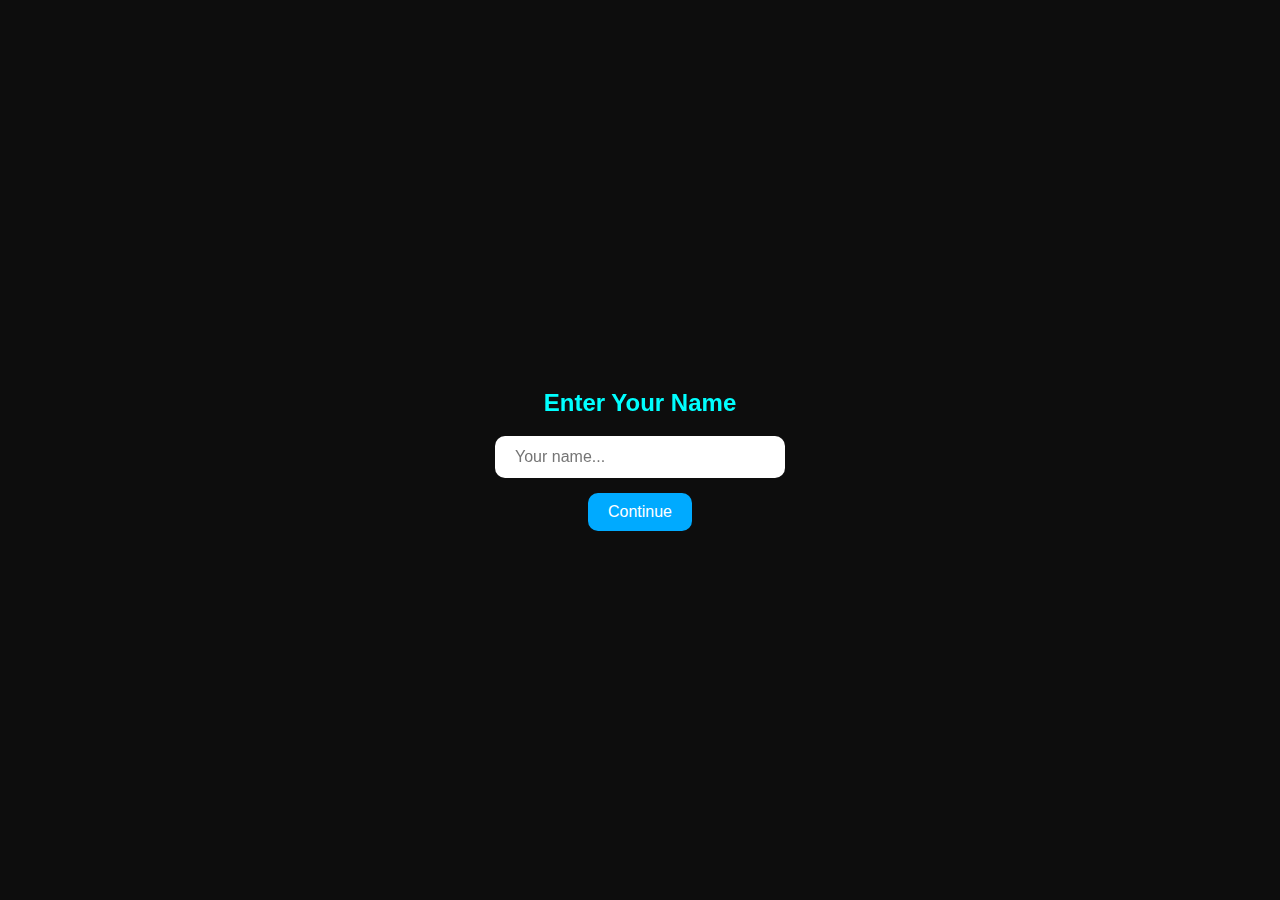
<file: frontend/index.html>
<!DOCTYPE html>
<html>
<head>
  <title>INAI Chatbot</title>
  <style>
    body {
      font-family: 'Segoe UI', sans-serif;
      background: linear-gradient(135deg, #1e1e1e, #121212);
      color: #fff;
      margin: 0;
      padding: 0;
    }

    #usernamePrompt {
      position: fixed;
      inset: 0;
      background-color: #000000f2;
      display: flex;
      flex-direction: column;
      align-items: center;
      justify-content: center;
      z-index: 9999;
    }

    #usernamePrompt input {
      padding: 12px 20px;
      border-radius: 10px;
      border: none;
      font-size: 16px;
      width: 250px;
      margin-bottom: 15px;
    }

    #usernamePrompt button {
      padding: 10px 20px;
      background-color: #00aaff;
      color: white;
      border: none;
      border-radius: 10px;
      font-size: 16px;
      cursor: pointer;
    }

    .chat-container {
      max-width: 600px;
      margin: 40px auto;
      background: #1c1c1c;
      border-radius: 20px;
      padding: 20px 25px;
      box-shadow: 0 10px 30px rgba(0,0,0,0.7);
      border: 1px solid #2e2e2e;
      display: none; /* Initially hidden until username entered */
    }

    h1 {
      text-align: center;
      margin-bottom: 20px;
      font-size: 26px;
      letter-spacing: 1px;
      color: #00ffff;
    }

    .input-row {
      margin-bottom: 15px;
    }

    .input-row label {
      display: block;
      margin-bottom: 5px;
      font-size: 14px;
      color: #bbb;
    }

    .input-row select {
      width: 100%;
      padding: 10px 12px;
      background: #2a2a2a;
      color: #fff;
      border: 1px solid #444;
      border-radius: 10px;
      font-size: 14px;
      transition: 0.2s ease;
    }

    .input-row select:focus {
      border-color: #00ccff;
      outline: none;
    }

    #chat-box {
      max-height: 350px;
      overflow-y: auto;
      padding: 10px;
      margin-bottom: 15px;
      border-radius: 12px;
      background-color: #222;
      border: 1px solid #333;
    }

    #messages {
      list-style: none;
      padding: 0;
      margin: 0;
    }

    #messages li {
      padding: 10px 15px;
      margin-bottom: 10px;
      border-radius: 15px;
      max-width: 80%;
      word-wrap: break-word;
    }

    #messages .user {
      background: #0055aa;
      color: #fff;
      align-self: flex-end;
      margin-left: auto;
      text-align: right;
    }

    #messages .bot {
      background: #333;
      color: #ffcc00;
      align-self: flex-start;
      margin-right: auto;
      text-align: left;
    }

    #controls {
      display: flex;
      gap: 10px;
      align-items: center;
      margin-top: 10px;
    }

    #messageInput {
      flex: 1;
      padding: 10px 15px;
      border-radius: 12px;
      background: #2a2a2a;
      color: #fff;
      border: 1px solid #444;
      font-size: 14px;
    }

    #sendBtn, #mic-btn {
      padding: 10px 16px;
      font-size: 15px;
      border-radius: 12px;
      border: none;
      cursor: pointer;
      transition: background 0.3s;
    }

    #sendBtn {
      background: #00aaff;
      color: #fff;
    }

    #sendBtn:hover {
      background: #0088cc;
    }

    #mic-btn {
      background: #00cc66;
      color: white;
    }

    #mic-btn:hover {
      background: #009955;
    }

    audio {
      margin-top: 10px;
      width: 100%;
    }

    pre {
      background: #111;
      color: #0f0;
      padding: 10px;
      border-radius: 10px;
      overflow-x: auto;
    }

    ul {
      padding-left: 20px;
    }
  </style>
  <script src="https://cdn.socket.io/4.7.5/socket.io.min.js"></script>
</head>
<body>

  <!-- Username Modal -->
  <div id="usernamePrompt">
    <h2 style="color:#00ffff">Enter Your Name</h2>
    <input type="text" id="usernameInput" placeholder="Your name..." />
    <button onclick="setUsername()">Continue</button>
  </div>

  <!-- Chat UI -->
  <div class="chat-container" id="chatUI">
    <h1>INAI Chatbot</h1>

    <div class="input-row">
      <label for="mode">Mode:</label>
      <select id="mode">
        <option value="friend">Friend</option>
        <option value="info">Info</option>
        <option value="elder">Elder</option>
        <option value="love">Love</option>
      </select>
    </div>

    <div id="chat-box">
      <ul id="messages"></ul>
    </div>

    <div id="controls">
      <input type="text" id="messageInput" placeholder="Type or Speak..." />
      <button id="sendBtn">Send</button>
      <button id="mic-btn">🎤</button>
    </div>

    <audio id="audioPlayer" hidden></audio>
  </div>

  <script>
    let socket;
    let audioQueue = [];
    let isPlaying = false;
    let username = "";

    function setUsername() {
      const input = document.getElementById("usernameInput");
      const name = input.value.trim();
      if (!name) {
        alert("Please enter your name");
        return;
      }
      username = name.replace(/\s+/g, "_").toLowerCase();

      document.getElementById("usernamePrompt").style.display = "none";
      document.getElementById("chatUI").style.display = "block";

      initializeSocket();
    }

    function initializeSocket() {
      socket = io("http://13.203.101.205:8000", { transports: ["websocket"] });

      socket.on("connect", () => {
        console.log("✅ Connected:", socket.id);
        socket.emit("register_user", { username });
      });

      socket.on("disconnect", () => {
        console.warn("❌ Disconnected from server");
        alert("INAI is under maintenance. Please try again later.");
      });

      socket.on("response", (data) => {
        const li = document.createElement("li");
        li.innerHTML = "<b>AI:</b><br>" + formatBotMessage(data.text || "[No reply received]");
        li.className = "bot";
        document.getElementById("messages").appendChild(li);
        document.getElementById("chat-box").scrollTop = document.getElementById("chat-box").scrollHeight;
        if (data.audio) playAudio(data.audio);
      });

      socket.on("streaming_audio", (data) => {
        if (data.audio) {
          audioQueue.push("data:audio/wav;base64," + data.audio);
          if (!isPlaying) playQueue();
        }
      });

      socket.on("mode_change", (data) => {
        document.getElementById("mode").value = data.mode;
      });
    }

    function sendMessage() {
      const input = document.getElementById("messageInput");
      const mode = document.getElementById("mode").value;
      const msg = input.value.trim();
      if (!msg) return;

      const audioPlayer = document.getElementById("audioPlayer");
      audioPlayer.pause();
      audioPlayer.currentTime = 0;
      isPlaying = false;
      audioQueue = [];

      const li = document.createElement("li");
      li.textContent = "You: " + msg;
      li.className = "user";
      document.getElementById("messages").appendChild(li);
      document.getElementById("chat-box").scrollTop = document.getElementById("chat-box").scrollHeight;
      input.value = '';

      socket.emit("user_message", { username, mode, text: msg });
    }

    function playAudio(audioBase64) {
      const audioPlayer = document.getElementById("audioPlayer");
      audioPlayer.src = "data:audio/wav;base64," + audioBase64;
      audioPlayer.hidden = false;
      audioPlayer.play();
    }

    function playQueue() {
      if (audioQueue.length === 0) {
        isPlaying = false;
        return;
      }
      isPlaying = true;
      const audioPlayer = document.getElementById("audioPlayer");
      const nextAudio = audioQueue.shift();
      audioPlayer.src = nextAudio;
      audioPlayer.hidden = false;
      audioPlayer.play();
      audioPlayer.onended = () => playQueue();
    }

    function startVoice() {
      const recognition = new (window.SpeechRecognition || window.webkitSpeechRecognition)();
      recognition.lang = "en-IN";
      recognition.start();
      recognition.onresult = (event) => {
        const speech = event.results[0][0].transcript;
        document.getElementById("messageInput").value = speech;
        sendMessage();
      };
      recognition.onerror = (event) => {
        console.error("🎤 Voice recognition error:", event.error);
      };
    }

    function formatBotMessage(text) {
      text = text.replace(/```([\s\S]*?)```/g, (_, code) => `<pre><code>${escapeHtml(code)}</code></pre>`);
      text = text.replace(/^\s*\*\s(.+)$/gm, '<li>$1</li>');
      text = text.replace(/(<li>.*<\/li>)/gs, '<ul>$1</ul>');
      return text.replace(/\n/g, '<br>');
    }

    function escapeHtml(text) {
      return text.replace(/&/g, "&amp;").replace(/</g, "&lt;").replace(/>/g, "&gt;");
    }

    document.getElementById("sendBtn").onclick = sendMessage;
    document.getElementById("mic-btn").onclick = startVoice;
  </script>
</body>
</html>
</file>
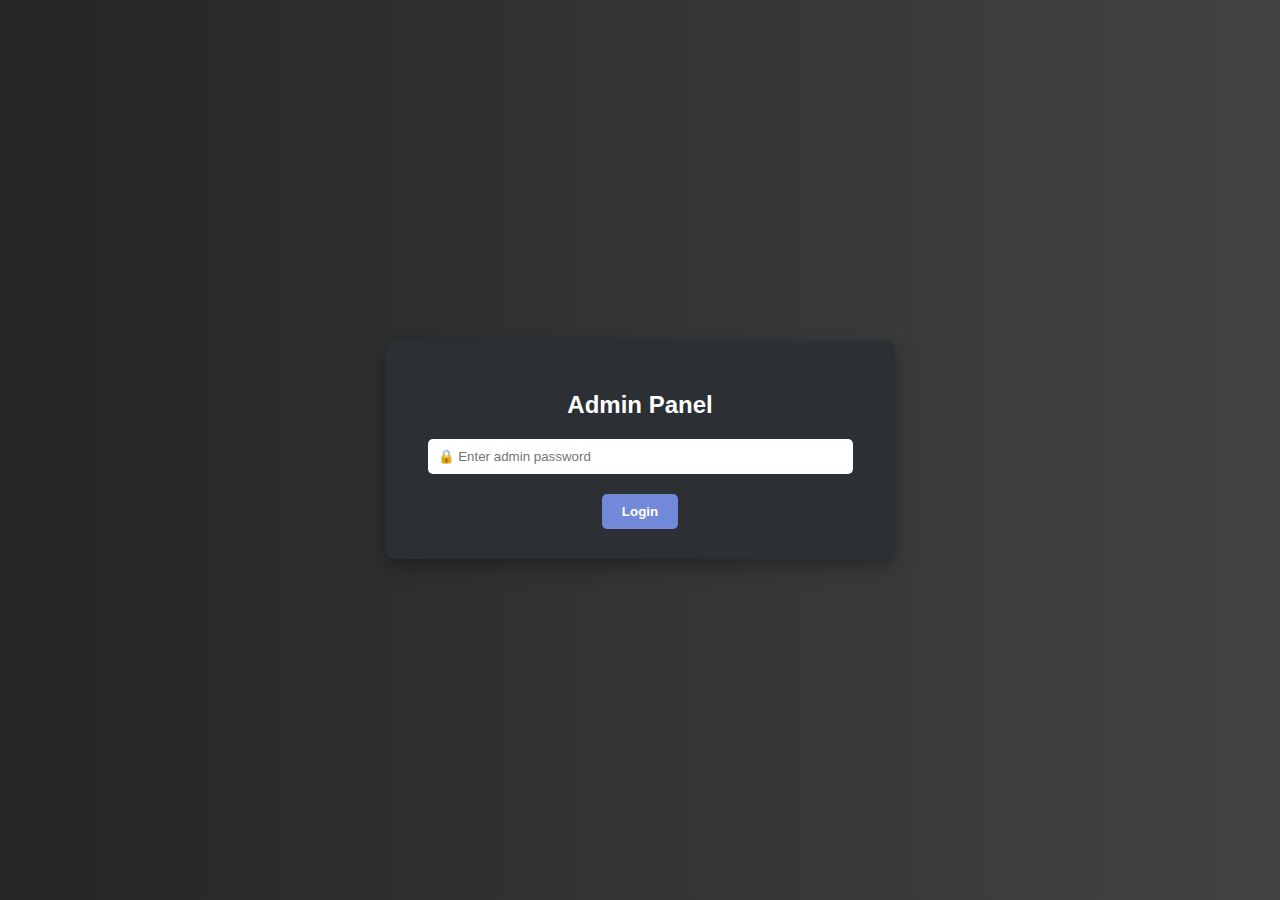
<file: templates/admin.html>
<!DOCTYPE html>
<html lang="en">
<head>
  <meta charset="UTF-8">
  <title>Admin Panel</title>
  <style>
    body {
      font-family: 'Segoe UI', sans-serif;
      background: linear-gradient(to right, #232526, #414345);
      color: #fff;
      display: flex;
      flex-direction: column;
      align-items: center;
      justify-content: center;
      height: 100vh;
      margin: 0;
    }

    .container {
      background-color: #2C2F33;
      padding: 30px;
      border-radius: 10px;
      box-shadow: 0 8px 20px rgba(0, 0, 0, 0.3);
      width: 450px;
      text-align: center;
    }

    input[type="password"] {
      padding: 10px;
      width: 90%;
      border-radius: 5px;
      border: none;
      margin-bottom: 20px;
    }

    button {
      padding: 10px 20px;
      background-color: #7289DA;
      border: none;
      border-radius: 5px;
      color: #fff;
      font-weight: bold;
      cursor: pointer;
    }

    button:hover {
      background-color: #5B6EAE;
    }

    .switch {
      position: relative;
      display: inline-block;
      width: 60px;
      height: 30px;
    }

    .switch input {
      opacity: 0;
      width: 0;
      height: 0;
    }

    .slider {
      position: absolute;
      cursor: pointer;
      top: 0; left: 0; right: 0; bottom: 0;
      background-color: #ccc;
      transition: 0.4s;
      border-radius: 30px;
    }

    .slider:before {
      position: absolute;
      content: "";
      height: 24px;
      width: 24px;
      left: 3px;
      bottom: 3px;
      background-color: white;
      transition: 0.4s;
      border-radius: 50%;
    }

    input:checked + .slider {
      background-color: #43B581;
    }

    input:checked + .slider:before {
      transform: translateX(30px);
    }

    #toggle-section, #monitoring-section {
      display: none;
      margin-top: 20px;
    }

    #monitor-output {
      text-align: left;
      max-height: 200px;
      overflow: auto;
      background: #1E1E1E;
      padding: 10px;
      border-radius: 5px;
    }
  </style>
</head>
<body>
  <div class="container">
    <h2>Admin Panel</h2>

    <!-- Login section -->
    <div id="login-section">
      <input type="password" id="password" placeholder="🔒 Enter admin password">
      <br>
      <button onclick="checkPassword()">Login</button>
      <p id="login-error" style="color: red; display: none;">💔 Incorrect password</p>
    </div>

    <!-- Toggle key section -->
    <div id="toggle-section">
      <label class="switch">
        <input type="checkbox" id="toggle" onchange="sendToggle()">
        <span class="slider"></span>
      </label>
      <div id="status">Status will appear after login</div>
    </div>

    <!-- Mongo Monitoring (optional: enable if needed) -->
    <!-- 
    <div id="monitoring-section">
      <h3>📊 MongoDB Monitoring</h3>
      <button onclick="loadMonitoring()">🔄 Refresh</button>
      <pre id="monitor-output">...</pre>
    </div>
    -->
  </div>

  <script>
    let enteredPassword = "";

    async function checkPassword() {
    enteredPassword = document.getElementById("password").value.trim();
    if (!enteredPassword) return;

    const test = await fetch("/login", {
        method: "POST",
        headers: { 'Content-Type': 'application/json' },
        body: JSON.stringify({ password: enteredPassword })
    });

    const result = await test.json();

    if (result.detail) {
        document.getElementById("login-error").style.display = "block";
    } else {
        document.getElementById("login-error").style.display = "none";
        document.getElementById("login-section").style.display = "none";
        document.getElementById("toggle-section").style.display = "block";

        const toggle = document.getElementById("toggle");
        const status = document.getElementById("status");

        // ✅ Set toggle ON/OFF based on server status
        toggle.checked = result.socket;
        status.innerText = result.socket ? "🟢 System is ON" : "🔴 System is OFF";
    }
    }


    async function sendToggle() {
    const res = await fetch("/toggle", {
        method: "POST",
        headers: { 'Content-Type': 'application/json' },
        body: JSON.stringify({ password: enteredPassword })
    });

    const data = await res.json();

    const status = document.getElementById("status");
    const toggle = document.getElementById("toggle");

    if (data.detail) {
        status.innerText = "❌ Invalid password!";
        return;
    }

    // ✅ Update toggle.checked and status text
    toggle.checked = data.socket;
    status.innerText = data.socket ? "🟢 System is ON" : "🔴 System is OFF";
    }


  </script>
</body>
</html>
</file>
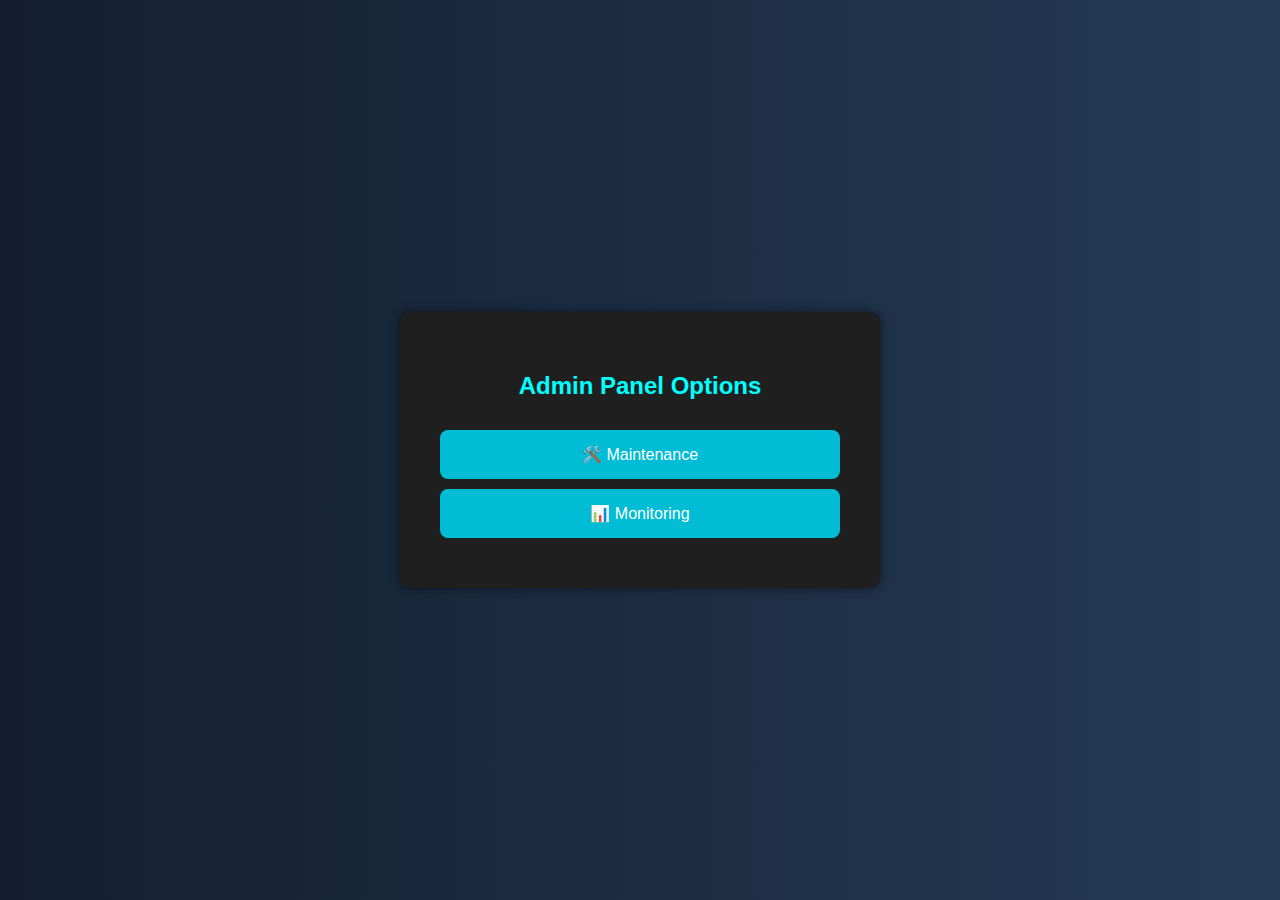
<file: templates/admin_panel.html>
<!DOCTYPE html>
<html lang="en">
<head>
  <meta charset="UTF-8">
  <title>Admin Panel</title>
  <style>
    body {
      font-family: 'Segoe UI', sans-serif;
      background: linear-gradient(to right, #141e30, #243b55);
      color: #fff;
      margin: 0;
      padding: 0;
      display: flex;
      justify-content: center;
      align-items: center;
      height: 100vh;
    }

    .container {
      background-color: #1f1f1f;
      padding: 40px;
      border-radius: 10px;
      box-shadow: 0 0 10px rgba(0,0,0,0.5);
      text-align: center;
      width: 400px;
    }

    h2 {
      margin-bottom: 30px;
      color: #00ffff;
    }

    .admin-option {
      display: block;
      width: 100%;
      padding: 15px;
      margin: 10px 0;
      background-color: #00bcd4;
      border: none;
      border-radius: 8px;
      font-size: 16px;
      color: #fff;
      cursor: pointer;
      transition: background-color 0.3s ease;
    }

    .admin-option:hover {
      background-color: #0097a7;
    }
  </style>
</head>
<body>
  <div class="container">
    <h2>Admin Panel Options</h2>

    <!-- ✅ FIXED: method="GET", URL matches route -->
    <form method="GET" action="/INAI520/maintenance">
      <button class="admin-option" type="submit">🛠️ Maintenance</button>
    </form>

    <!-- ✅ FIXED: correct route is /admin/monitor -->
    <form method="GET" action="/INAI520/monitor">
      <button class="admin-option" type="submit">📊 Monitoring</button>
    </form>

  </div>
</body>
</html>
</file>
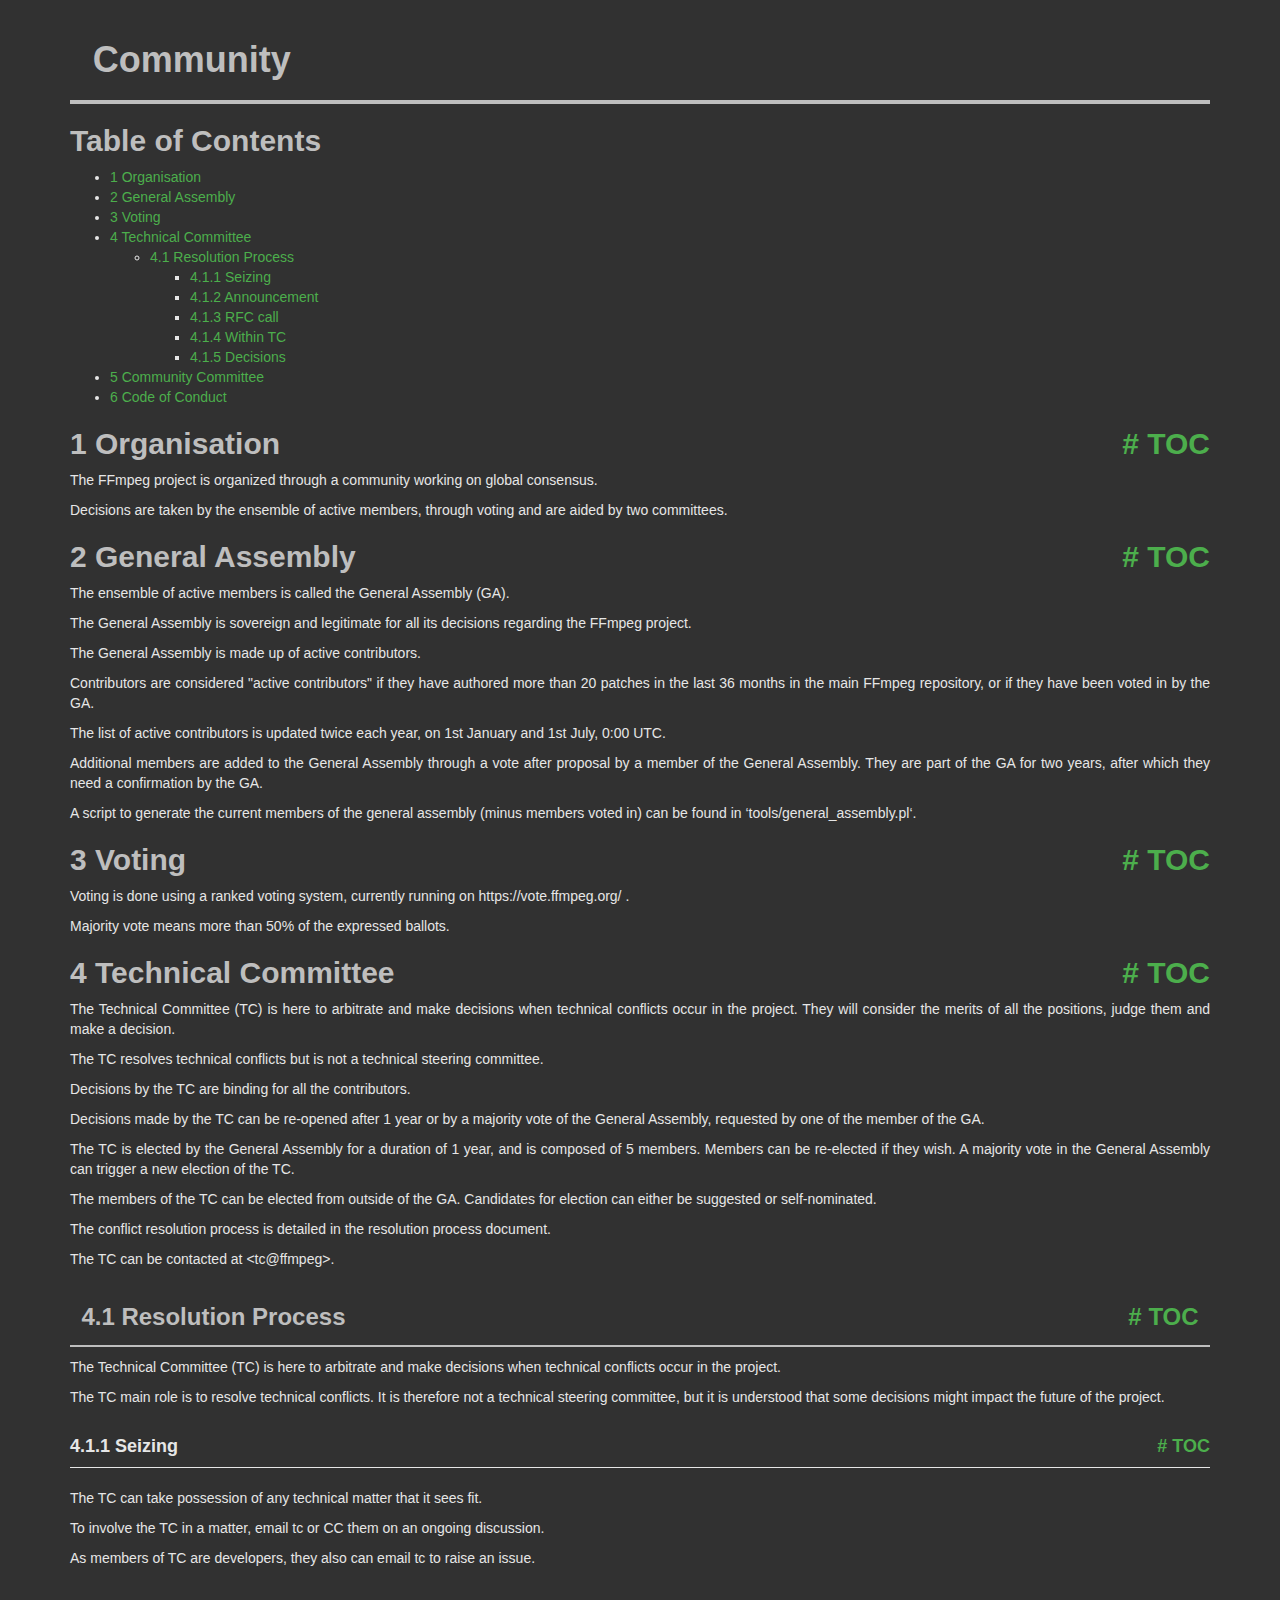
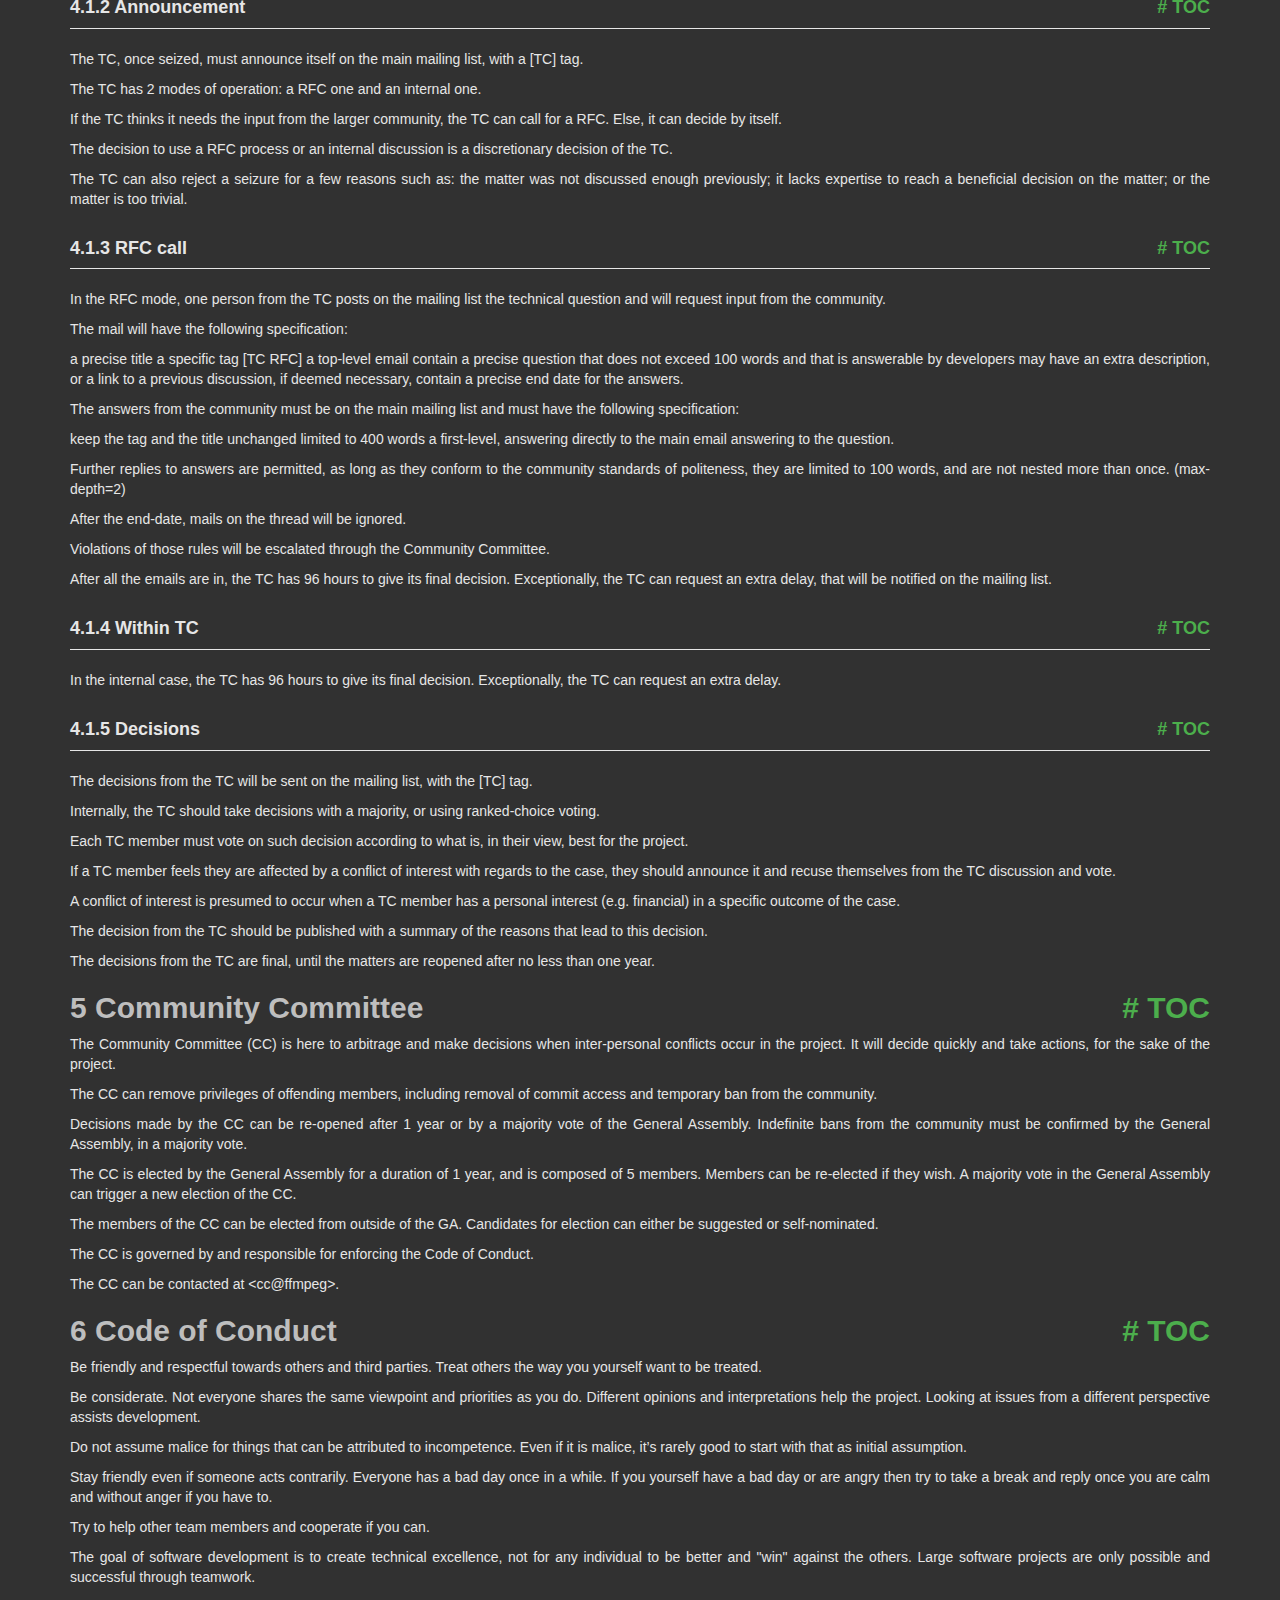
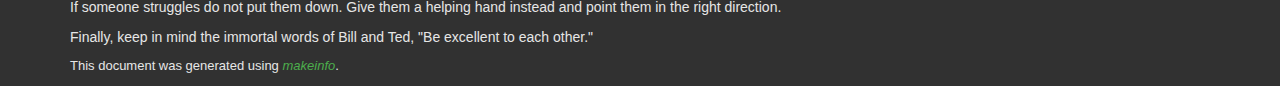
<file: Models/ffmpeg/doc/community.html>
<!DOCTYPE html PUBLIC "-//W3C//DTD HTML 4.01 Transitional//EN" "http://www.w3.org/TR/html4/loose.dtd">
<html>
<!-- Created by , GNU Texinfo 7.1.1 -->
  <head>
    <meta charset="utf-8">
    <title>
      Community
    </title>
    <meta name="viewport" content="width=device-width,initial-scale=1.0">
    <link rel="stylesheet" type="text/css" href="bootstrap.min.css">
    <link rel="stylesheet" type="text/css" href="style.min.css">
  </head>
  <body>
    <div class="container">
      <h1>
      Community
      </h1>


<a name="SEC_Top"></a>

<div class="element-contents" id="SEC_Contents">
<h2 class="contents-heading">Table of Contents</h2>

<div class="contents">

<ul class="toc-numbered-mark">
  <li><a id="toc-Organisation-1" href="#Organisation-1">1 Organisation</a></li>
  <li><a id="toc-General-Assembly-1" href="#General-Assembly-1">2 General Assembly</a></li>
  <li><a id="toc-Voting-1" href="#Voting-1">3 Voting</a></li>
  <li><a id="toc-Technical-Committee-1" href="#Technical-Committee-1">4 Technical Committee</a>
  <ul class="toc-numbered-mark">
    <li><a id="toc-Resolution-Process-1" href="#Resolution-Process-1">4.1 Resolution Process</a>
    <ul class="toc-numbered-mark">
      <li><a id="toc-Seizing" href="#Seizing">4.1.1 Seizing</a></li>
      <li><a id="toc-Announcement" href="#Announcement">4.1.2 Announcement</a></li>
      <li><a id="toc-RFC-call" href="#RFC-call">4.1.3 RFC call</a></li>
      <li><a id="toc-Within-TC" href="#Within-TC">4.1.4 Within TC</a></li>
      <li><a id="toc-Decisions" href="#Decisions">4.1.5 Decisions</a></li>
    </ul></li>
  </ul></li>
  <li><a id="toc-Community-Committee-1" href="#Community-Committee-1">5 Community Committee</a></li>
  <li><a id="toc-Code-of-Conduct-1" href="#Code-of-Conduct-1">6 Code of Conduct</a></li>
</ul>
</div>
</div>

<a class="anchor" id="Organisation"></a><a name="Organisation-1"></a>
<h2 class="chapter">1 Organisation<span class="pull-right"><a class="anchor hidden-xs" href="#Organisation-1" aria-hidden="true">#</a> <a class="anchor hidden-xs"href="#toc-Organisation-1" aria-hidden="true">TOC</a></span></h2>

<p>The FFmpeg project is organized through a community working on global consensus.
</p>
<p>Decisions are taken by the ensemble of active members, through voting and are aided by two committees.
</p>
<a class="anchor" id="General-Assembly"></a><a name="General-Assembly-1"></a>
<h2 class="chapter">2 General Assembly<span class="pull-right"><a class="anchor hidden-xs" href="#General-Assembly-1" aria-hidden="true">#</a> <a class="anchor hidden-xs"href="#toc-General-Assembly-1" aria-hidden="true">TOC</a></span></h2>

<p>The ensemble of active members is called the General Assembly (GA).
</p>
<p>The General Assembly is sovereign and legitimate for all its decisions regarding the FFmpeg project.
</p>
<p>The General Assembly is made up of active contributors.
</p>
<p>Contributors are considered &quot;active contributors&quot; if they have authored more than 20 patches in the last 36 months in the main FFmpeg repository, or if they have been voted in by the GA.
</p>
<p>The list of active contributors is updated twice each year, on 1st January and 1st July, 0:00 UTC.
</p>
<p>Additional members are added to the General Assembly through a vote after proposal by a member of the General Assembly. They are part of the GA for two years, after which they need a confirmation by the GA.
</p>
<p>A script to generate the current members of the general assembly (minus members voted in) can be found in &lsquo;tools/general_assembly.pl&lsquo;.
</p>
<a class="anchor" id="Voting"></a><a name="Voting-1"></a>
<h2 class="chapter">3 Voting<span class="pull-right"><a class="anchor hidden-xs" href="#Voting-1" aria-hidden="true">#</a> <a class="anchor hidden-xs"href="#toc-Voting-1" aria-hidden="true">TOC</a></span></h2>

<p>Voting is done using a ranked voting system, currently running on https://vote.ffmpeg.org/ .
</p>
<p>Majority vote means more than 50% of the expressed ballots.
</p>
<a class="anchor" id="Technical-Committee"></a><a name="Technical-Committee-1"></a>
<h2 class="chapter">4 Technical Committee<span class="pull-right"><a class="anchor hidden-xs" href="#Technical-Committee-1" aria-hidden="true">#</a> <a class="anchor hidden-xs"href="#toc-Technical-Committee-1" aria-hidden="true">TOC</a></span></h2>

<p>The Technical Committee (TC) is here to arbitrate and make decisions when technical conflicts occur in the project. They will consider the merits of all the positions, judge them and make a decision.
</p>
<p>The TC resolves technical conflicts but is not a technical steering committee.
</p>
<p>Decisions by the TC are binding for all the contributors.
</p>
<p>Decisions made by the TC can be re-opened after 1 year or by a majority vote of the General Assembly, requested by one of the member of the GA.
</p>
<p>The TC is elected by the General Assembly for a duration of 1 year, and is composed of 5 members. Members can be re-elected if they wish. A majority vote in the General Assembly can trigger a new election of the TC.
</p>
<p>The members of the TC can be elected from outside of the GA. Candidates for election can either be suggested or self-nominated.
</p>
<p>The conflict resolution process is detailed in the resolution process document.
</p>
<p>The TC can be contacted at &lt;tc@ffmpeg&gt;.
</p>
<a class="anchor" id="Resolution-Process"></a><a name="Resolution-Process-1"></a>
<h3 class="section">4.1 Resolution Process<span class="pull-right"><a class="anchor hidden-xs" href="#Resolution-Process-1" aria-hidden="true">#</a> <a class="anchor hidden-xs"href="#toc-Resolution-Process-1" aria-hidden="true">TOC</a></span></h3>

<p>The Technical Committee (TC) is here to arbitrate and make decisions when technical conflicts occur in the project.
</p>
<p>The TC main role is to resolve technical conflicts. It is therefore not a technical steering committee, but it is understood that some decisions might impact the future of the project.
</p>
<a name="Seizing"></a>
<h4 class="subsection">4.1.1 Seizing<span class="pull-right"><a class="anchor hidden-xs" href="#Seizing" aria-hidden="true">#</a> <a class="anchor hidden-xs"href="#toc-Seizing" aria-hidden="true">TOC</a></span></h4>

<p>The TC can take possession of any technical matter that it sees fit.
</p>
<p>To involve the TC in a matter, email tc&nbsp;or CC them on an ongoing discussion.
</p>
<p>As members of TC are developers, they also can email tc&nbsp;to raise an issue.
</p><a name="Announcement"></a>
<h4 class="subsection">4.1.2 Announcement<span class="pull-right"><a class="anchor hidden-xs" href="#Announcement" aria-hidden="true">#</a> <a class="anchor hidden-xs"href="#toc-Announcement" aria-hidden="true">TOC</a></span></h4>

<p>The TC, once seized, must announce itself on the main mailing list, with a [TC] tag.
</p>
<p>The TC has 2 modes of operation: a RFC one and an internal one.
</p>
<p>If the TC thinks it needs the input from the larger community, the TC can call for a RFC. Else, it can decide by itself.
</p>
<p>The decision to use a RFC process or an internal discussion is a discretionary decision of the TC.
</p>
<p>The TC can also reject a seizure for a few reasons such as: the matter was not discussed enough previously; it lacks expertise to reach a beneficial decision on the matter; or the matter is too trivial.
</p><a name="RFC-call"></a>
<h4 class="subsection">4.1.3 RFC call<span class="pull-right"><a class="anchor hidden-xs" href="#RFC-call" aria-hidden="true">#</a> <a class="anchor hidden-xs"href="#toc-RFC-call" aria-hidden="true">TOC</a></span></h4>

<p>In the RFC mode, one person from the TC posts on the mailing list the technical question and will request input from the community.
</p>
<p>The mail will have the following specification:
</p>
<p>a precise title
    a specific tag [TC RFC]
    a top-level email
    contain a precise question that does not exceed 100 words and that is answerable by developers
    may have an extra description, or a link to a previous discussion, if deemed necessary,
    contain a precise end date for the answers.
</p>
<p>The answers from the community must be on the main mailing list and must have the following specification:
</p>
<p>keep the tag and the title unchanged
    limited to 400 words
    a first-level, answering directly to the main email
    answering to the question.
</p>
<p>Further replies to answers are permitted, as long as they conform to the community standards of politeness, they are limited to 100 words, and are not nested more than once. (max-depth=2)
</p>
<p>After the end-date, mails on the thread will be ignored.
</p>
<p>Violations of those rules will be escalated through the Community Committee.
</p>
<p>After all the emails are in, the TC has 96 hours to give its final decision. Exceptionally, the TC can request an extra delay, that will be notified on the mailing list.
</p><a name="Within-TC"></a>
<h4 class="subsection">4.1.4 Within TC<span class="pull-right"><a class="anchor hidden-xs" href="#Within-TC" aria-hidden="true">#</a> <a class="anchor hidden-xs"href="#toc-Within-TC" aria-hidden="true">TOC</a></span></h4>

<p>In the internal case, the TC has 96 hours to give its final decision. Exceptionally, the TC can request an extra delay.
</p><a name="Decisions"></a>
<h4 class="subsection">4.1.5 Decisions<span class="pull-right"><a class="anchor hidden-xs" href="#Decisions" aria-hidden="true">#</a> <a class="anchor hidden-xs"href="#toc-Decisions" aria-hidden="true">TOC</a></span></h4>

<p>The decisions from the TC will be sent on the mailing list, with the [TC] tag.
</p>
<p>Internally, the TC should take decisions with a majority, or using ranked-choice voting.
</p>
<p>Each TC member must vote on such decision according to what is, in their view, best for the project.
</p>
<p>If a TC member feels they are affected by a conflict of interest with regards to the case, they should announce it and recuse themselves from the TC
discussion and vote.
</p>
<p>A conflict of interest is presumed to occur when a TC member has a personal interest (e.g. financial) in a specific outcome of the case.
</p>
<p>The decision from the TC should be published with a summary of the reasons that lead to this decision.
</p>
<p>The decisions from the TC are final, until the matters are reopened after no less than one year.
</p>
<a class="anchor" id="Community-Committee"></a><a name="Community-Committee-1"></a>
<h2 class="chapter">5 Community Committee<span class="pull-right"><a class="anchor hidden-xs" href="#Community-Committee-1" aria-hidden="true">#</a> <a class="anchor hidden-xs"href="#toc-Community-Committee-1" aria-hidden="true">TOC</a></span></h2>

<p>The Community Committee (CC) is here to arbitrage and make decisions when inter-personal conflicts occur in the project. It will decide quickly and take actions, for the sake of the project.
</p>
<p>The CC can remove privileges of offending members, including removal of commit access and temporary ban from the community.
</p>
<p>Decisions made by the CC can be re-opened after 1 year or by a majority vote of the General Assembly. Indefinite bans from the community must be confirmed by the General Assembly, in a majority vote.
</p>
<p>The CC is elected by the General Assembly for a duration of 1 year, and is composed of 5 members. Members can be re-elected if they wish. A majority vote in the General Assembly can trigger a new election of the CC.
</p>
<p>The members of the CC can be elected from outside of the GA. Candidates for election can either be suggested or self-nominated.
</p>
<p>The CC is governed by and responsible for enforcing the Code of Conduct.
</p>
<p>The CC can be contacted at &lt;cc@ffmpeg&gt;.
</p>
<a class="anchor" id="Code-of-Conduct"></a><a name="Code-of-Conduct-1"></a>
<h2 class="chapter">6 Code of Conduct<span class="pull-right"><a class="anchor hidden-xs" href="#Code-of-Conduct-1" aria-hidden="true">#</a> <a class="anchor hidden-xs"href="#toc-Code-of-Conduct-1" aria-hidden="true">TOC</a></span></h2>

<p>Be friendly and respectful towards others and third parties.
Treat others the way you yourself want to be treated.
</p>
<p>Be considerate. Not everyone shares the same viewpoint and priorities as you do.
Different opinions and interpretations help the project.
Looking at issues from a different perspective assists development.
</p>
<p>Do not assume malice for things that can be attributed to incompetence. Even if
it is malice, it&rsquo;s rarely good to start with that as initial assumption.
</p>
<p>Stay friendly even if someone acts contrarily. Everyone has a bad day
once in a while.
If you yourself have a bad day or are angry then try to take a break and reply
once you are calm and without anger if you have to.
</p>
<p>Try to help other team members and cooperate if you can.
</p>
<p>The goal of software development is to create technical excellence, not for any
individual to be better and &quot;win&quot; against the others. Large software projects
are only possible and successful through teamwork.
</p>
<p>If someone struggles do not put them down. Give them a helping hand
instead and point them in the right direction.
</p>
<p>Finally, keep in mind the immortal words of Bill and Ted,
&quot;Be excellent to each other.&quot;
</p>
      <p style="font-size: small;">
        This document was generated using <a class="uref" href="https://www.gnu.org/software/texinfo/"><em class="emph">makeinfo</em></a>.
      </p>
    </div>
  </body>
</html>
</file>
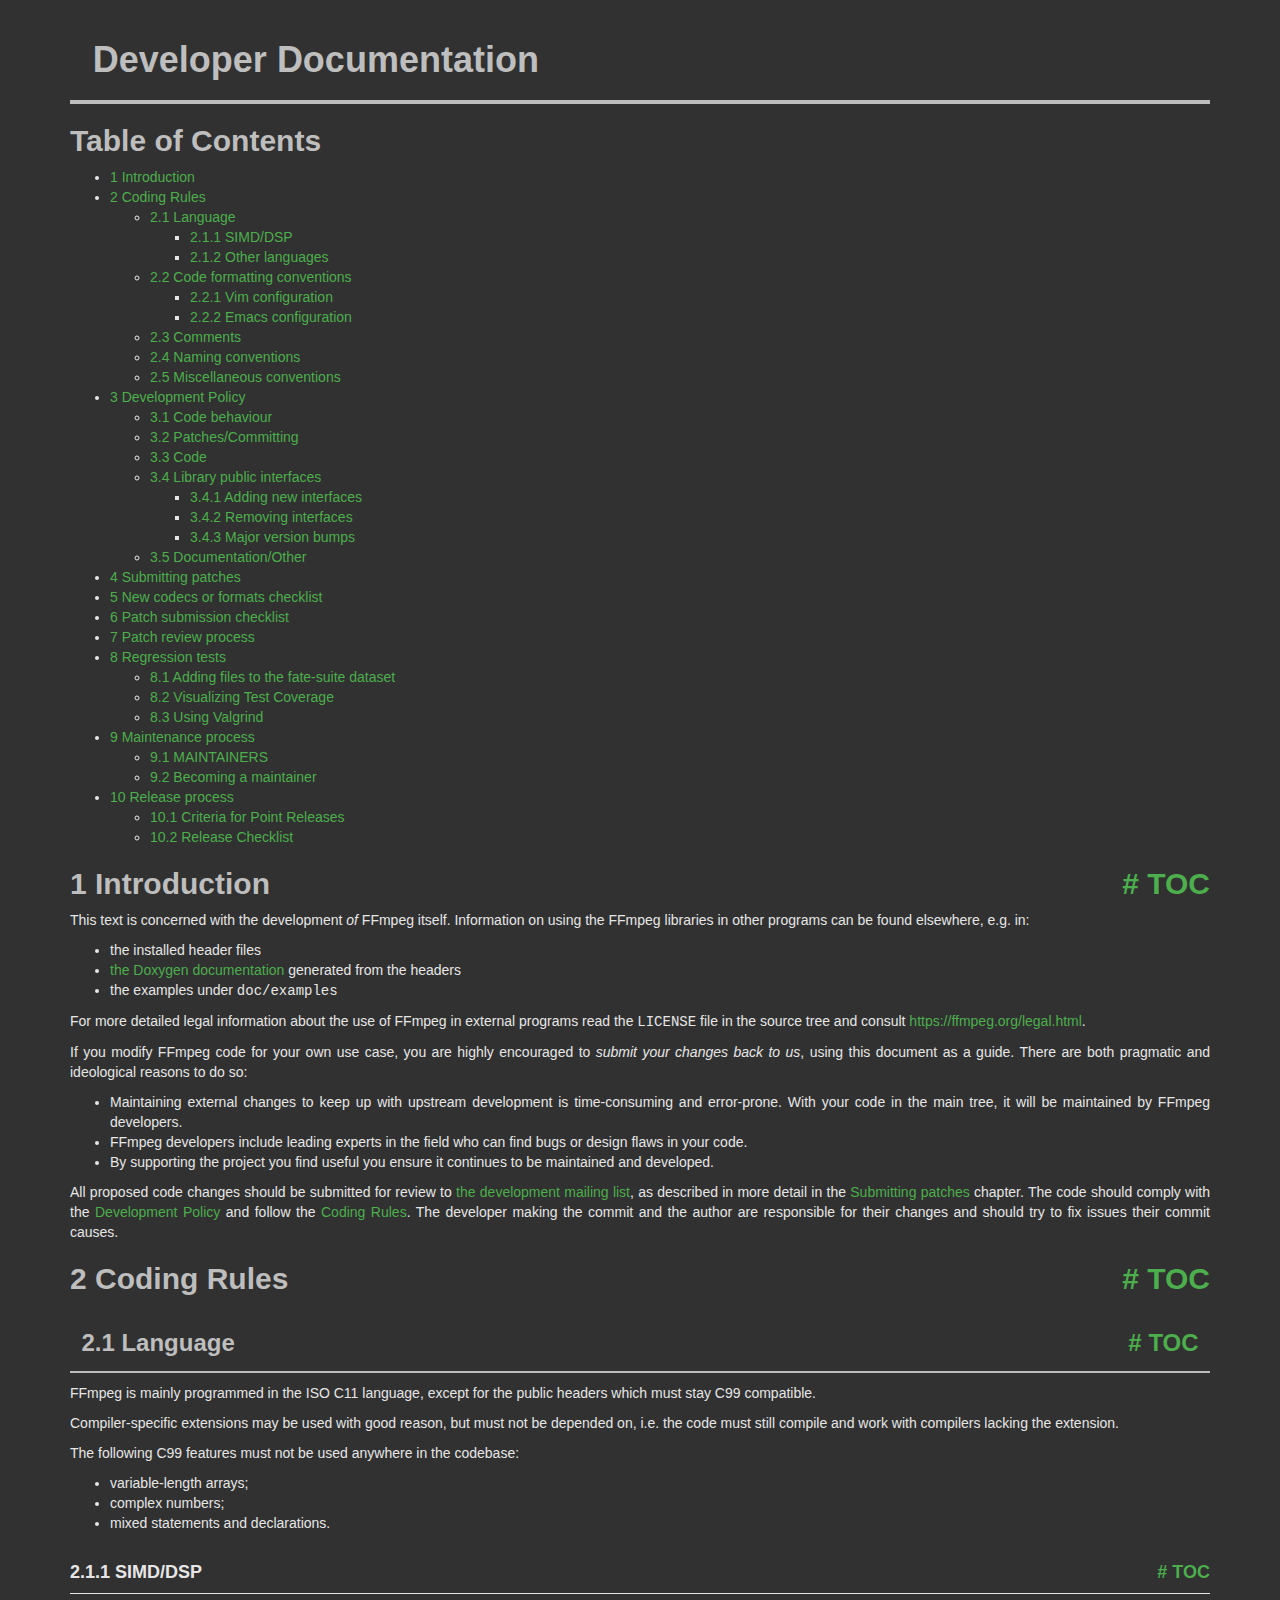
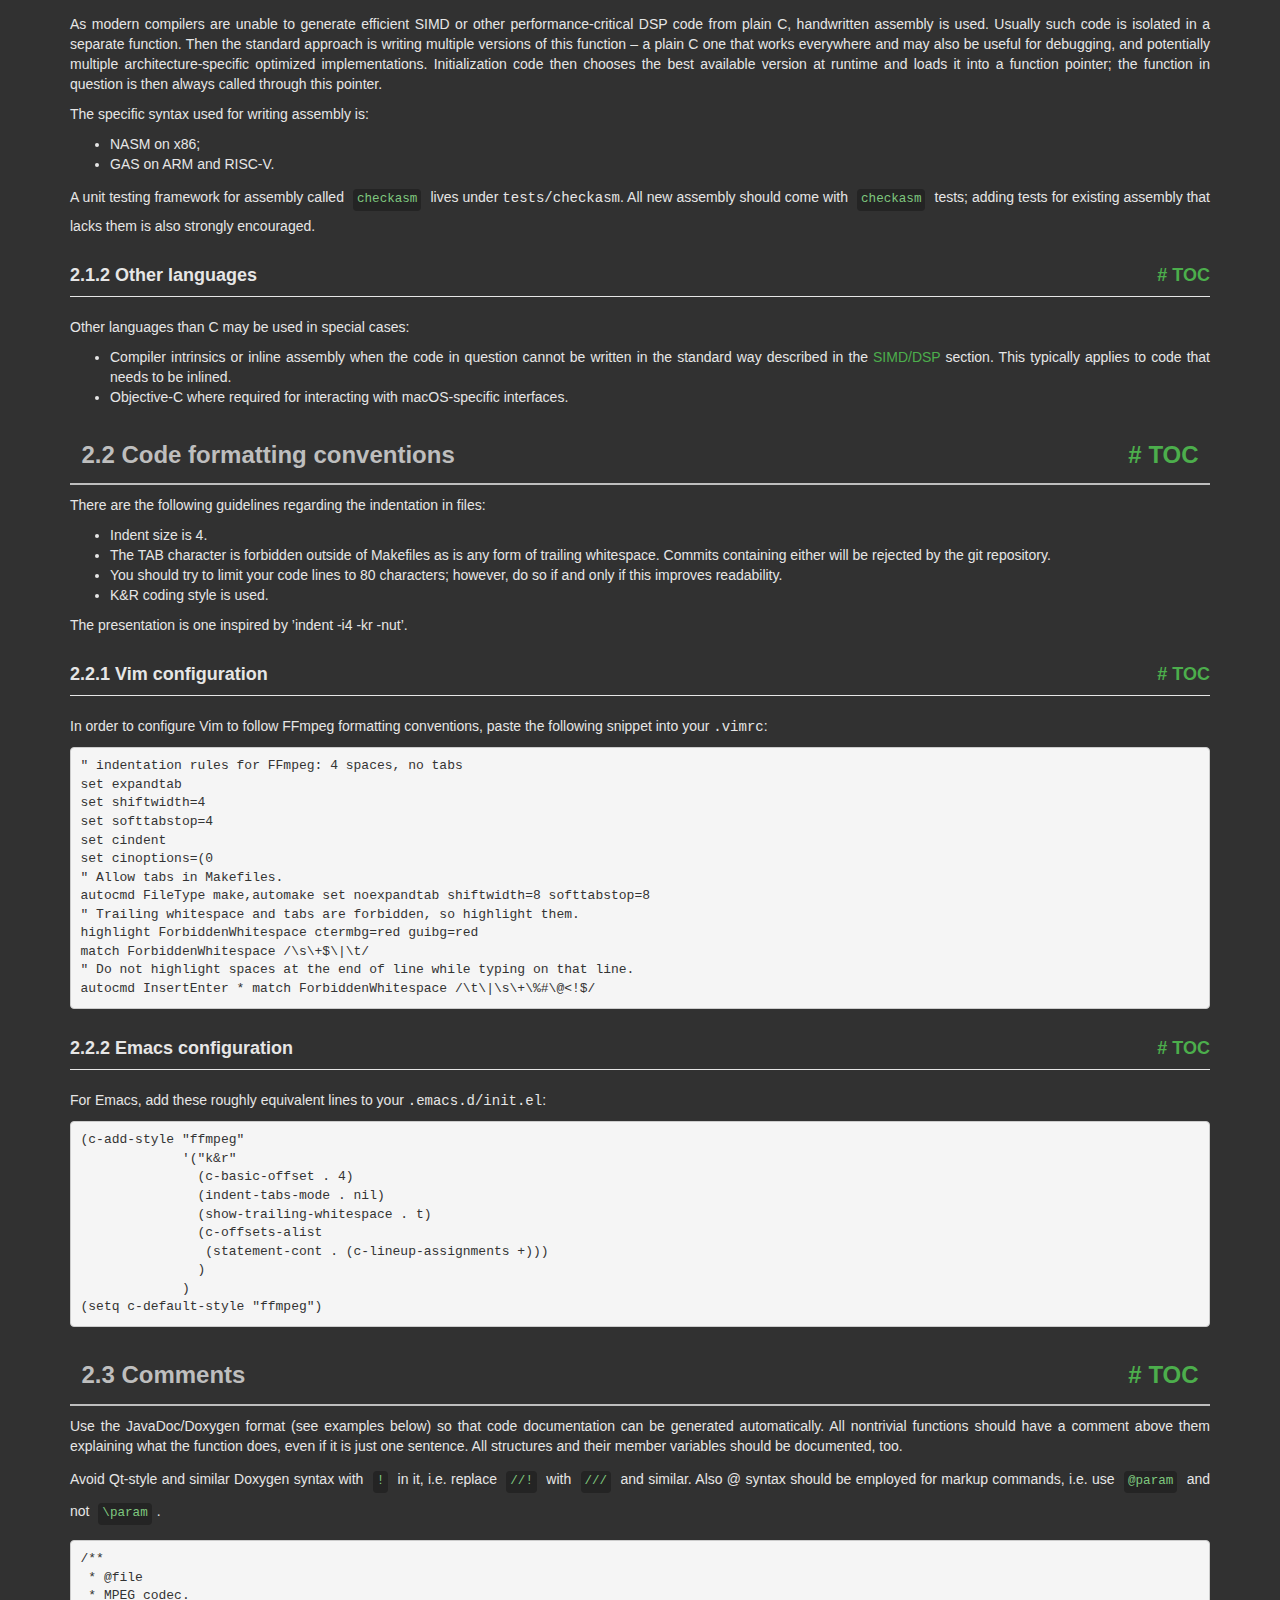
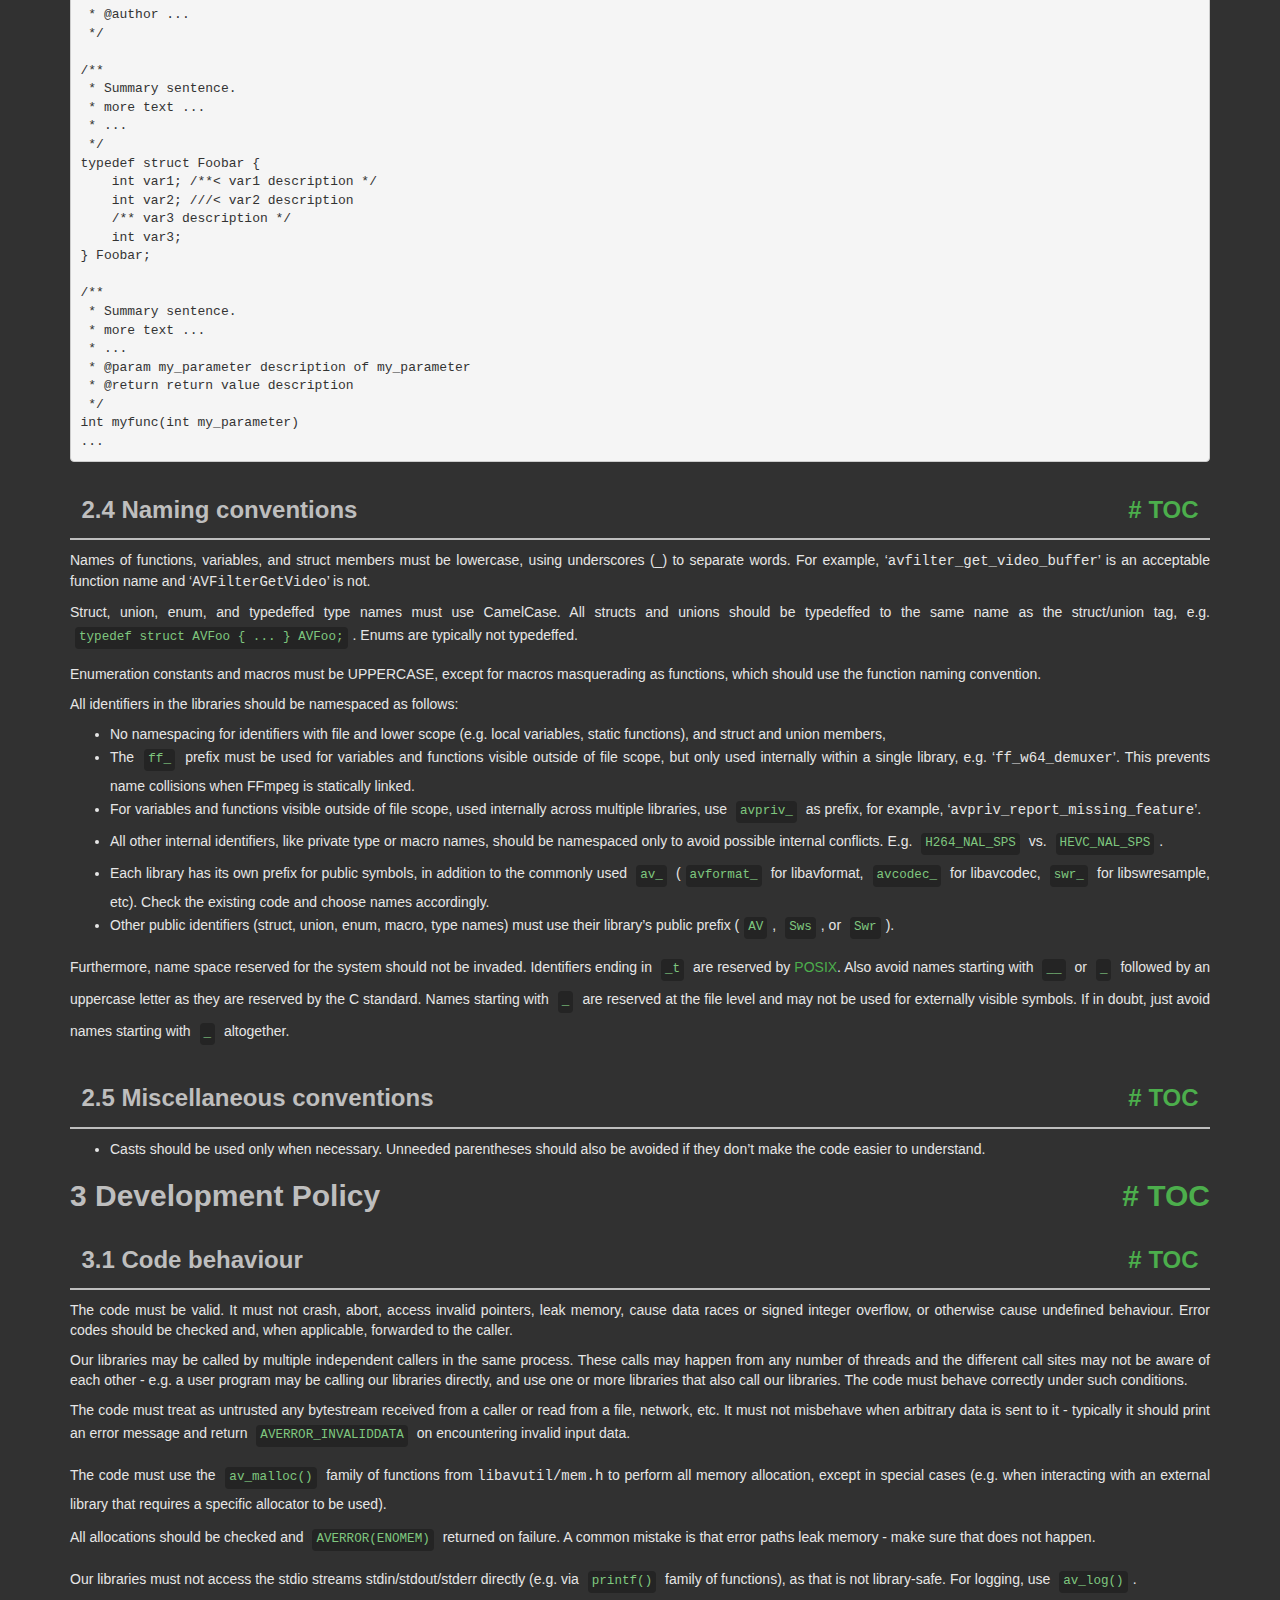
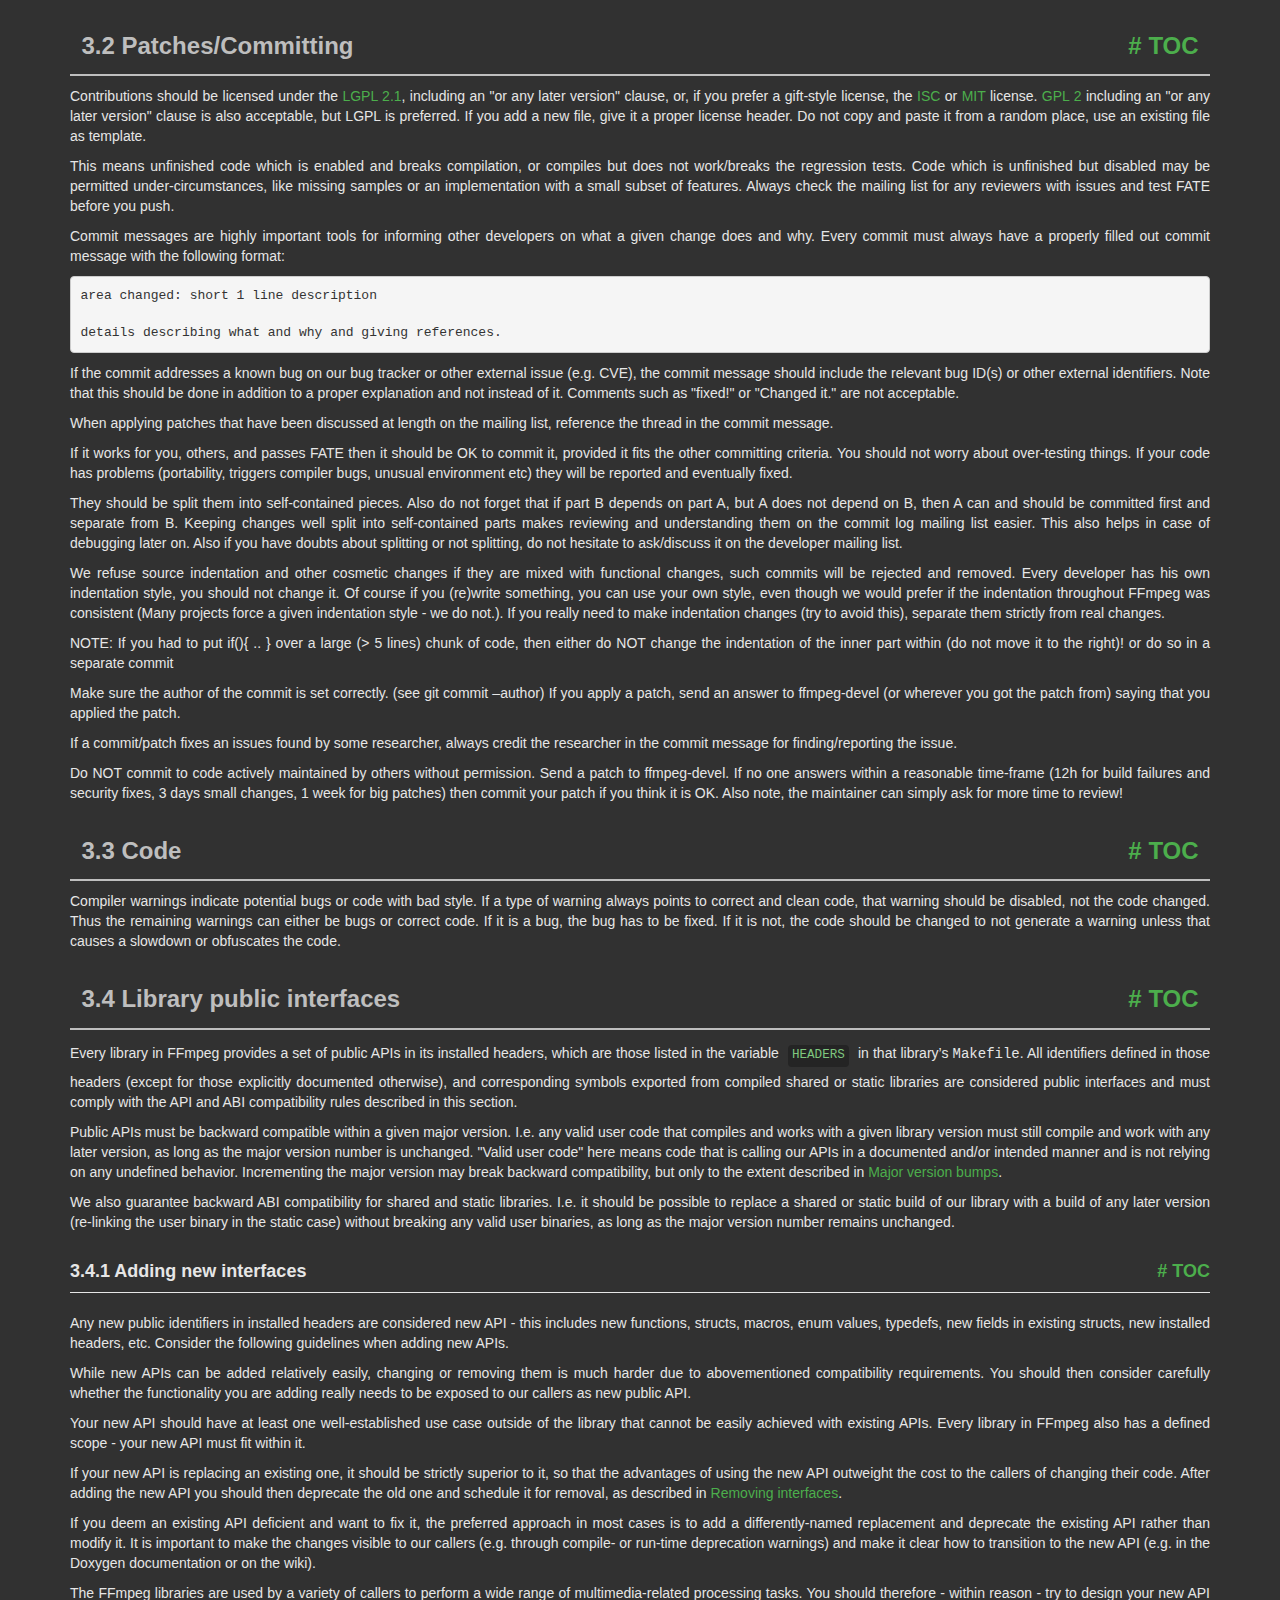
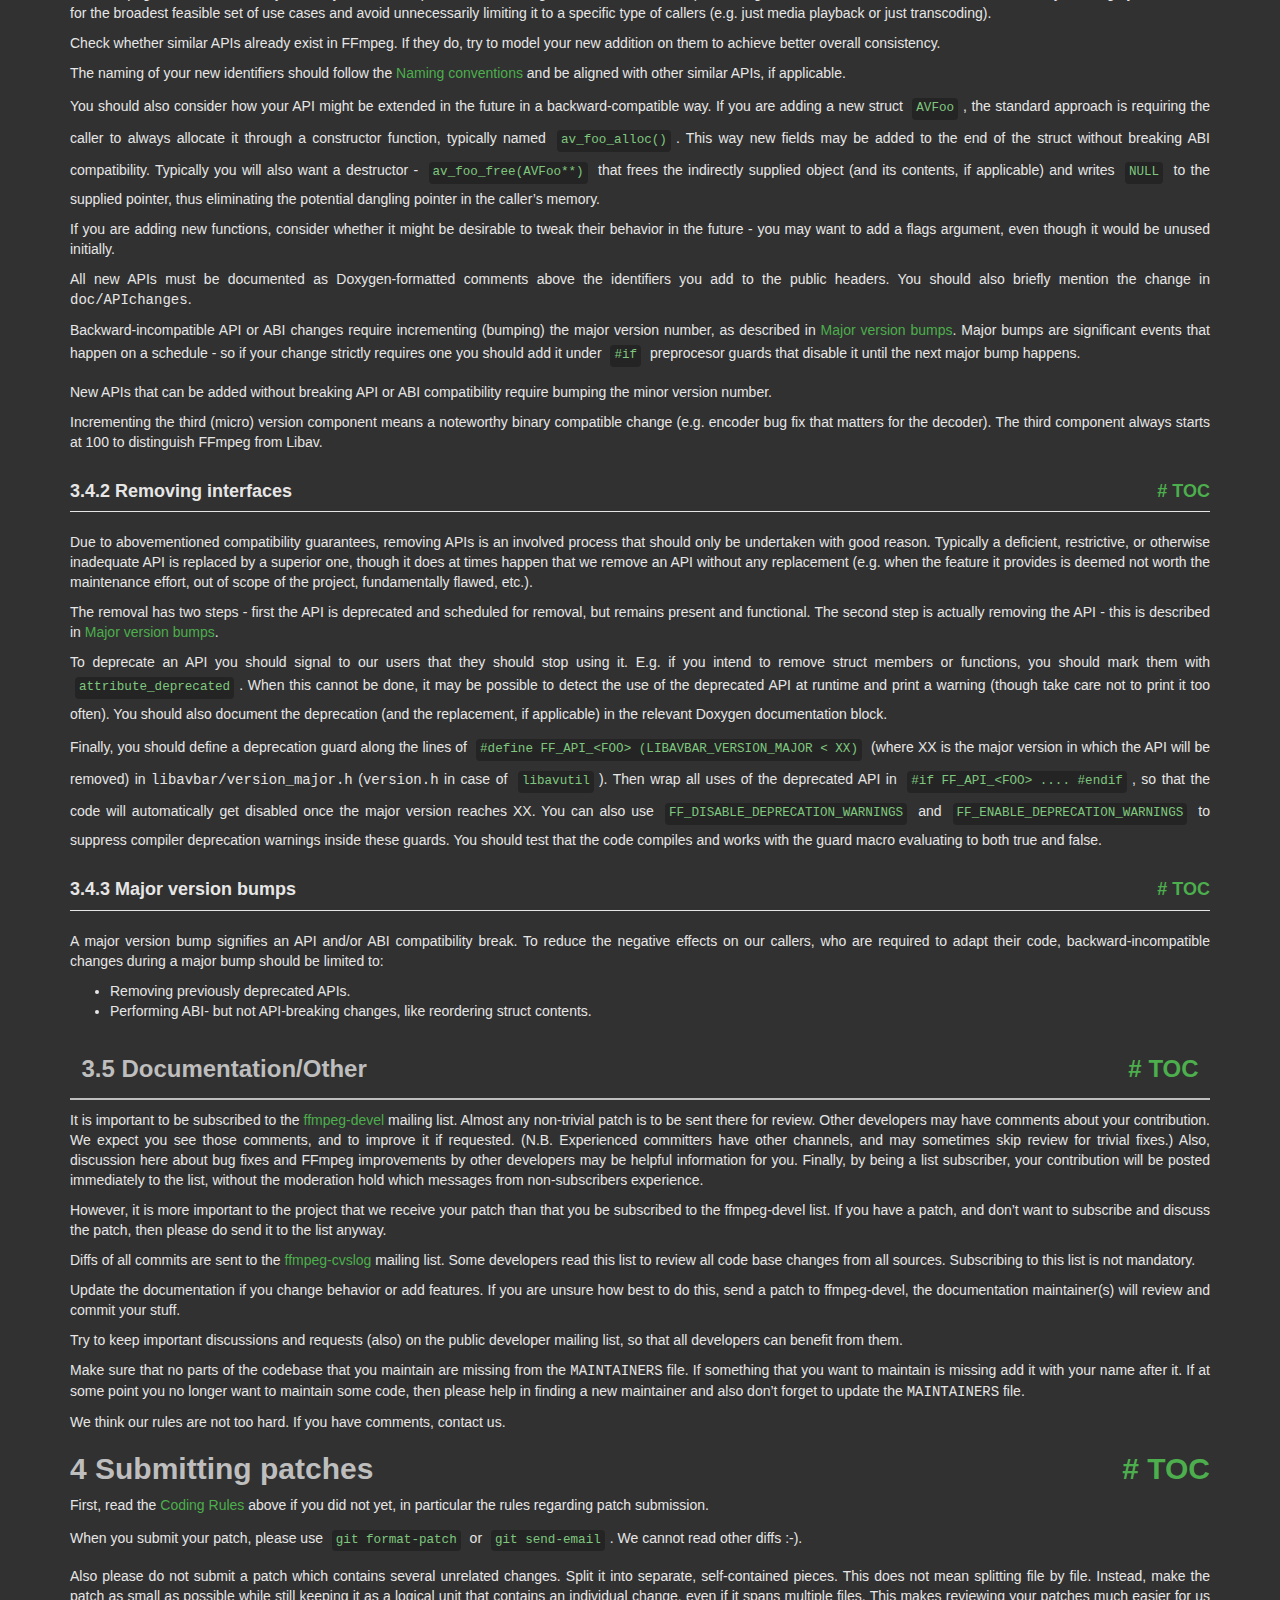
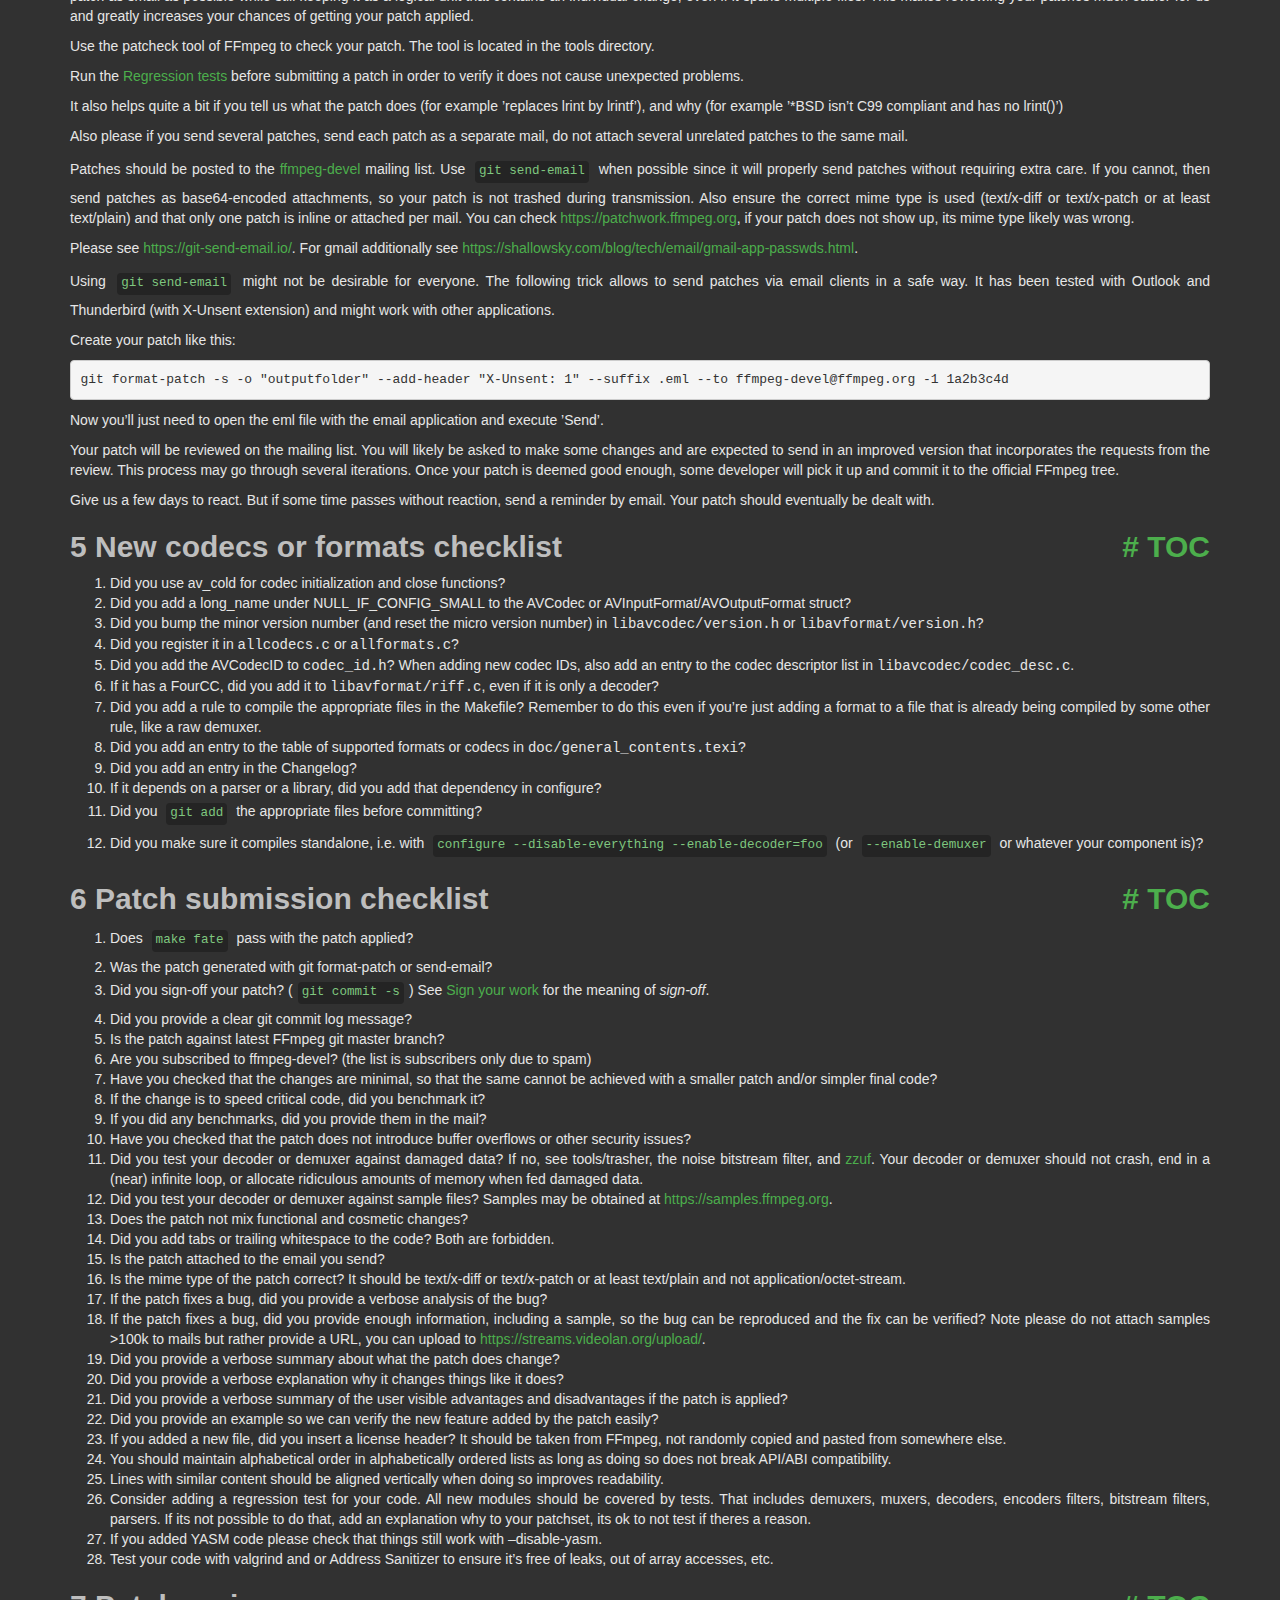
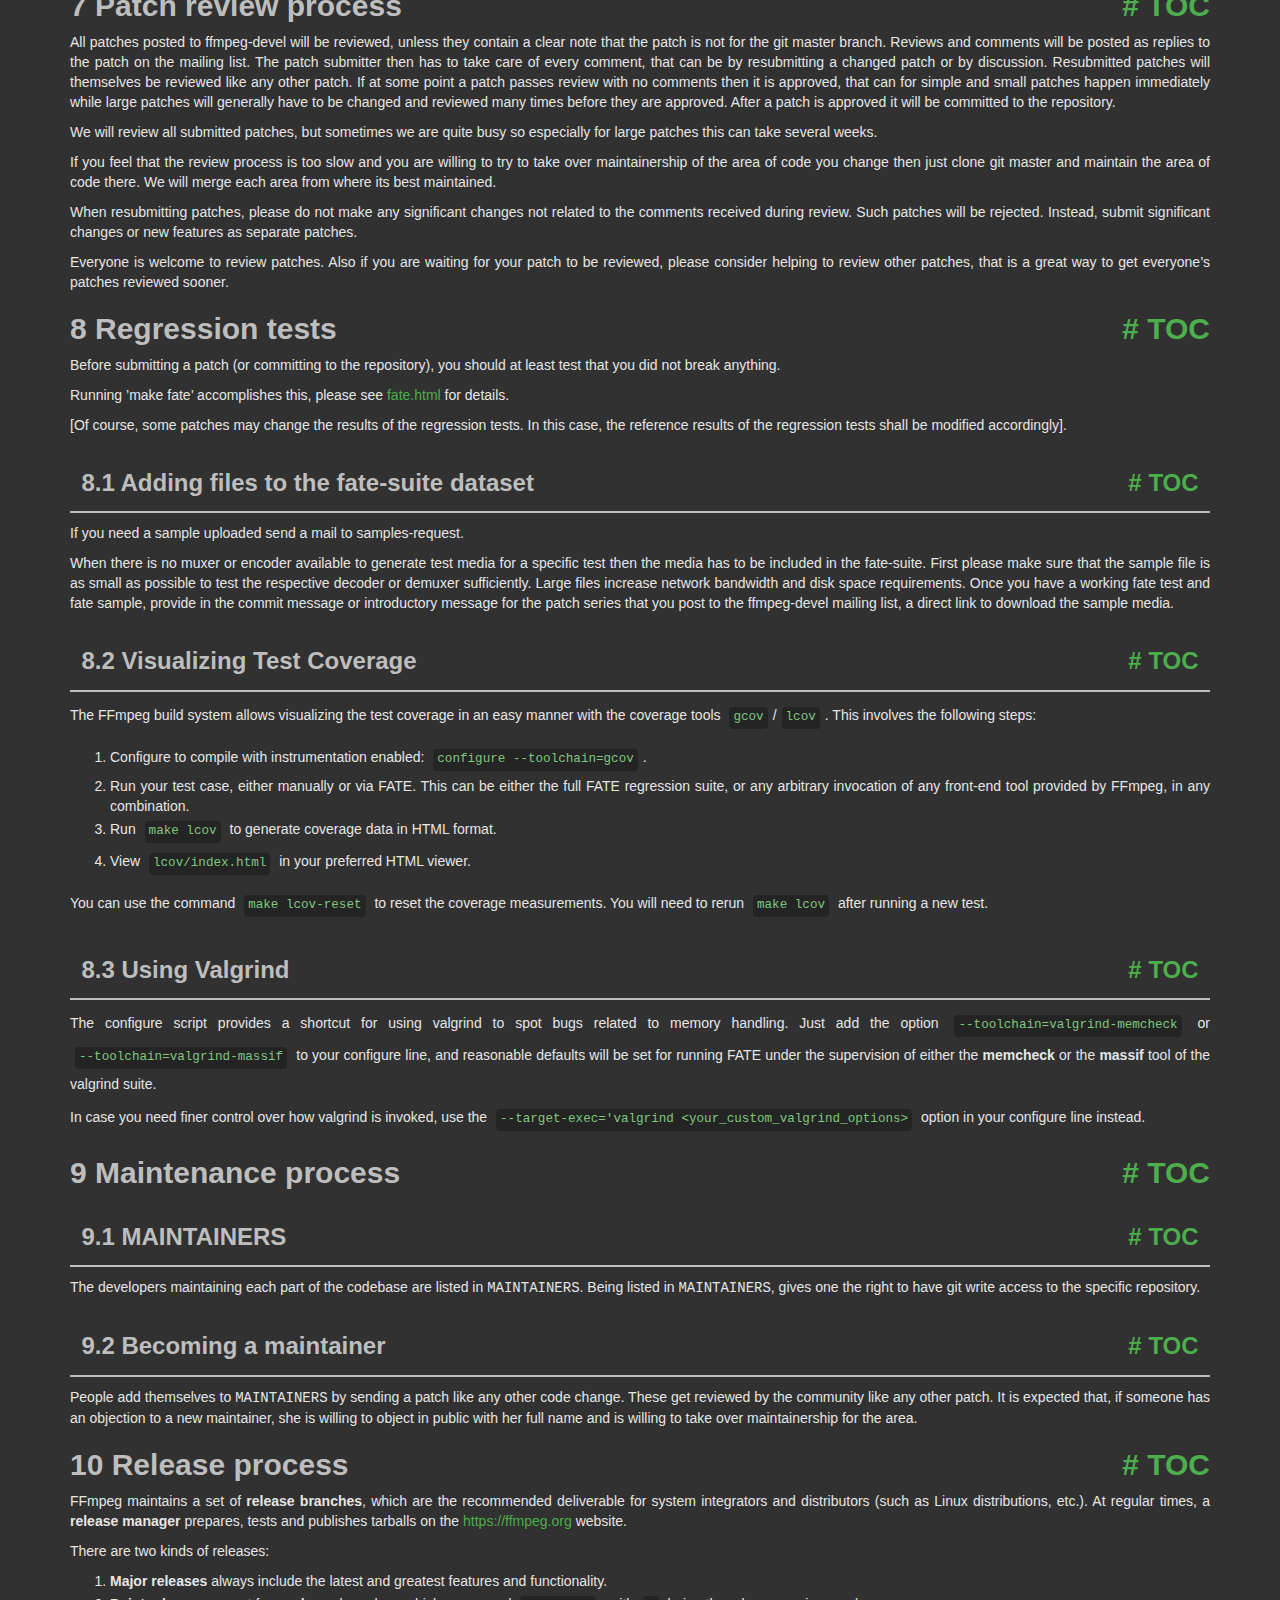
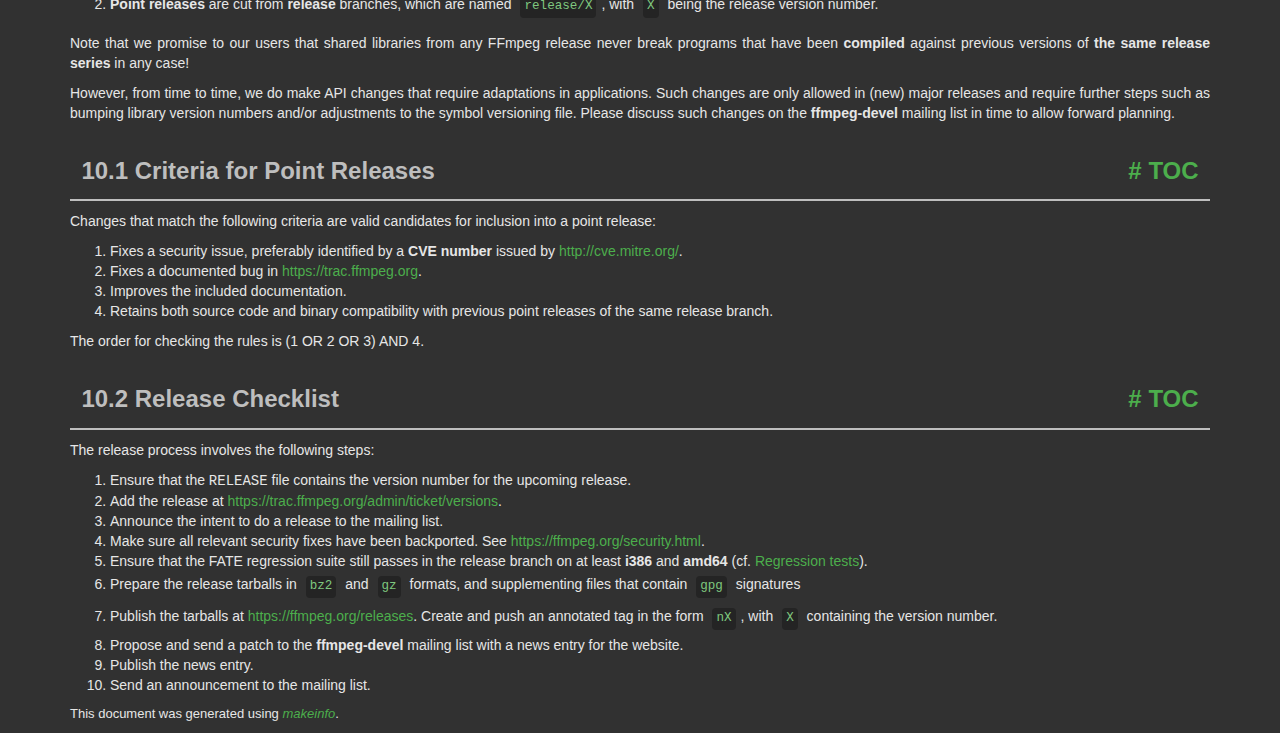
<file: Models/ffmpeg/doc/developer.html>
<!DOCTYPE html PUBLIC "-//W3C//DTD HTML 4.01 Transitional//EN" "http://www.w3.org/TR/html4/loose.dtd">
<html>
<!-- Created by , GNU Texinfo 7.1.1 -->
  <head>
    <meta charset="utf-8">
    <title>
      Developer Documentation
    </title>
    <meta name="viewport" content="width=device-width,initial-scale=1.0">
    <link rel="stylesheet" type="text/css" href="bootstrap.min.css">
    <link rel="stylesheet" type="text/css" href="style.min.css">
  </head>
  <body>
    <div class="container">
      <h1>
      Developer Documentation
      </h1>


<a name="SEC_Top"></a>

<div class="element-contents" id="SEC_Contents">
<h2 class="contents-heading">Table of Contents</h2>

<div class="contents">

<ul class="toc-numbered-mark">
  <li><a id="toc-Introduction" href="#Introduction">1 Introduction</a></li>
  <li><a id="toc-Coding-Rules-1" href="#Coding-Rules-1">2 Coding Rules</a>
  <ul class="toc-numbered-mark">
    <li><a id="toc-Language" href="#Language">2.1 Language</a>
    <ul class="toc-numbered-mark">
      <li><a id="toc-SIMD_002fDSP-1" href="#SIMD_002fDSP-1">2.1.1 SIMD/DSP</a></li>
      <li><a id="toc-Other-languages" href="#Other-languages">2.1.2 Other languages</a></li>
    </ul></li>
    <li><a id="toc-Code-formatting-conventions" href="#Code-formatting-conventions">2.2 Code formatting conventions</a>
    <ul class="toc-numbered-mark">
      <li><a id="toc-Vim-configuration" href="#Vim-configuration">2.2.1 Vim configuration</a></li>
      <li><a id="toc-Emacs-configuration" href="#Emacs-configuration">2.2.2 Emacs configuration</a></li>
    </ul></li>
    <li><a id="toc-Comments" href="#Comments">2.3 Comments</a></li>
    <li><a id="toc-Naming-conventions-1" href="#Naming-conventions-1">2.4 Naming conventions</a></li>
    <li><a id="toc-Miscellaneous-conventions" href="#Miscellaneous-conventions">2.5 Miscellaneous conventions</a></li>
  </ul></li>
  <li><a id="toc-Development-Policy-1" href="#Development-Policy-1">3 Development Policy</a>
  <ul class="toc-numbered-mark">
    <li><a id="toc-Code-behaviour" href="#Code-behaviour">3.1 Code behaviour</a></li>
    <li><a id="toc-Patches_002fCommitting" href="#Patches_002fCommitting">3.2 Patches/Committing</a></li>
    <li><a id="toc-Code" href="#Code">3.3 Code</a></li>
    <li><a id="toc-Library-public-interfaces" href="#Library-public-interfaces">3.4 Library public interfaces</a>
    <ul class="toc-numbered-mark">
      <li><a id="toc-Adding-new-interfaces" href="#Adding-new-interfaces">3.4.1 Adding new interfaces</a></li>
      <li><a id="toc-Removing-interfaces-1" href="#Removing-interfaces-1">3.4.2 Removing interfaces</a></li>
      <li><a id="toc-Major-version-bumps-1" href="#Major-version-bumps-1">3.4.3 Major version bumps</a></li>
    </ul></li>
    <li><a id="toc-Documentation_002fOther" href="#Documentation_002fOther">3.5 Documentation/Other</a></li>
  </ul></li>
  <li><a id="toc-Submitting-patches-1" href="#Submitting-patches-1">4 Submitting patches</a></li>
  <li><a id="toc-New-codecs-or-formats-checklist" href="#New-codecs-or-formats-checklist">5 New codecs or formats checklist</a></li>
  <li><a id="toc-Patch-submission-checklist" href="#Patch-submission-checklist">6 Patch submission checklist</a></li>
  <li><a id="toc-Patch-review-process" href="#Patch-review-process">7 Patch review process</a></li>
  <li><a id="toc-Regression-tests-1" href="#Regression-tests-1">8 Regression tests</a>
  <ul class="toc-numbered-mark">
    <li><a id="toc-Adding-files-to-the-fate_002dsuite-dataset" href="#Adding-files-to-the-fate_002dsuite-dataset">8.1 Adding files to the fate-suite dataset</a></li>
    <li><a id="toc-Visualizing-Test-Coverage" href="#Visualizing-Test-Coverage">8.2 Visualizing Test Coverage</a></li>
    <li><a id="toc-Using-Valgrind" href="#Using-Valgrind">8.3 Using Valgrind</a></li>
  </ul></li>
  <li><a id="toc-Maintenance-process" href="#Maintenance-process">9 Maintenance process</a>
  <ul class="toc-numbered-mark">
    <li><a id="toc-MAINTAINERS-1" href="#MAINTAINERS-1">9.1 MAINTAINERS</a></li>
    <li><a id="toc-Becoming-a-maintainer-1" href="#Becoming-a-maintainer-1">9.2 Becoming a maintainer</a></li>
  </ul></li>
  <li><a id="toc-Release-process-1" href="#Release-process-1">10 Release process</a>
  <ul class="toc-numbered-mark">
    <li><a id="toc-Criteria-for-Point-Releases-1" href="#Criteria-for-Point-Releases-1">10.1 Criteria for Point Releases</a></li>
    <li><a id="toc-Release-Checklist" href="#Release-Checklist">10.2 Release Checklist</a></li>
  </ul></li>
</ul>
</div>
</div>

<a name="Introduction"></a>
<h2 class="chapter">1 Introduction<span class="pull-right"><a class="anchor hidden-xs" href="#Introduction" aria-hidden="true">#</a> <a class="anchor hidden-xs"href="#toc-Introduction" aria-hidden="true">TOC</a></span></h2>

<p>This text is concerned with the development <em class="emph">of</em> FFmpeg itself. Information
on using the FFmpeg libraries in other programs can be found elsewhere, e.g. in:
</p><ul class="itemize mark-bullet">
<li>the installed header files
</li><li><a class="url" href="http://ffmpeg.org/doxygen/trunk/index.html">the Doxygen documentation</a>
generated from the headers
</li><li>the examples under <samp class="file">doc/examples</samp>
</li></ul>

<p>For more detailed legal information about the use of FFmpeg in
external programs read the <samp class="file">LICENSE</samp> file in the source tree and
consult <a class="url" href="https://ffmpeg.org/legal.html">https://ffmpeg.org/legal.html</a>.
</p>
<p>If you modify FFmpeg code for your own use case, you are highly encouraged to
<em class="emph">submit your changes back to us</em>, using this document as a guide. There are
both pragmatic and ideological reasons to do so:
</p><ul class="itemize mark-bullet">
<li>Maintaining external changes to keep up with upstream development is
time-consuming and error-prone. With your code in the main tree, it will be
maintained by FFmpeg developers.
</li><li>FFmpeg developers include leading experts in the field who can find bugs or
design flaws in your code.
</li><li>By supporting the project you find useful you ensure it continues to be
maintained and developed.
</li></ul>

<p>All proposed code changes should be submitted for review to
<a class="url" href="mailto:ffmpeg-devel@ffmpeg.org">the development mailing list</a>, as
described in more detail in the <a class="ref" href="#Submitting-patches">Submitting patches</a> chapter. The code
should comply with the <a class="ref" href="#Development-Policy">Development Policy</a> and follow the <a class="ref" href="#Coding-Rules">Coding Rules</a>.
The developer making the commit and the author are responsible for their changes
and should try to fix issues their commit causes.
</p>
<a class="anchor" id="Coding-Rules"></a><a name="Coding-Rules-1"></a>
<h2 class="chapter">2 Coding Rules<span class="pull-right"><a class="anchor hidden-xs" href="#Coding-Rules-1" aria-hidden="true">#</a> <a class="anchor hidden-xs"href="#toc-Coding-Rules-1" aria-hidden="true">TOC</a></span></h2>

<a name="Language"></a>
<h3 class="section">2.1 Language<span class="pull-right"><a class="anchor hidden-xs" href="#Language" aria-hidden="true">#</a> <a class="anchor hidden-xs"href="#toc-Language" aria-hidden="true">TOC</a></span></h3>

<p>FFmpeg is mainly programmed in the ISO C11 language, except for the public
headers which must stay C99 compatible.
</p>
<p>Compiler-specific extensions may be used with good reason, but must not be
depended on, i.e. the code must still compile and work with compilers lacking
the extension.
</p>
<p>The following C99 features must not be used anywhere in the codebase:
</p><ul class="itemize mark-bullet">
<li>variable-length arrays;

</li><li>complex numbers;

</li><li>mixed statements and declarations.
</li></ul>

<a name="SIMD_002fDSP-1"></a>
<h4 class="subsection">2.1.1 SIMD/DSP<span class="pull-right"><a class="anchor hidden-xs" href="#SIMD_002fDSP-1" aria-hidden="true">#</a> <a class="anchor hidden-xs"href="#toc-SIMD_002fDSP-1" aria-hidden="true">TOC</a></span></h4>
<a class="anchor" id="SIMD_002fDSP"></a>
<p>As modern compilers are unable to generate efficient SIMD or other
performance-critical DSP code from plain C, handwritten assembly is used.
Usually such code is isolated in a separate function. Then the standard approach
is writing multiple versions of this function – a plain C one that works
everywhere and may also be useful for debugging, and potentially multiple
architecture-specific optimized implementations. Initialization code then
chooses the best available version at runtime and loads it into a function
pointer; the function in question is then always called through this pointer.
</p>
<p>The specific syntax used for writing assembly is:
</p><ul class="itemize mark-bullet">
<li>NASM on x86;

</li><li>GAS on ARM and RISC-V.
</li></ul>

<p>A unit testing framework for assembly called <code class="code">checkasm</code> lives under
<samp class="file">tests/checkasm</samp>. All new assembly should come with <code class="code">checkasm</code> tests;
adding tests for existing assembly that lacks them is also strongly encouraged.
</p>
<a name="Other-languages"></a>
<h4 class="subsection">2.1.2 Other languages<span class="pull-right"><a class="anchor hidden-xs" href="#Other-languages" aria-hidden="true">#</a> <a class="anchor hidden-xs"href="#toc-Other-languages" aria-hidden="true">TOC</a></span></h4>

<p>Other languages than C may be used in special cases:
</p><ul class="itemize mark-bullet">
<li>Compiler intrinsics or inline assembly when the code in question cannot be
written in the standard way described in the <a class="ref" href="#SIMD_002fDSP">SIMD/DSP</a> section. This
typically applies to code that needs to be inlined.

</li><li>Objective-C where required for interacting with macOS-specific interfaces.
</li></ul>

<a name="Code-formatting-conventions"></a>
<h3 class="section">2.2 Code formatting conventions<span class="pull-right"><a class="anchor hidden-xs" href="#Code-formatting-conventions" aria-hidden="true">#</a> <a class="anchor hidden-xs"href="#toc-Code-formatting-conventions" aria-hidden="true">TOC</a></span></h3>

<p>There are the following guidelines regarding the indentation in files:
</p>
<ul class="itemize mark-bullet">
<li>Indent size is 4.

</li><li>The TAB character is forbidden outside of Makefiles as is any
form of trailing whitespace. Commits containing either will be
rejected by the git repository.

</li><li>You should try to limit your code lines to 80 characters; however, do so if
and only if this improves readability.

</li><li>K&amp;R coding style is used.
</li></ul>
<p>The presentation is one inspired by &rsquo;indent -i4 -kr -nut&rsquo;.
</p>
<a name="Vim-configuration"></a>
<h4 class="subsection">2.2.1 Vim configuration<span class="pull-right"><a class="anchor hidden-xs" href="#Vim-configuration" aria-hidden="true">#</a> <a class="anchor hidden-xs"href="#toc-Vim-configuration" aria-hidden="true">TOC</a></span></h4>
<p>In order to configure Vim to follow FFmpeg formatting conventions, paste
the following snippet into your <samp class="file">.vimrc</samp>:
</p><div class="example">
<pre class="example-preformatted">&quot; indentation rules for FFmpeg: 4 spaces, no tabs
set expandtab
set shiftwidth=4
set softtabstop=4
set cindent
set cinoptions=(0
&quot; Allow tabs in Makefiles.
autocmd FileType make,automake set noexpandtab shiftwidth=8 softtabstop=8
&quot; Trailing whitespace and tabs are forbidden, so highlight them.
highlight ForbiddenWhitespace ctermbg=red guibg=red
match ForbiddenWhitespace /\s\+$\|\t/
&quot; Do not highlight spaces at the end of line while typing on that line.
autocmd InsertEnter * match ForbiddenWhitespace /\t\|\s\+\%#\@&lt;!$/
</pre></div>

<a name="Emacs-configuration"></a>
<h4 class="subsection">2.2.2 Emacs configuration<span class="pull-right"><a class="anchor hidden-xs" href="#Emacs-configuration" aria-hidden="true">#</a> <a class="anchor hidden-xs"href="#toc-Emacs-configuration" aria-hidden="true">TOC</a></span></h4>
<p>For Emacs, add these roughly equivalent lines to your <samp class="file">.emacs.d/init.el</samp>:
</p><div class="example lisp">
<pre class="lisp-preformatted">(c-add-style &quot;ffmpeg&quot;
             '(&quot;k&amp;r&quot;
               (c-basic-offset . 4)
               (indent-tabs-mode . nil)
               (show-trailing-whitespace . t)
               (c-offsets-alist
                (statement-cont . (c-lineup-assignments +)))
               )
             )
(setq c-default-style &quot;ffmpeg&quot;)
</pre></div>

<a name="Comments"></a>
<h3 class="section">2.3 Comments<span class="pull-right"><a class="anchor hidden-xs" href="#Comments" aria-hidden="true">#</a> <a class="anchor hidden-xs"href="#toc-Comments" aria-hidden="true">TOC</a></span></h3>
<p>Use the JavaDoc/Doxygen  format (see examples below) so that code documentation
can be generated automatically. All nontrivial functions should have a comment
above them explaining what the function does, even if it is just one sentence.
All structures and their member variables should be documented, too.
</p>
<p>Avoid Qt-style and similar Doxygen syntax with <code class="code">!</code> in it, i.e. replace
<code class="code">//!</code> with <code class="code">///</code> and similar.  Also @ syntax should be employed
for markup commands, i.e. use <code class="code">@param</code> and not <code class="code">\param</code>.
</p>
<div class="example">
<pre class="example-preformatted">/**
 * @file
 * MPEG codec.
 * @author ...
 */

/**
 * Summary sentence.
 * more text ...
 * ...
 */
typedef struct Foobar {
    int var1; /**&lt; var1 description */
    int var2; ///&lt; var2 description
    /** var3 description */
    int var3;
} Foobar;

/**
 * Summary sentence.
 * more text ...
 * ...
 * @param my_parameter description of my_parameter
 * @return return value description
 */
int myfunc(int my_parameter)
...
</pre></div>

<a class="anchor" id="Naming-conventions"></a><a name="Naming-conventions-1"></a>
<h3 class="section">2.4 Naming conventions<span class="pull-right"><a class="anchor hidden-xs" href="#Naming-conventions-1" aria-hidden="true">#</a> <a class="anchor hidden-xs"href="#toc-Naming-conventions-1" aria-hidden="true">TOC</a></span></h3>

<p>Names of functions, variables, and struct members must be lowercase, using
underscores (_) to separate words. For example, &lsquo;<samp class="samp">avfilter_get_video_buffer</samp>&rsquo;
is an acceptable function name and &lsquo;<samp class="samp">AVFilterGetVideo</samp>&rsquo; is not.
</p>
<p>Struct, union, enum, and typedeffed type names must use CamelCase. All structs
and unions should be typedeffed to the same name as the struct/union tag, e.g.
<code class="code">typedef struct AVFoo { ... } AVFoo;</code>. Enums are typically not
typedeffed.
</p>
<p>Enumeration constants and macros must be UPPERCASE, except for macros
masquerading as functions, which should use the function naming convention.
</p>
<p>All identifiers in the libraries should be namespaced as follows:
</p><ul class="itemize mark-bullet">
<li>No namespacing for identifiers with file and lower scope (e.g. local variables,
static functions), and struct and union members,

</li><li>The <code class="code">ff_</code> prefix must be used for variables and functions visible outside
of file scope, but only used internally within a single library, e.g.
&lsquo;<samp class="samp">ff_w64_demuxer</samp>&rsquo;. This prevents name collisions when FFmpeg is statically
linked.

</li><li>For variables and functions visible outside of file scope, used internally
across multiple libraries, use <code class="code">avpriv_</code> as prefix, for example,
&lsquo;<samp class="samp">avpriv_report_missing_feature</samp>&rsquo;.

</li><li>All other internal identifiers, like private type or macro names, should be
namespaced only to avoid possible internal conflicts. E.g. <code class="code">H264_NAL_SPS</code>
vs. <code class="code">HEVC_NAL_SPS</code>.

</li><li>Each library has its own prefix for public symbols, in addition to the
commonly used <code class="code">av_</code> (<code class="code">avformat_</code> for libavformat,
<code class="code">avcodec_</code> for libavcodec, <code class="code">swr_</code> for libswresample, etc).
Check the existing code and choose names accordingly.

</li><li>Other public identifiers (struct, union, enum, macro, type names) must use their
library&rsquo;s public prefix (<code class="code">AV</code>, <code class="code">Sws</code>, or <code class="code">Swr</code>).
</li></ul>

<p>Furthermore, name space reserved for the system should not be invaded.
Identifiers ending in <code class="code">_t</code> are reserved by
<a class="url" href="http://pubs.opengroup.org/onlinepubs/007904975/functions/xsh_chap02_02.html#tag_02_02_02">POSIX</a>.
Also avoid names starting with <code class="code">__</code> or <code class="code">_</code> followed by an uppercase
letter as they are reserved by the C standard. Names starting with <code class="code">_</code>
are reserved at the file level and may not be used for externally visible
symbols. If in doubt, just avoid names starting with <code class="code">_</code> altogether.
</p>
<a name="Miscellaneous-conventions"></a>
<h3 class="section">2.5 Miscellaneous conventions<span class="pull-right"><a class="anchor hidden-xs" href="#Miscellaneous-conventions" aria-hidden="true">#</a> <a class="anchor hidden-xs"href="#toc-Miscellaneous-conventions" aria-hidden="true">TOC</a></span></h3>

<ul class="itemize mark-bullet">
<li>Casts should be used only when necessary. Unneeded parentheses
should also be avoided if they don&rsquo;t make the code easier to understand.
</li></ul>

<a class="anchor" id="Development-Policy"></a><a name="Development-Policy-1"></a>
<h2 class="chapter">3 Development Policy<span class="pull-right"><a class="anchor hidden-xs" href="#Development-Policy-1" aria-hidden="true">#</a> <a class="anchor hidden-xs"href="#toc-Development-Policy-1" aria-hidden="true">TOC</a></span></h2>

<a name="Code-behaviour"></a>
<h3 class="section">3.1 Code behaviour<span class="pull-right"><a class="anchor hidden-xs" href="#Code-behaviour" aria-hidden="true">#</a> <a class="anchor hidden-xs"href="#toc-Code-behaviour" aria-hidden="true">TOC</a></span></h3>

<a name="Correctness"></a>
<p>The code must be valid. It must not crash, abort, access invalid pointers, leak
memory, cause data races or signed integer overflow, or otherwise cause
undefined behaviour. Error codes should be checked and, when applicable,
forwarded to the caller.
</p>
<a name="Thread_002d-and-library_002dsafety"></a>
<p>Our libraries may be called by multiple independent callers in the same process.
These calls may happen from any number of threads and the different call sites
may not be aware of each other - e.g. a user program may be calling our
libraries directly, and use one or more libraries that also call our libraries.
The code must behave correctly under such conditions.
</p>
<a name="Robustness"></a>
<p>The code must treat as untrusted any bytestream received from a caller or read
from a file, network, etc. It must not misbehave when arbitrary data is sent to
it - typically it should print an error message and return
<code class="code">AVERROR_INVALIDDATA</code> on encountering invalid input data.
</p>
<a name="Memory-allocation"></a>
<p>The code must use the <code class="code">av_malloc()</code> family of functions from
<samp class="file">libavutil/mem.h</samp> to perform all memory allocation, except in special cases
(e.g. when interacting with an external library that requires a specific
allocator to be used).
</p>
<p>All allocations should be checked and <code class="code">AVERROR(ENOMEM)</code> returned on
failure. A common mistake is that error paths leak memory - make sure that does
not happen.
</p>
<a name="stdio"></a>
<p>Our libraries must not access the stdio streams stdin/stdout/stderr directly
(e.g. via <code class="code">printf()</code> family of functions), as that is not library-safe. For
logging, use <code class="code">av_log()</code>.
</p>
<a name="Patches_002fCommitting"></a>
<h3 class="section">3.2 Patches/Committing<span class="pull-right"><a class="anchor hidden-xs" href="#Patches_002fCommitting" aria-hidden="true">#</a> <a class="anchor hidden-xs"href="#toc-Patches_002fCommitting" aria-hidden="true">TOC</a></span></h3>
<a name="Licenses-for-patches-must-be-compatible-with-FFmpeg_002e"></a>
<p>Contributions should be licensed under the
<a class="uref" href="http://www.gnu.org/licenses/lgpl-2.1.html">LGPL 2.1</a>,
including an &quot;or any later version&quot; clause, or, if you prefer
a gift-style license, the
<a class="uref" href="http://opensource.org/licenses/isc-license.txt">ISC</a> or
<a class="uref" href="http://mit-license.org/">MIT</a> license.
<a class="uref" href="http://www.gnu.org/licenses/gpl-2.0.html">GPL 2</a> including
an &quot;or any later version&quot; clause is also acceptable, but LGPL is
preferred.
If you add a new file, give it a proper license header. Do not copy and
paste it from a random place, use an existing file as template.
</p>
<a name="You-must-not-commit-code-which-breaks-FFmpeg_0021"></a>
<p>This means unfinished code which is enabled and breaks compilation,
or compiles but does not work/breaks the regression tests. Code which
is unfinished but disabled may be permitted under-circumstances, like
missing samples or an implementation with a small subset of features.
Always check the mailing list for any reviewers with issues and test
FATE before you push.
</p>
<a name="Commit-messages"></a>
<p>Commit messages are highly important tools for informing other developers on
what a given change does and why. Every commit must always have a properly
filled out commit message with the following format:
</p><div class="example">
<pre class="example-preformatted">area changed: short 1 line description

details describing what and why and giving references.
</pre></div>

<p>If the commit addresses a known bug on our bug tracker or other external issue
(e.g. CVE), the commit message should include the relevant bug ID(s) or other
external identifiers. Note that this should be done in addition to a proper
explanation and not instead of it. Comments such as &quot;fixed!&quot; or &quot;Changed it.&quot;
are not acceptable.
</p>
<p>When applying patches that have been discussed at length on the mailing list,
reference the thread in the commit message.
</p>
<a name="Testing-must-be-adequate-but-not-excessive_002e"></a>
<p>If it works for you, others, and passes FATE then it should be OK to commit
it, provided it fits the other committing criteria. You should not worry about
over-testing things. If your code has problems (portability, triggers
compiler bugs, unusual environment etc) they will be reported and eventually
fixed.
</p>
<a name="Do-not-commit-unrelated-changes-together_002e"></a>
<p>They should be split them into self-contained pieces. Also do not forget
that if part B depends on part A, but A does not depend on B, then A can
and should be committed first and separate from B. Keeping changes well
split into self-contained parts makes reviewing and understanding them on
the commit log mailing list easier. This also helps in case of debugging
later on.
Also if you have doubts about splitting or not splitting, do not hesitate to
ask/discuss it on the developer mailing list.
</p>
<a name="Cosmetic-changes-should-be-kept-in-separate-patches_002e"></a>
<p>We refuse source indentation and other cosmetic changes if they are mixed
with functional changes, such commits will be rejected and removed. Every
developer has his own indentation style, you should not change it. Of course
if you (re)write something, you can use your own style, even though we would
prefer if the indentation throughout FFmpeg was consistent (Many projects
force a given indentation style - we do not.). If you really need to make
indentation changes (try to avoid this), separate them strictly from real
changes.
</p>
<p>NOTE: If you had to put if(){ .. } over a large (&gt; 5 lines) chunk of code,
then either do NOT change the indentation of the inner part within (do not
move it to the right)! or do so in a separate commit
</p>
<a name="Credit-the-author-of-the-patch_002e"></a>
<p>Make sure the author of the commit is set correctly. (see git commit &ndash;author)
If you apply a patch, send an
answer to ffmpeg-devel (or wherever you got the patch from) saying that
you applied the patch.
</p>
<a name="Credit-any-researchers"></a>
<p>If a commit/patch fixes an issues found by some researcher, always credit the
researcher in the commit message for finding/reporting the issue.
</p>
<a name="Always-wait-long-enough-before-pushing-changes"></a>
<p>Do NOT commit to code actively maintained by others without permission.
Send a patch to ffmpeg-devel. If no one answers within a reasonable
time-frame (12h for build failures and security fixes, 3 days small changes,
1 week for big patches) then commit your patch if you think it is OK.
Also note, the maintainer can simply ask for more time to review!
</p>
<a name="Code"></a>
<h3 class="section">3.3 Code<span class="pull-right"><a class="anchor hidden-xs" href="#Code" aria-hidden="true">#</a> <a class="anchor hidden-xs"href="#toc-Code" aria-hidden="true">TOC</a></span></h3>
<a name="Warnings-for-correct-code-may-be-disabled-if-there-is-no-other-option_002e"></a>
<p>Compiler warnings indicate potential bugs or code with bad style. If a type of
warning always points to correct and clean code, that warning should
be disabled, not the code changed.
Thus the remaining warnings can either be bugs or correct code.
If it is a bug, the bug has to be fixed. If it is not, the code should
be changed to not generate a warning unless that causes a slowdown
or obfuscates the code.
</p>
<a name="Library-public-interfaces"></a>
<h3 class="section">3.4 Library public interfaces<span class="pull-right"><a class="anchor hidden-xs" href="#Library-public-interfaces" aria-hidden="true">#</a> <a class="anchor hidden-xs"href="#toc-Library-public-interfaces" aria-hidden="true">TOC</a></span></h3>
<p>Every library in FFmpeg provides a set of public APIs in its installed headers,
which are those listed in the variable <code class="code">HEADERS</code> in that library&rsquo;s
<samp class="file">Makefile</samp>. All identifiers defined in those headers (except for those
explicitly documented otherwise), and corresponding symbols exported from
compiled shared or static libraries are considered public interfaces and must
comply with the API and ABI compatibility rules described in this section.
</p>
<p>Public APIs must be backward compatible within a given major version. I.e. any
valid user code that compiles and works with a given library version must still
compile and work with any later version, as long as the major version number is
unchanged. &quot;Valid user code&quot; here means code that is calling our APIs in a
documented and/or intended manner and is not relying on any undefined behavior.
Incrementing the major version may break backward compatibility, but only to the
extent described in <a class="ref" href="#Major-version-bumps">Major version bumps</a>.
</p>
<p>We also guarantee backward ABI compatibility for shared and static libraries.
I.e. it should be possible to replace a shared or static build of our library
with a build of any later version (re-linking the user binary in the static
case) without breaking any valid user binaries, as long as the major version
number remains unchanged.
</p>
<a name="Adding-new-interfaces"></a>
<h4 class="subsection">3.4.1 Adding new interfaces<span class="pull-right"><a class="anchor hidden-xs" href="#Adding-new-interfaces" aria-hidden="true">#</a> <a class="anchor hidden-xs"href="#toc-Adding-new-interfaces" aria-hidden="true">TOC</a></span></h4>
<p>Any new public identifiers in installed headers are considered new API - this
includes new functions, structs, macros, enum values, typedefs, new fields in
existing structs, new installed headers, etc. Consider the following
guidelines when adding new APIs.
</p>
<a name="Motivation"></a>
<p>While new APIs can be added relatively easily, changing or removing them is much
harder due to abovementioned compatibility requirements. You should then
consider carefully whether the functionality you are adding really needs to be
exposed to our callers as new public API.
</p>
<p>Your new API should have at least one well-established use case outside of the
library that cannot be easily achieved with existing APIs. Every library in
FFmpeg also has a defined scope - your new API must fit within it.
</p>
<a name="Replacing-existing-APIs"></a>
<p>If your new API is replacing an existing one, it should be strictly superior to
it, so that the advantages of using the new API outweight the cost to the
callers of changing their code. After adding the new API you should then
deprecate the old one and schedule it for removal, as described in
<a class="ref" href="#Removing-interfaces">Removing interfaces</a>.
</p>
<p>If you deem an existing API deficient and want to fix it, the preferred approach
in most cases is to add a differently-named replacement and deprecate the
existing API rather than modify it. It is important to make the changes visible
to our callers (e.g. through compile- or run-time deprecation warnings) and make
it clear how to transition to the new API (e.g. in the Doxygen documentation or
on the wiki).
</p>
<a name="API-design"></a>
<p>The FFmpeg libraries are used by a variety of callers to perform a wide range of
multimedia-related processing tasks. You should therefore - within reason - try
to design your new API for the broadest feasible set of use cases and avoid
unnecessarily limiting it to a specific type of callers (e.g. just media
playback or just transcoding).
</p>
<a name="Consistency"></a>
<p>Check whether similar APIs already exist in FFmpeg. If they do, try to model
your new addition on them to achieve better overall consistency.
</p>
<p>The naming of your new identifiers should follow the <a class="ref" href="#Naming-conventions">Naming conventions</a>
and be aligned with other similar APIs, if applicable.
</p>
<a name="Extensibility"></a>
<p>You should also consider how your API might be extended in the future in a
backward-compatible way. If you are adding a new struct <code class="code">AVFoo</code>, the
standard approach is requiring the caller to always allocate it through a
constructor function, typically named <code class="code">av_foo_alloc()</code>. This way new fields
may be added to the end of the struct without breaking ABI compatibility.
Typically you will also want a destructor - <code class="code">av_foo_free(AVFoo**)</code> that
frees the indirectly supplied object (and its contents, if applicable) and
writes <code class="code">NULL</code> to the supplied pointer, thus eliminating the potential
dangling pointer in the caller&rsquo;s memory.
</p>
<p>If you are adding new functions, consider whether it might be desirable to tweak
their behavior in the future - you may want to add a flags argument, even though
it would be unused initially.
</p>
<a name="Documentation"></a>
<p>All new APIs must be documented as Doxygen-formatted comments above the
identifiers you add to the public headers. You should also briefly mention the
change in <samp class="file">doc/APIchanges</samp>.
</p>
<a name="Bump-the-version"></a>
<p>Backward-incompatible API or ABI changes require incrementing (bumping) the
major version number, as described in <a class="ref" href="#Major-version-bumps">Major version bumps</a>. Major
bumps are significant events that happen on a schedule - so if your change
strictly requires one you should add it under <code class="code">#if</code> preprocesor guards that
disable it until the next major bump happens.
</p>
<p>New APIs that can be added without breaking API or ABI compatibility require
bumping the minor version number.
</p>
<p>Incrementing the third (micro) version component means a noteworthy binary
compatible change (e.g. encoder bug fix that matters for the decoder). The third
component always starts at 100 to distinguish FFmpeg from Libav.
</p>
<a class="anchor" id="Removing-interfaces"></a><a name="Removing-interfaces-1"></a>
<h4 class="subsection">3.4.2 Removing interfaces<span class="pull-right"><a class="anchor hidden-xs" href="#Removing-interfaces-1" aria-hidden="true">#</a> <a class="anchor hidden-xs"href="#toc-Removing-interfaces-1" aria-hidden="true">TOC</a></span></h4>
<p>Due to abovementioned compatibility guarantees, removing APIs is an involved
process that should only be undertaken with good reason. Typically a deficient,
restrictive, or otherwise inadequate API is replaced by a superior one, though
it does at times happen that we remove an API without any replacement (e.g. when
the feature it provides is deemed not worth the maintenance effort, out of scope
of the project, fundamentally flawed, etc.).
</p>
<p>The removal has two steps - first the API is deprecated and scheduled for
removal, but remains present and functional. The second step is actually
removing the API - this is described in <a class="ref" href="#Major-version-bumps">Major version bumps</a>.
</p>
<p>To deprecate an API you should signal to our users that they should stop using
it. E.g. if you intend to remove struct members or functions, you should mark
them with <code class="code">attribute_deprecated</code>. When this cannot be done, it may be
possible to detect the use of the deprecated API at runtime and print a warning
(though take care not to print it too often). You should also document the
deprecation (and the replacement, if applicable) in the relevant Doxygen
documentation block.
</p>
<p>Finally, you should define a deprecation guard along the lines of
<code class="code">#define FF_API_&lt;FOO&gt; (LIBAVBAR_VERSION_MAJOR &lt; XX)</code> (where XX is the major
version in which the API will be removed) in <samp class="file">libavbar/version_major.h</samp>
(<samp class="file">version.h</samp> in case of <code class="code">libavutil</code>). Then wrap all uses of the
deprecated API in <code class="code">#if FF_API_&lt;FOO&gt; .... #endif</code>, so that the code will
automatically get disabled once the major version reaches XX. You can also use
<code class="code">FF_DISABLE_DEPRECATION_WARNINGS</code> and <code class="code">FF_ENABLE_DEPRECATION_WARNINGS</code>
to suppress compiler deprecation warnings inside these guards. You should test
that the code compiles and works with the guard macro evaluating to both true
and false.
</p>
<a class="anchor" id="Major-version-bumps"></a><a name="Major-version-bumps-1"></a>
<h4 class="subsection">3.4.3 Major version bumps<span class="pull-right"><a class="anchor hidden-xs" href="#Major-version-bumps-1" aria-hidden="true">#</a> <a class="anchor hidden-xs"href="#toc-Major-version-bumps-1" aria-hidden="true">TOC</a></span></h4>
<p>A major version bump signifies an API and/or ABI compatibility break. To reduce
the negative effects on our callers, who are required to adapt their code,
backward-incompatible changes during a major bump should be limited to:
</p><ul class="itemize mark-bullet">
<li>Removing previously deprecated APIs.

</li><li>Performing ABI- but not API-breaking changes, like reordering struct contents.
</li></ul>

<a name="Documentation_002fOther"></a>
<h3 class="section">3.5 Documentation/Other<span class="pull-right"><a class="anchor hidden-xs" href="#Documentation_002fOther" aria-hidden="true">#</a> <a class="anchor hidden-xs"href="#toc-Documentation_002fOther" aria-hidden="true">TOC</a></span></h3>
<a name="Subscribe-to-the-ffmpeg_002ddevel-mailing-list_002e"></a>
<p>It is important to be subscribed to the
<a class="uref" href="https://lists.ffmpeg.org/mailman/listinfo/ffmpeg-devel">ffmpeg-devel</a>
mailing list. Almost any non-trivial patch is to be sent there for review.
Other developers may have comments about your contribution. We expect you see
those comments, and to improve it if requested. (N.B. Experienced committers
have other channels, and may sometimes skip review for trivial fixes.) Also,
discussion here about bug fixes and FFmpeg improvements by other developers may
be helpful information for you. Finally, by being a list subscriber, your
contribution will be posted immediately to the list, without the moderation
hold which messages from non-subscribers experience.
</p>
<p>However, it is more important to the project that we receive your patch than
that you be subscribed to the ffmpeg-devel list. If you have a patch, and don&rsquo;t
want to subscribe and discuss the patch, then please do send it to the list
anyway.
</p>
<a name="Subscribe-to-the-ffmpeg_002dcvslog-mailing-list_002e"></a>
<p>Diffs of all commits are sent to the
<a class="uref" href="https://lists.ffmpeg.org/mailman/listinfo/ffmpeg-cvslog">ffmpeg-cvslog</a>
mailing list. Some developers read this list to review all code base changes
from all sources. Subscribing to this list is not mandatory.
</p>
<a name="Keep-the-documentation-up-to-date_002e"></a>
<p>Update the documentation if you change behavior or add features. If you are
unsure how best to do this, send a patch to ffmpeg-devel, the documentation
maintainer(s) will review and commit your stuff.
</p>
<a name="Important-discussions-should-be-accessible-to-all_002e"></a>
<p>Try to keep important discussions and requests (also) on the public
developer mailing list, so that all developers can benefit from them.
</p>
<a name="Check-your-entries-in-MAINTAINERS_002e"></a>
<p>Make sure that no parts of the codebase that you maintain are missing from the
<samp class="file">MAINTAINERS</samp> file. If something that you want to maintain is missing add it with
your name after it.
If at some point you no longer want to maintain some code, then please help in
finding a new maintainer and also don&rsquo;t forget to update the <samp class="file">MAINTAINERS</samp> file.
</p>
<p>We think our rules are not too hard. If you have comments, contact us.
</p>
<a class="anchor" id="Submitting-patches"></a><a name="Submitting-patches-1"></a>
<h2 class="chapter">4 Submitting patches<span class="pull-right"><a class="anchor hidden-xs" href="#Submitting-patches-1" aria-hidden="true">#</a> <a class="anchor hidden-xs"href="#toc-Submitting-patches-1" aria-hidden="true">TOC</a></span></h2>

<p>First, read the <a class="ref" href="#Coding-Rules">Coding Rules</a> above if you did not yet, in particular
the rules regarding patch submission.
</p>
<p>When you submit your patch, please use <code class="code">git format-patch</code> or
<code class="code">git send-email</code>. We cannot read other diffs :-).
</p>
<p>Also please do not submit a patch which contains several unrelated changes.
Split it into separate, self-contained pieces. This does not mean splitting
file by file. Instead, make the patch as small as possible while still
keeping it as a logical unit that contains an individual change, even
if it spans multiple files. This makes reviewing your patches much easier
for us and greatly increases your chances of getting your patch applied.
</p>
<p>Use the patcheck tool of FFmpeg to check your patch.
The tool is located in the tools directory.
</p>
<p>Run the <a class="ref" href="#Regression-tests">Regression tests</a> before submitting a patch in order to verify
it does not cause unexpected problems.
</p>
<p>It also helps quite a bit if you tell us what the patch does (for example
&rsquo;replaces lrint by lrintf&rsquo;), and why (for example &rsquo;*BSD isn&rsquo;t C99 compliant
and has no lrint()&rsquo;)
</p>
<p>Also please if you send several patches, send each patch as a separate mail,
do not attach several unrelated patches to the same mail.
</p>
<p>Patches should be posted to the
<a class="uref" href="https://lists.ffmpeg.org/mailman/listinfo/ffmpeg-devel">ffmpeg-devel</a>
mailing list. Use <code class="code">git send-email</code> when possible since it will properly
send patches without requiring extra care. If you cannot, then send patches
as base64-encoded attachments, so your patch is not trashed during
transmission. Also ensure the correct mime type is used
(text/x-diff or text/x-patch or at least text/plain) and that only one
patch is inline or attached per mail.
You can check <a class="url" href="https://patchwork.ffmpeg.org">https://patchwork.ffmpeg.org</a>, if your patch does not show up, its mime type
likely was wrong.
</p>
<a name="How-to-setup-git-send_002demail_003f"></a>

<p>Please see <a class="url" href="https://git-send-email.io/">https://git-send-email.io/</a>.
For gmail additionally see <a class="url" href="https://shallowsky.com/blog/tech/email/gmail-app-passwds.html">https://shallowsky.com/blog/tech/email/gmail-app-passwds.html</a>.
</p>
<a name="Sending-patches-from-email-clients"></a>
<p>Using <code class="code">git send-email</code> might not be desirable for everyone. The
following trick allows to send patches via email clients in a safe
way. It has been tested with Outlook and Thunderbird (with X-Unsent
extension) and might work with other applications.
</p>
<p>Create your patch like this:
</p>
<pre class="verbatim">git format-patch -s -o &quot;outputfolder&quot; --add-header &quot;X-Unsent: 1&quot; --suffix .eml --to ffmpeg-devel@ffmpeg.org -1 1a2b3c4d
</pre>
<p>Now you&rsquo;ll just need to open the eml file with the email application
and execute &rsquo;Send&rsquo;.
</p>
<a name="Reviews"></a>
<p>Your patch will be reviewed on the mailing list. You will likely be asked
to make some changes and are expected to send in an improved version that
incorporates the requests from the review. This process may go through
several iterations. Once your patch is deemed good enough, some developer
will pick it up and commit it to the official FFmpeg tree.
</p>
<p>Give us a few days to react. But if some time passes without reaction,
send a reminder by email. Your patch should eventually be dealt with.
</p>

<a name="New-codecs-or-formats-checklist"></a>
<h2 class="chapter">5 New codecs or formats checklist<span class="pull-right"><a class="anchor hidden-xs" href="#New-codecs-or-formats-checklist" aria-hidden="true">#</a> <a class="anchor hidden-xs"href="#toc-New-codecs-or-formats-checklist" aria-hidden="true">TOC</a></span></h2>

<ol class="enumerate">
<li> Did you use av_cold for codec initialization and close functions?

</li><li> Did you add a long_name under NULL_IF_CONFIG_SMALL to the AVCodec or
AVInputFormat/AVOutputFormat struct?

</li><li> Did you bump the minor version number (and reset the micro version
number) in <samp class="file">libavcodec/version.h</samp> or <samp class="file">libavformat/version.h</samp>?

</li><li> Did you register it in <samp class="file">allcodecs.c</samp> or <samp class="file">allformats.c</samp>?

</li><li> Did you add the AVCodecID to <samp class="file">codec_id.h</samp>?
When adding new codec IDs, also add an entry to the codec descriptor
list in <samp class="file">libavcodec/codec_desc.c</samp>.

</li><li> If it has a FourCC, did you add it to <samp class="file">libavformat/riff.c</samp>,
even if it is only a decoder?

</li><li> Did you add a rule to compile the appropriate files in the Makefile?
Remember to do this even if you&rsquo;re just adding a format to a file that is
already being compiled by some other rule, like a raw demuxer.

</li><li> Did you add an entry to the table of supported formats or codecs in
<samp class="file">doc/general_contents.texi</samp>?

</li><li> Did you add an entry in the Changelog?

</li><li> If it depends on a parser or a library, did you add that dependency in
configure?

</li><li> Did you <code class="code">git add</code> the appropriate files before committing?

</li><li> Did you make sure it compiles standalone, i.e. with
<code class="code">configure --disable-everything --enable-decoder=foo</code>
(or <code class="code">--enable-demuxer</code> or whatever your component is)?
</li></ol>


<a name="Patch-submission-checklist"></a>
<h2 class="chapter">6 Patch submission checklist<span class="pull-right"><a class="anchor hidden-xs" href="#Patch-submission-checklist" aria-hidden="true">#</a> <a class="anchor hidden-xs"href="#toc-Patch-submission-checklist" aria-hidden="true">TOC</a></span></h2>

<ol class="enumerate">
<li> Does <code class="code">make fate</code> pass with the patch applied?

</li><li> Was the patch generated with git format-patch or send-email?

</li><li> Did you sign-off your patch? (<code class="code">git commit -s</code>)
See <a class="uref" href="https://git.kernel.org/pub/scm/linux/kernel/git/torvalds/linux.git/plain/Documentation/process/submitting-patches.rst">Sign your work</a> for the meaning
of <em class="dfn">sign-off</em>.

</li><li> Did you provide a clear git commit log message?

</li><li> Is the patch against latest FFmpeg git master branch?

</li><li> Are you subscribed to ffmpeg-devel?
(the list is subscribers only due to spam)

</li><li> Have you checked that the changes are minimal, so that the same cannot be
achieved with a smaller patch and/or simpler final code?

</li><li> If the change is to speed critical code, did you benchmark it?

</li><li> If you did any benchmarks, did you provide them in the mail?

</li><li> Have you checked that the patch does not introduce buffer overflows or
other security issues?

</li><li> Did you test your decoder or demuxer against damaged data? If no, see
tools/trasher, the noise bitstream filter, and
<a class="uref" href="http://caca.zoy.org/wiki/zzuf">zzuf</a>. Your decoder or demuxer
should not crash, end in a (near) infinite loop, or allocate ridiculous
amounts of memory when fed damaged data.

</li><li> Did you test your decoder or demuxer against sample files?
Samples may be obtained at <a class="url" href="https://samples.ffmpeg.org">https://samples.ffmpeg.org</a>.

</li><li> Does the patch not mix functional and cosmetic changes?

</li><li> Did you add tabs or trailing whitespace to the code? Both are forbidden.

</li><li> Is the patch attached to the email you send?

</li><li> Is the mime type of the patch correct? It should be text/x-diff or
text/x-patch or at least text/plain and not application/octet-stream.

</li><li> If the patch fixes a bug, did you provide a verbose analysis of the bug?

</li><li> If the patch fixes a bug, did you provide enough information, including
a sample, so the bug can be reproduced and the fix can be verified?
Note please do not attach samples &gt;100k to mails but rather provide a
URL, you can upload to <a class="url" href="https://streams.videolan.org/upload/">https://streams.videolan.org/upload/</a>.

</li><li> Did you provide a verbose summary about what the patch does change?

</li><li> Did you provide a verbose explanation why it changes things like it does?

</li><li> Did you provide a verbose summary of the user visible advantages and
disadvantages if the patch is applied?

</li><li> Did you provide an example so we can verify the new feature added by the
patch easily?

</li><li> If you added a new file, did you insert a license header? It should be
taken from FFmpeg, not randomly copied and pasted from somewhere else.

</li><li> You should maintain alphabetical order in alphabetically ordered lists as
long as doing so does not break API/ABI compatibility.

</li><li> Lines with similar content should be aligned vertically when doing so
improves readability.

</li><li> Consider adding a regression test for your code. All new modules
should be covered by tests. That includes demuxers, muxers, decoders, encoders
filters, bitstream filters, parsers. If its not possible to do that, add
an explanation why to your patchset, its ok to not test if theres a reason.

</li><li> If you added YASM code please check that things still work with &ndash;disable-yasm.

</li><li> Test your code with valgrind and or Address Sanitizer to ensure it&rsquo;s free
of leaks, out of array accesses, etc.
</li></ol>

<a name="Patch-review-process"></a>
<h2 class="chapter">7 Patch review process<span class="pull-right"><a class="anchor hidden-xs" href="#Patch-review-process" aria-hidden="true">#</a> <a class="anchor hidden-xs"href="#toc-Patch-review-process" aria-hidden="true">TOC</a></span></h2>

<p>All patches posted to ffmpeg-devel will be reviewed, unless they contain a
clear note that the patch is not for the git master branch.
Reviews and comments will be posted as replies to the patch on the
mailing list. The patch submitter then has to take care of every comment,
that can be by resubmitting a changed patch or by discussion. Resubmitted
patches will themselves be reviewed like any other patch. If at some point
a patch passes review with no comments then it is approved, that can for
simple and small patches happen immediately while large patches will generally
have to be changed and reviewed many times before they are approved.
After a patch is approved it will be committed to the repository.
</p>
<p>We will review all submitted patches, but sometimes we are quite busy so
especially for large patches this can take several weeks.
</p>
<p>If you feel that the review process is too slow and you are willing to try to
take over maintainership of the area of code you change then just clone
git master and maintain the area of code there. We will merge each area from
where its best maintained.
</p>
<p>When resubmitting patches, please do not make any significant changes
not related to the comments received during review. Such patches will
be rejected. Instead, submit significant changes or new features as
separate patches.
</p>
<p>Everyone is welcome to review patches. Also if you are waiting for your patch
to be reviewed, please consider helping to review other patches, that is a great
way to get everyone&rsquo;s patches reviewed sooner.
</p>
<a class="anchor" id="Regression-tests"></a><a name="Regression-tests-1"></a>
<h2 class="chapter">8 Regression tests<span class="pull-right"><a class="anchor hidden-xs" href="#Regression-tests-1" aria-hidden="true">#</a> <a class="anchor hidden-xs"href="#toc-Regression-tests-1" aria-hidden="true">TOC</a></span></h2>

<p>Before submitting a patch (or committing to the repository), you should at least
test that you did not break anything.
</p>
<p>Running &rsquo;make fate&rsquo; accomplishes this, please see <a class="url" href="fate.html">fate.html</a> for details.
</p>
<p>[Of course, some patches may change the results of the regression tests. In
this case, the reference results of the regression tests shall be modified
accordingly].
</p>
<a name="Adding-files-to-the-fate_002dsuite-dataset"></a>
<h3 class="section">8.1 Adding files to the fate-suite dataset<span class="pull-right"><a class="anchor hidden-xs" href="#Adding-files-to-the-fate_002dsuite-dataset" aria-hidden="true">#</a> <a class="anchor hidden-xs"href="#toc-Adding-files-to-the-fate_002dsuite-dataset" aria-hidden="true">TOC</a></span></h3>

<p>If you need a sample uploaded send a mail to samples-request.
</p>
<p>When there is no muxer or encoder available to generate test media for a
specific test then the media has to be included in the fate-suite.
First please make sure that the sample file is as small as possible to test the
respective decoder or demuxer sufficiently. Large files increase network
bandwidth and disk space requirements.
Once you have a working fate test and fate sample, provide in the commit
message or introductory message for the patch series that you post to
the ffmpeg-devel mailing list, a direct link to download the sample media.
</p>
<a name="Visualizing-Test-Coverage"></a>
<h3 class="section">8.2 Visualizing Test Coverage<span class="pull-right"><a class="anchor hidden-xs" href="#Visualizing-Test-Coverage" aria-hidden="true">#</a> <a class="anchor hidden-xs"href="#toc-Visualizing-Test-Coverage" aria-hidden="true">TOC</a></span></h3>

<p>The FFmpeg build system allows visualizing the test coverage in an easy
manner with the coverage tools <code class="code">gcov</code>/<code class="code">lcov</code>.  This involves
the following steps:
</p>
<ol class="enumerate">
<li> Configure to compile with instrumentation enabled:
    <code class="code">configure --toolchain=gcov</code>.

</li><li> Run your test case, either manually or via FATE. This can be either
    the full FATE regression suite, or any arbitrary invocation of any
    front-end tool provided by FFmpeg, in any combination.

</li><li> Run <code class="code">make lcov</code> to generate coverage data in HTML format.

</li><li> View <code class="code">lcov/index.html</code> in your preferred HTML viewer.
</li></ol>

<p>You can use the command <code class="code">make lcov-reset</code> to reset the coverage
measurements. You will need to rerun <code class="code">make lcov</code> after running a
new test.
</p>
<a name="Using-Valgrind"></a>
<h3 class="section">8.3 Using Valgrind<span class="pull-right"><a class="anchor hidden-xs" href="#Using-Valgrind" aria-hidden="true">#</a> <a class="anchor hidden-xs"href="#toc-Using-Valgrind" aria-hidden="true">TOC</a></span></h3>

<p>The configure script provides a shortcut for using valgrind to spot bugs
related to memory handling. Just add the option
<code class="code">--toolchain=valgrind-memcheck</code> or <code class="code">--toolchain=valgrind-massif</code>
to your configure line, and reasonable defaults will be set for running
FATE under the supervision of either the <strong class="strong">memcheck</strong> or the
<strong class="strong">massif</strong> tool of the valgrind suite.
</p>
<p>In case you need finer control over how valgrind is invoked, use the
<code class="code">--target-exec='valgrind &lt;your_custom_valgrind_options&gt;</code> option in
your configure line instead.
</p>
<a class="anchor" id="Maintenance"></a><a name="Maintenance-process"></a>
<h2 class="chapter">9 Maintenance process<span class="pull-right"><a class="anchor hidden-xs" href="#Maintenance-process" aria-hidden="true">#</a> <a class="anchor hidden-xs"href="#toc-Maintenance-process" aria-hidden="true">TOC</a></span></h2>

<a class="anchor" id="MAINTAINERS"></a><a name="MAINTAINERS-1"></a>
<h3 class="section">9.1 MAINTAINERS<span class="pull-right"><a class="anchor hidden-xs" href="#MAINTAINERS-1" aria-hidden="true">#</a> <a class="anchor hidden-xs"href="#toc-MAINTAINERS-1" aria-hidden="true">TOC</a></span></h3>

<p>The developers maintaining each part of the codebase are listed in <samp class="file">MAINTAINERS</samp>.
Being listed in <samp class="file">MAINTAINERS</samp>, gives one the right to have git write access to
the specific repository.
</p>
<a class="anchor" id="Becoming-a-maintainer"></a><a name="Becoming-a-maintainer-1"></a>
<h3 class="section">9.2 Becoming a maintainer<span class="pull-right"><a class="anchor hidden-xs" href="#Becoming-a-maintainer-1" aria-hidden="true">#</a> <a class="anchor hidden-xs"href="#toc-Becoming-a-maintainer-1" aria-hidden="true">TOC</a></span></h3>

<p>People add themselves to <samp class="file">MAINTAINERS</samp> by sending a patch like any other code
change. These get reviewed by the community like any other patch. It is expected
that, if someone has an objection to a new maintainer, she is willing to object
in public with her full name and is willing to take over maintainership for the area.
</p>

<a class="anchor" id="Release-process"></a><a name="Release-process-1"></a>
<h2 class="chapter">10 Release process<span class="pull-right"><a class="anchor hidden-xs" href="#Release-process-1" aria-hidden="true">#</a> <a class="anchor hidden-xs"href="#toc-Release-process-1" aria-hidden="true">TOC</a></span></h2>

<p>FFmpeg maintains a set of <strong class="strong">release branches</strong>, which are the
recommended deliverable for system integrators and distributors (such as
Linux distributions, etc.). At regular times, a <strong class="strong">release
manager</strong> prepares, tests and publishes tarballs on the
<a class="url" href="https://ffmpeg.org">https://ffmpeg.org</a> website.
</p>
<p>There are two kinds of releases:
</p>
<ol class="enumerate">
<li> <strong class="strong">Major releases</strong> always include the latest and greatest
features and functionality.

</li><li> <strong class="strong">Point releases</strong> are cut from <strong class="strong">release</strong> branches,
which are named <code class="code">release/X</code>, with <code class="code">X</code> being the release
version number.
</li></ol>

<p>Note that we promise to our users that shared libraries from any FFmpeg
release never break programs that have been <strong class="strong">compiled</strong> against
previous versions of <strong class="strong">the same release series</strong> in any case!
</p>
<p>However, from time to time, we do make API changes that require adaptations
in applications. Such changes are only allowed in (new) major releases and
require further steps such as bumping library version numbers and/or
adjustments to the symbol versioning file. Please discuss such changes
on the <strong class="strong">ffmpeg-devel</strong> mailing list in time to allow forward planning.
</p>
<a class="anchor" id="Criteria-for-Point-Releases"></a><a name="Criteria-for-Point-Releases-1"></a>
<h3 class="section">10.1 Criteria for Point Releases<span class="pull-right"><a class="anchor hidden-xs" href="#Criteria-for-Point-Releases-1" aria-hidden="true">#</a> <a class="anchor hidden-xs"href="#toc-Criteria-for-Point-Releases-1" aria-hidden="true">TOC</a></span></h3>

<p>Changes that match the following criteria are valid candidates for
inclusion into a point release:
</p>
<ol class="enumerate">
<li> Fixes a security issue, preferably identified by a <strong class="strong">CVE
number</strong> issued by <a class="url" href="http://cve.mitre.org/">http://cve.mitre.org/</a>.

</li><li> Fixes a documented bug in <a class="url" href="https://trac.ffmpeg.org">https://trac.ffmpeg.org</a>.

</li><li> Improves the included documentation.

</li><li> Retains both source code and binary compatibility with previous
point releases of the same release branch.
</li></ol>

<p>The order for checking the rules is (1 OR 2 OR 3) AND 4.
</p>

<a name="Release-Checklist"></a>
<h3 class="section">10.2 Release Checklist<span class="pull-right"><a class="anchor hidden-xs" href="#Release-Checklist" aria-hidden="true">#</a> <a class="anchor hidden-xs"href="#toc-Release-Checklist" aria-hidden="true">TOC</a></span></h3>

<p>The release process involves the following steps:
</p>
<ol class="enumerate">
<li> Ensure that the <samp class="file">RELEASE</samp> file contains the version number for
the upcoming release.

</li><li> Add the release at <a class="url" href="https://trac.ffmpeg.org/admin/ticket/versions">https://trac.ffmpeg.org/admin/ticket/versions</a>.

</li><li> Announce the intent to do a release to the mailing list.

</li><li> Make sure all relevant security fixes have been backported. See
<a class="url" href="https://ffmpeg.org/security.html">https://ffmpeg.org/security.html</a>.

</li><li> Ensure that the FATE regression suite still passes in the release
branch on at least <strong class="strong">i386</strong> and <strong class="strong">amd64</strong>
(cf. <a class="ref" href="#Regression-tests">Regression tests</a>).

</li><li> Prepare the release tarballs in <code class="code">bz2</code> and <code class="code">gz</code> formats, and
supplementing files that contain <code class="code">gpg</code> signatures

</li><li> Publish the tarballs at <a class="url" href="https://ffmpeg.org/releases">https://ffmpeg.org/releases</a>. Create and
push an annotated tag in the form <code class="code">nX</code>, with <code class="code">X</code>
containing the version number.

</li><li> Propose and send a patch to the <strong class="strong">ffmpeg-devel</strong> mailing list
with a news entry for the website.

</li><li> Publish the news entry.

</li><li> Send an announcement to the mailing list.
</li></ol>

      <p style="font-size: small;">
        This document was generated using <a class="uref" href="https://www.gnu.org/software/texinfo/"><em class="emph">makeinfo</em></a>.
      </p>
    </div>
  </body>
</html>
</file>
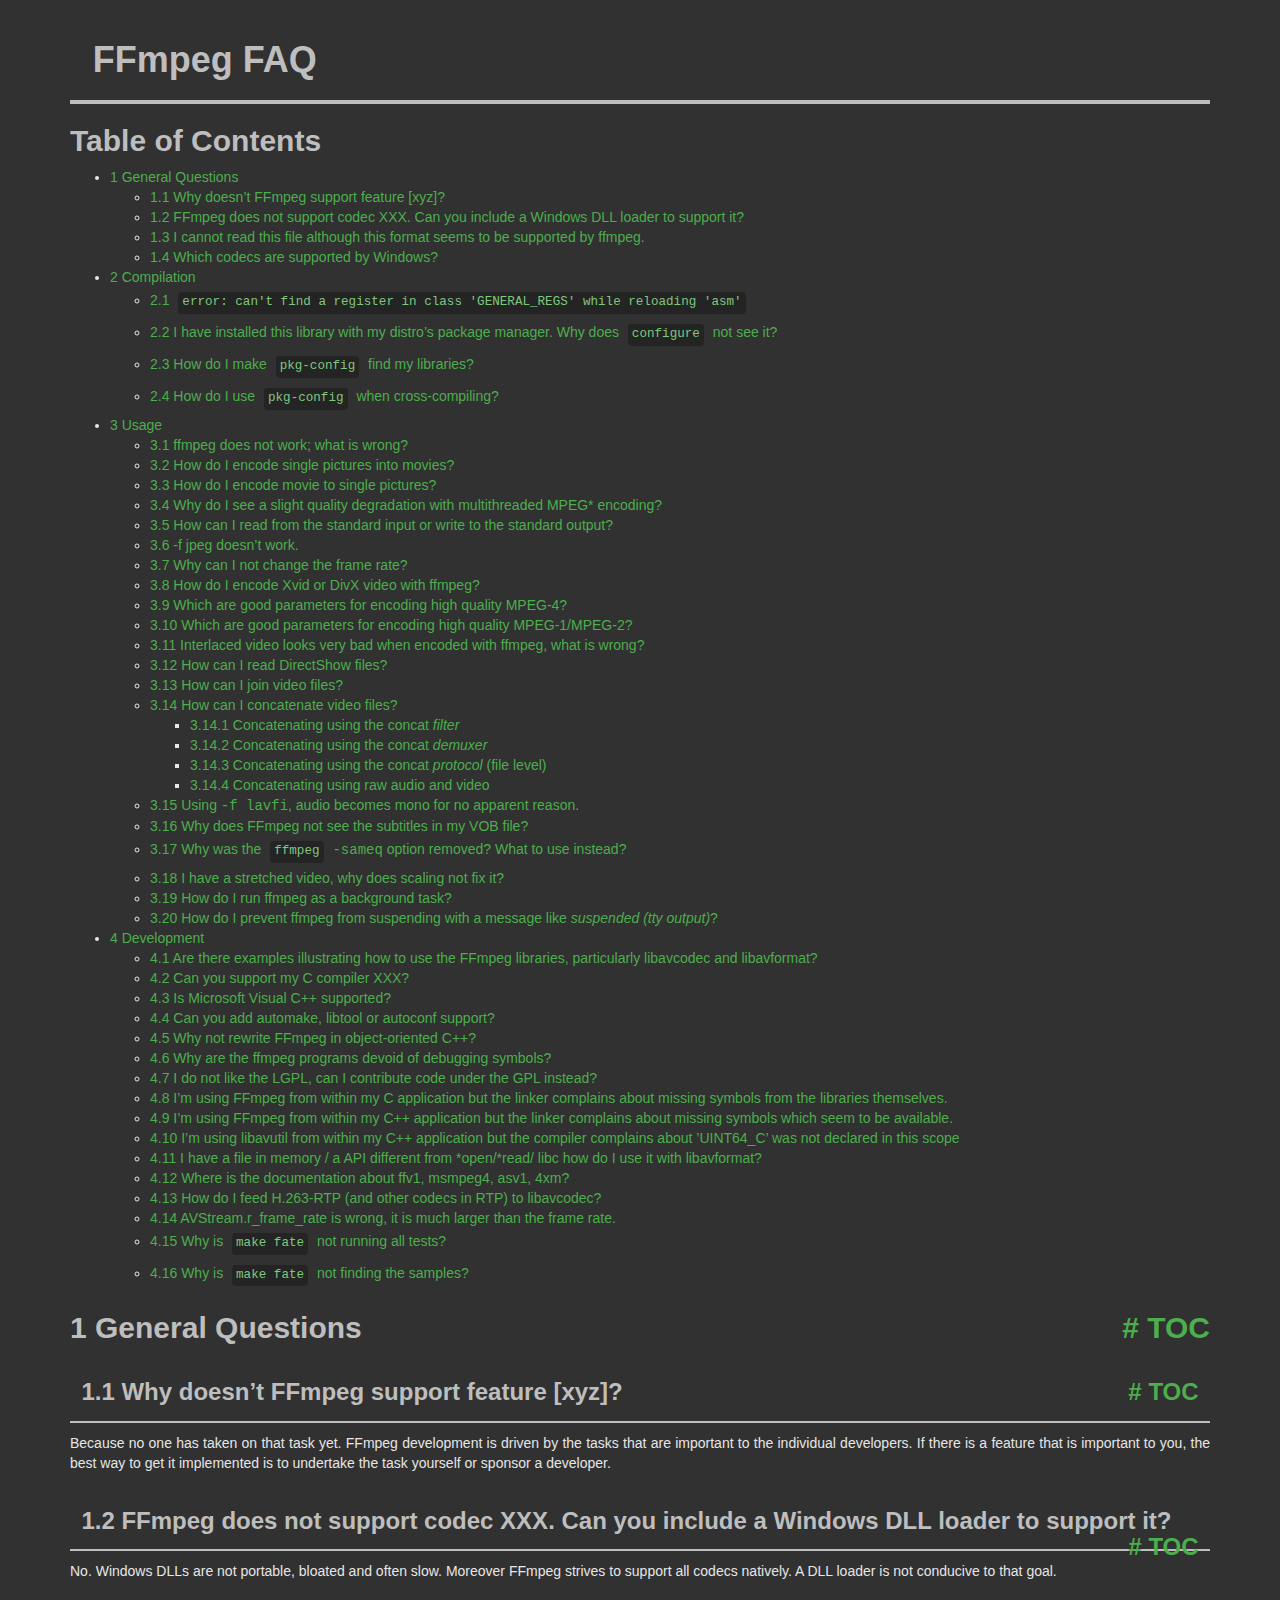
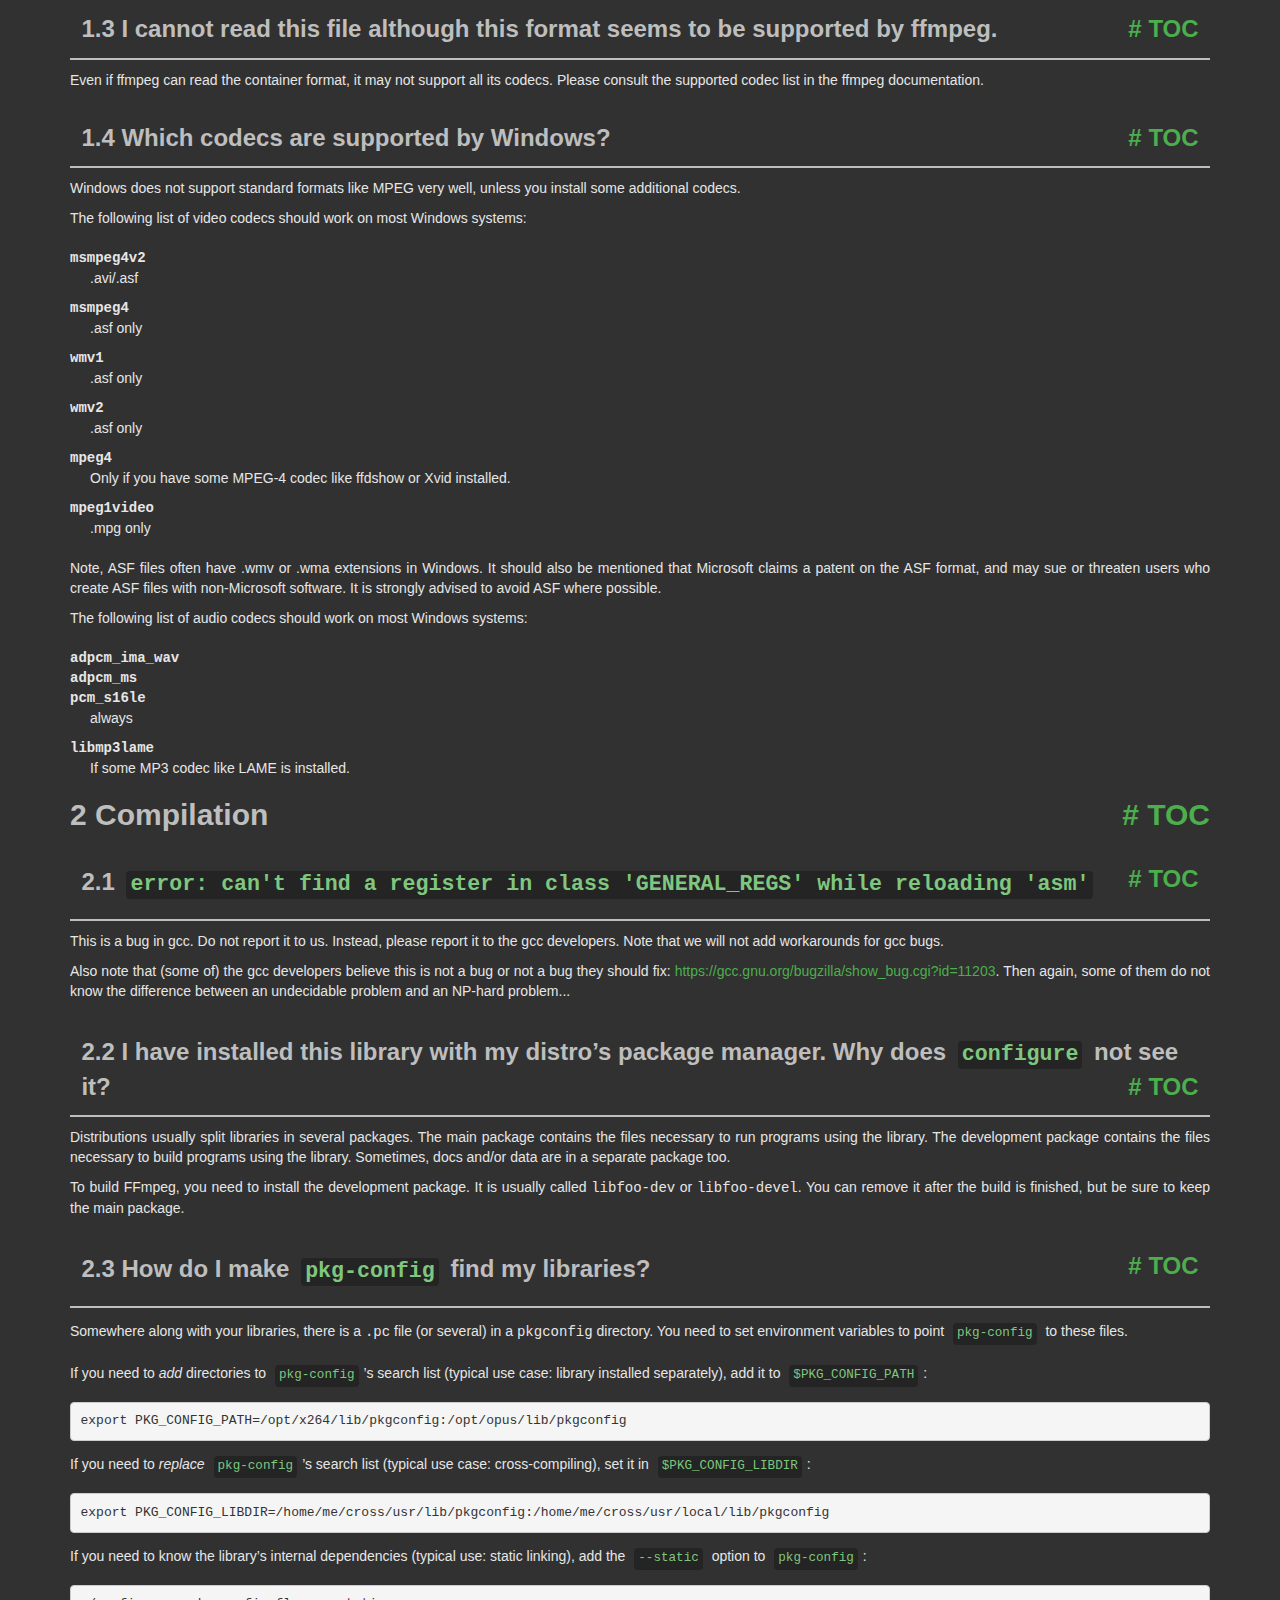
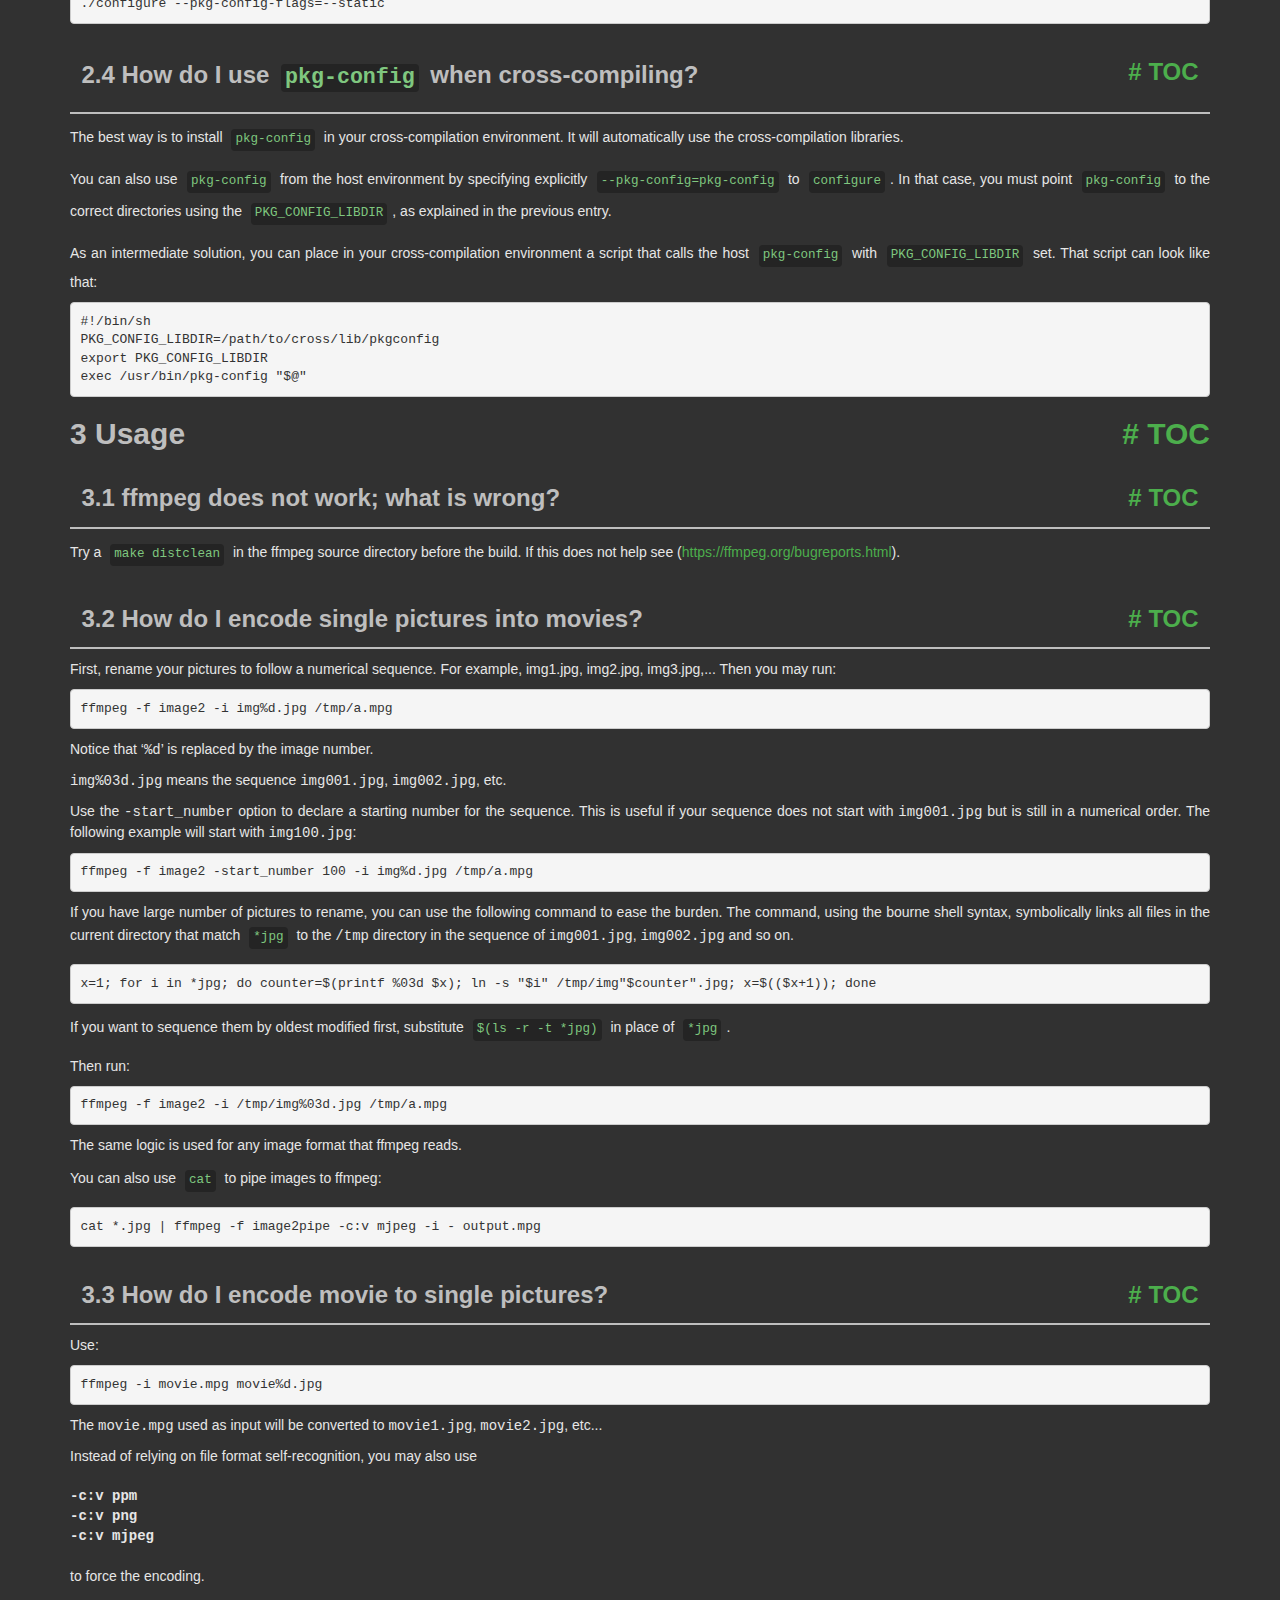
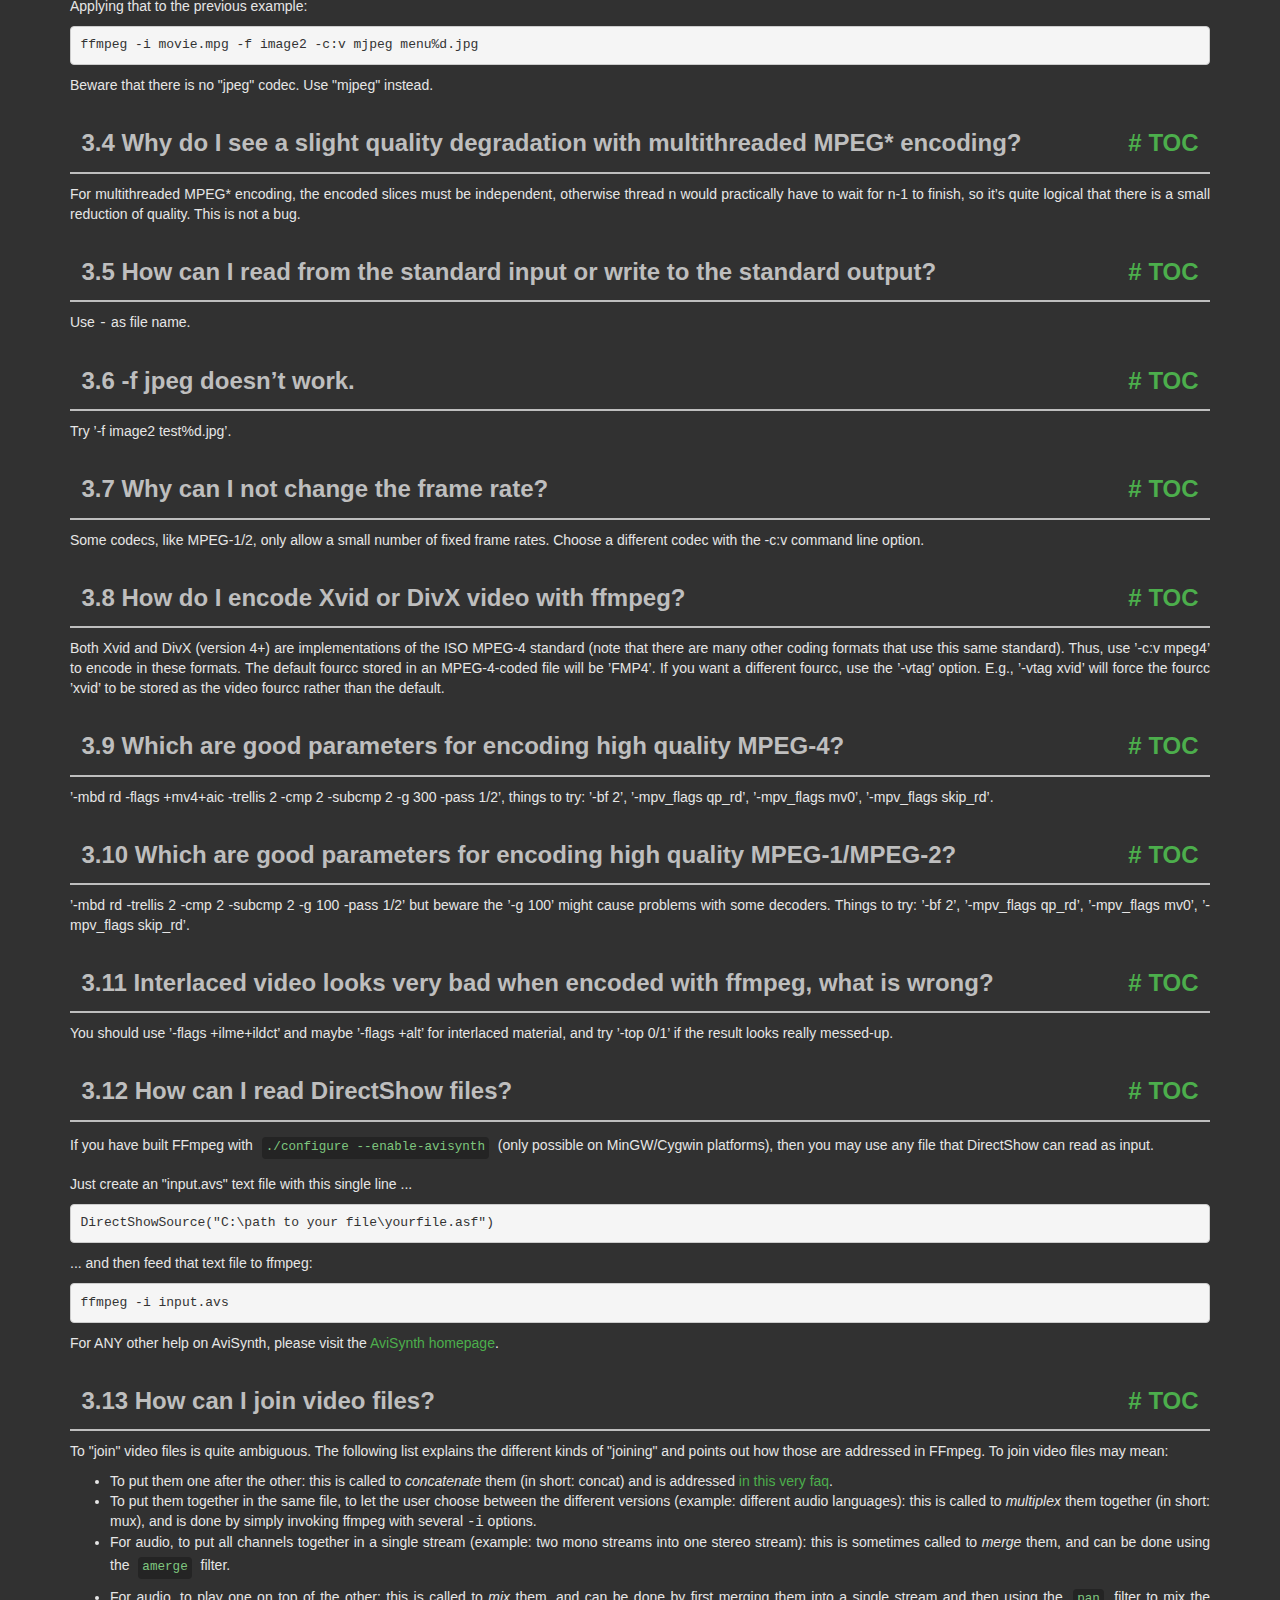
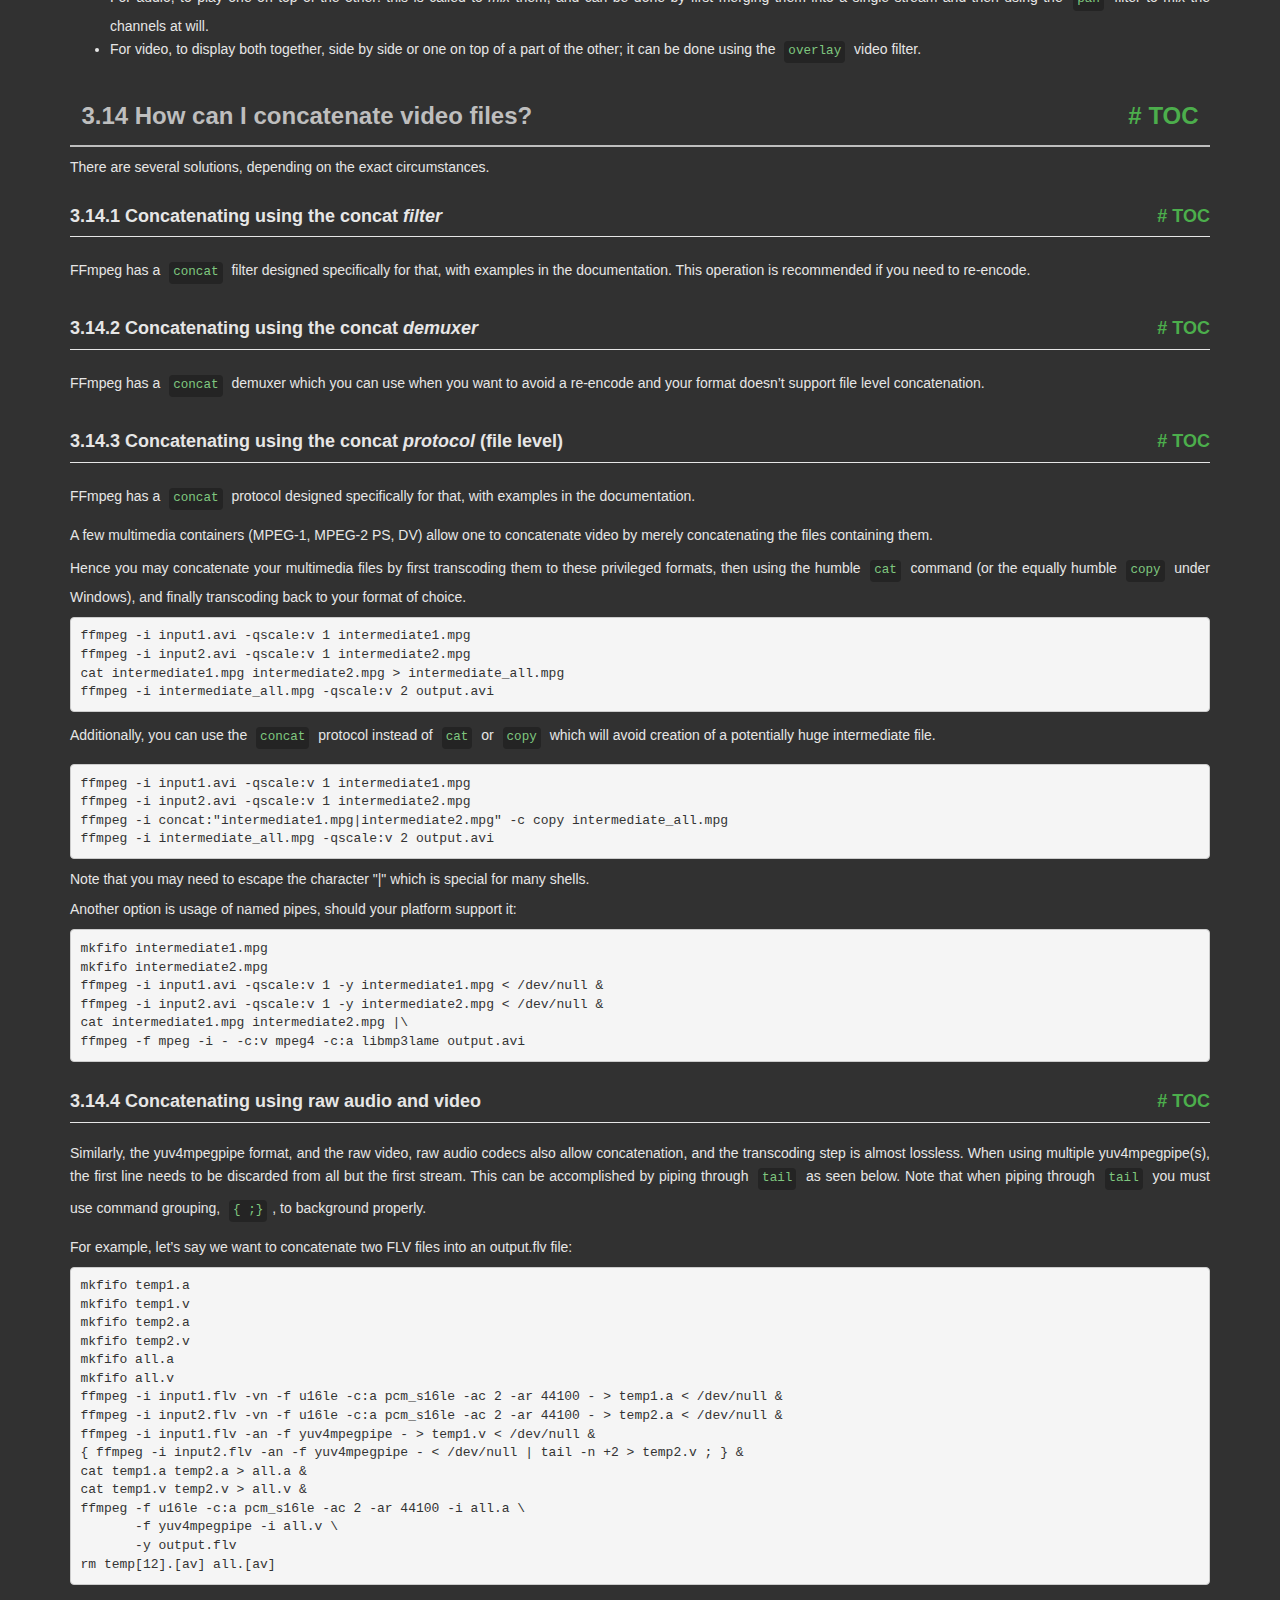
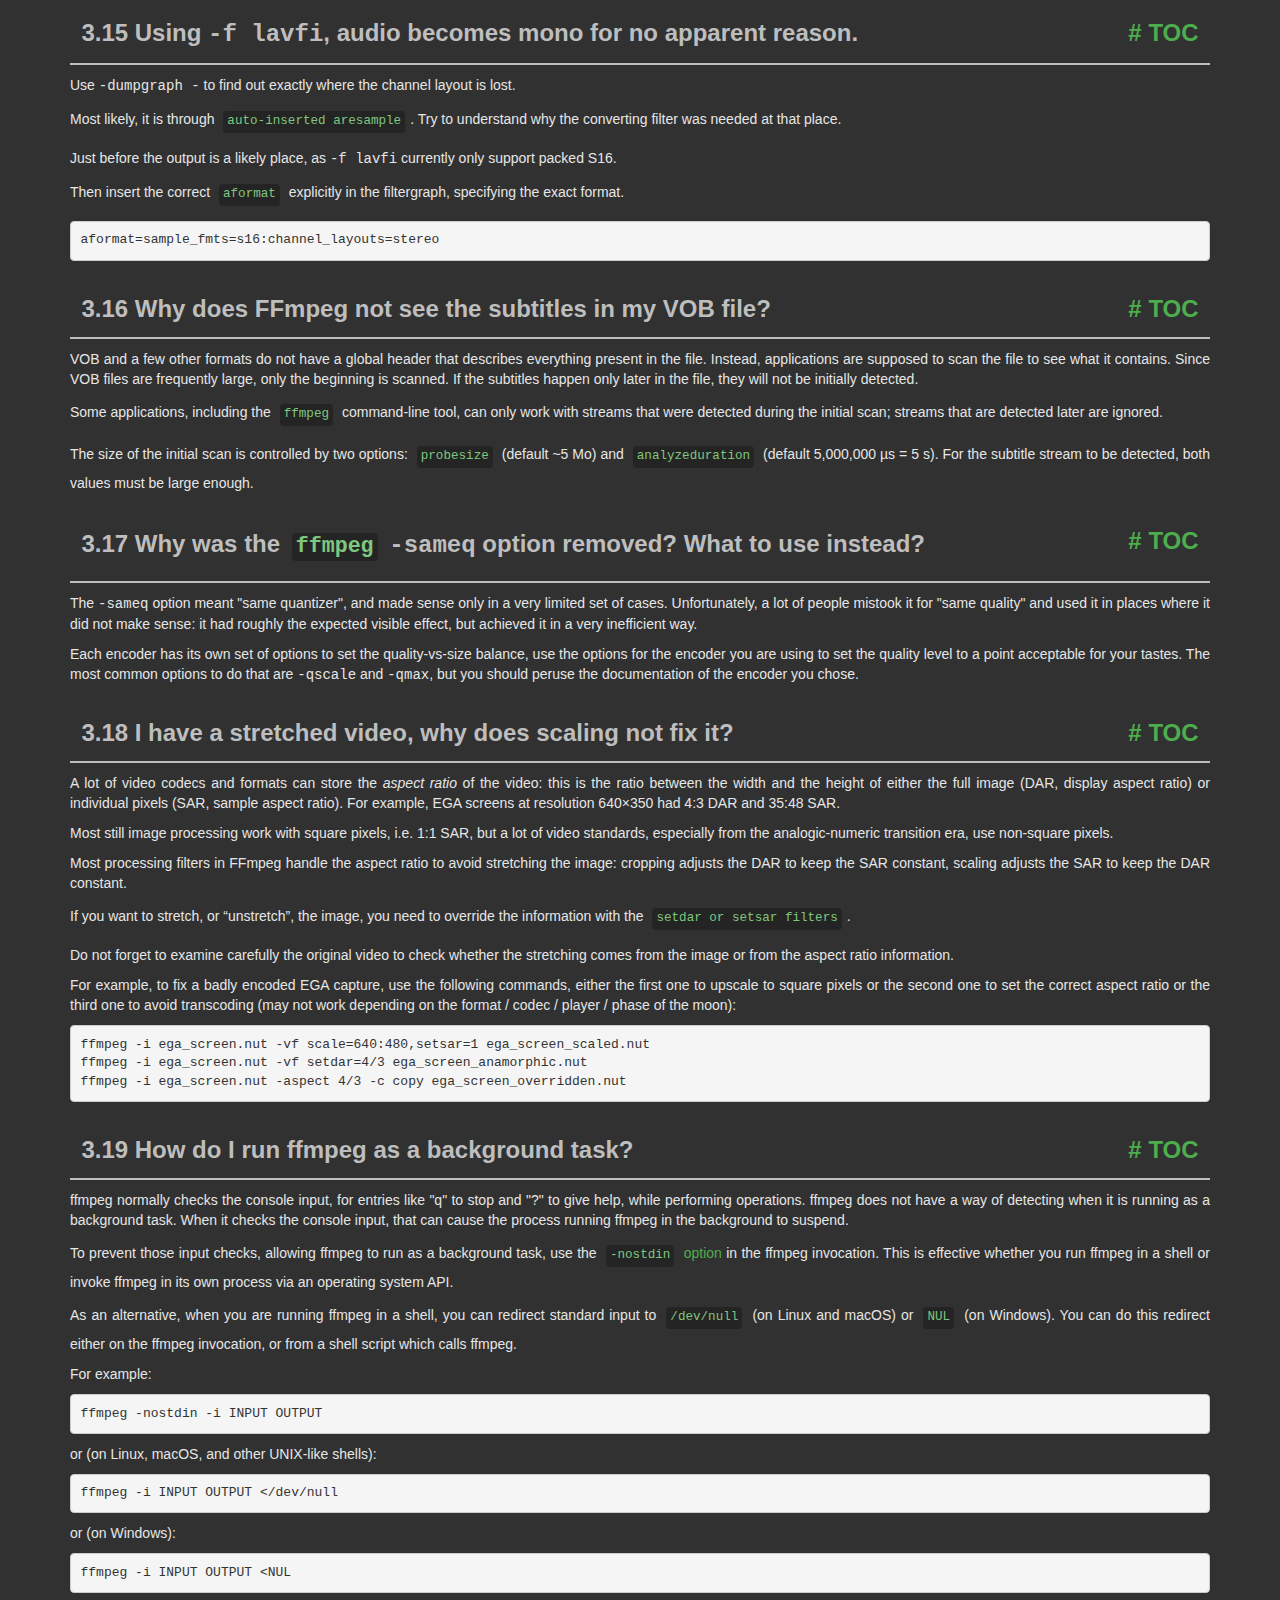
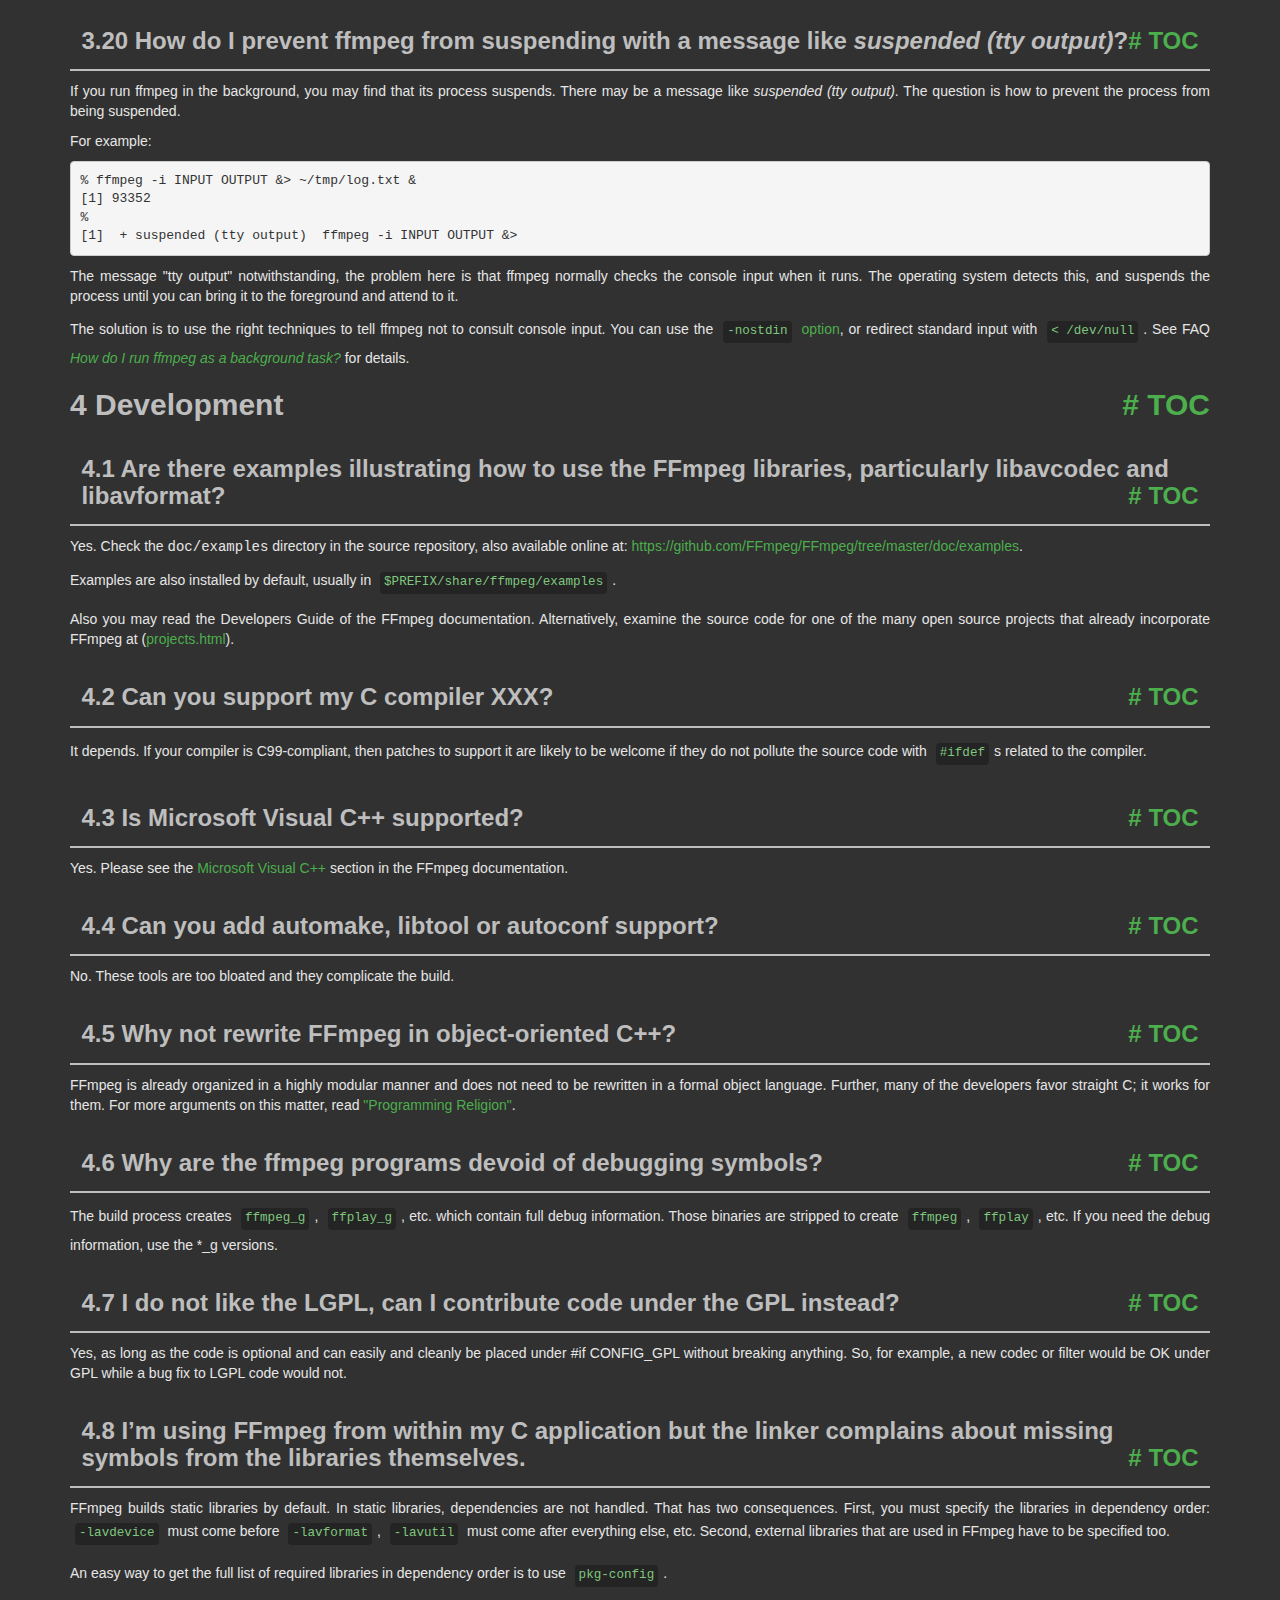
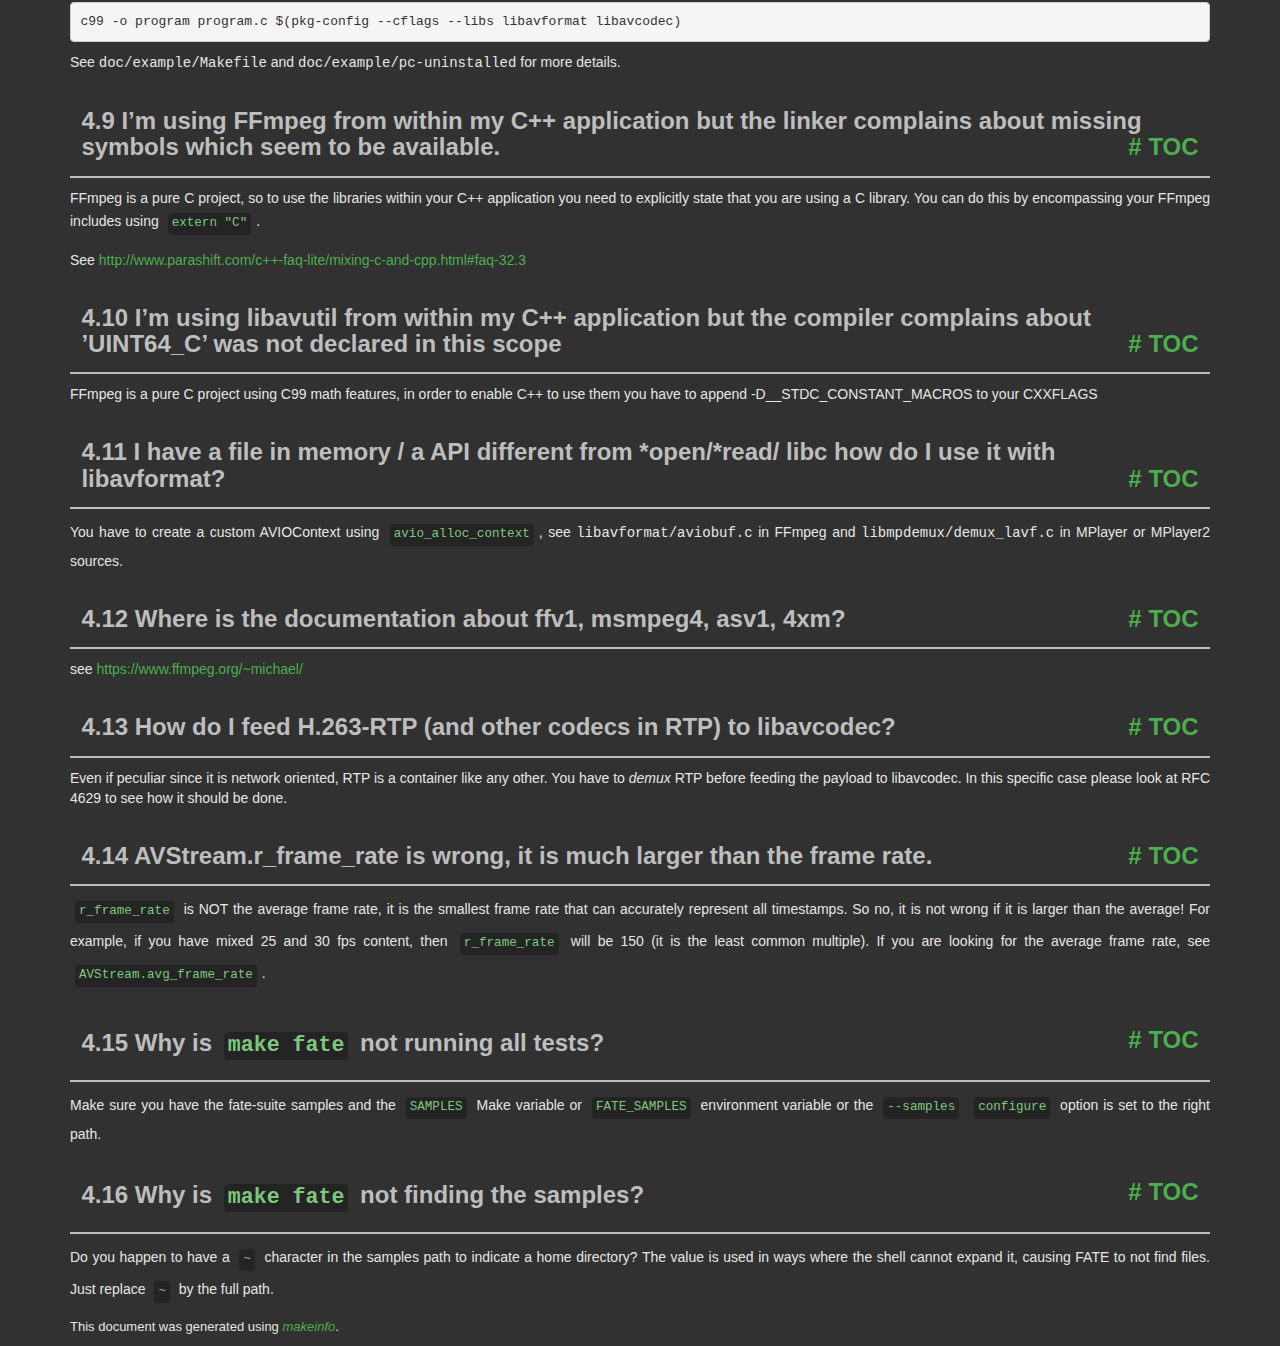
<file: Models/ffmpeg/doc/faq.html>
<!DOCTYPE html PUBLIC "-//W3C//DTD HTML 4.01 Transitional//EN" "http://www.w3.org/TR/html4/loose.dtd">
<html>
<!-- Created by , GNU Texinfo 7.1.1 -->
  <head>
    <meta charset="utf-8">
    <title>
      FFmpeg FAQ
    </title>
    <meta name="viewport" content="width=device-width,initial-scale=1.0">
    <link rel="stylesheet" type="text/css" href="bootstrap.min.css">
    <link rel="stylesheet" type="text/css" href="style.min.css">
  </head>
  <body>
    <div class="container">
      <h1>
      FFmpeg FAQ
      </h1>


<a name="SEC_Top"></a>

<div class="element-contents" id="SEC_Contents">
<h2 class="contents-heading">Table of Contents</h2>

<div class="contents">

<ul class="toc-numbered-mark">
  <li><a id="toc-General-Questions" href="#General-Questions">1 General Questions</a>
  <ul class="toc-numbered-mark">
    <li><a id="toc-Why-doesn_0027t-FFmpeg-support-feature-_005bxyz_005d_003f" href="#Why-doesn_0027t-FFmpeg-support-feature-_005bxyz_005d_003f">1.1 Why doesn&rsquo;t FFmpeg support feature [xyz]?</a></li>
    <li><a id="toc-FFmpeg-does-not-support-codec-XXX_002e-Can-you-include-a-Windows-DLL-loader-to-support-it_003f" href="#FFmpeg-does-not-support-codec-XXX_002e-Can-you-include-a-Windows-DLL-loader-to-support-it_003f">1.2 FFmpeg does not support codec XXX. Can you include a Windows DLL loader to support it?</a></li>
    <li><a id="toc-I-cannot-read-this-file-although-this-format-seems-to-be-supported-by-ffmpeg_002e" href="#I-cannot-read-this-file-although-this-format-seems-to-be-supported-by-ffmpeg_002e">1.3 I cannot read this file although this format seems to be supported by ffmpeg.</a></li>
    <li><a id="toc-Which-codecs-are-supported-by-Windows_003f" href="#Which-codecs-are-supported-by-Windows_003f">1.4 Which codecs are supported by Windows?</a></li>
  </ul></li>
  <li><a id="toc-Compilation" href="#Compilation">2 Compilation</a>
  <ul class="toc-numbered-mark">
    <li><a id="toc-error_003a-can_0027t-find-a-register-in-class-_0027GENERAL_005fREGS_0027-while-reloading-_0027asm_0027" href="#error_003a-can_0027t-find-a-register-in-class-_0027GENERAL_005fREGS_0027-while-reloading-_0027asm_0027">2.1 <code class="code">error: can't find a register in class 'GENERAL_REGS' while reloading 'asm'</code></a></li>
    <li><a id="toc-I-have-installed-this-library-with-my-distro_0027s-package-manager_002e-Why-does-configure-not-see-it_003f" href="#I-have-installed-this-library-with-my-distro_0027s-package-manager_002e-Why-does-configure-not-see-it_003f">2.2 I have installed this library with my distro&rsquo;s package manager. Why does <code class="command">configure</code> not see it?</a></li>
    <li><a id="toc-How-do-I-make-pkg_002dconfig-find-my-libraries_003f" href="#How-do-I-make-pkg_002dconfig-find-my-libraries_003f">2.3 How do I make <code class="command">pkg-config</code> find my libraries?</a></li>
    <li><a id="toc-How-do-I-use-pkg_002dconfig-when-cross_002dcompiling_003f" href="#How-do-I-use-pkg_002dconfig-when-cross_002dcompiling_003f">2.4 How do I use <code class="command">pkg-config</code> when cross-compiling?</a></li>
  </ul></li>
  <li><a id="toc-Usage" href="#Usage">3 Usage</a>
  <ul class="toc-numbered-mark">
    <li><a id="toc-ffmpeg-does-not-work_003b-what-is-wrong_003f" href="#ffmpeg-does-not-work_003b-what-is-wrong_003f">3.1 ffmpeg does not work; what is wrong?</a></li>
    <li><a id="toc-How-do-I-encode-single-pictures-into-movies_003f" href="#How-do-I-encode-single-pictures-into-movies_003f">3.2 How do I encode single pictures into movies?</a></li>
    <li><a id="toc-How-do-I-encode-movie-to-single-pictures_003f" href="#How-do-I-encode-movie-to-single-pictures_003f">3.3 How do I encode movie to single pictures?</a></li>
    <li><a id="toc-Why-do-I-see-a-slight-quality-degradation-with-multithreaded-MPEG_002a-encoding_003f" href="#Why-do-I-see-a-slight-quality-degradation-with-multithreaded-MPEG_002a-encoding_003f">3.4 Why do I see a slight quality degradation with multithreaded MPEG* encoding?</a></li>
    <li><a id="toc-How-can-I-read-from-the-standard-input-or-write-to-the-standard-output_003f" href="#How-can-I-read-from-the-standard-input-or-write-to-the-standard-output_003f">3.5 How can I read from the standard input or write to the standard output?</a></li>
    <li><a id="toc-_002df-jpeg-doesn_0027t-work_002e" href="#g_t_002df-jpeg-doesn_0027t-work_002e">3.6 -f jpeg doesn&rsquo;t work.</a></li>
    <li><a id="toc-Why-can-I-not-change-the-frame-rate_003f" href="#Why-can-I-not-change-the-frame-rate_003f">3.7 Why can I not change the frame rate?</a></li>
    <li><a id="toc-How-do-I-encode-Xvid-or-DivX-video-with-ffmpeg_003f" href="#How-do-I-encode-Xvid-or-DivX-video-with-ffmpeg_003f">3.8 How do I encode Xvid or DivX video with ffmpeg?</a></li>
    <li><a id="toc-Which-are-good-parameters-for-encoding-high-quality-MPEG_002d4_003f" href="#Which-are-good-parameters-for-encoding-high-quality-MPEG_002d4_003f">3.9 Which are good parameters for encoding high quality MPEG-4?</a></li>
    <li><a id="toc-Which-are-good-parameters-for-encoding-high-quality-MPEG_002d1_002fMPEG_002d2_003f" href="#Which-are-good-parameters-for-encoding-high-quality-MPEG_002d1_002fMPEG_002d2_003f">3.10 Which are good parameters for encoding high quality MPEG-1/MPEG-2?</a></li>
    <li><a id="toc-Interlaced-video-looks-very-bad-when-encoded-with-ffmpeg_002c-what-is-wrong_003f" href="#Interlaced-video-looks-very-bad-when-encoded-with-ffmpeg_002c-what-is-wrong_003f">3.11 Interlaced video looks very bad when encoded with ffmpeg, what is wrong?</a></li>
    <li><a id="toc-How-can-I-read-DirectShow-files_003f" href="#How-can-I-read-DirectShow-files_003f">3.12 How can I read DirectShow files?</a></li>
    <li><a id="toc-How-can-I-join-video-files_003f" href="#How-can-I-join-video-files_003f">3.13 How can I join video files?</a></li>
    <li><a id="toc-How-can-I-concatenate-video-files_003f" href="#How-can-I-concatenate-video-files_003f">3.14 How can I concatenate video files?</a>
    <ul class="toc-numbered-mark">
      <li><a id="toc-Concatenating-using-the-concat-filter" href="#Concatenating-using-the-concat-filter">3.14.1 Concatenating using the concat <em class="emph">filter</em></a></li>
      <li><a id="toc-Concatenating-using-the-concat-demuxer" href="#Concatenating-using-the-concat-demuxer">3.14.2 Concatenating using the concat <em class="emph">demuxer</em></a></li>
      <li><a id="toc-Concatenating-using-the-concat-protocol-_0028file-level_0029" href="#Concatenating-using-the-concat-protocol-_0028file-level_0029">3.14.3 Concatenating using the concat <em class="emph">protocol</em> (file level)</a></li>
      <li><a id="toc-Concatenating-using-raw-audio-and-video" href="#Concatenating-using-raw-audio-and-video">3.14.4 Concatenating using raw audio and video</a></li>
    </ul></li>
    <li><a id="toc-Using-_002df-lavfi_002c-audio-becomes-mono-for-no-apparent-reason_002e" href="#Using-_002df-lavfi_002c-audio-becomes-mono-for-no-apparent-reason_002e">3.15 Using <samp class="option">-f lavfi</samp>, audio becomes mono for no apparent reason.</a></li>
    <li><a id="toc-Why-does-FFmpeg-not-see-the-subtitles-in-my-VOB-file_003f" href="#Why-does-FFmpeg-not-see-the-subtitles-in-my-VOB-file_003f">3.16 Why does FFmpeg not see the subtitles in my VOB file?</a></li>
    <li><a id="toc-Why-was-the-ffmpeg-_002dsameq-option-removed_003f-What-to-use-instead_003f" href="#Why-was-the-ffmpeg-_002dsameq-option-removed_003f-What-to-use-instead_003f">3.17 Why was the <code class="command">ffmpeg</code> <samp class="option">-sameq</samp> option removed? What to use instead?</a></li>
    <li><a id="toc-I-have-a-stretched-video_002c-why-does-scaling-not-fix-it_003f" href="#I-have-a-stretched-video_002c-why-does-scaling-not-fix-it_003f">3.18 I have a stretched video, why does scaling not fix it?</a></li>
    <li><a id="toc-How-do-I-run-ffmpeg-as-a-background-task_003f" href="#How-do-I-run-ffmpeg-as-a-background-task_003f">3.19 How do I run ffmpeg as a background task?</a></li>
    <li><a id="toc-How-do-I-prevent-ffmpeg-from-suspending-with-a-message-like-suspended-_0028tty-output_0029_003f" href="#How-do-I-prevent-ffmpeg-from-suspending-with-a-message-like-suspended-_0028tty-output_0029_003f">3.20 How do I prevent ffmpeg from suspending with a message like <em class="emph">suspended (tty output)</em>?</a></li>
  </ul></li>
  <li><a id="toc-Development" href="#Development">4 Development</a>
  <ul class="toc-numbered-mark">
    <li><a id="toc-Are-there-examples-illustrating-how-to-use-the-FFmpeg-libraries_002c-particularly-libavcodec-and-libavformat_003f" href="#Are-there-examples-illustrating-how-to-use-the-FFmpeg-libraries_002c-particularly-libavcodec-and-libavformat_003f">4.1 Are there examples illustrating how to use the FFmpeg libraries, particularly libavcodec and libavformat?</a></li>
    <li><a id="toc-Can-you-support-my-C-compiler-XXX_003f" href="#Can-you-support-my-C-compiler-XXX_003f">4.2 Can you support my C compiler XXX?</a></li>
    <li><a id="toc-Is-Microsoft-Visual-C_002b_002b-supported_003f" href="#Is-Microsoft-Visual-C_002b_002b-supported_003f">4.3 Is Microsoft Visual C++ supported?</a></li>
    <li><a id="toc-Can-you-add-automake_002c-libtool-or-autoconf-support_003f" href="#Can-you-add-automake_002c-libtool-or-autoconf-support_003f">4.4 Can you add automake, libtool or autoconf support?</a></li>
    <li><a id="toc-Why-not-rewrite-FFmpeg-in-object_002doriented-C_002b_002b_003f" href="#Why-not-rewrite-FFmpeg-in-object_002doriented-C_002b_002b_003f">4.5 Why not rewrite FFmpeg in object-oriented C++?</a></li>
    <li><a id="toc-Why-are-the-ffmpeg-programs-devoid-of-debugging-symbols_003f" href="#Why-are-the-ffmpeg-programs-devoid-of-debugging-symbols_003f">4.6 Why are the ffmpeg programs devoid of debugging symbols?</a></li>
    <li><a id="toc-I-do-not-like-the-LGPL_002c-can-I-contribute-code-under-the-GPL-instead_003f" href="#I-do-not-like-the-LGPL_002c-can-I-contribute-code-under-the-GPL-instead_003f">4.7 I do not like the LGPL, can I contribute code under the GPL instead?</a></li>
    <li><a id="toc-I_0027m-using-FFmpeg-from-within-my-C-application-but-the-linker-complains-about-missing-symbols-from-the-libraries-themselves_002e" href="#I_0027m-using-FFmpeg-from-within-my-C-application-but-the-linker-complains-about-missing-symbols-from-the-libraries-themselves_002e">4.8 I&rsquo;m using FFmpeg from within my C application but the linker complains about missing symbols from the libraries themselves.</a></li>
    <li><a id="toc-I_0027m-using-FFmpeg-from-within-my-C_002b_002b-application-but-the-linker-complains-about-missing-symbols-which-seem-to-be-available_002e" href="#I_0027m-using-FFmpeg-from-within-my-C_002b_002b-application-but-the-linker-complains-about-missing-symbols-which-seem-to-be-available_002e">4.9 I&rsquo;m using FFmpeg from within my C++ application but the linker complains about missing symbols which seem to be available.</a></li>
    <li><a id="toc-I_0027m-using-libavutil-from-within-my-C_002b_002b-application-but-the-compiler-complains-about-_0027UINT64_005fC_0027-was-not-declared-in-this-scope" href="#I_0027m-using-libavutil-from-within-my-C_002b_002b-application-but-the-compiler-complains-about-_0027UINT64_005fC_0027-was-not-declared-in-this-scope">4.10 I&rsquo;m using libavutil from within my C++ application but the compiler complains about &rsquo;UINT64_C&rsquo; was not declared in this scope</a></li>
    <li><a id="toc-I-have-a-file-in-memory-_002f-a-API-different-from-_002aopen_002f_002aread_002f-libc-how-do-I-use-it-with-libavformat_003f" href="#I-have-a-file-in-memory-_002f-a-API-different-from-_002aopen_002f_002aread_002f-libc-how-do-I-use-it-with-libavformat_003f">4.11 I have a file in memory / a API different from *open/*read/ libc how do I use it with libavformat?</a></li>
    <li><a id="toc-Where-is-the-documentation-about-ffv1_002c-msmpeg4_002c-asv1_002c-4xm_003f" href="#Where-is-the-documentation-about-ffv1_002c-msmpeg4_002c-asv1_002c-4xm_003f">4.12 Where is the documentation about ffv1, msmpeg4, asv1, 4xm?</a></li>
    <li><a id="toc-How-do-I-feed-H_002e263_002dRTP-_0028and-other-codecs-in-RTP_0029-to-libavcodec_003f" href="#How-do-I-feed-H_002e263_002dRTP-_0028and-other-codecs-in-RTP_0029-to-libavcodec_003f">4.13 How do I feed H.263-RTP (and other codecs in RTP) to libavcodec?</a></li>
    <li><a id="toc-AVStream_002er_005fframe_005frate-is-wrong_002c-it-is-much-larger-than-the-frame-rate_002e" href="#AVStream_002er_005fframe_005frate-is-wrong_002c-it-is-much-larger-than-the-frame-rate_002e">4.14 AVStream.r_frame_rate is wrong, it is much larger than the frame rate.</a></li>
    <li><a id="toc-Why-is-make-fate-not-running-all-tests_003f" href="#Why-is-make-fate-not-running-all-tests_003f">4.15 Why is <code class="code">make fate</code> not running all tests?</a></li>
    <li><a id="toc-Why-is-make-fate-not-finding-the-samples_003f" href="#Why-is-make-fate-not-finding-the-samples_003f">4.16 Why is <code class="code">make fate</code> not finding the samples?</a></li>
  </ul></li>
</ul>
</div>
</div>

<a name="General-Questions"></a>
<h2 class="chapter">1 General Questions<span class="pull-right"><a class="anchor hidden-xs" href="#General-Questions" aria-hidden="true">#</a> <a class="anchor hidden-xs"href="#toc-General-Questions" aria-hidden="true">TOC</a></span></h2>

<a name="Why-doesn_0027t-FFmpeg-support-feature-_005bxyz_005d_003f"></a>
<h3 class="section">1.1 Why doesn&rsquo;t FFmpeg support feature [xyz]?<span class="pull-right"><a class="anchor hidden-xs" href="#Why-doesn_0027t-FFmpeg-support-feature-_005bxyz_005d_003f" aria-hidden="true">#</a> <a class="anchor hidden-xs"href="#toc-Why-doesn_0027t-FFmpeg-support-feature-_005bxyz_005d_003f" aria-hidden="true">TOC</a></span></h3>

<p>Because no one has taken on that task yet. FFmpeg development is
driven by the tasks that are important to the individual developers.
If there is a feature that is important to you, the best way to get
it implemented is to undertake the task yourself or sponsor a developer.
</p>
<a name="FFmpeg-does-not-support-codec-XXX_002e-Can-you-include-a-Windows-DLL-loader-to-support-it_003f"></a>
<h3 class="section">1.2 FFmpeg does not support codec XXX. Can you include a Windows DLL loader to support it?<span class="pull-right"><a class="anchor hidden-xs" href="#FFmpeg-does-not-support-codec-XXX_002e-Can-you-include-a-Windows-DLL-loader-to-support-it_003f" aria-hidden="true">#</a> <a class="anchor hidden-xs"href="#toc-FFmpeg-does-not-support-codec-XXX_002e-Can-you-include-a-Windows-DLL-loader-to-support-it_003f" aria-hidden="true">TOC</a></span></h3>

<p>No. Windows DLLs are not portable, bloated and often slow.
Moreover FFmpeg strives to support all codecs natively.
A DLL loader is not conducive to that goal.
</p>
<a name="I-cannot-read-this-file-although-this-format-seems-to-be-supported-by-ffmpeg_002e"></a>
<h3 class="section">1.3 I cannot read this file although this format seems to be supported by ffmpeg.<span class="pull-right"><a class="anchor hidden-xs" href="#I-cannot-read-this-file-although-this-format-seems-to-be-supported-by-ffmpeg_002e" aria-hidden="true">#</a> <a class="anchor hidden-xs"href="#toc-I-cannot-read-this-file-although-this-format-seems-to-be-supported-by-ffmpeg_002e" aria-hidden="true">TOC</a></span></h3>

<p>Even if ffmpeg can read the container format, it may not support all its
codecs. Please consult the supported codec list in the ffmpeg
documentation.
</p>
<a name="Which-codecs-are-supported-by-Windows_003f"></a>
<h3 class="section">1.4 Which codecs are supported by Windows?<span class="pull-right"><a class="anchor hidden-xs" href="#Which-codecs-are-supported-by-Windows_003f" aria-hidden="true">#</a> <a class="anchor hidden-xs"href="#toc-Which-codecs-are-supported-by-Windows_003f" aria-hidden="true">TOC</a></span></h3>

<p>Windows does not support standard formats like MPEG very well, unless you
install some additional codecs.
</p>
<p>The following list of video codecs should work on most Windows systems:
</p><dl class="table">
<dt><samp class="option">msmpeg4v2</samp></dt>
<dd><p>.avi/.asf
</p></dd>
<dt><samp class="option">msmpeg4</samp></dt>
<dd><p>.asf only
</p></dd>
<dt><samp class="option">wmv1</samp></dt>
<dd><p>.asf only
</p></dd>
<dt><samp class="option">wmv2</samp></dt>
<dd><p>.asf only
</p></dd>
<dt><samp class="option">mpeg4</samp></dt>
<dd><p>Only if you have some MPEG-4 codec like ffdshow or Xvid installed.
</p></dd>
<dt><samp class="option">mpeg1video</samp></dt>
<dd><p>.mpg only
</p></dd>
</dl>
<p>Note, ASF files often have .wmv or .wma extensions in Windows. It should also
be mentioned that Microsoft claims a patent on the ASF format, and may sue
or threaten users who create ASF files with non-Microsoft software. It is
strongly advised to avoid ASF where possible.
</p>
<p>The following list of audio codecs should work on most Windows systems:
</p><dl class="table">
<dt><samp class="option">adpcm_ima_wav</samp></dt>
<dt><samp class="option">adpcm_ms</samp></dt>
<dt><samp class="option">pcm_s16le</samp></dt>
<dd><p>always
</p></dd>
<dt><samp class="option">libmp3lame</samp></dt>
<dd><p>If some MP3 codec like LAME is installed.
</p></dd>
</dl>


<a name="Compilation"></a>
<h2 class="chapter">2 Compilation<span class="pull-right"><a class="anchor hidden-xs" href="#Compilation" aria-hidden="true">#</a> <a class="anchor hidden-xs"href="#toc-Compilation" aria-hidden="true">TOC</a></span></h2>

<a name="error_003a-can_0027t-find-a-register-in-class-_0027GENERAL_005fREGS_0027-while-reloading-_0027asm_0027"></a>
<h3 class="section">2.1 <code class="code">error: can't find a register in class 'GENERAL_REGS' while reloading 'asm'</code><span class="pull-right"><a class="anchor hidden-xs" href="#error_003a-can_0027t-find-a-register-in-class-_0027GENERAL_005fREGS_0027-while-reloading-_0027asm_0027" aria-hidden="true">#</a> <a class="anchor hidden-xs"href="#toc-error_003a-can_0027t-find-a-register-in-class-_0027GENERAL_005fREGS_0027-while-reloading-_0027asm_0027" aria-hidden="true">TOC</a></span></h3>

<p>This is a bug in gcc. Do not report it to us. Instead, please report it to
the gcc developers. Note that we will not add workarounds for gcc bugs.
</p>
<p>Also note that (some of) the gcc developers believe this is not a bug or
not a bug they should fix:
<a class="url" href="https://gcc.gnu.org/bugzilla/show_bug.cgi?id=11203">https://gcc.gnu.org/bugzilla/show_bug.cgi?id=11203</a>.
Then again, some of them do not know the difference between an undecidable
problem and an NP-hard problem...
</p>
<a name="I-have-installed-this-library-with-my-distro_0027s-package-manager_002e-Why-does-configure-not-see-it_003f"></a>
<h3 class="section">2.2 I have installed this library with my distro&rsquo;s package manager. Why does <code class="command">configure</code> not see it?<span class="pull-right"><a class="anchor hidden-xs" href="#I-have-installed-this-library-with-my-distro_0027s-package-manager_002e-Why-does-configure-not-see-it_003f" aria-hidden="true">#</a> <a class="anchor hidden-xs"href="#toc-I-have-installed-this-library-with-my-distro_0027s-package-manager_002e-Why-does-configure-not-see-it_003f" aria-hidden="true">TOC</a></span></h3>

<p>Distributions usually split libraries in several packages. The main package
contains the files necessary to run programs using the library. The
development package contains the files necessary to build programs using the
library. Sometimes, docs and/or data are in a separate package too.
</p>
<p>To build FFmpeg, you need to install the development package. It is usually
called <samp class="file">libfoo-dev</samp> or <samp class="file">libfoo-devel</samp>. You can remove it after the
build is finished, but be sure to keep the main package.
</p>
<a name="How-do-I-make-pkg_002dconfig-find-my-libraries_003f"></a>
<h3 class="section">2.3 How do I make <code class="command">pkg-config</code> find my libraries?<span class="pull-right"><a class="anchor hidden-xs" href="#How-do-I-make-pkg_002dconfig-find-my-libraries_003f" aria-hidden="true">#</a> <a class="anchor hidden-xs"href="#toc-How-do-I-make-pkg_002dconfig-find-my-libraries_003f" aria-hidden="true">TOC</a></span></h3>

<p>Somewhere along with your libraries, there is a <samp class="file">.pc</samp> file (or several)
in a <samp class="file">pkgconfig</samp> directory. You need to set environment variables to
point <code class="command">pkg-config</code> to these files.
</p>
<p>If you need to <em class="emph">add</em> directories to <code class="command">pkg-config</code>&rsquo;s search list
(typical use case: library installed separately), add it to
<code class="code">$PKG_CONFIG_PATH</code>:
</p>
<div class="example">
<pre class="example-preformatted">export PKG_CONFIG_PATH=/opt/x264/lib/pkgconfig:/opt/opus/lib/pkgconfig
</pre></div>

<p>If you need to <em class="emph">replace</em> <code class="command">pkg-config</code>&rsquo;s search list
(typical use case: cross-compiling), set it in
<code class="code">$PKG_CONFIG_LIBDIR</code>:
</p>
<div class="example">
<pre class="example-preformatted">export PKG_CONFIG_LIBDIR=/home/me/cross/usr/lib/pkgconfig:/home/me/cross/usr/local/lib/pkgconfig
</pre></div>

<p>If you need to know the library&rsquo;s internal dependencies (typical use: static
linking), add the <code class="code">--static</code> option to <code class="command">pkg-config</code>:
</p>
<div class="example">
<pre class="example-preformatted">./configure --pkg-config-flags=--static
</pre></div>

<a name="How-do-I-use-pkg_002dconfig-when-cross_002dcompiling_003f"></a>
<h3 class="section">2.4 How do I use <code class="command">pkg-config</code> when cross-compiling?<span class="pull-right"><a class="anchor hidden-xs" href="#How-do-I-use-pkg_002dconfig-when-cross_002dcompiling_003f" aria-hidden="true">#</a> <a class="anchor hidden-xs"href="#toc-How-do-I-use-pkg_002dconfig-when-cross_002dcompiling_003f" aria-hidden="true">TOC</a></span></h3>

<p>The best way is to install <code class="command">pkg-config</code> in your cross-compilation
environment. It will automatically use the cross-compilation libraries.
</p>
<p>You can also use <code class="command">pkg-config</code> from the host environment by
specifying explicitly <code class="code">--pkg-config=pkg-config</code> to <code class="command">configure</code>.
In that case, you must point <code class="command">pkg-config</code> to the correct directories
using the <code class="code">PKG_CONFIG_LIBDIR</code>, as explained in the previous entry.
</p>
<p>As an intermediate solution, you can place in your cross-compilation
environment a script that calls the host <code class="command">pkg-config</code> with
<code class="code">PKG_CONFIG_LIBDIR</code> set. That script can look like that:
</p>
<div class="example">
<pre class="example-preformatted">#!/bin/sh
PKG_CONFIG_LIBDIR=/path/to/cross/lib/pkgconfig
export PKG_CONFIG_LIBDIR
exec /usr/bin/pkg-config &quot;$@&quot;
</pre></div>

<a name="Usage"></a>
<h2 class="chapter">3 Usage<span class="pull-right"><a class="anchor hidden-xs" href="#Usage" aria-hidden="true">#</a> <a class="anchor hidden-xs"href="#toc-Usage" aria-hidden="true">TOC</a></span></h2>

<a name="ffmpeg-does-not-work_003b-what-is-wrong_003f"></a>
<h3 class="section">3.1 ffmpeg does not work; what is wrong?<span class="pull-right"><a class="anchor hidden-xs" href="#ffmpeg-does-not-work_003b-what-is-wrong_003f" aria-hidden="true">#</a> <a class="anchor hidden-xs"href="#toc-ffmpeg-does-not-work_003b-what-is-wrong_003f" aria-hidden="true">TOC</a></span></h3>

<p>Try a <code class="code">make distclean</code> in the ffmpeg source directory before the build.
If this does not help see
(<a class="url" href="https://ffmpeg.org/bugreports.html">https://ffmpeg.org/bugreports.html</a>).
</p>
<a name="How-do-I-encode-single-pictures-into-movies_003f"></a>
<h3 class="section">3.2 How do I encode single pictures into movies?<span class="pull-right"><a class="anchor hidden-xs" href="#How-do-I-encode-single-pictures-into-movies_003f" aria-hidden="true">#</a> <a class="anchor hidden-xs"href="#toc-How-do-I-encode-single-pictures-into-movies_003f" aria-hidden="true">TOC</a></span></h3>

<p>First, rename your pictures to follow a numerical sequence.
For example, img1.jpg, img2.jpg, img3.jpg,...
Then you may run:
</p>
<div class="example">
<pre class="example-preformatted">ffmpeg -f image2 -i img%d.jpg /tmp/a.mpg
</pre></div>

<p>Notice that &lsquo;<samp class="samp">%d</samp>&rsquo; is replaced by the image number.
</p>
<p><samp class="file">img%03d.jpg</samp> means the sequence <samp class="file">img001.jpg</samp>, <samp class="file">img002.jpg</samp>, etc.
</p>
<p>Use the <samp class="option">-start_number</samp> option to declare a starting number for
the sequence. This is useful if your sequence does not start with
<samp class="file">img001.jpg</samp> but is still in a numerical order. The following
example will start with <samp class="file">img100.jpg</samp>:
</p>
<div class="example">
<pre class="example-preformatted">ffmpeg -f image2 -start_number 100 -i img%d.jpg /tmp/a.mpg
</pre></div>

<p>If you have large number of pictures to rename, you can use the
following command to ease the burden. The command, using the bourne
shell syntax, symbolically links all files in the current directory
that match <code class="code">*jpg</code> to the <samp class="file">/tmp</samp> directory in the sequence of
<samp class="file">img001.jpg</samp>, <samp class="file">img002.jpg</samp> and so on.
</p>
<div class="example">
<pre class="example-preformatted">x=1; for i in *jpg; do counter=$(printf %03d $x); ln -s &quot;$i&quot; /tmp/img&quot;$counter&quot;.jpg; x=$(($x+1)); done
</pre></div>

<p>If you want to sequence them by oldest modified first, substitute
<code class="code">$(ls -r -t *jpg)</code> in place of <code class="code">*jpg</code>.
</p>
<p>Then run:
</p>
<div class="example">
<pre class="example-preformatted">ffmpeg -f image2 -i /tmp/img%03d.jpg /tmp/a.mpg
</pre></div>

<p>The same logic is used for any image format that ffmpeg reads.
</p>
<p>You can also use <code class="command">cat</code> to pipe images to ffmpeg:
</p>
<div class="example">
<pre class="example-preformatted">cat *.jpg | ffmpeg -f image2pipe -c:v mjpeg -i - output.mpg
</pre></div>

<a name="How-do-I-encode-movie-to-single-pictures_003f"></a>
<h3 class="section">3.3 How do I encode movie to single pictures?<span class="pull-right"><a class="anchor hidden-xs" href="#How-do-I-encode-movie-to-single-pictures_003f" aria-hidden="true">#</a> <a class="anchor hidden-xs"href="#toc-How-do-I-encode-movie-to-single-pictures_003f" aria-hidden="true">TOC</a></span></h3>

<p>Use:
</p>
<div class="example">
<pre class="example-preformatted">ffmpeg -i movie.mpg movie%d.jpg
</pre></div>

<p>The <samp class="file">movie.mpg</samp> used as input will be converted to
<samp class="file">movie1.jpg</samp>, <samp class="file">movie2.jpg</samp>, etc...
</p>
<p>Instead of relying on file format self-recognition, you may also use
</p><dl class="table">
<dt><samp class="option">-c:v ppm</samp></dt>
<dt><samp class="option">-c:v png</samp></dt>
<dt><samp class="option">-c:v mjpeg</samp></dt>
</dl>
<p>to force the encoding.
</p>
<p>Applying that to the previous example:
</p><div class="example">
<pre class="example-preformatted">ffmpeg -i movie.mpg -f image2 -c:v mjpeg menu%d.jpg
</pre></div>

<p>Beware that there is no &quot;jpeg&quot; codec. Use &quot;mjpeg&quot; instead.
</p>
<a name="Why-do-I-see-a-slight-quality-degradation-with-multithreaded-MPEG_002a-encoding_003f"></a>
<h3 class="section">3.4 Why do I see a slight quality degradation with multithreaded MPEG* encoding?<span class="pull-right"><a class="anchor hidden-xs" href="#Why-do-I-see-a-slight-quality-degradation-with-multithreaded-MPEG_002a-encoding_003f" aria-hidden="true">#</a> <a class="anchor hidden-xs"href="#toc-Why-do-I-see-a-slight-quality-degradation-with-multithreaded-MPEG_002a-encoding_003f" aria-hidden="true">TOC</a></span></h3>

<p>For multithreaded MPEG* encoding, the encoded slices must be independent,
otherwise thread n would practically have to wait for n-1 to finish, so it&rsquo;s
quite logical that there is a small reduction of quality. This is not a bug.
</p>
<a name="How-can-I-read-from-the-standard-input-or-write-to-the-standard-output_003f"></a>
<h3 class="section">3.5 How can I read from the standard input or write to the standard output?<span class="pull-right"><a class="anchor hidden-xs" href="#How-can-I-read-from-the-standard-input-or-write-to-the-standard-output_003f" aria-hidden="true">#</a> <a class="anchor hidden-xs"href="#toc-How-can-I-read-from-the-standard-input-or-write-to-the-standard-output_003f" aria-hidden="true">TOC</a></span></h3>

<p>Use <samp class="file">-</samp> as file name.
</p>
<a name="g_t_002df-jpeg-doesn_0027t-work_002e"></a>
<h3 class="section">3.6 -f jpeg doesn&rsquo;t work.<span class="pull-right"><a class="anchor hidden-xs" href="#_002df-jpeg-doesn_0027t-work_002e" aria-hidden="true">#</a> <a class="anchor hidden-xs"href="#toc-_002df-jpeg-doesn_0027t-work_002e" aria-hidden="true">TOC</a></span></h3>

<p>Try &rsquo;-f image2 test%d.jpg&rsquo;.
</p>
<a name="Why-can-I-not-change-the-frame-rate_003f"></a>
<h3 class="section">3.7 Why can I not change the frame rate?<span class="pull-right"><a class="anchor hidden-xs" href="#Why-can-I-not-change-the-frame-rate_003f" aria-hidden="true">#</a> <a class="anchor hidden-xs"href="#toc-Why-can-I-not-change-the-frame-rate_003f" aria-hidden="true">TOC</a></span></h3>

<p>Some codecs, like MPEG-1/2, only allow a small number of fixed frame rates.
Choose a different codec with the -c:v command line option.
</p>
<a name="How-do-I-encode-Xvid-or-DivX-video-with-ffmpeg_003f"></a>
<h3 class="section">3.8 How do I encode Xvid or DivX video with ffmpeg?<span class="pull-right"><a class="anchor hidden-xs" href="#How-do-I-encode-Xvid-or-DivX-video-with-ffmpeg_003f" aria-hidden="true">#</a> <a class="anchor hidden-xs"href="#toc-How-do-I-encode-Xvid-or-DivX-video-with-ffmpeg_003f" aria-hidden="true">TOC</a></span></h3>

<p>Both Xvid and DivX (version 4+) are implementations of the ISO MPEG-4
standard (note that there are many other coding formats that use this
same standard). Thus, use &rsquo;-c:v mpeg4&rsquo; to encode in these formats. The
default fourcc stored in an MPEG-4-coded file will be &rsquo;FMP4&rsquo;. If you want
a different fourcc, use the &rsquo;-vtag&rsquo; option. E.g., &rsquo;-vtag xvid&rsquo; will
force the fourcc &rsquo;xvid&rsquo; to be stored as the video fourcc rather than the
default.
</p>
<a name="Which-are-good-parameters-for-encoding-high-quality-MPEG_002d4_003f"></a>
<h3 class="section">3.9 Which are good parameters for encoding high quality MPEG-4?<span class="pull-right"><a class="anchor hidden-xs" href="#Which-are-good-parameters-for-encoding-high-quality-MPEG_002d4_003f" aria-hidden="true">#</a> <a class="anchor hidden-xs"href="#toc-Which-are-good-parameters-for-encoding-high-quality-MPEG_002d4_003f" aria-hidden="true">TOC</a></span></h3>

<p>&rsquo;-mbd rd -flags +mv4+aic -trellis 2 -cmp 2 -subcmp 2 -g 300 -pass 1/2&rsquo;,
things to try: &rsquo;-bf 2&rsquo;, &rsquo;-mpv_flags qp_rd&rsquo;, &rsquo;-mpv_flags mv0&rsquo;, &rsquo;-mpv_flags skip_rd&rsquo;.
</p>
<a name="Which-are-good-parameters-for-encoding-high-quality-MPEG_002d1_002fMPEG_002d2_003f"></a>
<h3 class="section">3.10 Which are good parameters for encoding high quality MPEG-1/MPEG-2?<span class="pull-right"><a class="anchor hidden-xs" href="#Which-are-good-parameters-for-encoding-high-quality-MPEG_002d1_002fMPEG_002d2_003f" aria-hidden="true">#</a> <a class="anchor hidden-xs"href="#toc-Which-are-good-parameters-for-encoding-high-quality-MPEG_002d1_002fMPEG_002d2_003f" aria-hidden="true">TOC</a></span></h3>

<p>&rsquo;-mbd rd -trellis 2 -cmp 2 -subcmp 2 -g 100 -pass 1/2&rsquo;
but beware the &rsquo;-g 100&rsquo; might cause problems with some decoders.
Things to try: &rsquo;-bf 2&rsquo;, &rsquo;-mpv_flags qp_rd&rsquo;, &rsquo;-mpv_flags mv0&rsquo;, &rsquo;-mpv_flags skip_rd&rsquo;.
</p>
<a name="Interlaced-video-looks-very-bad-when-encoded-with-ffmpeg_002c-what-is-wrong_003f"></a>
<h3 class="section">3.11 Interlaced video looks very bad when encoded with ffmpeg, what is wrong?<span class="pull-right"><a class="anchor hidden-xs" href="#Interlaced-video-looks-very-bad-when-encoded-with-ffmpeg_002c-what-is-wrong_003f" aria-hidden="true">#</a> <a class="anchor hidden-xs"href="#toc-Interlaced-video-looks-very-bad-when-encoded-with-ffmpeg_002c-what-is-wrong_003f" aria-hidden="true">TOC</a></span></h3>

<p>You should use &rsquo;-flags +ilme+ildct&rsquo; and maybe &rsquo;-flags +alt&rsquo; for interlaced
material, and try &rsquo;-top 0/1&rsquo; if the result looks really messed-up.
</p>
<a name="How-can-I-read-DirectShow-files_003f"></a>
<h3 class="section">3.12 How can I read DirectShow files?<span class="pull-right"><a class="anchor hidden-xs" href="#How-can-I-read-DirectShow-files_003f" aria-hidden="true">#</a> <a class="anchor hidden-xs"href="#toc-How-can-I-read-DirectShow-files_003f" aria-hidden="true">TOC</a></span></h3>

<p>If you have built FFmpeg with <code class="code">./configure --enable-avisynth</code>
(only possible on MinGW/Cygwin platforms),
then you may use any file that DirectShow can read as input.
</p>
<p>Just create an &quot;input.avs&quot; text file with this single line ...
</p><div class="example">
<pre class="example-preformatted">DirectShowSource(&quot;C:\path to your file\yourfile.asf&quot;)
</pre></div>
<p>... and then feed that text file to ffmpeg:
</p><div class="example">
<pre class="example-preformatted">ffmpeg -i input.avs
</pre></div>

<p>For ANY other help on AviSynth, please visit the
<a class="uref" href="http://www.avisynth.org/">AviSynth homepage</a>.
</p>
<a name="How-can-I-join-video-files_003f"></a>
<h3 class="section">3.13 How can I join video files?<span class="pull-right"><a class="anchor hidden-xs" href="#How-can-I-join-video-files_003f" aria-hidden="true">#</a> <a class="anchor hidden-xs"href="#toc-How-can-I-join-video-files_003f" aria-hidden="true">TOC</a></span></h3>

<p>To &quot;join&quot; video files is quite ambiguous. The following list explains the
different kinds of &quot;joining&quot; and points out how those are addressed in
FFmpeg. To join video files may mean:
</p>
<ul class="itemize mark-bullet">
<li>To put them one after the other: this is called to <em class="emph">concatenate</em> them
(in short: concat) and is addressed
<a class="ref" href="#How-can-I-concatenate-video-files">in this very faq</a>.

</li><li>To put them together in the same file, to let the user choose between the
different versions (example: different audio languages): this is called to
<em class="emph">multiplex</em> them together (in short: mux), and is done by simply
invoking ffmpeg with several <samp class="option">-i</samp> options.

</li><li>For audio, to put all channels together in a single stream (example: two
mono streams into one stereo stream): this is sometimes called to
<em class="emph">merge</em> them, and can be done using the
<a class="url" href="ffmpeg-filters.html#amerge"><code class="code">amerge</code></a> filter.

</li><li>For audio, to play one on top of the other: this is called to <em class="emph">mix</em>
them, and can be done by first merging them into a single stream and then
using the <a class="url" href="ffmpeg-filters.html#pan"><code class="code">pan</code></a> filter to mix
the channels at will.

</li><li>For video, to display both together, side by side or one on top of a part of
the other; it can be done using the
<a class="url" href="ffmpeg-filters.html#overlay"><code class="code">overlay</code></a> video filter.

</li></ul>

<a class="anchor" id="How-can-I-concatenate-video-files"></a><a name="How-can-I-concatenate-video-files_003f"></a>
<h3 class="section">3.14 How can I concatenate video files?<span class="pull-right"><a class="anchor hidden-xs" href="#How-can-I-concatenate-video-files_003f" aria-hidden="true">#</a> <a class="anchor hidden-xs"href="#toc-How-can-I-concatenate-video-files_003f" aria-hidden="true">TOC</a></span></h3>

<p>There are several solutions, depending on the exact circumstances.
</p>
<a name="Concatenating-using-the-concat-filter"></a>
<h4 class="subsection">3.14.1 Concatenating using the concat <em class="emph">filter</em><span class="pull-right"><a class="anchor hidden-xs" href="#Concatenating-using-the-concat-filter" aria-hidden="true">#</a> <a class="anchor hidden-xs"href="#toc-Concatenating-using-the-concat-filter" aria-hidden="true">TOC</a></span></h4>

<p>FFmpeg has a <a class="url" href="ffmpeg-filters.html#concat"><code class="code">concat</code></a> filter designed specifically for that, with examples in the
documentation. This operation is recommended if you need to re-encode.
</p>
<a name="Concatenating-using-the-concat-demuxer"></a>
<h4 class="subsection">3.14.2 Concatenating using the concat <em class="emph">demuxer</em><span class="pull-right"><a class="anchor hidden-xs" href="#Concatenating-using-the-concat-demuxer" aria-hidden="true">#</a> <a class="anchor hidden-xs"href="#toc-Concatenating-using-the-concat-demuxer" aria-hidden="true">TOC</a></span></h4>

<p>FFmpeg has a <a class="url" href="ffmpeg-formats.html#concat"><code class="code">concat</code></a> demuxer which you can use when you want to avoid a re-encode and
your format doesn&rsquo;t support file level concatenation.
</p>
<a name="Concatenating-using-the-concat-protocol-_0028file-level_0029"></a>
<h4 class="subsection">3.14.3 Concatenating using the concat <em class="emph">protocol</em> (file level)<span class="pull-right"><a class="anchor hidden-xs" href="#Concatenating-using-the-concat-protocol-_0028file-level_0029" aria-hidden="true">#</a> <a class="anchor hidden-xs"href="#toc-Concatenating-using-the-concat-protocol-_0028file-level_0029" aria-hidden="true">TOC</a></span></h4>

<p>FFmpeg has a <a class="url" href="ffmpeg-protocols.html#concat"><code class="code">concat</code></a> protocol designed specifically for that, with examples in the
documentation.
</p>
<p>A few multimedia containers (MPEG-1, MPEG-2 PS, DV) allow one to concatenate
video by merely concatenating the files containing them.
</p>
<p>Hence you may concatenate your multimedia files by first transcoding them to
these privileged formats, then using the humble <code class="code">cat</code> command (or the
equally humble <code class="code">copy</code> under Windows), and finally transcoding back to your
format of choice.
</p>
<div class="example">
<pre class="example-preformatted">ffmpeg -i input1.avi -qscale:v 1 intermediate1.mpg
ffmpeg -i input2.avi -qscale:v 1 intermediate2.mpg
cat intermediate1.mpg intermediate2.mpg &gt; intermediate_all.mpg
ffmpeg -i intermediate_all.mpg -qscale:v 2 output.avi
</pre></div>

<p>Additionally, you can use the <code class="code">concat</code> protocol instead of <code class="code">cat</code> or
<code class="code">copy</code> which will avoid creation of a potentially huge intermediate file.
</p>
<div class="example">
<pre class="example-preformatted">ffmpeg -i input1.avi -qscale:v 1 intermediate1.mpg
ffmpeg -i input2.avi -qscale:v 1 intermediate2.mpg
ffmpeg -i concat:&quot;intermediate1.mpg|intermediate2.mpg&quot; -c copy intermediate_all.mpg
ffmpeg -i intermediate_all.mpg -qscale:v 2 output.avi
</pre></div>

<p>Note that you may need to escape the character &quot;|&quot; which is special for many
shells.
</p>
<p>Another option is usage of named pipes, should your platform support it:
</p>
<div class="example">
<pre class="example-preformatted">mkfifo intermediate1.mpg
mkfifo intermediate2.mpg
ffmpeg -i input1.avi -qscale:v 1 -y intermediate1.mpg &lt; /dev/null &amp;
ffmpeg -i input2.avi -qscale:v 1 -y intermediate2.mpg &lt; /dev/null &amp;
cat intermediate1.mpg intermediate2.mpg |\
ffmpeg -f mpeg -i - -c:v mpeg4 -c:a libmp3lame output.avi
</pre></div>

<a name="Concatenating-using-raw-audio-and-video"></a>
<h4 class="subsection">3.14.4 Concatenating using raw audio and video<span class="pull-right"><a class="anchor hidden-xs" href="#Concatenating-using-raw-audio-and-video" aria-hidden="true">#</a> <a class="anchor hidden-xs"href="#toc-Concatenating-using-raw-audio-and-video" aria-hidden="true">TOC</a></span></h4>

<p>Similarly, the yuv4mpegpipe format, and the raw video, raw audio codecs also
allow concatenation, and the transcoding step is almost lossless.
When using multiple yuv4mpegpipe(s), the first line needs to be discarded
from all but the first stream. This can be accomplished by piping through
<code class="code">tail</code> as seen below. Note that when piping through <code class="code">tail</code> you
must use command grouping, <code class="code">{  ;}</code>, to background properly.
</p>
<p>For example, let&rsquo;s say we want to concatenate two FLV files into an
output.flv file:
</p>
<div class="example">
<pre class="example-preformatted">mkfifo temp1.a
mkfifo temp1.v
mkfifo temp2.a
mkfifo temp2.v
mkfifo all.a
mkfifo all.v
ffmpeg -i input1.flv -vn -f u16le -c:a pcm_s16le -ac 2 -ar 44100 - &gt; temp1.a &lt; /dev/null &amp;
ffmpeg -i input2.flv -vn -f u16le -c:a pcm_s16le -ac 2 -ar 44100 - &gt; temp2.a &lt; /dev/null &amp;
ffmpeg -i input1.flv -an -f yuv4mpegpipe - &gt; temp1.v &lt; /dev/null &amp;
{ ffmpeg -i input2.flv -an -f yuv4mpegpipe - &lt; /dev/null | tail -n +2 &gt; temp2.v ; } &amp;
cat temp1.a temp2.a &gt; all.a &amp;
cat temp1.v temp2.v &gt; all.v &amp;
ffmpeg -f u16le -c:a pcm_s16le -ac 2 -ar 44100 -i all.a \
       -f yuv4mpegpipe -i all.v \
       -y output.flv
rm temp[12].[av] all.[av]
</pre></div>

<a name="Using-_002df-lavfi_002c-audio-becomes-mono-for-no-apparent-reason_002e"></a>
<h3 class="section">3.15 Using <samp class="option">-f lavfi</samp>, audio becomes mono for no apparent reason.<span class="pull-right"><a class="anchor hidden-xs" href="#Using-_002df-lavfi_002c-audio-becomes-mono-for-no-apparent-reason_002e" aria-hidden="true">#</a> <a class="anchor hidden-xs"href="#toc-Using-_002df-lavfi_002c-audio-becomes-mono-for-no-apparent-reason_002e" aria-hidden="true">TOC</a></span></h3>

<p>Use <samp class="option">-dumpgraph -</samp> to find out exactly where the channel layout is
lost.
</p>
<p>Most likely, it is through <code class="code">auto-inserted aresample</code>. Try to understand
why the converting filter was needed at that place.
</p>
<p>Just before the output is a likely place, as <samp class="option">-f lavfi</samp> currently
only support packed S16.
</p>
<p>Then insert the correct <code class="code">aformat</code> explicitly in the filtergraph,
specifying the exact format.
</p>
<div class="example">
<pre class="example-preformatted">aformat=sample_fmts=s16:channel_layouts=stereo
</pre></div>

<a name="Why-does-FFmpeg-not-see-the-subtitles-in-my-VOB-file_003f"></a>
<h3 class="section">3.16 Why does FFmpeg not see the subtitles in my VOB file?<span class="pull-right"><a class="anchor hidden-xs" href="#Why-does-FFmpeg-not-see-the-subtitles-in-my-VOB-file_003f" aria-hidden="true">#</a> <a class="anchor hidden-xs"href="#toc-Why-does-FFmpeg-not-see-the-subtitles-in-my-VOB-file_003f" aria-hidden="true">TOC</a></span></h3>

<p>VOB and a few other formats do not have a global header that describes
everything present in the file. Instead, applications are supposed to scan
the file to see what it contains. Since VOB files are frequently large, only
the beginning is scanned. If the subtitles happen only later in the file,
they will not be initially detected.
</p>
<p>Some applications, including the <code class="code">ffmpeg</code> command-line tool, can only
work with streams that were detected during the initial scan; streams that
are detected later are ignored.
</p>
<p>The size of the initial scan is controlled by two options: <code class="code">probesize</code>
(default ~5&nbsp;Mo) and <code class="code">analyzeduration</code> (default 5,000,000&nbsp;µs = 5&nbsp;s). For
the subtitle stream to be detected, both values must be large enough.
</p>
<a name="Why-was-the-ffmpeg-_002dsameq-option-removed_003f-What-to-use-instead_003f"></a>
<h3 class="section">3.17 Why was the <code class="command">ffmpeg</code> <samp class="option">-sameq</samp> option removed? What to use instead?<span class="pull-right"><a class="anchor hidden-xs" href="#Why-was-the-ffmpeg-_002dsameq-option-removed_003f-What-to-use-instead_003f" aria-hidden="true">#</a> <a class="anchor hidden-xs"href="#toc-Why-was-the-ffmpeg-_002dsameq-option-removed_003f-What-to-use-instead_003f" aria-hidden="true">TOC</a></span></h3>

<p>The <samp class="option">-sameq</samp> option meant &quot;same quantizer&quot;, and made sense only in a
very limited set of cases. Unfortunately, a lot of people mistook it for
&quot;same quality&quot; and used it in places where it did not make sense: it had
roughly the expected visible effect, but achieved it in a very inefficient
way.
</p>
<p>Each encoder has its own set of options to set the quality-vs-size balance,
use the options for the encoder you are using to set the quality level to a
point acceptable for your tastes. The most common options to do that are
<samp class="option">-qscale</samp> and <samp class="option">-qmax</samp>, but you should peruse the documentation
of the encoder you chose.
</p>
<a name="I-have-a-stretched-video_002c-why-does-scaling-not-fix-it_003f"></a>
<h3 class="section">3.18 I have a stretched video, why does scaling not fix it?<span class="pull-right"><a class="anchor hidden-xs" href="#I-have-a-stretched-video_002c-why-does-scaling-not-fix-it_003f" aria-hidden="true">#</a> <a class="anchor hidden-xs"href="#toc-I-have-a-stretched-video_002c-why-does-scaling-not-fix-it_003f" aria-hidden="true">TOC</a></span></h3>

<p>A lot of video codecs and formats can store the <em class="emph">aspect ratio</em> of the
video: this is the ratio between the width and the height of either the full
image (DAR, display aspect ratio) or individual pixels (SAR, sample aspect
ratio). For example, EGA screens at resolution 640×350 had 4:3 DAR and 35:48
SAR.
</p>
<p>Most still image processing work with square pixels, i.e. 1:1 SAR, but a lot
of video standards, especially from the analogic-numeric transition era, use
non-square pixels.
</p>
<p>Most processing filters in FFmpeg handle the aspect ratio to avoid
stretching the image: cropping adjusts the DAR to keep the SAR constant,
scaling adjusts the SAR to keep the DAR constant.
</p>
<p>If you want to stretch, or “unstretch”, the image, you need to override the
information with the
<a class="url" href="ffmpeg-filters.html#setdar_002c-setsar"><code class="code">setdar or setsar filters</code></a>.
</p>
<p>Do not forget to examine carefully the original video to check whether the
stretching comes from the image or from the aspect ratio information.
</p>
<p>For example, to fix a badly encoded EGA capture, use the following commands,
either the first one to upscale to square pixels or the second one to set
the correct aspect ratio or the third one to avoid transcoding (may not work
depending on the format / codec / player / phase of the moon):
</p>
<div class="example">
<pre class="example-preformatted">ffmpeg -i ega_screen.nut -vf scale=640:480,setsar=1 ega_screen_scaled.nut
ffmpeg -i ega_screen.nut -vf setdar=4/3 ega_screen_anamorphic.nut
ffmpeg -i ega_screen.nut -aspect 4/3 -c copy ega_screen_overridden.nut
</pre></div>

<a class="anchor" id="background-task"></a><a name="How-do-I-run-ffmpeg-as-a-background-task_003f"></a>
<h3 class="section">3.19 How do I run ffmpeg as a background task?<span class="pull-right"><a class="anchor hidden-xs" href="#How-do-I-run-ffmpeg-as-a-background-task_003f" aria-hidden="true">#</a> <a class="anchor hidden-xs"href="#toc-How-do-I-run-ffmpeg-as-a-background-task_003f" aria-hidden="true">TOC</a></span></h3>

<p>ffmpeg normally checks the console input, for entries like &quot;q&quot; to stop
and &quot;?&quot; to give help, while performing operations. ffmpeg does not have a way of
detecting when it is running as a background task.
When it checks the console input, that can cause the process running ffmpeg
in the background to suspend.
</p>
<p>To prevent those input checks, allowing ffmpeg to run as a background task,
use the <a class="url" href="ffmpeg.html#stdin-option"><code class="code">-nostdin</code> option</a>
in the ffmpeg invocation. This is effective whether you run ffmpeg in a shell
or invoke ffmpeg in its own process via an operating system API.
</p>
<p>As an alternative, when you are running ffmpeg in a shell, you can redirect
standard input to <code class="code">/dev/null</code> (on Linux and macOS)
or <code class="code">NUL</code> (on Windows). You can do this redirect either
on the ffmpeg invocation, or from a shell script which calls ffmpeg.
</p>
<p>For example:
</p>
<div class="example">
<pre class="example-preformatted">ffmpeg -nostdin -i INPUT OUTPUT
</pre></div>

<p>or (on Linux, macOS, and other UNIX-like shells):
</p>
<div class="example">
<pre class="example-preformatted">ffmpeg -i INPUT OUTPUT &lt;/dev/null
</pre></div>

<p>or (on Windows):
</p>
<div class="example">
<pre class="example-preformatted">ffmpeg -i INPUT OUTPUT &lt;NUL
</pre></div>

<a name="How-do-I-prevent-ffmpeg-from-suspending-with-a-message-like-suspended-_0028tty-output_0029_003f"></a>
<h3 class="section">3.20 How do I prevent ffmpeg from suspending with a message like <em class="emph">suspended (tty output)</em>?<span class="pull-right"><a class="anchor hidden-xs" href="#How-do-I-prevent-ffmpeg-from-suspending-with-a-message-like-suspended-_0028tty-output_0029_003f" aria-hidden="true">#</a> <a class="anchor hidden-xs"href="#toc-How-do-I-prevent-ffmpeg-from-suspending-with-a-message-like-suspended-_0028tty-output_0029_003f" aria-hidden="true">TOC</a></span></h3>

<p>If you run ffmpeg in the background, you may find that its process suspends.
There may be a message like <em class="emph">suspended (tty output)</em>. The question is how
to prevent the process from being suspended.
</p>
<p>For example:
</p>
<div class="example">
<pre class="example-preformatted">% ffmpeg -i INPUT OUTPUT &amp;&gt; ~/tmp/log.txt &amp;
[1] 93352
%
[1]  + suspended (tty output)  ffmpeg -i INPUT OUTPUT &amp;&gt;
</pre></div>

<p>The message &quot;tty output&quot; notwithstanding, the problem here is that
ffmpeg normally checks the console input when it runs. The operating system
detects this, and suspends the process until you can bring it to the
foreground and attend to it.
</p>
<p>The solution is to use the right techniques to tell ffmpeg not to consult
console input. You can use the
<a class="url" href="ffmpeg.html#stdin-option"><code class="code">-nostdin</code> option</a>,
or redirect standard input with <code class="code">&lt; /dev/null</code>.
See FAQ
<a class="ref" href="#background-task"><em class="emph">How do I run ffmpeg as a background task?</em></a>
for details.
</p>
<a name="Development"></a>
<h2 class="chapter">4 Development<span class="pull-right"><a class="anchor hidden-xs" href="#Development" aria-hidden="true">#</a> <a class="anchor hidden-xs"href="#toc-Development" aria-hidden="true">TOC</a></span></h2>

<a name="Are-there-examples-illustrating-how-to-use-the-FFmpeg-libraries_002c-particularly-libavcodec-and-libavformat_003f"></a>
<h3 class="section">4.1 Are there examples illustrating how to use the FFmpeg libraries, particularly libavcodec and libavformat?<span class="pull-right"><a class="anchor hidden-xs" href="#Are-there-examples-illustrating-how-to-use-the-FFmpeg-libraries_002c-particularly-libavcodec-and-libavformat_003f" aria-hidden="true">#</a> <a class="anchor hidden-xs"href="#toc-Are-there-examples-illustrating-how-to-use-the-FFmpeg-libraries_002c-particularly-libavcodec-and-libavformat_003f" aria-hidden="true">TOC</a></span></h3>

<p>Yes. Check the <samp class="file">doc/examples</samp> directory in the source
repository, also available online at:
<a class="url" href="https://github.com/FFmpeg/FFmpeg/tree/master/doc/examples">https://github.com/FFmpeg/FFmpeg/tree/master/doc/examples</a>.
</p>
<p>Examples are also installed by default, usually in
<code class="code">$PREFIX/share/ffmpeg/examples</code>.
</p>
<p>Also you may read the Developers Guide of the FFmpeg documentation. Alternatively,
examine the source code for one of the many open source projects that
already incorporate FFmpeg at (<a class="url" href="projects.html">projects.html</a>).
</p>
<a name="Can-you-support-my-C-compiler-XXX_003f"></a>
<h3 class="section">4.2 Can you support my C compiler XXX?<span class="pull-right"><a class="anchor hidden-xs" href="#Can-you-support-my-C-compiler-XXX_003f" aria-hidden="true">#</a> <a class="anchor hidden-xs"href="#toc-Can-you-support-my-C-compiler-XXX_003f" aria-hidden="true">TOC</a></span></h3>

<p>It depends. If your compiler is C99-compliant, then patches to support
it are likely to be welcome if they do not pollute the source code
with <code class="code">#ifdef</code>s related to the compiler.
</p>
<a name="Is-Microsoft-Visual-C_002b_002b-supported_003f"></a>
<h3 class="section">4.3 Is Microsoft Visual C++ supported?<span class="pull-right"><a class="anchor hidden-xs" href="#Is-Microsoft-Visual-C_002b_002b-supported_003f" aria-hidden="true">#</a> <a class="anchor hidden-xs"href="#toc-Is-Microsoft-Visual-C_002b_002b-supported_003f" aria-hidden="true">TOC</a></span></h3>

<p>Yes. Please see the <a class="uref" href="platform.html">Microsoft Visual C++</a>
section in the FFmpeg documentation.
</p>
<a name="Can-you-add-automake_002c-libtool-or-autoconf-support_003f"></a>
<h3 class="section">4.4 Can you add automake, libtool or autoconf support?<span class="pull-right"><a class="anchor hidden-xs" href="#Can-you-add-automake_002c-libtool-or-autoconf-support_003f" aria-hidden="true">#</a> <a class="anchor hidden-xs"href="#toc-Can-you-add-automake_002c-libtool-or-autoconf-support_003f" aria-hidden="true">TOC</a></span></h3>

<p>No. These tools are too bloated and they complicate the build.
</p>
<a name="Why-not-rewrite-FFmpeg-in-object_002doriented-C_002b_002b_003f"></a>
<h3 class="section">4.5 Why not rewrite FFmpeg in object-oriented C++?<span class="pull-right"><a class="anchor hidden-xs" href="#Why-not-rewrite-FFmpeg-in-object_002doriented-C_002b_002b_003f" aria-hidden="true">#</a> <a class="anchor hidden-xs"href="#toc-Why-not-rewrite-FFmpeg-in-object_002doriented-C_002b_002b_003f" aria-hidden="true">TOC</a></span></h3>

<p>FFmpeg is already organized in a highly modular manner and does not need to
be rewritten in a formal object language. Further, many of the developers
favor straight C; it works for them. For more arguments on this matter,
read <a class="uref" href="https://web.archive.org/web/20111004021423/http://kernel.org/pub/linux/docs/lkml/#s15">&quot;Programming Religion&quot;</a>.
</p>
<a name="Why-are-the-ffmpeg-programs-devoid-of-debugging-symbols_003f"></a>
<h3 class="section">4.6 Why are the ffmpeg programs devoid of debugging symbols?<span class="pull-right"><a class="anchor hidden-xs" href="#Why-are-the-ffmpeg-programs-devoid-of-debugging-symbols_003f" aria-hidden="true">#</a> <a class="anchor hidden-xs"href="#toc-Why-are-the-ffmpeg-programs-devoid-of-debugging-symbols_003f" aria-hidden="true">TOC</a></span></h3>

<p>The build process creates <code class="command">ffmpeg_g</code>, <code class="command">ffplay_g</code>, etc. which
contain full debug information. Those binaries are stripped to create
<code class="command">ffmpeg</code>, <code class="command">ffplay</code>, etc. If you need the debug information, use
the *_g versions.
</p>
<a name="I-do-not-like-the-LGPL_002c-can-I-contribute-code-under-the-GPL-instead_003f"></a>
<h3 class="section">4.7 I do not like the LGPL, can I contribute code under the GPL instead?<span class="pull-right"><a class="anchor hidden-xs" href="#I-do-not-like-the-LGPL_002c-can-I-contribute-code-under-the-GPL-instead_003f" aria-hidden="true">#</a> <a class="anchor hidden-xs"href="#toc-I-do-not-like-the-LGPL_002c-can-I-contribute-code-under-the-GPL-instead_003f" aria-hidden="true">TOC</a></span></h3>

<p>Yes, as long as the code is optional and can easily and cleanly be placed
under #if CONFIG_GPL without breaking anything. So, for example, a new codec
or filter would be OK under GPL while a bug fix to LGPL code would not.
</p>
<a name="I_0027m-using-FFmpeg-from-within-my-C-application-but-the-linker-complains-about-missing-symbols-from-the-libraries-themselves_002e"></a>
<h3 class="section">4.8 I&rsquo;m using FFmpeg from within my C application but the linker complains about missing symbols from the libraries themselves.<span class="pull-right"><a class="anchor hidden-xs" href="#I_0027m-using-FFmpeg-from-within-my-C-application-but-the-linker-complains-about-missing-symbols-from-the-libraries-themselves_002e" aria-hidden="true">#</a> <a class="anchor hidden-xs"href="#toc-I_0027m-using-FFmpeg-from-within-my-C-application-but-the-linker-complains-about-missing-symbols-from-the-libraries-themselves_002e" aria-hidden="true">TOC</a></span></h3>

<p>FFmpeg builds static libraries by default. In static libraries, dependencies
are not handled. That has two consequences. First, you must specify the
libraries in dependency order: <code class="code">-lavdevice</code> must come before
<code class="code">-lavformat</code>, <code class="code">-lavutil</code> must come after everything else, etc.
Second, external libraries that are used in FFmpeg have to be specified too.
</p>
<p>An easy way to get the full list of required libraries in dependency order
is to use <code class="code">pkg-config</code>.
</p>
<div class="example">
<pre class="example-preformatted">c99 -o program program.c $(pkg-config --cflags --libs libavformat libavcodec)
</pre></div>

<p>See <samp class="file">doc/example/Makefile</samp> and <samp class="file">doc/example/pc-uninstalled</samp> for
more details.
</p>
<a name="I_0027m-using-FFmpeg-from-within-my-C_002b_002b-application-but-the-linker-complains-about-missing-symbols-which-seem-to-be-available_002e"></a>
<h3 class="section">4.9 I&rsquo;m using FFmpeg from within my C++ application but the linker complains about missing symbols which seem to be available.<span class="pull-right"><a class="anchor hidden-xs" href="#I_0027m-using-FFmpeg-from-within-my-C_002b_002b-application-but-the-linker-complains-about-missing-symbols-which-seem-to-be-available_002e" aria-hidden="true">#</a> <a class="anchor hidden-xs"href="#toc-I_0027m-using-FFmpeg-from-within-my-C_002b_002b-application-but-the-linker-complains-about-missing-symbols-which-seem-to-be-available_002e" aria-hidden="true">TOC</a></span></h3>

<p>FFmpeg is a pure C project, so to use the libraries within your C++ application
you need to explicitly state that you are using a C library. You can do this by
encompassing your FFmpeg includes using <code class="code">extern &quot;C&quot;</code>.
</p>
<p>See <a class="url" href="http://www.parashift.com/c++-faq-lite/mixing-c-and-cpp.html#faq-32.3">http://www.parashift.com/c++-faq-lite/mixing-c-and-cpp.html#faq-32.3</a>
</p>
<a name="I_0027m-using-libavutil-from-within-my-C_002b_002b-application-but-the-compiler-complains-about-_0027UINT64_005fC_0027-was-not-declared-in-this-scope"></a>
<h3 class="section">4.10 I&rsquo;m using libavutil from within my C++ application but the compiler complains about &rsquo;UINT64_C&rsquo; was not declared in this scope<span class="pull-right"><a class="anchor hidden-xs" href="#I_0027m-using-libavutil-from-within-my-C_002b_002b-application-but-the-compiler-complains-about-_0027UINT64_005fC_0027-was-not-declared-in-this-scope" aria-hidden="true">#</a> <a class="anchor hidden-xs"href="#toc-I_0027m-using-libavutil-from-within-my-C_002b_002b-application-but-the-compiler-complains-about-_0027UINT64_005fC_0027-was-not-declared-in-this-scope" aria-hidden="true">TOC</a></span></h3>

<p>FFmpeg is a pure C project using C99 math features, in order to enable C++
to use them you have to append -D__STDC_CONSTANT_MACROS to your CXXFLAGS
</p>
<a name="I-have-a-file-in-memory-_002f-a-API-different-from-_002aopen_002f_002aread_002f-libc-how-do-I-use-it-with-libavformat_003f"></a>
<h3 class="section">4.11 I have a file in memory / a API different from *open/*read/ libc how do I use it with libavformat?<span class="pull-right"><a class="anchor hidden-xs" href="#I-have-a-file-in-memory-_002f-a-API-different-from-_002aopen_002f_002aread_002f-libc-how-do-I-use-it-with-libavformat_003f" aria-hidden="true">#</a> <a class="anchor hidden-xs"href="#toc-I-have-a-file-in-memory-_002f-a-API-different-from-_002aopen_002f_002aread_002f-libc-how-do-I-use-it-with-libavformat_003f" aria-hidden="true">TOC</a></span></h3>

<p>You have to create a custom AVIOContext using <code class="code">avio_alloc_context</code>,
see <samp class="file">libavformat/aviobuf.c</samp> in FFmpeg and <samp class="file">libmpdemux/demux_lavf.c</samp> in MPlayer or MPlayer2 sources.
</p>
<a name="Where-is-the-documentation-about-ffv1_002c-msmpeg4_002c-asv1_002c-4xm_003f"></a>
<h3 class="section">4.12 Where is the documentation about ffv1, msmpeg4, asv1, 4xm?<span class="pull-right"><a class="anchor hidden-xs" href="#Where-is-the-documentation-about-ffv1_002c-msmpeg4_002c-asv1_002c-4xm_003f" aria-hidden="true">#</a> <a class="anchor hidden-xs"href="#toc-Where-is-the-documentation-about-ffv1_002c-msmpeg4_002c-asv1_002c-4xm_003f" aria-hidden="true">TOC</a></span></h3>

<p>see <a class="url" href="https://www.ffmpeg.org/~michael/">https://www.ffmpeg.org/~michael/</a>
</p>
<a name="How-do-I-feed-H_002e263_002dRTP-_0028and-other-codecs-in-RTP_0029-to-libavcodec_003f"></a>
<h3 class="section">4.13 How do I feed H.263-RTP (and other codecs in RTP) to libavcodec?<span class="pull-right"><a class="anchor hidden-xs" href="#How-do-I-feed-H_002e263_002dRTP-_0028and-other-codecs-in-RTP_0029-to-libavcodec_003f" aria-hidden="true">#</a> <a class="anchor hidden-xs"href="#toc-How-do-I-feed-H_002e263_002dRTP-_0028and-other-codecs-in-RTP_0029-to-libavcodec_003f" aria-hidden="true">TOC</a></span></h3>

<p>Even if peculiar since it is network oriented, RTP is a container like any
other. You have to <em class="emph">demux</em> RTP before feeding the payload to libavcodec.
In this specific case please look at RFC 4629 to see how it should be done.
</p>
<a name="AVStream_002er_005fframe_005frate-is-wrong_002c-it-is-much-larger-than-the-frame-rate_002e"></a>
<h3 class="section">4.14 AVStream.r_frame_rate is wrong, it is much larger than the frame rate.<span class="pull-right"><a class="anchor hidden-xs" href="#AVStream_002er_005fframe_005frate-is-wrong_002c-it-is-much-larger-than-the-frame-rate_002e" aria-hidden="true">#</a> <a class="anchor hidden-xs"href="#toc-AVStream_002er_005fframe_005frate-is-wrong_002c-it-is-much-larger-than-the-frame-rate_002e" aria-hidden="true">TOC</a></span></h3>

<p><code class="code">r_frame_rate</code> is NOT the average frame rate, it is the smallest frame rate
that can accurately represent all timestamps. So no, it is not
wrong if it is larger than the average!
For example, if you have mixed 25 and 30 fps content, then <code class="code">r_frame_rate</code>
will be 150 (it is the least common multiple).
If you are looking for the average frame rate, see <code class="code">AVStream.avg_frame_rate</code>.
</p>
<a name="Why-is-make-fate-not-running-all-tests_003f"></a>
<h3 class="section">4.15 Why is <code class="code">make fate</code> not running all tests?<span class="pull-right"><a class="anchor hidden-xs" href="#Why-is-make-fate-not-running-all-tests_003f" aria-hidden="true">#</a> <a class="anchor hidden-xs"href="#toc-Why-is-make-fate-not-running-all-tests_003f" aria-hidden="true">TOC</a></span></h3>

<p>Make sure you have the fate-suite samples and the <code class="code">SAMPLES</code> Make variable
or <code class="code">FATE_SAMPLES</code> environment variable or the <code class="code">--samples</code>
<code class="command">configure</code> option is set to the right path.
</p>
<a name="Why-is-make-fate-not-finding-the-samples_003f"></a>
<h3 class="section">4.16 Why is <code class="code">make fate</code> not finding the samples?<span class="pull-right"><a class="anchor hidden-xs" href="#Why-is-make-fate-not-finding-the-samples_003f" aria-hidden="true">#</a> <a class="anchor hidden-xs"href="#toc-Why-is-make-fate-not-finding-the-samples_003f" aria-hidden="true">TOC</a></span></h3>

<p>Do you happen to have a <code class="code">~</code> character in the samples path to indicate a
home directory? The value is used in ways where the shell cannot expand it,
causing FATE to not find files. Just replace <code class="code">~</code> by the full path.
</p>
      <p style="font-size: small;">
        This document was generated using <a class="uref" href="https://www.gnu.org/software/texinfo/"><em class="emph">makeinfo</em></a>.
      </p>
    </div>
  </body>
</html>
</file>
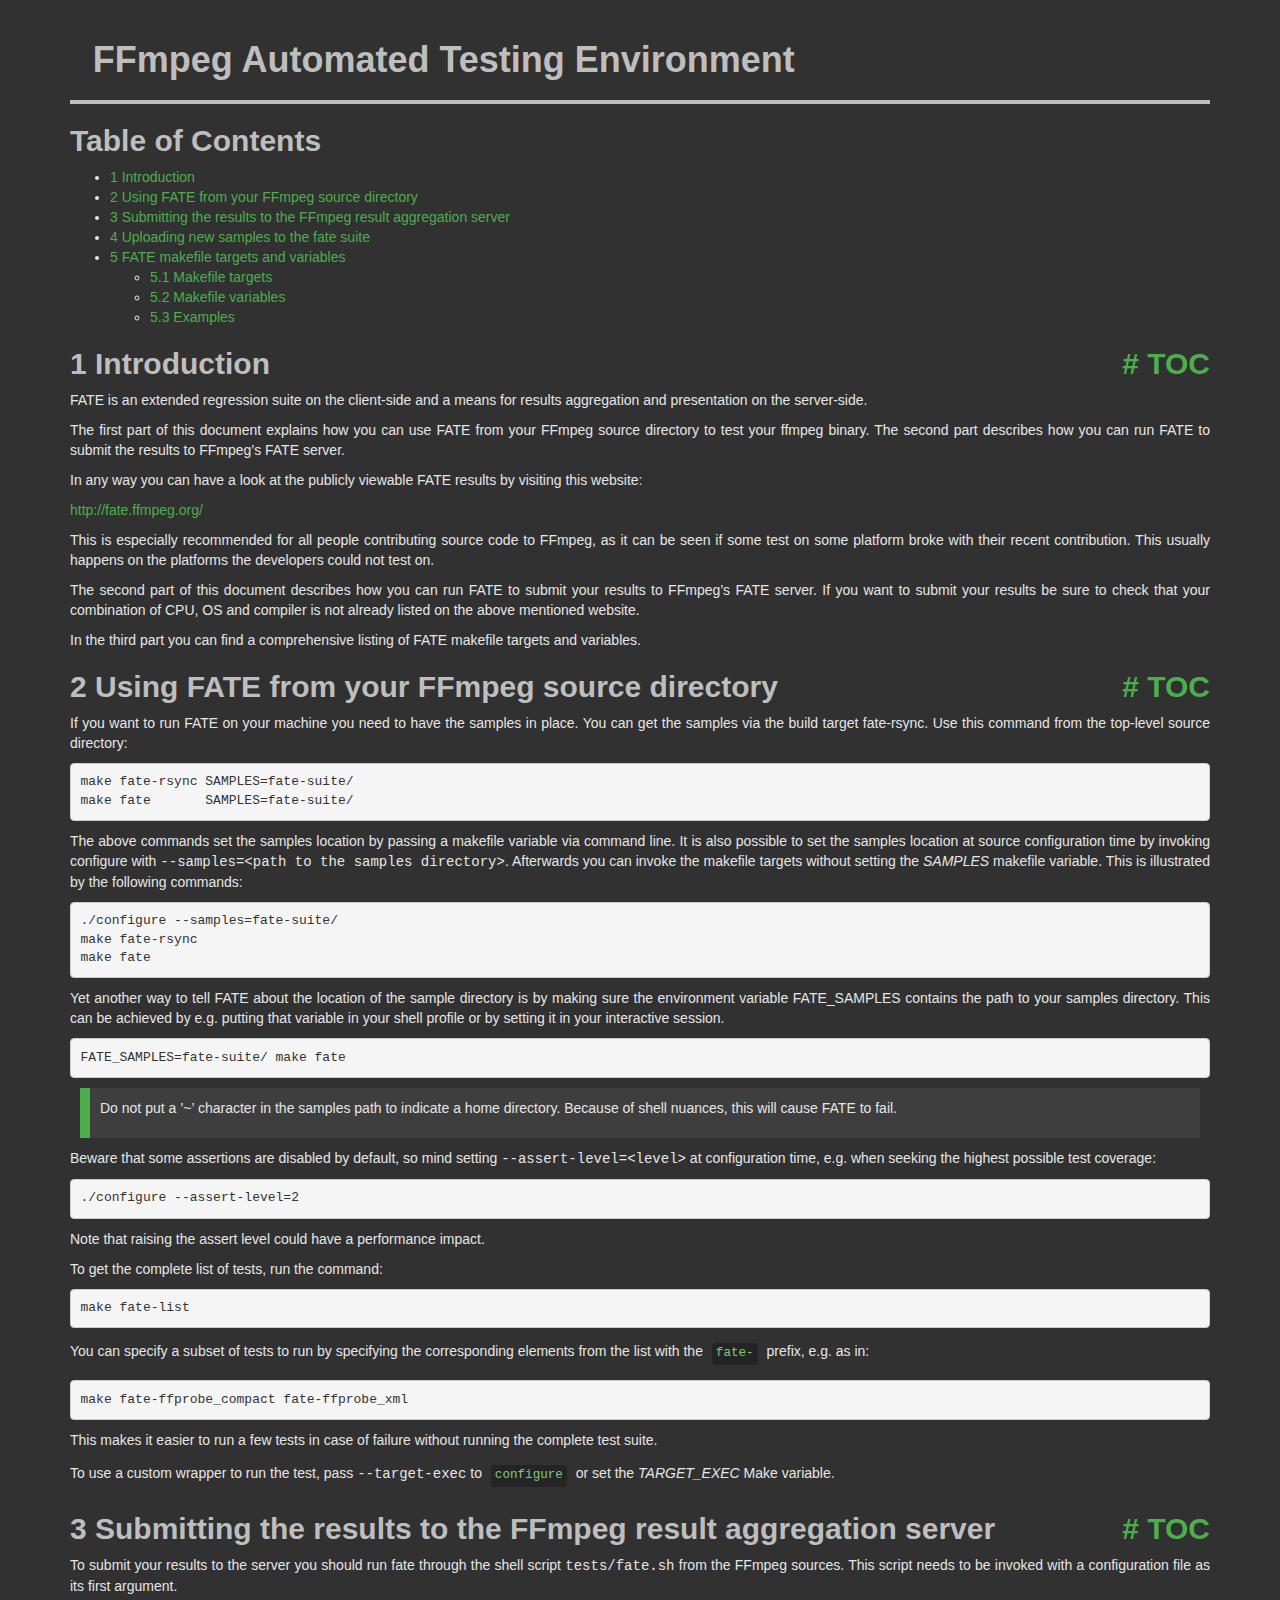
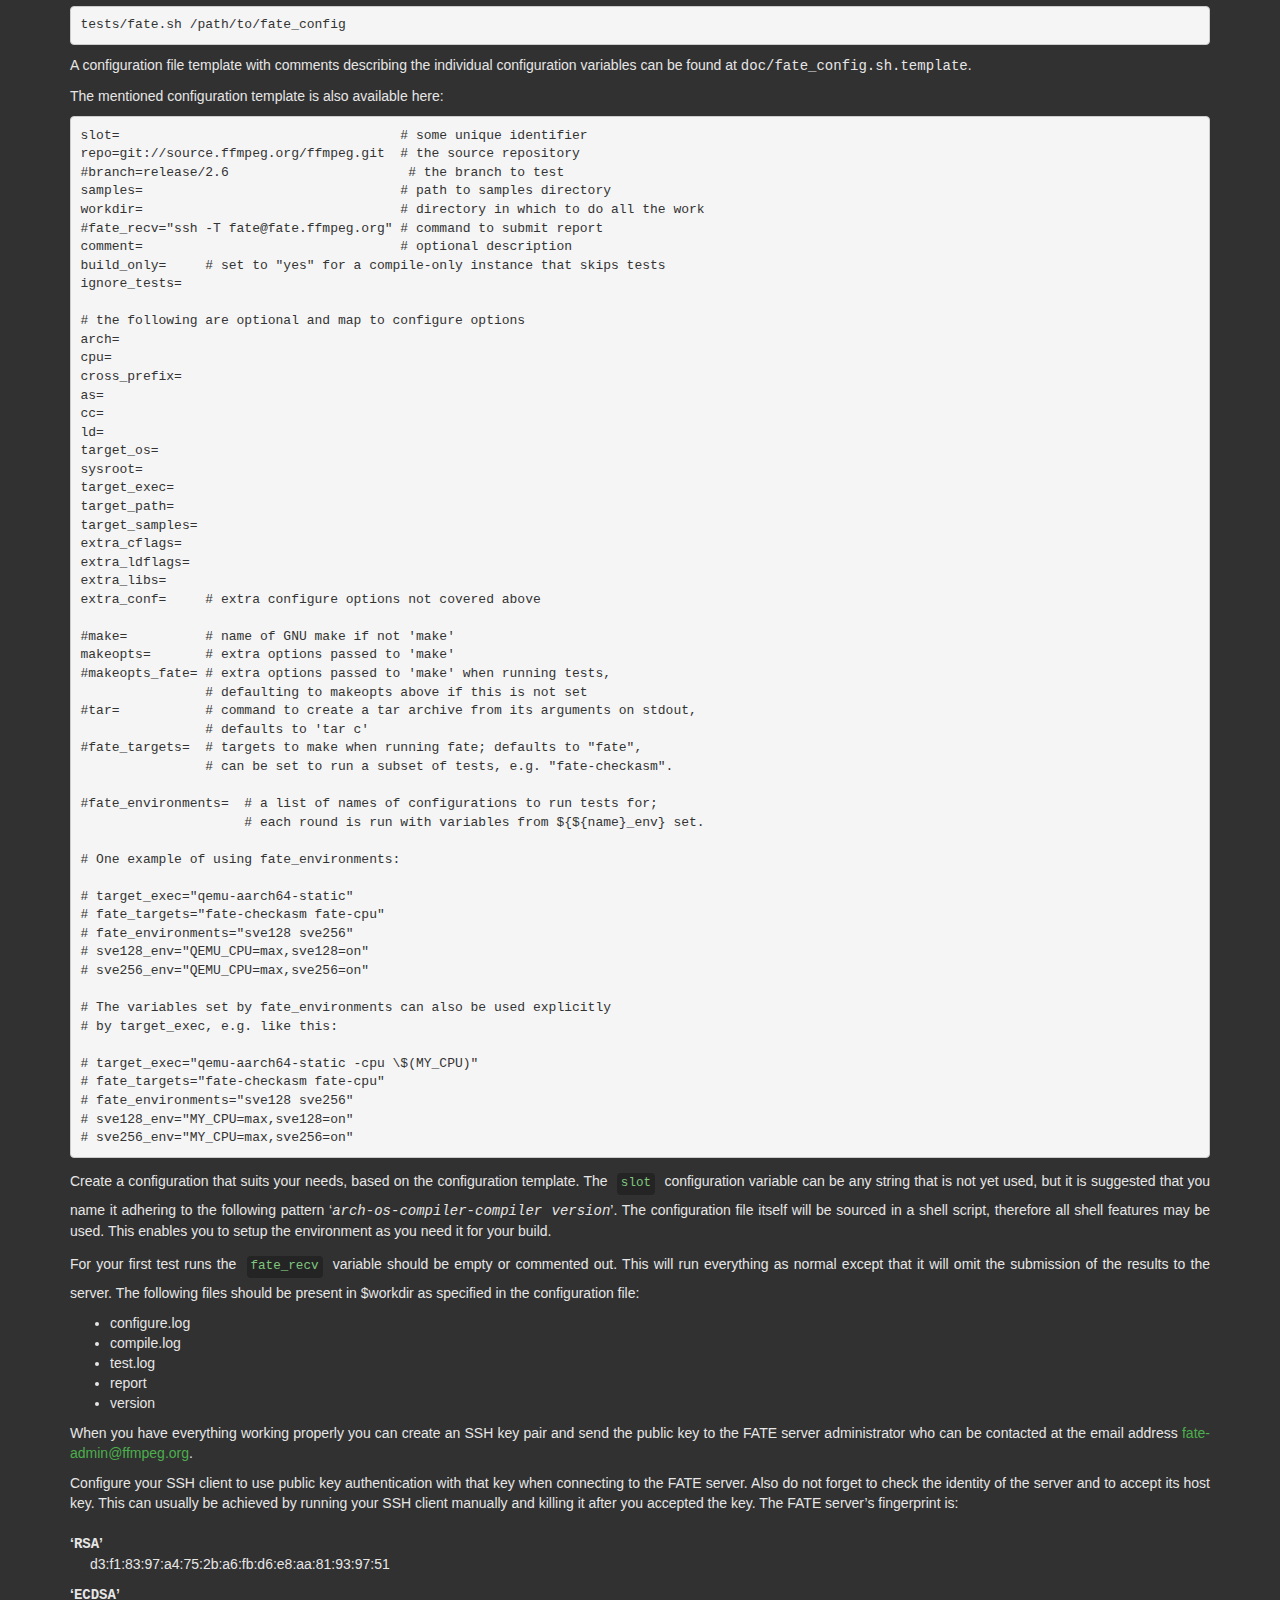
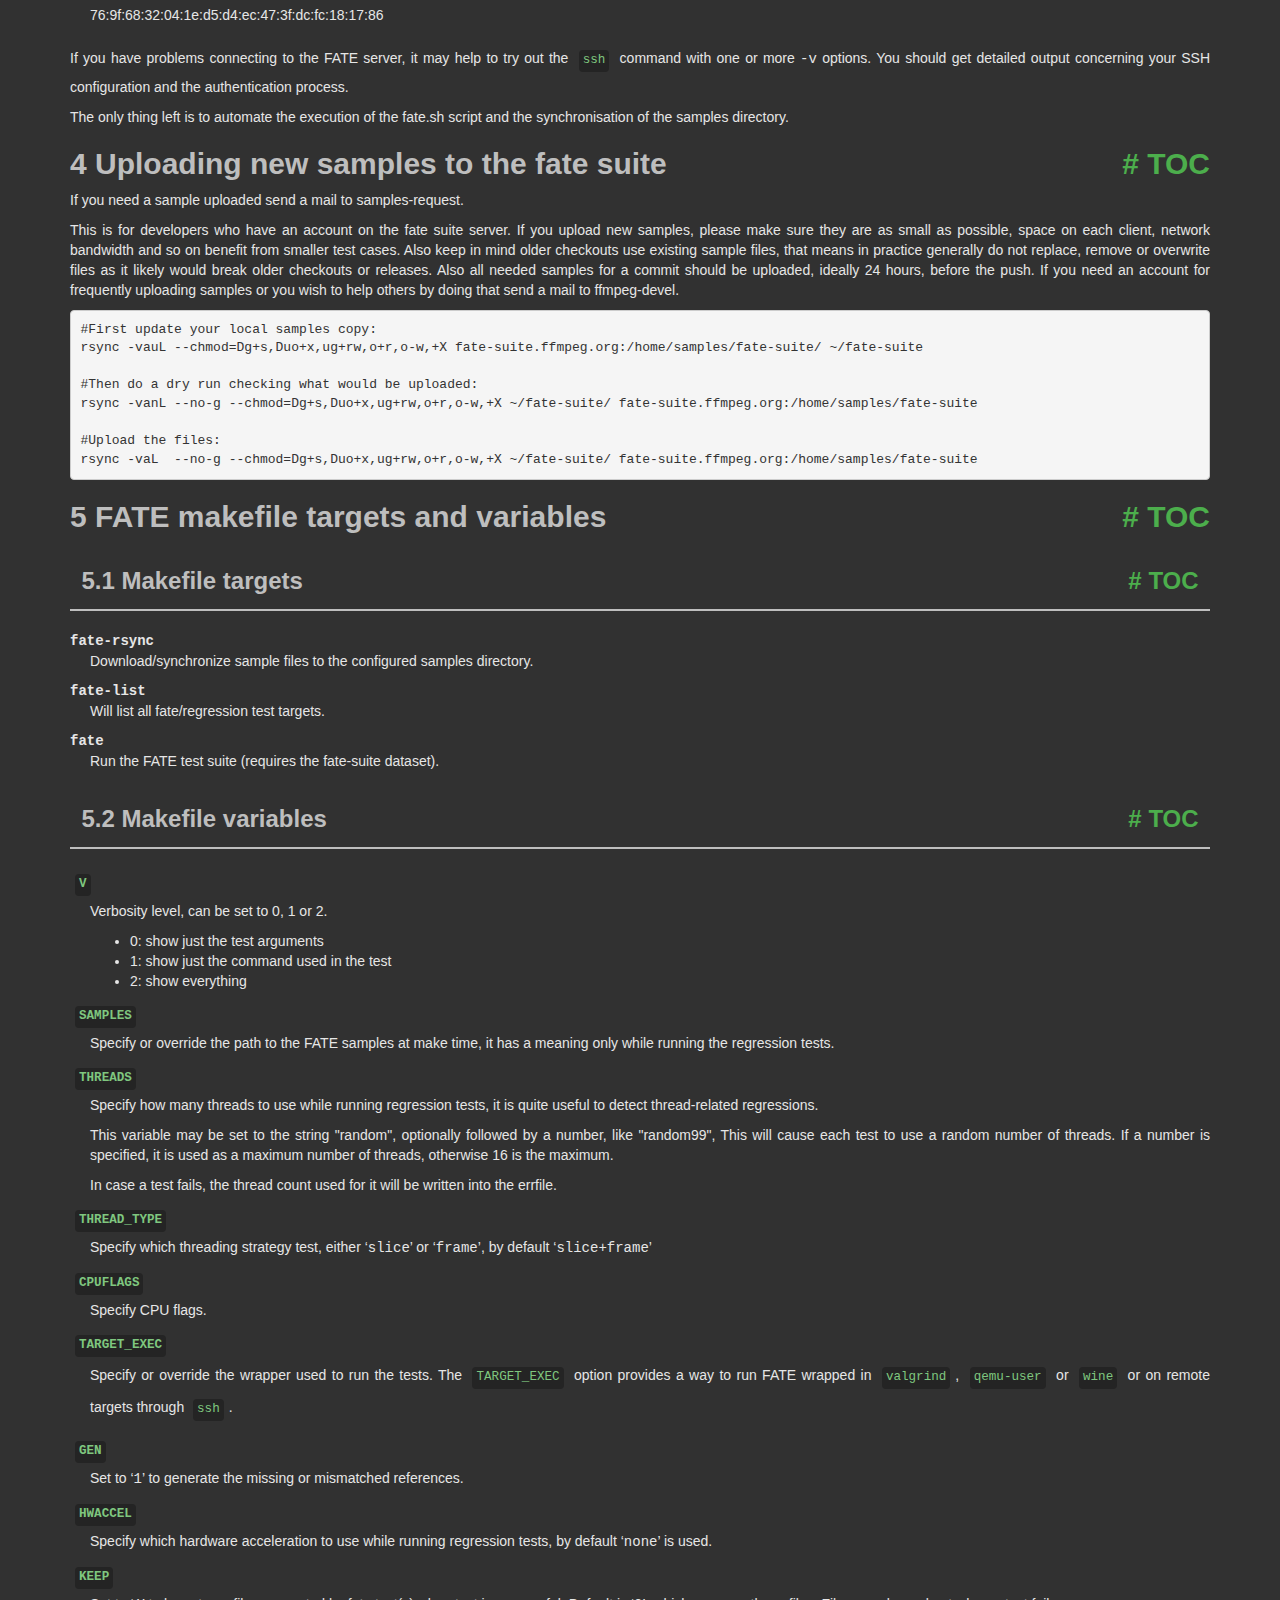
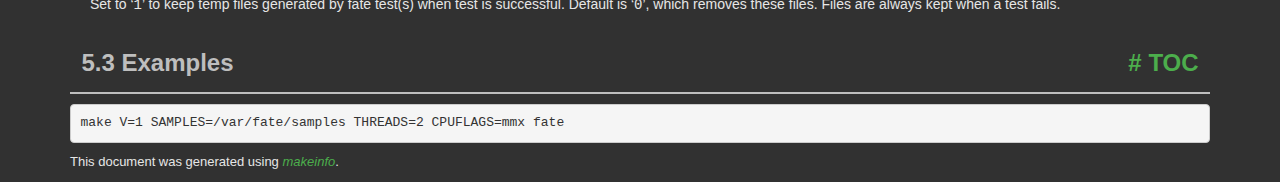
<file: Models/ffmpeg/doc/fate.html>
<!DOCTYPE html PUBLIC "-//W3C//DTD HTML 4.01 Transitional//EN" "http://www.w3.org/TR/html4/loose.dtd">
<html>
<!-- Created by , GNU Texinfo 7.1.1 -->
  <head>
    <meta charset="utf-8">
    <title>
      FFmpeg Automated Testing Environment
    </title>
    <meta name="viewport" content="width=device-width,initial-scale=1.0">
    <link rel="stylesheet" type="text/css" href="bootstrap.min.css">
    <link rel="stylesheet" type="text/css" href="style.min.css">
  </head>
  <body>
    <div class="container">
      <h1>
      FFmpeg Automated Testing Environment
      </h1>


<a name="Top"></a>
<a name="SEC_Top"></a>

<div class="element-contents" id="SEC_Contents">
<h2 class="contents-heading">Table of Contents</h2>

<div class="contents">

<ul class="toc-numbered-mark">
  <li><a id="toc-Introduction" href="#Introduction">1 Introduction</a></li>
  <li><a id="toc-Using-FATE-from-your-FFmpeg-source-directory" href="#Using-FATE-from-your-FFmpeg-source-directory">2 Using FATE from your FFmpeg source directory</a></li>
  <li><a id="toc-Submitting-the-results-to-the-FFmpeg-result-aggregation-server" href="#Submitting-the-results-to-the-FFmpeg-result-aggregation-server">3 Submitting the results to the FFmpeg result aggregation server</a></li>
  <li><a id="toc-Uploading-new-samples-to-the-fate-suite" href="#Uploading-new-samples-to-the-fate-suite">4 Uploading new samples to the fate suite</a></li>
  <li><a id="toc-FATE-makefile-targets-and-variables" href="#FATE-makefile-targets-and-variables">5 FATE makefile targets and variables</a>
  <ul class="toc-numbered-mark">
    <li><a id="toc-Makefile-targets" href="#Makefile-targets">5.1 Makefile targets</a></li>
    <li><a id="toc-Makefile-variables" href="#Makefile-variables">5.2 Makefile variables</a></li>
    <li><a id="toc-Examples" href="#Examples">5.3 Examples</a></li>
  </ul></li>
</ul>
</div>
</div>

<a name="Introduction"></a>
<h2 class="chapter">1 Introduction<span class="pull-right"><a class="anchor hidden-xs" href="#Introduction" aria-hidden="true">#</a> <a class="anchor hidden-xs"href="#toc-Introduction" aria-hidden="true">TOC</a></span></h2>

<p>FATE is an extended regression suite on the client-side and a means
for results aggregation and presentation on the server-side.
</p>
<p>The first part of this document explains how you can use FATE from
your FFmpeg source directory to test your ffmpeg binary. The second
part describes how you can run FATE to submit the results to FFmpeg&rsquo;s
FATE server.
</p>
<p>In any way you can have a look at the publicly viewable FATE results
by visiting this website:
</p>
<p><a class="url" href="http://fate.ffmpeg.org/">http://fate.ffmpeg.org/</a>
</p>
<p>This is especially recommended for all people contributing source
code to FFmpeg, as it can be seen if some test on some platform broke
with their recent contribution. This usually happens on the platforms
the developers could not test on.
</p>
<p>The second part of this document describes how you can run FATE to
submit your results to FFmpeg&rsquo;s FATE server. If you want to submit your
results be sure to check that your combination of CPU, OS and compiler
is not already listed on the above mentioned website.
</p>
<p>In the third part you can find a comprehensive listing of FATE makefile
targets and variables.
</p>

<a name="Using-FATE-from-your-FFmpeg-source-directory"></a>
<h2 class="chapter">2 Using FATE from your FFmpeg source directory<span class="pull-right"><a class="anchor hidden-xs" href="#Using-FATE-from-your-FFmpeg-source-directory" aria-hidden="true">#</a> <a class="anchor hidden-xs"href="#toc-Using-FATE-from-your-FFmpeg-source-directory" aria-hidden="true">TOC</a></span></h2>

<p>If you want to run FATE on your machine you need to have the samples
in place. You can get the samples via the build target fate-rsync.
Use this command from the top-level source directory:
</p>
<div class="example">
<pre class="example-preformatted">make fate-rsync SAMPLES=fate-suite/
make fate       SAMPLES=fate-suite/
</pre></div>

<p>The above commands set the samples location by passing a makefile
variable via command line. It is also possible to set the samples
location at source configuration time by invoking configure with
<samp class="option">--samples=&lt;path to the samples directory&gt;</samp>. Afterwards you can
invoke the makefile targets without setting the <var class="var">SAMPLES</var> makefile
variable. This is illustrated by the following commands:
</p>
<div class="example">
<pre class="example-preformatted">./configure --samples=fate-suite/
make fate-rsync
make fate
</pre></div>

<p>Yet another way to tell FATE about the location of the sample
directory is by making sure the environment variable FATE_SAMPLES
contains the path to your samples directory. This can be achieved
by e.g. putting that variable in your shell profile or by setting
it in your interactive session.
</p>
<div class="example">
<pre class="example-preformatted">FATE_SAMPLES=fate-suite/ make fate
</pre></div>

<div class="info">
<p>Do not put a &rsquo;~&rsquo; character in the samples path to indicate a home
directory. Because of shell nuances, this will cause FATE to fail.
</p></div>
<p>Beware that some assertions are disabled by default, so mind setting
<samp class="option">--assert-level=&lt;level&gt;</samp> at configuration time, e.g. when seeking
the highest possible test coverage:
</p><div class="example">
<pre class="example-preformatted">./configure --assert-level=2
</pre></div>
<p>Note that raising the assert level could have a performance impact.
</p>
<p>To get the complete list of tests, run the command:
</p><div class="example">
<pre class="example-preformatted">make fate-list
</pre></div>

<p>You can specify a subset of tests to run by specifying the
corresponding elements from the list with the <code class="code">fate-</code> prefix,
e.g. as in:
</p><div class="example">
<pre class="example-preformatted">make fate-ffprobe_compact fate-ffprobe_xml
</pre></div>

<p>This makes it easier to run a few tests in case of failure without
running the complete test suite.
</p>
<p>To use a custom wrapper to run the test, pass <samp class="option">--target-exec</samp> to
<code class="command">configure</code> or set the <var class="var">TARGET_EXEC</var> Make variable.
</p>

<a name="Submitting-the-results-to-the-FFmpeg-result-aggregation-server"></a>
<h2 class="chapter">3 Submitting the results to the FFmpeg result aggregation server<span class="pull-right"><a class="anchor hidden-xs" href="#Submitting-the-results-to-the-FFmpeg-result-aggregation-server" aria-hidden="true">#</a> <a class="anchor hidden-xs"href="#toc-Submitting-the-results-to-the-FFmpeg-result-aggregation-server" aria-hidden="true">TOC</a></span></h2>

<p>To submit your results to the server you should run fate through the
shell script <samp class="file">tests/fate.sh</samp> from the FFmpeg sources. This script needs
to be invoked with a configuration file as its first argument.
</p>
<div class="example">
<pre class="example-preformatted">tests/fate.sh /path/to/fate_config
</pre></div>

<p>A configuration file template with comments describing the individual
configuration variables can be found at <samp class="file">doc/fate_config.sh.template</samp>.
</p>
<p>The mentioned configuration template is also available here:
</p><pre class="verbatim">slot=                                    # some unique identifier
repo=git://source.ffmpeg.org/ffmpeg.git  # the source repository
#branch=release/2.6                       # the branch to test
samples=                                 # path to samples directory
workdir=                                 # directory in which to do all the work
#fate_recv=&quot;ssh -T fate@fate.ffmpeg.org&quot; # command to submit report
comment=                                 # optional description
build_only=     # set to &quot;yes&quot; for a compile-only instance that skips tests
ignore_tests=

# the following are optional and map to configure options
arch=
cpu=
cross_prefix=
as=
cc=
ld=
target_os=
sysroot=
target_exec=
target_path=
target_samples=
extra_cflags=
extra_ldflags=
extra_libs=
extra_conf=     # extra configure options not covered above

#make=          # name of GNU make if not 'make'
makeopts=       # extra options passed to 'make'
#makeopts_fate= # extra options passed to 'make' when running tests,
                # defaulting to makeopts above if this is not set
#tar=           # command to create a tar archive from its arguments on stdout,
                # defaults to 'tar c'
#fate_targets=  # targets to make when running fate; defaults to &quot;fate&quot;,
                # can be set to run a subset of tests, e.g. &quot;fate-checkasm&quot;.

#fate_environments=  # a list of names of configurations to run tests for;
                     # each round is run with variables from ${${name}_env} set.

# One example of using fate_environments:

# target_exec=&quot;qemu-aarch64-static&quot;
# fate_targets=&quot;fate-checkasm fate-cpu&quot;
# fate_environments=&quot;sve128 sve256&quot;
# sve128_env=&quot;QEMU_CPU=max,sve128=on&quot;
# sve256_env=&quot;QEMU_CPU=max,sve256=on&quot;

# The variables set by fate_environments can also be used explicitly
# by target_exec, e.g. like this:

# target_exec=&quot;qemu-aarch64-static -cpu \$(MY_CPU)&quot;
# fate_targets=&quot;fate-checkasm fate-cpu&quot;
# fate_environments=&quot;sve128 sve256&quot;
# sve128_env=&quot;MY_CPU=max,sve128=on&quot;
# sve256_env=&quot;MY_CPU=max,sve256=on&quot;
</pre>
<p>Create a configuration that suits your needs, based on the configuration
template. The <code class="env">slot</code> configuration variable can be any string that is not
yet used, but it is suggested that you name it adhering to the following
pattern &lsquo;<samp class="samp"><var class="var">arch</var>-<var class="var">os</var>-<var class="var">compiler</var>-<var class="var">compiler version</var></samp>&rsquo;. The
configuration file itself will be sourced in a shell script, therefore all
shell features may be used. This enables you to setup the environment as you
need it for your build.
</p>
<p>For your first test runs the <code class="env">fate_recv</code> variable should be empty or
commented out. This will run everything as normal except that it will omit
the submission of the results to the server. The following files should be
present in $workdir as specified in the configuration file:
</p>
<ul class="itemize mark-bullet">
<li>configure.log
    </li><li>compile.log
    </li><li>test.log
    </li><li>report
    </li><li>version
</li></ul>

<p>When you have everything working properly you can create an SSH key pair
and send the public key to the FATE server administrator who can be contacted
at the email address <a class="email" href="mailto:fate-admin@ffmpeg.org">fate-admin@ffmpeg.org</a>.
</p>
<p>Configure your SSH client to use public key authentication with that key
when connecting to the FATE server. Also do not forget to check the identity
of the server and to accept its host key. This can usually be achieved by
running your SSH client manually and killing it after you accepted the key.
The FATE server&rsquo;s fingerprint is:
</p>
<dl class="table">
<dt>&lsquo;<samp class="samp">RSA</samp>&rsquo;</dt>
<dd><p>d3:f1:83:97:a4:75:2b:a6:fb:d6:e8:aa:81:93:97:51
</p></dd>
<dt>&lsquo;<samp class="samp">ECDSA</samp>&rsquo;</dt>
<dd><p>76:9f:68:32:04:1e:d5:d4:ec:47:3f:dc:fc:18:17:86
</p></dd>
</dl>

<p>If you have problems connecting to the FATE server, it may help to try out
the <code class="command">ssh</code> command with one or more <samp class="option">-v</samp> options. You should
get detailed output concerning your SSH configuration and the authentication
process.
</p>
<p>The only thing left is to automate the execution of the fate.sh script and
the synchronisation of the samples directory.
</p>
<a name="Uploading-new-samples-to-the-fate-suite"></a>
<h2 class="chapter">4 Uploading new samples to the fate suite<span class="pull-right"><a class="anchor hidden-xs" href="#Uploading-new-samples-to-the-fate-suite" aria-hidden="true">#</a> <a class="anchor hidden-xs"href="#toc-Uploading-new-samples-to-the-fate-suite" aria-hidden="true">TOC</a></span></h2>

<p>If you need a sample uploaded send a mail to samples-request.
</p>
<p>This is for developers who have an account on the fate suite server.
If you upload new samples, please make sure they are as small as possible,
space on each client, network bandwidth and so on benefit from smaller test cases.
Also keep in mind older checkouts use existing sample files, that means in
practice generally do not replace, remove or overwrite files as it likely would
break older checkouts or releases.
Also all needed samples for a commit should be uploaded, ideally 24
hours, before the push.
If you need an account for frequently uploading samples or you wish to help
others by doing that send a mail to ffmpeg-devel.
</p>
<div class="example">
<pre class="example-preformatted">#First update your local samples copy:
rsync -vauL --chmod=Dg+s,Duo+x,ug+rw,o+r,o-w,+X fate-suite.ffmpeg.org:/home/samples/fate-suite/ ~/fate-suite

#Then do a dry run checking what would be uploaded:
rsync -vanL --no-g --chmod=Dg+s,Duo+x,ug+rw,o+r,o-w,+X ~/fate-suite/ fate-suite.ffmpeg.org:/home/samples/fate-suite

#Upload the files:
rsync -vaL  --no-g --chmod=Dg+s,Duo+x,ug+rw,o+r,o-w,+X ~/fate-suite/ fate-suite.ffmpeg.org:/home/samples/fate-suite
</pre></div>


<a name="FATE-makefile-targets-and-variables"></a>
<h2 class="chapter">5 FATE makefile targets and variables<span class="pull-right"><a class="anchor hidden-xs" href="#FATE-makefile-targets-and-variables" aria-hidden="true">#</a> <a class="anchor hidden-xs"href="#toc-FATE-makefile-targets-and-variables" aria-hidden="true">TOC</a></span></h2>

<a name="Makefile-targets"></a>
<h3 class="section">5.1 Makefile targets<span class="pull-right"><a class="anchor hidden-xs" href="#Makefile-targets" aria-hidden="true">#</a> <a class="anchor hidden-xs"href="#toc-Makefile-targets" aria-hidden="true">TOC</a></span></h3>

<dl class="table">
<dt><samp class="option">fate-rsync</samp></dt>
<dd><p>Download/synchronize sample files to the configured samples directory.
</p>
</dd>
<dt><samp class="option">fate-list</samp></dt>
<dd><p>Will list all fate/regression test targets.
</p>
</dd>
<dt><samp class="option">fate</samp></dt>
<dd><p>Run the FATE test suite (requires the fate-suite dataset).
</p></dd>
</dl>

<a name="Makefile-variables"></a>
<h3 class="section">5.2 Makefile variables<span class="pull-right"><a class="anchor hidden-xs" href="#Makefile-variables" aria-hidden="true">#</a> <a class="anchor hidden-xs"href="#toc-Makefile-variables" aria-hidden="true">TOC</a></span></h3>

<dl class="table">
<dt><code class="env">V</code></dt>
<dd><p>Verbosity level, can be set to 0, 1 or 2.
    </p><ul class="itemize mark-bullet">
<li>0: show just the test arguments
        </li><li>1: show just the command used in the test
        </li><li>2: show everything
    </li></ul>

</dd>
<dt><code class="env">SAMPLES</code></dt>
<dd><p>Specify or override the path to the FATE samples at make time, it has a
meaning only while running the regression tests.
</p>
</dd>
<dt><code class="env">THREADS</code></dt>
<dd><p>Specify how many threads to use while running regression tests, it is
quite useful to detect thread-related regressions.
</p>
<p>This variable may be set to the string &quot;random&quot;, optionally followed by a
number, like &quot;random99&quot;, This will cause each test to use a random number of
threads. If a number is specified, it is used as a maximum number of threads,
otherwise 16 is the maximum.
</p>
<p>In case a test fails, the thread count used for it will be written into the
errfile.
</p>
</dd>
<dt><code class="env">THREAD_TYPE</code></dt>
<dd><p>Specify which threading strategy test, either &lsquo;<samp class="samp">slice</samp>&rsquo; or &lsquo;<samp class="samp">frame</samp>&rsquo;,
by default &lsquo;<samp class="samp">slice+frame</samp>&rsquo;
</p>
</dd>
<dt><code class="env">CPUFLAGS</code></dt>
<dd><p>Specify CPU flags.
</p>
</dd>
<dt><code class="env">TARGET_EXEC</code></dt>
<dd><p>Specify or override the wrapper used to run the tests.
The <code class="env">TARGET_EXEC</code> option provides a way to run FATE wrapped in
<code class="command">valgrind</code>, <code class="command">qemu-user</code> or <code class="command">wine</code> or on remote targets
through <code class="command">ssh</code>.
</p>
</dd>
<dt><code class="env">GEN</code></dt>
<dd><p>Set to &lsquo;<samp class="samp">1</samp>&rsquo; to generate the missing or mismatched references.
</p>
</dd>
<dt><code class="env">HWACCEL</code></dt>
<dd><p>Specify which hardware acceleration to use while running regression tests,
by default &lsquo;<samp class="samp">none</samp>&rsquo; is used.
</p>
</dd>
<dt><code class="env">KEEP</code></dt>
<dd><p>Set to &lsquo;<samp class="samp">1</samp>&rsquo; to keep temp files generated by fate test(s) when test is successful.
Default is &lsquo;<samp class="samp">0</samp>&rsquo;, which removes these files. Files are always kept when a test
fails.
</p>
</dd>
</dl>

<a name="Examples"></a>
<h3 class="section">5.3 Examples<span class="pull-right"><a class="anchor hidden-xs" href="#Examples" aria-hidden="true">#</a> <a class="anchor hidden-xs"href="#toc-Examples" aria-hidden="true">TOC</a></span></h3>

<div class="example">
<pre class="example-preformatted">make V=1 SAMPLES=/var/fate/samples THREADS=2 CPUFLAGS=mmx fate
</pre></div>
      <p style="font-size: small;">
        This document was generated using <a class="uref" href="https://www.gnu.org/software/texinfo/"><em class="emph">makeinfo</em></a>.
      </p>
    </div>
  </body>
</html>
</file>
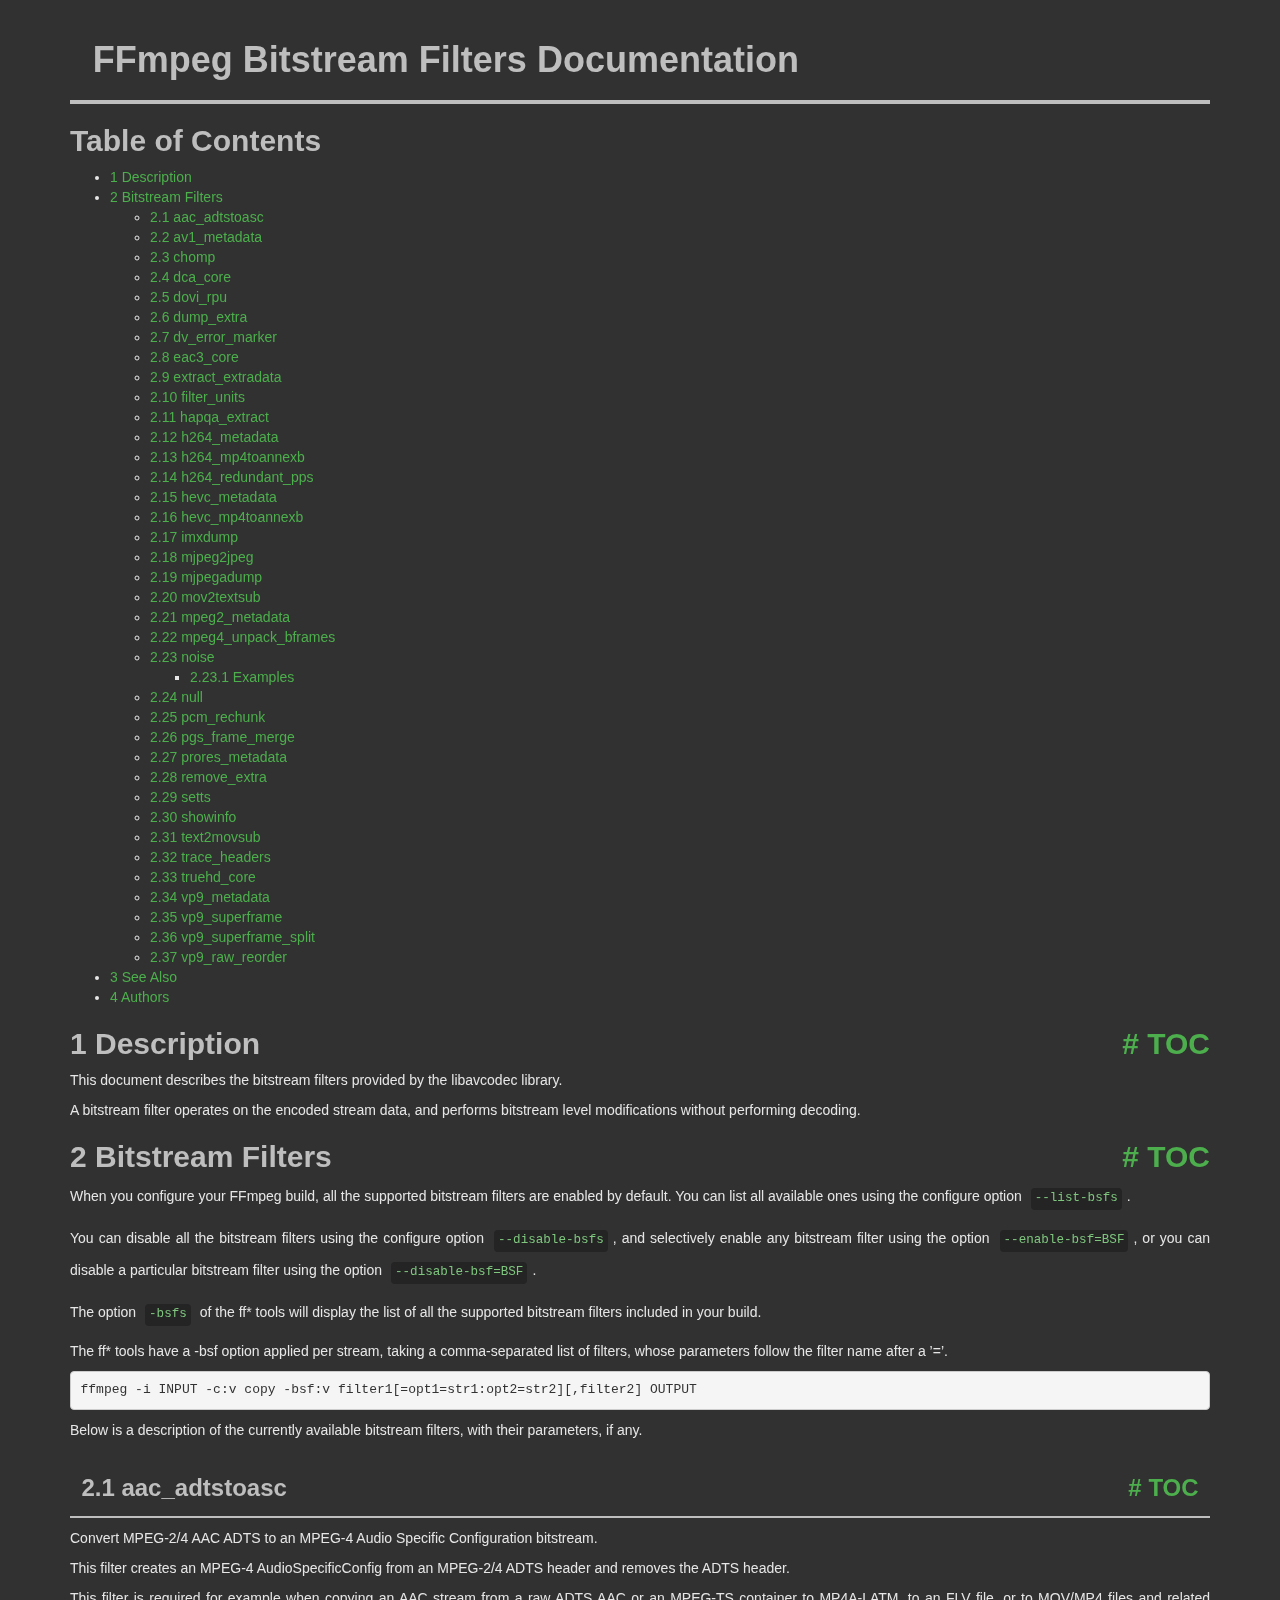
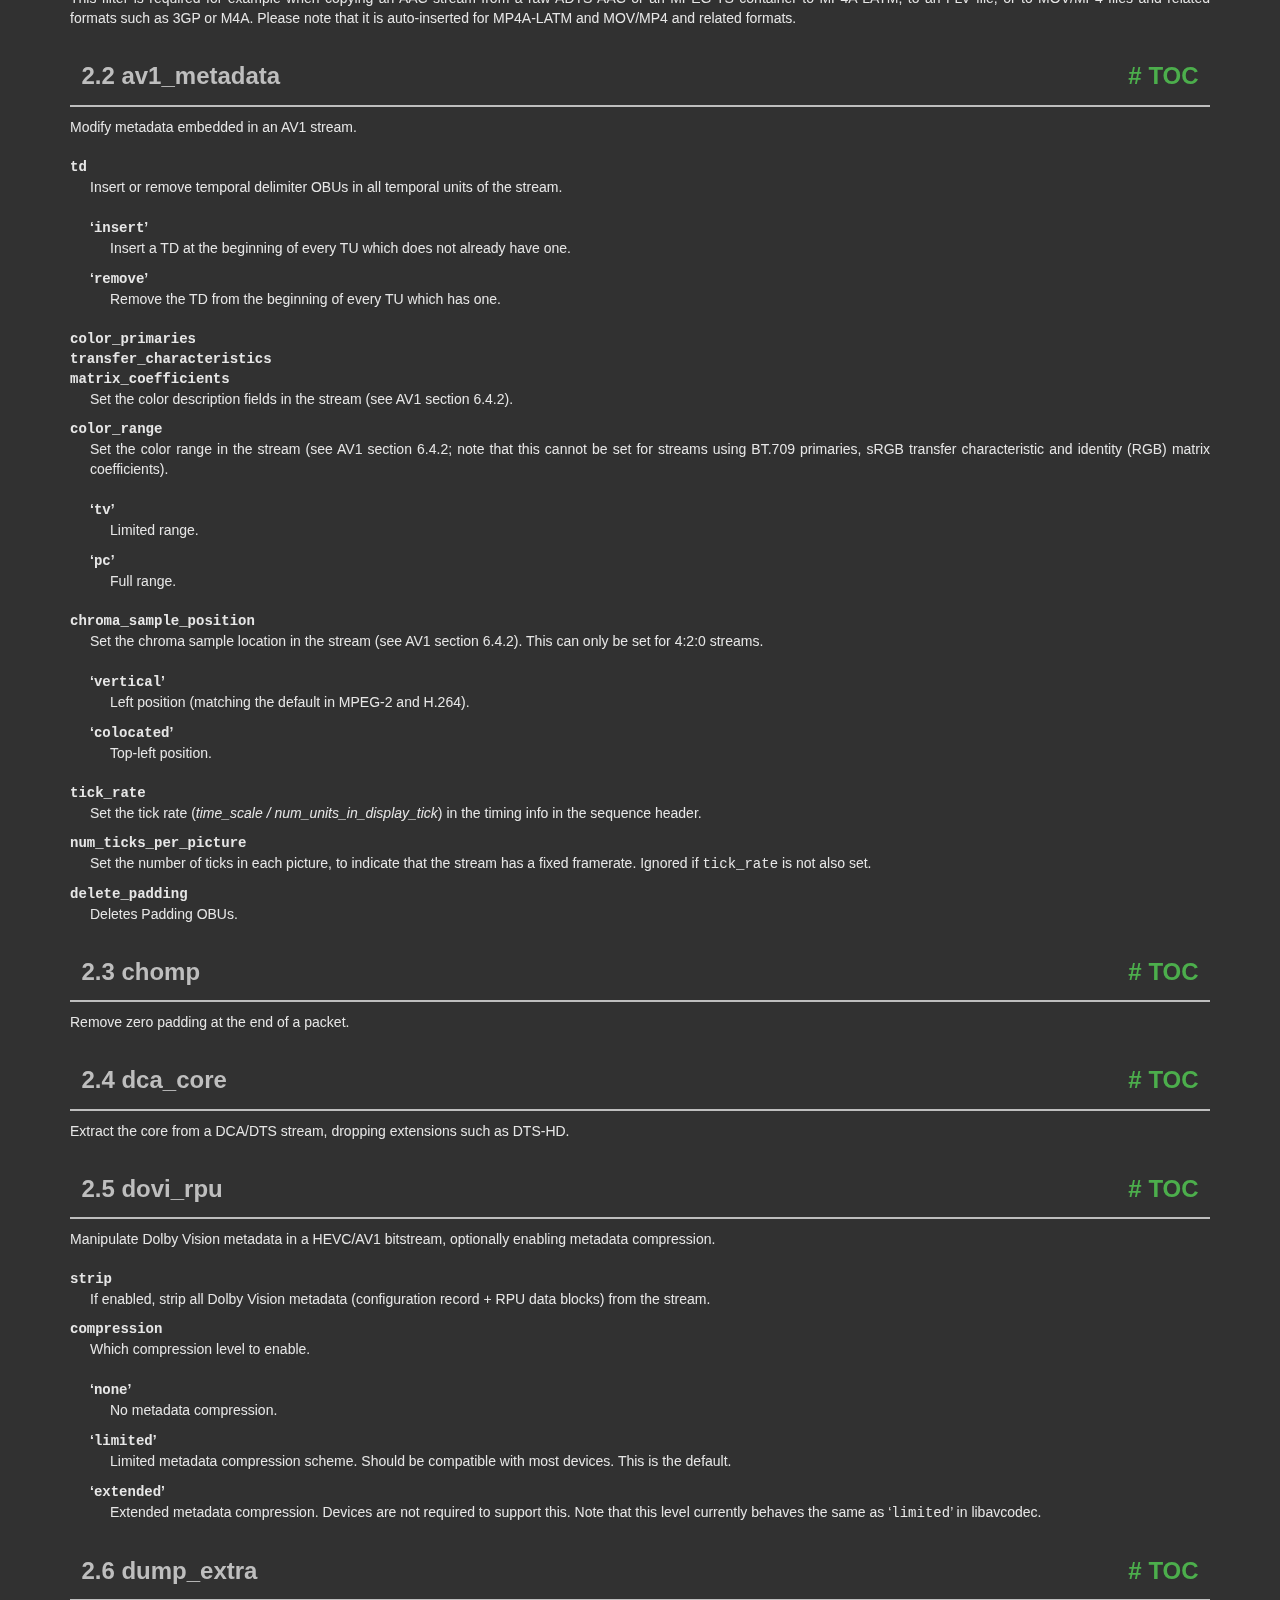
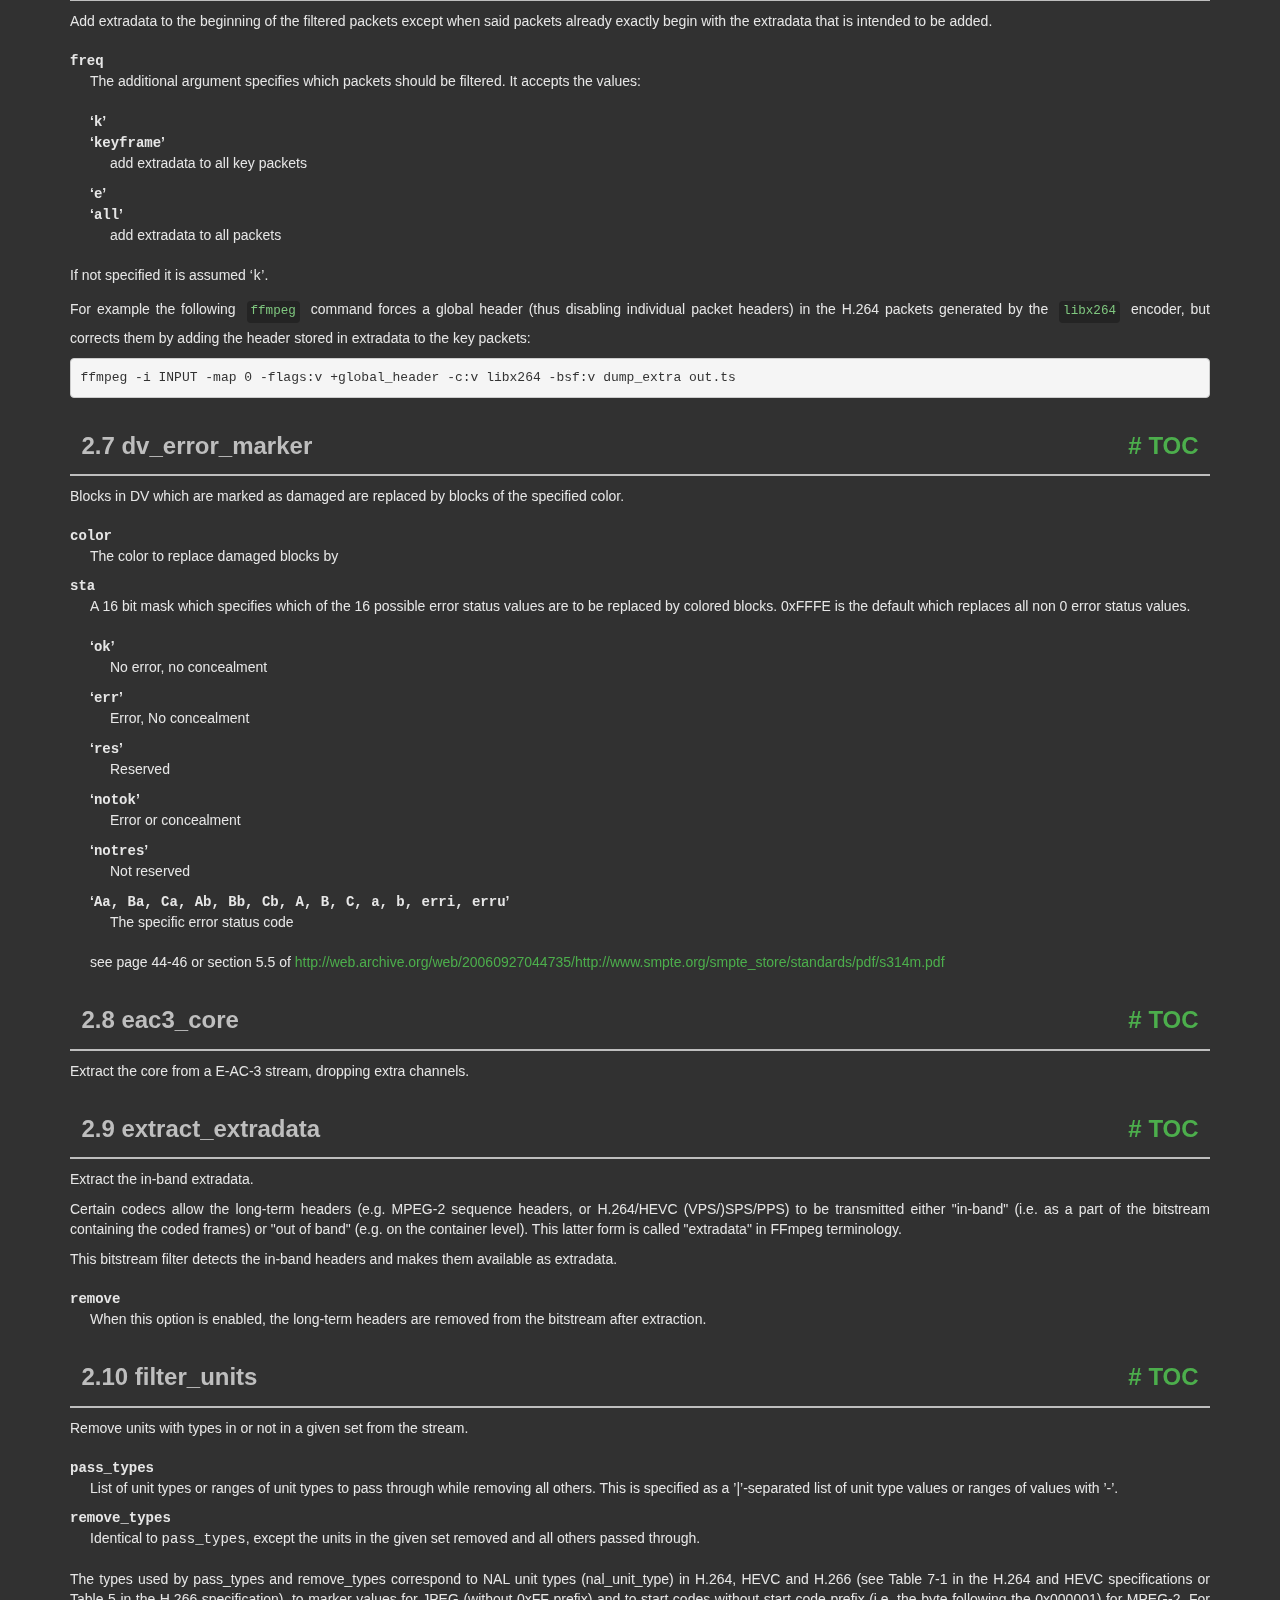
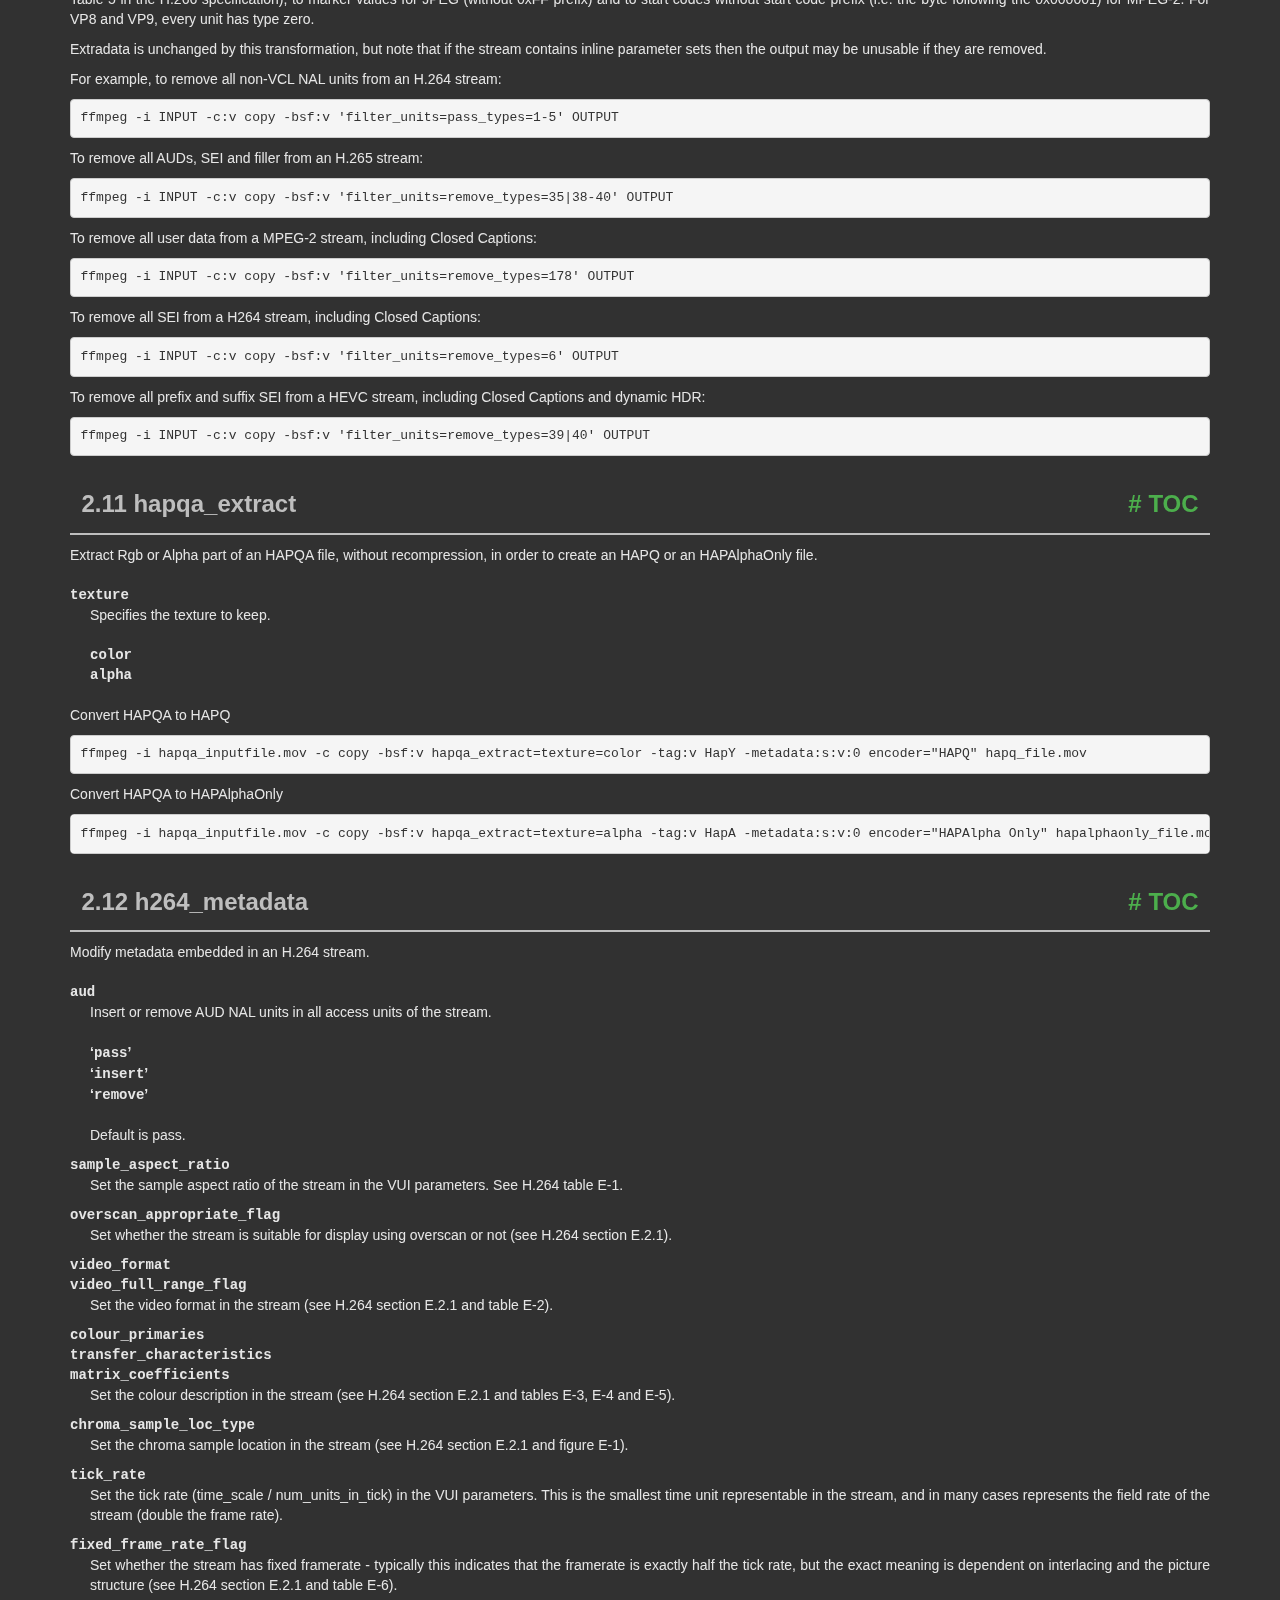
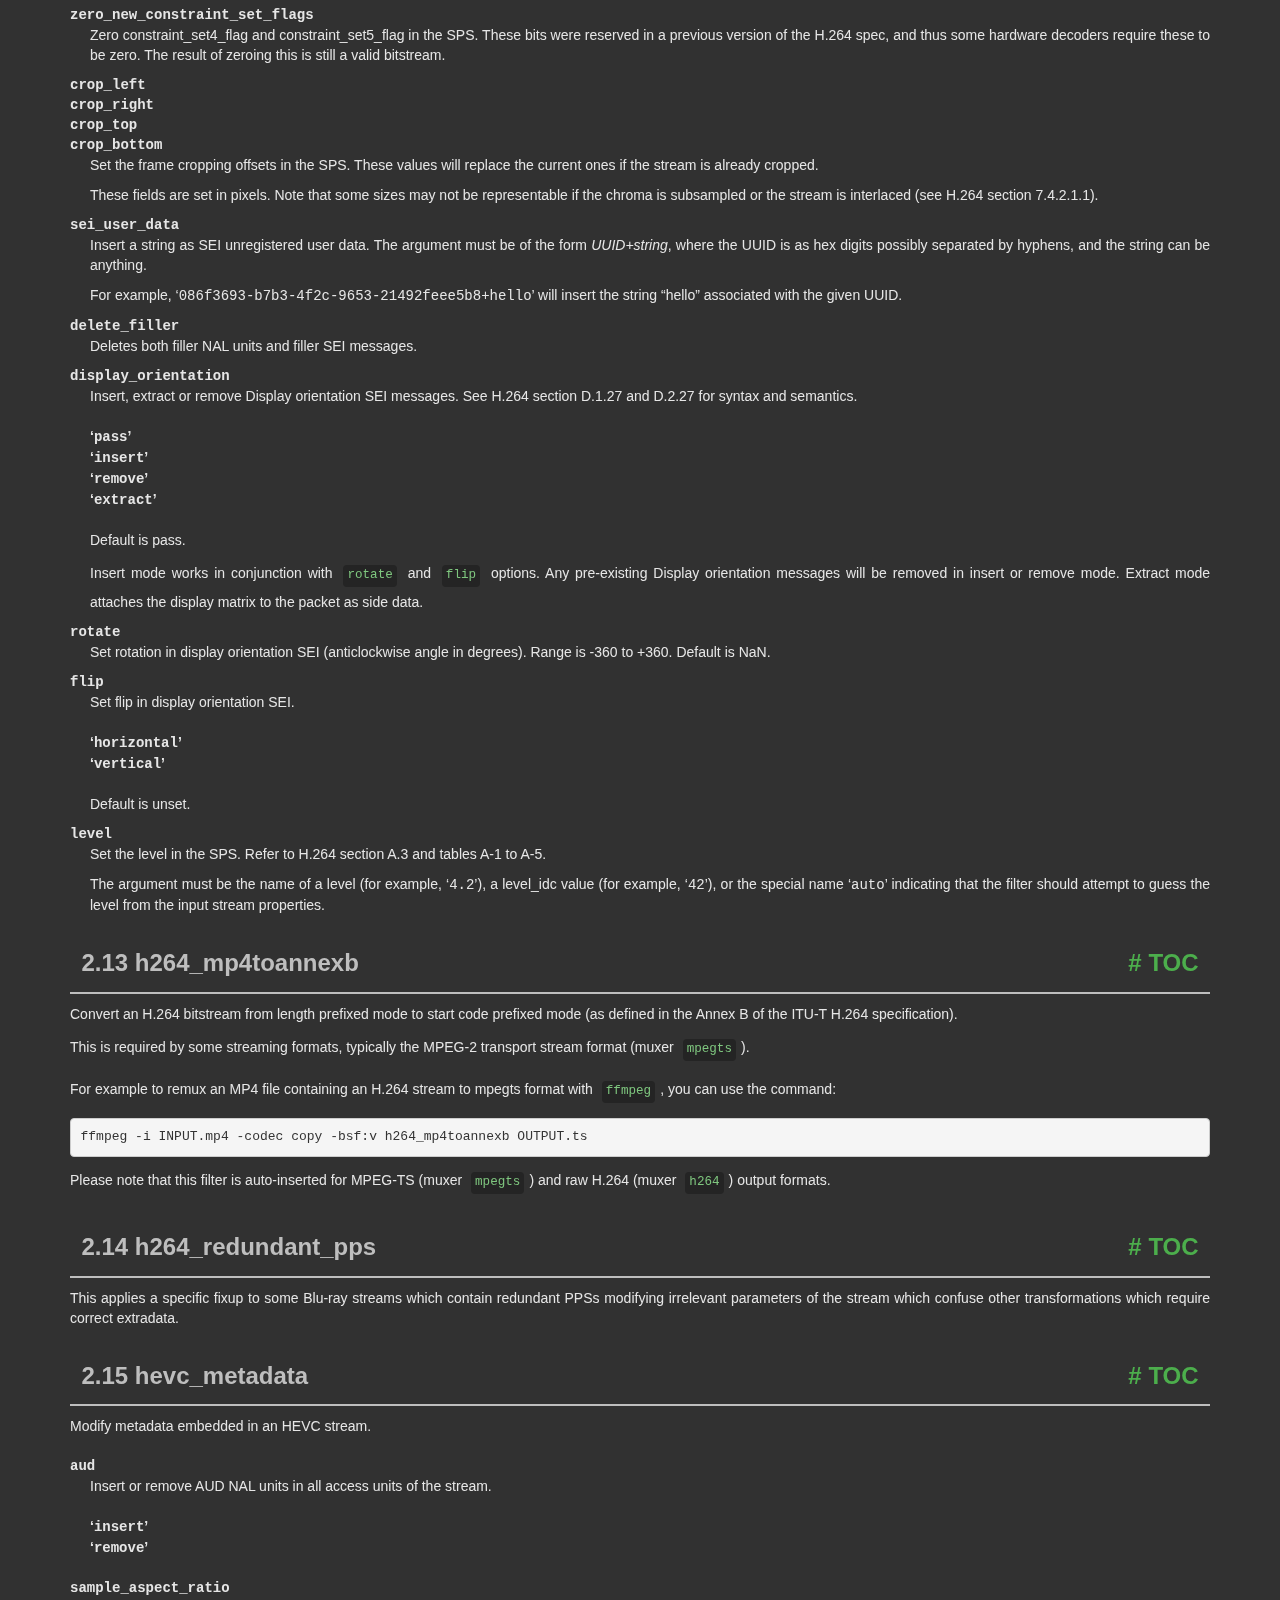
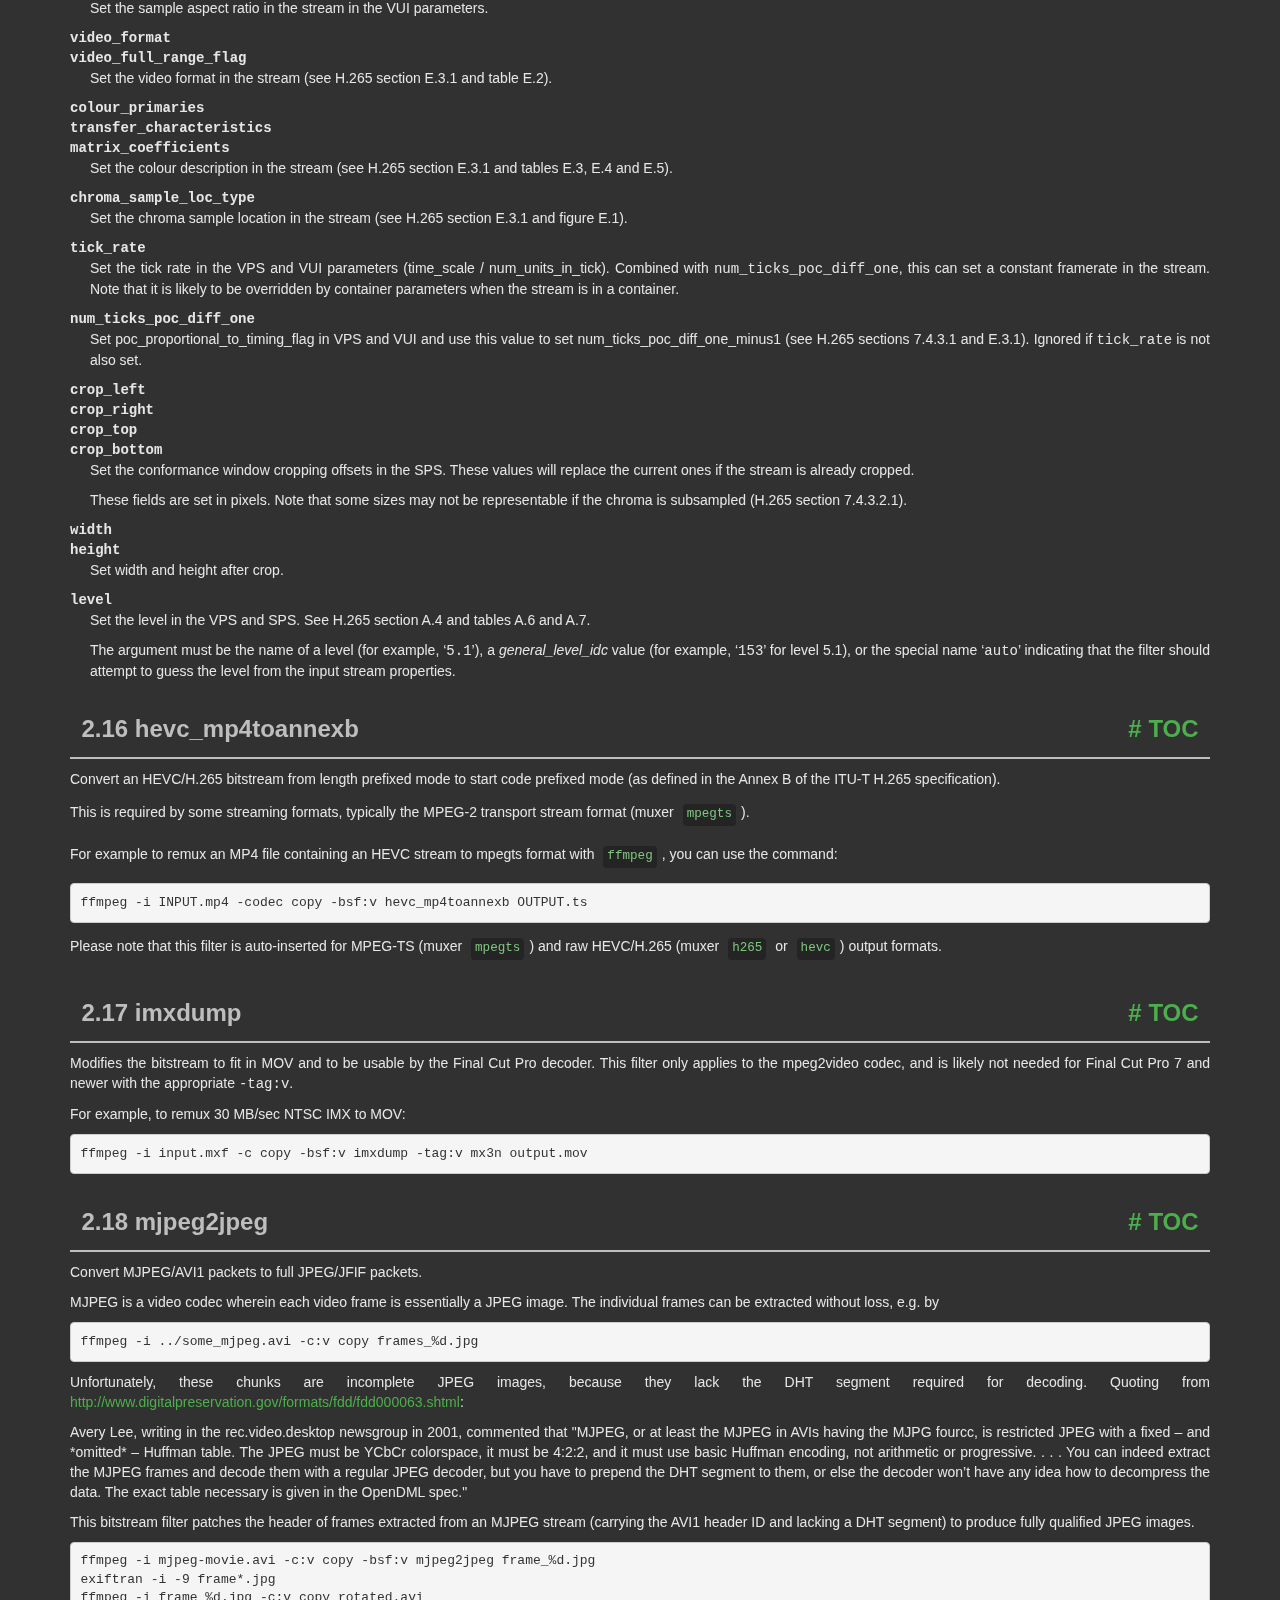
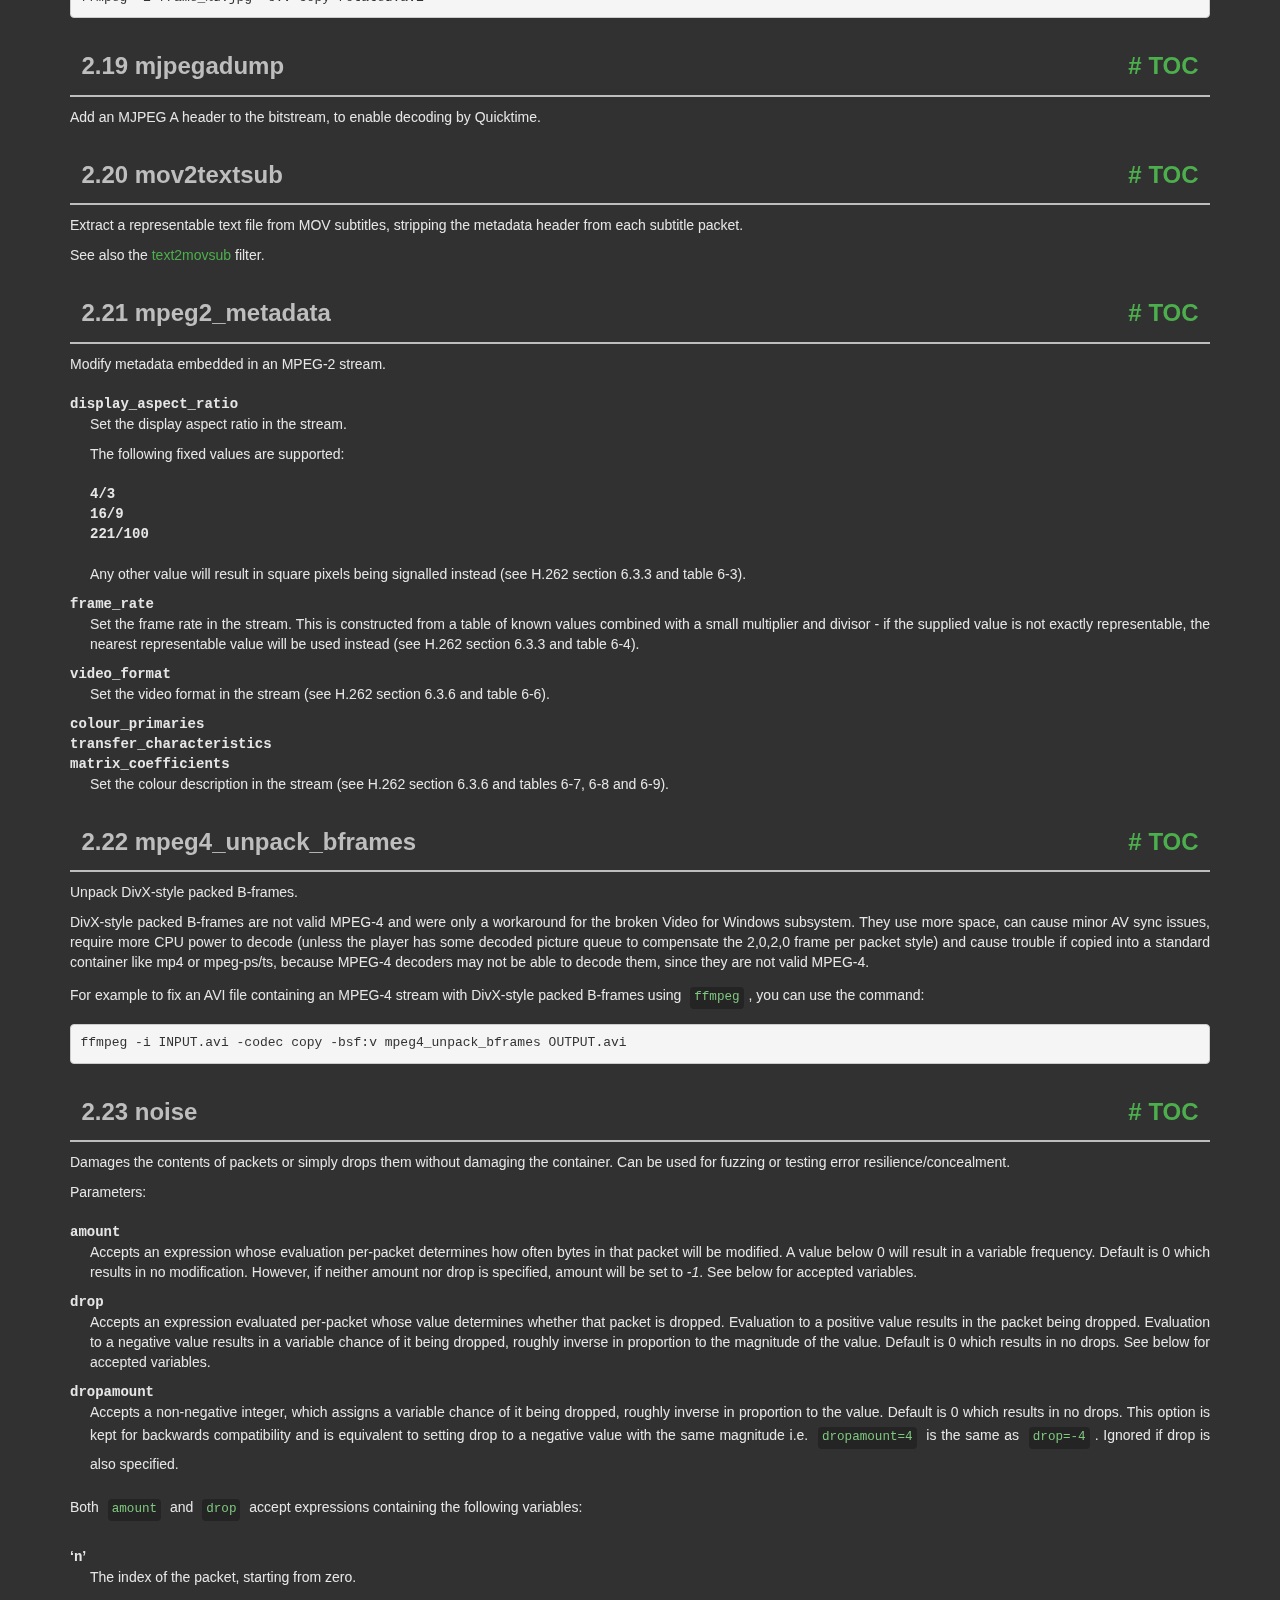
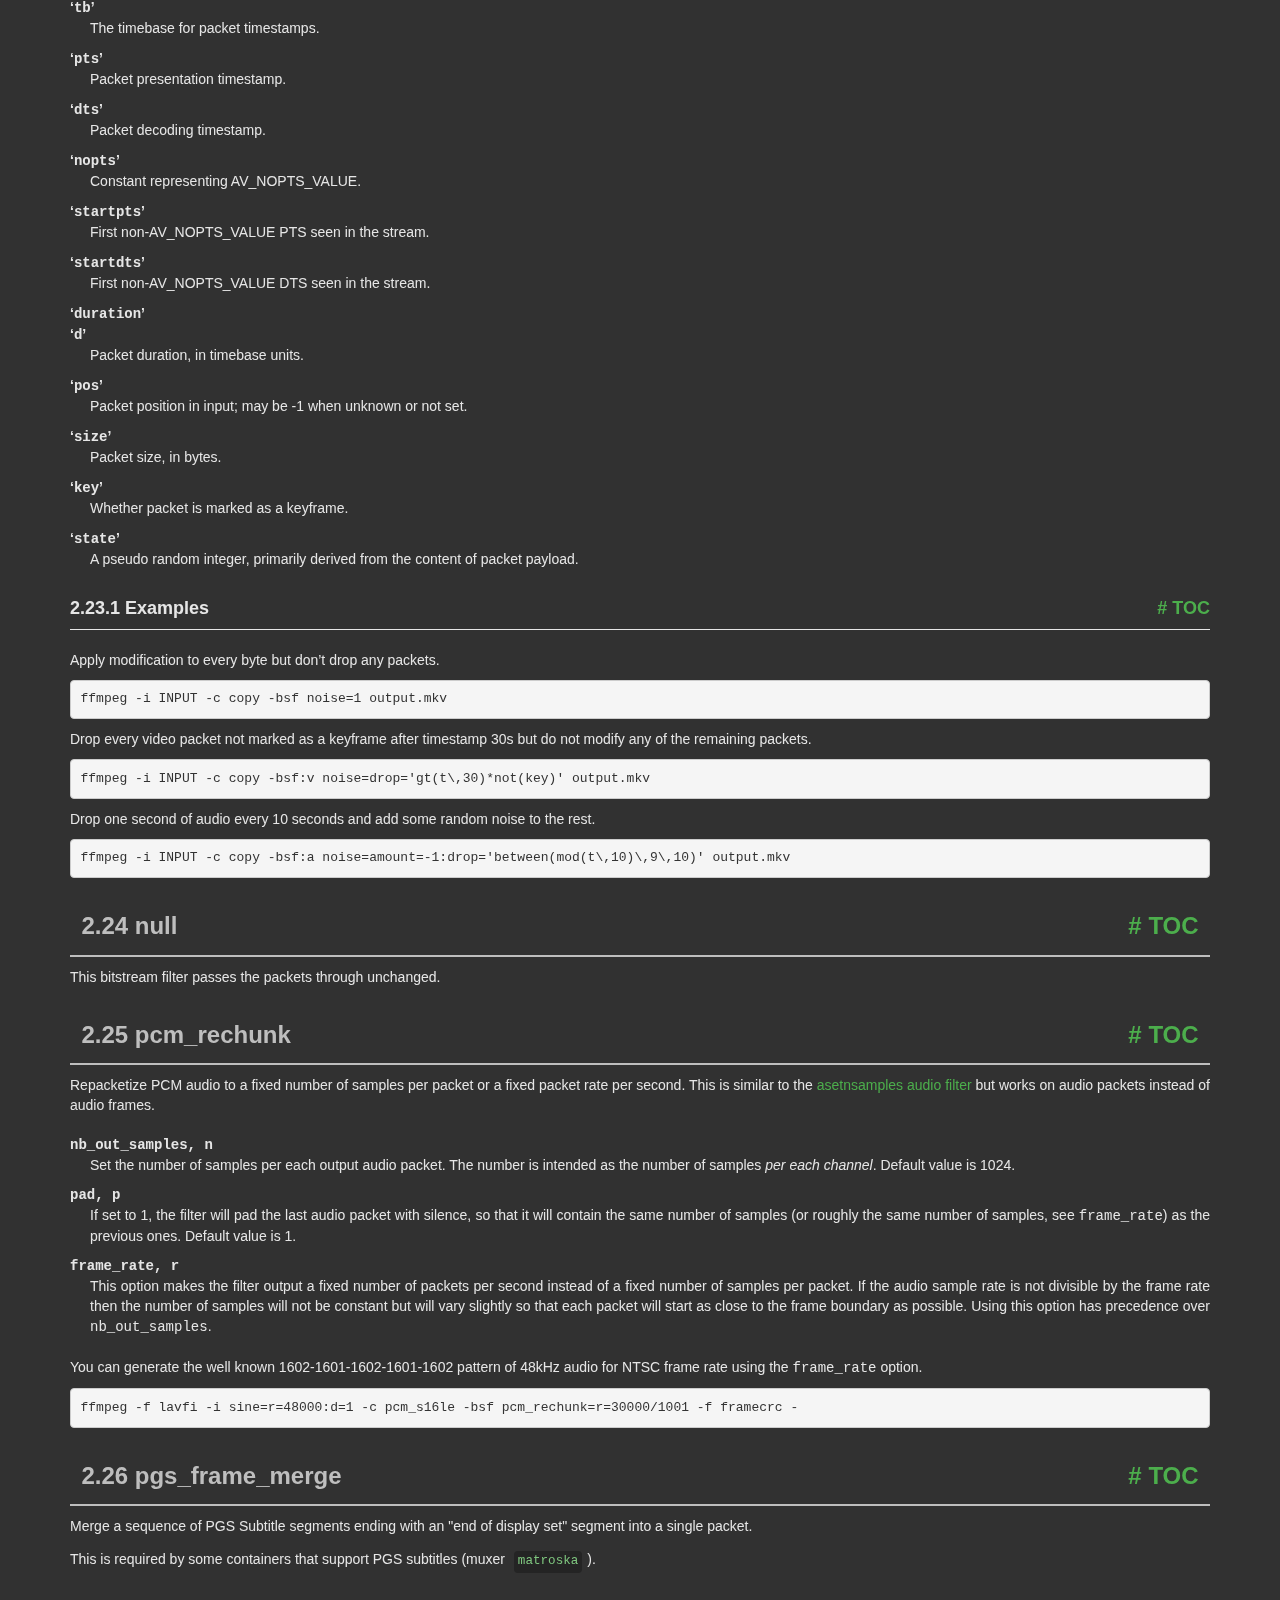
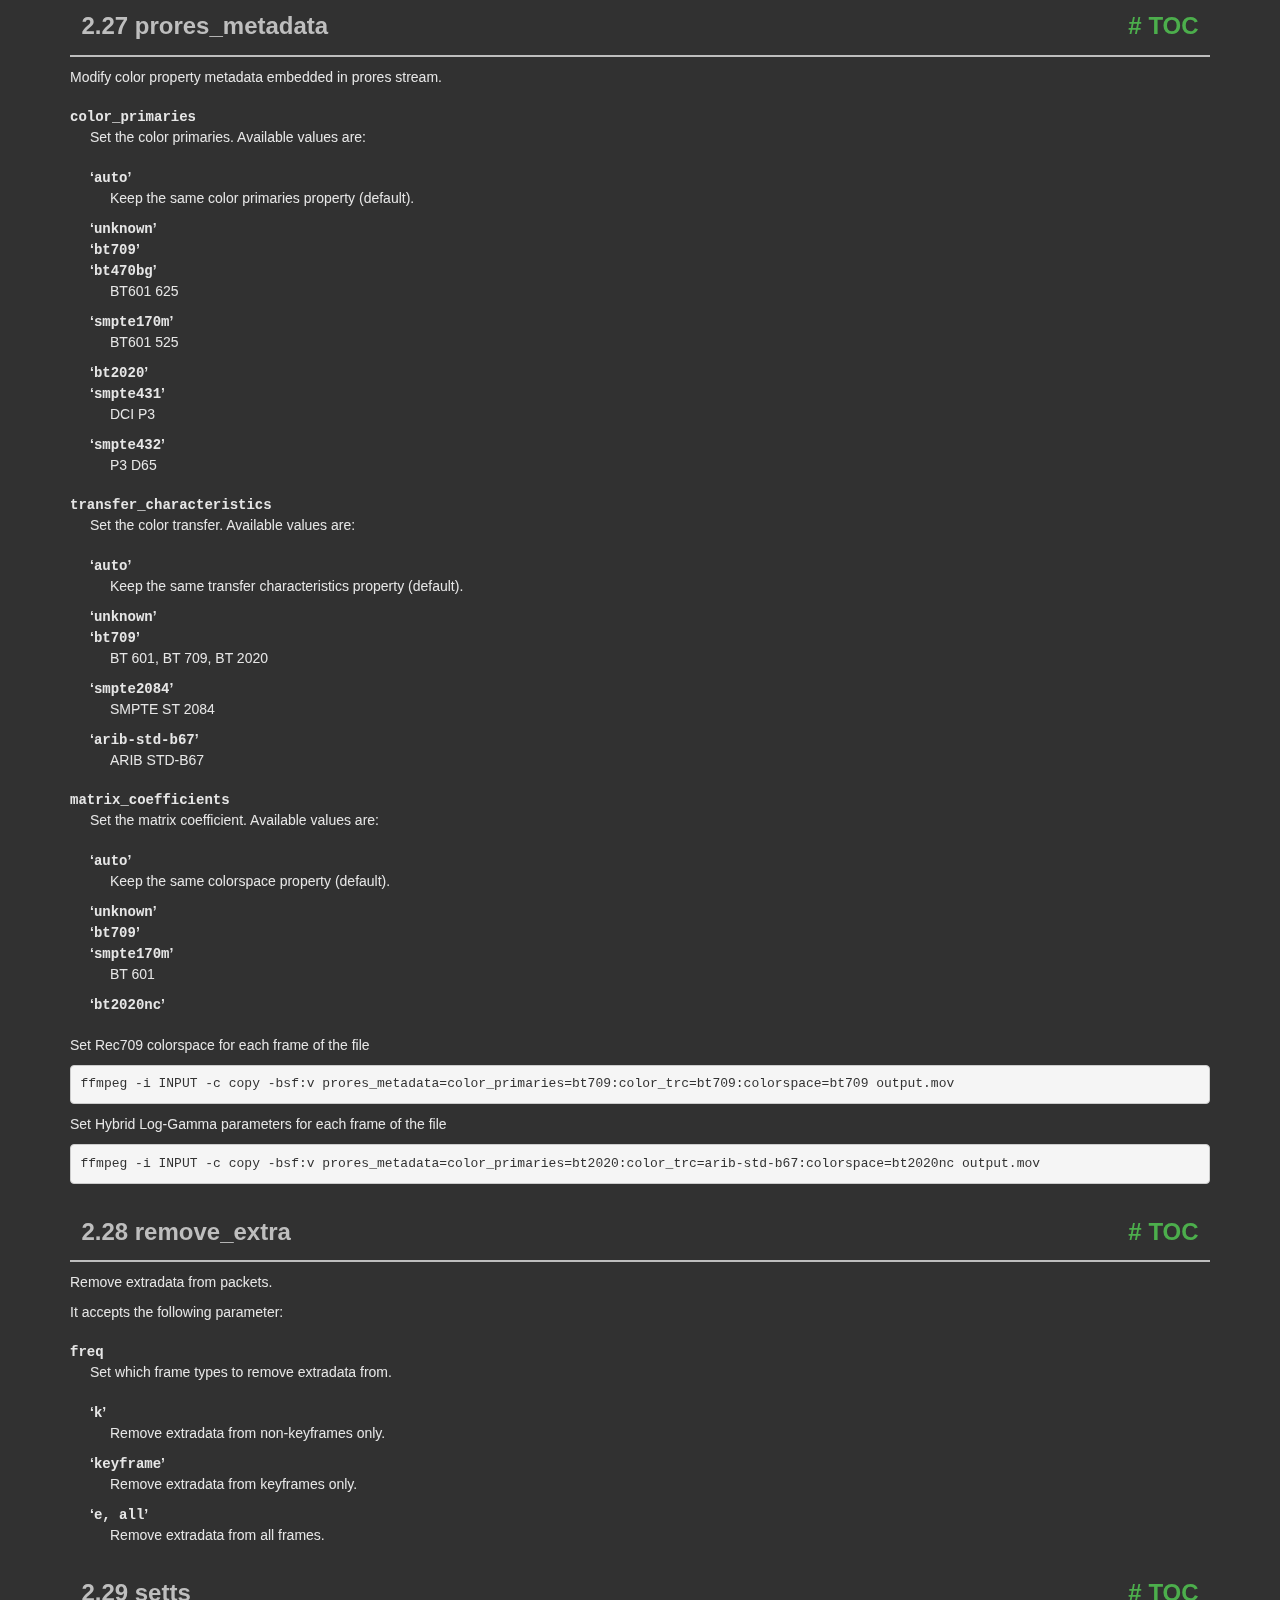
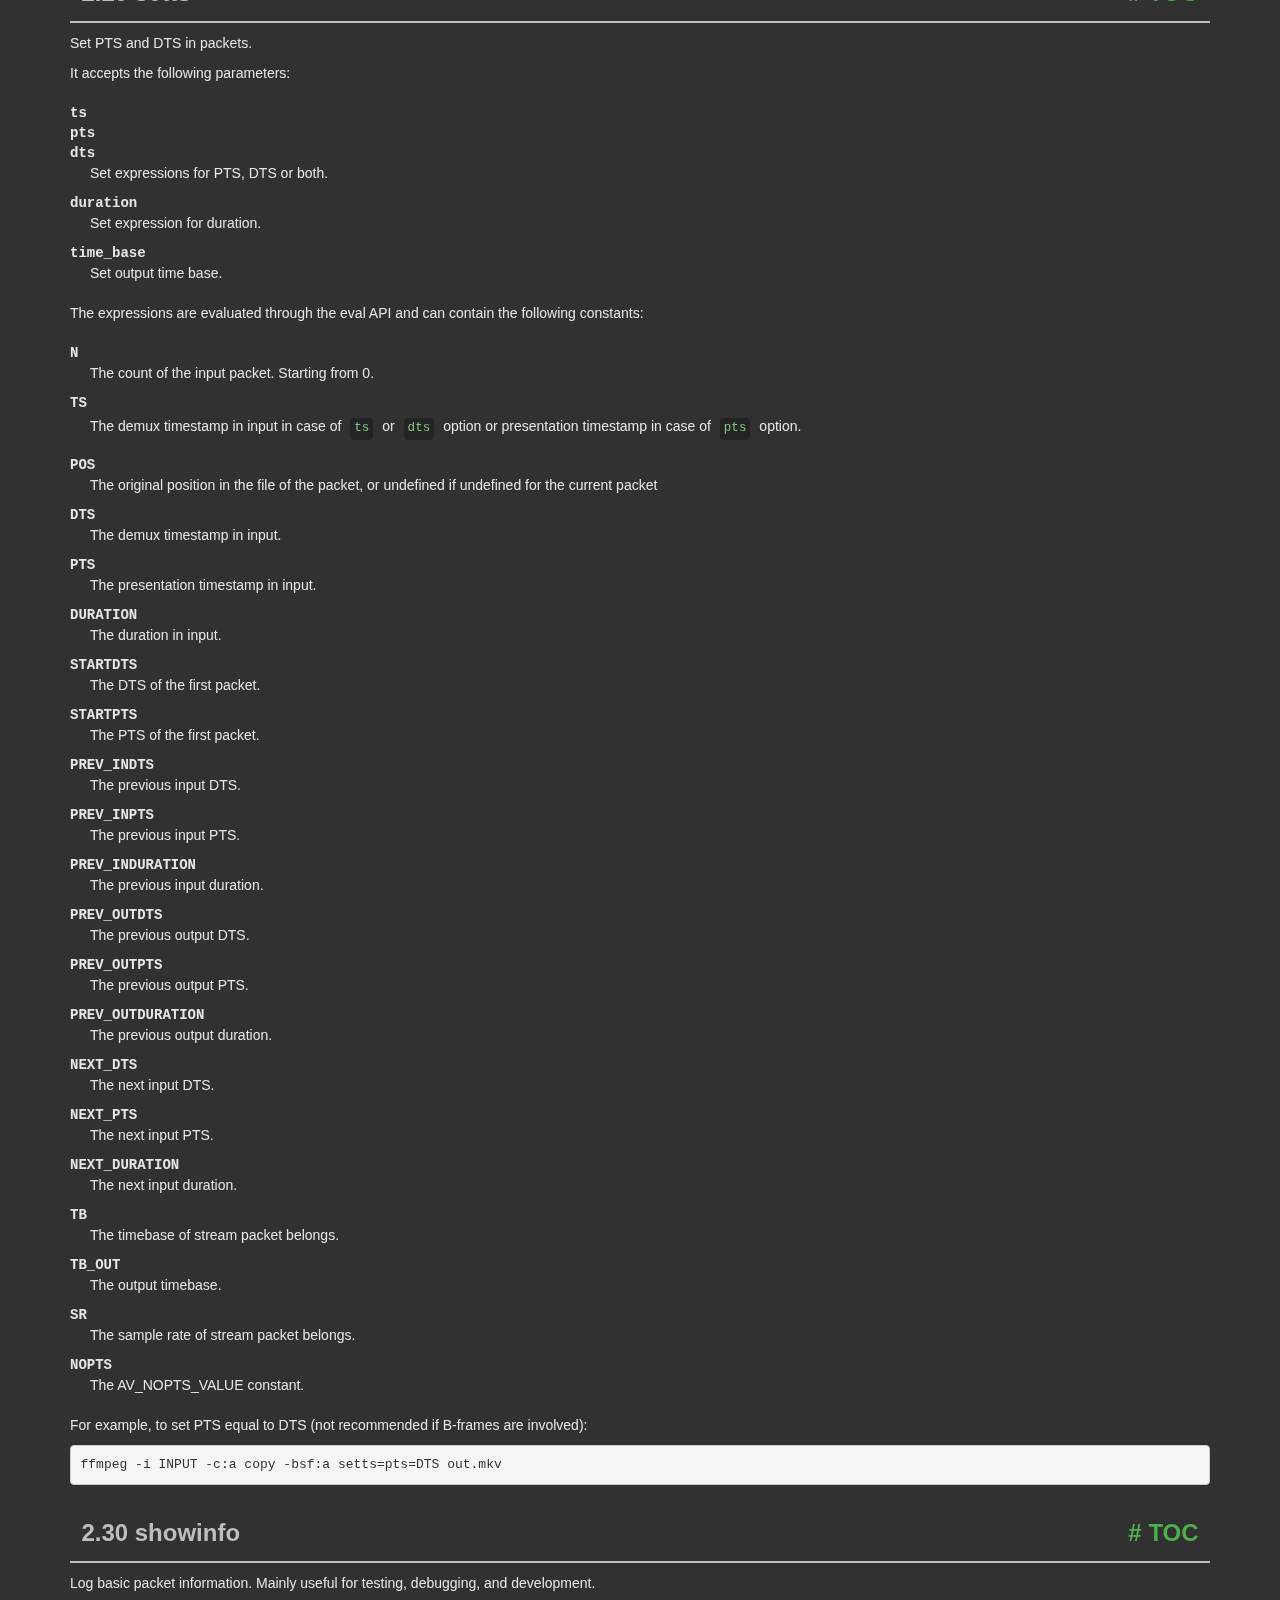
<file: Models/ffmpeg/doc/ffmpeg-bitstream-filters.html>
<!DOCTYPE html PUBLIC "-//W3C//DTD HTML 4.01 Transitional//EN" "http://www.w3.org/TR/html4/loose.dtd">
<html>
<!-- Created by , GNU Texinfo 7.1.1 -->
  <head>
    <meta charset="utf-8">
    <title>
      FFmpeg Bitstream Filters Documentation
    </title>
    <meta name="viewport" content="width=device-width,initial-scale=1.0">
    <link rel="stylesheet" type="text/css" href="bootstrap.min.css">
    <link rel="stylesheet" type="text/css" href="style.min.css">
  </head>
  <body>
    <div class="container">
      <h1>
      FFmpeg Bitstream Filters Documentation
      </h1>


<a name="SEC_Top"></a>

<div class="element-contents" id="SEC_Contents">
<h2 class="contents-heading">Table of Contents</h2>

<div class="contents">

<ul class="toc-numbered-mark">
  <li><a id="toc-Description" href="#Description">1 Description</a></li>
  <li><a id="toc-Bitstream-Filters" href="#Bitstream-Filters">2 Bitstream Filters</a>
  <ul class="toc-numbered-mark">
    <li><a id="toc-aac_005fadtstoasc" href="#aac_005fadtstoasc">2.1 aac_adtstoasc</a></li>
    <li><a id="toc-av1_005fmetadata" href="#av1_005fmetadata">2.2 av1_metadata</a></li>
    <li><a id="toc-chomp" href="#chomp">2.3 chomp</a></li>
    <li><a id="toc-dca_005fcore" href="#dca_005fcore">2.4 dca_core</a></li>
    <li><a id="toc-dovi_005frpu" href="#dovi_005frpu">2.5 dovi_rpu</a></li>
    <li><a id="toc-dump_005fextra" href="#dump_005fextra">2.6 dump_extra</a></li>
    <li><a id="toc-dv_005ferror_005fmarker" href="#dv_005ferror_005fmarker">2.7 dv_error_marker</a></li>
    <li><a id="toc-eac3_005fcore" href="#eac3_005fcore">2.8 eac3_core</a></li>
    <li><a id="toc-extract_005fextradata" href="#extract_005fextradata">2.9 extract_extradata</a></li>
    <li><a id="toc-filter_005funits" href="#filter_005funits">2.10 filter_units</a></li>
    <li><a id="toc-hapqa_005fextract" href="#hapqa_005fextract">2.11 hapqa_extract</a></li>
    <li><a id="toc-h264_005fmetadata" href="#h264_005fmetadata">2.12 h264_metadata</a></li>
    <li><a id="toc-h264_005fmp4toannexb" href="#h264_005fmp4toannexb">2.13 h264_mp4toannexb</a></li>
    <li><a id="toc-h264_005fredundant_005fpps" href="#h264_005fredundant_005fpps">2.14 h264_redundant_pps</a></li>
    <li><a id="toc-hevc_005fmetadata" href="#hevc_005fmetadata">2.15 hevc_metadata</a></li>
    <li><a id="toc-hevc_005fmp4toannexb" href="#hevc_005fmp4toannexb">2.16 hevc_mp4toannexb</a></li>
    <li><a id="toc-imxdump" href="#imxdump">2.17 imxdump</a></li>
    <li><a id="toc-mjpeg2jpeg" href="#mjpeg2jpeg">2.18 mjpeg2jpeg</a></li>
    <li><a id="toc-mjpegadump" href="#mjpegadump">2.19 mjpegadump</a></li>
    <li><a id="toc-mov2textsub-1" href="#mov2textsub-1">2.20 mov2textsub</a></li>
    <li><a id="toc-mpeg2_005fmetadata" href="#mpeg2_005fmetadata">2.21 mpeg2_metadata</a></li>
    <li><a id="toc-mpeg4_005funpack_005fbframes" href="#mpeg4_005funpack_005fbframes">2.22 mpeg4_unpack_bframes</a></li>
    <li><a id="toc-noise" href="#noise">2.23 noise</a>
    <ul class="toc-numbered-mark">
      <li><a id="toc-Examples" href="#Examples">2.23.1 Examples</a></li>
    </ul></li>
    <li><a id="toc-null" href="#null">2.24 null</a></li>
    <li><a id="toc-pcm_005frechunk" href="#pcm_005frechunk">2.25 pcm_rechunk</a></li>
    <li><a id="toc-pgs_005fframe_005fmerge" href="#pgs_005fframe_005fmerge">2.26 pgs_frame_merge</a></li>
    <li><a id="toc-prores_005fmetadata" href="#prores_005fmetadata">2.27 prores_metadata</a></li>
    <li><a id="toc-remove_005fextra" href="#remove_005fextra">2.28 remove_extra</a></li>
    <li><a id="toc-setts" href="#setts">2.29 setts</a></li>
    <li><a id="toc-showinfo" href="#showinfo">2.30 showinfo</a></li>
    <li><a id="toc-text2movsub-1" href="#text2movsub-1">2.31 text2movsub</a></li>
    <li><a id="toc-trace_005fheaders" href="#trace_005fheaders">2.32 trace_headers</a></li>
    <li><a id="toc-truehd_005fcore" href="#truehd_005fcore">2.33 truehd_core</a></li>
    <li><a id="toc-vp9_005fmetadata" href="#vp9_005fmetadata">2.34 vp9_metadata</a></li>
    <li><a id="toc-vp9_005fsuperframe" href="#vp9_005fsuperframe">2.35 vp9_superframe</a></li>
    <li><a id="toc-vp9_005fsuperframe_005fsplit" href="#vp9_005fsuperframe_005fsplit">2.36 vp9_superframe_split</a></li>
    <li><a id="toc-vp9_005fraw_005freorder" href="#vp9_005fraw_005freorder">2.37 vp9_raw_reorder</a></li>
  </ul></li>
  <li><a id="toc-See-Also" href="#See-Also">3 See Also</a></li>
  <li><a id="toc-Authors" href="#Authors">4 Authors</a></li>
</ul>
</div>
</div>

<a name="Description"></a>
<h2 class="chapter">1 Description<span class="pull-right"><a class="anchor hidden-xs" href="#Description" aria-hidden="true">#</a> <a class="anchor hidden-xs"href="#toc-Description" aria-hidden="true">TOC</a></span></h2>

<p>This document describes the bitstream filters provided by the
libavcodec library.
</p>
<p>A bitstream filter operates on the encoded stream data, and performs
bitstream level modifications without performing decoding.
</p>

<a name="Bitstream-Filters"></a>
<h2 class="chapter">2 Bitstream Filters<span class="pull-right"><a class="anchor hidden-xs" href="#Bitstream-Filters" aria-hidden="true">#</a> <a class="anchor hidden-xs"href="#toc-Bitstream-Filters" aria-hidden="true">TOC</a></span></h2>

<p>When you configure your FFmpeg build, all the supported bitstream
filters are enabled by default. You can list all available ones using
the configure option <code class="code">--list-bsfs</code>.
</p>
<p>You can disable all the bitstream filters using the configure option
<code class="code">--disable-bsfs</code>, and selectively enable any bitstream filter using
the option <code class="code">--enable-bsf=BSF</code>, or you can disable a particular
bitstream filter using the option <code class="code">--disable-bsf=BSF</code>.
</p>
<p>The option <code class="code">-bsfs</code> of the ff* tools will display the list of
all the supported bitstream filters included in your build.
</p>
<p>The ff* tools have a -bsf option applied per stream, taking a
comma-separated list of filters, whose parameters follow the filter
name after a &rsquo;=&rsquo;.
</p>
<div class="example">
<pre class="example-preformatted">ffmpeg -i INPUT -c:v copy -bsf:v filter1[=opt1=str1:opt2=str2][,filter2] OUTPUT
</pre></div>

<p>Below is a description of the currently available bitstream filters,
with their parameters, if any.
</p>
<a name="aac_005fadtstoasc"></a>
<h3 class="section">2.1 aac_adtstoasc<span class="pull-right"><a class="anchor hidden-xs" href="#aac_005fadtstoasc" aria-hidden="true">#</a> <a class="anchor hidden-xs"href="#toc-aac_005fadtstoasc" aria-hidden="true">TOC</a></span></h3>

<p>Convert MPEG-2/4 AAC ADTS to an MPEG-4 Audio Specific Configuration
bitstream.
</p>
<p>This filter creates an MPEG-4 AudioSpecificConfig from an MPEG-2/4
ADTS header and removes the ADTS header.
</p>
<p>This filter is required for example when copying an AAC stream from a
raw ADTS AAC or an MPEG-TS container to MP4A-LATM, to an FLV file, or
to MOV/MP4 files and related formats such as 3GP or M4A. Please note
that it is auto-inserted for MP4A-LATM and MOV/MP4 and related formats.
</p>
<a name="av1_005fmetadata"></a>
<h3 class="section">2.2 av1_metadata<span class="pull-right"><a class="anchor hidden-xs" href="#av1_005fmetadata" aria-hidden="true">#</a> <a class="anchor hidden-xs"href="#toc-av1_005fmetadata" aria-hidden="true">TOC</a></span></h3>

<p>Modify metadata embedded in an AV1 stream.
</p>
<dl class="table">
<dt><samp class="option">td</samp></dt>
<dd><p>Insert or remove temporal delimiter OBUs in all temporal units of the
stream.
</p>
<dl class="table">
<dt>&lsquo;<samp class="samp">insert</samp>&rsquo;</dt>
<dd><p>Insert a TD at the beginning of every TU which does not already have one.
</p></dd>
<dt>&lsquo;<samp class="samp">remove</samp>&rsquo;</dt>
<dd><p>Remove the TD from the beginning of every TU which has one.
</p></dd>
</dl>

</dd>
<dt><samp class="option">color_primaries</samp></dt>
<dt><samp class="option">transfer_characteristics</samp></dt>
<dt><samp class="option">matrix_coefficients</samp></dt>
<dd><p>Set the color description fields in the stream (see AV1 section 6.4.2).
</p>
</dd>
<dt><samp class="option">color_range</samp></dt>
<dd><p>Set the color range in the stream (see AV1 section 6.4.2; note that
this cannot be set for streams using BT.709 primaries, sRGB transfer
characteristic and identity (RGB) matrix coefficients).
</p><dl class="table">
<dt>&lsquo;<samp class="samp">tv</samp>&rsquo;</dt>
<dd><p>Limited range.
</p></dd>
<dt>&lsquo;<samp class="samp">pc</samp>&rsquo;</dt>
<dd><p>Full range.
</p></dd>
</dl>

</dd>
<dt><samp class="option">chroma_sample_position</samp></dt>
<dd><p>Set the chroma sample location in the stream (see AV1 section 6.4.2).
This can only be set for 4:2:0 streams.
</p>
<dl class="table">
<dt>&lsquo;<samp class="samp">vertical</samp>&rsquo;</dt>
<dd><p>Left position (matching the default in MPEG-2 and H.264).
</p></dd>
<dt>&lsquo;<samp class="samp">colocated</samp>&rsquo;</dt>
<dd><p>Top-left position.
</p></dd>
</dl>

</dd>
<dt><samp class="option">tick_rate</samp></dt>
<dd><p>Set the tick rate (<em class="emph">time_scale / num_units_in_display_tick</em>) in
the timing info in the sequence header.
</p></dd>
<dt><samp class="option">num_ticks_per_picture</samp></dt>
<dd><p>Set the number of ticks in each picture, to indicate that the stream
has a fixed framerate.  Ignored if <samp class="option">tick_rate</samp> is not also set.
</p>
</dd>
<dt><samp class="option">delete_padding</samp></dt>
<dd><p>Deletes Padding OBUs.
</p>
</dd>
</dl>

<a name="chomp"></a>
<h3 class="section">2.3 chomp<span class="pull-right"><a class="anchor hidden-xs" href="#chomp" aria-hidden="true">#</a> <a class="anchor hidden-xs"href="#toc-chomp" aria-hidden="true">TOC</a></span></h3>

<p>Remove zero padding at the end of a packet.
</p>
<a name="dca_005fcore"></a>
<h3 class="section">2.4 dca_core<span class="pull-right"><a class="anchor hidden-xs" href="#dca_005fcore" aria-hidden="true">#</a> <a class="anchor hidden-xs"href="#toc-dca_005fcore" aria-hidden="true">TOC</a></span></h3>

<p>Extract the core from a DCA/DTS stream, dropping extensions such as
DTS-HD.
</p>
<a name="dovi_005frpu"></a>
<h3 class="section">2.5 dovi_rpu<span class="pull-right"><a class="anchor hidden-xs" href="#dovi_005frpu" aria-hidden="true">#</a> <a class="anchor hidden-xs"href="#toc-dovi_005frpu" aria-hidden="true">TOC</a></span></h3>

<p>Manipulate Dolby Vision metadata in a HEVC/AV1 bitstream, optionally enabling
metadata compression.
</p>
<dl class="table">
<dt><samp class="option">strip</samp></dt>
<dd><p>If enabled, strip all Dolby Vision metadata (configuration record + RPU data
blocks) from the stream.
</p></dd>
<dt><samp class="option">compression</samp></dt>
<dd><p>Which compression level to enable.
</p><dl class="table">
<dt>&lsquo;<samp class="samp">none</samp>&rsquo;</dt>
<dd><p>No metadata compression.
</p></dd>
<dt>&lsquo;<samp class="samp">limited</samp>&rsquo;</dt>
<dd><p>Limited metadata compression scheme. Should be compatible with most devices.
This is the default.
</p></dd>
<dt>&lsquo;<samp class="samp">extended</samp>&rsquo;</dt>
<dd><p>Extended metadata compression. Devices are not required to support this. Note
that this level currently behaves the same as &lsquo;<samp class="samp">limited</samp>&rsquo; in libavcodec.
</p></dd>
</dl>
</dd>
</dl>

<a name="dump_005fextra"></a>
<h3 class="section">2.6 dump_extra<span class="pull-right"><a class="anchor hidden-xs" href="#dump_005fextra" aria-hidden="true">#</a> <a class="anchor hidden-xs"href="#toc-dump_005fextra" aria-hidden="true">TOC</a></span></h3>

<p>Add extradata to the beginning of the filtered packets except when
said packets already exactly begin with the extradata that is intended
to be added.
</p>
<dl class="table">
<dt><samp class="option">freq</samp></dt>
<dd><p>The additional argument specifies which packets should be filtered.
It accepts the values:
</p><dl class="table">
<dt>&lsquo;<samp class="samp">k</samp>&rsquo;</dt>
<dt>&lsquo;<samp class="samp">keyframe</samp>&rsquo;</dt>
<dd><p>add extradata to all key packets
</p>
</dd>
<dt>&lsquo;<samp class="samp">e</samp>&rsquo;</dt>
<dt>&lsquo;<samp class="samp">all</samp>&rsquo;</dt>
<dd><p>add extradata to all packets
</p></dd>
</dl>
</dd>
</dl>

<p>If not specified it is assumed &lsquo;<samp class="samp">k</samp>&rsquo;.
</p>
<p>For example the following <code class="command">ffmpeg</code> command forces a global
header (thus disabling individual packet headers) in the H.264 packets
generated by the <code class="code">libx264</code> encoder, but corrects them by adding
the header stored in extradata to the key packets:
</p><div class="example">
<pre class="example-preformatted">ffmpeg -i INPUT -map 0 -flags:v +global_header -c:v libx264 -bsf:v dump_extra out.ts
</pre></div>

<a name="dv_005ferror_005fmarker"></a>
<h3 class="section">2.7 dv_error_marker<span class="pull-right"><a class="anchor hidden-xs" href="#dv_005ferror_005fmarker" aria-hidden="true">#</a> <a class="anchor hidden-xs"href="#toc-dv_005ferror_005fmarker" aria-hidden="true">TOC</a></span></h3>

<p>Blocks in DV which are marked as damaged are replaced by blocks of the specified color.
</p>
<dl class="table">
<dt><samp class="option">color</samp></dt>
<dd><p>The color to replace damaged blocks by
</p></dd>
<dt><samp class="option">sta</samp></dt>
<dd><p>A 16 bit mask which specifies which of the 16 possible error status values are
to be replaced by colored blocks. 0xFFFE is the default which replaces all non 0
error status values.
</p><dl class="table">
<dt>&lsquo;<samp class="samp">ok</samp>&rsquo;</dt>
<dd><p>No error, no concealment
</p></dd>
<dt>&lsquo;<samp class="samp">err</samp>&rsquo;</dt>
<dd><p>Error, No concealment
</p></dd>
<dt>&lsquo;<samp class="samp">res</samp>&rsquo;</dt>
<dd><p>Reserved
</p></dd>
<dt>&lsquo;<samp class="samp">notok</samp>&rsquo;</dt>
<dd><p>Error or concealment
</p></dd>
<dt>&lsquo;<samp class="samp">notres</samp>&rsquo;</dt>
<dd><p>Not reserved
</p></dd>
<dt>&lsquo;<samp class="samp">Aa, Ba, Ca, Ab, Bb, Cb, A, B, C, a, b, erri, erru</samp>&rsquo;</dt>
<dd><p>The specific error status code
</p></dd>
</dl>
<p>see page 44-46 or section 5.5 of
<a class="url" href="http://web.archive.org/web/20060927044735/http://www.smpte.org/smpte_store/standards/pdf/s314m.pdf">http://web.archive.org/web/20060927044735/http://www.smpte.org/smpte_store/standards/pdf/s314m.pdf</a>
</p>
</dd>
</dl>

<a name="eac3_005fcore"></a>
<h3 class="section">2.8 eac3_core<span class="pull-right"><a class="anchor hidden-xs" href="#eac3_005fcore" aria-hidden="true">#</a> <a class="anchor hidden-xs"href="#toc-eac3_005fcore" aria-hidden="true">TOC</a></span></h3>

<p>Extract the core from a E-AC-3 stream, dropping extra channels.
</p>
<a name="extract_005fextradata"></a>
<h3 class="section">2.9 extract_extradata<span class="pull-right"><a class="anchor hidden-xs" href="#extract_005fextradata" aria-hidden="true">#</a> <a class="anchor hidden-xs"href="#toc-extract_005fextradata" aria-hidden="true">TOC</a></span></h3>

<p>Extract the in-band extradata.
</p>
<p>Certain codecs allow the long-term headers (e.g. MPEG-2 sequence headers,
or H.264/HEVC (VPS/)SPS/PPS) to be transmitted either &quot;in-band&quot; (i.e. as a part
of the bitstream containing the coded frames) or &quot;out of band&quot; (e.g. on the
container level). This latter form is called &quot;extradata&quot; in FFmpeg terminology.
</p>
<p>This bitstream filter detects the in-band headers and makes them available as
extradata.
</p>
<dl class="table">
<dt><samp class="option">remove</samp></dt>
<dd><p>When this option is enabled, the long-term headers are removed from the
bitstream after extraction.
</p></dd>
</dl>

<a name="filter_005funits"></a>
<h3 class="section">2.10 filter_units<span class="pull-right"><a class="anchor hidden-xs" href="#filter_005funits" aria-hidden="true">#</a> <a class="anchor hidden-xs"href="#toc-filter_005funits" aria-hidden="true">TOC</a></span></h3>

<p>Remove units with types in or not in a given set from the stream.
</p>
<dl class="table">
<dt><samp class="option">pass_types</samp></dt>
<dd><p>List of unit types or ranges of unit types to pass through while removing
all others.  This is specified as a &rsquo;|&rsquo;-separated list of unit type values
or ranges of values with &rsquo;-&rsquo;.
</p>
</dd>
<dt><samp class="option">remove_types</samp></dt>
<dd><p>Identical to <samp class="option">pass_types</samp>, except the units in the given set
removed and all others passed through.
</p></dd>
</dl>

<p>The types used by pass_types and remove_types correspond to NAL unit types
(nal_unit_type) in H.264, HEVC and H.266 (see Table 7-1 in the H.264
and HEVC specifications or Table 5 in the H.266 specification), to
marker values for JPEG (without 0xFF prefix) and to start codes without
start code prefix (i.e. the byte following the 0x000001) for MPEG-2.
For VP8 and VP9, every unit has type zero.
</p>
<p>Extradata is unchanged by this transformation, but note that if the stream
contains inline parameter sets then the output may be unusable if they are
removed.
</p>
<p>For example, to remove all non-VCL NAL units from an H.264 stream:
</p><div class="example">
<pre class="example-preformatted">ffmpeg -i INPUT -c:v copy -bsf:v 'filter_units=pass_types=1-5' OUTPUT
</pre></div>

<p>To remove all AUDs, SEI and filler from an H.265 stream:
</p><div class="example">
<pre class="example-preformatted">ffmpeg -i INPUT -c:v copy -bsf:v 'filter_units=remove_types=35|38-40' OUTPUT
</pre></div>

<p>To remove all user data from a MPEG-2 stream, including Closed Captions:
</p><div class="example">
<pre class="example-preformatted">ffmpeg -i INPUT -c:v copy -bsf:v 'filter_units=remove_types=178' OUTPUT
</pre></div>

<p>To remove all SEI from a H264 stream, including Closed Captions:
</p><div class="example">
<pre class="example-preformatted">ffmpeg -i INPUT -c:v copy -bsf:v 'filter_units=remove_types=6' OUTPUT
</pre></div>

<p>To remove all prefix and suffix SEI from a HEVC stream, including Closed Captions and dynamic HDR:
</p><div class="example">
<pre class="example-preformatted">ffmpeg -i INPUT -c:v copy -bsf:v 'filter_units=remove_types=39|40' OUTPUT
</pre></div>

<a name="hapqa_005fextract"></a>
<h3 class="section">2.11 hapqa_extract<span class="pull-right"><a class="anchor hidden-xs" href="#hapqa_005fextract" aria-hidden="true">#</a> <a class="anchor hidden-xs"href="#toc-hapqa_005fextract" aria-hidden="true">TOC</a></span></h3>

<p>Extract Rgb or Alpha part of an HAPQA file, without recompression, in order to create an HAPQ or an HAPAlphaOnly file.
</p>
<dl class="table">
<dt><samp class="option">texture</samp></dt>
<dd><p>Specifies the texture to keep.
</p>
<dl class="table">
<dt><samp class="option">color</samp></dt>
<dt><samp class="option">alpha</samp></dt>
</dl>

</dd>
</dl>

<p>Convert HAPQA to HAPQ
</p><div class="example">
<pre class="example-preformatted">ffmpeg -i hapqa_inputfile.mov -c copy -bsf:v hapqa_extract=texture=color -tag:v HapY -metadata:s:v:0 encoder=&quot;HAPQ&quot; hapq_file.mov
</pre></div>

<p>Convert HAPQA to HAPAlphaOnly
</p><div class="example">
<pre class="example-preformatted">ffmpeg -i hapqa_inputfile.mov -c copy -bsf:v hapqa_extract=texture=alpha -tag:v HapA -metadata:s:v:0 encoder=&quot;HAPAlpha Only&quot; hapalphaonly_file.mov
</pre></div>

<a name="h264_005fmetadata"></a>
<h3 class="section">2.12 h264_metadata<span class="pull-right"><a class="anchor hidden-xs" href="#h264_005fmetadata" aria-hidden="true">#</a> <a class="anchor hidden-xs"href="#toc-h264_005fmetadata" aria-hidden="true">TOC</a></span></h3>

<p>Modify metadata embedded in an H.264 stream.
</p>
<dl class="table">
<dt><samp class="option">aud</samp></dt>
<dd><p>Insert or remove AUD NAL units in all access units of the stream.
</p>
<dl class="table">
<dt>&lsquo;<samp class="samp">pass</samp>&rsquo;</dt>
<dt>&lsquo;<samp class="samp">insert</samp>&rsquo;</dt>
<dt>&lsquo;<samp class="samp">remove</samp>&rsquo;</dt>
</dl>

<p>Default is pass.
</p>
</dd>
<dt><samp class="option">sample_aspect_ratio</samp></dt>
<dd><p>Set the sample aspect ratio of the stream in the VUI parameters.
See H.264 table E-1.
</p>
</dd>
<dt><samp class="option">overscan_appropriate_flag</samp></dt>
<dd><p>Set whether the stream is suitable for display using overscan
or not (see H.264 section E.2.1).
</p>
</dd>
<dt><samp class="option">video_format</samp></dt>
<dt><samp class="option">video_full_range_flag</samp></dt>
<dd><p>Set the video format in the stream (see H.264 section E.2.1 and
table E-2).
</p>
</dd>
<dt><samp class="option">colour_primaries</samp></dt>
<dt><samp class="option">transfer_characteristics</samp></dt>
<dt><samp class="option">matrix_coefficients</samp></dt>
<dd><p>Set the colour description in the stream (see H.264 section E.2.1
and tables E-3, E-4 and E-5).
</p>
</dd>
<dt><samp class="option">chroma_sample_loc_type</samp></dt>
<dd><p>Set the chroma sample location in the stream (see H.264 section
E.2.1 and figure E-1).
</p>
</dd>
<dt><samp class="option">tick_rate</samp></dt>
<dd><p>Set the tick rate (time_scale / num_units_in_tick) in the VUI
parameters.  This is the smallest time unit representable in the
stream, and in many cases represents the field rate of the stream
(double the frame rate).
</p></dd>
<dt><samp class="option">fixed_frame_rate_flag</samp></dt>
<dd><p>Set whether the stream has fixed framerate - typically this indicates
that the framerate is exactly half the tick rate, but the exact
meaning is dependent on interlacing and the picture structure (see
H.264 section E.2.1 and table E-6).
</p></dd>
<dt><samp class="option">zero_new_constraint_set_flags</samp></dt>
<dd><p>Zero constraint_set4_flag and constraint_set5_flag in the SPS. These
bits were reserved in a previous version of the H.264 spec, and thus
some hardware decoders require these to be zero. The result of zeroing
this is still a valid bitstream.
</p>
</dd>
<dt><samp class="option">crop_left</samp></dt>
<dt><samp class="option">crop_right</samp></dt>
<dt><samp class="option">crop_top</samp></dt>
<dt><samp class="option">crop_bottom</samp></dt>
<dd><p>Set the frame cropping offsets in the SPS.  These values will replace
the current ones if the stream is already cropped.
</p>
<p>These fields are set in pixels.  Note that some sizes may not be
representable if the chroma is subsampled or the stream is interlaced
(see H.264 section 7.4.2.1.1).
</p>
</dd>
<dt><samp class="option">sei_user_data</samp></dt>
<dd><p>Insert a string as SEI unregistered user data.  The argument must
be of the form <em class="emph">UUID+string</em>, where the UUID is as hex digits
possibly separated by hyphens, and the string can be anything.
</p>
<p>For example, &lsquo;<samp class="samp">086f3693-b7b3-4f2c-9653-21492feee5b8+hello</samp>&rsquo; will
insert the string &ldquo;hello&rdquo; associated with the given UUID.
</p>
</dd>
<dt><samp class="option">delete_filler</samp></dt>
<dd><p>Deletes both filler NAL units and filler SEI messages.
</p>
</dd>
<dt><samp class="option">display_orientation</samp></dt>
<dd><p>Insert, extract or remove Display orientation SEI messages.
See H.264 section D.1.27 and D.2.27 for syntax and semantics.
</p>
<dl class="table">
<dt>&lsquo;<samp class="samp">pass</samp>&rsquo;</dt>
<dt>&lsquo;<samp class="samp">insert</samp>&rsquo;</dt>
<dt>&lsquo;<samp class="samp">remove</samp>&rsquo;</dt>
<dt>&lsquo;<samp class="samp">extract</samp>&rsquo;</dt>
</dl>

<p>Default is pass.
</p>
<p>Insert mode works in conjunction with <code class="code">rotate</code> and <code class="code">flip</code> options.
Any pre-existing Display orientation messages will be removed in insert or remove mode.
Extract mode attaches the display matrix to the packet as side data.
</p>
</dd>
<dt><samp class="option">rotate</samp></dt>
<dd><p>Set rotation in display orientation SEI (anticlockwise angle in degrees).
Range is -360 to +360. Default is NaN.
</p>
</dd>
<dt><samp class="option">flip</samp></dt>
<dd><p>Set flip in display orientation SEI.
</p>
<dl class="table">
<dt>&lsquo;<samp class="samp">horizontal</samp>&rsquo;</dt>
<dt>&lsquo;<samp class="samp">vertical</samp>&rsquo;</dt>
</dl>

<p>Default is unset.
</p>
</dd>
<dt><samp class="option">level</samp></dt>
<dd><p>Set the level in the SPS.  Refer to H.264 section A.3 and tables A-1
to A-5.
</p>
<p>The argument must be the name of a level (for example, &lsquo;<samp class="samp">4.2</samp>&rsquo;), a
level_idc value (for example, &lsquo;<samp class="samp">42</samp>&rsquo;), or the special name &lsquo;<samp class="samp">auto</samp>&rsquo;
indicating that the filter should attempt to guess the level from the
input stream properties.
</p>
</dd>
</dl>

<a name="h264_005fmp4toannexb"></a>
<h3 class="section">2.13 h264_mp4toannexb<span class="pull-right"><a class="anchor hidden-xs" href="#h264_005fmp4toannexb" aria-hidden="true">#</a> <a class="anchor hidden-xs"href="#toc-h264_005fmp4toannexb" aria-hidden="true">TOC</a></span></h3>

<p>Convert an H.264 bitstream from length prefixed mode to start code
prefixed mode (as defined in the Annex B of the ITU-T H.264
specification).
</p>
<p>This is required by some streaming formats, typically the MPEG-2
transport stream format (muxer <code class="code">mpegts</code>).
</p>
<p>For example to remux an MP4 file containing an H.264 stream to mpegts
format with <code class="command">ffmpeg</code>, you can use the command:
</p>
<div class="example">
<pre class="example-preformatted">ffmpeg -i INPUT.mp4 -codec copy -bsf:v h264_mp4toannexb OUTPUT.ts
</pre></div>

<p>Please note that this filter is auto-inserted for MPEG-TS (muxer
<code class="code">mpegts</code>) and raw H.264 (muxer <code class="code">h264</code>) output formats.
</p>
<a name="h264_005fredundant_005fpps"></a>
<h3 class="section">2.14 h264_redundant_pps<span class="pull-right"><a class="anchor hidden-xs" href="#h264_005fredundant_005fpps" aria-hidden="true">#</a> <a class="anchor hidden-xs"href="#toc-h264_005fredundant_005fpps" aria-hidden="true">TOC</a></span></h3>

<p>This applies a specific fixup to some Blu-ray streams which contain
redundant PPSs modifying irrelevant parameters of the stream which
confuse other transformations which require correct extradata.
</p>
<a name="hevc_005fmetadata"></a>
<h3 class="section">2.15 hevc_metadata<span class="pull-right"><a class="anchor hidden-xs" href="#hevc_005fmetadata" aria-hidden="true">#</a> <a class="anchor hidden-xs"href="#toc-hevc_005fmetadata" aria-hidden="true">TOC</a></span></h3>

<p>Modify metadata embedded in an HEVC stream.
</p>
<dl class="table">
<dt><samp class="option">aud</samp></dt>
<dd><p>Insert or remove AUD NAL units in all access units of the stream.
</p>
<dl class="table">
<dt>&lsquo;<samp class="samp">insert</samp>&rsquo;</dt>
<dt>&lsquo;<samp class="samp">remove</samp>&rsquo;</dt>
</dl>

</dd>
<dt><samp class="option">sample_aspect_ratio</samp></dt>
<dd><p>Set the sample aspect ratio in the stream in the VUI parameters.
</p>
</dd>
<dt><samp class="option">video_format</samp></dt>
<dt><samp class="option">video_full_range_flag</samp></dt>
<dd><p>Set the video format in the stream (see H.265 section E.3.1 and
table E.2).
</p>
</dd>
<dt><samp class="option">colour_primaries</samp></dt>
<dt><samp class="option">transfer_characteristics</samp></dt>
<dt><samp class="option">matrix_coefficients</samp></dt>
<dd><p>Set the colour description in the stream (see H.265 section E.3.1
and tables E.3, E.4 and E.5).
</p>
</dd>
<dt><samp class="option">chroma_sample_loc_type</samp></dt>
<dd><p>Set the chroma sample location in the stream (see H.265 section
E.3.1 and figure E.1).
</p>
</dd>
<dt><samp class="option">tick_rate</samp></dt>
<dd><p>Set the tick rate in the VPS and VUI parameters (time_scale /
num_units_in_tick). Combined with <samp class="option">num_ticks_poc_diff_one</samp>, this can
set a constant framerate in the stream.  Note that it is likely to be
overridden by container parameters when the stream is in a container.
</p>
</dd>
<dt><samp class="option">num_ticks_poc_diff_one</samp></dt>
<dd><p>Set poc_proportional_to_timing_flag in VPS and VUI and use this value
to set num_ticks_poc_diff_one_minus1 (see H.265 sections 7.4.3.1 and
E.3.1).  Ignored if <samp class="option">tick_rate</samp> is not also set.
</p>
</dd>
<dt><samp class="option">crop_left</samp></dt>
<dt><samp class="option">crop_right</samp></dt>
<dt><samp class="option">crop_top</samp></dt>
<dt><samp class="option">crop_bottom</samp></dt>
<dd><p>Set the conformance window cropping offsets in the SPS.  These values
will replace the current ones if the stream is already cropped.
</p>
<p>These fields are set in pixels.  Note that some sizes may not be
representable if the chroma is subsampled (H.265 section 7.4.3.2.1).
</p>
</dd>
<dt><samp class="option">width</samp></dt>
<dt><samp class="option">height</samp></dt>
<dd><p>Set width and height after crop.
</p>
</dd>
<dt><samp class="option">level</samp></dt>
<dd><p>Set the level in the VPS and SPS.  See H.265 section A.4 and tables
A.6 and A.7.
</p>
<p>The argument must be the name of a level (for example, &lsquo;<samp class="samp">5.1</samp>&rsquo;), a
<em class="emph">general_level_idc</em> value (for example, &lsquo;<samp class="samp">153</samp>&rsquo; for level 5.1),
or the special name &lsquo;<samp class="samp">auto</samp>&rsquo; indicating that the filter should
attempt to guess the level from the input stream properties.
</p>
</dd>
</dl>

<a name="hevc_005fmp4toannexb"></a>
<h3 class="section">2.16 hevc_mp4toannexb<span class="pull-right"><a class="anchor hidden-xs" href="#hevc_005fmp4toannexb" aria-hidden="true">#</a> <a class="anchor hidden-xs"href="#toc-hevc_005fmp4toannexb" aria-hidden="true">TOC</a></span></h3>

<p>Convert an HEVC/H.265 bitstream from length prefixed mode to start code
prefixed mode (as defined in the Annex B of the ITU-T H.265
specification).
</p>
<p>This is required by some streaming formats, typically the MPEG-2
transport stream format (muxer <code class="code">mpegts</code>).
</p>
<p>For example to remux an MP4 file containing an HEVC stream to mpegts
format with <code class="command">ffmpeg</code>, you can use the command:
</p>
<div class="example">
<pre class="example-preformatted">ffmpeg -i INPUT.mp4 -codec copy -bsf:v hevc_mp4toannexb OUTPUT.ts
</pre></div>

<p>Please note that this filter is auto-inserted for MPEG-TS (muxer
<code class="code">mpegts</code>) and raw HEVC/H.265 (muxer <code class="code">h265</code> or
<code class="code">hevc</code>) output formats.
</p>
<a name="imxdump"></a>
<h3 class="section">2.17 imxdump<span class="pull-right"><a class="anchor hidden-xs" href="#imxdump" aria-hidden="true">#</a> <a class="anchor hidden-xs"href="#toc-imxdump" aria-hidden="true">TOC</a></span></h3>

<p>Modifies the bitstream to fit in MOV and to be usable by the Final Cut
Pro decoder. This filter only applies to the mpeg2video codec, and is
likely not needed for Final Cut Pro 7 and newer with the appropriate
<samp class="option">-tag:v</samp>.
</p>
<p>For example, to remux 30 MB/sec NTSC IMX to MOV:
</p>
<div class="example">
<pre class="example-preformatted">ffmpeg -i input.mxf -c copy -bsf:v imxdump -tag:v mx3n output.mov
</pre></div>

<a name="mjpeg2jpeg"></a>
<h3 class="section">2.18 mjpeg2jpeg<span class="pull-right"><a class="anchor hidden-xs" href="#mjpeg2jpeg" aria-hidden="true">#</a> <a class="anchor hidden-xs"href="#toc-mjpeg2jpeg" aria-hidden="true">TOC</a></span></h3>

<p>Convert MJPEG/AVI1 packets to full JPEG/JFIF packets.
</p>
<p>MJPEG is a video codec wherein each video frame is essentially a
JPEG image. The individual frames can be extracted without loss,
e.g. by
</p>
<div class="example">
<pre class="example-preformatted">ffmpeg -i ../some_mjpeg.avi -c:v copy frames_%d.jpg
</pre></div>

<p>Unfortunately, these chunks are incomplete JPEG images, because
they lack the DHT segment required for decoding. Quoting from
<a class="url" href="http://www.digitalpreservation.gov/formats/fdd/fdd000063.shtml">http://www.digitalpreservation.gov/formats/fdd/fdd000063.shtml</a>:
</p>
<p>Avery Lee, writing in the rec.video.desktop newsgroup in 2001,
commented that &quot;MJPEG, or at least the MJPEG in AVIs having the
MJPG fourcc, is restricted JPEG with a fixed &ndash; and *omitted* &ndash;
Huffman table. The JPEG must be YCbCr colorspace, it must be 4:2:2,
and it must use basic Huffman encoding, not arithmetic or
progressive. . . . You can indeed extract the MJPEG frames and
decode them with a regular JPEG decoder, but you have to prepend
the DHT segment to them, or else the decoder won&rsquo;t have any idea
how to decompress the data. The exact table necessary is given in
the OpenDML spec.&quot;
</p>
<p>This bitstream filter patches the header of frames extracted from an MJPEG
stream (carrying the AVI1 header ID and lacking a DHT segment) to
produce fully qualified JPEG images.
</p>
<div class="example">
<pre class="example-preformatted">ffmpeg -i mjpeg-movie.avi -c:v copy -bsf:v mjpeg2jpeg frame_%d.jpg
exiftran -i -9 frame*.jpg
ffmpeg -i frame_%d.jpg -c:v copy rotated.avi
</pre></div>

<a name="mjpegadump"></a>
<h3 class="section">2.19 mjpegadump<span class="pull-right"><a class="anchor hidden-xs" href="#mjpegadump" aria-hidden="true">#</a> <a class="anchor hidden-xs"href="#toc-mjpegadump" aria-hidden="true">TOC</a></span></h3>

<p>Add an MJPEG A header to the bitstream, to enable decoding by
Quicktime.
</p>
<a class="anchor" id="mov2textsub"></a><a name="mov2textsub-1"></a>
<h3 class="section">2.20 mov2textsub<span class="pull-right"><a class="anchor hidden-xs" href="#mov2textsub-1" aria-hidden="true">#</a> <a class="anchor hidden-xs"href="#toc-mov2textsub-1" aria-hidden="true">TOC</a></span></h3>

<p>Extract a representable text file from MOV subtitles, stripping the
metadata header from each subtitle packet.
</p>
<p>See also the <a class="ref" href="#text2movsub">text2movsub</a> filter.
</p>
<a name="mpeg2_005fmetadata"></a>
<h3 class="section">2.21 mpeg2_metadata<span class="pull-right"><a class="anchor hidden-xs" href="#mpeg2_005fmetadata" aria-hidden="true">#</a> <a class="anchor hidden-xs"href="#toc-mpeg2_005fmetadata" aria-hidden="true">TOC</a></span></h3>

<p>Modify metadata embedded in an MPEG-2 stream.
</p>
<dl class="table">
<dt><samp class="option">display_aspect_ratio</samp></dt>
<dd><p>Set the display aspect ratio in the stream.
</p>
<p>The following fixed values are supported:
</p><dl class="table">
<dt><samp class="option">4/3</samp></dt>
<dt><samp class="option">16/9</samp></dt>
<dt><samp class="option">221/100</samp></dt>
</dl>
<p>Any other value will result in square pixels being signalled instead
(see H.262 section 6.3.3 and table 6-3).
</p>
</dd>
<dt><samp class="option">frame_rate</samp></dt>
<dd><p>Set the frame rate in the stream.  This is constructed from a table
of known values combined with a small multiplier and divisor - if
the supplied value is not exactly representable, the nearest
representable value will be used instead (see H.262 section 6.3.3
and table 6-4).
</p>
</dd>
<dt><samp class="option">video_format</samp></dt>
<dd><p>Set the video format in the stream (see H.262 section 6.3.6 and
table 6-6).
</p>
</dd>
<dt><samp class="option">colour_primaries</samp></dt>
<dt><samp class="option">transfer_characteristics</samp></dt>
<dt><samp class="option">matrix_coefficients</samp></dt>
<dd><p>Set the colour description in the stream (see H.262 section 6.3.6
and tables 6-7, 6-8 and 6-9).
</p>
</dd>
</dl>

<a name="mpeg4_005funpack_005fbframes"></a>
<h3 class="section">2.22 mpeg4_unpack_bframes<span class="pull-right"><a class="anchor hidden-xs" href="#mpeg4_005funpack_005fbframes" aria-hidden="true">#</a> <a class="anchor hidden-xs"href="#toc-mpeg4_005funpack_005fbframes" aria-hidden="true">TOC</a></span></h3>

<p>Unpack DivX-style packed B-frames.
</p>
<p>DivX-style packed B-frames are not valid MPEG-4 and were only a
workaround for the broken Video for Windows subsystem.
They use more space, can cause minor AV sync issues, require more
CPU power to decode (unless the player has some decoded picture queue
to compensate the 2,0,2,0 frame per packet style) and cause
trouble if copied into a standard container like mp4 or mpeg-ps/ts,
because MPEG-4 decoders may not be able to decode them, since they are
not valid MPEG-4.
</p>
<p>For example to fix an AVI file containing an MPEG-4 stream with
DivX-style packed B-frames using <code class="command">ffmpeg</code>, you can use the command:
</p>
<div class="example">
<pre class="example-preformatted">ffmpeg -i INPUT.avi -codec copy -bsf:v mpeg4_unpack_bframes OUTPUT.avi
</pre></div>

<a name="noise"></a>
<h3 class="section">2.23 noise<span class="pull-right"><a class="anchor hidden-xs" href="#noise" aria-hidden="true">#</a> <a class="anchor hidden-xs"href="#toc-noise" aria-hidden="true">TOC</a></span></h3>

<p>Damages the contents of packets or simply drops them without damaging the
container. Can be used for fuzzing or testing error resilience/concealment.
</p>
<p>Parameters:
</p><dl class="table">
<dt><samp class="option">amount</samp></dt>
<dd><p>Accepts an expression whose evaluation per-packet determines how often bytes in that
packet will be modified. A value below 0 will result in a variable frequency.
Default is 0 which results in no modification. However, if neither amount nor drop is specified,
amount will be set to <var class="var">-1</var>. See below for accepted variables.
</p></dd>
<dt><samp class="option">drop</samp></dt>
<dd><p>Accepts an expression evaluated per-packet whose value determines whether that packet is dropped.
Evaluation to a positive value results in the packet being dropped. Evaluation to a negative
value results in a variable chance of it being dropped, roughly inverse in proportion to the magnitude
of the value. Default is 0 which results in no drops. See below for accepted variables.
</p></dd>
<dt><samp class="option">dropamount</samp></dt>
<dd><p>Accepts a non-negative integer, which assigns a variable chance of it being dropped, roughly inverse
in proportion to the value. Default is 0 which results in no drops. This option is kept for backwards
compatibility and is equivalent to setting drop to a negative value with the same magnitude
i.e. <code class="code">dropamount=4</code> is the same as <code class="code">drop=-4</code>. Ignored if drop is also specified.
</p></dd>
</dl>

<p>Both <code class="code">amount</code> and <code class="code">drop</code> accept expressions containing the following variables:
</p>
<dl class="table">
<dt>&lsquo;<samp class="samp">n</samp>&rsquo;</dt>
<dd><p>The index of the packet, starting from zero.
</p></dd>
<dt>&lsquo;<samp class="samp">tb</samp>&rsquo;</dt>
<dd><p>The timebase for packet timestamps.
</p></dd>
<dt>&lsquo;<samp class="samp">pts</samp>&rsquo;</dt>
<dd><p>Packet presentation timestamp.
</p></dd>
<dt>&lsquo;<samp class="samp">dts</samp>&rsquo;</dt>
<dd><p>Packet decoding timestamp.
</p></dd>
<dt>&lsquo;<samp class="samp">nopts</samp>&rsquo;</dt>
<dd><p>Constant representing AV_NOPTS_VALUE.
</p></dd>
<dt>&lsquo;<samp class="samp">startpts</samp>&rsquo;</dt>
<dd><p>First non-AV_NOPTS_VALUE PTS seen in the stream.
</p></dd>
<dt>&lsquo;<samp class="samp">startdts</samp>&rsquo;</dt>
<dd><p>First non-AV_NOPTS_VALUE DTS seen in the stream.
</p></dd>
<dt>&lsquo;<samp class="samp">duration</samp>&rsquo;</dt>
<dt>&lsquo;<samp class="samp">d</samp>&rsquo;</dt>
<dd><p>Packet duration, in timebase units.
</p></dd>
<dt>&lsquo;<samp class="samp">pos</samp>&rsquo;</dt>
<dd><p>Packet position in input; may be -1 when unknown or not set.
</p></dd>
<dt>&lsquo;<samp class="samp">size</samp>&rsquo;</dt>
<dd><p>Packet size, in bytes.
</p></dd>
<dt>&lsquo;<samp class="samp">key</samp>&rsquo;</dt>
<dd><p>Whether packet is marked as a keyframe.
</p></dd>
<dt>&lsquo;<samp class="samp">state</samp>&rsquo;</dt>
<dd><p>A pseudo random integer, primarily derived from the content of packet payload.
</p></dd>
</dl>

<a name="Examples"></a>
<h4 class="subsection">2.23.1 Examples<span class="pull-right"><a class="anchor hidden-xs" href="#Examples" aria-hidden="true">#</a> <a class="anchor hidden-xs"href="#toc-Examples" aria-hidden="true">TOC</a></span></h4>
<p>Apply modification to every byte but don&rsquo;t drop any packets.
</p><div class="example">
<pre class="example-preformatted">ffmpeg -i INPUT -c copy -bsf noise=1 output.mkv
</pre></div>

<p>Drop every video packet not marked as a keyframe after timestamp 30s but do not
modify any of the remaining packets.
</p><div class="example">
<pre class="example-preformatted">ffmpeg -i INPUT -c copy -bsf:v noise=drop='gt(t\,30)*not(key)' output.mkv
</pre></div>

<p>Drop one second of audio every 10 seconds and add some random noise to the rest.
</p><div class="example">
<pre class="example-preformatted">ffmpeg -i INPUT -c copy -bsf:a noise=amount=-1:drop='between(mod(t\,10)\,9\,10)' output.mkv
</pre></div>

<a name="null"></a>
<h3 class="section">2.24 null<span class="pull-right"><a class="anchor hidden-xs" href="#null" aria-hidden="true">#</a> <a class="anchor hidden-xs"href="#toc-null" aria-hidden="true">TOC</a></span></h3>
<p>This bitstream filter passes the packets through unchanged.
</p>
<a name="pcm_005frechunk"></a>
<h3 class="section">2.25 pcm_rechunk<span class="pull-right"><a class="anchor hidden-xs" href="#pcm_005frechunk" aria-hidden="true">#</a> <a class="anchor hidden-xs"href="#toc-pcm_005frechunk" aria-hidden="true">TOC</a></span></h3>

<p>Repacketize PCM audio to a fixed number of samples per packet or a fixed packet
rate per second. This is similar to the <a data-manual="ffmpeg-filters" href="ffmpeg-filters.html#asetnsamples">asetnsamples audio
filter</a> but works on audio packets instead of audio frames.
</p>
<dl class="table">
<dt><samp class="option">nb_out_samples, n</samp></dt>
<dd><p>Set the number of samples per each output audio packet. The number is intended
as the number of samples <em class="emph">per each channel</em>. Default value is 1024.
</p>
</dd>
<dt><samp class="option">pad, p</samp></dt>
<dd><p>If set to 1, the filter will pad the last audio packet with silence, so that it
will contain the same number of samples (or roughly the same number of samples,
see <samp class="option">frame_rate</samp>) as the previous ones. Default value is 1.
</p>
</dd>
<dt><samp class="option">frame_rate, r</samp></dt>
<dd><p>This option makes the filter output a fixed number of packets per second instead
of a fixed number of samples per packet. If the audio sample rate is not
divisible by the frame rate then the number of samples will not be constant but
will vary slightly so that each packet will start as close to the frame
boundary as possible. Using this option has precedence over <samp class="option">nb_out_samples</samp>.
</p></dd>
</dl>

<p>You can generate the well known 1602-1601-1602-1601-1602 pattern of 48kHz audio
for NTSC frame rate using the <samp class="option">frame_rate</samp> option.
</p><div class="example">
<pre class="example-preformatted">ffmpeg -f lavfi -i sine=r=48000:d=1 -c pcm_s16le -bsf pcm_rechunk=r=30000/1001 -f framecrc -
</pre></div>

<a name="pgs_005fframe_005fmerge"></a>
<h3 class="section">2.26 pgs_frame_merge<span class="pull-right"><a class="anchor hidden-xs" href="#pgs_005fframe_005fmerge" aria-hidden="true">#</a> <a class="anchor hidden-xs"href="#toc-pgs_005fframe_005fmerge" aria-hidden="true">TOC</a></span></h3>

<p>Merge a sequence of PGS Subtitle segments ending with an &quot;end of display set&quot;
segment into a single packet.
</p>
<p>This is required by some containers that support PGS subtitles
(muxer <code class="code">matroska</code>).
</p>
<a name="prores_005fmetadata"></a>
<h3 class="section">2.27 prores_metadata<span class="pull-right"><a class="anchor hidden-xs" href="#prores_005fmetadata" aria-hidden="true">#</a> <a class="anchor hidden-xs"href="#toc-prores_005fmetadata" aria-hidden="true">TOC</a></span></h3>

<p>Modify color property metadata embedded in prores stream.
</p>
<dl class="table">
<dt><samp class="option">color_primaries</samp></dt>
<dd><p>Set the color primaries.
Available values are:
</p>
<dl class="table">
<dt>&lsquo;<samp class="samp">auto</samp>&rsquo;</dt>
<dd><p>Keep the same color primaries property (default).
</p>
</dd>
<dt>&lsquo;<samp class="samp">unknown</samp>&rsquo;</dt>
<dt>&lsquo;<samp class="samp">bt709</samp>&rsquo;</dt>
<dt>&lsquo;<samp class="samp">bt470bg</samp>&rsquo;</dt>
<dd><p>BT601 625
</p>
</dd>
<dt>&lsquo;<samp class="samp">smpte170m</samp>&rsquo;</dt>
<dd><p>BT601 525
</p>
</dd>
<dt>&lsquo;<samp class="samp">bt2020</samp>&rsquo;</dt>
<dt>&lsquo;<samp class="samp">smpte431</samp>&rsquo;</dt>
<dd><p>DCI P3
</p>
</dd>
<dt>&lsquo;<samp class="samp">smpte432</samp>&rsquo;</dt>
<dd><p>P3 D65
</p>
</dd>
</dl>

</dd>
<dt><samp class="option">transfer_characteristics</samp></dt>
<dd><p>Set the color transfer.
Available values are:
</p>
<dl class="table">
<dt>&lsquo;<samp class="samp">auto</samp>&rsquo;</dt>
<dd><p>Keep the same transfer characteristics property (default).
</p>
</dd>
<dt>&lsquo;<samp class="samp">unknown</samp>&rsquo;</dt>
<dt>&lsquo;<samp class="samp">bt709</samp>&rsquo;</dt>
<dd><p>BT 601, BT 709, BT 2020
</p></dd>
<dt>&lsquo;<samp class="samp">smpte2084</samp>&rsquo;</dt>
<dd><p>SMPTE ST 2084
</p></dd>
<dt>&lsquo;<samp class="samp">arib-std-b67</samp>&rsquo;</dt>
<dd><p>ARIB STD-B67
</p></dd>
</dl>


</dd>
<dt><samp class="option">matrix_coefficients</samp></dt>
<dd><p>Set the matrix coefficient.
Available values are:
</p>
<dl class="table">
<dt>&lsquo;<samp class="samp">auto</samp>&rsquo;</dt>
<dd><p>Keep the same colorspace property (default).
</p>
</dd>
<dt>&lsquo;<samp class="samp">unknown</samp>&rsquo;</dt>
<dt>&lsquo;<samp class="samp">bt709</samp>&rsquo;</dt>
<dt>&lsquo;<samp class="samp">smpte170m</samp>&rsquo;</dt>
<dd><p>BT 601
</p>
</dd>
<dt>&lsquo;<samp class="samp">bt2020nc</samp>&rsquo;</dt>
</dl>
</dd>
</dl>

<p>Set Rec709 colorspace for each frame of the file
</p><div class="example">
<pre class="example-preformatted">ffmpeg -i INPUT -c copy -bsf:v prores_metadata=color_primaries=bt709:color_trc=bt709:colorspace=bt709 output.mov
</pre></div>

<p>Set Hybrid Log-Gamma parameters for each frame of the file
</p><div class="example">
<pre class="example-preformatted">ffmpeg -i INPUT -c copy -bsf:v prores_metadata=color_primaries=bt2020:color_trc=arib-std-b67:colorspace=bt2020nc output.mov
</pre></div>

<a name="remove_005fextra"></a>
<h3 class="section">2.28 remove_extra<span class="pull-right"><a class="anchor hidden-xs" href="#remove_005fextra" aria-hidden="true">#</a> <a class="anchor hidden-xs"href="#toc-remove_005fextra" aria-hidden="true">TOC</a></span></h3>

<p>Remove extradata from packets.
</p>
<p>It accepts the following parameter:
</p><dl class="table">
<dt><samp class="option">freq</samp></dt>
<dd><p>Set which frame types to remove extradata from.
</p>
<dl class="table">
<dt>&lsquo;<samp class="samp">k</samp>&rsquo;</dt>
<dd><p>Remove extradata from non-keyframes only.
</p>
</dd>
<dt>&lsquo;<samp class="samp">keyframe</samp>&rsquo;</dt>
<dd><p>Remove extradata from keyframes only.
</p>
</dd>
<dt>&lsquo;<samp class="samp">e, all</samp>&rsquo;</dt>
<dd><p>Remove extradata from all frames.
</p>
</dd>
</dl>
</dd>
</dl>

<a name="setts"></a>
<h3 class="section">2.29 setts<span class="pull-right"><a class="anchor hidden-xs" href="#setts" aria-hidden="true">#</a> <a class="anchor hidden-xs"href="#toc-setts" aria-hidden="true">TOC</a></span></h3>
<p>Set PTS and DTS in packets.
</p>
<p>It accepts the following parameters:
</p><dl class="table">
<dt><samp class="option">ts</samp></dt>
<dt><samp class="option">pts</samp></dt>
<dt><samp class="option">dts</samp></dt>
<dd><p>Set expressions for PTS, DTS or both.
</p></dd>
<dt><samp class="option">duration</samp></dt>
<dd><p>Set expression for duration.
</p></dd>
<dt><samp class="option">time_base</samp></dt>
<dd><p>Set output time base.
</p></dd>
</dl>

<p>The expressions are evaluated through the eval API and can contain the following
constants:
</p>
<dl class="table">
<dt><samp class="option">N</samp></dt>
<dd><p>The count of the input packet. Starting from 0.
</p>
</dd>
<dt><samp class="option">TS</samp></dt>
<dd><p>The demux timestamp in input in case of <code class="code">ts</code> or <code class="code">dts</code> option or presentation
timestamp in case of <code class="code">pts</code> option.
</p>
</dd>
<dt><samp class="option">POS</samp></dt>
<dd><p>The original position in the file of the packet, or undefined if undefined
for the current packet
</p>
</dd>
<dt><samp class="option">DTS</samp></dt>
<dd><p>The demux timestamp in input.
</p>
</dd>
<dt><samp class="option">PTS</samp></dt>
<dd><p>The presentation timestamp in input.
</p>
</dd>
<dt><samp class="option">DURATION</samp></dt>
<dd><p>The duration in input.
</p>
</dd>
<dt><samp class="option">STARTDTS</samp></dt>
<dd><p>The DTS of the first packet.
</p>
</dd>
<dt><samp class="option">STARTPTS</samp></dt>
<dd><p>The PTS of the first packet.
</p>
</dd>
<dt><samp class="option">PREV_INDTS</samp></dt>
<dd><p>The previous input DTS.
</p>
</dd>
<dt><samp class="option">PREV_INPTS</samp></dt>
<dd><p>The previous input PTS.
</p>
</dd>
<dt><samp class="option">PREV_INDURATION</samp></dt>
<dd><p>The previous input duration.
</p>
</dd>
<dt><samp class="option">PREV_OUTDTS</samp></dt>
<dd><p>The previous output DTS.
</p>
</dd>
<dt><samp class="option">PREV_OUTPTS</samp></dt>
<dd><p>The previous output PTS.
</p>
</dd>
<dt><samp class="option">PREV_OUTDURATION</samp></dt>
<dd><p>The previous output duration.
</p>
</dd>
<dt><samp class="option">NEXT_DTS</samp></dt>
<dd><p>The next input DTS.
</p>
</dd>
<dt><samp class="option">NEXT_PTS</samp></dt>
<dd><p>The next input PTS.
</p>
</dd>
<dt><samp class="option">NEXT_DURATION</samp></dt>
<dd><p>The next input duration.
</p>
</dd>
<dt><samp class="option">TB</samp></dt>
<dd><p>The timebase of stream packet belongs.
</p>
</dd>
<dt><samp class="option">TB_OUT</samp></dt>
<dd><p>The output timebase.
</p>
</dd>
<dt><samp class="option">SR</samp></dt>
<dd><p>The sample rate of stream packet belongs.
</p>
</dd>
<dt><samp class="option">NOPTS</samp></dt>
<dd><p>The AV_NOPTS_VALUE constant.
</p></dd>
</dl>

<p>For example, to set PTS equal to DTS (not recommended if B-frames are involved):
</p><div class="example">
<pre class="example-preformatted">ffmpeg -i INPUT -c:a copy -bsf:a setts=pts=DTS out.mkv
</pre></div>

<a name="showinfo"></a>
<h3 class="section">2.30 showinfo<span class="pull-right"><a class="anchor hidden-xs" href="#showinfo" aria-hidden="true">#</a> <a class="anchor hidden-xs"href="#toc-showinfo" aria-hidden="true">TOC</a></span></h3>
<p>Log basic packet information. Mainly useful for testing, debugging,
and development.
</p>
<a class="anchor" id="text2movsub"></a><a name="text2movsub-1"></a>
<h3 class="section">2.31 text2movsub<span class="pull-right"><a class="anchor hidden-xs" href="#text2movsub-1" aria-hidden="true">#</a> <a class="anchor hidden-xs"href="#toc-text2movsub-1" aria-hidden="true">TOC</a></span></h3>

<p>Convert text subtitles to MOV subtitles (as used by the <code class="code">mov_text</code>
codec) with metadata headers.
</p>
<p>See also the <a class="ref" href="#mov2textsub">mov2textsub</a> filter.
</p>
<a name="trace_005fheaders"></a>
<h3 class="section">2.32 trace_headers<span class="pull-right"><a class="anchor hidden-xs" href="#trace_005fheaders" aria-hidden="true">#</a> <a class="anchor hidden-xs"href="#toc-trace_005fheaders" aria-hidden="true">TOC</a></span></h3>

<p>Log trace output containing all syntax elements in the coded stream
headers (everything above the level of individual coded blocks).
This can be useful for debugging low-level stream issues.
</p>
<p>Supports AV1, H.264, H.265, (M)JPEG, MPEG-2 and VP9, but depending
on the build only a subset of these may be available.
</p>
<a name="truehd_005fcore"></a>
<h3 class="section">2.33 truehd_core<span class="pull-right"><a class="anchor hidden-xs" href="#truehd_005fcore" aria-hidden="true">#</a> <a class="anchor hidden-xs"href="#toc-truehd_005fcore" aria-hidden="true">TOC</a></span></h3>

<p>Extract the core from a TrueHD stream, dropping ATMOS data.
</p>
<a name="vp9_005fmetadata"></a>
<h3 class="section">2.34 vp9_metadata<span class="pull-right"><a class="anchor hidden-xs" href="#vp9_005fmetadata" aria-hidden="true">#</a> <a class="anchor hidden-xs"href="#toc-vp9_005fmetadata" aria-hidden="true">TOC</a></span></h3>

<p>Modify metadata embedded in a VP9 stream.
</p>
<dl class="table">
<dt><samp class="option">color_space</samp></dt>
<dd><p>Set the color space value in the frame header.  Note that any frame
set to RGB will be implicitly set to PC range and that RGB is
incompatible with profiles 0 and 2.
</p><dl class="table">
<dt>&lsquo;<samp class="samp">unknown</samp>&rsquo;</dt>
<dt>&lsquo;<samp class="samp">bt601</samp>&rsquo;</dt>
<dt>&lsquo;<samp class="samp">bt709</samp>&rsquo;</dt>
<dt>&lsquo;<samp class="samp">smpte170</samp>&rsquo;</dt>
<dt>&lsquo;<samp class="samp">smpte240</samp>&rsquo;</dt>
<dt>&lsquo;<samp class="samp">bt2020</samp>&rsquo;</dt>
<dt>&lsquo;<samp class="samp">rgb</samp>&rsquo;</dt>
</dl>

</dd>
<dt><samp class="option">color_range</samp></dt>
<dd><p>Set the color range value in the frame header.  Note that any value
imposed by the color space will take precedence over this value.
</p><dl class="table">
<dt>&lsquo;<samp class="samp">tv</samp>&rsquo;</dt>
<dt>&lsquo;<samp class="samp">pc</samp>&rsquo;</dt>
</dl>
</dd>
</dl>

<a name="vp9_005fsuperframe"></a>
<h3 class="section">2.35 vp9_superframe<span class="pull-right"><a class="anchor hidden-xs" href="#vp9_005fsuperframe" aria-hidden="true">#</a> <a class="anchor hidden-xs"href="#toc-vp9_005fsuperframe" aria-hidden="true">TOC</a></span></h3>

<p>Merge VP9 invisible (alt-ref) frames back into VP9 superframes. This
fixes merging of split/segmented VP9 streams where the alt-ref frame
was split from its visible counterpart.
</p>
<a name="vp9_005fsuperframe_005fsplit"></a>
<h3 class="section">2.36 vp9_superframe_split<span class="pull-right"><a class="anchor hidden-xs" href="#vp9_005fsuperframe_005fsplit" aria-hidden="true">#</a> <a class="anchor hidden-xs"href="#toc-vp9_005fsuperframe_005fsplit" aria-hidden="true">TOC</a></span></h3>

<p>Split VP9 superframes into single frames.
</p>
<a name="vp9_005fraw_005freorder"></a>
<h3 class="section">2.37 vp9_raw_reorder<span class="pull-right"><a class="anchor hidden-xs" href="#vp9_005fraw_005freorder" aria-hidden="true">#</a> <a class="anchor hidden-xs"href="#toc-vp9_005fraw_005freorder" aria-hidden="true">TOC</a></span></h3>

<p>Given a VP9 stream with correct timestamps but possibly out of order,
insert additional show-existing-frame packets to correct the ordering.
</p>

<a name="See-Also"></a>
<h2 class="chapter">3 See Also<span class="pull-right"><a class="anchor hidden-xs" href="#See-Also" aria-hidden="true">#</a> <a class="anchor hidden-xs"href="#toc-See-Also" aria-hidden="true">TOC</a></span></h2>

<p><a class="url" href="ffmpeg.html">ffmpeg</a>, <a class="url" href="ffplay.html">ffplay</a>, <a class="url" href="ffprobe.html">ffprobe</a>,
<a class="url" href="libavcodec.html">libavcodec</a>
</p>

<a name="Authors"></a>
<h2 class="chapter">4 Authors<span class="pull-right"><a class="anchor hidden-xs" href="#Authors" aria-hidden="true">#</a> <a class="anchor hidden-xs"href="#toc-Authors" aria-hidden="true">TOC</a></span></h2>

<p>The FFmpeg developers.
</p>
<p>For details about the authorship, see the Git history of the project
(https://git.ffmpeg.org/ffmpeg), e.g. by typing the command
<code class="command">git log</code> in the FFmpeg source directory, or browsing the
online repository at <a class="url" href="https://git.ffmpeg.org/ffmpeg">https://git.ffmpeg.org/ffmpeg</a>.
</p>
<p>Maintainers for the specific components are listed in the file
<samp class="file">MAINTAINERS</samp> in the source code tree.
</p>

      <p style="font-size: small;">
        This document was generated using <a class="uref" href="https://www.gnu.org/software/texinfo/"><em class="emph">makeinfo</em></a>.
      </p>
    </div>
  </body>
</html>
</file>
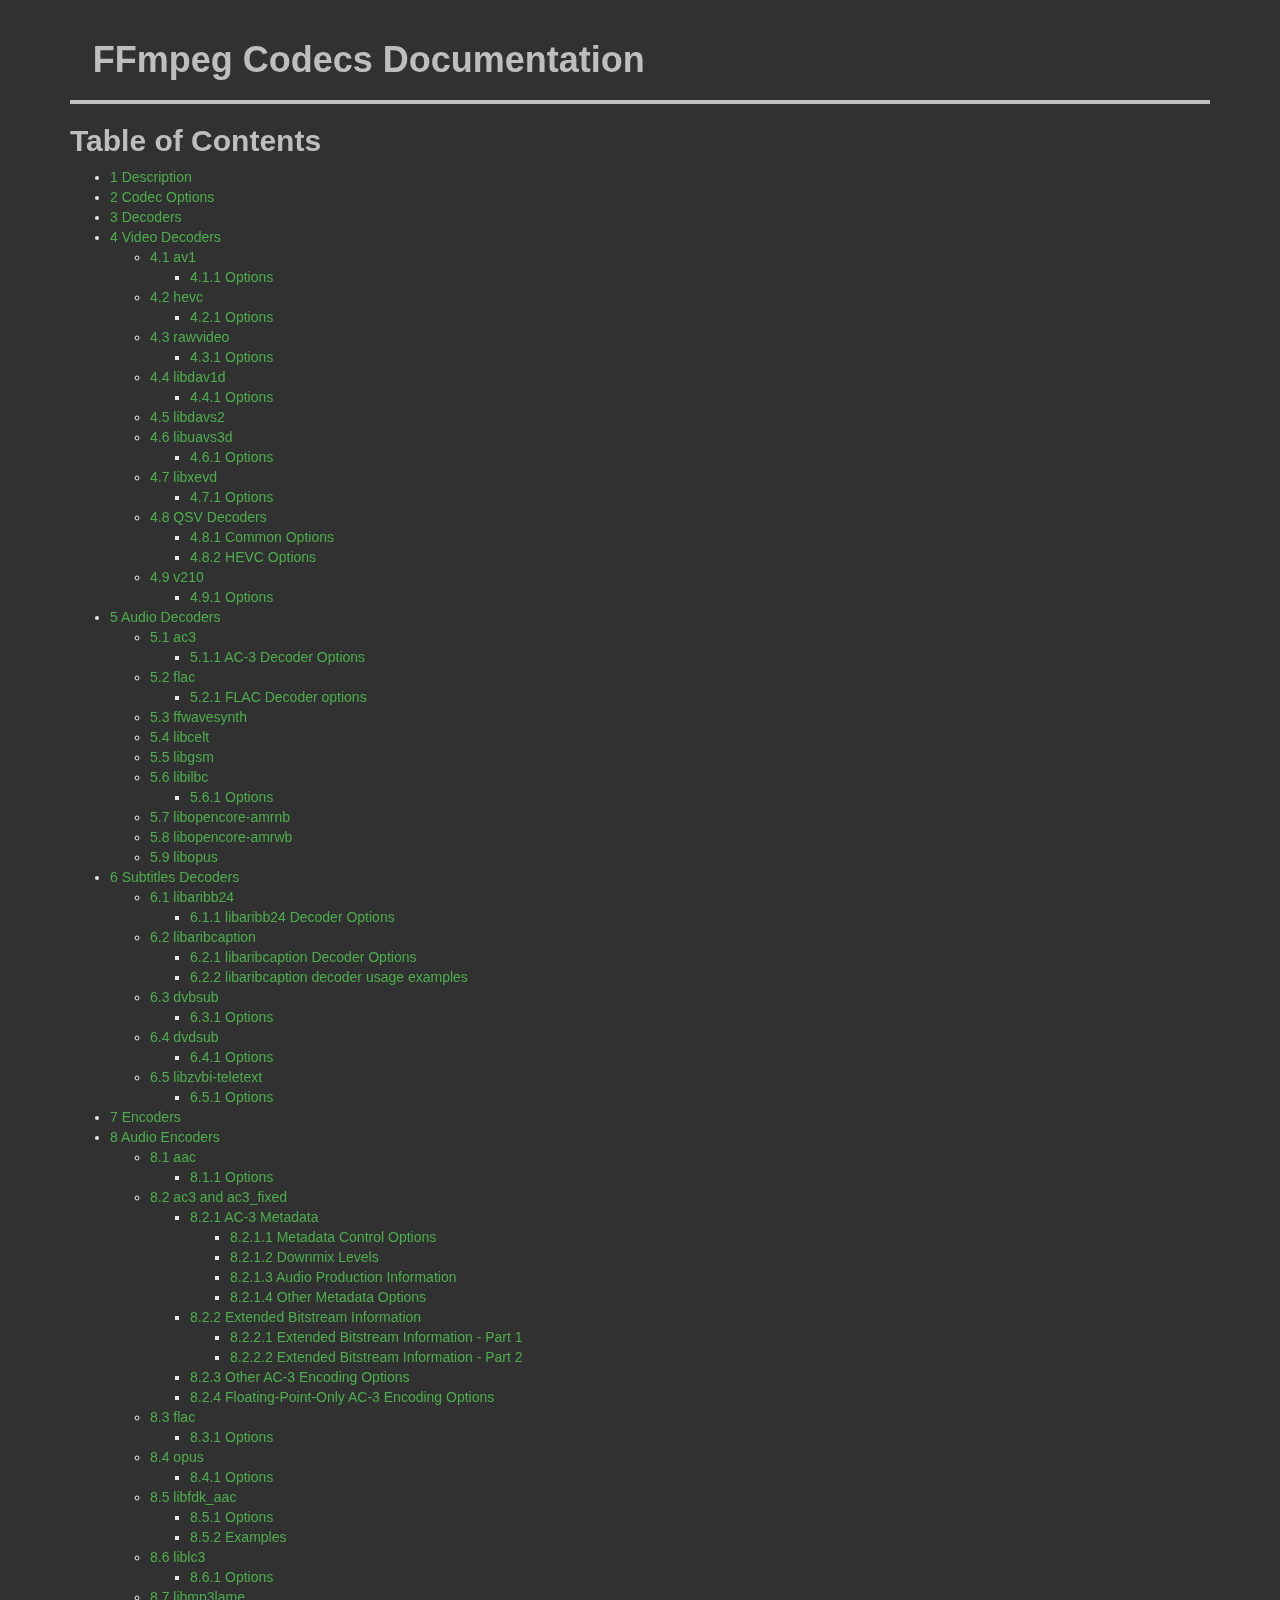
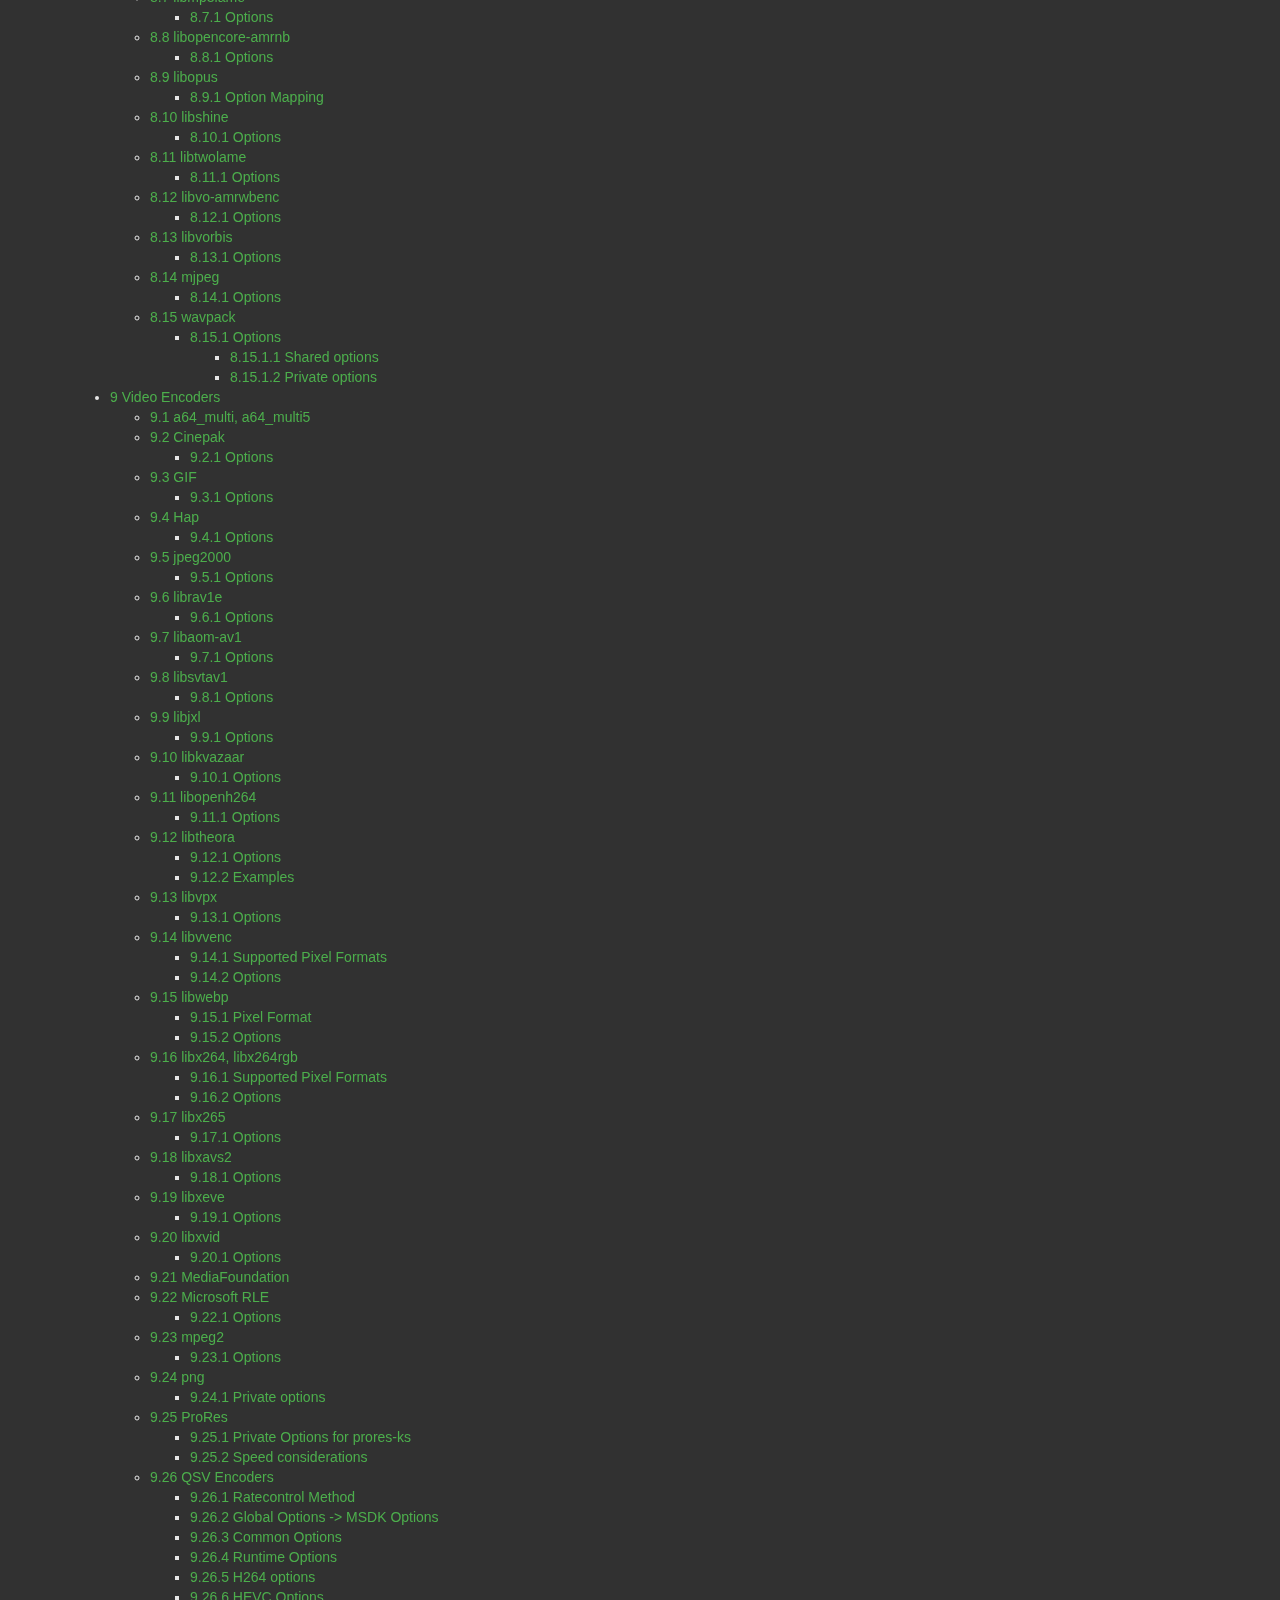
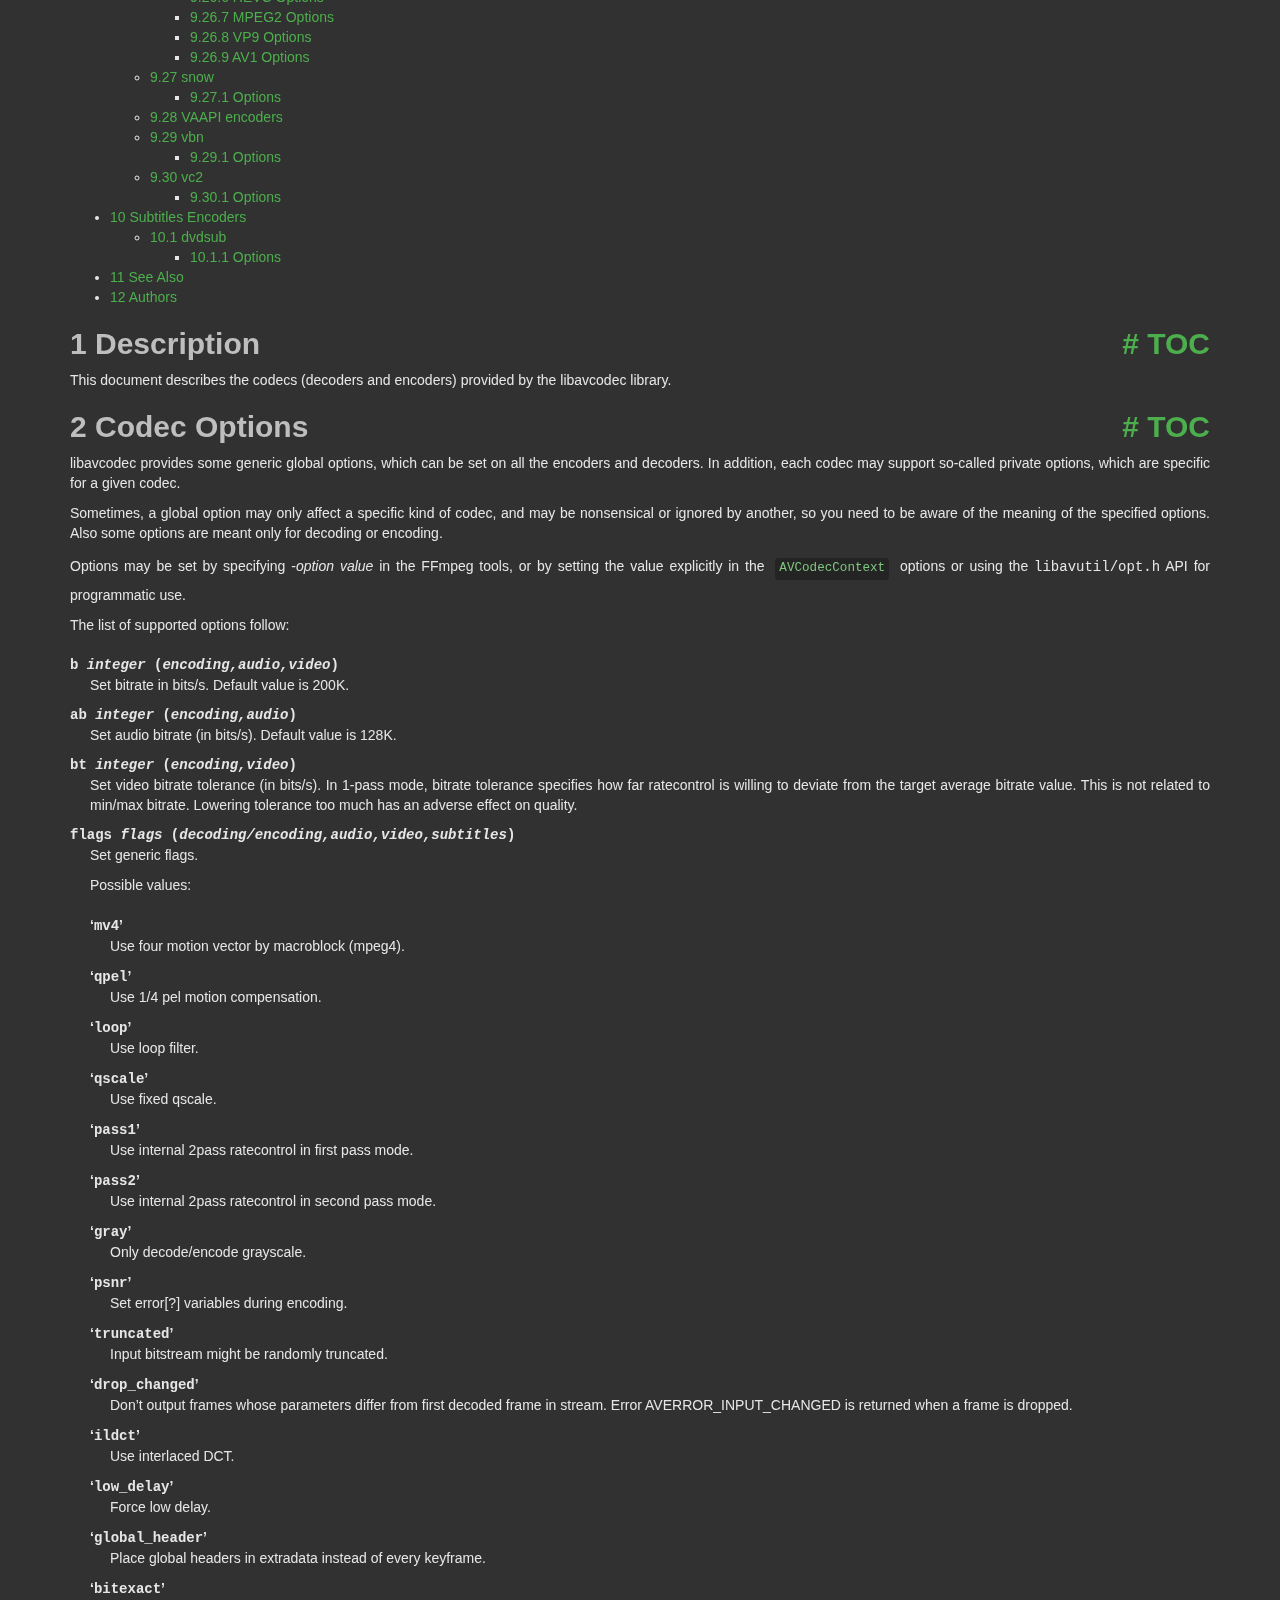
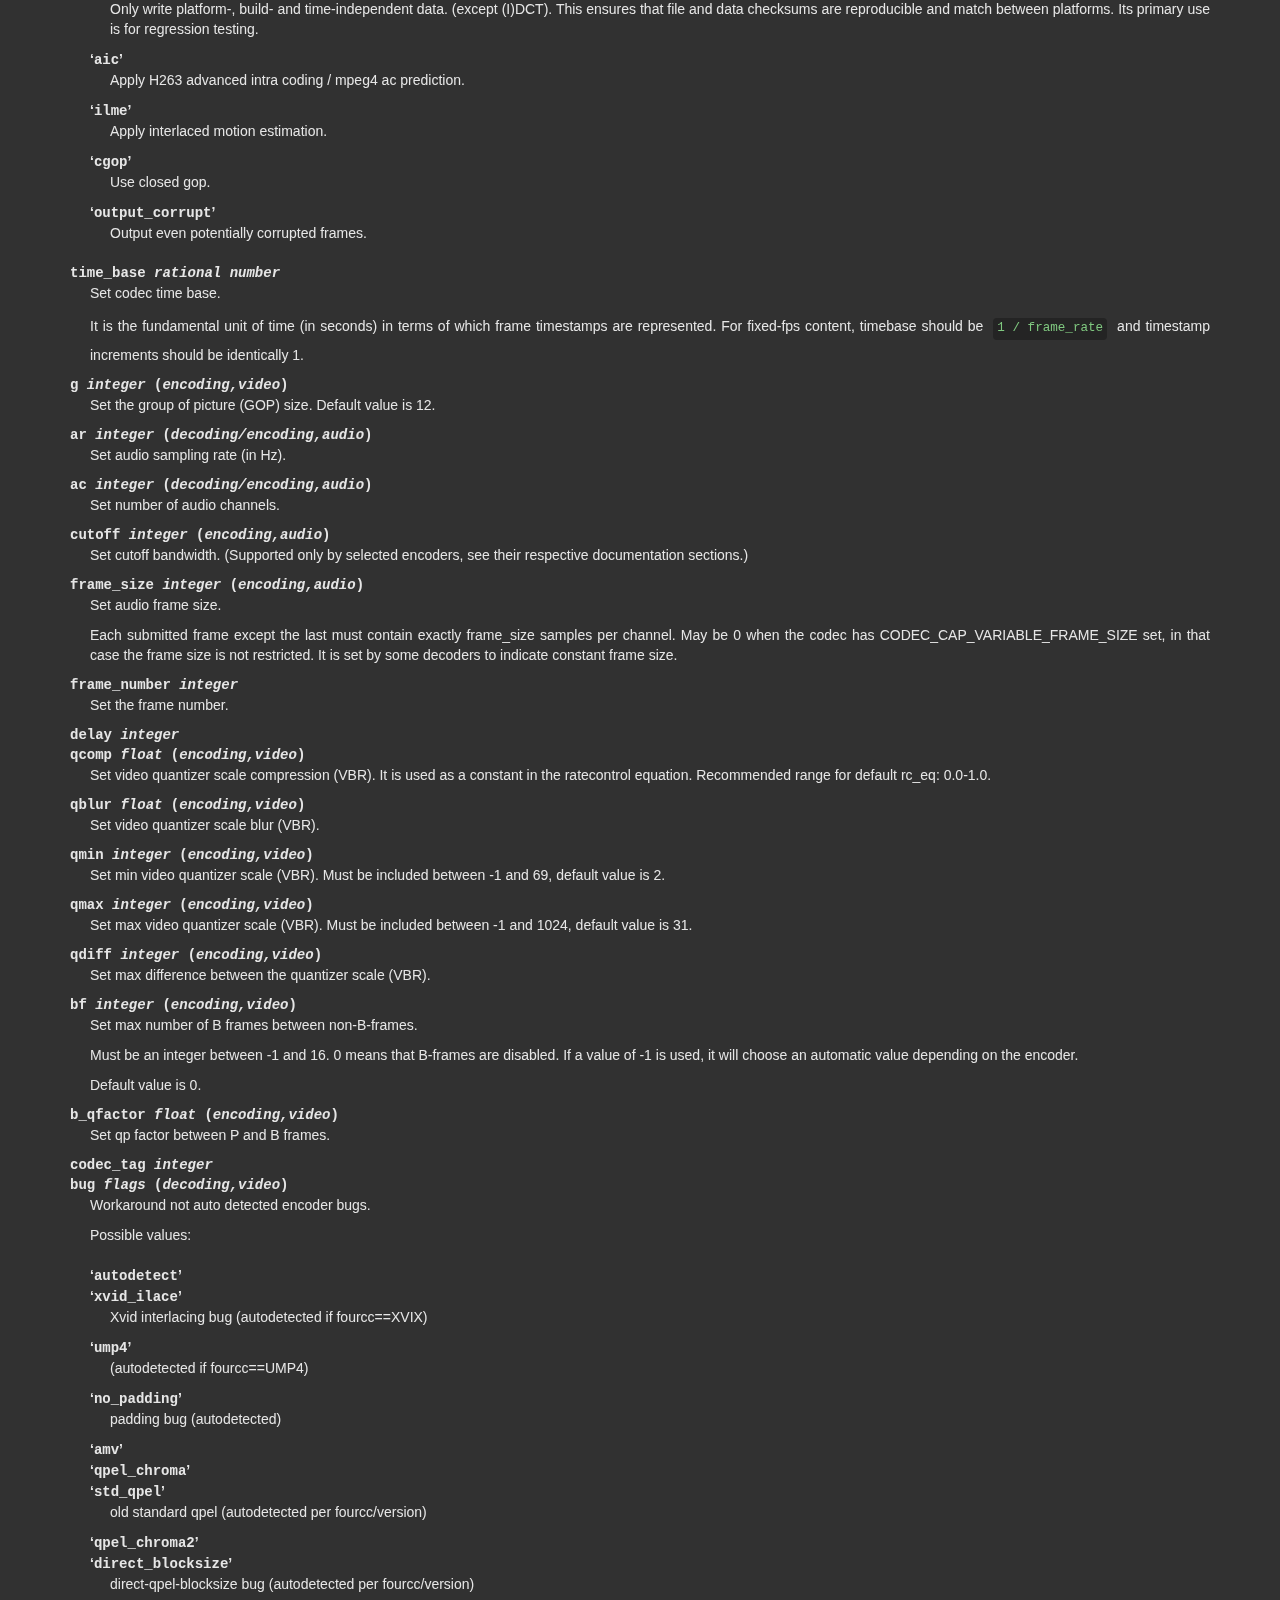
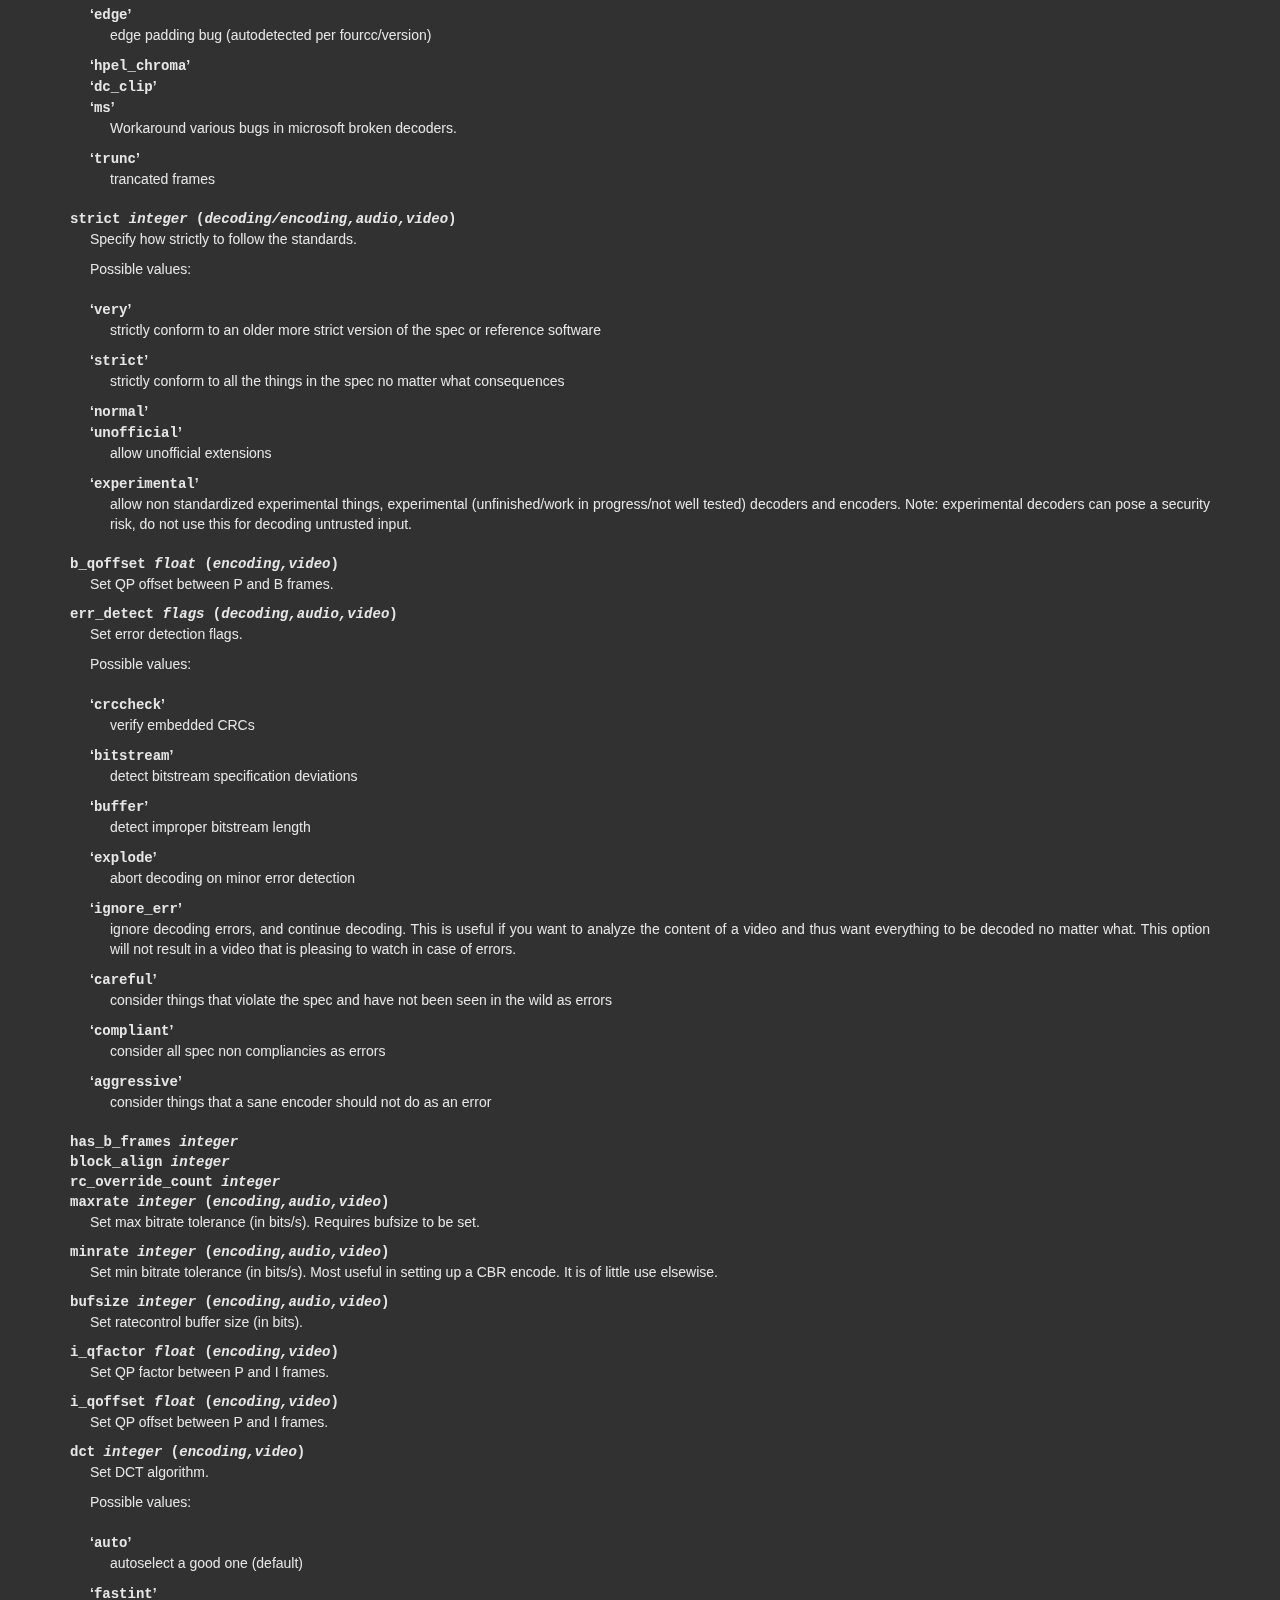
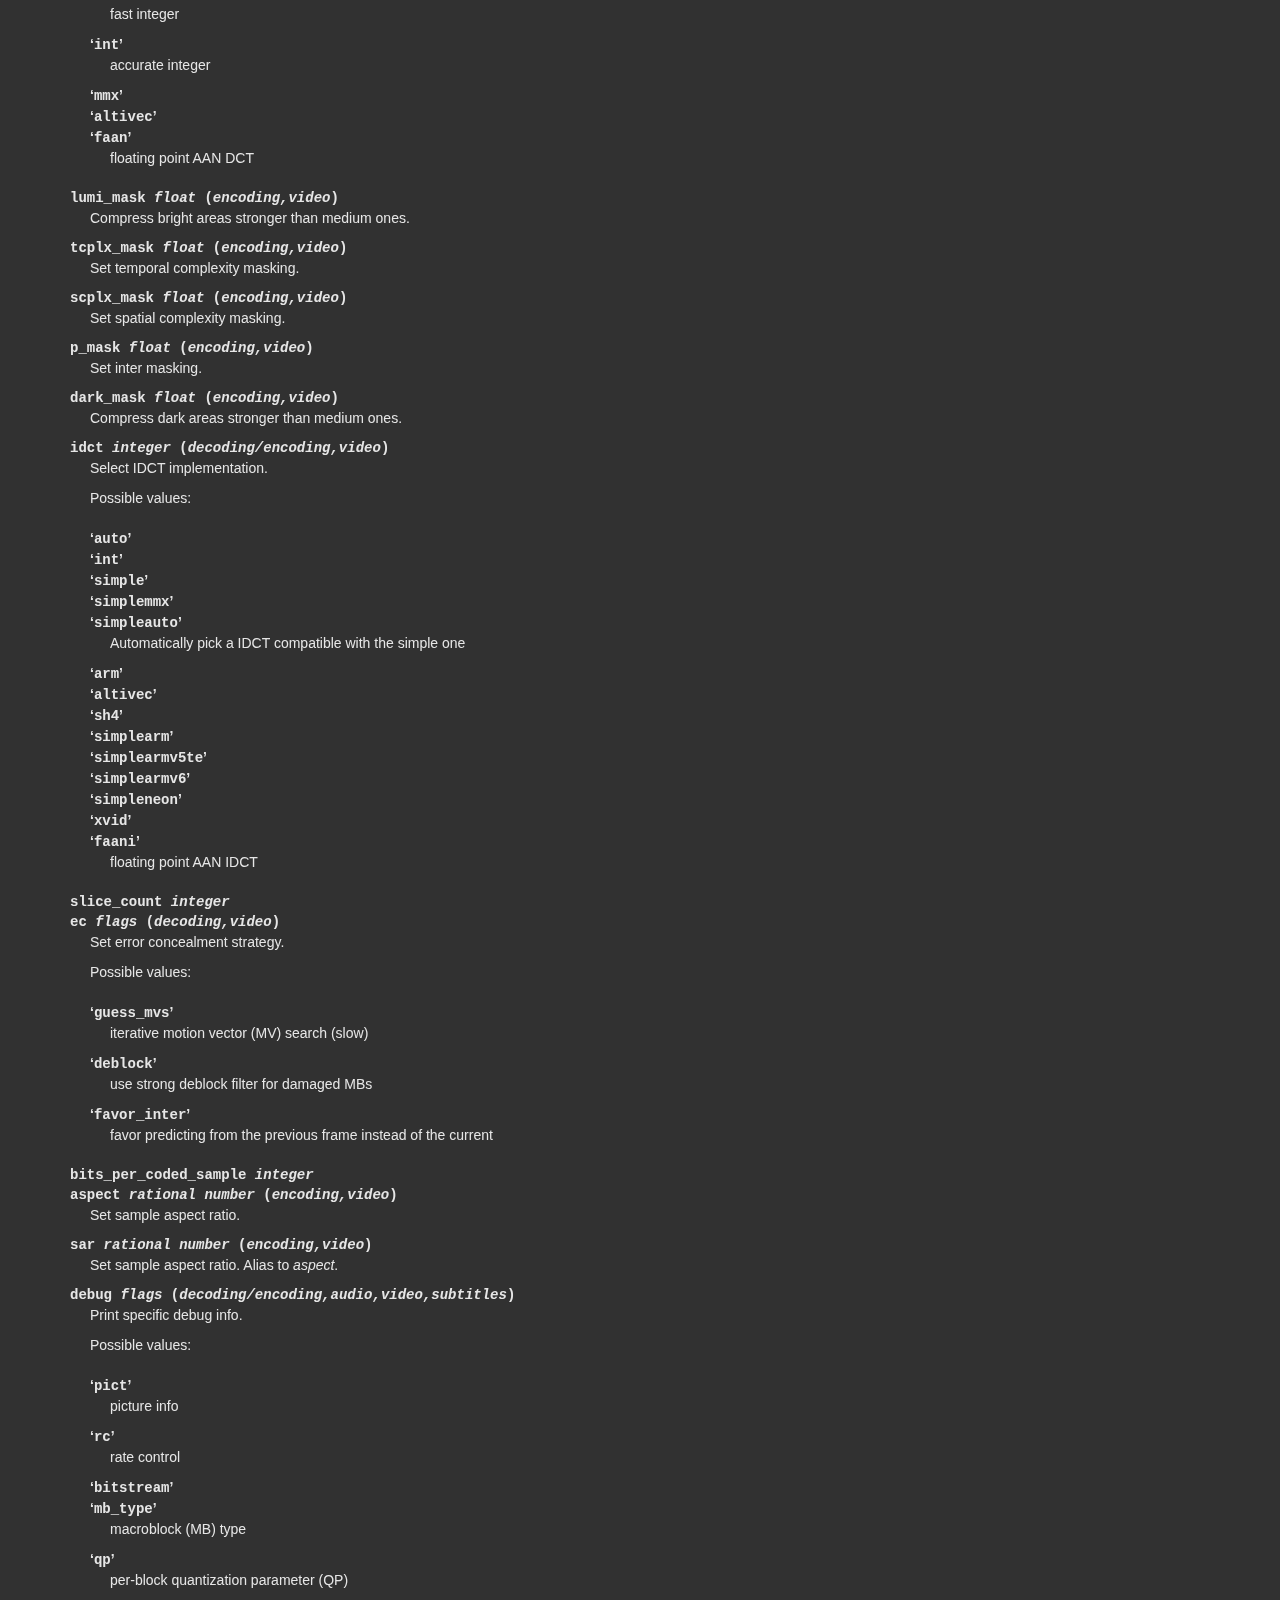
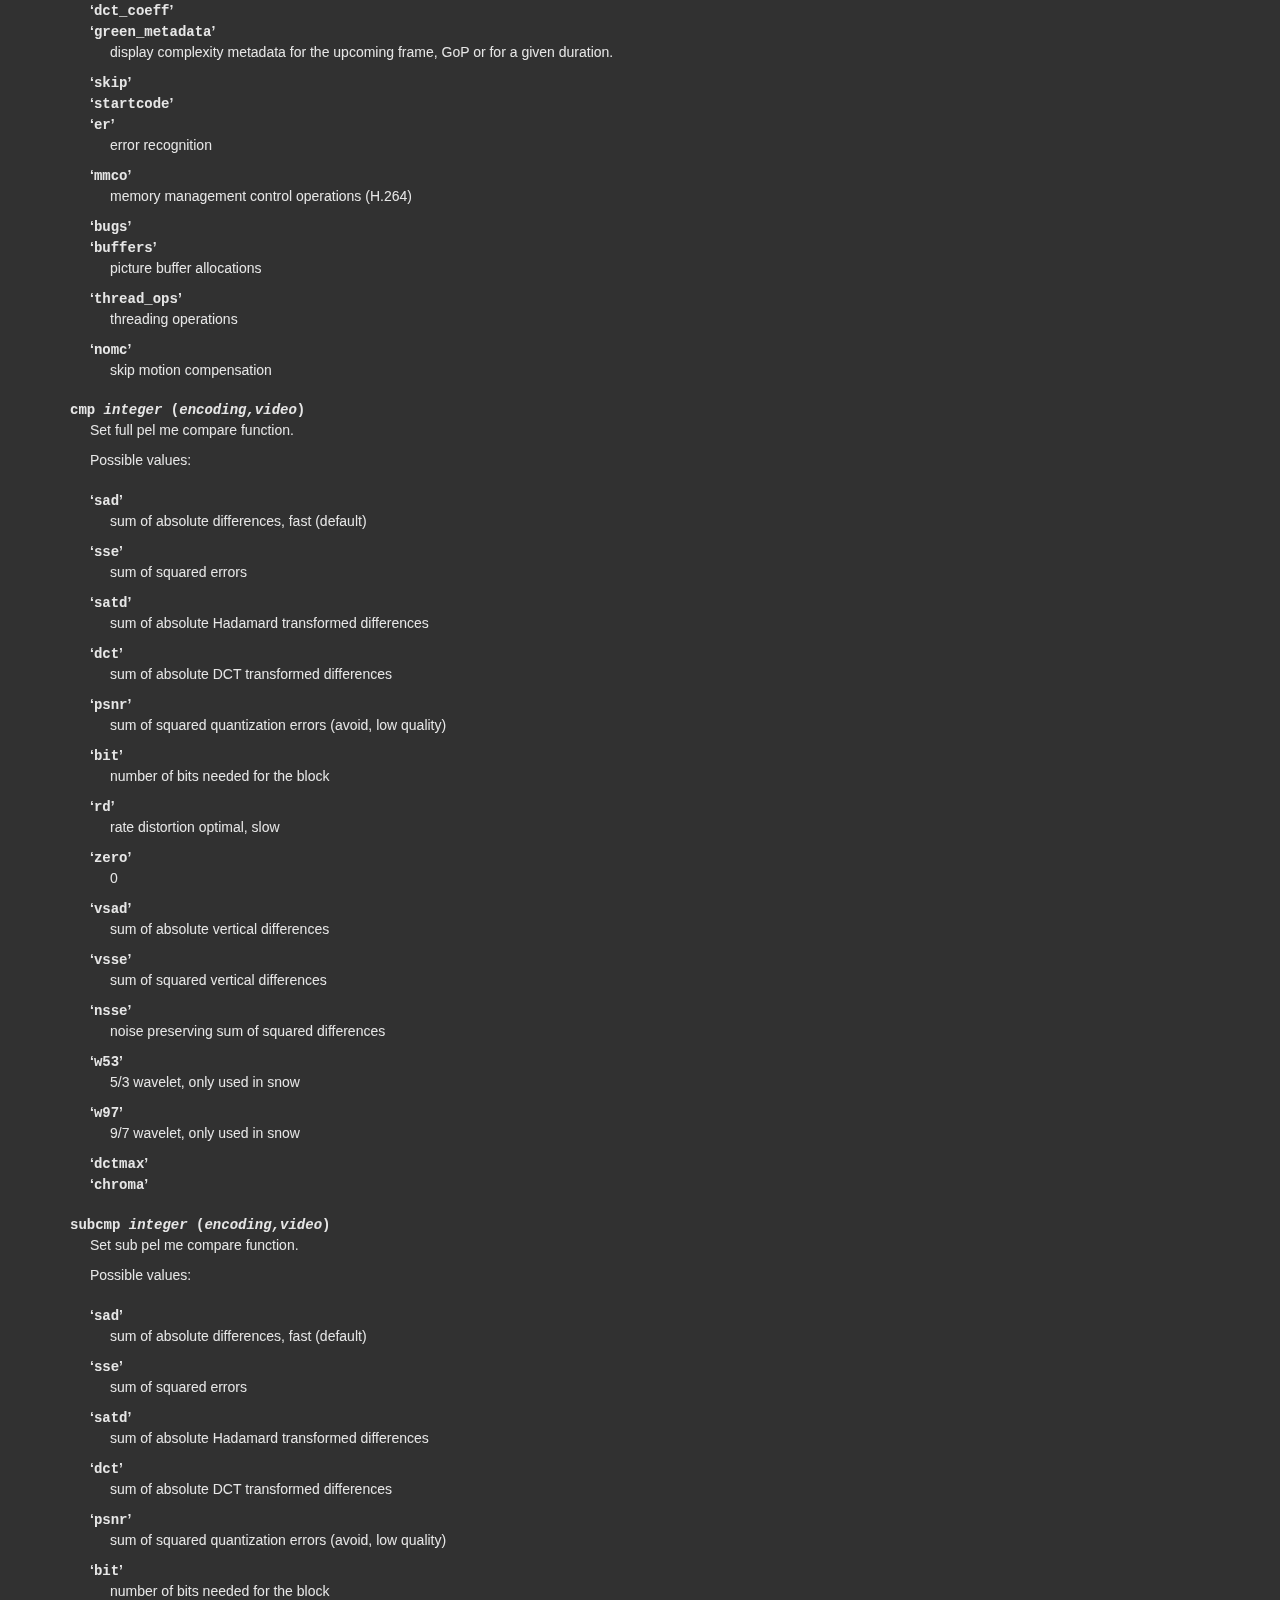
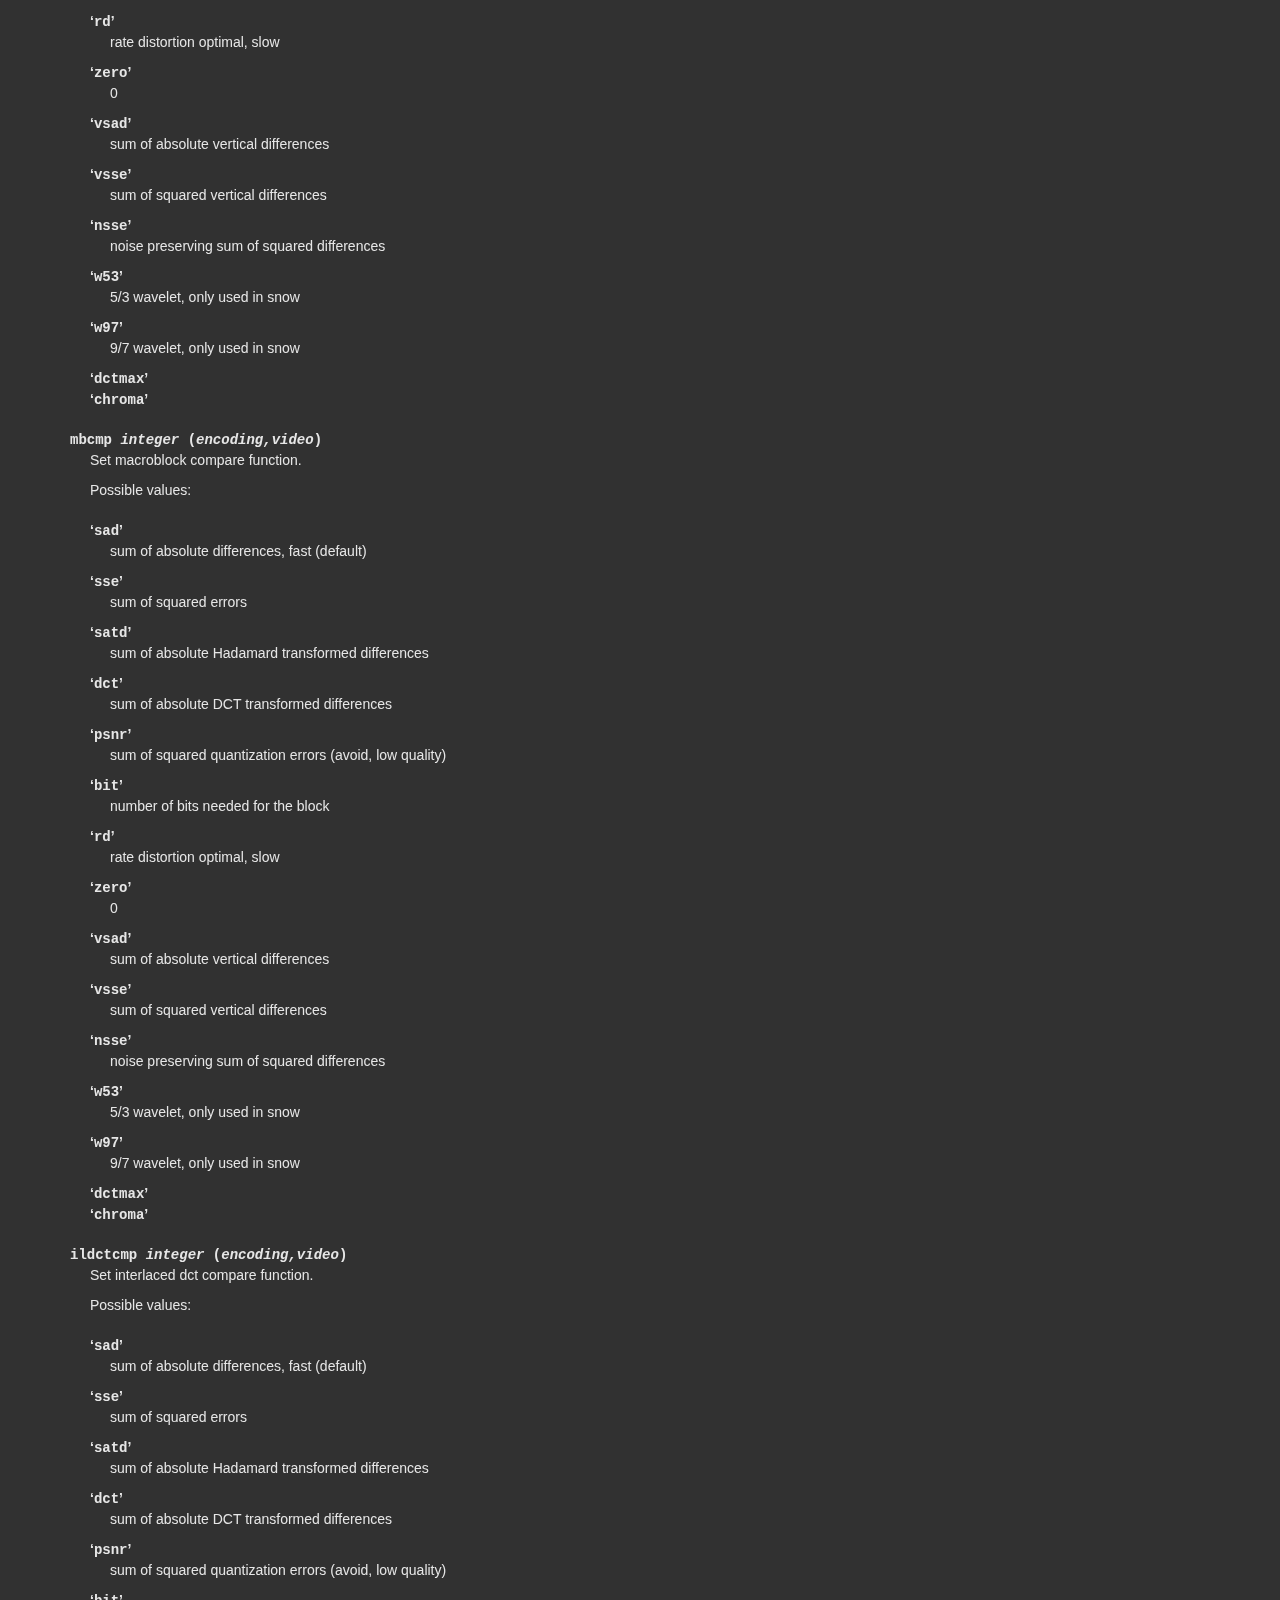
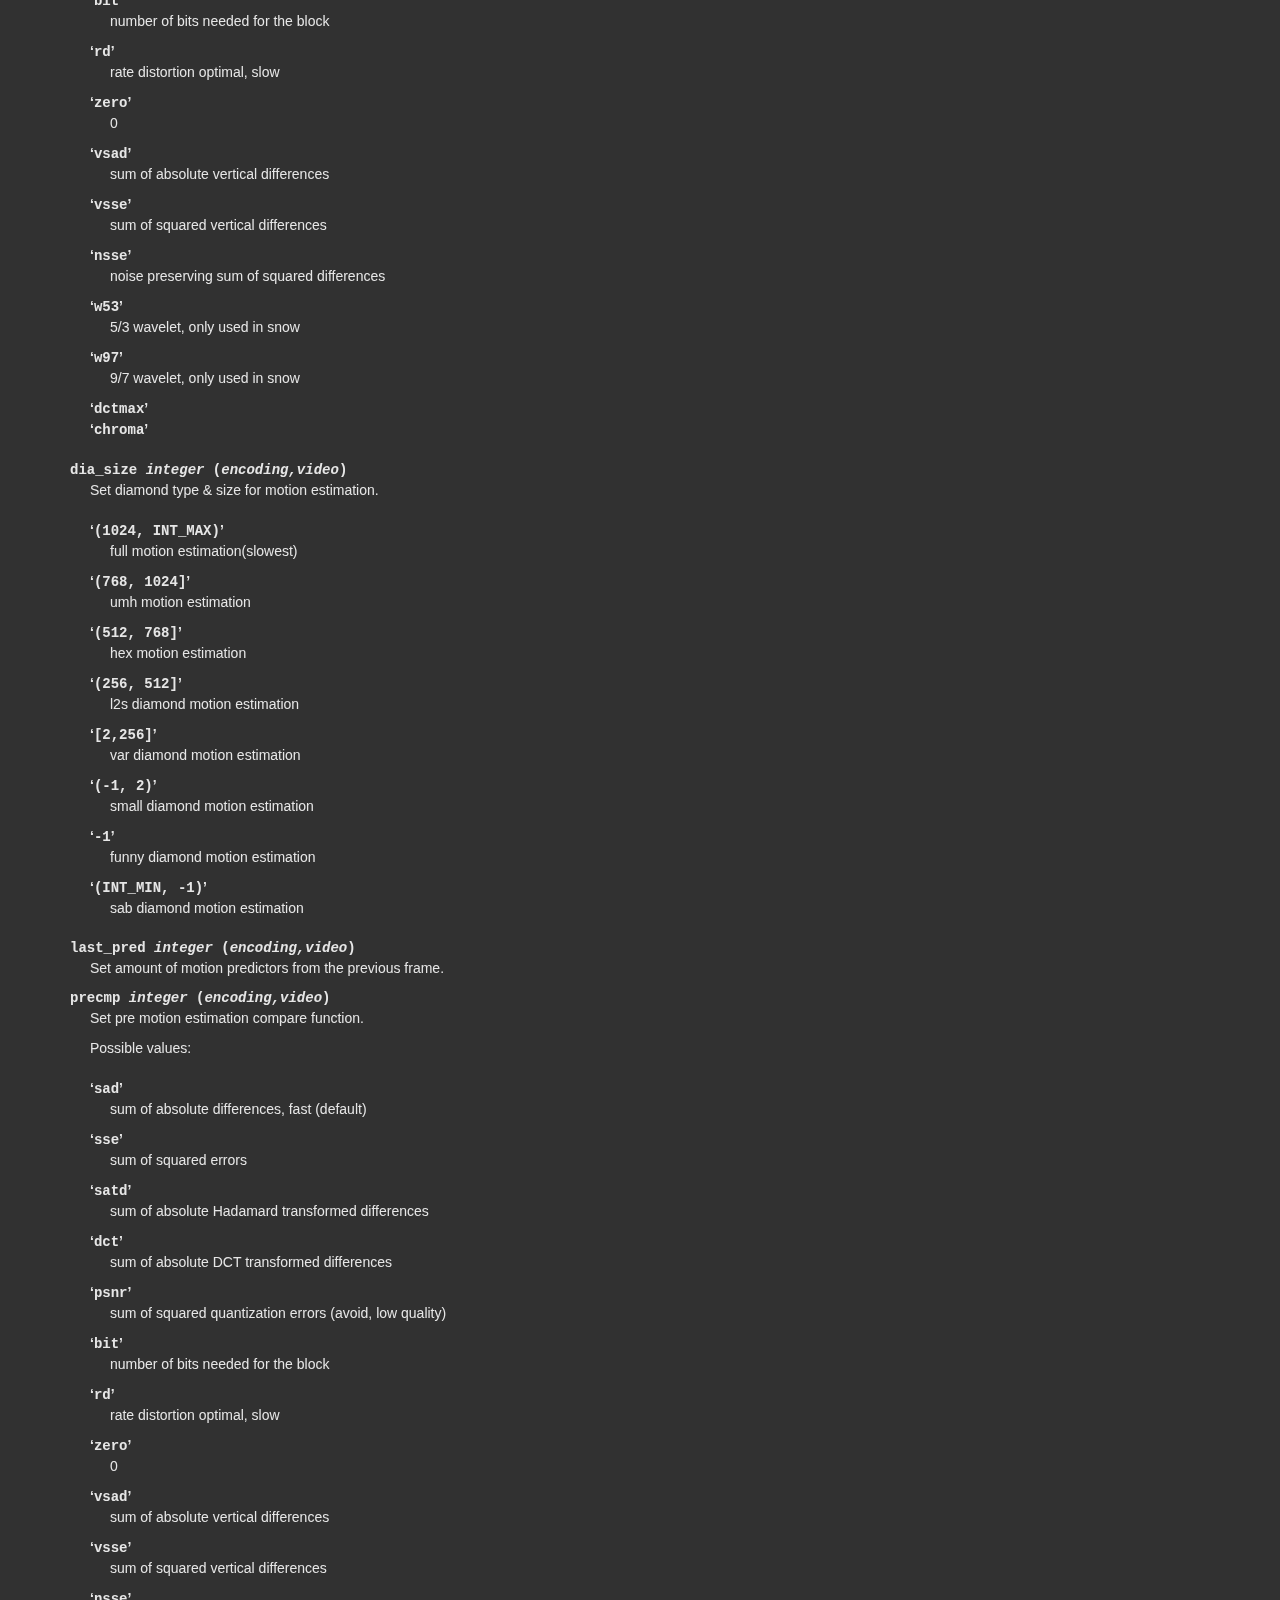
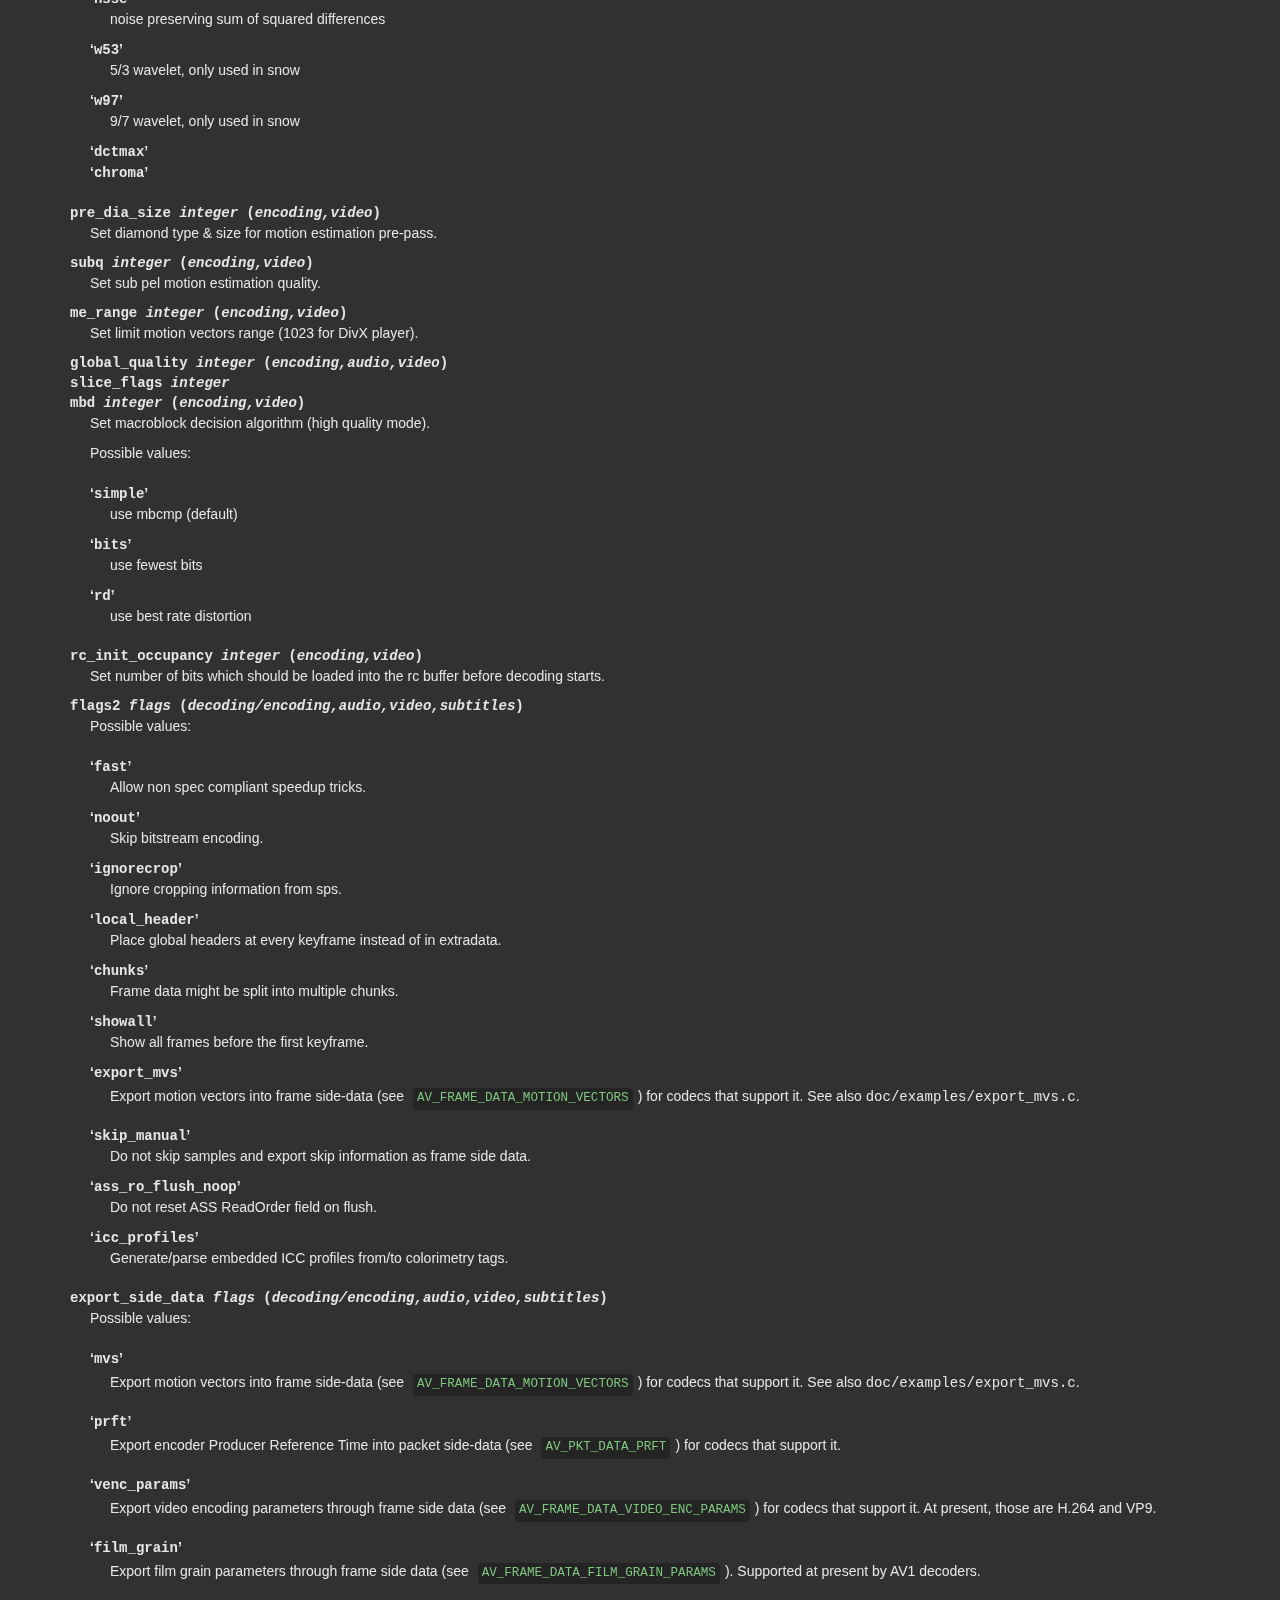
<file: Models/ffmpeg/doc/ffmpeg-codecs.html>
<!DOCTYPE html PUBLIC "-//W3C//DTD HTML 4.01 Transitional//EN" "http://www.w3.org/TR/html4/loose.dtd">
<html>
<!-- Created by , GNU Texinfo 7.1.1 -->
  <head>
    <meta charset="utf-8">
    <title>
      FFmpeg Codecs Documentation
    </title>
    <meta name="viewport" content="width=device-width,initial-scale=1.0">
    <link rel="stylesheet" type="text/css" href="bootstrap.min.css">
    <link rel="stylesheet" type="text/css" href="style.min.css">
  </head>
  <body>
    <div class="container">
      <h1>
      FFmpeg Codecs Documentation
      </h1>


<a name="SEC_Top"></a>

<div class="element-contents" id="SEC_Contents">
<h2 class="contents-heading">Table of Contents</h2>

<div class="contents">

<ul class="toc-numbered-mark">
  <li><a id="toc-Description" href="#Description">1 Description</a></li>
  <li><a id="toc-Codec-Options" href="#Codec-Options">2 Codec Options</a></li>
  <li><a id="toc-Decoders" href="#Decoders">3 Decoders</a></li>
  <li><a id="toc-Video-Decoders" href="#Video-Decoders">4 Video Decoders</a>
  <ul class="toc-numbered-mark">
    <li><a id="toc-av1" href="#av1">4.1 av1</a>
    <ul class="toc-numbered-mark">
      <li><a id="toc-Options" href="#Options">4.1.1 Options</a></li>
    </ul></li>
    <li><a id="toc-hevc" href="#hevc">4.2 hevc</a>
    <ul class="toc-numbered-mark">
      <li><a id="toc-Options-1" href="#Options-1">4.2.1 Options</a></li>
    </ul></li>
    <li><a id="toc-rawvideo" href="#rawvideo">4.3 rawvideo</a>
    <ul class="toc-numbered-mark">
      <li><a id="toc-Options-2" href="#Options-2">4.3.1 Options</a></li>
    </ul></li>
    <li><a id="toc-libdav1d" href="#libdav1d">4.4 libdav1d</a>
    <ul class="toc-numbered-mark">
      <li><a id="toc-Options-3" href="#Options-3">4.4.1 Options</a></li>
    </ul></li>
    <li><a id="toc-libdavs2" href="#libdavs2">4.5 libdavs2</a></li>
    <li><a id="toc-libuavs3d" href="#libuavs3d">4.6 libuavs3d</a>
    <ul class="toc-numbered-mark">
      <li><a id="toc-Options-4" href="#Options-4">4.6.1 Options</a></li>
    </ul></li>
    <li><a id="toc-libxevd" href="#libxevd">4.7 libxevd</a>
    <ul class="toc-numbered-mark">
      <li><a id="toc-Options-5" href="#Options-5">4.7.1 Options</a></li>
    </ul></li>
    <li><a id="toc-QSV-Decoders" href="#QSV-Decoders">4.8 QSV Decoders</a>
    <ul class="toc-numbered-mark">
      <li><a id="toc-Common-Options" href="#Common-Options">4.8.1 Common Options</a></li>
      <li><a id="toc-HEVC-Options" href="#HEVC-Options">4.8.2 HEVC Options</a></li>
    </ul></li>
    <li><a id="toc-v210" href="#v210">4.9 v210</a>
    <ul class="toc-numbered-mark">
      <li><a id="toc-Options-6" href="#Options-6">4.9.1 Options</a></li>
    </ul></li>
  </ul></li>
  <li><a id="toc-Audio-Decoders" href="#Audio-Decoders">5 Audio Decoders</a>
  <ul class="toc-numbered-mark">
    <li><a id="toc-ac3" href="#ac3">5.1 ac3</a>
    <ul class="toc-numbered-mark">
      <li><a id="toc-AC_002d3-Decoder-Options" href="#AC_002d3-Decoder-Options">5.1.1 AC-3 Decoder Options</a></li>
    </ul></li>
    <li><a id="toc-flac-1" href="#flac-1">5.2 flac</a>
    <ul class="toc-numbered-mark">
      <li><a id="toc-FLAC-Decoder-options" href="#FLAC-Decoder-options">5.2.1 FLAC Decoder options</a></li>
    </ul></li>
    <li><a id="toc-ffwavesynth" href="#ffwavesynth">5.3 ffwavesynth</a></li>
    <li><a id="toc-libcelt" href="#libcelt">5.4 libcelt</a></li>
    <li><a id="toc-libgsm" href="#libgsm">5.5 libgsm</a></li>
    <li><a id="toc-libilbc" href="#libilbc">5.6 libilbc</a>
    <ul class="toc-numbered-mark">
      <li><a id="toc-Options-7" href="#Options-7">5.6.1 Options</a></li>
    </ul></li>
    <li><a id="toc-libopencore_002damrnb" href="#libopencore_002damrnb">5.7 libopencore-amrnb</a></li>
    <li><a id="toc-libopencore_002damrwb" href="#libopencore_002damrwb">5.8 libopencore-amrwb</a></li>
    <li><a id="toc-libopus" href="#libopus">5.9 libopus</a></li>
  </ul></li>
  <li><a id="toc-Subtitles-Decoders" href="#Subtitles-Decoders">6 Subtitles Decoders</a>
  <ul class="toc-numbered-mark">
    <li><a id="toc-libaribb24" href="#libaribb24">6.1 libaribb24</a>
    <ul class="toc-numbered-mark">
      <li><a id="toc-libaribb24-Decoder-Options" href="#libaribb24-Decoder-Options">6.1.1 libaribb24 Decoder Options</a></li>
    </ul></li>
    <li><a id="toc-libaribcaption" href="#libaribcaption">6.2 libaribcaption</a>
    <ul class="toc-numbered-mark">
      <li><a id="toc-libaribcaption-Decoder-Options" href="#libaribcaption-Decoder-Options">6.2.1 libaribcaption Decoder Options</a></li>
      <li><a id="toc-libaribcaption-decoder-usage-examples" href="#libaribcaption-decoder-usage-examples">6.2.2 libaribcaption decoder usage examples</a></li>
    </ul></li>
    <li><a id="toc-dvbsub" href="#dvbsub">6.3 dvbsub</a>
    <ul class="toc-numbered-mark">
      <li><a id="toc-Options-8" href="#Options-8">6.3.1 Options</a></li>
    </ul></li>
    <li><a id="toc-dvdsub" href="#dvdsub">6.4 dvdsub</a>
    <ul class="toc-numbered-mark">
      <li><a id="toc-Options-9" href="#Options-9">6.4.1 Options</a></li>
    </ul></li>
    <li><a id="toc-libzvbi_002dteletext" href="#libzvbi_002dteletext">6.5 libzvbi-teletext</a>
    <ul class="toc-numbered-mark">
      <li><a id="toc-Options-10" href="#Options-10">6.5.1 Options</a></li>
    </ul></li>
  </ul></li>
  <li><a id="toc-Encoders" href="#Encoders">7 Encoders</a></li>
  <li><a id="toc-Audio-Encoders" href="#Audio-Encoders">8 Audio Encoders</a>
  <ul class="toc-numbered-mark">
    <li><a id="toc-aac" href="#aac">8.1 aac</a>
    <ul class="toc-numbered-mark">
      <li><a id="toc-Options-11" href="#Options-11">8.1.1 Options</a></li>
    </ul></li>
    <li><a id="toc-ac3-and-ac3_005ffixed" href="#ac3-and-ac3_005ffixed">8.2 ac3 and ac3_fixed</a>
    <ul class="toc-numbered-mark">
      <li><a id="toc-AC_002d3-Metadata" href="#AC_002d3-Metadata">8.2.1 AC-3 Metadata</a>
      <ul class="toc-numbered-mark">
        <li><a id="toc-Metadata-Control-Options" href="#Metadata-Control-Options">8.2.1.1 Metadata Control Options</a></li>
        <li><a id="toc-Downmix-Levels" href="#Downmix-Levels">8.2.1.2 Downmix Levels</a></li>
        <li><a id="toc-Audio-Production-Information" href="#Audio-Production-Information">8.2.1.3 Audio Production Information</a></li>
        <li><a id="toc-Other-Metadata-Options" href="#Other-Metadata-Options">8.2.1.4 Other Metadata Options</a></li>
      </ul></li>
      <li><a id="toc-Extended-Bitstream-Information" href="#Extended-Bitstream-Information">8.2.2 Extended Bitstream Information</a>
      <ul class="toc-numbered-mark">
        <li><a id="toc-Extended-Bitstream-Information-_002d-Part-1" href="#Extended-Bitstream-Information-_002d-Part-1">8.2.2.1 Extended Bitstream Information - Part 1</a></li>
        <li><a id="toc-Extended-Bitstream-Information-_002d-Part-2" href="#Extended-Bitstream-Information-_002d-Part-2">8.2.2.2 Extended Bitstream Information - Part 2</a></li>
      </ul></li>
      <li><a id="toc-Other-AC_002d3-Encoding-Options" href="#Other-AC_002d3-Encoding-Options">8.2.3 Other AC-3 Encoding Options</a></li>
      <li><a id="toc-Floating_002dPoint_002dOnly-AC_002d3-Encoding-Options" href="#Floating_002dPoint_002dOnly-AC_002d3-Encoding-Options">8.2.4 Floating-Point-Only AC-3 Encoding Options</a></li>
    </ul></li>
    <li><a id="toc-flac-2" href="#flac-2">8.3 flac</a>
    <ul class="toc-numbered-mark">
      <li><a id="toc-Options-12" href="#Options-12">8.3.1 Options</a></li>
    </ul></li>
    <li><a id="toc-opus" href="#opus">8.4 opus</a>
    <ul class="toc-numbered-mark">
      <li><a id="toc-Options-13" href="#Options-13">8.4.1 Options</a></li>
    </ul></li>
    <li><a id="toc-libfdk_005faac" href="#libfdk_005faac">8.5 libfdk_aac</a>
    <ul class="toc-numbered-mark">
      <li><a id="toc-Options-14" href="#Options-14">8.5.1 Options</a></li>
      <li><a id="toc-Examples" href="#Examples">8.5.2 Examples</a></li>
    </ul></li>
    <li><a id="toc-liblc3" href="#liblc3">8.6 liblc3</a>
    <ul class="toc-numbered-mark">
      <li><a id="toc-Options-15" href="#Options-15">8.6.1 Options</a></li>
    </ul></li>
    <li><a id="toc-libmp3lame-1" href="#libmp3lame-1">8.7 libmp3lame</a>
    <ul class="toc-numbered-mark">
      <li><a id="toc-Options-16" href="#Options-16">8.7.1 Options</a></li>
    </ul></li>
    <li><a id="toc-libopencore_002damrnb-1" href="#libopencore_002damrnb-1">8.8 libopencore-amrnb</a>
    <ul class="toc-numbered-mark">
      <li><a id="toc-Options-17" href="#Options-17">8.8.1 Options</a></li>
    </ul></li>
    <li><a id="toc-libopus-1" href="#libopus-1">8.9 libopus</a>
    <ul class="toc-numbered-mark">
      <li><a id="toc-Option-Mapping" href="#Option-Mapping">8.9.1 Option Mapping</a></li>
    </ul></li>
    <li><a id="toc-libshine-1" href="#libshine-1">8.10 libshine</a>
    <ul class="toc-numbered-mark">
      <li><a id="toc-Options-18" href="#Options-18">8.10.1 Options</a></li>
    </ul></li>
    <li><a id="toc-libtwolame" href="#libtwolame">8.11 libtwolame</a>
    <ul class="toc-numbered-mark">
      <li><a id="toc-Options-19" href="#Options-19">8.11.1 Options</a></li>
    </ul></li>
    <li><a id="toc-libvo_002damrwbenc" href="#libvo_002damrwbenc">8.12 libvo-amrwbenc</a>
    <ul class="toc-numbered-mark">
      <li><a id="toc-Options-20" href="#Options-20">8.12.1 Options</a></li>
    </ul></li>
    <li><a id="toc-libvorbis" href="#libvorbis">8.13 libvorbis</a>
    <ul class="toc-numbered-mark">
      <li><a id="toc-Options-21" href="#Options-21">8.13.1 Options</a></li>
    </ul></li>
    <li><a id="toc-mjpeg" href="#mjpeg">8.14 mjpeg</a>
    <ul class="toc-numbered-mark">
      <li><a id="toc-Options-22" href="#Options-22">8.14.1 Options</a></li>
    </ul></li>
    <li><a id="toc-wavpack" href="#wavpack">8.15 wavpack</a>
    <ul class="toc-numbered-mark">
      <li><a id="toc-Options-23" href="#Options-23">8.15.1 Options</a>
      <ul class="toc-numbered-mark">
        <li><a id="toc-Shared-options" href="#Shared-options">8.15.1.1 Shared options</a></li>
        <li><a id="toc-Private-options" href="#Private-options">8.15.1.2 Private options</a></li>
      </ul></li>
    </ul></li>
  </ul></li>
  <li><a id="toc-Video-Encoders" href="#Video-Encoders">9 Video Encoders</a>
  <ul class="toc-numbered-mark">
    <li><a id="toc-a64_005fmulti_002c-a64_005fmulti5" href="#a64_005fmulti_002c-a64_005fmulti5">9.1 a64_multi, a64_multi5</a></li>
    <li><a id="toc-Cinepak" href="#Cinepak">9.2 Cinepak</a>
    <ul class="toc-numbered-mark">
      <li><a id="toc-Options-24" href="#Options-24">9.2.1 Options</a></li>
    </ul></li>
    <li><a id="toc-GIF" href="#GIF">9.3 GIF</a>
    <ul class="toc-numbered-mark">
      <li><a id="toc-Options-25" href="#Options-25">9.3.1 Options</a></li>
    </ul></li>
    <li><a id="toc-Hap" href="#Hap">9.4 Hap</a>
    <ul class="toc-numbered-mark">
      <li><a id="toc-Options-26" href="#Options-26">9.4.1 Options</a></li>
    </ul></li>
    <li><a id="toc-jpeg2000" href="#jpeg2000">9.5 jpeg2000</a>
    <ul class="toc-numbered-mark">
      <li><a id="toc-Options-27" href="#Options-27">9.5.1 Options</a></li>
    </ul></li>
    <li><a id="toc-librav1e" href="#librav1e">9.6 librav1e</a>
    <ul class="toc-numbered-mark">
      <li><a id="toc-Options-28" href="#Options-28">9.6.1 Options</a></li>
    </ul></li>
    <li><a id="toc-libaom_002dav1" href="#libaom_002dav1">9.7 libaom-av1</a>
    <ul class="toc-numbered-mark">
      <li><a id="toc-Options-29" href="#Options-29">9.7.1 Options</a></li>
    </ul></li>
    <li><a id="toc-libsvtav1" href="#libsvtav1">9.8 libsvtav1</a>
    <ul class="toc-numbered-mark">
      <li><a id="toc-Options-30" href="#Options-30">9.8.1 Options</a></li>
    </ul></li>
    <li><a id="toc-libjxl" href="#libjxl">9.9 libjxl</a>
    <ul class="toc-numbered-mark">
      <li><a id="toc-Options-31" href="#Options-31">9.9.1 Options</a></li>
    </ul></li>
    <li><a id="toc-libkvazaar" href="#libkvazaar">9.10 libkvazaar</a>
    <ul class="toc-numbered-mark">
      <li><a id="toc-Options-32" href="#Options-32">9.10.1 Options</a></li>
    </ul></li>
    <li><a id="toc-libopenh264" href="#libopenh264">9.11 libopenh264</a>
    <ul class="toc-numbered-mark">
      <li><a id="toc-Options-33" href="#Options-33">9.11.1 Options</a></li>
    </ul></li>
    <li><a id="toc-libtheora" href="#libtheora">9.12 libtheora</a>
    <ul class="toc-numbered-mark">
      <li><a id="toc-Options-34" href="#Options-34">9.12.1 Options</a></li>
      <li><a id="toc-Examples-1" href="#Examples-1">9.12.2 Examples</a></li>
    </ul></li>
    <li><a id="toc-libvpx" href="#libvpx">9.13 libvpx</a>
    <ul class="toc-numbered-mark">
      <li><a id="toc-Options-35" href="#Options-35">9.13.1 Options</a></li>
    </ul></li>
    <li><a id="toc-libvvenc" href="#libvvenc">9.14 libvvenc</a>
    <ul class="toc-numbered-mark">
      <li><a id="toc-Supported-Pixel-Formats" href="#Supported-Pixel-Formats">9.14.1 Supported Pixel Formats</a></li>
      <li><a id="toc-Options-36" href="#Options-36">9.14.2 Options</a></li>
    </ul></li>
    <li><a id="toc-libwebp" href="#libwebp">9.15 libwebp</a>
    <ul class="toc-numbered-mark">
      <li><a id="toc-Pixel-Format" href="#Pixel-Format">9.15.1 Pixel Format</a></li>
      <li><a id="toc-Options-37" href="#Options-37">9.15.2 Options</a></li>
    </ul></li>
    <li><a id="toc-libx264_002c-libx264rgb" href="#libx264_002c-libx264rgb">9.16 libx264, libx264rgb</a>
    <ul class="toc-numbered-mark">
      <li><a id="toc-Supported-Pixel-Formats-1" href="#Supported-Pixel-Formats-1">9.16.1 Supported Pixel Formats</a></li>
      <li><a id="toc-Options-38" href="#Options-38">9.16.2 Options</a></li>
    </ul></li>
    <li><a id="toc-libx265" href="#libx265">9.17 libx265</a>
    <ul class="toc-numbered-mark">
      <li><a id="toc-Options-39" href="#Options-39">9.17.1 Options</a></li>
    </ul></li>
    <li><a id="toc-libxavs2" href="#libxavs2">9.18 libxavs2</a>
    <ul class="toc-numbered-mark">
      <li><a id="toc-Options-40" href="#Options-40">9.18.1 Options</a></li>
    </ul></li>
    <li><a id="toc-libxeve" href="#libxeve">9.19 libxeve</a>
    <ul class="toc-numbered-mark">
      <li><a id="toc-Options-41" href="#Options-41">9.19.1 Options</a></li>
    </ul></li>
    <li><a id="toc-libxvid" href="#libxvid">9.20 libxvid</a>
    <ul class="toc-numbered-mark">
      <li><a id="toc-Options-42" href="#Options-42">9.20.1 Options</a></li>
    </ul></li>
    <li><a id="toc-MediaFoundation" href="#MediaFoundation">9.21 MediaFoundation</a></li>
    <li><a id="toc-Microsoft-RLE" href="#Microsoft-RLE">9.22 Microsoft RLE</a>
    <ul class="toc-numbered-mark">
      <li><a id="toc-Options-43" href="#Options-43">9.22.1 Options</a></li>
    </ul></li>
    <li><a id="toc-mpeg2" href="#mpeg2">9.23 mpeg2</a>
    <ul class="toc-numbered-mark">
      <li><a id="toc-Options-44" href="#Options-44">9.23.1 Options</a></li>
    </ul></li>
    <li><a id="toc-png" href="#png">9.24 png</a>
    <ul class="toc-numbered-mark">
      <li><a id="toc-Private-options-1" href="#Private-options-1">9.24.1 Private options</a></li>
    </ul></li>
    <li><a id="toc-ProRes" href="#ProRes">9.25 ProRes</a>
    <ul class="toc-numbered-mark">
      <li><a id="toc-Private-Options-for-prores_002dks" href="#Private-Options-for-prores_002dks">9.25.1 Private Options for prores-ks</a></li>
      <li><a id="toc-Speed-considerations" href="#Speed-considerations">9.25.2 Speed considerations</a></li>
    </ul></li>
    <li><a id="toc-QSV-Encoders" href="#QSV-Encoders">9.26 QSV Encoders</a>
    <ul class="toc-numbered-mark">
      <li><a id="toc-Ratecontrol-Method" href="#Ratecontrol-Method">9.26.1 Ratecontrol Method</a></li>
      <li><a id="toc-Global-Options-_002d_003e-MSDK-Options" href="#Global-Options-_002d_003e-MSDK-Options">9.26.2 Global Options -&gt; MSDK Options</a></li>
      <li><a id="toc-Common-Options-1" href="#Common-Options-1">9.26.3 Common Options</a></li>
      <li><a id="toc-Runtime-Options" href="#Runtime-Options">9.26.4 Runtime Options</a></li>
      <li><a id="toc-H264-options" href="#H264-options">9.26.5 H264 options</a></li>
      <li><a id="toc-HEVC-Options-1" href="#HEVC-Options-1">9.26.6 HEVC Options</a></li>
      <li><a id="toc-MPEG2-Options" href="#MPEG2-Options">9.26.7 MPEG2 Options</a></li>
      <li><a id="toc-VP9-Options" href="#VP9-Options">9.26.8 VP9 Options</a></li>
      <li><a id="toc-AV1-Options" href="#AV1-Options">9.26.9 AV1 Options</a></li>
    </ul></li>
    <li><a id="toc-snow" href="#snow">9.27 snow</a>
    <ul class="toc-numbered-mark">
      <li><a id="toc-Options-45" href="#Options-45">9.27.1 Options</a></li>
    </ul></li>
    <li><a id="toc-VAAPI-encoders" href="#VAAPI-encoders">9.28 VAAPI encoders</a></li>
    <li><a id="toc-vbn" href="#vbn">9.29 vbn</a>
    <ul class="toc-numbered-mark">
      <li><a id="toc-Options-46" href="#Options-46">9.29.1 Options</a></li>
    </ul></li>
    <li><a id="toc-vc2" href="#vc2">9.30 vc2</a>
    <ul class="toc-numbered-mark">
      <li><a id="toc-Options-47" href="#Options-47">9.30.1 Options</a></li>
    </ul></li>
  </ul></li>
  <li><a id="toc-Subtitles-Encoders" href="#Subtitles-Encoders">10 Subtitles Encoders</a>
  <ul class="toc-numbered-mark">
    <li><a id="toc-dvdsub-1" href="#dvdsub-1">10.1 dvdsub</a>
    <ul class="toc-numbered-mark">
      <li><a id="toc-Options-48" href="#Options-48">10.1.1 Options</a></li>
    </ul></li>
  </ul></li>
  <li><a id="toc-See-Also" href="#See-Also">11 See Also</a></li>
  <li><a id="toc-Authors" href="#Authors">12 Authors</a></li>
</ul>
</div>
</div>

<a name="Description"></a>
<h2 class="chapter">1 Description<span class="pull-right"><a class="anchor hidden-xs" href="#Description" aria-hidden="true">#</a> <a class="anchor hidden-xs"href="#toc-Description" aria-hidden="true">TOC</a></span></h2>

<p>This document describes the codecs (decoders and encoders) provided by
the libavcodec library.
</p>

<a class="anchor" id="codec_002doptions"></a><a name="Codec-Options"></a>
<h2 class="chapter">2 Codec Options<span class="pull-right"><a class="anchor hidden-xs" href="#Codec-Options" aria-hidden="true">#</a> <a class="anchor hidden-xs"href="#toc-Codec-Options" aria-hidden="true">TOC</a></span></h2>

<p>libavcodec provides some generic global options, which can be set on
all the encoders and decoders. In addition, each codec may support
so-called private options, which are specific for a given codec.
</p>
<p>Sometimes, a global option may only affect a specific kind of codec,
and may be nonsensical or ignored by another, so you need to be aware
of the meaning of the specified options. Also some options are
meant only for decoding or encoding.
</p>
<p>Options may be set by specifying -<var class="var">option</var> <var class="var">value</var> in the
FFmpeg tools, or by setting the value explicitly in the
<code class="code">AVCodecContext</code> options or using the <samp class="file">libavutil/opt.h</samp> API
for programmatic use.
</p>
<p>The list of supported options follow:
</p>
<dl class="table">
<dt><samp class="option">b <var class="var">integer</var> (<em class="emph">encoding,audio,video</em>)</samp></dt>
<dd><p>Set bitrate in bits/s. Default value is 200K.
</p>
</dd>
<dt><samp class="option">ab <var class="var">integer</var> (<em class="emph">encoding,audio</em>)</samp></dt>
<dd><p>Set audio bitrate (in bits/s). Default value is 128K.
</p>
</dd>
<dt><samp class="option">bt <var class="var">integer</var> (<em class="emph">encoding,video</em>)</samp></dt>
<dd><p>Set video bitrate tolerance (in bits/s). In 1-pass mode, bitrate
tolerance specifies how far ratecontrol is willing to deviate from the
target average bitrate value. This is not related to min/max
bitrate. Lowering tolerance too much has an adverse effect on quality.
</p>
</dd>
<dt><samp class="option">flags <var class="var">flags</var> (<em class="emph">decoding/encoding,audio,video,subtitles</em>)</samp></dt>
<dd><p>Set generic flags.
</p>
<p>Possible values:
</p><dl class="table">
<dt>&lsquo;<samp class="samp">mv4</samp>&rsquo;</dt>
<dd><p>Use four motion vector by macroblock (mpeg4).
</p></dd>
<dt>&lsquo;<samp class="samp">qpel</samp>&rsquo;</dt>
<dd><p>Use 1/4 pel motion compensation.
</p></dd>
<dt>&lsquo;<samp class="samp">loop</samp>&rsquo;</dt>
<dd><p>Use loop filter.
</p></dd>
<dt>&lsquo;<samp class="samp">qscale</samp>&rsquo;</dt>
<dd><p>Use fixed qscale.
</p></dd>
<dt>&lsquo;<samp class="samp">pass1</samp>&rsquo;</dt>
<dd><p>Use internal 2pass ratecontrol in first pass mode.
</p></dd>
<dt>&lsquo;<samp class="samp">pass2</samp>&rsquo;</dt>
<dd><p>Use internal 2pass ratecontrol in second pass mode.
</p></dd>
<dt>&lsquo;<samp class="samp">gray</samp>&rsquo;</dt>
<dd><p>Only decode/encode grayscale.
</p></dd>
<dt>&lsquo;<samp class="samp">psnr</samp>&rsquo;</dt>
<dd><p>Set error[?] variables during encoding.
</p></dd>
<dt>&lsquo;<samp class="samp">truncated</samp>&rsquo;</dt>
<dd><p>Input bitstream might be randomly truncated.
</p></dd>
<dt>&lsquo;<samp class="samp">drop_changed</samp>&rsquo;</dt>
<dd><p>Don&rsquo;t output frames whose parameters differ from first decoded frame in stream.
Error AVERROR_INPUT_CHANGED is returned when a frame is dropped.
</p>
</dd>
<dt>&lsquo;<samp class="samp">ildct</samp>&rsquo;</dt>
<dd><p>Use interlaced DCT.
</p></dd>
<dt>&lsquo;<samp class="samp">low_delay</samp>&rsquo;</dt>
<dd><p>Force low delay.
</p></dd>
<dt>&lsquo;<samp class="samp">global_header</samp>&rsquo;</dt>
<dd><p>Place global headers in extradata instead of every keyframe.
</p></dd>
<dt>&lsquo;<samp class="samp">bitexact</samp>&rsquo;</dt>
<dd><p>Only write platform-, build- and time-independent data. (except (I)DCT).
This ensures that file and data checksums are reproducible and match between
platforms. Its primary use is for regression testing.
</p></dd>
<dt>&lsquo;<samp class="samp">aic</samp>&rsquo;</dt>
<dd><p>Apply H263 advanced intra coding / mpeg4 ac prediction.
</p></dd>
<dt>&lsquo;<samp class="samp">ilme</samp>&rsquo;</dt>
<dd><p>Apply interlaced motion estimation.
</p></dd>
<dt>&lsquo;<samp class="samp">cgop</samp>&rsquo;</dt>
<dd><p>Use closed gop.
</p></dd>
<dt>&lsquo;<samp class="samp">output_corrupt</samp>&rsquo;</dt>
<dd><p>Output even potentially corrupted frames.
</p></dd>
</dl>

</dd>
<dt><samp class="option">time_base <var class="var">rational number</var></samp></dt>
<dd><p>Set codec time base.
</p>
<p>It is the fundamental unit of time (in seconds) in terms of which
frame timestamps are represented. For fixed-fps content, timebase
should be <code class="code">1 / frame_rate</code> and timestamp increments should be
identically 1.
</p>
</dd>
<dt><samp class="option">g <var class="var">integer</var> (<em class="emph">encoding,video</em>)</samp></dt>
<dd><p>Set the group of picture (GOP) size. Default value is 12.
</p>
</dd>
<dt><samp class="option">ar <var class="var">integer</var> (<em class="emph">decoding/encoding,audio</em>)</samp></dt>
<dd><p>Set audio sampling rate (in Hz).
</p>
</dd>
<dt><samp class="option">ac <var class="var">integer</var> (<em class="emph">decoding/encoding,audio</em>)</samp></dt>
<dd><p>Set number of audio channels.
</p>
</dd>
<dt><samp class="option">cutoff <var class="var">integer</var> (<em class="emph">encoding,audio</em>)</samp></dt>
<dd><p>Set cutoff bandwidth. (Supported only by selected encoders, see
their respective documentation sections.)
</p>
</dd>
<dt><samp class="option">frame_size <var class="var">integer</var> (<em class="emph">encoding,audio</em>)</samp></dt>
<dd><p>Set audio frame size.
</p>
<p>Each submitted frame except the last must contain exactly frame_size
samples per channel. May be 0 when the codec has
CODEC_CAP_VARIABLE_FRAME_SIZE set, in that case the frame size is not
restricted. It is set by some decoders to indicate constant frame
size.
</p>
</dd>
<dt><samp class="option">frame_number <var class="var">integer</var></samp></dt>
<dd><p>Set the frame number.
</p>
</dd>
<dt><samp class="option">delay <var class="var">integer</var></samp></dt>
<dt><samp class="option">qcomp <var class="var">float</var> (<em class="emph">encoding,video</em>)</samp></dt>
<dd><p>Set video quantizer scale compression (VBR). It is used as a constant
in the ratecontrol equation. Recommended range for default rc_eq:
0.0-1.0.
</p>
</dd>
<dt><samp class="option">qblur <var class="var">float</var> (<em class="emph">encoding,video</em>)</samp></dt>
<dd><p>Set video quantizer scale blur (VBR).
</p>
</dd>
<dt><samp class="option">qmin <var class="var">integer</var> (<em class="emph">encoding,video</em>)</samp></dt>
<dd><p>Set min video quantizer scale (VBR). Must be included between -1 and
69, default value is 2.
</p>
</dd>
<dt><samp class="option">qmax <var class="var">integer</var> (<em class="emph">encoding,video</em>)</samp></dt>
<dd><p>Set max video quantizer scale (VBR). Must be included between -1 and
1024, default value is 31.
</p>
</dd>
<dt><samp class="option">qdiff <var class="var">integer</var> (<em class="emph">encoding,video</em>)</samp></dt>
<dd><p>Set max difference between the quantizer scale (VBR).
</p>
</dd>
<dt><samp class="option">bf <var class="var">integer</var> (<em class="emph">encoding,video</em>)</samp></dt>
<dd><p>Set max number of B frames between non-B-frames.
</p>
<p>Must be an integer between -1 and 16. 0 means that B-frames are
disabled. If a value of -1 is used, it will choose an automatic value
depending on the encoder.
</p>
<p>Default value is 0.
</p>
</dd>
<dt><samp class="option">b_qfactor <var class="var">float</var> (<em class="emph">encoding,video</em>)</samp></dt>
<dd><p>Set qp factor between P and B frames.
</p>
</dd>
<dt><samp class="option">codec_tag <var class="var">integer</var></samp></dt>
<dt><samp class="option">bug <var class="var">flags</var> (<em class="emph">decoding,video</em>)</samp></dt>
<dd><p>Workaround not auto detected encoder bugs.
</p>
<p>Possible values:
</p><dl class="table">
<dt>&lsquo;<samp class="samp">autodetect</samp>&rsquo;</dt>
<dt>&lsquo;<samp class="samp">xvid_ilace</samp>&rsquo;</dt>
<dd><p>Xvid interlacing bug (autodetected if fourcc==XVIX)
</p></dd>
<dt>&lsquo;<samp class="samp">ump4</samp>&rsquo;</dt>
<dd><p>(autodetected if fourcc==UMP4)
</p></dd>
<dt>&lsquo;<samp class="samp">no_padding</samp>&rsquo;</dt>
<dd><p>padding bug (autodetected)
</p></dd>
<dt>&lsquo;<samp class="samp">amv</samp>&rsquo;</dt>
<dt>&lsquo;<samp class="samp">qpel_chroma</samp>&rsquo;</dt>
<dt>&lsquo;<samp class="samp">std_qpel</samp>&rsquo;</dt>
<dd><p>old standard qpel (autodetected per fourcc/version)
</p></dd>
<dt>&lsquo;<samp class="samp">qpel_chroma2</samp>&rsquo;</dt>
<dt>&lsquo;<samp class="samp">direct_blocksize</samp>&rsquo;</dt>
<dd><p>direct-qpel-blocksize bug (autodetected per fourcc/version)
</p></dd>
<dt>&lsquo;<samp class="samp">edge</samp>&rsquo;</dt>
<dd><p>edge padding bug (autodetected per fourcc/version)
</p></dd>
<dt>&lsquo;<samp class="samp">hpel_chroma</samp>&rsquo;</dt>
<dt>&lsquo;<samp class="samp">dc_clip</samp>&rsquo;</dt>
<dt>&lsquo;<samp class="samp">ms</samp>&rsquo;</dt>
<dd><p>Workaround various bugs in microsoft broken decoders.
</p></dd>
<dt>&lsquo;<samp class="samp">trunc</samp>&rsquo;</dt>
<dd><p>trancated frames
</p></dd>
</dl>

</dd>
<dt><samp class="option">strict <var class="var">integer</var> (<em class="emph">decoding/encoding,audio,video</em>)</samp></dt>
<dd><p>Specify how strictly to follow the standards.
</p>
<p>Possible values:
</p><dl class="table">
<dt>&lsquo;<samp class="samp">very</samp>&rsquo;</dt>
<dd><p>strictly conform to an older more strict version of the spec or reference software
</p></dd>
<dt>&lsquo;<samp class="samp">strict</samp>&rsquo;</dt>
<dd><p>strictly conform to all the things in the spec no matter what consequences
</p></dd>
<dt>&lsquo;<samp class="samp">normal</samp>&rsquo;</dt>
<dt>&lsquo;<samp class="samp">unofficial</samp>&rsquo;</dt>
<dd><p>allow unofficial extensions
</p></dd>
<dt>&lsquo;<samp class="samp">experimental</samp>&rsquo;</dt>
<dd><p>allow non standardized experimental things, experimental
(unfinished/work in progress/not well tested) decoders and encoders.
Note: experimental decoders can pose a security risk, do not use this for
decoding untrusted input.
</p></dd>
</dl>

</dd>
<dt><samp class="option">b_qoffset <var class="var">float</var> (<em class="emph">encoding,video</em>)</samp></dt>
<dd><p>Set QP offset between P and B frames.
</p>
</dd>
<dt><samp class="option">err_detect <var class="var">flags</var> (<em class="emph">decoding,audio,video</em>)</samp></dt>
<dd><p>Set error detection flags.
</p>
<p>Possible values:
</p><dl class="table">
<dt>&lsquo;<samp class="samp">crccheck</samp>&rsquo;</dt>
<dd><p>verify embedded CRCs
</p></dd>
<dt>&lsquo;<samp class="samp">bitstream</samp>&rsquo;</dt>
<dd><p>detect bitstream specification deviations
</p></dd>
<dt>&lsquo;<samp class="samp">buffer</samp>&rsquo;</dt>
<dd><p>detect improper bitstream length
</p></dd>
<dt>&lsquo;<samp class="samp">explode</samp>&rsquo;</dt>
<dd><p>abort decoding on minor error detection
</p></dd>
<dt>&lsquo;<samp class="samp">ignore_err</samp>&rsquo;</dt>
<dd><p>ignore decoding errors, and continue decoding.
This is useful if you want to analyze the content of a video and thus want
everything to be decoded no matter what. This option will not result in a video
that is pleasing to watch in case of errors.
</p></dd>
<dt>&lsquo;<samp class="samp">careful</samp>&rsquo;</dt>
<dd><p>consider things that violate the spec and have not been seen in the wild as errors
</p></dd>
<dt>&lsquo;<samp class="samp">compliant</samp>&rsquo;</dt>
<dd><p>consider all spec non compliancies as errors
</p></dd>
<dt>&lsquo;<samp class="samp">aggressive</samp>&rsquo;</dt>
<dd><p>consider things that a sane encoder should not do as an error
</p></dd>
</dl>

</dd>
<dt><samp class="option">has_b_frames <var class="var">integer</var></samp></dt>
<dt><samp class="option">block_align <var class="var">integer</var></samp></dt>
<dt><samp class="option">rc_override_count <var class="var">integer</var></samp></dt>
<dt><samp class="option">maxrate <var class="var">integer</var> (<em class="emph">encoding,audio,video</em>)</samp></dt>
<dd><p>Set max bitrate tolerance (in bits/s). Requires bufsize to be set.
</p>
</dd>
<dt><samp class="option">minrate <var class="var">integer</var> (<em class="emph">encoding,audio,video</em>)</samp></dt>
<dd><p>Set min bitrate tolerance (in bits/s). Most useful in setting up a CBR
encode. It is of little use elsewise.
</p>
</dd>
<dt><samp class="option">bufsize <var class="var">integer</var> (<em class="emph">encoding,audio,video</em>)</samp></dt>
<dd><p>Set ratecontrol buffer size (in bits).
</p>
</dd>
<dt><samp class="option">i_qfactor <var class="var">float</var> (<em class="emph">encoding,video</em>)</samp></dt>
<dd><p>Set QP factor between P and I frames.
</p>
</dd>
<dt><samp class="option">i_qoffset <var class="var">float</var> (<em class="emph">encoding,video</em>)</samp></dt>
<dd><p>Set QP offset between P and I frames.
</p>
</dd>
<dt><samp class="option">dct <var class="var">integer</var> (<em class="emph">encoding,video</em>)</samp></dt>
<dd><p>Set DCT algorithm.
</p>
<p>Possible values:
</p><dl class="table">
<dt>&lsquo;<samp class="samp">auto</samp>&rsquo;</dt>
<dd><p>autoselect a good one (default)
</p></dd>
<dt>&lsquo;<samp class="samp">fastint</samp>&rsquo;</dt>
<dd><p>fast integer
</p></dd>
<dt>&lsquo;<samp class="samp">int</samp>&rsquo;</dt>
<dd><p>accurate integer
</p></dd>
<dt>&lsquo;<samp class="samp">mmx</samp>&rsquo;</dt>
<dt>&lsquo;<samp class="samp">altivec</samp>&rsquo;</dt>
<dt>&lsquo;<samp class="samp">faan</samp>&rsquo;</dt>
<dd><p>floating point AAN DCT
</p></dd>
</dl>

</dd>
<dt><samp class="option">lumi_mask <var class="var">float</var> (<em class="emph">encoding,video</em>)</samp></dt>
<dd><p>Compress bright areas stronger than medium ones.
</p>
</dd>
<dt><samp class="option">tcplx_mask <var class="var">float</var> (<em class="emph">encoding,video</em>)</samp></dt>
<dd><p>Set temporal complexity masking.
</p>
</dd>
<dt><samp class="option">scplx_mask <var class="var">float</var> (<em class="emph">encoding,video</em>)</samp></dt>
<dd><p>Set spatial complexity masking.
</p>
</dd>
<dt><samp class="option">p_mask <var class="var">float</var> (<em class="emph">encoding,video</em>)</samp></dt>
<dd><p>Set inter masking.
</p>
</dd>
<dt><samp class="option">dark_mask <var class="var">float</var> (<em class="emph">encoding,video</em>)</samp></dt>
<dd><p>Compress dark areas stronger than medium ones.
</p>
</dd>
<dt><samp class="option">idct <var class="var">integer</var> (<em class="emph">decoding/encoding,video</em>)</samp></dt>
<dd><p>Select IDCT implementation.
</p>
<p>Possible values:
</p><dl class="table">
<dt>&lsquo;<samp class="samp">auto</samp>&rsquo;</dt>
<dt>&lsquo;<samp class="samp">int</samp>&rsquo;</dt>
<dt>&lsquo;<samp class="samp">simple</samp>&rsquo;</dt>
<dt>&lsquo;<samp class="samp">simplemmx</samp>&rsquo;</dt>
<dt>&lsquo;<samp class="samp">simpleauto</samp>&rsquo;</dt>
<dd><p>Automatically pick a IDCT compatible with the simple one
</p>
</dd>
<dt>&lsquo;<samp class="samp">arm</samp>&rsquo;</dt>
<dt>&lsquo;<samp class="samp">altivec</samp>&rsquo;</dt>
<dt>&lsquo;<samp class="samp">sh4</samp>&rsquo;</dt>
<dt>&lsquo;<samp class="samp">simplearm</samp>&rsquo;</dt>
<dt>&lsquo;<samp class="samp">simplearmv5te</samp>&rsquo;</dt>
<dt>&lsquo;<samp class="samp">simplearmv6</samp>&rsquo;</dt>
<dt>&lsquo;<samp class="samp">simpleneon</samp>&rsquo;</dt>
<dt>&lsquo;<samp class="samp">xvid</samp>&rsquo;</dt>
<dt>&lsquo;<samp class="samp">faani</samp>&rsquo;</dt>
<dd><p>floating point AAN IDCT
</p></dd>
</dl>

</dd>
<dt><samp class="option">slice_count <var class="var">integer</var></samp></dt>
<dt><samp class="option">ec <var class="var">flags</var> (<em class="emph">decoding,video</em>)</samp></dt>
<dd><p>Set error concealment strategy.
</p>
<p>Possible values:
</p><dl class="table">
<dt>&lsquo;<samp class="samp">guess_mvs</samp>&rsquo;</dt>
<dd><p>iterative motion vector (MV) search (slow)
</p></dd>
<dt>&lsquo;<samp class="samp">deblock</samp>&rsquo;</dt>
<dd><p>use strong deblock filter for damaged MBs
</p></dd>
<dt>&lsquo;<samp class="samp">favor_inter</samp>&rsquo;</dt>
<dd><p>favor predicting from the previous frame instead of the current
</p></dd>
</dl>

</dd>
<dt><samp class="option">bits_per_coded_sample <var class="var">integer</var></samp></dt>
<dt><samp class="option">aspect <var class="var">rational number</var> (<em class="emph">encoding,video</em>)</samp></dt>
<dd><p>Set sample aspect ratio.
</p>
</dd>
<dt><samp class="option">sar <var class="var">rational number</var> (<em class="emph">encoding,video</em>)</samp></dt>
<dd><p>Set sample aspect ratio. Alias to <var class="var">aspect</var>.
</p>
</dd>
<dt><samp class="option">debug <var class="var">flags</var> (<em class="emph">decoding/encoding,audio,video,subtitles</em>)</samp></dt>
<dd><p>Print specific debug info.
</p>
<p>Possible values:
</p><dl class="table">
<dt>&lsquo;<samp class="samp">pict</samp>&rsquo;</dt>
<dd><p>picture info
</p></dd>
<dt>&lsquo;<samp class="samp">rc</samp>&rsquo;</dt>
<dd><p>rate control
</p></dd>
<dt>&lsquo;<samp class="samp">bitstream</samp>&rsquo;</dt>
<dt>&lsquo;<samp class="samp">mb_type</samp>&rsquo;</dt>
<dd><p>macroblock (MB) type
</p></dd>
<dt>&lsquo;<samp class="samp">qp</samp>&rsquo;</dt>
<dd><p>per-block quantization parameter (QP)
</p></dd>
<dt>&lsquo;<samp class="samp">dct_coeff</samp>&rsquo;</dt>
<dt>&lsquo;<samp class="samp">green_metadata</samp>&rsquo;</dt>
<dd><p>display complexity metadata for the upcoming frame, GoP or for a given duration.
</p>
</dd>
<dt>&lsquo;<samp class="samp">skip</samp>&rsquo;</dt>
<dt>&lsquo;<samp class="samp">startcode</samp>&rsquo;</dt>
<dt>&lsquo;<samp class="samp">er</samp>&rsquo;</dt>
<dd><p>error recognition
</p></dd>
<dt>&lsquo;<samp class="samp">mmco</samp>&rsquo;</dt>
<dd><p>memory management control operations (H.264)
</p></dd>
<dt>&lsquo;<samp class="samp">bugs</samp>&rsquo;</dt>
<dt>&lsquo;<samp class="samp">buffers</samp>&rsquo;</dt>
<dd><p>picture buffer allocations
</p></dd>
<dt>&lsquo;<samp class="samp">thread_ops</samp>&rsquo;</dt>
<dd><p>threading operations
</p></dd>
<dt>&lsquo;<samp class="samp">nomc</samp>&rsquo;</dt>
<dd><p>skip motion compensation
</p></dd>
</dl>

</dd>
<dt><samp class="option">cmp <var class="var">integer</var> (<em class="emph">encoding,video</em>)</samp></dt>
<dd><p>Set full pel me compare function.
</p>
<p>Possible values:
</p><dl class="table">
<dt>&lsquo;<samp class="samp">sad</samp>&rsquo;</dt>
<dd><p>sum of absolute differences, fast (default)
</p></dd>
<dt>&lsquo;<samp class="samp">sse</samp>&rsquo;</dt>
<dd><p>sum of squared errors
</p></dd>
<dt>&lsquo;<samp class="samp">satd</samp>&rsquo;</dt>
<dd><p>sum of absolute Hadamard transformed differences
</p></dd>
<dt>&lsquo;<samp class="samp">dct</samp>&rsquo;</dt>
<dd><p>sum of absolute DCT transformed differences
</p></dd>
<dt>&lsquo;<samp class="samp">psnr</samp>&rsquo;</dt>
<dd><p>sum of squared quantization errors (avoid, low quality)
</p></dd>
<dt>&lsquo;<samp class="samp">bit</samp>&rsquo;</dt>
<dd><p>number of bits needed for the block
</p></dd>
<dt>&lsquo;<samp class="samp">rd</samp>&rsquo;</dt>
<dd><p>rate distortion optimal, slow
</p></dd>
<dt>&lsquo;<samp class="samp">zero</samp>&rsquo;</dt>
<dd><p>0
</p></dd>
<dt>&lsquo;<samp class="samp">vsad</samp>&rsquo;</dt>
<dd><p>sum of absolute vertical differences
</p></dd>
<dt>&lsquo;<samp class="samp">vsse</samp>&rsquo;</dt>
<dd><p>sum of squared vertical differences
</p></dd>
<dt>&lsquo;<samp class="samp">nsse</samp>&rsquo;</dt>
<dd><p>noise preserving sum of squared differences
</p></dd>
<dt>&lsquo;<samp class="samp">w53</samp>&rsquo;</dt>
<dd><p>5/3 wavelet, only used in snow
</p></dd>
<dt>&lsquo;<samp class="samp">w97</samp>&rsquo;</dt>
<dd><p>9/7 wavelet, only used in snow
</p></dd>
<dt>&lsquo;<samp class="samp">dctmax</samp>&rsquo;</dt>
<dt>&lsquo;<samp class="samp">chroma</samp>&rsquo;</dt>
</dl>

</dd>
<dt><samp class="option">subcmp <var class="var">integer</var> (<em class="emph">encoding,video</em>)</samp></dt>
<dd><p>Set sub pel me compare function.
</p>
<p>Possible values:
</p><dl class="table">
<dt>&lsquo;<samp class="samp">sad</samp>&rsquo;</dt>
<dd><p>sum of absolute differences, fast (default)
</p></dd>
<dt>&lsquo;<samp class="samp">sse</samp>&rsquo;</dt>
<dd><p>sum of squared errors
</p></dd>
<dt>&lsquo;<samp class="samp">satd</samp>&rsquo;</dt>
<dd><p>sum of absolute Hadamard transformed differences
</p></dd>
<dt>&lsquo;<samp class="samp">dct</samp>&rsquo;</dt>
<dd><p>sum of absolute DCT transformed differences
</p></dd>
<dt>&lsquo;<samp class="samp">psnr</samp>&rsquo;</dt>
<dd><p>sum of squared quantization errors (avoid, low quality)
</p></dd>
<dt>&lsquo;<samp class="samp">bit</samp>&rsquo;</dt>
<dd><p>number of bits needed for the block
</p></dd>
<dt>&lsquo;<samp class="samp">rd</samp>&rsquo;</dt>
<dd><p>rate distortion optimal, slow
</p></dd>
<dt>&lsquo;<samp class="samp">zero</samp>&rsquo;</dt>
<dd><p>0
</p></dd>
<dt>&lsquo;<samp class="samp">vsad</samp>&rsquo;</dt>
<dd><p>sum of absolute vertical differences
</p></dd>
<dt>&lsquo;<samp class="samp">vsse</samp>&rsquo;</dt>
<dd><p>sum of squared vertical differences
</p></dd>
<dt>&lsquo;<samp class="samp">nsse</samp>&rsquo;</dt>
<dd><p>noise preserving sum of squared differences
</p></dd>
<dt>&lsquo;<samp class="samp">w53</samp>&rsquo;</dt>
<dd><p>5/3 wavelet, only used in snow
</p></dd>
<dt>&lsquo;<samp class="samp">w97</samp>&rsquo;</dt>
<dd><p>9/7 wavelet, only used in snow
</p></dd>
<dt>&lsquo;<samp class="samp">dctmax</samp>&rsquo;</dt>
<dt>&lsquo;<samp class="samp">chroma</samp>&rsquo;</dt>
</dl>

</dd>
<dt><samp class="option">mbcmp <var class="var">integer</var> (<em class="emph">encoding,video</em>)</samp></dt>
<dd><p>Set macroblock compare function.
</p>
<p>Possible values:
</p><dl class="table">
<dt>&lsquo;<samp class="samp">sad</samp>&rsquo;</dt>
<dd><p>sum of absolute differences, fast (default)
</p></dd>
<dt>&lsquo;<samp class="samp">sse</samp>&rsquo;</dt>
<dd><p>sum of squared errors
</p></dd>
<dt>&lsquo;<samp class="samp">satd</samp>&rsquo;</dt>
<dd><p>sum of absolute Hadamard transformed differences
</p></dd>
<dt>&lsquo;<samp class="samp">dct</samp>&rsquo;</dt>
<dd><p>sum of absolute DCT transformed differences
</p></dd>
<dt>&lsquo;<samp class="samp">psnr</samp>&rsquo;</dt>
<dd><p>sum of squared quantization errors (avoid, low quality)
</p></dd>
<dt>&lsquo;<samp class="samp">bit</samp>&rsquo;</dt>
<dd><p>number of bits needed for the block
</p></dd>
<dt>&lsquo;<samp class="samp">rd</samp>&rsquo;</dt>
<dd><p>rate distortion optimal, slow
</p></dd>
<dt>&lsquo;<samp class="samp">zero</samp>&rsquo;</dt>
<dd><p>0
</p></dd>
<dt>&lsquo;<samp class="samp">vsad</samp>&rsquo;</dt>
<dd><p>sum of absolute vertical differences
</p></dd>
<dt>&lsquo;<samp class="samp">vsse</samp>&rsquo;</dt>
<dd><p>sum of squared vertical differences
</p></dd>
<dt>&lsquo;<samp class="samp">nsse</samp>&rsquo;</dt>
<dd><p>noise preserving sum of squared differences
</p></dd>
<dt>&lsquo;<samp class="samp">w53</samp>&rsquo;</dt>
<dd><p>5/3 wavelet, only used in snow
</p></dd>
<dt>&lsquo;<samp class="samp">w97</samp>&rsquo;</dt>
<dd><p>9/7 wavelet, only used in snow
</p></dd>
<dt>&lsquo;<samp class="samp">dctmax</samp>&rsquo;</dt>
<dt>&lsquo;<samp class="samp">chroma</samp>&rsquo;</dt>
</dl>

</dd>
<dt><samp class="option">ildctcmp <var class="var">integer</var> (<em class="emph">encoding,video</em>)</samp></dt>
<dd><p>Set interlaced dct compare function.
</p>
<p>Possible values:
</p><dl class="table">
<dt>&lsquo;<samp class="samp">sad</samp>&rsquo;</dt>
<dd><p>sum of absolute differences, fast (default)
</p></dd>
<dt>&lsquo;<samp class="samp">sse</samp>&rsquo;</dt>
<dd><p>sum of squared errors
</p></dd>
<dt>&lsquo;<samp class="samp">satd</samp>&rsquo;</dt>
<dd><p>sum of absolute Hadamard transformed differences
</p></dd>
<dt>&lsquo;<samp class="samp">dct</samp>&rsquo;</dt>
<dd><p>sum of absolute DCT transformed differences
</p></dd>
<dt>&lsquo;<samp class="samp">psnr</samp>&rsquo;</dt>
<dd><p>sum of squared quantization errors (avoid, low quality)
</p></dd>
<dt>&lsquo;<samp class="samp">bit</samp>&rsquo;</dt>
<dd><p>number of bits needed for the block
</p></dd>
<dt>&lsquo;<samp class="samp">rd</samp>&rsquo;</dt>
<dd><p>rate distortion optimal, slow
</p></dd>
<dt>&lsquo;<samp class="samp">zero</samp>&rsquo;</dt>
<dd><p>0
</p></dd>
<dt>&lsquo;<samp class="samp">vsad</samp>&rsquo;</dt>
<dd><p>sum of absolute vertical differences
</p></dd>
<dt>&lsquo;<samp class="samp">vsse</samp>&rsquo;</dt>
<dd><p>sum of squared vertical differences
</p></dd>
<dt>&lsquo;<samp class="samp">nsse</samp>&rsquo;</dt>
<dd><p>noise preserving sum of squared differences
</p></dd>
<dt>&lsquo;<samp class="samp">w53</samp>&rsquo;</dt>
<dd><p>5/3 wavelet, only used in snow
</p></dd>
<dt>&lsquo;<samp class="samp">w97</samp>&rsquo;</dt>
<dd><p>9/7 wavelet, only used in snow
</p></dd>
<dt>&lsquo;<samp class="samp">dctmax</samp>&rsquo;</dt>
<dt>&lsquo;<samp class="samp">chroma</samp>&rsquo;</dt>
</dl>

</dd>
<dt><samp class="option">dia_size <var class="var">integer</var> (<em class="emph">encoding,video</em>)</samp></dt>
<dd><p>Set diamond type &amp; size for motion estimation.
</p><dl class="table">
<dt>&lsquo;<samp class="samp">(1024, INT_MAX)</samp>&rsquo;</dt>
<dd><p>full motion estimation(slowest)
</p></dd>
<dt>&lsquo;<samp class="samp">(768, 1024]</samp>&rsquo;</dt>
<dd><p>umh motion estimation
</p></dd>
<dt>&lsquo;<samp class="samp">(512, 768]</samp>&rsquo;</dt>
<dd><p>hex motion estimation
</p></dd>
<dt>&lsquo;<samp class="samp">(256, 512]</samp>&rsquo;</dt>
<dd><p>l2s diamond motion estimation
</p></dd>
<dt>&lsquo;<samp class="samp">[2,256]</samp>&rsquo;</dt>
<dd><p>var diamond motion estimation
</p></dd>
<dt>&lsquo;<samp class="samp">(-1,  2)</samp>&rsquo;</dt>
<dd><p>small diamond motion estimation
</p></dd>
<dt>&lsquo;<samp class="samp">-1</samp>&rsquo;</dt>
<dd><p>funny diamond motion estimation
</p></dd>
<dt>&lsquo;<samp class="samp">(INT_MIN, -1)</samp>&rsquo;</dt>
<dd><p>sab diamond motion estimation
</p></dd>
</dl>

</dd>
<dt><samp class="option">last_pred <var class="var">integer</var> (<em class="emph">encoding,video</em>)</samp></dt>
<dd><p>Set amount of motion predictors from the previous frame.
</p>
</dd>
<dt><samp class="option">precmp <var class="var">integer</var> (<em class="emph">encoding,video</em>)</samp></dt>
<dd><p>Set pre motion estimation compare function.
</p>
<p>Possible values:
</p><dl class="table">
<dt>&lsquo;<samp class="samp">sad</samp>&rsquo;</dt>
<dd><p>sum of absolute differences, fast (default)
</p></dd>
<dt>&lsquo;<samp class="samp">sse</samp>&rsquo;</dt>
<dd><p>sum of squared errors
</p></dd>
<dt>&lsquo;<samp class="samp">satd</samp>&rsquo;</dt>
<dd><p>sum of absolute Hadamard transformed differences
</p></dd>
<dt>&lsquo;<samp class="samp">dct</samp>&rsquo;</dt>
<dd><p>sum of absolute DCT transformed differences
</p></dd>
<dt>&lsquo;<samp class="samp">psnr</samp>&rsquo;</dt>
<dd><p>sum of squared quantization errors (avoid, low quality)
</p></dd>
<dt>&lsquo;<samp class="samp">bit</samp>&rsquo;</dt>
<dd><p>number of bits needed for the block
</p></dd>
<dt>&lsquo;<samp class="samp">rd</samp>&rsquo;</dt>
<dd><p>rate distortion optimal, slow
</p></dd>
<dt>&lsquo;<samp class="samp">zero</samp>&rsquo;</dt>
<dd><p>0
</p></dd>
<dt>&lsquo;<samp class="samp">vsad</samp>&rsquo;</dt>
<dd><p>sum of absolute vertical differences
</p></dd>
<dt>&lsquo;<samp class="samp">vsse</samp>&rsquo;</dt>
<dd><p>sum of squared vertical differences
</p></dd>
<dt>&lsquo;<samp class="samp">nsse</samp>&rsquo;</dt>
<dd><p>noise preserving sum of squared differences
</p></dd>
<dt>&lsquo;<samp class="samp">w53</samp>&rsquo;</dt>
<dd><p>5/3 wavelet, only used in snow
</p></dd>
<dt>&lsquo;<samp class="samp">w97</samp>&rsquo;</dt>
<dd><p>9/7 wavelet, only used in snow
</p></dd>
<dt>&lsquo;<samp class="samp">dctmax</samp>&rsquo;</dt>
<dt>&lsquo;<samp class="samp">chroma</samp>&rsquo;</dt>
</dl>

</dd>
<dt><samp class="option">pre_dia_size <var class="var">integer</var> (<em class="emph">encoding,video</em>)</samp></dt>
<dd><p>Set diamond type &amp; size for motion estimation pre-pass.
</p>
</dd>
<dt><samp class="option">subq <var class="var">integer</var> (<em class="emph">encoding,video</em>)</samp></dt>
<dd><p>Set sub pel motion estimation quality.
</p>
</dd>
<dt><samp class="option">me_range <var class="var">integer</var> (<em class="emph">encoding,video</em>)</samp></dt>
<dd><p>Set limit motion vectors range (1023 for DivX player).
</p>
</dd>
<dt><samp class="option">global_quality <var class="var">integer</var> (<em class="emph">encoding,audio,video</em>)</samp></dt>
<dt><samp class="option">slice_flags <var class="var">integer</var></samp></dt>
<dt><samp class="option">mbd <var class="var">integer</var> (<em class="emph">encoding,video</em>)</samp></dt>
<dd><p>Set macroblock decision algorithm (high quality mode).
</p>
<p>Possible values:
</p><dl class="table">
<dt>&lsquo;<samp class="samp">simple</samp>&rsquo;</dt>
<dd><p>use mbcmp (default)
</p></dd>
<dt>&lsquo;<samp class="samp">bits</samp>&rsquo;</dt>
<dd><p>use fewest bits
</p></dd>
<dt>&lsquo;<samp class="samp">rd</samp>&rsquo;</dt>
<dd><p>use best rate distortion
</p></dd>
</dl>

</dd>
<dt><samp class="option">rc_init_occupancy <var class="var">integer</var> (<em class="emph">encoding,video</em>)</samp></dt>
<dd><p>Set number of bits which should be loaded into the rc buffer before
decoding starts.
</p>
</dd>
<dt><samp class="option">flags2 <var class="var">flags</var> (<em class="emph">decoding/encoding,audio,video,subtitles</em>)</samp></dt>
<dd>
<p>Possible values:
</p><dl class="table">
<dt>&lsquo;<samp class="samp">fast</samp>&rsquo;</dt>
<dd><p>Allow non spec compliant speedup tricks.
</p></dd>
<dt>&lsquo;<samp class="samp">noout</samp>&rsquo;</dt>
<dd><p>Skip bitstream encoding.
</p></dd>
<dt>&lsquo;<samp class="samp">ignorecrop</samp>&rsquo;</dt>
<dd><p>Ignore cropping information from sps.
</p></dd>
<dt>&lsquo;<samp class="samp">local_header</samp>&rsquo;</dt>
<dd><p>Place global headers at every keyframe instead of in extradata.
</p></dd>
<dt>&lsquo;<samp class="samp">chunks</samp>&rsquo;</dt>
<dd><p>Frame data might be split into multiple chunks.
</p></dd>
<dt>&lsquo;<samp class="samp">showall</samp>&rsquo;</dt>
<dd><p>Show all frames before the first keyframe.
</p></dd>
<dt>&lsquo;<samp class="samp">export_mvs</samp>&rsquo;</dt>
<dd><p>Export motion vectors into frame side-data (see <code class="code">AV_FRAME_DATA_MOTION_VECTORS</code>)
for codecs that support it. See also <samp class="file">doc/examples/export_mvs.c</samp>.
</p></dd>
<dt>&lsquo;<samp class="samp">skip_manual</samp>&rsquo;</dt>
<dd><p>Do not skip samples and export skip information as frame side data.
</p></dd>
<dt>&lsquo;<samp class="samp">ass_ro_flush_noop</samp>&rsquo;</dt>
<dd><p>Do not reset ASS ReadOrder field on flush.
</p></dd>
<dt>&lsquo;<samp class="samp">icc_profiles</samp>&rsquo;</dt>
<dd><p>Generate/parse embedded ICC profiles from/to colorimetry tags.
</p></dd>
</dl>

</dd>
<dt><samp class="option">export_side_data <var class="var">flags</var> (<em class="emph">decoding/encoding,audio,video,subtitles</em>)</samp></dt>
<dd>
<p>Possible values:
</p><dl class="table">
<dt>&lsquo;<samp class="samp">mvs</samp>&rsquo;</dt>
<dd><p>Export motion vectors into frame side-data (see <code class="code">AV_FRAME_DATA_MOTION_VECTORS</code>)
for codecs that support it. See also <samp class="file">doc/examples/export_mvs.c</samp>.
</p></dd>
<dt>&lsquo;<samp class="samp">prft</samp>&rsquo;</dt>
<dd><p>Export encoder Producer Reference Time into packet side-data (see <code class="code">AV_PKT_DATA_PRFT</code>)
for codecs that support it.
</p></dd>
<dt>&lsquo;<samp class="samp">venc_params</samp>&rsquo;</dt>
<dd><p>Export video encoding parameters through frame side data (see <code class="code">AV_FRAME_DATA_VIDEO_ENC_PARAMS</code>)
for codecs that support it. At present, those are H.264 and VP9.
</p></dd>
<dt>&lsquo;<samp class="samp">film_grain</samp>&rsquo;</dt>
<dd><p>Export film grain parameters through frame side data (see <code class="code">AV_FRAME_DATA_FILM_GRAIN_PARAMS</code>).
Supported at present by AV1 decoders.
</p></dd>
</dl>

</dd>
<dt><samp class="option">threads <var class="var">integer</var> (<em class="emph">decoding/encoding,video</em>)</samp></dt>
<dd><p>Set the number of threads to be used, in case the selected codec
implementation supports multi-threading.
</p>
<p>Possible values:
</p><dl class="table">
<dt>&lsquo;<samp class="samp">auto, 0</samp>&rsquo;</dt>
<dd><p>automatically select the number of threads to set
</p></dd>
</dl>

<p>Default value is &lsquo;<samp class="samp">auto</samp>&rsquo;.
</p>
</dd>
<dt><samp class="option">dc <var class="var">integer</var> (<em class="emph">encoding,video</em>)</samp></dt>
<dd><p>Set intra_dc_precision.
</p>
</dd>
<dt><samp class="option">nssew <var class="var">integer</var> (<em class="emph">encoding,video</em>)</samp></dt>
<dd><p>Set nsse weight.
</p>
</dd>
<dt><samp class="option">skip_top <var class="var">integer</var> (<em class="emph">decoding,video</em>)</samp></dt>
<dd><p>Set number of macroblock rows at the top which are skipped.
</p>
</dd>
<dt><samp class="option">skip_bottom <var class="var">integer</var> (<em class="emph">decoding,video</em>)</samp></dt>
<dd><p>Set number of macroblock rows at the bottom which are skipped.
</p>
</dd>
<dt><samp class="option">profile <var class="var">integer</var> (<em class="emph">encoding,audio,video</em>)</samp></dt>
<dd>
<p>Set encoder codec profile. Default value is &lsquo;<samp class="samp">unknown</samp>&rsquo;. Encoder specific
profiles are documented in the relevant encoder documentation.
</p>
</dd>
<dt><samp class="option">level <var class="var">integer</var> (<em class="emph">encoding,audio,video</em>)</samp></dt>
<dd>
<p>Set the encoder level. This level depends on the specific codec, and
might correspond to the profile level. It is set by default to
&lsquo;<samp class="samp">unknown</samp>&rsquo;.
</p>
<p>Possible values:
</p><dl class="table">
<dt>&lsquo;<samp class="samp">unknown</samp>&rsquo;</dt>
</dl>

</dd>
<dt><samp class="option">lowres <var class="var">integer</var> (<em class="emph">decoding,audio,video</em>)</samp></dt>
<dd><p>Decode at 1= 1/2, 2=1/4, 3=1/8 resolutions.
</p>
</dd>
<dt><samp class="option">mblmin <var class="var">integer</var> (<em class="emph">encoding,video</em>)</samp></dt>
<dd><p>Set min macroblock lagrange factor (VBR).
</p>
</dd>
<dt><samp class="option">mblmax <var class="var">integer</var> (<em class="emph">encoding,video</em>)</samp></dt>
<dd><p>Set max macroblock lagrange factor (VBR).
</p>
</dd>
<dt><samp class="option">skip_loop_filter <var class="var">integer</var> (<em class="emph">decoding,video</em>)</samp></dt>
<dt><samp class="option">skip_idct        <var class="var">integer</var> (<em class="emph">decoding,video</em>)</samp></dt>
<dt><samp class="option">skip_frame       <var class="var">integer</var> (<em class="emph">decoding,video</em>)</samp></dt>
<dd>
<p>Make decoder discard processing depending on the frame type selected
by the option value.
</p>
<p><samp class="option">skip_loop_filter</samp> skips frame loop filtering, <samp class="option">skip_idct</samp>
skips frame IDCT/dequantization, <samp class="option">skip_frame</samp> skips decoding.
</p>
<p>Possible values:
</p><dl class="table">
<dt>&lsquo;<samp class="samp">none</samp>&rsquo;</dt>
<dd><p>Discard no frame.
</p>
</dd>
<dt>&lsquo;<samp class="samp">default</samp>&rsquo;</dt>
<dd><p>Discard useless frames like 0-sized frames.
</p>
</dd>
<dt>&lsquo;<samp class="samp">noref</samp>&rsquo;</dt>
<dd><p>Discard all non-reference frames.
</p>
</dd>
<dt>&lsquo;<samp class="samp">bidir</samp>&rsquo;</dt>
<dd><p>Discard all bidirectional frames.
</p>
</dd>
<dt>&lsquo;<samp class="samp">nokey</samp>&rsquo;</dt>
<dd><p>Discard all frames excepts keyframes.
</p>
</dd>
<dt>&lsquo;<samp class="samp">nointra</samp>&rsquo;</dt>
<dd><p>Discard all frames except I frames.
</p>
</dd>
<dt>&lsquo;<samp class="samp">all</samp>&rsquo;</dt>
<dd><p>Discard all frames.
</p></dd>
</dl>

<p>Default value is &lsquo;<samp class="samp">default</samp>&rsquo;.
</p>
</dd>
<dt><samp class="option">bidir_refine <var class="var">integer</var> (<em class="emph">encoding,video</em>)</samp></dt>
<dd><p>Refine the two motion vectors used in bidirectional macroblocks.
</p>
</dd>
<dt><samp class="option">keyint_min <var class="var">integer</var> (<em class="emph">encoding,video</em>)</samp></dt>
<dd><p>Set minimum interval between IDR-frames.
</p>
</dd>
<dt><samp class="option">refs <var class="var">integer</var> (<em class="emph">encoding,video</em>)</samp></dt>
<dd><p>Set reference frames to consider for motion compensation.
</p>
</dd>
<dt><samp class="option">trellis <var class="var">integer</var> (<em class="emph">encoding,audio,video</em>)</samp></dt>
<dd><p>Set rate-distortion optimal quantization.
</p>
</dd>
<dt><samp class="option">mv0_threshold <var class="var">integer</var> (<em class="emph">encoding,video</em>)</samp></dt>
<dt><samp class="option">compression_level <var class="var">integer</var> (<em class="emph">encoding,audio,video</em>)</samp></dt>
<dt><samp class="option">bits_per_raw_sample <var class="var">integer</var></samp></dt>
<dt><samp class="option">channel_layout <var class="var">integer</var> (<em class="emph">decoding/encoding,audio</em>)</samp></dt>
<dd><p>See <a data-manual="ffmpeg-utils" href="ffmpeg-utils.html#channel-layout-syntax">the Channel Layout section in the ffmpeg-utils(1) manual</a>
for the required syntax.
</p>
</dd>
<dt><samp class="option">rc_max_vbv_use <var class="var">float</var> (<em class="emph">encoding,video</em>)</samp></dt>
<dt><samp class="option">rc_min_vbv_use <var class="var">float</var> (<em class="emph">encoding,video</em>)</samp></dt>
<dt><samp class="option">color_primaries <var class="var">integer</var> (<em class="emph">decoding/encoding,video</em>)</samp></dt>
<dd><p>Possible values:
</p><dl class="table">
<dt>&lsquo;<samp class="samp">bt709</samp>&rsquo;</dt>
<dd><p>BT.709
</p></dd>
<dt>&lsquo;<samp class="samp">bt470m</samp>&rsquo;</dt>
<dd><p>BT.470 M
</p></dd>
<dt>&lsquo;<samp class="samp">bt470bg</samp>&rsquo;</dt>
<dd><p>BT.470 BG
</p></dd>
<dt>&lsquo;<samp class="samp">smpte170m</samp>&rsquo;</dt>
<dd><p>SMPTE 170 M
</p></dd>
<dt>&lsquo;<samp class="samp">smpte240m</samp>&rsquo;</dt>
<dd><p>SMPTE 240 M
</p></dd>
<dt>&lsquo;<samp class="samp">film</samp>&rsquo;</dt>
<dd><p>Film
</p></dd>
<dt>&lsquo;<samp class="samp">bt2020</samp>&rsquo;</dt>
<dd><p>BT.2020
</p></dd>
<dt>&lsquo;<samp class="samp">smpte428</samp>&rsquo;</dt>
<dt>&lsquo;<samp class="samp">smpte428_1</samp>&rsquo;</dt>
<dd><p>SMPTE ST 428-1
</p></dd>
<dt>&lsquo;<samp class="samp">smpte431</samp>&rsquo;</dt>
<dd><p>SMPTE 431-2
</p></dd>
<dt>&lsquo;<samp class="samp">smpte432</samp>&rsquo;</dt>
<dd><p>SMPTE 432-1
</p></dd>
<dt>&lsquo;<samp class="samp">jedec-p22</samp>&rsquo;</dt>
<dd><p>JEDEC P22
</p></dd>
</dl>

</dd>
<dt><samp class="option">color_trc <var class="var">integer</var> (<em class="emph">decoding/encoding,video</em>)</samp></dt>
<dd><p>Possible values:
</p><dl class="table">
<dt>&lsquo;<samp class="samp">bt709</samp>&rsquo;</dt>
<dd><p>BT.709
</p></dd>
<dt>&lsquo;<samp class="samp">gamma22</samp>&rsquo;</dt>
<dd><p>BT.470 M
</p></dd>
<dt>&lsquo;<samp class="samp">gamma28</samp>&rsquo;</dt>
<dd><p>BT.470 BG
</p></dd>
<dt>&lsquo;<samp class="samp">smpte170m</samp>&rsquo;</dt>
<dd><p>SMPTE 170 M
</p></dd>
<dt>&lsquo;<samp class="samp">smpte240m</samp>&rsquo;</dt>
<dd><p>SMPTE 240 M
</p></dd>
<dt>&lsquo;<samp class="samp">linear</samp>&rsquo;</dt>
<dd><p>Linear
</p></dd>
<dt>&lsquo;<samp class="samp">log</samp>&rsquo;</dt>
<dt>&lsquo;<samp class="samp">log100</samp>&rsquo;</dt>
<dd><p>Log
</p></dd>
<dt>&lsquo;<samp class="samp">log_sqrt</samp>&rsquo;</dt>
<dt>&lsquo;<samp class="samp">log316</samp>&rsquo;</dt>
<dd><p>Log square root
</p></dd>
<dt>&lsquo;<samp class="samp">iec61966_2_4</samp>&rsquo;</dt>
<dt>&lsquo;<samp class="samp">iec61966-2-4</samp>&rsquo;</dt>
<dd><p>IEC 61966-2-4
</p></dd>
<dt>&lsquo;<samp class="samp">bt1361</samp>&rsquo;</dt>
<dt>&lsquo;<samp class="samp">bt1361e</samp>&rsquo;</dt>
<dd><p>BT.1361
</p></dd>
<dt>&lsquo;<samp class="samp">iec61966_2_1</samp>&rsquo;</dt>
<dt>&lsquo;<samp class="samp">iec61966-2-1</samp>&rsquo;</dt>
<dd><p>IEC 61966-2-1
</p></dd>
<dt>&lsquo;<samp class="samp">bt2020_10</samp>&rsquo;</dt>
<dt>&lsquo;<samp class="samp">bt2020_10bit</samp>&rsquo;</dt>
<dd><p>BT.2020 - 10 bit
</p></dd>
<dt>&lsquo;<samp class="samp">bt2020_12</samp>&rsquo;</dt>
<dt>&lsquo;<samp class="samp">bt2020_12bit</samp>&rsquo;</dt>
<dd><p>BT.2020 - 12 bit
</p></dd>
<dt>&lsquo;<samp class="samp">smpte2084</samp>&rsquo;</dt>
<dd><p>SMPTE ST 2084
</p></dd>
<dt>&lsquo;<samp class="samp">smpte428</samp>&rsquo;</dt>
<dt>&lsquo;<samp class="samp">smpte428_1</samp>&rsquo;</dt>
<dd><p>SMPTE ST 428-1
</p></dd>
<dt>&lsquo;<samp class="samp">arib-std-b67</samp>&rsquo;</dt>
<dd><p>ARIB STD-B67
</p></dd>
</dl>

</dd>
<dt><samp class="option">colorspace <var class="var">integer</var> (<em class="emph">decoding/encoding,video</em>)</samp></dt>
<dd><p>Possible values:
</p><dl class="table">
<dt>&lsquo;<samp class="samp">rgb</samp>&rsquo;</dt>
<dd><p>RGB
</p></dd>
<dt>&lsquo;<samp class="samp">bt709</samp>&rsquo;</dt>
<dd><p>BT.709
</p></dd>
<dt>&lsquo;<samp class="samp">fcc</samp>&rsquo;</dt>
<dd><p>FCC
</p></dd>
<dt>&lsquo;<samp class="samp">bt470bg</samp>&rsquo;</dt>
<dd><p>BT.470 BG
</p></dd>
<dt>&lsquo;<samp class="samp">smpte170m</samp>&rsquo;</dt>
<dd><p>SMPTE 170 M
</p></dd>
<dt>&lsquo;<samp class="samp">smpte240m</samp>&rsquo;</dt>
<dd><p>SMPTE 240 M
</p></dd>
<dt>&lsquo;<samp class="samp">ycocg</samp>&rsquo;</dt>
<dd><p>YCOCG
</p></dd>
<dt>&lsquo;<samp class="samp">bt2020nc</samp>&rsquo;</dt>
<dt>&lsquo;<samp class="samp">bt2020_ncl</samp>&rsquo;</dt>
<dd><p>BT.2020 NCL
</p></dd>
<dt>&lsquo;<samp class="samp">bt2020c</samp>&rsquo;</dt>
<dt>&lsquo;<samp class="samp">bt2020_cl</samp>&rsquo;</dt>
<dd><p>BT.2020 CL
</p></dd>
<dt>&lsquo;<samp class="samp">smpte2085</samp>&rsquo;</dt>
<dd><p>SMPTE 2085
</p></dd>
<dt>&lsquo;<samp class="samp">chroma-derived-nc</samp>&rsquo;</dt>
<dd><p>Chroma-derived NCL
</p></dd>
<dt>&lsquo;<samp class="samp">chroma-derived-c</samp>&rsquo;</dt>
<dd><p>Chroma-derived CL
</p></dd>
<dt>&lsquo;<samp class="samp">ictcp</samp>&rsquo;</dt>
<dd><p>ICtCp
</p></dd>
</dl>

</dd>
<dt><samp class="option">color_range <var class="var">integer</var> (<em class="emph">decoding/encoding,video</em>)</samp></dt>
<dd><p>If used as input parameter, it serves as a hint to the decoder, which
color_range the input has.
Possible values:
</p><dl class="table">
<dt>&lsquo;<samp class="samp">tv</samp>&rsquo;</dt>
<dt>&lsquo;<samp class="samp">mpeg</samp>&rsquo;</dt>
<dt>&lsquo;<samp class="samp">limited</samp>&rsquo;</dt>
<dd><p>MPEG (219*2^(n-8))
</p></dd>
<dt>&lsquo;<samp class="samp">pc</samp>&rsquo;</dt>
<dt>&lsquo;<samp class="samp">jpeg</samp>&rsquo;</dt>
<dt>&lsquo;<samp class="samp">full</samp>&rsquo;</dt>
<dd><p>JPEG (2^n-1)
</p></dd>
</dl>

</dd>
<dt><samp class="option">chroma_sample_location <var class="var">integer</var> (<em class="emph">decoding/encoding,video</em>)</samp></dt>
<dd><p>Possible values:
</p><dl class="table">
<dt>&lsquo;<samp class="samp">left</samp>&rsquo;</dt>
<dt>&lsquo;<samp class="samp">center</samp>&rsquo;</dt>
<dt>&lsquo;<samp class="samp">topleft</samp>&rsquo;</dt>
<dt>&lsquo;<samp class="samp">top</samp>&rsquo;</dt>
<dt>&lsquo;<samp class="samp">bottomleft</samp>&rsquo;</dt>
<dt>&lsquo;<samp class="samp">bottom</samp>&rsquo;</dt>
</dl>

</dd>
<dt><samp class="option">log_level_offset <var class="var">integer</var></samp></dt>
<dd><p>Set the log level offset.
</p>
</dd>
<dt><samp class="option">slices <var class="var">integer</var> (<em class="emph">encoding,video</em>)</samp></dt>
<dd><p>Number of slices, used in parallelized encoding.
</p>
</dd>
<dt><samp class="option">thread_type <var class="var">flags</var> (<em class="emph">decoding/encoding,video</em>)</samp></dt>
<dd><p>Select which multithreading methods to use.
</p>
<p>Use of &lsquo;<samp class="samp">frame</samp>&rsquo; will increase decoding delay by one frame per
thread, so clients which cannot provide future frames should not use
it.
</p>
<p>Possible values:
</p><dl class="table">
<dt>&lsquo;<samp class="samp">slice</samp>&rsquo;</dt>
<dd><p>Decode more than one part of a single frame at once.
</p>
<p>Multithreading using slices works only when the video was encoded with
slices.
</p>
</dd>
<dt>&lsquo;<samp class="samp">frame</samp>&rsquo;</dt>
<dd><p>Decode more than one frame at once.
</p></dd>
</dl>

<p>Default value is &lsquo;<samp class="samp">slice+frame</samp>&rsquo;.
</p>
</dd>
<dt><samp class="option">audio_service_type <var class="var">integer</var> (<em class="emph">encoding,audio</em>)</samp></dt>
<dd><p>Set audio service type.
</p>
<p>Possible values:
</p><dl class="table">
<dt>&lsquo;<samp class="samp">ma</samp>&rsquo;</dt>
<dd><p>Main Audio Service
</p></dd>
<dt>&lsquo;<samp class="samp">ef</samp>&rsquo;</dt>
<dd><p>Effects
</p></dd>
<dt>&lsquo;<samp class="samp">vi</samp>&rsquo;</dt>
<dd><p>Visually Impaired
</p></dd>
<dt>&lsquo;<samp class="samp">hi</samp>&rsquo;</dt>
<dd><p>Hearing Impaired
</p></dd>
<dt>&lsquo;<samp class="samp">di</samp>&rsquo;</dt>
<dd><p>Dialogue
</p></dd>
<dt>&lsquo;<samp class="samp">co</samp>&rsquo;</dt>
<dd><p>Commentary
</p></dd>
<dt>&lsquo;<samp class="samp">em</samp>&rsquo;</dt>
<dd><p>Emergency
</p></dd>
<dt>&lsquo;<samp class="samp">vo</samp>&rsquo;</dt>
<dd><p>Voice Over
</p></dd>
<dt>&lsquo;<samp class="samp">ka</samp>&rsquo;</dt>
<dd><p>Karaoke
</p></dd>
</dl>

</dd>
<dt><samp class="option">request_sample_fmt <var class="var">sample_fmt</var> (<em class="emph">decoding,audio</em>)</samp></dt>
<dd><p>Set sample format audio decoders should prefer. Default value is
<code class="code">none</code>.
</p>
</dd>
<dt><samp class="option">pkt_timebase <var class="var">rational number</var></samp></dt>
<dt><samp class="option">sub_charenc <var class="var">encoding</var> (<em class="emph">decoding,subtitles</em>)</samp></dt>
<dd><p>Set the input subtitles character encoding.
</p>
</dd>
<dt><samp class="option">field_order  <var class="var">field_order</var> (<em class="emph">video</em>)</samp></dt>
<dd><p>Set/override the field order of the video.
Possible values:
</p><dl class="table">
<dt>&lsquo;<samp class="samp">progressive</samp>&rsquo;</dt>
<dd><p>Progressive video
</p></dd>
<dt>&lsquo;<samp class="samp">tt</samp>&rsquo;</dt>
<dd><p>Interlaced video, top field coded and displayed first
</p></dd>
<dt>&lsquo;<samp class="samp">bb</samp>&rsquo;</dt>
<dd><p>Interlaced video, bottom field coded and displayed first
</p></dd>
<dt>&lsquo;<samp class="samp">tb</samp>&rsquo;</dt>
<dd><p>Interlaced video, top coded first, bottom displayed first
</p></dd>
<dt>&lsquo;<samp class="samp">bt</samp>&rsquo;</dt>
<dd><p>Interlaced video, bottom coded first, top displayed first
</p></dd>
</dl>

</dd>
<dt><samp class="option">skip_alpha <var class="var">bool</var> (<em class="emph">decoding,video</em>)</samp></dt>
<dd><p>Set to 1 to disable processing alpha (transparency). This works like the
&lsquo;<samp class="samp">gray</samp>&rsquo; flag in the <samp class="option">flags</samp> option which skips chroma information
instead of alpha. Default is 0.
</p>
</dd>
<dt><samp class="option">codec_whitelist <var class="var">list</var> (<em class="emph">input</em>)</samp></dt>
<dd><p>&quot;,&quot; separated list of allowed decoders. By default all are allowed.
</p>
</dd>
<dt><samp class="option">dump_separator <var class="var">string</var> (<em class="emph">input</em>)</samp></dt>
<dd><p>Separator used to separate the fields printed on the command line about the
Stream parameters.
For example, to separate the fields with newlines and indentation:
</p><div class="example">
<pre class="example-preformatted">ffprobe -dump_separator &quot;
                          &quot;  -i ~/videos/matrixbench_mpeg2.mpg
</pre></div>

</dd>
<dt><samp class="option">max_pixels <var class="var">integer</var> (<em class="emph">decoding/encoding,video</em>)</samp></dt>
<dd><p>Maximum number of pixels per image. This value can be used to avoid out of
memory failures due to large images.
</p>
</dd>
<dt><samp class="option">apply_cropping <var class="var">bool</var> (<em class="emph">decoding,video</em>)</samp></dt>
<dd><p>Enable cropping if cropping parameters are multiples of the required
alignment for the left and top parameters. If the alignment is not met the
cropping will be partially applied to maintain alignment.
Default is 1 (enabled).
Note: The required alignment depends on if <code class="code">AV_CODEC_FLAG_UNALIGNED</code> is set and the
CPU. <code class="code">AV_CODEC_FLAG_UNALIGNED</code> cannot be changed from the command line. Also hardware
decoders will not apply left/top Cropping.
</p>

</dd>
</dl>


<a name="Decoders"></a>
<h2 class="chapter">3 Decoders<span class="pull-right"><a class="anchor hidden-xs" href="#Decoders" aria-hidden="true">#</a> <a class="anchor hidden-xs"href="#toc-Decoders" aria-hidden="true">TOC</a></span></h2>

<p>Decoders are configured elements in FFmpeg which allow the decoding of
multimedia streams.
</p>
<p>When you configure your FFmpeg build, all the supported native decoders
are enabled by default. Decoders requiring an external library must be enabled
manually via the corresponding <code class="code">--enable-lib</code> option. You can list all
available decoders using the configure option <code class="code">--list-decoders</code>.
</p>
<p>You can disable all the decoders with the configure option
<code class="code">--disable-decoders</code> and selectively enable / disable single decoders
with the options <code class="code">--enable-decoder=<var class="var">DECODER</var></code> /
<code class="code">--disable-decoder=<var class="var">DECODER</var></code>.
</p>
<p>The option <code class="code">-decoders</code> of the ff* tools will display the list of
enabled decoders.
</p>

<a name="Video-Decoders"></a>
<h2 class="chapter">4 Video Decoders<span class="pull-right"><a class="anchor hidden-xs" href="#Video-Decoders" aria-hidden="true">#</a> <a class="anchor hidden-xs"href="#toc-Video-Decoders" aria-hidden="true">TOC</a></span></h2>

<p>A description of some of the currently available video decoders
follows.
</p>
<a name="av1"></a>
<h3 class="section">4.1 av1<span class="pull-right"><a class="anchor hidden-xs" href="#av1" aria-hidden="true">#</a> <a class="anchor hidden-xs"href="#toc-av1" aria-hidden="true">TOC</a></span></h3>

<p>AOMedia Video 1 (AV1) decoder.
</p>
<a name="Options"></a>
<h4 class="subsection">4.1.1 Options<span class="pull-right"><a class="anchor hidden-xs" href="#Options" aria-hidden="true">#</a> <a class="anchor hidden-xs"href="#toc-Options" aria-hidden="true">TOC</a></span></h4>

<dl class="table">
<dt><samp class="option">operating_point</samp></dt>
<dd><p>Select an operating point of a scalable AV1 bitstream (0 - 31). Default is 0.
</p>
</dd>
</dl>

<a name="hevc"></a>
<h3 class="section">4.2 hevc<span class="pull-right"><a class="anchor hidden-xs" href="#hevc" aria-hidden="true">#</a> <a class="anchor hidden-xs"href="#toc-hevc" aria-hidden="true">TOC</a></span></h3>
<p>HEVC (AKA ITU-T H.265 or ISO/IEC 23008-2) decoder.
</p>
<p>The decoder supports MV-HEVC multiview streams with at most two views. Views to
be output are selected by supplying a list of view IDs to the decoder (the
<samp class="option">view_ids</samp> option). This option may be set either statically before
decoder init, or from the <code class="code">get_format()</code> callback - useful for the case
when the view count or IDs change dynamically during decoding.
</p>
<p>Only the base layer is decoded by default.
</p>
<p>Note that if you are using the <code class="code">ffmpeg</code> CLI tool, you should be using view
specifiers as documented in its manual, rather than the options documented here.
</p>
<a name="Options-1"></a>
<h4 class="subsection">4.2.1 Options<span class="pull-right"><a class="anchor hidden-xs" href="#Options-1" aria-hidden="true">#</a> <a class="anchor hidden-xs"href="#toc-Options-1" aria-hidden="true">TOC</a></span></h4>

<dl class="table">
<dt><samp class="option">view_ids (MV-HEVC)</samp></dt>
<dd><p>Specify a list of view IDs that should be output. This option can also be set to
a single &rsquo;-1&rsquo;, which will cause all views defined in the VPS to be decoded and
output.
</p>
</dd>
<dt><samp class="option">view_ids_available (MV-HEVC)</samp></dt>
<dd><p>This option may be read by the caller to retrieve an array of view IDs available
in the active VPS. The array is empty for single-layer video.
</p>
<p>The value of this option is guaranteed to be accurate when read from the
<code class="code">get_format()</code> callback. It may also be set at other times (e.g. after
opening the decoder), but the value is informational only and may be incorrect
(e.g. when the stream contains multiple distinct VPS NALUs).
</p>
</dd>
<dt><samp class="option">view_pos_available (MV-HEVC)</samp></dt>
<dd><p>This option may be read by the caller to retrieve an array of view positions
(left, right, or unspecified) available in the active VPS, as
<code class="code">AVStereo3DView</code> values. When the array is available, its elements apply to
the corresponding elements of <samp class="option">view_ids_available</samp>, i.e.
<code class="code">view_pos_available[i]</code> contains the position of view with ID
<code class="code">view_ids_available[i]</code>.
</p>
<p>Same validity restrictions as for <samp class="option">view_ids_available</samp> apply to
this option.
</p>
</dd>
</dl>

<a name="rawvideo"></a>
<h3 class="section">4.3 rawvideo<span class="pull-right"><a class="anchor hidden-xs" href="#rawvideo" aria-hidden="true">#</a> <a class="anchor hidden-xs"href="#toc-rawvideo" aria-hidden="true">TOC</a></span></h3>

<p>Raw video decoder.
</p>
<p>This decoder decodes rawvideo streams.
</p>
<a name="Options-2"></a>
<h4 class="subsection">4.3.1 Options<span class="pull-right"><a class="anchor hidden-xs" href="#Options-2" aria-hidden="true">#</a> <a class="anchor hidden-xs"href="#toc-Options-2" aria-hidden="true">TOC</a></span></h4>

<dl class="table">
<dt><samp class="option">top <var class="var">top_field_first</var></samp></dt>
<dd><p>Specify the assumed field type of the input video.
</p><dl class="table">
<dt><samp class="option">-1</samp></dt>
<dd><p>the video is assumed to be progressive (default)
</p></dd>
<dt><samp class="option">0</samp></dt>
<dd><p>bottom-field-first is assumed
</p></dd>
<dt><samp class="option">1</samp></dt>
<dd><p>top-field-first is assumed
</p></dd>
</dl>

</dd>
</dl>

<a name="libdav1d"></a>
<h3 class="section">4.4 libdav1d<span class="pull-right"><a class="anchor hidden-xs" href="#libdav1d" aria-hidden="true">#</a> <a class="anchor hidden-xs"href="#toc-libdav1d" aria-hidden="true">TOC</a></span></h3>

<p>dav1d AV1 decoder.
</p>
<p>libdav1d allows libavcodec to decode the AOMedia Video 1 (AV1) codec.
Requires the presence of the libdav1d headers and library during configuration.
You need to explicitly configure the build with <code class="code">--enable-libdav1d</code>.
</p>
<a name="Options-3"></a>
<h4 class="subsection">4.4.1 Options<span class="pull-right"><a class="anchor hidden-xs" href="#Options-3" aria-hidden="true">#</a> <a class="anchor hidden-xs"href="#toc-Options-3" aria-hidden="true">TOC</a></span></h4>

<p>The following options are supported by the libdav1d wrapper.
</p>
<dl class="table">
<dt><samp class="option">framethreads</samp></dt>
<dd><p>Set amount of frame threads to use during decoding. The default value is 0 (autodetect).
This option is deprecated for libdav1d &gt;= 1.0 and will be removed in the future. Use the
option <code class="code">max_frame_delay</code> and the global option <code class="code">threads</code> instead.
</p>
</dd>
<dt><samp class="option">tilethreads</samp></dt>
<dd><p>Set amount of tile threads to use during decoding. The default value is 0 (autodetect).
This option is deprecated for libdav1d &gt;= 1.0 and will be removed in the future. Use the
global option <code class="code">threads</code> instead.
</p>
</dd>
<dt><samp class="option">max_frame_delay</samp></dt>
<dd><p>Set max amount of frames the decoder may buffer internally. The default value is 0
(autodetect).
</p>
</dd>
<dt><samp class="option">filmgrain</samp></dt>
<dd><p>Apply film grain to the decoded video if present in the bitstream. Defaults to the
internal default of the library.
This option is deprecated and will be removed in the future. See the global option
<code class="code">export_side_data</code> to export Film Grain parameters instead of applying it.
</p>
</dd>
<dt><samp class="option">oppoint</samp></dt>
<dd><p>Select an operating point of a scalable AV1 bitstream (0 - 31). Defaults to the
internal default of the library.
</p>
</dd>
<dt><samp class="option">alllayers</samp></dt>
<dd><p>Output all spatial layers of a scalable AV1 bitstream. The default value is false.
</p>
</dd>
</dl>

<a name="libdavs2"></a>
<h3 class="section">4.5 libdavs2<span class="pull-right"><a class="anchor hidden-xs" href="#libdavs2" aria-hidden="true">#</a> <a class="anchor hidden-xs"href="#toc-libdavs2" aria-hidden="true">TOC</a></span></h3>

<p>AVS2-P2/IEEE1857.4 video decoder wrapper.
</p>
<p>This decoder allows libavcodec to decode AVS2 streams with davs2 library.
</p>

<a name="libuavs3d"></a>
<h3 class="section">4.6 libuavs3d<span class="pull-right"><a class="anchor hidden-xs" href="#libuavs3d" aria-hidden="true">#</a> <a class="anchor hidden-xs"href="#toc-libuavs3d" aria-hidden="true">TOC</a></span></h3>

<p>AVS3-P2/IEEE1857.10 video decoder.
</p>
<p>libuavs3d allows libavcodec to decode AVS3 streams.
Requires the presence of the libuavs3d headers and library during configuration.
You need to explicitly configure the build with <code class="code">--enable-libuavs3d</code>.
</p>
<a name="Options-4"></a>
<h4 class="subsection">4.6.1 Options<span class="pull-right"><a class="anchor hidden-xs" href="#Options-4" aria-hidden="true">#</a> <a class="anchor hidden-xs"href="#toc-Options-4" aria-hidden="true">TOC</a></span></h4>

<p>The following option is supported by the libuavs3d wrapper.
</p>
<dl class="table">
<dt><samp class="option">frame_threads</samp></dt>
<dd><p>Set amount of frame threads to use during decoding. The default value is 0 (autodetect).
</p>
</dd>
</dl>

<a name="libxevd"></a>
<h3 class="section">4.7 libxevd<span class="pull-right"><a class="anchor hidden-xs" href="#libxevd" aria-hidden="true">#</a> <a class="anchor hidden-xs"href="#toc-libxevd" aria-hidden="true">TOC</a></span></h3>

<p>eXtra-fast Essential Video Decoder (XEVD) MPEG-5 EVC decoder wrapper.
</p>
<p>This decoder requires the presence of the libxevd headers and library
during configuration. You need to explicitly configure the build with
<samp class="option">--enable-libxevd</samp>.
</p>
<p>The xevd project website is at <a class="url" href="https://github.com/mpeg5/xevd">https://github.com/mpeg5/xevd</a>.
</p>
<a name="Options-5"></a>
<h4 class="subsection">4.7.1 Options<span class="pull-right"><a class="anchor hidden-xs" href="#Options-5" aria-hidden="true">#</a> <a class="anchor hidden-xs"href="#toc-Options-5" aria-hidden="true">TOC</a></span></h4>

<p>The following options are supported by the libxevd wrapper.
The xevd-equivalent options or values are listed in parentheses for easy migration.
</p>
<p>To get a more accurate and extensive documentation of the libxevd options,
invoke the command  <code class="code">xevd_app --help</code> or consult the libxevd documentation.
</p>
<dl class="table">
<dt><samp class="option">threads (<em class="emph">threads</em>)</samp></dt>
<dd><p>Force to use a specific number of threads
</p>
</dd>
</dl>

<a name="QSV-Decoders"></a>
<h3 class="section">4.8 QSV Decoders<span class="pull-right"><a class="anchor hidden-xs" href="#QSV-Decoders" aria-hidden="true">#</a> <a class="anchor hidden-xs"href="#toc-QSV-Decoders" aria-hidden="true">TOC</a></span></h3>

<p>The family of Intel QuickSync Video decoders (VC1, MPEG-2, H.264, HEVC,
JPEG/MJPEG, VP8, VP9, AV1, VVC).
</p>
<a name="Common-Options"></a>
<h4 class="subsection">4.8.1 Common Options<span class="pull-right"><a class="anchor hidden-xs" href="#Common-Options" aria-hidden="true">#</a> <a class="anchor hidden-xs"href="#toc-Common-Options" aria-hidden="true">TOC</a></span></h4>

<p>The following options are supported by all qsv decoders.
</p>
<dl class="table">
<dt><samp class="option"><var class="var">async_depth</var></samp></dt>
<dd><p>Internal parallelization depth, the higher the value the higher the latency.
</p>
</dd>
<dt><samp class="option"><var class="var">gpu_copy</var></samp></dt>
<dd><p>A GPU-accelerated copy between video and system memory
</p><dl class="table">
<dt>&lsquo;<samp class="samp">default</samp>&rsquo;</dt>
<dt>&lsquo;<samp class="samp">on</samp>&rsquo;</dt>
<dt>&lsquo;<samp class="samp">off</samp>&rsquo;</dt>
</dl>

</dd>
</dl>

<a name="HEVC-Options"></a>
<h4 class="subsection">4.8.2 HEVC Options<span class="pull-right"><a class="anchor hidden-xs" href="#HEVC-Options" aria-hidden="true">#</a> <a class="anchor hidden-xs"href="#toc-HEVC-Options" aria-hidden="true">TOC</a></span></h4>
<p>Extra options for hevc_qsv.
</p>
<dl class="table">
<dt><samp class="option"><var class="var">load_plugin</var></samp></dt>
<dd><p>A user plugin to load in an internal session
</p><dl class="table">
<dt>&lsquo;<samp class="samp">none</samp>&rsquo;</dt>
<dt>&lsquo;<samp class="samp">hevc_sw</samp>&rsquo;</dt>
<dt>&lsquo;<samp class="samp">hevc_hw</samp>&rsquo;</dt>
</dl>

</dd>
<dt><samp class="option"><var class="var">load_plugins</var></samp></dt>
<dd><p>A :-separate list of hexadecimal plugin UIDs to load in an internal session
</p>
</dd>
</dl>

<a name="v210"></a>
<h3 class="section">4.9 v210<span class="pull-right"><a class="anchor hidden-xs" href="#v210" aria-hidden="true">#</a> <a class="anchor hidden-xs"href="#toc-v210" aria-hidden="true">TOC</a></span></h3>

<p>Uncompressed 4:2:2 10-bit decoder.
</p>
<a name="Options-6"></a>
<h4 class="subsection">4.9.1 Options<span class="pull-right"><a class="anchor hidden-xs" href="#Options-6" aria-hidden="true">#</a> <a class="anchor hidden-xs"href="#toc-Options-6" aria-hidden="true">TOC</a></span></h4>

<dl class="table">
<dt><samp class="option">custom_stride</samp></dt>
<dd><p>Set the line size of the v210 data in bytes. The default value is 0
(autodetect). You can use the special -1 value for a strideless v210 as seen in
BOXX files.
</p>
</dd>
</dl>


<a name="Audio-Decoders"></a>
<h2 class="chapter">5 Audio Decoders<span class="pull-right"><a class="anchor hidden-xs" href="#Audio-Decoders" aria-hidden="true">#</a> <a class="anchor hidden-xs"href="#toc-Audio-Decoders" aria-hidden="true">TOC</a></span></h2>

<p>A description of some of the currently available audio decoders
follows.
</p>
<a name="ac3"></a>
<h3 class="section">5.1 ac3<span class="pull-right"><a class="anchor hidden-xs" href="#ac3" aria-hidden="true">#</a> <a class="anchor hidden-xs"href="#toc-ac3" aria-hidden="true">TOC</a></span></h3>

<p>AC-3 audio decoder.
</p>
<p>This decoder implements part of ATSC A/52:2010 and ETSI TS 102 366, as well as
the undocumented RealAudio 3 (a.k.a. dnet).
</p>
<a name="AC_002d3-Decoder-Options"></a>
<h4 class="subsection">5.1.1 AC-3 Decoder Options<span class="pull-right"><a class="anchor hidden-xs" href="#AC_002d3-Decoder-Options" aria-hidden="true">#</a> <a class="anchor hidden-xs"href="#toc-AC_002d3-Decoder-Options" aria-hidden="true">TOC</a></span></h4>

<dl class="table">
<dt><samp class="option">-drc_scale <var class="var">value</var></samp></dt>
<dd><p>Dynamic Range Scale Factor. The factor to apply to dynamic range values
from the AC-3 stream. This factor is applied exponentially. The default value is 1.
There are 3 notable scale factor ranges:
</p><dl class="table">
<dt><samp class="option">drc_scale == 0</samp></dt>
<dd><p>DRC disabled. Produces full range audio.
</p></dd>
<dt><samp class="option">0 &lt; drc_scale &lt;= 1</samp></dt>
<dd><p>DRC enabled.  Applies a fraction of the stream DRC value.
Audio reproduction is between full range and full compression.
</p></dd>
<dt><samp class="option">drc_scale &gt; 1</samp></dt>
<dd><p>DRC enabled. Applies drc_scale asymmetrically.
Loud sounds are fully compressed.  Soft sounds are enhanced.
</p></dd>
</dl>

</dd>
</dl>

<a name="flac-1"></a>
<h3 class="section">5.2 flac<span class="pull-right"><a class="anchor hidden-xs" href="#flac-1" aria-hidden="true">#</a> <a class="anchor hidden-xs"href="#toc-flac-1" aria-hidden="true">TOC</a></span></h3>

<p>FLAC audio decoder.
</p>
<p>This decoder aims to implement the complete FLAC specification from Xiph.
</p>
<a name="FLAC-Decoder-options"></a>
<h4 class="subsection">5.2.1 FLAC Decoder options<span class="pull-right"><a class="anchor hidden-xs" href="#FLAC-Decoder-options" aria-hidden="true">#</a> <a class="anchor hidden-xs"href="#toc-FLAC-Decoder-options" aria-hidden="true">TOC</a></span></h4>

<dl class="table">
<dt><samp class="option">-use_buggy_lpc</samp></dt>
<dd><p>The lavc FLAC encoder used to produce buggy streams with high lpc values
(like the default value). This option makes it possible to decode such streams
correctly by using lavc&rsquo;s old buggy lpc logic for decoding.
</p>
</dd>
</dl>

<a name="ffwavesynth"></a>
<h3 class="section">5.3 ffwavesynth<span class="pull-right"><a class="anchor hidden-xs" href="#ffwavesynth" aria-hidden="true">#</a> <a class="anchor hidden-xs"href="#toc-ffwavesynth" aria-hidden="true">TOC</a></span></h3>

<p>Internal wave synthesizer.
</p>
<p>This decoder generates wave patterns according to predefined sequences. Its
use is purely internal and the format of the data it accepts is not publicly
documented.
</p>
<a name="libcelt"></a>
<h3 class="section">5.4 libcelt<span class="pull-right"><a class="anchor hidden-xs" href="#libcelt" aria-hidden="true">#</a> <a class="anchor hidden-xs"href="#toc-libcelt" aria-hidden="true">TOC</a></span></h3>

<p>libcelt decoder wrapper.
</p>
<p>libcelt allows libavcodec to decode the Xiph CELT ultra-low delay audio codec.
Requires the presence of the libcelt headers and library during configuration.
You need to explicitly configure the build with <code class="code">--enable-libcelt</code>.
</p>
<a name="libgsm"></a>
<h3 class="section">5.5 libgsm<span class="pull-right"><a class="anchor hidden-xs" href="#libgsm" aria-hidden="true">#</a> <a class="anchor hidden-xs"href="#toc-libgsm" aria-hidden="true">TOC</a></span></h3>

<p>libgsm decoder wrapper.
</p>
<p>libgsm allows libavcodec to decode the GSM full rate audio codec. Requires
the presence of the libgsm headers and library during configuration. You need
to explicitly configure the build with <code class="code">--enable-libgsm</code>.
</p>
<p>This decoder supports both the ordinary GSM and the Microsoft variant.
</p>
<a name="libilbc"></a>
<h3 class="section">5.6 libilbc<span class="pull-right"><a class="anchor hidden-xs" href="#libilbc" aria-hidden="true">#</a> <a class="anchor hidden-xs"href="#toc-libilbc" aria-hidden="true">TOC</a></span></h3>

<p>libilbc decoder wrapper.
</p>
<p>libilbc allows libavcodec to decode the Internet Low Bitrate Codec (iLBC)
audio codec. Requires the presence of the libilbc headers and library during
configuration. You need to explicitly configure the build with
<code class="code">--enable-libilbc</code>.
</p>
<a name="Options-7"></a>
<h4 class="subsection">5.6.1 Options<span class="pull-right"><a class="anchor hidden-xs" href="#Options-7" aria-hidden="true">#</a> <a class="anchor hidden-xs"href="#toc-Options-7" aria-hidden="true">TOC</a></span></h4>

<p>The following option is supported by the libilbc wrapper.
</p>
<dl class="table">
<dt><samp class="option">enhance</samp></dt>
<dd>
<p>Enable the enhancement of the decoded audio when set to 1. The default
value is 0 (disabled).
</p>
</dd>
</dl>

<a name="libopencore_002damrnb"></a>
<h3 class="section">5.7 libopencore-amrnb<span class="pull-right"><a class="anchor hidden-xs" href="#libopencore_002damrnb" aria-hidden="true">#</a> <a class="anchor hidden-xs"href="#toc-libopencore_002damrnb" aria-hidden="true">TOC</a></span></h3>

<p>libopencore-amrnb decoder wrapper.
</p>
<p>libopencore-amrnb allows libavcodec to decode the Adaptive Multi-Rate
Narrowband audio codec. Using it requires the presence of the
libopencore-amrnb headers and library during configuration. You need to
explicitly configure the build with <code class="code">--enable-libopencore-amrnb</code>.
</p>
<p>An FFmpeg native decoder for AMR-NB exists, so users can decode AMR-NB
without this library.
</p>
<a name="libopencore_002damrwb"></a>
<h3 class="section">5.8 libopencore-amrwb<span class="pull-right"><a class="anchor hidden-xs" href="#libopencore_002damrwb" aria-hidden="true">#</a> <a class="anchor hidden-xs"href="#toc-libopencore_002damrwb" aria-hidden="true">TOC</a></span></h3>

<p>libopencore-amrwb decoder wrapper.
</p>
<p>libopencore-amrwb allows libavcodec to decode the Adaptive Multi-Rate
Wideband audio codec. Using it requires the presence of the
libopencore-amrwb headers and library during configuration. You need to
explicitly configure the build with <code class="code">--enable-libopencore-amrwb</code>.
</p>
<p>An FFmpeg native decoder for AMR-WB exists, so users can decode AMR-WB
without this library.
</p>
<a name="libopus"></a>
<h3 class="section">5.9 libopus<span class="pull-right"><a class="anchor hidden-xs" href="#libopus" aria-hidden="true">#</a> <a class="anchor hidden-xs"href="#toc-libopus" aria-hidden="true">TOC</a></span></h3>

<p>libopus decoder wrapper.
</p>
<p>libopus allows libavcodec to decode the Opus Interactive Audio Codec.
Requires the presence of the libopus headers and library during
configuration. You need to explicitly configure the build with
<code class="code">--enable-libopus</code>.
</p>
<p>An FFmpeg native decoder for Opus exists, so users can decode Opus
without this library.
</p>

<a name="Subtitles-Decoders"></a>
<h2 class="chapter">6 Subtitles Decoders<span class="pull-right"><a class="anchor hidden-xs" href="#Subtitles-Decoders" aria-hidden="true">#</a> <a class="anchor hidden-xs"href="#toc-Subtitles-Decoders" aria-hidden="true">TOC</a></span></h2>

<a name="libaribb24"></a>
<h3 class="section">6.1 libaribb24<span class="pull-right"><a class="anchor hidden-xs" href="#libaribb24" aria-hidden="true">#</a> <a class="anchor hidden-xs"href="#toc-libaribb24" aria-hidden="true">TOC</a></span></h3>

<p>ARIB STD-B24 caption decoder.
</p>
<p>Implements profiles A and C of the ARIB STD-B24 standard.
</p>
<a name="libaribb24-Decoder-Options"></a>
<h4 class="subsection">6.1.1 libaribb24 Decoder Options<span class="pull-right"><a class="anchor hidden-xs" href="#libaribb24-Decoder-Options" aria-hidden="true">#</a> <a class="anchor hidden-xs"href="#toc-libaribb24-Decoder-Options" aria-hidden="true">TOC</a></span></h4>

<dl class="table">
<dt><samp class="option">-aribb24-base-path <var class="var">path</var></samp></dt>
<dd><p>Sets the base path for the libaribb24 library. This is utilized for reading of
configuration files (for custom unicode conversions), and for dumping of
non-text symbols as images under that location.
</p>
<p>Unset by default.
</p>
</dd>
<dt><samp class="option">-aribb24-skip-ruby-text <var class="var">boolean</var></samp></dt>
<dd><p>Tells the decoder wrapper to skip text blocks that contain half-height ruby
text.
</p>
<p>Enabled by default.
</p>
</dd>
</dl>

<a name="libaribcaption"></a>
<h3 class="section">6.2 libaribcaption<span class="pull-right"><a class="anchor hidden-xs" href="#libaribcaption" aria-hidden="true">#</a> <a class="anchor hidden-xs"href="#toc-libaribcaption" aria-hidden="true">TOC</a></span></h3>

<p>Yet another ARIB STD-B24 caption decoder using external <em class="dfn">libaribcaption</em>
library.
</p>
<p>Implements profiles A and C of the Japanse ARIB STD-B24 standard,
Brazilian ABNT NBR 15606-1, and Philippines version of ISDB-T.
</p>
<p>Requires the presence of the libaribcaption headers and library
(<a class="url" href="https://github.com/xqq/libaribcaption">https://github.com/xqq/libaribcaption</a>) during configuration.
You need to explicitly configure the build with <code class="code">--enable-libaribcaption</code>.
If both <em class="dfn">libaribb24</em> and <em class="dfn">libaribcaption</em> are enabled, <em class="dfn">libaribcaption</em>
decoder precedes.
</p>
<a name="libaribcaption-Decoder-Options"></a>
<h4 class="subsection">6.2.1 libaribcaption Decoder Options<span class="pull-right"><a class="anchor hidden-xs" href="#libaribcaption-Decoder-Options" aria-hidden="true">#</a> <a class="anchor hidden-xs"href="#toc-libaribcaption-Decoder-Options" aria-hidden="true">TOC</a></span></h4>

<dl class="table">
<dt><samp class="option">-sub_type <var class="var">subtitle_type</var></samp></dt>
<dd><p>Specifies the format of the decoded subtitles.
</p>
<dl class="table">
<dt>&lsquo;<samp class="samp">bitmap</samp>&rsquo;</dt>
<dd><p>Graphical image.
</p></dd>
<dt>&lsquo;<samp class="samp">ass</samp>&rsquo;</dt>
<dd><p>ASS formatted text.
</p></dd>
<dt>&lsquo;<samp class="samp">text</samp>&rsquo;</dt>
<dd><p>Simple text based output without formatting.
</p></dd>
</dl>

<p>The default is <em class="dfn">ass</em> as same as <em class="dfn">libaribb24</em> decoder.
Some present players (e.g., <em class="dfn">mpv</em>) expect ASS format for ARIB caption.
</p>
</dd>
<dt><samp class="option">-caption_encoding <var class="var">encoding_scheme</var></samp></dt>
<dd><p>Specifies the encoding scheme of input subtitle text.
</p>
<dl class="table">
<dt>&lsquo;<samp class="samp">auto</samp>&rsquo;</dt>
<dd><p>Automatically detect text encoding (default).
</p></dd>
<dt>&lsquo;<samp class="samp">jis</samp>&rsquo;</dt>
<dd><p>8bit-char JIS encoding defined in ARIB STD B24.
This encoding used in Japan for ISDB captions.
</p></dd>
<dt>&lsquo;<samp class="samp">utf8</samp>&rsquo;</dt>
<dd><p>UTF-8 encoding defined in ARIB STD B24.
This encoding is used in Philippines for ISDB-T captions.
</p></dd>
<dt>&lsquo;<samp class="samp">latin</samp>&rsquo;</dt>
<dd><p>Latin character encoding defined in ABNT NBR 15606-1.
This encoding is used in South America for SBTVD / ISDB-Tb captions.
</p></dd>
</dl>

</dd>
<dt><samp class="option">-font <var class="var">font_name[,font_name2,...]</var></samp></dt>
<dd><p>Specify comma-separated list of font family names to be used for <em class="dfn">bitmap</em>
or <em class="dfn">ass</em> type subtitle rendering.
Only first font name is used for <em class="dfn">ass</em> type subtitle.
</p>
<p>If not specified, use internaly defined default font family.
</p>
</dd>
<dt><samp class="option">-ass_single_rect <var class="var">boolean</var></samp></dt>
<dd><p>ARIB STD-B24 specifies that some captions may be displayed at different
positions at a time (multi-rectangle subtitle).
Since some players (e.g., old <em class="dfn">mpv</em>) can&rsquo;t handle multiple ASS rectangles
in a single AVSubtitle, or multiple ASS rectangles of indeterminate duration
with the same start timestamp, this option can change the behavior so that
all the texts are displayed in a single ASS rectangle.
</p>
<p>The default is <var class="var">false</var>.
</p>
<p>If your player cannot handle AVSubtitles with multiple ASS rectangles properly,
set this option to <var class="var">true</var> or define <code class="env">ASS_SINGLE_RECT=1</code> to change
default behavior at compilation.
</p>
</dd>
<dt><samp class="option">-force_outline_text <var class="var">boolean</var></samp></dt>
<dd><p>Specify whether always render outline text for all characters regardless of
the indication by charactor style.
</p>
<p>The default is <var class="var">false</var>.
</p>
</dd>
<dt><samp class="option">-outline_width <var class="var">number</var> (0.0 - 3.0)</samp></dt>
<dd><p>Specify width for outline text, in dots (relative).
</p>
<p>The default is <var class="var">1.5</var>.
</p>
</dd>
<dt><samp class="option">-ignore_background <var class="var">boolean</var></samp></dt>
<dd><p>Specify whether to ignore background color rendering.
</p>
<p>The default is <var class="var">false</var>.
</p>
</dd>
<dt><samp class="option">-ignore_ruby <var class="var">boolean</var></samp></dt>
<dd><p>Specify whether to ignore rendering for ruby-like (furigana) characters.
</p>
<p>The default is <var class="var">false</var>.
</p>
</dd>
<dt><samp class="option">-replace_drcs <var class="var">boolean</var></samp></dt>
<dd><p>Specify whether to render replaced DRCS characters as Unicode characters.
</p>
<p>The default is <var class="var">true</var>.
</p>
</dd>
<dt><samp class="option">-replace_msz_ascii <var class="var">boolean</var></samp></dt>
<dd><p>Specify whether to replace MSZ (Middle Size; half width) fullwidth
alphanumerics with halfwidth alphanumerics.
</p>
<p>The default is <var class="var">true</var>.
</p>
</dd>
<dt><samp class="option">-replace_msz_japanese <var class="var">boolean</var></samp></dt>
<dd><p>Specify whether to replace some MSZ (Middle Size; half width) fullwidth
japanese special characters with halfwidth ones.
</p>
<p>The default is <var class="var">true</var>.
</p>
</dd>
<dt><samp class="option">-replace_msz_glyph <var class="var">boolean</var></samp></dt>
<dd><p>Specify whether to replace MSZ (Middle Size; half width) characters
with halfwidth glyphs if the fonts supports it.
This option works under FreeType or DirectWrite renderer
with Adobe-Japan1 compliant fonts.
e.g., IBM Plex Sans JP, Morisawa BIZ UDGothic, Morisawa BIZ UDMincho,
Yu Gothic, Yu Mincho, and Meiryo.
</p>
<p>The default is <var class="var">true</var>.
</p>
</dd>
<dt><samp class="option">-canvas_size <var class="var">image_size</var></samp></dt>
<dd><p>Specify the resolution of the canvas to render subtitles to; usually, this
should be frame size of input video.
This only applies when <code class="code">-subtitle_type</code> is set to <var class="var">bitmap</var>.
</p>
<p>The libaribcaption decoder assumes input frame size for bitmap rendering as below:
</p><ol class="enumerate">
<li> PROFILE_A : 1440 x 1080 with SAR (PAR) 4:3
</li><li> PROFILE_C : 320 x 180 with SAR (PAR) 1:1
</li></ol>

<p>If actual frame size of input video does not match above assumption,
the rendered captions may be distorted.
To make the captions undistorted, add <code class="code">-canvas_size</code> option to specify
actual input video size.
</p>
<p>Note that the <code class="code">-canvas_size</code> option is not required for video with
different size but same aspect ratio.
In such cases, the caption will be stretched or shrunk to actual video size
if <code class="code">-canvas_size</code> option is not specified.
If <code class="code">-canvas_size</code> option is specified with different size,
the caption will be stretched or shrunk as specified size with calculated SAR.
</p>
</dd>
</dl>

<a name="libaribcaption-decoder-usage-examples"></a>
<h4 class="subsection">6.2.2 libaribcaption decoder usage examples<span class="pull-right"><a class="anchor hidden-xs" href="#libaribcaption-decoder-usage-examples" aria-hidden="true">#</a> <a class="anchor hidden-xs"href="#toc-libaribcaption-decoder-usage-examples" aria-hidden="true">TOC</a></span></h4>

<p>Display MPEG-TS file with ARIB subtitle by <code class="code">ffplay</code> tool:
</p><div class="example">
<pre class="example-preformatted">ffplay -sub_type bitmap MPEG.TS
</pre></div>

<p>Display MPEG-TS file with input frame size 1920x1080 by <code class="code">ffplay</code> tool:
</p><div class="example">
<pre class="example-preformatted">ffplay -sub_type bitmap -canvas_size 1920x1080 MPEG.TS
</pre></div>

<p>Embed ARIB subtitle in transcoded video:
</p><div class="example">
<pre class="example-preformatted">ffmpeg -sub_type bitmap -i src.m2t -filter_complex &quot;[0:v][0:s]overlay&quot; -vcodec h264 dest.mp4
</pre></div>

<a name="dvbsub"></a>
<h3 class="section">6.3 dvbsub<span class="pull-right"><a class="anchor hidden-xs" href="#dvbsub" aria-hidden="true">#</a> <a class="anchor hidden-xs"href="#toc-dvbsub" aria-hidden="true">TOC</a></span></h3>

<a name="Options-8"></a>
<h4 class="subsection">6.3.1 Options<span class="pull-right"><a class="anchor hidden-xs" href="#Options-8" aria-hidden="true">#</a> <a class="anchor hidden-xs"href="#toc-Options-8" aria-hidden="true">TOC</a></span></h4>

<dl class="table">
<dt><samp class="option">compute_clut</samp></dt>
<dd><dl class="table">
<dt><samp class="option">-2</samp></dt>
<dd><p>Compute clut once if no matching CLUT is in the stream.
</p></dd>
<dt><samp class="option">-1</samp></dt>
<dd><p>Compute clut if no matching CLUT is in the stream.
</p></dd>
<dt><samp class="option">0</samp></dt>
<dd><p>Never compute CLUT
</p></dd>
<dt><samp class="option">1</samp></dt>
<dd><p>Always compute CLUT and override the one provided in the stream.
</p></dd>
</dl>
</dd>
<dt><samp class="option">dvb_substream</samp></dt>
<dd><p>Selects the dvb substream, or all substreams if -1 which is default.
</p>
</dd>
</dl>

<a name="dvdsub"></a>
<h3 class="section">6.4 dvdsub<span class="pull-right"><a class="anchor hidden-xs" href="#dvdsub" aria-hidden="true">#</a> <a class="anchor hidden-xs"href="#toc-dvdsub" aria-hidden="true">TOC</a></span></h3>

<p>This codec decodes the bitmap subtitles used in DVDs; the same subtitles can
also be found in VobSub file pairs and in some Matroska files.
</p>
<a name="Options-9"></a>
<h4 class="subsection">6.4.1 Options<span class="pull-right"><a class="anchor hidden-xs" href="#Options-9" aria-hidden="true">#</a> <a class="anchor hidden-xs"href="#toc-Options-9" aria-hidden="true">TOC</a></span></h4>

<dl class="table">
<dt><samp class="option">palette</samp></dt>
<dd><p>Specify the global palette used by the bitmaps. When stored in VobSub, the
palette is normally specified in the index file; in Matroska, the palette is
stored in the codec extra-data in the same format as in VobSub. In DVDs, the
palette is stored in the IFO file, and therefore not available when reading
from dumped VOB files.
</p>
<p>The format for this option is a string containing 16 24-bits hexadecimal
numbers (without 0x prefix) separated by commas, for example <code class="code">0d00ee,
ee450d, 101010, eaeaea, 0ce60b, ec14ed, ebff0b, 0d617a, 7b7b7b, d1d1d1,
7b2a0e, 0d950c, 0f007b, cf0dec, cfa80c, 7c127b</code>.
</p>
</dd>
<dt><samp class="option">ifo_palette</samp></dt>
<dd><p>Specify the IFO file from which the global palette is obtained.
(experimental)
</p>
</dd>
<dt><samp class="option">forced_subs_only</samp></dt>
<dd><p>Only decode subtitle entries marked as forced. Some titles have forced
and non-forced subtitles in the same track. Setting this flag to <code class="code">1</code>
will only keep the forced subtitles. Default value is <code class="code">0</code>.
</p></dd>
</dl>

<a name="libzvbi_002dteletext"></a>
<h3 class="section">6.5 libzvbi-teletext<span class="pull-right"><a class="anchor hidden-xs" href="#libzvbi_002dteletext" aria-hidden="true">#</a> <a class="anchor hidden-xs"href="#toc-libzvbi_002dteletext" aria-hidden="true">TOC</a></span></h3>

<p>Libzvbi allows libavcodec to decode DVB teletext pages and DVB teletext
subtitles. Requires the presence of the libzvbi headers and library during
configuration. You need to explicitly configure the build with
<code class="code">--enable-libzvbi</code>.
</p>
<a name="Options-10"></a>
<h4 class="subsection">6.5.1 Options<span class="pull-right"><a class="anchor hidden-xs" href="#Options-10" aria-hidden="true">#</a> <a class="anchor hidden-xs"href="#toc-Options-10" aria-hidden="true">TOC</a></span></h4>

<dl class="table">
<dt><samp class="option">txt_page</samp></dt>
<dd><p>List of teletext page numbers to decode. Pages that do not match the specified
list are dropped. You may use the special <code class="code">*</code> string to match all pages,
or <code class="code">subtitle</code> to match all subtitle pages.
Default value is *.
</p></dd>
<dt><samp class="option">txt_default_region</samp></dt>
<dd><p>Set default character set used for decoding, a value between 0 and 87 (see
ETS 300 706, Section 15, Table 32). Default value is -1, which does not
override the libzvbi default. This option is needed for some legacy level 1.0
transmissions which cannot signal the proper charset.
</p></dd>
<dt><samp class="option">txt_chop_top</samp></dt>
<dd><p>Discards the top teletext line. Default value is 1.
</p></dd>
<dt><samp class="option">txt_format</samp></dt>
<dd><p>Specifies the format of the decoded subtitles.
</p><dl class="table">
<dt><samp class="option">bitmap</samp></dt>
<dd><p>The default format, you should use this for teletext pages, because certain
graphics and colors cannot be expressed in simple text or even ASS.
</p></dd>
<dt><samp class="option">text</samp></dt>
<dd><p>Simple text based output without formatting.
</p></dd>
<dt><samp class="option">ass</samp></dt>
<dd><p>Formatted ASS output, subtitle pages and teletext pages are returned in
different styles, subtitle pages are stripped down to text, but an effort is
made to keep the text alignment and the formatting.
</p></dd>
</dl>
</dd>
<dt><samp class="option">txt_left</samp></dt>
<dd><p>X offset of generated bitmaps, default is 0.
</p></dd>
<dt><samp class="option">txt_top</samp></dt>
<dd><p>Y offset of generated bitmaps, default is 0.
</p></dd>
<dt><samp class="option">txt_chop_spaces</samp></dt>
<dd><p>Chops leading and trailing spaces and removes empty lines from the generated
text. This option is useful for teletext based subtitles where empty spaces may
be present at the start or at the end of the lines or empty lines may be
present between the subtitle lines because of double-sized teletext characters.
Default value is 1.
</p></dd>
<dt><samp class="option">txt_duration</samp></dt>
<dd><p>Sets the display duration of the decoded teletext pages or subtitles in
milliseconds. Default value is -1 which means infinity or until the next
subtitle event comes.
</p></dd>
<dt><samp class="option">txt_transparent</samp></dt>
<dd><p>Force transparent background of the generated teletext bitmaps. Default value
is 0 which means an opaque background.
</p></dd>
<dt><samp class="option">txt_opacity</samp></dt>
<dd><p>Sets the opacity (0-255) of the teletext background. If
<samp class="option">txt_transparent</samp> is not set, it only affects characters between a start
box and an end box, typically subtitles. Default value is 0 if
<samp class="option">txt_transparent</samp> is set, 255 otherwise.
</p>
</dd>
</dl>

<a name="Encoders"></a>
<h2 class="chapter">7 Encoders<span class="pull-right"><a class="anchor hidden-xs" href="#Encoders" aria-hidden="true">#</a> <a class="anchor hidden-xs"href="#toc-Encoders" aria-hidden="true">TOC</a></span></h2>

<p>Encoders are configured elements in FFmpeg which allow the encoding of
multimedia streams.
</p>
<p>When you configure your FFmpeg build, all the supported native encoders
are enabled by default. Encoders requiring an external library must be enabled
manually via the corresponding <code class="code">--enable-lib</code> option. You can list all
available encoders using the configure option <code class="code">--list-encoders</code>.
</p>
<p>You can disable all the encoders with the configure option
<code class="code">--disable-encoders</code> and selectively enable / disable single encoders
with the options <code class="code">--enable-encoder=<var class="var">ENCODER</var></code> /
<code class="code">--disable-encoder=<var class="var">ENCODER</var></code>.
</p>
<p>The option <code class="code">-encoders</code> of the ff* tools will display the list of
enabled encoders.
</p>

<a name="Audio-Encoders"></a>
<h2 class="chapter">8 Audio Encoders<span class="pull-right"><a class="anchor hidden-xs" href="#Audio-Encoders" aria-hidden="true">#</a> <a class="anchor hidden-xs"href="#toc-Audio-Encoders" aria-hidden="true">TOC</a></span></h2>

<p>A description of some of the currently available audio encoders
follows.
</p>
<a class="anchor" id="aacenc"></a><a name="aac"></a>
<h3 class="section">8.1 aac<span class="pull-right"><a class="anchor hidden-xs" href="#aac" aria-hidden="true">#</a> <a class="anchor hidden-xs"href="#toc-aac" aria-hidden="true">TOC</a></span></h3>

<p>Advanced Audio Coding (AAC) encoder.
</p>
<p>This encoder is the default AAC encoder, natively implemented into FFmpeg.
</p>
<a name="Options-11"></a>
<h4 class="subsection">8.1.1 Options<span class="pull-right"><a class="anchor hidden-xs" href="#Options-11" aria-hidden="true">#</a> <a class="anchor hidden-xs"href="#toc-Options-11" aria-hidden="true">TOC</a></span></h4>

<dl class="table">
<dt><samp class="option">b</samp></dt>
<dd><p>Set bit rate in bits/s. Setting this automatically activates constant bit rate
(CBR) mode. If this option is unspecified it is set to 128kbps.
</p>
</dd>
<dt><samp class="option">q</samp></dt>
<dd><p>Set quality for variable bit rate (VBR) mode. This option is valid only using
the <code class="command">ffmpeg</code> command-line tool. For library interface users, use
<samp class="option">global_quality</samp>.
</p>
</dd>
<dt><samp class="option">cutoff</samp></dt>
<dd><p>Set cutoff frequency. If unspecified will allow the encoder to dynamically
adjust the cutoff to improve clarity on low bitrates.
</p>
</dd>
<dt><samp class="option">aac_coder</samp></dt>
<dd><p>Set AAC encoder coding method. Possible values:
</p>
<dl class="table">
<dt>&lsquo;<samp class="samp">twoloop</samp>&rsquo;</dt>
<dd><p>Two loop searching (TLS) method. This is the default method.
</p>
<p>This method first sets quantizers depending on band thresholds and then tries
to find an optimal combination by adding or subtracting a specific value from
all quantizers and adjusting some individual quantizer a little.  Will tune
itself based on whether <samp class="option">aac_is</samp>, <samp class="option">aac_ms</samp> and <samp class="option">aac_pns</samp>
are enabled.
</p>
</dd>
<dt>&lsquo;<samp class="samp">anmr</samp>&rsquo;</dt>
<dd><p>Average noise to mask ratio (ANMR) trellis-based solution.
</p>
<p>This is an experimental coder which currently produces a lower quality, is more
unstable and is slower than the default twoloop coder but has potential.
Currently has no support for the <samp class="option">aac_is</samp> or <samp class="option">aac_pns</samp> options.
Not currently recommended.
</p>
</dd>
<dt>&lsquo;<samp class="samp">fast</samp>&rsquo;</dt>
<dd><p>Constant quantizer method.
</p>
<p>Uses a cheaper version of twoloop algorithm that doesn&rsquo;t try to do as many
clever adjustments. Worse with low bitrates (less than 64kbps), but is better
and much faster at higher bitrates.
</p>
</dd>
</dl>

</dd>
<dt><samp class="option">aac_ms</samp></dt>
<dd><p>Sets mid/side coding mode. The default value of &quot;auto&quot; will automatically use
M/S with bands which will benefit from such coding. Can be forced for all bands
using the value &quot;enable&quot;, which is mainly useful for debugging or disabled using
&quot;disable&quot;.
</p>
</dd>
<dt><samp class="option">aac_is</samp></dt>
<dd><p>Sets intensity stereo coding tool usage. By default, it&rsquo;s enabled and will
automatically toggle IS for similar pairs of stereo bands if it&rsquo;s beneficial.
Can be disabled for debugging by setting the value to &quot;disable&quot;.
</p>
</dd>
<dt><samp class="option">aac_pns</samp></dt>
<dd><p>Uses perceptual noise substitution to replace low entropy high frequency bands
with imperceptible white noise during the decoding process. By default, it&rsquo;s
enabled, but can be disabled for debugging purposes by using &quot;disable&quot;.
</p>
</dd>
<dt><samp class="option">aac_tns</samp></dt>
<dd><p>Enables the use of a multitap FIR filter which spans through the high frequency
bands to hide quantization noise during the encoding process and is reverted
by the decoder. As well as decreasing unpleasant artifacts in the high range
this also reduces the entropy in the high bands and allows for more bits to
be used by the mid-low bands. By default it&rsquo;s enabled but can be disabled for
debugging by setting the option to &quot;disable&quot;.
</p>
</dd>
<dt><samp class="option">aac_ltp</samp></dt>
<dd><p>Enables the use of the long term prediction extension which increases coding
efficiency in very low bandwidth situations such as encoding of voice or
solo piano music by extending constant harmonic peaks in bands throughout
frames. This option is implied by profile:a aac_low and is incompatible with
aac_pred. Use in conjunction with <samp class="option">-ar</samp> to decrease the samplerate.
</p>
</dd>
<dt><samp class="option">aac_pred</samp></dt>
<dd><p>Enables the use of a more traditional style of prediction where the spectral
coefficients transmitted are replaced by the difference of the current
coefficients minus the previous &quot;predicted&quot; coefficients. In theory and sometimes
in practice this can improve quality for low to mid bitrate audio.
This option implies the aac_main profile and is incompatible with aac_ltp.
</p>
</dd>
<dt><samp class="option">profile</samp></dt>
<dd><p>Sets the encoding profile, possible values:
</p>
<dl class="table">
<dt>&lsquo;<samp class="samp">aac_low</samp>&rsquo;</dt>
<dd><p>The default, AAC &quot;Low-complexity&quot; profile. Is the most compatible and produces
decent quality.
</p>
</dd>
<dt>&lsquo;<samp class="samp">mpeg2_aac_low</samp>&rsquo;</dt>
<dd><p>Equivalent to <code class="code">-profile:a aac_low -aac_pns 0</code>. PNS was introduced with the
MPEG4 specifications.
</p>
</dd>
<dt>&lsquo;<samp class="samp">aac_ltp</samp>&rsquo;</dt>
<dd><p>Long term prediction profile, is enabled by and will enable the <samp class="option">aac_ltp</samp>
option. Introduced in MPEG4.
</p>
</dd>
<dt>&lsquo;<samp class="samp">aac_main</samp>&rsquo;</dt>
<dd><p>Main-type prediction profile, is enabled by and will enable the <samp class="option">aac_pred</samp>
option. Introduced in MPEG2.
</p>
</dd>
</dl>
<p>If this option is unspecified it is set to &lsquo;<samp class="samp">aac_low</samp>&rsquo;.
</p></dd>
</dl>

<a name="ac3-and-ac3_005ffixed"></a>
<h3 class="section">8.2 ac3 and ac3_fixed<span class="pull-right"><a class="anchor hidden-xs" href="#ac3-and-ac3_005ffixed" aria-hidden="true">#</a> <a class="anchor hidden-xs"href="#toc-ac3-and-ac3_005ffixed" aria-hidden="true">TOC</a></span></h3>

<p>AC-3 audio encoders.
</p>
<p>These encoders implement part of ATSC A/52:2010 and ETSI TS 102 366.
</p>
<p>The <var class="var">ac3</var> encoder uses floating-point math, while the <var class="var">ac3_fixed</var>
encoder only uses fixed-point integer math. This does not mean that one is
always faster, just that one or the other may be better suited to a
particular system. The <var class="var">ac3_fixed</var> encoder is not the default codec for
any of the output formats, so it must be specified explicitly using the option
<code class="code">-acodec ac3_fixed</code> in order to use it.
</p>
<a name="AC_002d3-Metadata"></a>
<h4 class="subsection">8.2.1 AC-3 Metadata<span class="pull-right"><a class="anchor hidden-xs" href="#AC_002d3-Metadata" aria-hidden="true">#</a> <a class="anchor hidden-xs"href="#toc-AC_002d3-Metadata" aria-hidden="true">TOC</a></span></h4>

<p>The AC-3 metadata options are used to set parameters that describe the audio,
but in most cases do not affect the audio encoding itself. Some of the options
do directly affect or influence the decoding and playback of the resulting
bitstream, while others are just for informational purposes. A few of the
options will add bits to the output stream that could otherwise be used for
audio data, and will thus affect the quality of the output. Those will be
indicated accordingly with a note in the option list below.
</p>
<p>These parameters are described in detail in several publicly-available
documents.
</p><ul class="itemize mark-bullet">
<li><a class="uref" href="http://www.atsc.org/cms/standards/a_52-2010.pdf">A/52:2010 - Digital Audio Compression (AC-3) (E-AC-3) Standard</a>
</li><li><a class="uref" href="http://www.atsc.org/cms/standards/a_54a_with_corr_1.pdf">A/54 - Guide to the Use of the ATSC Digital Television Standard</a>
</li><li><a class="uref" href="http://www.dolby.com/uploadedFiles/zz-_Shared_Assets/English_PDFs/Professional/18_Metadata.Guide.pdf">Dolby Metadata Guide</a>
</li><li><a class="uref" href="http://www.dolby.com/uploadedFiles/zz-_Shared_Assets/English_PDFs/Professional/46_DDEncodingGuidelines.pdf">Dolby Digital Professional Encoding Guidelines</a>
</li></ul>

<a name="Metadata-Control-Options"></a>
<h4 class="subsubsection">8.2.1.1 Metadata Control Options<span class="pull-right"><a class="anchor hidden-xs" href="#Metadata-Control-Options" aria-hidden="true">#</a> <a class="anchor hidden-xs"href="#toc-Metadata-Control-Options" aria-hidden="true">TOC</a></span></h4>

<dl class="table">
<dt><samp class="option">-per_frame_metadata <var class="var">boolean</var></samp></dt>
<dd><p>Allow Per-Frame Metadata. Specifies if the encoder should check for changing
metadata for each frame.
</p><dl class="table">
<dt><samp class="option">0</samp></dt>
<dd><p>The metadata values set at initialization will be used for every frame in the
stream. (default)
</p></dd>
<dt><samp class="option">1</samp></dt>
<dd><p>Metadata values can be changed before encoding each frame.
</p></dd>
</dl>

</dd>
</dl>

<a name="Downmix-Levels"></a>
<h4 class="subsubsection">8.2.1.2 Downmix Levels<span class="pull-right"><a class="anchor hidden-xs" href="#Downmix-Levels" aria-hidden="true">#</a> <a class="anchor hidden-xs"href="#toc-Downmix-Levels" aria-hidden="true">TOC</a></span></h4>

<dl class="table">
<dt><samp class="option">-center_mixlev <var class="var">level</var></samp></dt>
<dd><p>Center Mix Level. The amount of gain the decoder should apply to the center
channel when downmixing to stereo. This field will only be written to the
bitstream if a center channel is present. The value is specified as a scale
factor. There are 3 valid values:
</p><dl class="table">
<dt><samp class="option">0.707</samp></dt>
<dd><p>Apply -3dB gain
</p></dd>
<dt><samp class="option">0.595</samp></dt>
<dd><p>Apply -4.5dB gain (default)
</p></dd>
<dt><samp class="option">0.500</samp></dt>
<dd><p>Apply -6dB gain
</p></dd>
</dl>

</dd>
<dt><samp class="option">-surround_mixlev <var class="var">level</var></samp></dt>
<dd><p>Surround Mix Level. The amount of gain the decoder should apply to the surround
channel(s) when downmixing to stereo. This field will only be written to the
bitstream if one or more surround channels are present. The value is specified
as a scale factor.  There are 3 valid values:
</p><dl class="table">
<dt><samp class="option">0.707</samp></dt>
<dd><p>Apply -3dB gain
</p></dd>
<dt><samp class="option">0.500</samp></dt>
<dd><p>Apply -6dB gain (default)
</p></dd>
<dt><samp class="option">0.000</samp></dt>
<dd><p>Silence Surround Channel(s)
</p></dd>
</dl>

</dd>
</dl>

<a name="Audio-Production-Information"></a>
<h4 class="subsubsection">8.2.1.3 Audio Production Information<span class="pull-right"><a class="anchor hidden-xs" href="#Audio-Production-Information" aria-hidden="true">#</a> <a class="anchor hidden-xs"href="#toc-Audio-Production-Information" aria-hidden="true">TOC</a></span></h4>
<p>Audio Production Information is optional information describing the mixing
environment.  Either none or both of the fields are written to the bitstream.
</p>
<dl class="table">
<dt><samp class="option">-mixing_level <var class="var">number</var></samp></dt>
<dd><p>Mixing Level. Specifies peak sound pressure level (SPL) in the production
environment when the mix was mastered. Valid values are 80 to 111, or -1 for
unknown or not indicated. The default value is -1, but that value cannot be
used if the Audio Production Information is written to the bitstream. Therefore,
if the <code class="code">room_type</code> option is not the default value, the <code class="code">mixing_level</code>
option must not be -1.
</p>
</dd>
<dt><samp class="option">-room_type <var class="var">type</var></samp></dt>
<dd><p>Room Type. Describes the equalization used during the final mixing session at
the studio or on the dubbing stage. A large room is a dubbing stage with the
industry standard X-curve equalization; a small room has flat equalization.
This field will not be written to the bitstream if both the <code class="code">mixing_level</code>
option and the <code class="code">room_type</code> option have the default values.
</p><dl class="table">
<dt><samp class="option">0</samp></dt>
<dt><samp class="option">notindicated</samp></dt>
<dd><p>Not Indicated (default)
</p></dd>
<dt><samp class="option">1</samp></dt>
<dt><samp class="option">large</samp></dt>
<dd><p>Large Room
</p></dd>
<dt><samp class="option">2</samp></dt>
<dt><samp class="option">small</samp></dt>
<dd><p>Small Room
</p></dd>
</dl>

</dd>
</dl>

<a name="Other-Metadata-Options"></a>
<h4 class="subsubsection">8.2.1.4 Other Metadata Options<span class="pull-right"><a class="anchor hidden-xs" href="#Other-Metadata-Options" aria-hidden="true">#</a> <a class="anchor hidden-xs"href="#toc-Other-Metadata-Options" aria-hidden="true">TOC</a></span></h4>

<dl class="table">
<dt><samp class="option">-copyright <var class="var">boolean</var></samp></dt>
<dd><p>Copyright Indicator. Specifies whether a copyright exists for this audio.
</p><dl class="table">
<dt><samp class="option">0</samp></dt>
<dt><samp class="option">off</samp></dt>
<dd><p>No Copyright Exists (default)
</p></dd>
<dt><samp class="option">1</samp></dt>
<dt><samp class="option">on</samp></dt>
<dd><p>Copyright Exists
</p></dd>
</dl>

</dd>
<dt><samp class="option">-dialnorm <var class="var">value</var></samp></dt>
<dd><p>Dialogue Normalization. Indicates how far the average dialogue level of the
program is below digital 100% full scale (0 dBFS). This parameter determines a
level shift during audio reproduction that sets the average volume of the
dialogue to a preset level. The goal is to match volume level between program
sources. A value of -31dB will result in no volume level change, relative to
the source volume, during audio reproduction. Valid values are whole numbers in
the range -31 to -1, with -31 being the default.
</p>
</dd>
<dt><samp class="option">-dsur_mode <var class="var">mode</var></samp></dt>
<dd><p>Dolby Surround Mode. Specifies whether the stereo signal uses Dolby Surround
(Pro Logic). This field will only be written to the bitstream if the audio
stream is stereo. Using this option does <b class="b">NOT</b> mean the encoder will actually
apply Dolby Surround processing.
</p><dl class="table">
<dt><samp class="option">0</samp></dt>
<dt><samp class="option">notindicated</samp></dt>
<dd><p>Not Indicated (default)
</p></dd>
<dt><samp class="option">1</samp></dt>
<dt><samp class="option">off</samp></dt>
<dd><p>Not Dolby Surround Encoded
</p></dd>
<dt><samp class="option">2</samp></dt>
<dt><samp class="option">on</samp></dt>
<dd><p>Dolby Surround Encoded
</p></dd>
</dl>

</dd>
<dt><samp class="option">-original <var class="var">boolean</var></samp></dt>
<dd><p>Original Bit Stream Indicator. Specifies whether this audio is from the
original source and not a copy.
</p><dl class="table">
<dt><samp class="option">0</samp></dt>
<dt><samp class="option">off</samp></dt>
<dd><p>Not Original Source
</p></dd>
<dt><samp class="option">1</samp></dt>
<dt><samp class="option">on</samp></dt>
<dd><p>Original Source (default)
</p></dd>
</dl>

</dd>
</dl>

<a name="Extended-Bitstream-Information"></a>
<h4 class="subsection">8.2.2 Extended Bitstream Information<span class="pull-right"><a class="anchor hidden-xs" href="#Extended-Bitstream-Information" aria-hidden="true">#</a> <a class="anchor hidden-xs"href="#toc-Extended-Bitstream-Information" aria-hidden="true">TOC</a></span></h4>
<p>The extended bitstream options are part of the Alternate Bit Stream Syntax as
specified in Annex D of the A/52:2010 standard. It is grouped into 2 parts.
If any one parameter in a group is specified, all values in that group will be
written to the bitstream.  Default values are used for those that are written
but have not been specified.  If the mixing levels are written, the decoder
will use these values instead of the ones specified in the <code class="code">center_mixlev</code>
and <code class="code">surround_mixlev</code> options if it supports the Alternate Bit Stream
Syntax.
</p>
<a name="Extended-Bitstream-Information-_002d-Part-1"></a>
<h4 class="subsubsection">8.2.2.1 Extended Bitstream Information - Part 1<span class="pull-right"><a class="anchor hidden-xs" href="#Extended-Bitstream-Information-_002d-Part-1" aria-hidden="true">#</a> <a class="anchor hidden-xs"href="#toc-Extended-Bitstream-Information-_002d-Part-1" aria-hidden="true">TOC</a></span></h4>

<dl class="table">
<dt><samp class="option">-dmix_mode <var class="var">mode</var></samp></dt>
<dd><p>Preferred Stereo Downmix Mode. Allows the user to select either Lt/Rt
(Dolby Surround) or Lo/Ro (normal stereo) as the preferred stereo downmix mode.
</p><dl class="table">
<dt><samp class="option">0</samp></dt>
<dt><samp class="option">notindicated</samp></dt>
<dd><p>Not Indicated (default)
</p></dd>
<dt><samp class="option">1</samp></dt>
<dt><samp class="option">ltrt</samp></dt>
<dd><p>Lt/Rt Downmix Preferred
</p></dd>
<dt><samp class="option">2</samp></dt>
<dt><samp class="option">loro</samp></dt>
<dd><p>Lo/Ro Downmix Preferred
</p></dd>
</dl>

</dd>
<dt><samp class="option">-ltrt_cmixlev <var class="var">level</var></samp></dt>
<dd><p>Lt/Rt Center Mix Level. The amount of gain the decoder should apply to the
center channel when downmixing to stereo in Lt/Rt mode.
</p><dl class="table">
<dt><samp class="option">1.414</samp></dt>
<dd><p>Apply +3dB gain
</p></dd>
<dt><samp class="option">1.189</samp></dt>
<dd><p>Apply +1.5dB gain
</p></dd>
<dt><samp class="option">1.000</samp></dt>
<dd><p>Apply 0dB gain
</p></dd>
<dt><samp class="option">0.841</samp></dt>
<dd><p>Apply -1.5dB gain
</p></dd>
<dt><samp class="option">0.707</samp></dt>
<dd><p>Apply -3.0dB gain
</p></dd>
<dt><samp class="option">0.595</samp></dt>
<dd><p>Apply -4.5dB gain (default)
</p></dd>
<dt><samp class="option">0.500</samp></dt>
<dd><p>Apply -6.0dB gain
</p></dd>
<dt><samp class="option">0.000</samp></dt>
<dd><p>Silence Center Channel
</p></dd>
</dl>

</dd>
<dt><samp class="option">-ltrt_surmixlev <var class="var">level</var></samp></dt>
<dd><p>Lt/Rt Surround Mix Level. The amount of gain the decoder should apply to the
surround channel(s) when downmixing to stereo in Lt/Rt mode.
</p><dl class="table">
<dt><samp class="option">0.841</samp></dt>
<dd><p>Apply -1.5dB gain
</p></dd>
<dt><samp class="option">0.707</samp></dt>
<dd><p>Apply -3.0dB gain
</p></dd>
<dt><samp class="option">0.595</samp></dt>
<dd><p>Apply -4.5dB gain
</p></dd>
<dt><samp class="option">0.500</samp></dt>
<dd><p>Apply -6.0dB gain (default)
</p></dd>
<dt><samp class="option">0.000</samp></dt>
<dd><p>Silence Surround Channel(s)
</p></dd>
</dl>

</dd>
<dt><samp class="option">-loro_cmixlev <var class="var">level</var></samp></dt>
<dd><p>Lo/Ro Center Mix Level. The amount of gain the decoder should apply to the
center channel when downmixing to stereo in Lo/Ro mode.
</p><dl class="table">
<dt><samp class="option">1.414</samp></dt>
<dd><p>Apply +3dB gain
</p></dd>
<dt><samp class="option">1.189</samp></dt>
<dd><p>Apply +1.5dB gain
</p></dd>
<dt><samp class="option">1.000</samp></dt>
<dd><p>Apply 0dB gain
</p></dd>
<dt><samp class="option">0.841</samp></dt>
<dd><p>Apply -1.5dB gain
</p></dd>
<dt><samp class="option">0.707</samp></dt>
<dd><p>Apply -3.0dB gain
</p></dd>
<dt><samp class="option">0.595</samp></dt>
<dd><p>Apply -4.5dB gain (default)
</p></dd>
<dt><samp class="option">0.500</samp></dt>
<dd><p>Apply -6.0dB gain
</p></dd>
<dt><samp class="option">0.000</samp></dt>
<dd><p>Silence Center Channel
</p></dd>
</dl>

</dd>
<dt><samp class="option">-loro_surmixlev <var class="var">level</var></samp></dt>
<dd><p>Lo/Ro Surround Mix Level. The amount of gain the decoder should apply to the
surround channel(s) when downmixing to stereo in Lo/Ro mode.
</p><dl class="table">
<dt><samp class="option">0.841</samp></dt>
<dd><p>Apply -1.5dB gain
</p></dd>
<dt><samp class="option">0.707</samp></dt>
<dd><p>Apply -3.0dB gain
</p></dd>
<dt><samp class="option">0.595</samp></dt>
<dd><p>Apply -4.5dB gain
</p></dd>
<dt><samp class="option">0.500</samp></dt>
<dd><p>Apply -6.0dB gain (default)
</p></dd>
<dt><samp class="option">0.000</samp></dt>
<dd><p>Silence Surround Channel(s)
</p></dd>
</dl>

</dd>
</dl>

<a name="Extended-Bitstream-Information-_002d-Part-2"></a>
<h4 class="subsubsection">8.2.2.2 Extended Bitstream Information - Part 2<span class="pull-right"><a class="anchor hidden-xs" href="#Extended-Bitstream-Information-_002d-Part-2" aria-hidden="true">#</a> <a class="anchor hidden-xs"href="#toc-Extended-Bitstream-Information-_002d-Part-2" aria-hidden="true">TOC</a></span></h4>

<dl class="table">
<dt><samp class="option">-dsurex_mode <var class="var">mode</var></samp></dt>
<dd><p>Dolby Surround EX Mode. Indicates whether the stream uses Dolby Surround EX
(7.1 matrixed to 5.1). Using this option does <b class="b">NOT</b> mean the encoder will actually
apply Dolby Surround EX processing.
</p><dl class="table">
<dt><samp class="option">0</samp></dt>
<dt><samp class="option">notindicated</samp></dt>
<dd><p>Not Indicated (default)
</p></dd>
<dt><samp class="option">1</samp></dt>
<dt><samp class="option">on</samp></dt>
<dd><p>Dolby Surround EX Off
</p></dd>
<dt><samp class="option">2</samp></dt>
<dt><samp class="option">off</samp></dt>
<dd><p>Dolby Surround EX On
</p></dd>
</dl>

</dd>
<dt><samp class="option">-dheadphone_mode <var class="var">mode</var></samp></dt>
<dd><p>Dolby Headphone Mode. Indicates whether the stream uses Dolby Headphone
encoding (multi-channel matrixed to 2.0 for use with headphones). Using this
option does <b class="b">NOT</b> mean the encoder will actually apply Dolby Headphone
processing.
</p><dl class="table">
<dt><samp class="option">0</samp></dt>
<dt><samp class="option">notindicated</samp></dt>
<dd><p>Not Indicated (default)
</p></dd>
<dt><samp class="option">1</samp></dt>
<dt><samp class="option">on</samp></dt>
<dd><p>Dolby Headphone Off
</p></dd>
<dt><samp class="option">2</samp></dt>
<dt><samp class="option">off</samp></dt>
<dd><p>Dolby Headphone On
</p></dd>
</dl>

</dd>
<dt><samp class="option">-ad_conv_type <var class="var">type</var></samp></dt>
<dd><p>A/D Converter Type. Indicates whether the audio has passed through HDCD A/D
conversion.
</p><dl class="table">
<dt><samp class="option">0</samp></dt>
<dt><samp class="option">standard</samp></dt>
<dd><p>Standard A/D Converter (default)
</p></dd>
<dt><samp class="option">1</samp></dt>
<dt><samp class="option">hdcd</samp></dt>
<dd><p>HDCD A/D Converter
</p></dd>
</dl>

</dd>
</dl>

<a name="Other-AC_002d3-Encoding-Options"></a>
<h4 class="subsection">8.2.3 Other AC-3 Encoding Options<span class="pull-right"><a class="anchor hidden-xs" href="#Other-AC_002d3-Encoding-Options" aria-hidden="true">#</a> <a class="anchor hidden-xs"href="#toc-Other-AC_002d3-Encoding-Options" aria-hidden="true">TOC</a></span></h4>

<dl class="table">
<dt><samp class="option">-stereo_rematrixing <var class="var">boolean</var></samp></dt>
<dd><p>Stereo Rematrixing. Enables/Disables use of rematrixing for stereo input. This
is an optional AC-3 feature that increases quality by selectively encoding
the left/right channels as mid/side. This option is enabled by default, and it
is highly recommended that it be left as enabled except for testing purposes.
</p>
</dd>
<dt><samp class="option">cutoff <var class="var">frequency</var></samp></dt>
<dd><p>Set lowpass cutoff frequency. If unspecified, the encoder selects a default
determined by various other encoding parameters.
</p>
</dd>
</dl>

<a name="Floating_002dPoint_002dOnly-AC_002d3-Encoding-Options"></a>
<h4 class="subsection">8.2.4 Floating-Point-Only AC-3 Encoding Options<span class="pull-right"><a class="anchor hidden-xs" href="#Floating_002dPoint_002dOnly-AC_002d3-Encoding-Options" aria-hidden="true">#</a> <a class="anchor hidden-xs"href="#toc-Floating_002dPoint_002dOnly-AC_002d3-Encoding-Options" aria-hidden="true">TOC</a></span></h4>

<p>These options are only valid for the floating-point encoder and do not exist
for the fixed-point encoder due to the corresponding features not being
implemented in fixed-point.
</p>
<dl class="table">
<dt><samp class="option">-channel_coupling <var class="var">boolean</var></samp></dt>
<dd><p>Enables/Disables use of channel coupling, which is an optional AC-3 feature
that increases quality by combining high frequency information from multiple
channels into a single channel. The per-channel high frequency information is
sent with less accuracy in both the frequency and time domains. This allows
more bits to be used for lower frequencies while preserving enough information
to reconstruct the high frequencies. This option is enabled by default for the
floating-point encoder and should generally be left as enabled except for
testing purposes or to increase encoding speed.
</p><dl class="table">
<dt><samp class="option">-1</samp></dt>
<dt><samp class="option">auto</samp></dt>
<dd><p>Selected by Encoder (default)
</p></dd>
<dt><samp class="option">0</samp></dt>
<dt><samp class="option">off</samp></dt>
<dd><p>Disable Channel Coupling
</p></dd>
<dt><samp class="option">1</samp></dt>
<dt><samp class="option">on</samp></dt>
<dd><p>Enable Channel Coupling
</p></dd>
</dl>

</dd>
<dt><samp class="option">-cpl_start_band <var class="var">number</var></samp></dt>
<dd><p>Coupling Start Band. Sets the channel coupling start band, from 1 to 15. If a
value higher than the bandwidth is used, it will be reduced to 1 less than the
coupling end band. If <var class="var">auto</var> is used, the start band will be determined by
the encoder based on the bit rate, sample rate, and channel layout. This option
has no effect if channel coupling is disabled.
</p><dl class="table">
<dt><samp class="option">-1</samp></dt>
<dt><samp class="option">auto</samp></dt>
<dd><p>Selected by Encoder (default)
</p></dd>
</dl>

</dd>
</dl>

<a class="anchor" id="flac"></a><a name="flac-2"></a>
<h3 class="section">8.3 flac<span class="pull-right"><a class="anchor hidden-xs" href="#flac-2" aria-hidden="true">#</a> <a class="anchor hidden-xs"href="#toc-flac-2" aria-hidden="true">TOC</a></span></h3>

<p>FLAC (Free Lossless Audio Codec) Encoder
</p>
<a name="Options-12"></a>
<h4 class="subsection">8.3.1 Options<span class="pull-right"><a class="anchor hidden-xs" href="#Options-12" aria-hidden="true">#</a> <a class="anchor hidden-xs"href="#toc-Options-12" aria-hidden="true">TOC</a></span></h4>

<p>The following options are supported by FFmpeg&rsquo;s flac encoder.
</p>
<dl class="table">
<dt><samp class="option">compression_level</samp></dt>
<dd><p>Sets the compression level, which chooses defaults for many other options
if they are not set explicitly. Valid values are from 0 to 12, 5 is the
default.
</p>
</dd>
<dt><samp class="option">frame_size</samp></dt>
<dd><p>Sets the size of the frames in samples per channel.
</p>
</dd>
<dt><samp class="option">lpc_coeff_precision</samp></dt>
<dd><p>Sets the LPC coefficient precision, valid values are from 1 to 15, 15 is the
default.
</p>
</dd>
<dt><samp class="option">lpc_type</samp></dt>
<dd><p>Sets the first stage LPC algorithm
</p><dl class="table">
<dt>&lsquo;<samp class="samp">none</samp>&rsquo;</dt>
<dd><p>LPC is not used
</p>
</dd>
<dt>&lsquo;<samp class="samp">fixed</samp>&rsquo;</dt>
<dd><p>fixed LPC coefficients
</p>
</dd>
<dt>&lsquo;<samp class="samp">levinson</samp>&rsquo;</dt>
<dt>&lsquo;<samp class="samp">cholesky</samp>&rsquo;</dt>
</dl>

</dd>
<dt><samp class="option">lpc_passes</samp></dt>
<dd><p>Number of passes to use for Cholesky factorization during LPC analysis
</p>
</dd>
<dt><samp class="option">min_partition_order</samp></dt>
<dd><p>The minimum partition order
</p>
</dd>
<dt><samp class="option">max_partition_order</samp></dt>
<dd><p>The maximum partition order
</p>
</dd>
<dt><samp class="option">prediction_order_method</samp></dt>
<dd><dl class="table">
<dt>&lsquo;<samp class="samp">estimation</samp>&rsquo;</dt>
<dt>&lsquo;<samp class="samp">2level</samp>&rsquo;</dt>
<dt>&lsquo;<samp class="samp">4level</samp>&rsquo;</dt>
<dt>&lsquo;<samp class="samp">8level</samp>&rsquo;</dt>
<dt>&lsquo;<samp class="samp">search</samp>&rsquo;</dt>
<dd><p>Bruteforce search
</p></dd>
<dt>&lsquo;<samp class="samp">log</samp>&rsquo;</dt>
</dl>

</dd>
<dt><samp class="option">ch_mode</samp></dt>
<dd><p>Channel mode
</p><dl class="table">
<dt>&lsquo;<samp class="samp">auto</samp>&rsquo;</dt>
<dd><p>The mode is chosen automatically for each frame
</p></dd>
<dt>&lsquo;<samp class="samp">indep</samp>&rsquo;</dt>
<dd><p>Channels are independently coded
</p></dd>
<dt>&lsquo;<samp class="samp">left_side</samp>&rsquo;</dt>
<dt>&lsquo;<samp class="samp">right_side</samp>&rsquo;</dt>
<dt>&lsquo;<samp class="samp">mid_side</samp>&rsquo;</dt>
</dl>

</dd>
<dt><samp class="option">exact_rice_parameters</samp></dt>
<dd><p>Chooses if rice parameters are calculated exactly or approximately.
if set to 1 then they are chosen exactly, which slows the code down slightly and
improves compression slightly.
</p>
</dd>
<dt><samp class="option">multi_dim_quant</samp></dt>
<dd><p>Multi Dimensional Quantization. If set to 1 then a 2nd stage LPC algorithm is
applied after the first stage to finetune the coefficients. This is quite slow
and slightly improves compression.
</p>
</dd>
</dl>

<a class="anchor" id="opusenc"></a><a name="opus"></a>
<h3 class="section">8.4 opus<span class="pull-right"><a class="anchor hidden-xs" href="#opus" aria-hidden="true">#</a> <a class="anchor hidden-xs"href="#toc-opus" aria-hidden="true">TOC</a></span></h3>

<p>Opus encoder.
</p>
<p>This is a native FFmpeg encoder for the Opus format. Currently, it&rsquo;s in development and
only implements the CELT part of the codec. Its quality is usually worse and at best
is equal to the libopus encoder.
</p>
<a name="Options-13"></a>
<h4 class="subsection">8.4.1 Options<span class="pull-right"><a class="anchor hidden-xs" href="#Options-13" aria-hidden="true">#</a> <a class="anchor hidden-xs"href="#toc-Options-13" aria-hidden="true">TOC</a></span></h4>

<dl class="table">
<dt><samp class="option">b</samp></dt>
<dd><p>Set bit rate in bits/s. If unspecified it uses the number of channels and the layout
to make a good guess.
</p>
</dd>
<dt><samp class="option">opus_delay</samp></dt>
<dd><p>Sets the maximum delay in milliseconds. Lower delays than 20ms will very quickly
decrease quality.
</p></dd>
</dl>

<a class="anchor" id="libfdk_002daac_002denc"></a><a name="libfdk_005faac"></a>
<h3 class="section">8.5 libfdk_aac<span class="pull-right"><a class="anchor hidden-xs" href="#libfdk_005faac" aria-hidden="true">#</a> <a class="anchor hidden-xs"href="#toc-libfdk_005faac" aria-hidden="true">TOC</a></span></h3>

<p>libfdk-aac AAC (Advanced Audio Coding) encoder wrapper.
</p>
<p>The libfdk-aac library is based on the Fraunhofer FDK AAC code from
the Android project.
</p>
<p>Requires the presence of the libfdk-aac headers and library during
configuration. You need to explicitly configure the build with
<code class="code">--enable-libfdk-aac</code>. The library is also incompatible with GPL,
so if you allow the use of GPL, you should configure with
<code class="code">--enable-gpl --enable-nonfree --enable-libfdk-aac</code>.
</p>
<p>This encoder has support for the AAC-HE profiles.
</p>
<p>VBR encoding, enabled through the <samp class="option">vbr</samp> or <samp class="option">flags
+qscale</samp> options, is experimental and only works with some
combinations of parameters.
</p>
<p>Support for encoding 7.1 audio is only available with libfdk-aac 0.1.3 or
higher.
</p>
<p>For more information see the fdk-aac project at
<a class="url" href="http://sourceforge.net/p/opencore-amr/fdk-aac/">http://sourceforge.net/p/opencore-amr/fdk-aac/</a>.
</p>
<a name="Options-14"></a>
<h4 class="subsection">8.5.1 Options<span class="pull-right"><a class="anchor hidden-xs" href="#Options-14" aria-hidden="true">#</a> <a class="anchor hidden-xs"href="#toc-Options-14" aria-hidden="true">TOC</a></span></h4>

<p>The following options are mapped on the shared FFmpeg codec options.
</p>
<dl class="table">
<dt><samp class="option">b</samp></dt>
<dd><p>Set bit rate in bits/s. If the bitrate is not explicitly specified, it
is automatically set to a suitable value depending on the selected
profile.
</p>
<p>In case VBR mode is enabled the option is ignored.
</p>
</dd>
<dt><samp class="option">ar</samp></dt>
<dd><p>Set audio sampling rate (in Hz).
</p>
</dd>
<dt><samp class="option">channels</samp></dt>
<dd><p>Set the number of audio channels.
</p>
</dd>
<dt><samp class="option">flags +qscale</samp></dt>
<dd><p>Enable fixed quality, VBR (Variable Bit Rate) mode.
Note that VBR is implicitly enabled when the <samp class="option">vbr</samp> value is
positive.
</p>
</dd>
<dt><samp class="option">cutoff</samp></dt>
<dd><p>Set cutoff frequency. If not specified (or explicitly set to 0) it
will use a value automatically computed by the library. Default value
is 0.
</p>
</dd>
<dt><samp class="option">profile</samp></dt>
<dd><p>Set audio profile.
</p>
<p>The following profiles are recognized:
</p><dl class="table">
<dt>&lsquo;<samp class="samp">aac_low</samp>&rsquo;</dt>
<dd><p>Low Complexity AAC (LC)
</p>
</dd>
<dt>&lsquo;<samp class="samp">aac_he</samp>&rsquo;</dt>
<dd><p>High Efficiency AAC (HE-AAC)
</p>
</dd>
<dt>&lsquo;<samp class="samp">aac_he_v2</samp>&rsquo;</dt>
<dd><p>High Efficiency AAC version 2 (HE-AACv2)
</p>
</dd>
<dt>&lsquo;<samp class="samp">aac_ld</samp>&rsquo;</dt>
<dd><p>Low Delay AAC (LD)
</p>
</dd>
<dt>&lsquo;<samp class="samp">aac_eld</samp>&rsquo;</dt>
<dd><p>Enhanced Low Delay AAC (ELD)
</p></dd>
</dl>

<p>If not specified it is set to &lsquo;<samp class="samp">aac_low</samp>&rsquo;.
</p></dd>
</dl>

<p>The following are private options of the libfdk_aac encoder.
</p>
<dl class="table">
<dt><samp class="option">afterburner</samp></dt>
<dd><p>Enable afterburner feature if set to 1, disabled if set to 0. This
improves the quality but also the required processing power.
</p>
<p>Default value is 1.
</p>
</dd>
<dt><samp class="option">eld_sbr</samp></dt>
<dd><p>Enable SBR (Spectral Band Replication) for ELD if set to 1, disabled
if set to 0.
</p>
<p>Default value is 0.
</p>
</dd>
<dt><samp class="option">eld_v2</samp></dt>
<dd><p>Enable ELDv2 (LD-MPS extension for ELD stereo signals) for ELDv2 if set to 1,
disabled if set to 0.
</p>
<p>Note that option is available when fdk-aac version (AACENCODER_LIB_VL0.AACENCODER_LIB_VL1.AACENCODER_LIB_VL2) &gt; (4.0.0).
</p>
<p>Default value is 0.
</p>
</dd>
<dt><samp class="option">signaling</samp></dt>
<dd><p>Set SBR/PS signaling style.
</p>
<p>It can assume one of the following values:
</p><dl class="table">
<dt>&lsquo;<samp class="samp">default</samp>&rsquo;</dt>
<dd><p>choose signaling implicitly (explicit hierarchical by default,
implicit if global header is disabled)
</p>
</dd>
<dt>&lsquo;<samp class="samp">implicit</samp>&rsquo;</dt>
<dd><p>implicit backwards compatible signaling
</p>
</dd>
<dt>&lsquo;<samp class="samp">explicit_sbr</samp>&rsquo;</dt>
<dd><p>explicit SBR, implicit PS signaling
</p>
</dd>
<dt>&lsquo;<samp class="samp">explicit_hierarchical</samp>&rsquo;</dt>
<dd><p>explicit hierarchical signaling
</p></dd>
</dl>

<p>Default value is &lsquo;<samp class="samp">default</samp>&rsquo;.
</p>
</dd>
<dt><samp class="option">latm</samp></dt>
<dd><p>Output LATM/LOAS encapsulated data if set to 1, disabled if set to 0.
</p>
<p>Default value is 0.
</p>
</dd>
<dt><samp class="option">header_period</samp></dt>
<dd><p>Set StreamMuxConfig and PCE repetition period (in frames) for sending
in-band configuration buffers within LATM/LOAS transport layer.
</p>
<p>Must be a 16-bits non-negative integer.
</p>
<p>Default value is 0.
</p>
</dd>
<dt><samp class="option">vbr</samp></dt>
<dd><p>Set VBR mode, from 1 to 5. 1 is lowest quality (though still pretty
good) and 5 is highest quality. A value of 0 will disable VBR, and CBR
(Constant Bit Rate) is enabled.
</p>
<p>Currently only the &lsquo;<samp class="samp">aac_low</samp>&rsquo; profile supports VBR encoding.
</p>
<p>VBR modes 1-5 correspond to roughly the following average bit rates:
</p>
<dl class="table">
<dt>&lsquo;<samp class="samp">1</samp>&rsquo;</dt>
<dd><p>32 kbps/channel
</p></dd>
<dt>&lsquo;<samp class="samp">2</samp>&rsquo;</dt>
<dd><p>40 kbps/channel
</p></dd>
<dt>&lsquo;<samp class="samp">3</samp>&rsquo;</dt>
<dd><p>48-56 kbps/channel
</p></dd>
<dt>&lsquo;<samp class="samp">4</samp>&rsquo;</dt>
<dd><p>64 kbps/channel
</p></dd>
<dt>&lsquo;<samp class="samp">5</samp>&rsquo;</dt>
<dd><p>about 80-96 kbps/channel
</p></dd>
</dl>

<p>Default value is 0.
</p>
</dd>
<dt><samp class="option">frame_length</samp></dt>
<dd><p>Set the audio frame length in samples. Default value is the internal
default of the library. Refer to the library&rsquo;s documentation for information
about supported values.
</p></dd>
</dl>

<a name="Examples"></a>
<h4 class="subsection">8.5.2 Examples<span class="pull-right"><a class="anchor hidden-xs" href="#Examples" aria-hidden="true">#</a> <a class="anchor hidden-xs"href="#toc-Examples" aria-hidden="true">TOC</a></span></h4>

<ul class="itemize mark-bullet">
<li>Use <code class="command">ffmpeg</code> to convert an audio file to VBR AAC in an M4A (MP4)
container:
<div class="example">
<pre class="example-preformatted">ffmpeg -i input.wav -codec:a libfdk_aac -vbr 3 output.m4a
</pre></div>

</li><li>Use <code class="command">ffmpeg</code> to convert an audio file to CBR 64k kbps AAC, using the
High-Efficiency AAC profile:
<div class="example">
<pre class="example-preformatted">ffmpeg -i input.wav -c:a libfdk_aac -profile:a aac_he -b:a 64k output.m4a
</pre></div>
</li></ul>

<a class="anchor" id="liblc3_002denc"></a><a name="liblc3"></a>
<h3 class="section">8.6 liblc3<span class="pull-right"><a class="anchor hidden-xs" href="#liblc3" aria-hidden="true">#</a> <a class="anchor hidden-xs"href="#toc-liblc3" aria-hidden="true">TOC</a></span></h3>

<p>liblc3 LC3 (Low Complexity Communication Codec) encoder wrapper.
</p>
<p>Requires the presence of the liblc3 headers and library during configuration.
You need to explicitly configure the build with <code class="code">--enable-liblc3</code>.
</p>
<p>This encoder has support for the Bluetooth SIG LC3 codec for the LE Audio
protocol, and the following features of LC3plus:
</p><ul class="itemize mark-bullet">
<li>Frame duration of 2.5 and 5ms.
</li><li>High-Resolution mode, 48 KHz, and 96 kHz sampling rates.
</li></ul>

<p>For more information see the liblc3 project at
<a class="url" href="https://github.com/google/liblc3">https://github.com/google/liblc3</a>.
</p>
<a name="Options-15"></a>
<h4 class="subsection">8.6.1 Options<span class="pull-right"><a class="anchor hidden-xs" href="#Options-15" aria-hidden="true">#</a> <a class="anchor hidden-xs"href="#toc-Options-15" aria-hidden="true">TOC</a></span></h4>

<p>The following options are mapped on the shared FFmpeg codec options.
</p>
<dl class="table">
<dt><samp class="option">b <var class="var">bitrate</var></samp></dt>
<dd><p>Set the bit rate in bits/s. This will determine the fixed size of the encoded
frames, for a selected frame duration.
</p>
</dd>
<dt><samp class="option">ar <var class="var">frequency</var></samp></dt>
<dd><p>Set the audio sampling rate (in Hz).
</p>
</dd>
<dt><samp class="option">channels</samp></dt>
<dd><p>Set the number of audio channels.
</p>
</dd>
<dt><samp class="option">frame_duration</samp></dt>
<dd><p>Set the audio frame duration in milliseconds. Default value is 10ms.
Allowed frame durations are 2.5ms, 5ms, 7.5ms and 10ms.
LC3 (Bluetooth LE Audio), allows 7.5ms and 10ms; and LC3plus 2.5ms, 5ms
and 10ms.
</p>
<p>The 10ms frame duration is available in LC3 and LC3 plus standard.
In this mode, the produced bitstream can be referenced either as LC3 or LC3plus.
</p>
</dd>
<dt><samp class="option">high_resolution <var class="var">boolean</var></samp></dt>
<dd><p>Enable the high-resolution mode if set to 1. The high-resolution mode is
available with all LC3plus frame durations and for a sampling rate of 48 KHz,
and 96 KHz.
</p>
<p>The encoder automatically turns off this mode at lower sampling rates and
activates it at 96 KHz.
</p>
<p>This mode should be preferred at high bitrates. In this mode, the audio
bandwidth is always up to the Nyquist frequency, compared to LC3 at 48 KHz,
which limits the bandwidth to 20 KHz.
</p></dd>
</dl>

<a class="anchor" id="libmp3lame"></a><a name="libmp3lame-1"></a>
<h3 class="section">8.7 libmp3lame<span class="pull-right"><a class="anchor hidden-xs" href="#libmp3lame-1" aria-hidden="true">#</a> <a class="anchor hidden-xs"href="#toc-libmp3lame-1" aria-hidden="true">TOC</a></span></h3>

<p>LAME (Lame Ain&rsquo;t an MP3 Encoder) MP3 encoder wrapper.
</p>
<p>Requires the presence of the libmp3lame headers and library during
configuration. You need to explicitly configure the build with
<code class="code">--enable-libmp3lame</code>.
</p>
<p>See <a class="ref" href="#libshine">libshine</a> for a fixed-point MP3 encoder, although with a
lower quality.
</p>
<a name="Options-16"></a>
<h4 class="subsection">8.7.1 Options<span class="pull-right"><a class="anchor hidden-xs" href="#Options-16" aria-hidden="true">#</a> <a class="anchor hidden-xs"href="#toc-Options-16" aria-hidden="true">TOC</a></span></h4>

<p>The following options are supported by the libmp3lame wrapper. The
<code class="command">lame</code>-equivalent of the options are listed in parentheses.
</p>
<dl class="table">
<dt><samp class="option">b (<em class="emph">-b</em>)</samp></dt>
<dd><p>Set bitrate expressed in bits/s for CBR or ABR. LAME <code class="code">bitrate</code> is
expressed in kilobits/s.
</p>
</dd>
<dt><samp class="option">q (<em class="emph">-V</em>)</samp></dt>
<dd><p>Set constant quality setting for VBR. This option is valid only
using the <code class="command">ffmpeg</code> command-line tool. For library interface
users, use <samp class="option">global_quality</samp>.
</p>
</dd>
<dt><samp class="option">compression_level (<em class="emph">-q</em>)</samp></dt>
<dd><p>Set algorithm quality. Valid arguments are integers in the 0-9 range,
with 0 meaning highest quality but slowest, and 9 meaning fastest
while producing the worst quality.
</p>
</dd>
<dt><samp class="option">cutoff (<em class="emph">--lowpass</em>)</samp></dt>
<dd><p>Set lowpass cutoff frequency. If unspecified, the encoder dynamically
adjusts the cutoff.
</p>
</dd>
<dt><samp class="option">reservoir</samp></dt>
<dd><p>Enable use of bit reservoir when set to 1. Default value is 1. LAME
has this enabled by default, but can be overridden by use
<samp class="option">--nores</samp> option.
</p>
</dd>
<dt><samp class="option">joint_stereo (<em class="emph">-m j</em>)</samp></dt>
<dd><p>Enable the encoder to use (on a frame by frame basis) either L/R
stereo or mid/side stereo. Default value is 1.
</p>
</dd>
<dt><samp class="option">abr (<em class="emph">--abr</em>)</samp></dt>
<dd><p>Enable the encoder to use ABR when set to 1. The <code class="command">lame</code>
<samp class="option">--abr</samp> sets the target bitrate, while this options only
tells FFmpeg to use ABR still relies on <samp class="option">b</samp> to set bitrate.
</p>
</dd>
<dt><samp class="option">copyright (<em class="emph">-c</em>)</samp></dt>
<dd><p>Set MPEG audio copyright flag when set to 1. The default value is 0
(disabled).
</p>
</dd>
<dt><samp class="option">original (<em class="emph">-o</em>)</samp></dt>
<dd><p>Set MPEG audio original flag when set to 1. The default value is 1
(enabled).
</p></dd>
</dl>

<a name="libopencore_002damrnb-1"></a>
<h3 class="section">8.8 libopencore-amrnb<span class="pull-right"><a class="anchor hidden-xs" href="#libopencore_002damrnb-1" aria-hidden="true">#</a> <a class="anchor hidden-xs"href="#toc-libopencore_002damrnb-1" aria-hidden="true">TOC</a></span></h3>

<p>OpenCORE Adaptive Multi-Rate Narrowband encoder.
</p>
<p>Requires the presence of the libopencore-amrnb headers and library during
configuration. You need to explicitly configure the build with
<code class="code">--enable-libopencore-amrnb --enable-version3</code>.
</p>
<p>This is a mono-only encoder. Officially it only supports 8000Hz sample rate,
but you can override it by setting <samp class="option">strict</samp> to &lsquo;<samp class="samp">unofficial</samp>&rsquo; or
lower.
</p>
<a name="Options-17"></a>
<h4 class="subsection">8.8.1 Options<span class="pull-right"><a class="anchor hidden-xs" href="#Options-17" aria-hidden="true">#</a> <a class="anchor hidden-xs"href="#toc-Options-17" aria-hidden="true">TOC</a></span></h4>

<dl class="table">
<dt><samp class="option">b</samp></dt>
<dd><p>Set bitrate in bits per second. Only the following bitrates are supported,
otherwise libavcodec will round to the nearest valid bitrate.
</p>
<dl class="table">
<dt><samp class="option">4750</samp></dt>
<dt><samp class="option">5150</samp></dt>
<dt><samp class="option">5900</samp></dt>
<dt><samp class="option">6700</samp></dt>
<dt><samp class="option">7400</samp></dt>
<dt><samp class="option">7950</samp></dt>
<dt><samp class="option">10200</samp></dt>
<dt><samp class="option">12200</samp></dt>
</dl>

</dd>
<dt><samp class="option">dtx</samp></dt>
<dd><p>Allow discontinuous transmission (generate comfort noise) when set to 1. The
default value is 0 (disabled).
</p>
</dd>
</dl>

<a name="libopus-1"></a>
<h3 class="section">8.9 libopus<span class="pull-right"><a class="anchor hidden-xs" href="#libopus-1" aria-hidden="true">#</a> <a class="anchor hidden-xs"href="#toc-libopus-1" aria-hidden="true">TOC</a></span></h3>

<p>libopus Opus Interactive Audio Codec encoder wrapper.
</p>
<p>Requires the presence of the libopus headers and library during
configuration. You need to explicitly configure the build with
<code class="code">--enable-libopus</code>.
</p>
<a name="Option-Mapping"></a>
<h4 class="subsection">8.9.1 Option Mapping<span class="pull-right"><a class="anchor hidden-xs" href="#Option-Mapping" aria-hidden="true">#</a> <a class="anchor hidden-xs"href="#toc-Option-Mapping" aria-hidden="true">TOC</a></span></h4>

<p>Most libopus options are modelled after the <code class="command">opusenc</code> utility from
opus-tools. The following is an option mapping chart describing options
supported by the libopus wrapper, and their <code class="command">opusenc</code>-equivalent
in parentheses.
</p>
<dl class="table">
<dt><samp class="option">b (<em class="emph">bitrate</em>)</samp></dt>
<dd><p>Set the bit rate in bits/s.  FFmpeg&rsquo;s <samp class="option">b</samp> option is
expressed in bits/s, while <code class="command">opusenc</code>&rsquo;s <samp class="option">bitrate</samp> in
kilobits/s.
</p>
</dd>
<dt><samp class="option">vbr (<em class="emph">vbr</em>, <em class="emph">hard-cbr</em>, and <em class="emph">cvbr</em>)</samp></dt>
<dd><p>Set VBR mode. The FFmpeg <samp class="option">vbr</samp> option has the following
valid arguments, with the <code class="command">opusenc</code> equivalent options
in parentheses:
</p>
<dl class="table">
<dt>&lsquo;<samp class="samp">off (<em class="emph">hard-cbr</em>)</samp>&rsquo;</dt>
<dd><p>Use constant bit rate encoding.
</p>
</dd>
<dt>&lsquo;<samp class="samp">on (<em class="emph">vbr</em>)</samp>&rsquo;</dt>
<dd><p>Use variable bit rate encoding (the default).
</p>
</dd>
<dt>&lsquo;<samp class="samp">constrained (<em class="emph">cvbr</em>)</samp>&rsquo;</dt>
<dd><p>Use constrained variable bit rate encoding.
</p></dd>
</dl>

</dd>
<dt><samp class="option">compression_level (<em class="emph">comp</em>)</samp></dt>
<dd><p>Set encoding algorithm complexity. Valid options are integers in
the 0-10 range. 0 gives the fastest encodes but lower quality, while 10
gives the highest quality but slowest encoding. The default is 10.
</p>
</dd>
<dt><samp class="option">frame_duration (<em class="emph">framesize</em>)</samp></dt>
<dd><p>Set maximum frame size, or duration of a frame in milliseconds. The
argument must be exactly the following: 2.5, 5, 10, 20, 40, 60. Smaller
frame sizes achieve lower latency but less quality at a given bitrate.
Sizes greater than 20ms are only interesting at fairly low bitrates.
The default is 20ms.
</p>
</dd>
<dt><samp class="option">packet_loss (<em class="emph">expect-loss</em>)</samp></dt>
<dd><p>Set expected packet loss percentage. The default is 0.
</p>
</dd>
<dt><samp class="option">fec (<em class="emph">n/a</em>)</samp></dt>
<dd><p>Enable inband forward error correction. <samp class="option">packet_loss</samp> must be non-zero
to take advantage - frequency of FEC &rsquo;side-data&rsquo; is proportional to expected packet loss.
Default is disabled.
</p>
</dd>
<dt><samp class="option">application (N.A.)</samp></dt>
<dd><p>Set intended application type. Valid options are listed below:
</p>
<dl class="table">
<dt>&lsquo;<samp class="samp">voip</samp>&rsquo;</dt>
<dd><p>Favor improved speech intelligibility.
</p></dd>
<dt>&lsquo;<samp class="samp">audio</samp>&rsquo;</dt>
<dd><p>Favor faithfulness to the input (the default).
</p></dd>
<dt>&lsquo;<samp class="samp">lowdelay</samp>&rsquo;</dt>
<dd><p>Restrict to only the lowest delay modes by disabling voice-optimized
modes.
</p></dd>
</dl>

</dd>
<dt><samp class="option">cutoff (N.A.)</samp></dt>
<dd><p>Set cutoff bandwidth in Hz. The argument must be exactly one of the
following: 4000, 6000, 8000, 12000, or 20000, corresponding to
narrowband, mediumband, wideband, super wideband, and fullband
respectively. The default is 0 (cutoff disabled). Note that libopus
forces a wideband cutoff for bitrates &lt; 15 kbps, unless CELT-only
(<samp class="option">application</samp> set to &lsquo;<samp class="samp">lowdelay</samp>&rsquo;) mode is used.
</p>
</dd>
<dt><samp class="option">mapping_family (<em class="emph">mapping_family</em>)</samp></dt>
<dd><p>Set channel mapping family to be used by the encoder. The default value of -1
uses mapping family 0 for mono and stereo inputs, and mapping family 1
otherwise. The default also disables the surround masking and LFE bandwidth
optimzations in libopus, and requires that the input contains 8 channels or
fewer.
</p>
<p>Other values include 0 for mono and stereo, 1 for surround sound with masking
and LFE bandwidth optimizations, and 255 for independent streams with an
unspecified channel layout.
</p>
</dd>
<dt><samp class="option">apply_phase_inv (N.A.) (requires libopus &gt;= 1.2)</samp></dt>
<dd><p>If set to 0, disables the use of phase inversion for intensity stereo,
improving the quality of mono downmixes, but slightly reducing normal stereo
quality. The default is 1 (phase inversion enabled).
</p>
</dd>
</dl>

<a class="anchor" id="libshine"></a><a name="libshine-1"></a>
<h3 class="section">8.10 libshine<span class="pull-right"><a class="anchor hidden-xs" href="#libshine-1" aria-hidden="true">#</a> <a class="anchor hidden-xs"href="#toc-libshine-1" aria-hidden="true">TOC</a></span></h3>

<p>Shine Fixed-Point MP3 encoder wrapper.
</p>
<p>Shine is a fixed-point MP3 encoder. It has a far better performance on
platforms without an FPU, e.g. armel CPUs, and some phones and tablets.
However, as it is more targeted on performance than quality, it is not on par
with LAME and other production-grade encoders quality-wise. Also, according to
the project&rsquo;s homepage, this encoder may not be free of bugs as the code was
written a long time ago and the project was dead for at least 5 years.
</p>
<p>This encoder only supports stereo and mono input. This is also CBR-only.
</p>
<p>The original project (last updated in early 2007) is at
<a class="url" href="http://sourceforge.net/projects/libshine-fxp/">http://sourceforge.net/projects/libshine-fxp/</a>. We only support the
updated fork by the Savonet/Liquidsoap project at <a class="url" href="https://github.com/savonet/shine">https://github.com/savonet/shine</a>.
</p>
<p>Requires the presence of the libshine headers and library during
configuration. You need to explicitly configure the build with
<code class="code">--enable-libshine</code>.
</p>
<p>See also <a class="ref" href="#libmp3lame">libmp3lame</a>.
</p>
<a name="Options-18"></a>
<h4 class="subsection">8.10.1 Options<span class="pull-right"><a class="anchor hidden-xs" href="#Options-18" aria-hidden="true">#</a> <a class="anchor hidden-xs"href="#toc-Options-18" aria-hidden="true">TOC</a></span></h4>

<p>The following options are supported by the libshine wrapper. The
<code class="command">shineenc</code>-equivalent of the options are listed in parentheses.
</p>
<dl class="table">
<dt><samp class="option">b (<em class="emph">-b</em>)</samp></dt>
<dd><p>Set bitrate expressed in bits/s for CBR. <code class="command">shineenc</code> <samp class="option">-b</samp> option
is expressed in kilobits/s.
</p>
</dd>
</dl>

<a name="libtwolame"></a>
<h3 class="section">8.11 libtwolame<span class="pull-right"><a class="anchor hidden-xs" href="#libtwolame" aria-hidden="true">#</a> <a class="anchor hidden-xs"href="#toc-libtwolame" aria-hidden="true">TOC</a></span></h3>

<p>TwoLAME MP2 encoder wrapper.
</p>
<p>Requires the presence of the libtwolame headers and library during
configuration. You need to explicitly configure the build with
<code class="code">--enable-libtwolame</code>.
</p>
<a name="Options-19"></a>
<h4 class="subsection">8.11.1 Options<span class="pull-right"><a class="anchor hidden-xs" href="#Options-19" aria-hidden="true">#</a> <a class="anchor hidden-xs"href="#toc-Options-19" aria-hidden="true">TOC</a></span></h4>

<p>The following options are supported by the libtwolame wrapper. The
<code class="command">twolame</code>-equivalent options follow the FFmpeg ones and are in
parentheses.
</p>
<dl class="table">
<dt><samp class="option">b (<em class="emph">-b</em>)</samp></dt>
<dd><p>Set bitrate expressed in bits/s for CBR. <code class="command">twolame</code> <samp class="option">b</samp>
option is expressed in kilobits/s. Default value is 128k.
</p>
</dd>
<dt><samp class="option">q (<em class="emph">-V</em>)</samp></dt>
<dd><p>Set quality for experimental VBR support. Maximum value range is
from -50 to 50, useful range is from -10 to 10. The higher the
value, the better the quality. This option is valid only using the
<code class="command">ffmpeg</code> command-line tool. For library interface users,
use <samp class="option">global_quality</samp>.
</p>
</dd>
<dt><samp class="option">mode (<em class="emph">--mode</em>)</samp></dt>
<dd><p>Set the mode of the resulting audio. Possible values:
</p>
<dl class="table">
<dt>&lsquo;<samp class="samp">auto</samp>&rsquo;</dt>
<dd><p>Choose mode automatically based on the input. This is the default.
</p></dd>
<dt>&lsquo;<samp class="samp">stereo</samp>&rsquo;</dt>
<dd><p>Stereo
</p></dd>
<dt>&lsquo;<samp class="samp">joint_stereo</samp>&rsquo;</dt>
<dd><p>Joint stereo
</p></dd>
<dt>&lsquo;<samp class="samp">dual_channel</samp>&rsquo;</dt>
<dd><p>Dual channel
</p></dd>
<dt>&lsquo;<samp class="samp">mono</samp>&rsquo;</dt>
<dd><p>Mono
</p></dd>
</dl>

</dd>
<dt><samp class="option">psymodel (<em class="emph">--psyc-mode</em>)</samp></dt>
<dd><p>Set psychoacoustic model to use in encoding. The argument must be
an integer between -1 and 4, inclusive. The higher the value, the
better the quality. The default value is 3.
</p>
</dd>
<dt><samp class="option">energy_levels (<em class="emph">--energy</em>)</samp></dt>
<dd><p>Enable energy levels extensions when set to 1. The default value is
0 (disabled).
</p>
</dd>
<dt><samp class="option">error_protection (<em class="emph">--protect</em>)</samp></dt>
<dd><p>Enable CRC error protection when set to 1. The default value is 0
(disabled).
</p>
</dd>
<dt><samp class="option">copyright (<em class="emph">--copyright</em>)</samp></dt>
<dd><p>Set MPEG audio copyright flag when set to 1. The default value is 0
(disabled).
</p>
</dd>
<dt><samp class="option">original (<em class="emph">--original</em>)</samp></dt>
<dd><p>Set MPEG audio original flag when set to 1. The default value is 0
(disabled).
</p>
</dd>
</dl>

<a name="libvo_002damrwbenc"></a>
<h3 class="section">8.12 libvo-amrwbenc<span class="pull-right"><a class="anchor hidden-xs" href="#libvo_002damrwbenc" aria-hidden="true">#</a> <a class="anchor hidden-xs"href="#toc-libvo_002damrwbenc" aria-hidden="true">TOC</a></span></h3>

<p>VisualOn Adaptive Multi-Rate Wideband encoder.
</p>
<p>Requires the presence of the libvo-amrwbenc headers and library during
configuration. You need to explicitly configure the build with
<code class="code">--enable-libvo-amrwbenc --enable-version3</code>.
</p>
<p>This is a mono-only encoder. Officially it only supports 16000Hz sample
rate, but you can override it by setting <samp class="option">strict</samp> to
&lsquo;<samp class="samp">unofficial</samp>&rsquo; or lower.
</p>
<a name="Options-20"></a>
<h4 class="subsection">8.12.1 Options<span class="pull-right"><a class="anchor hidden-xs" href="#Options-20" aria-hidden="true">#</a> <a class="anchor hidden-xs"href="#toc-Options-20" aria-hidden="true">TOC</a></span></h4>

<dl class="table">
<dt><samp class="option">b</samp></dt>
<dd><p>Set bitrate in bits/s. Only the following bitrates are supported, otherwise
libavcodec will round to the nearest valid bitrate.
</p>
<dl class="table">
<dt>&lsquo;<samp class="samp">6600</samp>&rsquo;</dt>
<dt>&lsquo;<samp class="samp">8850</samp>&rsquo;</dt>
<dt>&lsquo;<samp class="samp">12650</samp>&rsquo;</dt>
<dt>&lsquo;<samp class="samp">14250</samp>&rsquo;</dt>
<dt>&lsquo;<samp class="samp">15850</samp>&rsquo;</dt>
<dt>&lsquo;<samp class="samp">18250</samp>&rsquo;</dt>
<dt>&lsquo;<samp class="samp">19850</samp>&rsquo;</dt>
<dt>&lsquo;<samp class="samp">23050</samp>&rsquo;</dt>
<dt>&lsquo;<samp class="samp">23850</samp>&rsquo;</dt>
</dl>

</dd>
<dt><samp class="option">dtx</samp></dt>
<dd><p>Allow discontinuous transmission (generate comfort noise) when set to 1. The
default value is 0 (disabled).
</p>
</dd>
</dl>

<a name="libvorbis"></a>
<h3 class="section">8.13 libvorbis<span class="pull-right"><a class="anchor hidden-xs" href="#libvorbis" aria-hidden="true">#</a> <a class="anchor hidden-xs"href="#toc-libvorbis" aria-hidden="true">TOC</a></span></h3>

<p>libvorbis encoder wrapper.
</p>
<p>Requires the presence of the libvorbisenc headers and library during
configuration. You need to explicitly configure the build with
<code class="code">--enable-libvorbis</code>.
</p>
<a name="Options-21"></a>
<h4 class="subsection">8.13.1 Options<span class="pull-right"><a class="anchor hidden-xs" href="#Options-21" aria-hidden="true">#</a> <a class="anchor hidden-xs"href="#toc-Options-21" aria-hidden="true">TOC</a></span></h4>

<p>The following options are supported by the libvorbis wrapper. The
<code class="command">oggenc</code>-equivalent of the options are listed in parentheses.
</p>
<p>To get a more accurate and extensive documentation of the libvorbis
options, consult the libvorbisenc&rsquo;s and <code class="command">oggenc</code>&rsquo;s documentations.
See <a class="url" href="http://xiph.org/vorbis/">http://xiph.org/vorbis/</a>,
<a class="url" href="http://wiki.xiph.org/Vorbis-tools">http://wiki.xiph.org/Vorbis-tools</a>, and oggenc(1).
</p>
<dl class="table">
<dt><samp class="option">b (<em class="emph">-b</em>)</samp></dt>
<dd><p>Set bitrate expressed in bits/s for ABR. <code class="command">oggenc</code> <samp class="option">-b</samp> is
expressed in kilobits/s.
</p>
</dd>
<dt><samp class="option">q (<em class="emph">-q</em>)</samp></dt>
<dd><p>Set constant quality setting for VBR. The value should be a float
number in the range of -1.0 to 10.0. The higher the value, the better
the quality. The default value is &lsquo;<samp class="samp">3.0</samp>&rsquo;.
</p>
<p>This option is valid only using the <code class="command">ffmpeg</code> command-line tool.
For library interface users, use <samp class="option">global_quality</samp>.
</p>
</dd>
<dt><samp class="option">cutoff (<em class="emph">--advanced-encode-option lowpass_frequency=N</em>)</samp></dt>
<dd><p>Set cutoff bandwidth in Hz, a value of 0 disables cutoff. <code class="command">oggenc</code>&rsquo;s
related option is expressed in kHz. The default value is &lsquo;<samp class="samp">0</samp>&rsquo; (cutoff
disabled).
</p>
</dd>
<dt><samp class="option">minrate (<em class="emph">-m</em>)</samp></dt>
<dd><p>Set minimum bitrate expressed in bits/s. <code class="command">oggenc</code> <samp class="option">-m</samp> is
expressed in kilobits/s.
</p>
</dd>
<dt><samp class="option">maxrate (<em class="emph">-M</em>)</samp></dt>
<dd><p>Set maximum bitrate expressed in bits/s. <code class="command">oggenc</code> <samp class="option">-M</samp> is
expressed in kilobits/s. This only has effect on ABR mode.
</p>
</dd>
<dt><samp class="option">iblock (<em class="emph">--advanced-encode-option impulse_noisetune=N</em>)</samp></dt>
<dd><p>Set noise floor bias for impulse blocks. The value is a float number from
-15.0 to 0.0. A negative bias instructs the encoder to pay special attention
to the crispness of transients in the encoded audio. The tradeoff for better
transient response is a higher bitrate.
</p>
</dd>
</dl>

<a class="anchor" id="mjpegenc"></a><a name="mjpeg"></a>
<h3 class="section">8.14 mjpeg<span class="pull-right"><a class="anchor hidden-xs" href="#mjpeg" aria-hidden="true">#</a> <a class="anchor hidden-xs"href="#toc-mjpeg" aria-hidden="true">TOC</a></span></h3>

<p>Motion JPEG encoder.
</p>
<a name="Options-22"></a>
<h4 class="subsection">8.14.1 Options<span class="pull-right"><a class="anchor hidden-xs" href="#Options-22" aria-hidden="true">#</a> <a class="anchor hidden-xs"href="#toc-Options-22" aria-hidden="true">TOC</a></span></h4>

<dl class="table">
<dt><samp class="option">huffman</samp></dt>
<dd><p>Set the huffman encoding strategy. Possible values:
</p>
<dl class="table">
<dt>&lsquo;<samp class="samp">default</samp>&rsquo;</dt>
<dd><p>Use the default huffman tables. This is the default strategy.
</p>
</dd>
<dt>&lsquo;<samp class="samp">optimal</samp>&rsquo;</dt>
<dd><p>Compute and use optimal huffman tables.
</p>
</dd>
</dl>
</dd>
</dl>

<a class="anchor" id="wavpackenc"></a><a name="wavpack"></a>
<h3 class="section">8.15 wavpack<span class="pull-right"><a class="anchor hidden-xs" href="#wavpack" aria-hidden="true">#</a> <a class="anchor hidden-xs"href="#toc-wavpack" aria-hidden="true">TOC</a></span></h3>

<p>WavPack lossless audio encoder.
</p>
<a name="Options-23"></a>
<h4 class="subsection">8.15.1 Options<span class="pull-right"><a class="anchor hidden-xs" href="#Options-23" aria-hidden="true">#</a> <a class="anchor hidden-xs"href="#toc-Options-23" aria-hidden="true">TOC</a></span></h4>

<p>The equivalent options for <code class="command">wavpack</code> command line utility are listed in
parentheses.
</p>
<a name="Shared-options"></a>
<h4 class="subsubsection">8.15.1.1 Shared options<span class="pull-right"><a class="anchor hidden-xs" href="#Shared-options" aria-hidden="true">#</a> <a class="anchor hidden-xs"href="#toc-Shared-options" aria-hidden="true">TOC</a></span></h4>

<p>The following shared options are effective for this encoder. Only special notes
about this particular encoder will be documented here. For the general meaning
of the options, see <a class="ref" href="#codec_002doptions">the Codec Options chapter</a>.
</p>
<dl class="table">
<dt><samp class="option">frame_size (<em class="emph">--blocksize</em>)</samp></dt>
<dd><p>For this encoder, the range for this option is between 128 and 131072. Default
is automatically decided based on sample rate and number of channel.
</p>
<p>For the complete formula of calculating default, see
<samp class="file">libavcodec/wavpackenc.c</samp>.
</p>
</dd>
<dt><samp class="option">compression_level (<em class="emph">-f</em>, <em class="emph">-h</em>, <em class="emph">-hh</em>, and <em class="emph">-x</em>)</samp></dt>
</dl>

<a name="Private-options"></a>
<h4 class="subsubsection">8.15.1.2 Private options<span class="pull-right"><a class="anchor hidden-xs" href="#Private-options" aria-hidden="true">#</a> <a class="anchor hidden-xs"href="#toc-Private-options" aria-hidden="true">TOC</a></span></h4>

<dl class="table">
<dt><samp class="option">joint_stereo (<em class="emph">-j</em>)</samp></dt>
<dd><p>Set whether to enable joint stereo. Valid values are:
</p>
<dl class="table">
<dt>&lsquo;<samp class="samp">on (<em class="emph">1</em>)</samp>&rsquo;</dt>
<dd><p>Force mid/side audio encoding.
</p></dd>
<dt>&lsquo;<samp class="samp">off (<em class="emph">0</em>)</samp>&rsquo;</dt>
<dd><p>Force left/right audio encoding.
</p></dd>
<dt>&lsquo;<samp class="samp">auto</samp>&rsquo;</dt>
<dd><p>Let the encoder decide automatically.
</p></dd>
</dl>

</dd>
<dt><samp class="option">optimize_mono</samp></dt>
<dd><p>Set whether to enable optimization for mono. This option is only effective for
non-mono streams. Available values:
</p>
<dl class="table">
<dt>&lsquo;<samp class="samp">on</samp>&rsquo;</dt>
<dd><p>enabled
</p></dd>
<dt>&lsquo;<samp class="samp">off</samp>&rsquo;</dt>
<dd><p>disabled
</p></dd>
</dl>

</dd>
</dl>


<a name="Video-Encoders"></a>
<h2 class="chapter">9 Video Encoders<span class="pull-right"><a class="anchor hidden-xs" href="#Video-Encoders" aria-hidden="true">#</a> <a class="anchor hidden-xs"href="#toc-Video-Encoders" aria-hidden="true">TOC</a></span></h2>

<p>A description of some of the currently available video encoders
follows.
</p>
<a name="a64_005fmulti_002c-a64_005fmulti5"></a>
<h3 class="section">9.1 a64_multi, a64_multi5<span class="pull-right"><a class="anchor hidden-xs" href="#a64_005fmulti_002c-a64_005fmulti5" aria-hidden="true">#</a> <a class="anchor hidden-xs"href="#toc-a64_005fmulti_002c-a64_005fmulti5" aria-hidden="true">TOC</a></span></h3>

<p>A64 / Commodore 64 multicolor charset encoder. <code class="code">a64_multi5</code> is extended with 5th color (colram).
</p>
<a name="Cinepak"></a>
<h3 class="section">9.2 Cinepak<span class="pull-right"><a class="anchor hidden-xs" href="#Cinepak" aria-hidden="true">#</a> <a class="anchor hidden-xs"href="#toc-Cinepak" aria-hidden="true">TOC</a></span></h3>

<p>Cinepak aka CVID encoder.
Compatible with Windows 3.1 and vintage MacOS.
</p>
<a name="Options-24"></a>
<h4 class="subsection">9.2.1 Options<span class="pull-right"><a class="anchor hidden-xs" href="#Options-24" aria-hidden="true">#</a> <a class="anchor hidden-xs"href="#toc-Options-24" aria-hidden="true">TOC</a></span></h4>

<dl class="table">
<dt><samp class="option">g <var class="var">integer</var></samp></dt>
<dd><p>Keyframe interval.
A keyframe is inserted at least every <code class="code">-g</code> frames, sometimes sooner.
</p>
</dd>
<dt><samp class="option">q:v <var class="var">integer</var></samp></dt>
<dd><p>Quality factor. Lower is better. Higher gives lower bitrate.
The following table lists bitrates when encoding akiyo_cif.y4m for various values of <code class="code">-q:v</code> with <code class="code">-g 100</code>:
</p>
<dl class="table">
<dt><samp class="option"><code class="code">-q:v 1</code> 1918 kb/s</samp></dt>
<dt><samp class="option"><code class="code">-q:v 2</code> 1735 kb/s</samp></dt>
<dt><samp class="option"><code class="code">-q:v 4</code> 1500 kb/s</samp></dt>
<dt><samp class="option"><code class="code">-q:v 10</code> 1041 kb/s</samp></dt>
<dt><samp class="option"><code class="code">-q:v 20</code> 826 kb/s</samp></dt>
<dt><samp class="option"><code class="code">-q:v 40</code> 553 kb/s</samp></dt>
<dt><samp class="option"><code class="code">-q:v 100</code> 394 kb/s</samp></dt>
<dt><samp class="option"><code class="code">-q:v 200</code> 312 kb/s</samp></dt>
<dt><samp class="option"><code class="code">-q:v 400</code> 266 kb/s</samp></dt>
<dt><samp class="option"><code class="code">-q:v 1000</code> 237 kb/s</samp></dt>
</dl>

</dd>
<dt><samp class="option">max_extra_cb_iterations <var class="var">integer</var></samp></dt>
<dd><p>Max extra codebook recalculation passes, more is better and slower.
</p>
</dd>
<dt><samp class="option">skip_empty_cb <var class="var">boolean</var></samp></dt>
<dd><p>Avoid wasting bytes, ignore vintage MacOS decoder.
</p>
</dd>
<dt><samp class="option">max_strips <var class="var">integer</var></samp></dt>
<dt><samp class="option">min_strips <var class="var">integer</var></samp></dt>
<dd><p>The minimum and maximum number of strips to use.
Wider range sometimes improves quality.
More strips is generally better quality but costs more bits.
Fewer strips tend to yield more keyframes.
Vintage compatible is 1..3.
</p>
</dd>
<dt><samp class="option">strip_number_adaptivity <var class="var">integer</var></samp></dt>
<dd><p>How much number of strips is allowed to change between frames.
Higher is better but slower.
</p>
</dd>
</dl>

<a name="GIF"></a>
<h3 class="section">9.3 GIF<span class="pull-right"><a class="anchor hidden-xs" href="#GIF" aria-hidden="true">#</a> <a class="anchor hidden-xs"href="#toc-GIF" aria-hidden="true">TOC</a></span></h3>

<p>GIF image/animation encoder.
</p>
<a name="Options-25"></a>
<h4 class="subsection">9.3.1 Options<span class="pull-right"><a class="anchor hidden-xs" href="#Options-25" aria-hidden="true">#</a> <a class="anchor hidden-xs"href="#toc-Options-25" aria-hidden="true">TOC</a></span></h4>

<dl class="table">
<dt><samp class="option">gifflags <var class="var">integer</var></samp></dt>
<dd><p>Sets the flags used for GIF encoding.
</p>
<dl class="table">
<dt><samp class="option">offsetting</samp></dt>
<dd><p>Enables picture offsetting.
</p>
<p>Default is enabled.
</p>
</dd>
<dt><samp class="option">transdiff</samp></dt>
<dd><p>Enables transparency detection between frames.
</p>
<p>Default is enabled.
</p>
</dd>
</dl>

</dd>
<dt><samp class="option">gifimage <var class="var">integer</var></samp></dt>
<dd><p>Enables encoding one full GIF image per frame, rather than an animated GIF.
</p>
<p>Default value is <samp class="option">0</samp>.
</p>
</dd>
<dt><samp class="option">global_palette <var class="var">integer</var></samp></dt>
<dd><p>Writes a palette to the global GIF header where feasible.
</p>
<p>If disabled, every frame will always have a palette written, even if there
is a global palette supplied.
</p>
<p>Default value is <samp class="option">1</samp>.
</p>
</dd>
</dl>

<a name="Hap"></a>
<h3 class="section">9.4 Hap<span class="pull-right"><a class="anchor hidden-xs" href="#Hap" aria-hidden="true">#</a> <a class="anchor hidden-xs"href="#toc-Hap" aria-hidden="true">TOC</a></span></h3>

<p>Vidvox Hap video encoder.
</p>
<a name="Options-26"></a>
<h4 class="subsection">9.4.1 Options<span class="pull-right"><a class="anchor hidden-xs" href="#Options-26" aria-hidden="true">#</a> <a class="anchor hidden-xs"href="#toc-Options-26" aria-hidden="true">TOC</a></span></h4>

<dl class="table">
<dt><samp class="option">format <var class="var">integer</var></samp></dt>
<dd><p>Specifies the Hap format to encode.
</p>
<dl class="table">
<dt><samp class="option">hap</samp></dt>
<dt><samp class="option">hap_alpha</samp></dt>
<dt><samp class="option">hap_q</samp></dt>
</dl>

<p>Default value is <samp class="option">hap</samp>.
</p>
</dd>
<dt><samp class="option">chunks <var class="var">integer</var></samp></dt>
<dd><p>Specifies the number of chunks to split frames into, between 1 and 64. This
permits multithreaded decoding of large frames, potentially at the cost of
data-rate. The encoder may modify this value to divide frames evenly.
</p>
<p>Default value is <var class="var">1</var>.
</p>
</dd>
<dt><samp class="option">compressor <var class="var">integer</var></samp></dt>
<dd><p>Specifies the second-stage compressor to use. If set to <samp class="option">none</samp>,
<samp class="option">chunks</samp> will be limited to 1, as chunked uncompressed frames offer no
benefit.
</p>
<dl class="table">
<dt><samp class="option">none</samp></dt>
<dt><samp class="option">snappy</samp></dt>
</dl>

<p>Default value is <samp class="option">snappy</samp>.
</p>
</dd>
</dl>

<a name="jpeg2000"></a>
<h3 class="section">9.5 jpeg2000<span class="pull-right"><a class="anchor hidden-xs" href="#jpeg2000" aria-hidden="true">#</a> <a class="anchor hidden-xs"href="#toc-jpeg2000" aria-hidden="true">TOC</a></span></h3>

<p>The native jpeg 2000 encoder is lossy by default, the <code class="code">-q:v</code>
option can be used to set the encoding quality. Lossless encoding
can be selected with <code class="code">-pred 1</code>.
</p>
<a name="Options-27"></a>
<h4 class="subsection">9.5.1 Options<span class="pull-right"><a class="anchor hidden-xs" href="#Options-27" aria-hidden="true">#</a> <a class="anchor hidden-xs"href="#toc-Options-27" aria-hidden="true">TOC</a></span></h4>

<dl class="table">
<dt><samp class="option">format <var class="var">integer</var></samp></dt>
<dd><p>Can be set to either <code class="code">j2k</code> or <code class="code">jp2</code> (the default) that
makes it possible to store non-rgb pix_fmts.
</p>
</dd>
<dt><samp class="option">tile_width <var class="var">integer</var></samp></dt>
<dd><p>Sets tile width. Range is 1 to 1073741824. Default is 256.
</p>
</dd>
<dt><samp class="option">tile_height <var class="var">integer</var></samp></dt>
<dd><p>Sets tile height. Range is 1 to 1073741824. Default is 256.
</p>
</dd>
<dt><samp class="option">pred <var class="var">integer</var></samp></dt>
<dd><p>Allows setting the discrete wavelet transform (DWT) type
</p><dl class="table">
<dt><samp class="option">dwt97int (Lossy)</samp></dt>
<dt><samp class="option">dwt53 (Lossless)</samp></dt>
</dl>
<p>Default is <code class="code">dwt97int</code>
</p>
</dd>
<dt><samp class="option">sop <var class="var">boolean</var></samp></dt>
<dd><p>Enable this to add SOP marker at the start of each packet. Disabled by default.
</p>
</dd>
<dt><samp class="option">eph <var class="var">boolean</var></samp></dt>
<dd><p>Enable this to add EPH marker at the end of each packet header. Disabled by default.
</p>
</dd>
<dt><samp class="option">prog <var class="var">integer</var></samp></dt>
<dd><p>Sets the progression order to be used by the encoder.
Possible values are:
</p><dl class="table">
<dt><samp class="option">lrcp</samp></dt>
<dt><samp class="option">rlcp</samp></dt>
<dt><samp class="option">rpcl</samp></dt>
<dt><samp class="option">pcrl</samp></dt>
<dt><samp class="option">cprl</samp></dt>
</dl>
<p>Set to <code class="code">lrcp</code> by default.
</p>
</dd>
<dt><samp class="option">layer_rates <var class="var">string</var></samp></dt>
<dd><p>By default, when this option is not used, compression is done using the quality metric.
This option allows for compression using compression ratio. The compression ratio for each
level could be specified. The compression ratio of a layer <code class="code">l</code> species the what ratio of
total file size is contained in the first <code class="code">l</code> layers.
</p>
<p>Example usage:
</p>
<div class="example">
<pre class="example-preformatted">ffmpeg -i input.bmp -c:v jpeg2000 -layer_rates &quot;100,10,1&quot; output.j2k
</pre></div>

<p>This would compress the image to contain 3 layers, where the data contained in the
first layer would be compressed by 1000 times, compressed by 100 in the first two layers,
and shall contain all data while using all 3 layers.
</p>
</dd>
</dl>

<a name="librav1e"></a>
<h3 class="section">9.6 librav1e<span class="pull-right"><a class="anchor hidden-xs" href="#librav1e" aria-hidden="true">#</a> <a class="anchor hidden-xs"href="#toc-librav1e" aria-hidden="true">TOC</a></span></h3>

<p>rav1e AV1 encoder wrapper.
</p>
<p>Requires the presence of the rav1e headers and library during configuration.
You need to explicitly configure the build with <code class="code">--enable-librav1e</code>.
</p>
<a name="Options-28"></a>
<h4 class="subsection">9.6.1 Options<span class="pull-right"><a class="anchor hidden-xs" href="#Options-28" aria-hidden="true">#</a> <a class="anchor hidden-xs"href="#toc-Options-28" aria-hidden="true">TOC</a></span></h4>

<dl class="table">
<dt><samp class="option">qmax</samp></dt>
<dd><p>Sets the maximum quantizer to use when using bitrate mode.
</p>
</dd>
<dt><samp class="option">qmin</samp></dt>
<dd><p>Sets the minimum quantizer to use when using bitrate mode.
</p>
</dd>
<dt><samp class="option">qp</samp></dt>
<dd><p>Uses quantizer mode to encode at the given quantizer (0-255).
</p>
</dd>
<dt><samp class="option">speed</samp></dt>
<dd><p>Selects the speed preset (0-10) to encode with.
</p>
</dd>
<dt><samp class="option">tiles</samp></dt>
<dd><p>Selects how many tiles to encode with.
</p>
</dd>
<dt><samp class="option">tile-rows</samp></dt>
<dd><p>Selects how many rows of tiles to encode with.
</p>
</dd>
<dt><samp class="option">tile-columns</samp></dt>
<dd><p>Selects how many columns of tiles to encode with.
</p>
</dd>
<dt><samp class="option">rav1e-params</samp></dt>
<dd><p>Set rav1e options using a list of <var class="var">key</var>=<var class="var">value</var> pairs separated
by &quot;:&quot;. See <code class="command">rav1e --help</code> for a list of options.
</p>
<p>For example to specify librav1e encoding options with <samp class="option">-rav1e-params</samp>:
</p>
<div class="example">
<pre class="example-preformatted">ffmpeg -i input -c:v librav1e -b:v 500K -rav1e-params speed=5:low_latency=true output.mp4
</pre></div>

</dd>
</dl>

<a name="libaom_002dav1"></a>
<h3 class="section">9.7 libaom-av1<span class="pull-right"><a class="anchor hidden-xs" href="#libaom_002dav1" aria-hidden="true">#</a> <a class="anchor hidden-xs"href="#toc-libaom_002dav1" aria-hidden="true">TOC</a></span></h3>

<p>libaom AV1 encoder wrapper.
</p>
<p>Requires the presence of the libaom headers and library during
configuration.  You need to explicitly configure the build with
<code class="code">--enable-libaom</code>.
</p>
<a name="Options-29"></a>
<h4 class="subsection">9.7.1 Options<span class="pull-right"><a class="anchor hidden-xs" href="#Options-29" aria-hidden="true">#</a> <a class="anchor hidden-xs"href="#toc-Options-29" aria-hidden="true">TOC</a></span></h4>

<p>The wrapper supports the following standard libavcodec options:
</p>
<dl class="table">
<dt><samp class="option">b</samp></dt>
<dd><p>Set bitrate target in bits/second.  By default this will use
variable-bitrate mode.  If <samp class="option">maxrate</samp> and <samp class="option">minrate</samp> are
also set to the same value then it will use constant-bitrate mode,
otherwise if <samp class="option">crf</samp> is set as well then it will use
constrained-quality mode.
</p>
</dd>
<dt><samp class="option">g keyint_min</samp></dt>
<dd><p>Set key frame placement.  The GOP size sets the maximum distance between
key frames; if zero the output stream will be intra-only.  The minimum
distance is ignored unless it is the same as the GOP size, in which case
key frames will always appear at a fixed interval.  Not set by default,
so without this option the library has completely free choice about
where to place key frames.
</p>
</dd>
<dt><samp class="option">qmin qmax</samp></dt>
<dd><p>Set minimum/maximum quantisation values.  Valid range is from 0 to 63
(warning: this does not match the quantiser values actually used by AV1
- divide by four to map real quantiser values to this range).  Defaults
to min/max (no constraint).
</p>
</dd>
<dt><samp class="option">minrate maxrate bufsize rc_init_occupancy</samp></dt>
<dd><p>Set rate control buffering parameters.  Not used if not set - defaults
to unconstrained variable bitrate.
</p>
</dd>
<dt><samp class="option">threads</samp></dt>
<dd><p>Set the number of threads to use while encoding.  This may require the
<samp class="option">tiles</samp> or <samp class="option">row-mt</samp> options to also be set to actually
use the specified number of threads fully. Defaults to the number of
hardware threads supported by the host machine.
</p>
</dd>
<dt><samp class="option">profile</samp></dt>
<dd><p>Set the encoding profile.  Defaults to using the profile which matches
the bit depth and chroma subsampling of the input.
</p>
</dd>
</dl>

<p>The wrapper also has some specific options:
</p>
<dl class="table">
<dt><samp class="option">cpu-used</samp></dt>
<dd><p>Set the quality/encoding speed tradeoff.  Valid range is from 0 to 8,
higher numbers indicating greater speed and lower quality.  The default
value is 1, which will be slow and high quality.
</p>
</dd>
<dt><samp class="option">auto-alt-ref</samp></dt>
<dd><p>Enable use of alternate reference frames.  Defaults to the internal
default of the library.
</p>
</dd>
<dt><samp class="option">arnr-max-frames (<em class="emph">frames</em>)</samp></dt>
<dd><p>Set altref noise reduction max frame count. Default is -1.
</p>
</dd>
<dt><samp class="option">arnr-strength (<em class="emph">strength</em>)</samp></dt>
<dd><p>Set altref noise reduction filter strength. Range is -1 to 6. Default is -1.
</p>
</dd>
<dt><samp class="option">aq-mode (<em class="emph">aq-mode</em>)</samp></dt>
<dd><p>Set adaptive quantization mode. Possible values:
</p>
<dl class="table">
<dt>&lsquo;<samp class="samp">none (<em class="emph">0</em>)</samp>&rsquo;</dt>
<dd><p>Disabled.
</p>
</dd>
<dt>&lsquo;<samp class="samp">variance (<em class="emph">1</em>)</samp>&rsquo;</dt>
<dd><p>Variance-based.
</p>
</dd>
<dt>&lsquo;<samp class="samp">complexity (<em class="emph">2</em>)</samp>&rsquo;</dt>
<dd><p>Complexity-based.
</p>
</dd>
<dt>&lsquo;<samp class="samp">cyclic (<em class="emph">3</em>)</samp>&rsquo;</dt>
<dd><p>Cyclic refresh.
</p></dd>
</dl>

</dd>
<dt><samp class="option">tune (<em class="emph">tune</em>)</samp></dt>
<dd><p>Set the distortion metric the encoder is tuned with. Default is <code class="code">psnr</code>.
</p>
<dl class="table">
<dt>&lsquo;<samp class="samp">psnr (<em class="emph">0</em>)</samp>&rsquo;</dt>
<dt>&lsquo;<samp class="samp">ssim (<em class="emph">1</em>)</samp>&rsquo;</dt>
</dl>

</dd>
<dt><samp class="option">lag-in-frames</samp></dt>
<dd><p>Set the maximum number of frames which the encoder may keep in flight
at any one time for lookahead purposes.  Defaults to the internal
default of the library.
</p>
</dd>
<dt><samp class="option">error-resilience</samp></dt>
<dd><p>Enable error resilience features:
</p><dl class="table">
<dt><samp class="option">default</samp></dt>
<dd><p>Improve resilience against losses of whole frames.
</p></dd>
</dl>
<p>Not enabled by default.
</p>
</dd>
<dt><samp class="option">crf</samp></dt>
<dd><p>Set the quality/size tradeoff for constant-quality (no bitrate target)
and constrained-quality (with maximum bitrate target) modes. Valid
range is 0 to 63, higher numbers indicating lower quality and smaller
output size.  Only used if set; by default only the bitrate target is
used.
</p>
</dd>
<dt><samp class="option">static-thresh</samp></dt>
<dd><p>Set a change threshold on blocks below which they will be skipped by
the encoder.  Defined in arbitrary units as a nonnegative integer,
defaulting to zero (no blocks are skipped).
</p>
</dd>
<dt><samp class="option">drop-threshold</samp></dt>
<dd><p>Set a threshold for dropping frames when close to rate control bounds.
Defined as a percentage of the target buffer - when the rate control
buffer falls below this percentage, frames will be dropped until it
has refilled above the threshold.  Defaults to zero (no frames are
dropped).
</p>
</dd>
<dt><samp class="option">denoise-noise-level (<em class="emph">level</em>)</samp></dt>
<dd><p>Amount of noise to be removed for grain synthesis. Grain synthesis is disabled if
this option is not set or set to 0.
</p>
</dd>
<dt><samp class="option">denoise-block-size (<em class="emph">pixels</em>)</samp></dt>
<dd><p>Block size used for denoising for grain synthesis. If not set, AV1 codec
uses the default value of 32.
</p>
</dd>
<dt><samp class="option">undershoot-pct (<em class="emph">pct</em>)</samp></dt>
<dd><p>Set datarate undershoot (min) percentage of the target bitrate. Range is -1 to 100.
Default is -1.
</p>
</dd>
<dt><samp class="option">overshoot-pct (<em class="emph">pct</em>)</samp></dt>
<dd><p>Set datarate overshoot (max) percentage of the target bitrate. Range is -1 to 1000.
Default is -1.
</p>
</dd>
<dt><samp class="option">minsection-pct (<em class="emph">pct</em>)</samp></dt>
<dd><p>Minimum percentage variation of the GOP bitrate from the target bitrate. If minsection-pct
is not set, the libaomenc wrapper computes it as follows: <code class="code">(minrate * 100 / bitrate)</code>.
Range is -1 to 100. Default is -1 (unset).
</p>
</dd>
<dt><samp class="option">maxsection-pct (<em class="emph">pct</em>)</samp></dt>
<dd><p>Maximum percentage variation of the GOP bitrate from the target bitrate. If maxsection-pct
is not set, the libaomenc wrapper computes it as follows: <code class="code">(maxrate * 100 / bitrate)</code>.
Range is -1 to 5000. Default is -1 (unset).
</p>
</dd>
<dt><samp class="option">frame-parallel (<em class="emph">boolean</em>)</samp></dt>
<dd><p>Enable frame parallel decodability features. Default is true.
</p>
</dd>
<dt><samp class="option">tiles</samp></dt>
<dd><p>Set the number of tiles to encode the input video with, as columns x
rows.  Larger numbers allow greater parallelism in both encoding and
decoding, but may decrease coding efficiency.  Defaults to the minimum
number of tiles required by the size of the input video (this is 1x1
(that is, a single tile) for sizes up to and including 4K).
</p>
</dd>
<dt><samp class="option">tile-columns tile-rows</samp></dt>
<dd><p>Set the number of tiles as log2 of the number of tile rows and columns.
Provided for compatibility with libvpx/VP9.
</p>
</dd>
<dt><samp class="option">row-mt (Requires libaom &gt;= 1.0.0-759-g90a15f4f2)</samp></dt>
<dd><p>Enable row based multi-threading. Disabled by default.
</p>
</dd>
<dt><samp class="option">enable-cdef (<em class="emph">boolean</em>)</samp></dt>
<dd><p>Enable Constrained Directional Enhancement Filter. The libaom-av1
encoder enables CDEF by default.
</p>
</dd>
<dt><samp class="option">enable-restoration (<em class="emph">boolean</em>)</samp></dt>
<dd><p>Enable Loop Restoration Filter. Default is true for libaom-av1.
</p>
</dd>
<dt><samp class="option">enable-global-motion (<em class="emph">boolean</em>)</samp></dt>
<dd><p>Enable the use of global motion for block prediction. Default is true.
</p>
</dd>
<dt><samp class="option">enable-intrabc (<em class="emph">boolean</em>)</samp></dt>
<dd><p>Enable block copy mode for intra block prediction. This mode is
useful for screen content. Default is true.
</p>
</dd>
<dt><samp class="option">enable-rect-partitions (<em class="emph">boolean</em>) (Requires libaom &gt;= v2.0.0)</samp></dt>
<dd><p>Enable rectangular partitions. Default is true.
</p>
</dd>
<dt><samp class="option">enable-1to4-partitions (<em class="emph">boolean</em>) (Requires libaom &gt;= v2.0.0)</samp></dt>
<dd><p>Enable 1:4/4:1 partitions. Default is true.
</p>
</dd>
<dt><samp class="option">enable-ab-partitions (<em class="emph">boolean</em>) (Requires libaom &gt;= v2.0.0)</samp></dt>
<dd><p>Enable AB shape partitions. Default is true.
</p>
</dd>
<dt><samp class="option">enable-angle-delta (<em class="emph">boolean</em>) (Requires libaom &gt;= v2.0.0)</samp></dt>
<dd><p>Enable angle delta intra prediction. Default is true.
</p>
</dd>
<dt><samp class="option">enable-cfl-intra (<em class="emph">boolean</em>) (Requires libaom &gt;= v2.0.0)</samp></dt>
<dd><p>Enable chroma predicted from luma intra prediction. Default is true.
</p>
</dd>
<dt><samp class="option">enable-filter-intra (<em class="emph">boolean</em>) (Requires libaom &gt;= v2.0.0)</samp></dt>
<dd><p>Enable filter intra predictor. Default is true.
</p>
</dd>
<dt><samp class="option">enable-intra-edge-filter (<em class="emph">boolean</em>) (Requires libaom &gt;= v2.0.0)</samp></dt>
<dd><p>Enable intra edge filter. Default is true.
</p>
</dd>
<dt><samp class="option">enable-smooth-intra (<em class="emph">boolean</em>) (Requires libaom &gt;= v2.0.0)</samp></dt>
<dd><p>Enable smooth intra prediction mode. Default is true.
</p>
</dd>
<dt><samp class="option">enable-paeth-intra (<em class="emph">boolean</em>) (Requires libaom &gt;= v2.0.0)</samp></dt>
<dd><p>Enable paeth predictor in intra prediction. Default is true.
</p>
</dd>
<dt><samp class="option">enable-palette (<em class="emph">boolean</em>) (Requires libaom &gt;= v2.0.0)</samp></dt>
<dd><p>Enable palette prediction mode. Default is true.
</p>
</dd>
<dt><samp class="option">enable-flip-idtx (<em class="emph">boolean</em>) (Requires libaom &gt;= v2.0.0)</samp></dt>
<dd><p>Enable extended transform type, including FLIPADST_DCT, DCT_FLIPADST,
FLIPADST_FLIPADST, ADST_FLIPADST, FLIPADST_ADST, IDTX, V_DCT, H_DCT,
V_ADST, H_ADST, V_FLIPADST, H_FLIPADST. Default is true.
</p>
</dd>
<dt><samp class="option">enable-tx64 (<em class="emph">boolean</em>) (Requires libaom &gt;= v2.0.0)</samp></dt>
<dd><p>Enable 64-pt transform. Default is true.
</p>
</dd>
<dt><samp class="option">reduced-tx-type-set (<em class="emph">boolean</em>) (Requires libaom &gt;= v2.0.0)</samp></dt>
<dd><p>Use reduced set of transform types. Default is false.
</p>
</dd>
<dt><samp class="option">use-intra-dct-only (<em class="emph">boolean</em>) (Requires libaom &gt;= v2.0.0)</samp></dt>
<dd><p>Use DCT only for INTRA modes. Default is false.
</p>
</dd>
<dt><samp class="option">use-inter-dct-only (<em class="emph">boolean</em>) (Requires libaom &gt;= v2.0.0)</samp></dt>
<dd><p>Use DCT only for INTER modes. Default is false.
</p>
</dd>
<dt><samp class="option">use-intra-default-tx-only (<em class="emph">boolean</em>) (Requires libaom &gt;= v2.0.0)</samp></dt>
<dd><p>Use Default-transform only for INTRA modes. Default is false.
</p>
</dd>
<dt><samp class="option">enable-ref-frame-mvs (<em class="emph">boolean</em>) (Requires libaom &gt;= v2.0.0)</samp></dt>
<dd><p>Enable temporal mv prediction. Default is true.
</p>
</dd>
<dt><samp class="option">enable-reduced-reference-set (<em class="emph">boolean</em>) (Requires libaom &gt;= v2.0.0)</samp></dt>
<dd><p>Use reduced set of single and compound references. Default is false.
</p>
</dd>
<dt><samp class="option">enable-obmc (<em class="emph">boolean</em>) (Requires libaom &gt;= v2.0.0)</samp></dt>
<dd><p>Enable obmc. Default is true.
</p>
</dd>
<dt><samp class="option">enable-dual-filter (<em class="emph">boolean</em>) (Requires libaom &gt;= v2.0.0)</samp></dt>
<dd><p>Enable dual filter. Default is true.
</p>
</dd>
<dt><samp class="option">enable-diff-wtd-comp (<em class="emph">boolean</em>) (Requires libaom &gt;= v2.0.0)</samp></dt>
<dd><p>Enable difference-weighted compound. Default is true.
</p>
</dd>
<dt><samp class="option">enable-dist-wtd-comp (<em class="emph">boolean</em>) (Requires libaom &gt;= v2.0.0)</samp></dt>
<dd><p>Enable distance-weighted compound. Default is true.
</p>
</dd>
<dt><samp class="option">enable-onesided-comp (<em class="emph">boolean</em>) (Requires libaom &gt;= v2.0.0)</samp></dt>
<dd><p>Enable one sided compound. Default is true.
</p>
</dd>
<dt><samp class="option">enable-interinter-wedge (<em class="emph">boolean</em>) (Requires libaom &gt;= v2.0.0)</samp></dt>
<dd><p>Enable interinter wedge compound. Default is true.
</p>
</dd>
<dt><samp class="option">enable-interintra-wedge (<em class="emph">boolean</em>) (Requires libaom &gt;= v2.0.0)</samp></dt>
<dd><p>Enable interintra wedge compound. Default is true.
</p>
</dd>
<dt><samp class="option">enable-masked-comp (<em class="emph">boolean</em>) (Requires libaom &gt;= v2.0.0)</samp></dt>
<dd><p>Enable masked compound. Default is true.
</p>
</dd>
<dt><samp class="option">enable-interintra-comp (<em class="emph">boolean</em>) (Requires libaom &gt;= v2.0.0)</samp></dt>
<dd><p>Enable interintra compound. Default is true.
</p>
</dd>
<dt><samp class="option">enable-smooth-interintra (<em class="emph">boolean</em>) (Requires libaom &gt;= v2.0.0)</samp></dt>
<dd><p>Enable smooth interintra mode. Default is true.
</p>
</dd>
<dt><samp class="option">aom-params</samp></dt>
<dd><p>Set libaom options using a list of <var class="var">key</var>=<var class="var">value</var> pairs separated
by &quot;:&quot;. For a list of supported options, see <code class="command">aomenc --help</code> under the
section &quot;AV1 Specific Options&quot;.
</p>
<p>For example to specify libaom encoding options with <samp class="option">-aom-params</samp>:
</p>
<div class="example">
<pre class="example-preformatted">ffmpeg -i input -c:v libaom-av1 -b:v 500K -aom-params tune=psnr:enable-tpl-model=1 output.mp4
</pre></div>

</dd>
</dl>

<a name="libsvtav1"></a>
<h3 class="section">9.8 libsvtav1<span class="pull-right"><a class="anchor hidden-xs" href="#libsvtav1" aria-hidden="true">#</a> <a class="anchor hidden-xs"href="#toc-libsvtav1" aria-hidden="true">TOC</a></span></h3>

<p>SVT-AV1 encoder wrapper.
</p>
<p>Requires the presence of the SVT-AV1 headers and library during configuration.
You need to explicitly configure the build with <code class="code">--enable-libsvtav1</code>.
</p>
<a name="Options-30"></a>
<h4 class="subsection">9.8.1 Options<span class="pull-right"><a class="anchor hidden-xs" href="#Options-30" aria-hidden="true">#</a> <a class="anchor hidden-xs"href="#toc-Options-30" aria-hidden="true">TOC</a></span></h4>

<dl class="table">
<dt><samp class="option">profile</samp></dt>
<dd><p>Set the encoding profile.
</p><dl class="table">
<dt>&lsquo;<samp class="samp">main</samp>&rsquo;</dt>
<dt>&lsquo;<samp class="samp">high</samp>&rsquo;</dt>
<dt>&lsquo;<samp class="samp">professional</samp>&rsquo;</dt>
</dl>

</dd>
<dt><samp class="option">level</samp></dt>
<dd><p>Set the operating point level. For example: &rsquo;4.0&rsquo;
</p>
</dd>
<dt><samp class="option">hielevel</samp></dt>
<dd><p>Set the Hierarchical prediction levels.
</p><dl class="table">
<dt>&lsquo;<samp class="samp">3level</samp>&rsquo;</dt>
<dt>&lsquo;<samp class="samp">4level</samp>&rsquo;</dt>
<dd><p>This is the default.
</p></dd>
</dl>

</dd>
<dt><samp class="option">tier</samp></dt>
<dd><p>Set the operating point tier.
</p><dl class="table">
<dt>&lsquo;<samp class="samp">main</samp>&rsquo;</dt>
<dd><p>This is the default.
</p></dd>
<dt>&lsquo;<samp class="samp">high</samp>&rsquo;</dt>
</dl>

</dd>
<dt><samp class="option">qmax</samp></dt>
<dd><p>Set the maximum quantizer to use when using a bitrate mode.
</p>
</dd>
<dt><samp class="option">qmin</samp></dt>
<dd><p>Set the minimum quantizer to use when using a bitrate mode.
</p>
</dd>
<dt><samp class="option">crf</samp></dt>
<dd><p>Constant rate factor value used in crf rate control mode (0-63).
</p>
</dd>
<dt><samp class="option">qp</samp></dt>
<dd><p>Set the quantizer used in cqp rate control mode (0-63).
</p>
</dd>
<dt><samp class="option">sc_detection</samp></dt>
<dd><p>Enable scene change detection.
</p>
</dd>
<dt><samp class="option">la_depth</samp></dt>
<dd><p>Set number of frames to look ahead (0-120).
</p>
</dd>
<dt><samp class="option">preset</samp></dt>
<dd><p>Set the quality-speed tradeoff, in the range 0 to 13.  Higher values are
faster but lower quality.
</p>
</dd>
<dt><samp class="option">tile_rows</samp></dt>
<dd><p>Set log2 of the number of rows of tiles to use (0-6).
</p>
</dd>
<dt><samp class="option">tile_columns</samp></dt>
<dd><p>Set log2 of the number of columns of tiles to use (0-4).
</p>
</dd>
<dt><samp class="option">svtav1-params</samp></dt>
<dd><p>Set SVT-AV1 options using a list of <var class="var">key</var>=<var class="var">value</var> pairs separated
by &quot;:&quot;. See the SVT-AV1 encoder user guide for a list of accepted parameters.
</p>
</dd>
</dl>

<a name="libjxl"></a>
<h3 class="section">9.9 libjxl<span class="pull-right"><a class="anchor hidden-xs" href="#libjxl" aria-hidden="true">#</a> <a class="anchor hidden-xs"href="#toc-libjxl" aria-hidden="true">TOC</a></span></h3>

<p>libjxl JPEG XL encoder wrapper.
</p>
<p>Requires the presence of the libjxl headers and library during
configuration. You need to explicitly configure the build with
<code class="code">--enable-libjxl</code>.
</p>
<a name="Options-31"></a>
<h4 class="subsection">9.9.1 Options<span class="pull-right"><a class="anchor hidden-xs" href="#Options-31" aria-hidden="true">#</a> <a class="anchor hidden-xs"href="#toc-Options-31" aria-hidden="true">TOC</a></span></h4>

<p>The libjxl wrapper supports the following options:
</p>
<dl class="table">
<dt><samp class="option">distance</samp></dt>
<dd><p>Set the target Butteraugli distance. This is a quality setting: lower
distance yields higher quality, with distance=1.0 roughly comparable to
libjpeg Quality 90 for photographic content. Setting distance=0.0 yields
true lossless encoding. Valid values range between 0.0 and 15.0, and sane
values rarely exceed 5.0. Setting distance=0.1 usually attains
transparency for most input. The default is 1.0.
</p>
</dd>
<dt><samp class="option">effort</samp></dt>
<dd><p>Set the encoding effort used. Higher effort values produce more consistent
quality and usually produces a better quality/bpp curve, at the cost of
more CPU time required. Valid values range from 1 to 9, and the default is 7.
</p>
</dd>
<dt><samp class="option">modular</samp></dt>
<dd><p>Force the encoder to use Modular mode instead of choosing automatically. The
default is to use VarDCT for lossy encoding and Modular for lossless. VarDCT
is generally superior to Modular for lossy encoding but does not support
lossless encoding.
</p>
</dd>
</dl>

<a name="libkvazaar"></a>
<h3 class="section">9.10 libkvazaar<span class="pull-right"><a class="anchor hidden-xs" href="#libkvazaar" aria-hidden="true">#</a> <a class="anchor hidden-xs"href="#toc-libkvazaar" aria-hidden="true">TOC</a></span></h3>

<p>Kvazaar H.265/HEVC encoder.
</p>
<p>Requires the presence of the libkvazaar headers and library during
configuration. You need to explicitly configure the build with
<samp class="option">--enable-libkvazaar</samp>.
</p>
<a name="Options-32"></a>
<h4 class="subsection">9.10.1 Options<span class="pull-right"><a class="anchor hidden-xs" href="#Options-32" aria-hidden="true">#</a> <a class="anchor hidden-xs"href="#toc-Options-32" aria-hidden="true">TOC</a></span></h4>

<dl class="table">
<dt><samp class="option">b</samp></dt>
<dd><p>Set target video bitrate in bit/s and enable rate control.
</p>
</dd>
<dt><samp class="option">kvazaar-params</samp></dt>
<dd><p>Set kvazaar parameters as a list of <var class="var">name</var>=<var class="var">value</var> pairs separated
by commas (,). See kvazaar documentation for a list of options.
</p>
</dd>
</dl>

<a name="libopenh264"></a>
<h3 class="section">9.11 libopenh264<span class="pull-right"><a class="anchor hidden-xs" href="#libopenh264" aria-hidden="true">#</a> <a class="anchor hidden-xs"href="#toc-libopenh264" aria-hidden="true">TOC</a></span></h3>

<p>Cisco libopenh264 H.264/MPEG-4 AVC encoder wrapper.
</p>
<p>This encoder requires the presence of the libopenh264 headers and
library during configuration. You need to explicitly configure the
build with <code class="code">--enable-libopenh264</code>. The library is detected using
<code class="command">pkg-config</code>.
</p>
<p>For more information about the library see
<a class="url" href="http://www.openh264.org">http://www.openh264.org</a>.
</p>
<a name="Options-33"></a>
<h4 class="subsection">9.11.1 Options<span class="pull-right"><a class="anchor hidden-xs" href="#Options-33" aria-hidden="true">#</a> <a class="anchor hidden-xs"href="#toc-Options-33" aria-hidden="true">TOC</a></span></h4>

<p>The following FFmpeg global options affect the configurations of the
libopenh264 encoder.
</p>
<dl class="table">
<dt><samp class="option">b</samp></dt>
<dd><p>Set the bitrate (as a number of bits per second).
</p>
</dd>
<dt><samp class="option">g</samp></dt>
<dd><p>Set the GOP size.
</p>
</dd>
<dt><samp class="option">maxrate</samp></dt>
<dd><p>Set the max bitrate (as a number of bits per second).
</p>
</dd>
<dt><samp class="option">flags +global_header</samp></dt>
<dd><p>Set global header in the bitstream.
</p>
</dd>
<dt><samp class="option">slices</samp></dt>
<dd><p>Set the number of slices, used in parallelized encoding. Default value
is 0. This is only used when <samp class="option">slice_mode</samp> is set to
&lsquo;<samp class="samp">fixed</samp>&rsquo;.
</p>
</dd>
<dt><samp class="option">loopfilter</samp></dt>
<dd><p>Enable loop filter, if set to 1 (automatically enabled). To disable
set a value of 0.
</p>
</dd>
<dt><samp class="option">profile</samp></dt>
<dd><p>Set profile restrictions. If set to the value of &lsquo;<samp class="samp">main</samp>&rsquo; enable
CABAC (set the <code class="code">SEncParamExt.iEntropyCodingModeFlag</code> flag to 1).
</p>
</dd>
<dt><samp class="option">max_nal_size</samp></dt>
<dd><p>Set maximum NAL size in bytes.
</p>
</dd>
<dt><samp class="option">allow_skip_frames</samp></dt>
<dd><p>Allow skipping frames to hit the target bitrate if set to 1.
</p></dd>
</dl>

<a name="libtheora"></a>
<h3 class="section">9.12 libtheora<span class="pull-right"><a class="anchor hidden-xs" href="#libtheora" aria-hidden="true">#</a> <a class="anchor hidden-xs"href="#toc-libtheora" aria-hidden="true">TOC</a></span></h3>

<p>libtheora Theora encoder wrapper.
</p>
<p>Requires the presence of the libtheora headers and library during
configuration. You need to explicitly configure the build with
<code class="code">--enable-libtheora</code>.
</p>
<p>For more information about the libtheora project see
<a class="url" href="http://www.theora.org/">http://www.theora.org/</a>.
</p>
<a name="Options-34"></a>
<h4 class="subsection">9.12.1 Options<span class="pull-right"><a class="anchor hidden-xs" href="#Options-34" aria-hidden="true">#</a> <a class="anchor hidden-xs"href="#toc-Options-34" aria-hidden="true">TOC</a></span></h4>

<p>The following global options are mapped to internal libtheora options
which affect the quality and the bitrate of the encoded stream.
</p>
<dl class="table">
<dt><samp class="option">b</samp></dt>
<dd><p>Set the video bitrate in bit/s for CBR (Constant Bit Rate) mode.  In
case VBR (Variable Bit Rate) mode is enabled this option is ignored.
</p>
</dd>
<dt><samp class="option">flags</samp></dt>
<dd><p>Used to enable constant quality mode (VBR) encoding through the
<samp class="option">qscale</samp> flag, and to enable the <code class="code">pass1</code> and <code class="code">pass2</code>
modes.
</p>
</dd>
<dt><samp class="option">g</samp></dt>
<dd><p>Set the GOP size.
</p>
</dd>
<dt><samp class="option">global_quality</samp></dt>
<dd><p>Set the global quality as an integer in lambda units.
</p>
<p>Only relevant when VBR mode is enabled with <code class="code">flags +qscale</code>. The
value is converted to QP units by dividing it by <code class="code">FF_QP2LAMBDA</code>,
clipped in the [0 - 10] range, and then multiplied by 6.3 to get a
value in the native libtheora range [0-63]. A higher value corresponds
to a higher quality.
</p>
</dd>
<dt><samp class="option">q</samp></dt>
<dd><p>Enable VBR mode when set to a non-negative value, and set constant
quality value as a double floating point value in QP units.
</p>
<p>The value is clipped in the [0-10] range, and then multiplied by 6.3
to get a value in the native libtheora range [0-63].
</p>
<p>This option is valid only using the <code class="command">ffmpeg</code> command-line
tool. For library interface users, use <samp class="option">global_quality</samp>.
</p></dd>
</dl>

<a name="Examples-1"></a>
<h4 class="subsection">9.12.2 Examples<span class="pull-right"><a class="anchor hidden-xs" href="#Examples-1" aria-hidden="true">#</a> <a class="anchor hidden-xs"href="#toc-Examples-1" aria-hidden="true">TOC</a></span></h4>

<ul class="itemize mark-bullet">
<li>Set maximum constant quality (VBR) encoding with <code class="command">ffmpeg</code>:
<div class="example">
<pre class="example-preformatted">ffmpeg -i INPUT -codec:v libtheora -q:v 10 OUTPUT.ogg
</pre></div>

</li><li>Use <code class="command">ffmpeg</code> to convert a CBR 1000 kbps Theora video stream:
<div class="example">
<pre class="example-preformatted">ffmpeg -i INPUT -codec:v libtheora -b:v 1000k OUTPUT.ogg
</pre></div>
</li></ul>

<a name="libvpx"></a>
<h3 class="section">9.13 libvpx<span class="pull-right"><a class="anchor hidden-xs" href="#libvpx" aria-hidden="true">#</a> <a class="anchor hidden-xs"href="#toc-libvpx" aria-hidden="true">TOC</a></span></h3>

<p>VP8/VP9 format supported through libvpx.
</p>
<p>Requires the presence of the libvpx headers and library during configuration.
You need to explicitly configure the build with <code class="code">--enable-libvpx</code>.
</p>
<a name="Options-35"></a>
<h4 class="subsection">9.13.1 Options<span class="pull-right"><a class="anchor hidden-xs" href="#Options-35" aria-hidden="true">#</a> <a class="anchor hidden-xs"href="#toc-Options-35" aria-hidden="true">TOC</a></span></h4>

<p>The following options are supported by the libvpx wrapper. The
<code class="command">vpxenc</code>-equivalent options or values are listed in parentheses
for easy migration.
</p>
<p>To reduce the duplication of documentation, only the private options
and some others requiring special attention are documented here. For
the documentation of the undocumented generic options, see
<a class="ref" href="#codec_002doptions">the Codec Options chapter</a>.
</p>
<p>To get more documentation of the libvpx options, invoke the command
<code class="command">ffmpeg -h encoder=libvpx</code>, <code class="command">ffmpeg -h encoder=libvpx-vp9</code> or
<code class="command">vpxenc --help</code>. Further information is available in the libvpx API
documentation.
</p>
<dl class="table">
<dt><samp class="option">b (<em class="emph">target-bitrate</em>)</samp></dt>
<dd><p>Set bitrate in bits/s. Note that FFmpeg&rsquo;s <samp class="option">b</samp> option is
expressed in bits/s, while <code class="command">vpxenc</code>&rsquo;s <samp class="option">target-bitrate</samp> is in
kilobits/s.
</p>
</dd>
<dt><samp class="option">g (<em class="emph">kf-max-dist</em>)</samp></dt>
<dt><samp class="option">keyint_min (<em class="emph">kf-min-dist</em>)</samp></dt>
<dt><samp class="option">qmin (<em class="emph">min-q</em>)</samp></dt>
<dd><p>Minimum (Best Quality) Quantizer.
</p>
</dd>
<dt><samp class="option">qmax (<em class="emph">max-q</em>)</samp></dt>
<dd><p>Maximum (Worst Quality) Quantizer.
Can be changed per-frame.
</p>
</dd>
<dt><samp class="option">bufsize (<em class="emph">buf-sz</em>, <em class="emph">buf-optimal-sz</em>)</samp></dt>
<dd><p>Set ratecontrol buffer size (in bits). Note <code class="command">vpxenc</code>&rsquo;s options are
specified in milliseconds, the libvpx wrapper converts this value as follows:
<code class="code">buf-sz = bufsize * 1000 / bitrate</code>,
<code class="code">buf-optimal-sz = bufsize * 1000 / bitrate * 5 / 6</code>.
</p>
</dd>
<dt><samp class="option">rc_init_occupancy (<em class="emph">buf-initial-sz</em>)</samp></dt>
<dd><p>Set number of bits which should be loaded into the rc buffer before decoding
starts. Note <code class="command">vpxenc</code>&rsquo;s option is specified in milliseconds, the libvpx
wrapper converts this value as follows:
<code class="code">rc_init_occupancy * 1000 / bitrate</code>.
</p>
</dd>
<dt><samp class="option">undershoot-pct</samp></dt>
<dd><p>Set datarate undershoot (min) percentage of the target bitrate.
</p>
</dd>
<dt><samp class="option">overshoot-pct</samp></dt>
<dd><p>Set datarate overshoot (max) percentage of the target bitrate.
</p>
</dd>
<dt><samp class="option">skip_threshold (<em class="emph">drop-frame</em>)</samp></dt>
<dt><samp class="option">qcomp (<em class="emph">bias-pct</em>)</samp></dt>
<dt><samp class="option">maxrate (<em class="emph">maxsection-pct</em>)</samp></dt>
<dd><p>Set GOP max bitrate in bits/s. Note <code class="command">vpxenc</code>&rsquo;s option is specified as a
percentage of the target bitrate, the libvpx wrapper converts this value as
follows: <code class="code">(maxrate * 100 / bitrate)</code>.
</p>
</dd>
<dt><samp class="option">minrate (<em class="emph">minsection-pct</em>)</samp></dt>
<dd><p>Set GOP min bitrate in bits/s. Note <code class="command">vpxenc</code>&rsquo;s option is specified as a
percentage of the target bitrate, the libvpx wrapper converts this value as
follows: <code class="code">(minrate * 100 / bitrate)</code>.
</p>
</dd>
<dt><samp class="option">minrate, maxrate, b <em class="emph">end-usage=cbr</em></samp></dt>
<dd><p><code class="code">(minrate == maxrate == bitrate)</code>.
</p>
</dd>
<dt><samp class="option">crf (<em class="emph">end-usage=cq</em>, <em class="emph">cq-level</em>)</samp></dt>
<dt><samp class="option">tune (<em class="emph">tune</em>)</samp></dt>
<dd><dl class="table">
<dt>&lsquo;<samp class="samp">psnr (<em class="emph">psnr</em>)</samp>&rsquo;</dt>
<dt>&lsquo;<samp class="samp">ssim (<em class="emph">ssim</em>)</samp>&rsquo;</dt>
</dl>

</dd>
<dt><samp class="option">quality, deadline (<em class="emph">deadline</em>)</samp></dt>
<dd><dl class="table">
<dt>&lsquo;<samp class="samp">best</samp>&rsquo;</dt>
<dd><p>Use best quality deadline. Poorly named and quite slow, this option should be
avoided as it may give worse quality output than good.
</p></dd>
<dt>&lsquo;<samp class="samp">good</samp>&rsquo;</dt>
<dd><p>Use good quality deadline. This is a good trade-off between speed and quality
when used with the <samp class="option">cpu-used</samp> option.
</p></dd>
<dt>&lsquo;<samp class="samp">realtime</samp>&rsquo;</dt>
<dd><p>Use realtime quality deadline.
</p></dd>
</dl>

</dd>
<dt><samp class="option">speed, cpu-used (<em class="emph">cpu-used</em>)</samp></dt>
<dd><p>Set quality/speed ratio modifier. Higher values speed up the encode at the cost
of quality.
</p>
</dd>
<dt><samp class="option">nr (<em class="emph">noise-sensitivity</em>)</samp></dt>
<dt><samp class="option">static-thresh</samp></dt>
<dd><p>Set a change threshold on blocks below which they will be skipped by the
encoder.
</p>
</dd>
<dt><samp class="option">slices (<em class="emph">token-parts</em>)</samp></dt>
<dd><p>Note that FFmpeg&rsquo;s <samp class="option">slices</samp> option gives the total number of partitions,
while <code class="command">vpxenc</code>&rsquo;s <samp class="option">token-parts</samp> is given as
<code class="code">log2(partitions)</code>.
</p>
</dd>
<dt><samp class="option">max-intra-rate</samp></dt>
<dd><p>Set maximum I-frame bitrate as a percentage of the target bitrate. A value of 0
means unlimited.
</p>
</dd>
<dt><samp class="option">force_key_frames</samp></dt>
<dd><p><code class="code">VPX_EFLAG_FORCE_KF</code>
</p>
</dd>
<dt><samp class="option">Alternate reference frame related</samp></dt>
<dd><dl class="table">
<dt><samp class="option">auto-alt-ref</samp></dt>
<dd><p>Enable use of alternate reference frames (2-pass only).
Values greater than 1 enable multi-layer alternate reference frames (VP9 only).
</p></dd>
<dt><samp class="option">arnr-maxframes</samp></dt>
<dd><p>Set altref noise reduction max frame count.
</p></dd>
<dt><samp class="option">arnr-type</samp></dt>
<dd><p>Set altref noise reduction filter type: backward, forward, centered.
</p></dd>
<dt><samp class="option">arnr-strength</samp></dt>
<dd><p>Set altref noise reduction filter strength.
</p></dd>
<dt><samp class="option">rc-lookahead, lag-in-frames (<em class="emph">lag-in-frames</em>)</samp></dt>
<dd><p>Set number of frames to look ahead for frametype and ratecontrol.
</p></dd>
<dt><samp class="option">min-gf-interval</samp></dt>
<dd><p>Set minimum golden/alternate reference frame interval (VP9 only).
</p></dd>
</dl>

</dd>
<dt><samp class="option">error-resilient</samp></dt>
<dd><p>Enable error resiliency features.
</p>
</dd>
<dt><samp class="option">sharpness <var class="var">integer</var></samp></dt>
<dd><p>Increase sharpness at the expense of lower PSNR.
The valid range is [0, 7].
</p>
</dd>
<dt><samp class="option">ts-parameters</samp></dt>
<dd><p>Sets the temporal scalability configuration using a :-separated list of
key=value pairs. For example, to specify temporal scalability parameters
with <code class="code">ffmpeg</code>:
</p><div class="example">
<pre class="example-preformatted">ffmpeg -i INPUT -c:v libvpx -ts-parameters ts_number_layers=3:\
ts_target_bitrate=250,500,1000:ts_rate_decimator=4,2,1:\
ts_periodicity=4:ts_layer_id=0,2,1,2:ts_layering_mode=3 OUTPUT
</pre></div>
<p>Below is a brief explanation of each of the parameters, please
refer to <code class="code">struct vpx_codec_enc_cfg</code> in <code class="code">vpx/vpx_encoder.h</code> for more
details.
</p><dl class="table">
<dt><samp class="option">ts_number_layers</samp></dt>
<dd><p>Number of temporal coding layers.
</p></dd>
<dt><samp class="option">ts_target_bitrate</samp></dt>
<dd><p>Target bitrate for each temporal layer (in kbps).
(bitrate should be inclusive of the lower temporal layer).
</p></dd>
<dt><samp class="option">ts_rate_decimator</samp></dt>
<dd><p>Frame rate decimation factor for each temporal layer.
</p></dd>
<dt><samp class="option">ts_periodicity</samp></dt>
<dd><p>Length of the sequence defining frame temporal layer membership.
</p></dd>
<dt><samp class="option">ts_layer_id</samp></dt>
<dd><p>Template defining the membership of frames to temporal layers.
</p></dd>
<dt><samp class="option">ts_layering_mode</samp></dt>
<dd><p>(optional) Selecting the temporal structure from a set of pre-defined temporal layering modes.
Currently supports the following options.
</p><dl class="table">
<dt><samp class="option">0</samp></dt>
<dd><p>No temporal layering flags are provided internally,
relies on flags being passed in using <code class="code">metadata</code> field in <code class="code">AVFrame</code>
with following keys.
</p><dl class="table">
<dt><samp class="option">vp8-flags</samp></dt>
<dd><p>Sets the flags passed into the encoder to indicate the referencing scheme for
the current frame.
Refer to function <code class="code">vpx_codec_encode</code> in <code class="code">vpx/vpx_encoder.h</code> for more
details.
</p></dd>
<dt><samp class="option">temporal_id</samp></dt>
<dd><p>Explicitly sets the temporal id of the current frame to encode.
</p></dd>
</dl>
</dd>
<dt><samp class="option">2</samp></dt>
<dd><p>Two temporal layers. 0-1...
</p></dd>
<dt><samp class="option">3</samp></dt>
<dd><p>Three temporal layers. 0-2-1-2...; with single reference frame.
</p></dd>
<dt><samp class="option">4</samp></dt>
<dd><p>Same as option &quot;3&quot;, except there is a dependency between
the two temporal layer 2 frames within the temporal period.
</p></dd>
</dl>
</dd>
</dl>

</dd>
<dt><samp class="option">VP8-specific options</samp></dt>
<dd><dl class="table">
<dt><samp class="option">screen-content-mode</samp></dt>
<dd><p>Screen content mode, one of: 0 (off), 1 (screen), 2 (screen with more aggressive rate control).
</p></dd>
</dl>

</dd>
<dt><samp class="option">VP9-specific options</samp></dt>
<dd><dl class="table">
<dt><samp class="option">lossless</samp></dt>
<dd><p>Enable lossless mode.
</p></dd>
<dt><samp class="option">tile-columns</samp></dt>
<dd><p>Set number of tile columns to use. Note this is given as
<code class="code">log2(tile_columns)</code>. For example, 8 tile columns would be requested by
setting the <samp class="option">tile-columns</samp> option to 3.
</p></dd>
<dt><samp class="option">tile-rows</samp></dt>
<dd><p>Set number of tile rows to use. Note this is given as <code class="code">log2(tile_rows)</code>.
For example, 4 tile rows would be requested by setting the <samp class="option">tile-rows</samp>
option to 2.
</p></dd>
<dt><samp class="option">frame-parallel</samp></dt>
<dd><p>Enable frame parallel decodability features.
</p></dd>
<dt><samp class="option">aq-mode</samp></dt>
<dd><p>Set adaptive quantization mode (0: off (default), 1: variance 2: complexity, 3:
cyclic refresh, 4: equator360).
</p></dd>
<dt><samp class="option">colorspace <em class="emph">color-space</em></samp></dt>
<dd><p>Set input color space. The VP9 bitstream supports signaling the following
colorspaces:
</p><dl class="table">
<dt><samp class="option">&lsquo;<samp class="samp">rgb</samp>&rsquo; <em class="emph">sRGB</em></samp></dt>
<dt><samp class="option">&lsquo;<samp class="samp">bt709</samp>&rsquo; <em class="emph">bt709</em></samp></dt>
<dt><samp class="option">&lsquo;<samp class="samp">unspecified</samp>&rsquo; <em class="emph">unknown</em></samp></dt>
<dt><samp class="option">&lsquo;<samp class="samp">bt470bg</samp>&rsquo; <em class="emph">bt601</em></samp></dt>
<dt><samp class="option">&lsquo;<samp class="samp">smpte170m</samp>&rsquo; <em class="emph">smpte170</em></samp></dt>
<dt><samp class="option">&lsquo;<samp class="samp">smpte240m</samp>&rsquo; <em class="emph">smpte240</em></samp></dt>
<dt><samp class="option">&lsquo;<samp class="samp">bt2020_ncl</samp>&rsquo; <em class="emph">bt2020</em></samp></dt>
</dl>
</dd>
<dt><samp class="option">row-mt <var class="var">boolean</var></samp></dt>
<dd><p>Enable row based multi-threading.
</p></dd>
<dt><samp class="option">tune-content</samp></dt>
<dd><p>Set content type: default (0), screen (1), film (2).
</p></dd>
<dt><samp class="option">corpus-complexity</samp></dt>
<dd><p>Corpus VBR mode is a variant of standard VBR where the complexity distribution
midpoint is passed in rather than calculated for a specific clip or chunk.
</p>
<p>The valid range is [0, 10000]. 0 (default) uses standard VBR.
</p></dd>
<dt><samp class="option">enable-tpl <var class="var">boolean</var></samp></dt>
<dd><p>Enable temporal dependency model.
</p></dd>
<dt><samp class="option">ref-frame-config</samp></dt>
<dd><p>Using per-frame metadata, set members of the structure <code class="code">vpx_svc_ref_frame_config_t</code> in <code class="code">vpx/vp8cx.h</code> to fine-control referencing schemes and frame buffer management.
<br>Use a :-separated list of key=value pairs.
For example,
</p><div class="example">
<pre class="example-preformatted">av_dict_set(&amp;av_frame-&gt;metadata, &quot;ref-frame-config&quot;, \
&quot;rfc_update_buffer_slot=7:rfc_lst_fb_idx=0:rfc_gld_fb_idx=1:rfc_alt_fb_idx=2:rfc_reference_last=0:rfc_reference_golden=0:rfc_reference_alt_ref=0&quot;);
</pre></div>
<dl class="table">
<dt><samp class="option">rfc_update_buffer_slot</samp></dt>
<dd><p>Indicates the buffer slot number to update
</p></dd>
<dt><samp class="option">rfc_update_last</samp></dt>
<dd><p>Indicates whether to update the LAST frame
</p></dd>
<dt><samp class="option">rfc_update_golden</samp></dt>
<dd><p>Indicates whether to update GOLDEN frame
</p></dd>
<dt><samp class="option">rfc_update_alt_ref</samp></dt>
<dd><p>Indicates whether to update ALT_REF frame
</p></dd>
<dt><samp class="option">rfc_lst_fb_idx</samp></dt>
<dd><p>LAST frame buffer index
</p></dd>
<dt><samp class="option">rfc_gld_fb_idx</samp></dt>
<dd><p>GOLDEN frame buffer index
</p></dd>
<dt><samp class="option">rfc_alt_fb_idx</samp></dt>
<dd><p>ALT_REF frame buffer index
</p></dd>
<dt><samp class="option">rfc_reference_last</samp></dt>
<dd><p>Indicates whether to reference LAST frame
</p></dd>
<dt><samp class="option">rfc_reference_golden</samp></dt>
<dd><p>Indicates whether to reference GOLDEN frame
</p></dd>
<dt><samp class="option">rfc_reference_alt_ref</samp></dt>
<dd><p>Indicates whether to reference ALT_REF frame
</p></dd>
<dt><samp class="option">rfc_reference_duration</samp></dt>
<dd><p>Indicates frame duration
</p></dd>
</dl>
</dd>
</dl>

</dd>
</dl>

<p>For more information about libvpx see:
<a class="url" href="http://www.webmproject.org/">http://www.webmproject.org/</a>
</p>
<a name="libvvenc"></a>
<h3 class="section">9.14 libvvenc<span class="pull-right"><a class="anchor hidden-xs" href="#libvvenc" aria-hidden="true">#</a> <a class="anchor hidden-xs"href="#toc-libvvenc" aria-hidden="true">TOC</a></span></h3>

<p>VVenC H.266/VVC encoder wrapper.
</p>
<p>This encoder requires the presence of the libvvenc headers and library
during configuration. You need to explicitly configure the build with
<samp class="option">--enable-libvvenc</samp>.
</p>
<p>The VVenC project website is at
<a class="url" href="https://github.com/fraunhoferhhi/vvenc">https://github.com/fraunhoferhhi/vvenc</a>.
</p>
<a name="Supported-Pixel-Formats"></a>
<h4 class="subsection">9.14.1 Supported Pixel Formats<span class="pull-right"><a class="anchor hidden-xs" href="#Supported-Pixel-Formats" aria-hidden="true">#</a> <a class="anchor hidden-xs"href="#toc-Supported-Pixel-Formats" aria-hidden="true">TOC</a></span></h4>

<p>VVenC supports only 10-bit color spaces as input. But the internal (encoded)
bit depth can be set to 8-bit or 10-bit at runtime.
</p>
<a name="Options-36"></a>
<h4 class="subsection">9.14.2 Options<span class="pull-right"><a class="anchor hidden-xs" href="#Options-36" aria-hidden="true">#</a> <a class="anchor hidden-xs"href="#toc-Options-36" aria-hidden="true">TOC</a></span></h4>

<dl class="table">
<dt><samp class="option">b</samp></dt>
<dd><p>Sets target video bitrate.
</p>
</dd>
<dt><samp class="option">g</samp></dt>
<dd><p>Set the GOP size. Currently support for g=1 (Intra only) or default.
</p>
</dd>
<dt><samp class="option">preset</samp></dt>
<dd><p>Set the VVenC preset.
</p>
</dd>
<dt><samp class="option">levelidc</samp></dt>
<dd><p>Set level idc.
</p>
</dd>
<dt><samp class="option">tier</samp></dt>
<dd><p>Set vvc tier.
</p>
</dd>
<dt><samp class="option">qp</samp></dt>
<dd><p>Set constant quantization parameter.
</p>
</dd>
<dt><samp class="option">subopt <var class="var">boolean</var></samp></dt>
<dd><p>Set subjective (perceptually motivated) optimization. Default is 1 (on).
</p>
</dd>
<dt><samp class="option">bitdepth8 <var class="var">boolean</var></samp></dt>
<dd><p>Set 8bit coding mode instead of using 10bit. Default is 0 (off).
</p>
</dd>
<dt><samp class="option">period</samp></dt>
<dd><p>set (intra) refresh period in seconds.
</p>
</dd>
<dt><samp class="option">vvenc-params</samp></dt>
<dd><p>Set vvenc options using a list of <var class="var">key</var>=<var class="var">value</var> couples separated
by &quot;:&quot;. See <code class="command">vvencapp --fullhelp</code> or <code class="command">vvencFFapp --fullhelp</code> for a list of options.
</p>
<p>For example, the options might be provided as:
</p>
<div class="example">
<pre class="example-preformatted">intraperiod=64:decodingrefreshtype=idr:poc0idr=1:internalbitdepth=8
</pre></div>

<p>For example the encoding options might be provided with <samp class="option">-vvenc-params</samp>:
</p>
<div class="example">
<pre class="example-preformatted">ffmpeg -i input -c:v libvvenc -b 1M -vvenc-params intraperiod=64:decodingrefreshtype=idr:poc0idr=1:internalbitdepth=8 output.mp4
</pre></div>

</dd>
</dl>

<a name="libwebp"></a>
<h3 class="section">9.15 libwebp<span class="pull-right"><a class="anchor hidden-xs" href="#libwebp" aria-hidden="true">#</a> <a class="anchor hidden-xs"href="#toc-libwebp" aria-hidden="true">TOC</a></span></h3>

<p>libwebp WebP Image encoder wrapper
</p>
<p>libwebp is Google&rsquo;s official encoder for WebP images. It can encode in either
lossy or lossless mode. Lossy images are essentially a wrapper around a VP8
frame. Lossless images are a separate codec developed by Google.
</p>
<a name="Pixel-Format"></a>
<h4 class="subsection">9.15.1 Pixel Format<span class="pull-right"><a class="anchor hidden-xs" href="#Pixel-Format" aria-hidden="true">#</a> <a class="anchor hidden-xs"href="#toc-Pixel-Format" aria-hidden="true">TOC</a></span></h4>

<p>Currently, libwebp only supports YUV420 for lossy and RGB for lossless due
to limitations of the format and libwebp. Alpha is supported for either mode.
Because of API limitations, if RGB is passed in when encoding lossy or YUV is
passed in for encoding lossless, the pixel format will automatically be
converted using functions from libwebp. This is not ideal and is done only for
convenience.
</p>
<a name="Options-37"></a>
<h4 class="subsection">9.15.2 Options<span class="pull-right"><a class="anchor hidden-xs" href="#Options-37" aria-hidden="true">#</a> <a class="anchor hidden-xs"href="#toc-Options-37" aria-hidden="true">TOC</a></span></h4>

<dl class="table">
<dt><samp class="option">-lossless <var class="var">boolean</var></samp></dt>
<dd><p>Enables/Disables use of lossless mode. Default is 0.
</p>
</dd>
<dt><samp class="option">-compression_level <var class="var">integer</var></samp></dt>
<dd><p>For lossy, this is a quality/speed tradeoff. Higher values give better quality
for a given size at the cost of increased encoding time. For lossless, this is
a size/speed tradeoff. Higher values give smaller size at the cost of increased
encoding time. More specifically, it controls the number of extra algorithms
and compression tools used, and varies the combination of these tools. This
maps to the <var class="var">method</var> option in libwebp. The valid range is 0 to 6.
Default is 4.
</p>
</dd>
<dt><samp class="option">-quality <var class="var">float</var></samp></dt>
<dd><p>For lossy encoding, this controls image quality. For lossless encoding, this
controls the effort and time spent in compression.
Range is 0 to 100. Default is 75.
</p>
</dd>
<dt><samp class="option">-preset <var class="var">type</var></samp></dt>
<dd><p>Configuration preset. This does some automatic settings based on the general
type of the image.
</p><dl class="table">
<dt><samp class="option">none</samp></dt>
<dd><p>Do not use a preset.
</p></dd>
<dt><samp class="option">default</samp></dt>
<dd><p>Use the encoder default.
</p></dd>
<dt><samp class="option">picture</samp></dt>
<dd><p>Digital picture, like portrait, inner shot
</p></dd>
<dt><samp class="option">photo</samp></dt>
<dd><p>Outdoor photograph, with natural lighting
</p></dd>
<dt><samp class="option">drawing</samp></dt>
<dd><p>Hand or line drawing, with high-contrast details
</p></dd>
<dt><samp class="option">icon</samp></dt>
<dd><p>Small-sized colorful images
</p></dd>
<dt><samp class="option">text</samp></dt>
<dd><p>Text-like
</p></dd>
</dl>

</dd>
</dl>

<a name="libx264_002c-libx264rgb"></a>
<h3 class="section">9.16 libx264, libx264rgb<span class="pull-right"><a class="anchor hidden-xs" href="#libx264_002c-libx264rgb" aria-hidden="true">#</a> <a class="anchor hidden-xs"href="#toc-libx264_002c-libx264rgb" aria-hidden="true">TOC</a></span></h3>

<p>x264 H.264/MPEG-4 AVC encoder wrapper.
</p>
<p>This encoder requires the presence of the libx264 headers and library
during configuration. You need to explicitly configure the build with
<code class="code">--enable-libx264</code>.
</p>
<p>libx264 supports an impressive number of features, including 8x8 and
4x4 adaptive spatial transform, adaptive B-frame placement, CAVLC/CABAC
entropy coding, interlacing (MBAFF), lossless mode, psy optimizations
for detail retention (adaptive quantization, psy-RD, psy-trellis).
</p>
<p>Many libx264 encoder options are mapped to FFmpeg global codec
options, while unique encoder options are provided through private
options. Additionally the <samp class="option">x264opts</samp> and <samp class="option">x264-params</samp>
private options allows one to pass a list of key=value tuples as accepted
by the libx264 <code class="code">x264_param_parse</code> function.
</p>
<p>The x264 project website is at
<a class="url" href="http://www.videolan.org/developers/x264.html">http://www.videolan.org/developers/x264.html</a>.
</p>
<p>The libx264rgb encoder is the same as libx264, except it accepts packed RGB
pixel formats as input instead of YUV.
</p>
<a name="Supported-Pixel-Formats-1"></a>
<h4 class="subsection">9.16.1 Supported Pixel Formats<span class="pull-right"><a class="anchor hidden-xs" href="#Supported-Pixel-Formats-1" aria-hidden="true">#</a> <a class="anchor hidden-xs"href="#toc-Supported-Pixel-Formats-1" aria-hidden="true">TOC</a></span></h4>

<p>x264 supports 8- to 10-bit color spaces. The exact bit depth is controlled at
x264&rsquo;s configure time.
</p>
<a name="Options-38"></a>
<h4 class="subsection">9.16.2 Options<span class="pull-right"><a class="anchor hidden-xs" href="#Options-38" aria-hidden="true">#</a> <a class="anchor hidden-xs"href="#toc-Options-38" aria-hidden="true">TOC</a></span></h4>

<p>The following options are supported by the libx264 wrapper. The
<code class="command">x264</code>-equivalent options or values are listed in parentheses
for easy migration.
</p>
<p>To reduce the duplication of documentation, only the private options
and some others requiring special attention are documented here. For
the documentation of the undocumented generic options, see
<a class="ref" href="#codec_002doptions">the Codec Options chapter</a>.
</p>
<p>To get a more accurate and extensive documentation of the libx264
options, invoke the command <code class="command">x264 --fullhelp</code> or consult
the libx264 documentation.
</p>
<p>In the list below, note that the <code class="command">x264</code> option name is shown
in parentheses after the libavcodec corresponding name, in case there
is a direct mapping.
</p>
<dl class="table">
<dt><samp class="option">b (<em class="emph">bitrate</em>)</samp></dt>
<dd><p>Set bitrate in bits/s. Note that FFmpeg&rsquo;s <samp class="option">b</samp> option is
expressed in bits/s, while <code class="command">x264</code>&rsquo;s <samp class="option">bitrate</samp> is in
kilobits/s.
</p>
</dd>
<dt><samp class="option">bf (<em class="emph">bframes</em>)</samp></dt>
<dd><p>Number of B-frames between I and P-frames
</p>
</dd>
<dt><samp class="option">g (<em class="emph">keyint</em>)</samp></dt>
<dd><p>Maximum GOP size
</p>
</dd>
<dt><samp class="option">qmin (<em class="emph">qpmin</em>)</samp></dt>
<dd><p>Minimum quantizer scale
</p>
</dd>
<dt><samp class="option">qmax (<em class="emph">qpmax</em>)</samp></dt>
<dd><p>Maximum quantizer scale
</p>
</dd>
<dt><samp class="option">qdiff (<em class="emph">qpstep</em>)</samp></dt>
<dd><p>Maximum difference between quantizer scales
</p>
</dd>
<dt><samp class="option">qblur (<em class="emph">qblur</em>)</samp></dt>
<dd><p>Quantizer curve blur
</p>
</dd>
<dt><samp class="option">qcomp (<em class="emph">qcomp</em>)</samp></dt>
<dd><p>Quantizer curve compression factor
</p>
</dd>
<dt><samp class="option">refs (<em class="emph">ref</em>)</samp></dt>
<dd><p>Number of reference frames each P-frame can use. The range is <var class="var">0-16</var>.
</p>
</dd>
<dt><samp class="option">level (<em class="emph">level</em>)</samp></dt>
<dd><p>Set the <code class="code">x264_param_t.i_level_idc</code> value in case the value is
positive, it is ignored otherwise.
</p>
<p>This value can be set using the <code class="code">AVCodecContext</code> API (e.g. by
setting the <code class="code">AVCodecContext</code> value directly), and is specified as
an integer mapped on a corresponding level (e.g. the value 31 maps
to H.264 level IDC &quot;3.1&quot;, as defined in the <code class="code">x264_levels</code>
table). It is ignored when set to a non positive value.
</p>
<p>Alternatively it can be set as a private option, overriding the value
set in <code class="code">AVCodecContext</code>, and in this case must be specified as
the level IDC identifier (e.g. &quot;3.1&quot;), as defined by H.264 Annex A.
</p>
</dd>
<dt><samp class="option">sc_threshold (<em class="emph">scenecut</em>)</samp></dt>
<dd><p>Sets the threshold for the scene change detection.
</p>
</dd>
<dt><samp class="option">trellis (<em class="emph">trellis</em>)</samp></dt>
<dd><p>Performs Trellis quantization to increase efficiency. Enabled by default.
</p>
</dd>
<dt><samp class="option">nr (<em class="emph">nr</em>)</samp></dt>
<dd><p>Noise reduction
</p>
</dd>
<dt><samp class="option">me_range (<em class="emph">merange</em>)</samp></dt>
<dd><p>Maximum range of the motion search in pixels.
</p>
</dd>
<dt><samp class="option">me_method (<em class="emph">me</em>)</samp></dt>
<dd><p>Set motion estimation method. Possible values in the decreasing order
of speed:
</p>
<dl class="table">
<dt>&lsquo;<samp class="samp">dia (<em class="emph">dia</em>)</samp>&rsquo;</dt>
<dt>&lsquo;<samp class="samp">epzs (<em class="emph">dia</em>)</samp>&rsquo;</dt>
<dd><p>Diamond search with radius 1 (fastest). &lsquo;<samp class="samp">epzs</samp>&rsquo; is an alias for
&lsquo;<samp class="samp">dia</samp>&rsquo;.
</p></dd>
<dt>&lsquo;<samp class="samp">hex (<em class="emph">hex</em>)</samp>&rsquo;</dt>
<dd><p>Hexagonal search with radius 2.
</p></dd>
<dt>&lsquo;<samp class="samp">umh (<em class="emph">umh</em>)</samp>&rsquo;</dt>
<dd><p>Uneven multi-hexagon search.
</p></dd>
<dt>&lsquo;<samp class="samp">esa (<em class="emph">esa</em>)</samp>&rsquo;</dt>
<dd><p>Exhaustive search.
</p></dd>
<dt>&lsquo;<samp class="samp">tesa (<em class="emph">tesa</em>)</samp>&rsquo;</dt>
<dd><p>Hadamard exhaustive search (slowest).
</p></dd>
</dl>

</dd>
<dt><samp class="option">forced-idr</samp></dt>
<dd><p>Normally, when forcing a I-frame type, the encoder can select any type
of I-frame. This option forces it to choose an IDR-frame.
</p>
</dd>
<dt><samp class="option">subq (<em class="emph">subme</em>)</samp></dt>
<dd><p>Sub-pixel motion estimation method.
</p>
</dd>
<dt><samp class="option">b_strategy (<em class="emph">b-adapt</em>)</samp></dt>
<dd><p>Adaptive B-frame placement decision algorithm. Use only on first-pass.
</p>
</dd>
<dt><samp class="option">keyint_min (<em class="emph">min-keyint</em>)</samp></dt>
<dd><p>Minimum GOP size.
</p>
</dd>
<dt><samp class="option">coder</samp></dt>
<dd><p>Set entropy encoder. Possible values:
</p>
<dl class="table">
<dt>&lsquo;<samp class="samp">ac</samp>&rsquo;</dt>
<dd><p>Enable CABAC.
</p>
</dd>
<dt>&lsquo;<samp class="samp">vlc</samp>&rsquo;</dt>
<dd><p>Enable CAVLC and disable CABAC. It generates the same effect as
<code class="command">x264</code>&rsquo;s <samp class="option">--no-cabac</samp> option.
</p></dd>
</dl>

</dd>
<dt><samp class="option">cmp</samp></dt>
<dd><p>Set full pixel motion estimation comparison algorithm. Possible values:
</p>
<dl class="table">
<dt>&lsquo;<samp class="samp">chroma</samp>&rsquo;</dt>
<dd><p>Enable chroma in motion estimation.
</p>
</dd>
<dt>&lsquo;<samp class="samp">sad</samp>&rsquo;</dt>
<dd><p>Ignore chroma in motion estimation. It generates the same effect as
<code class="command">x264</code>&rsquo;s <samp class="option">--no-chroma-me</samp> option.
</p></dd>
</dl>

</dd>
<dt><samp class="option">threads (<em class="emph">threads</em>)</samp></dt>
<dd><p>Number of encoding threads.
</p>
</dd>
<dt><samp class="option">thread_type</samp></dt>
<dd><p>Set multithreading technique. Possible values:
</p>
<dl class="table">
<dt>&lsquo;<samp class="samp">slice</samp>&rsquo;</dt>
<dd><p>Slice-based multithreading. It generates the same effect as
<code class="command">x264</code>&rsquo;s <samp class="option">--sliced-threads</samp> option.
</p></dd>
<dt>&lsquo;<samp class="samp">frame</samp>&rsquo;</dt>
<dd><p>Frame-based multithreading.
</p></dd>
</dl>

</dd>
<dt><samp class="option">flags</samp></dt>
<dd><p>Set encoding flags. It can be used to disable closed GOP and enable
open GOP by setting it to <code class="code">-cgop</code>. The result is similar to
the behavior of <code class="command">x264</code>&rsquo;s <samp class="option">--open-gop</samp> option.
</p>
</dd>
<dt><samp class="option">rc_init_occupancy (<em class="emph">vbv-init</em>)</samp></dt>
<dd><p>Initial VBV buffer occupancy
</p>
</dd>
<dt><samp class="option">preset (<em class="emph">preset</em>)</samp></dt>
<dd><p>Set the encoding preset.
</p>
</dd>
<dt><samp class="option">tune (<em class="emph">tune</em>)</samp></dt>
<dd><p>Set tuning of the encoding params.
</p>
</dd>
<dt><samp class="option">profile (<em class="emph">profile</em>)</samp></dt>
<dd><p>Set profile restrictions.
</p>
</dd>
<dt><samp class="option">fastfirstpass</samp></dt>
<dd><p>Enable fast settings when encoding first pass, when set to 1. When set
to 0, it has the same effect of <code class="command">x264</code>&rsquo;s
<samp class="option">--slow-firstpass</samp> option.
</p>
</dd>
<dt><samp class="option">crf (<em class="emph">crf</em>)</samp></dt>
<dd><p>Set the quality for constant quality mode.
</p>
</dd>
<dt><samp class="option">crf_max (<em class="emph">crf-max</em>)</samp></dt>
<dd><p>In CRF mode, prevents VBV from lowering quality beyond this point.
</p>
</dd>
<dt><samp class="option">qp (<em class="emph">qp</em>)</samp></dt>
<dd><p>Set constant quantization rate control method parameter.
</p>
</dd>
<dt><samp class="option">aq-mode (<em class="emph">aq-mode</em>)</samp></dt>
<dd><p>Set AQ method. Possible values:
</p>
<dl class="table">
<dt>&lsquo;<samp class="samp">none (<em class="emph">0</em>)</samp>&rsquo;</dt>
<dd><p>Disabled.
</p>
</dd>
<dt>&lsquo;<samp class="samp">variance (<em class="emph">1</em>)</samp>&rsquo;</dt>
<dd><p>Variance AQ (complexity mask).
</p>
</dd>
<dt>&lsquo;<samp class="samp">autovariance (<em class="emph">2</em>)</samp>&rsquo;</dt>
<dd><p>Auto-variance AQ (experimental).
</p></dd>
</dl>

</dd>
<dt><samp class="option">aq-strength (<em class="emph">aq-strength</em>)</samp></dt>
<dd><p>Set AQ strength, reduce blocking and blurring in flat and textured areas.
</p>
</dd>
<dt><samp class="option">psy</samp></dt>
<dd><p>Use psychovisual optimizations when set to 1. When set to 0, it has the
same effect as <code class="command">x264</code>&rsquo;s <samp class="option">--no-psy</samp> option.
</p>
</dd>
<dt><samp class="option">psy-rd (<em class="emph">psy-rd</em>)</samp></dt>
<dd><p>Set strength of psychovisual optimization, in
<var class="var">psy-rd</var>:<var class="var">psy-trellis</var> format.
</p>
</dd>
<dt><samp class="option">rc-lookahead (<em class="emph">rc-lookahead</em>)</samp></dt>
<dd><p>Set number of frames to look ahead for frametype and ratecontrol.
</p>
</dd>
<dt><samp class="option">weightb</samp></dt>
<dd><p>Enable weighted prediction for B-frames when set to 1. When set to 0,
it has the same effect as <code class="command">x264</code>&rsquo;s <samp class="option">--no-weightb</samp> option.
</p>
</dd>
<dt><samp class="option">weightp (<em class="emph">weightp</em>)</samp></dt>
<dd><p>Set weighted prediction method for P-frames. Possible values:
</p>
<dl class="table">
<dt>&lsquo;<samp class="samp">none (<em class="emph">0</em>)</samp>&rsquo;</dt>
<dd><p>Disabled
</p></dd>
<dt>&lsquo;<samp class="samp">simple (<em class="emph">1</em>)</samp>&rsquo;</dt>
<dd><p>Enable only weighted refs
</p></dd>
<dt>&lsquo;<samp class="samp">smart (<em class="emph">2</em>)</samp>&rsquo;</dt>
<dd><p>Enable both weighted refs and duplicates
</p></dd>
</dl>

</dd>
<dt><samp class="option">ssim (<em class="emph">ssim</em>)</samp></dt>
<dd><p>Enable calculation and printing SSIM stats after the encoding.
</p>
</dd>
<dt><samp class="option">intra-refresh (<em class="emph">intra-refresh</em>)</samp></dt>
<dd><p>Enable the use of Periodic Intra Refresh instead of IDR frames when set
to 1.
</p>
</dd>
<dt><samp class="option">avcintra-class (<em class="emph">class</em>)</samp></dt>
<dd><p>Configure the encoder to generate AVC-Intra.
Valid values are 50, 100 and 200
</p>
</dd>
<dt><samp class="option">bluray-compat (<em class="emph">bluray-compat</em>)</samp></dt>
<dd><p>Configure the encoder to be compatible with the bluray standard.
It is a shorthand for setting &quot;bluray-compat=1 force-cfr=1&quot;.
</p>
</dd>
<dt><samp class="option">b-bias (<em class="emph">b-bias</em>)</samp></dt>
<dd><p>Set the influence on how often B-frames are used.
</p>
</dd>
<dt><samp class="option">b-pyramid (<em class="emph">b-pyramid</em>)</samp></dt>
<dd><p>Set method for keeping of some B-frames as references. Possible values:
</p>
<dl class="table">
<dt>&lsquo;<samp class="samp">none (<em class="emph">none</em>)</samp>&rsquo;</dt>
<dd><p>Disabled.
</p></dd>
<dt>&lsquo;<samp class="samp">strict (<em class="emph">strict</em>)</samp>&rsquo;</dt>
<dd><p>Strictly hierarchical pyramid.
</p></dd>
<dt>&lsquo;<samp class="samp">normal (<em class="emph">normal</em>)</samp>&rsquo;</dt>
<dd><p>Non-strict (not Blu-ray compatible).
</p></dd>
</dl>

</dd>
<dt><samp class="option">mixed-refs</samp></dt>
<dd><p>Enable the use of one reference per partition, as opposed to one
reference per macroblock when set to 1. When set to 0, it has the
same effect as <code class="command">x264</code>&rsquo;s <samp class="option">--no-mixed-refs</samp> option.
</p>
</dd>
<dt><samp class="option">8x8dct</samp></dt>
<dd><p>Enable adaptive spatial transform (high profile 8x8 transform)
when set to 1. When set to 0, it has the same effect as
<code class="command">x264</code>&rsquo;s <samp class="option">--no-8x8dct</samp> option.
</p>
</dd>
<dt><samp class="option">fast-pskip</samp></dt>
<dd><p>Enable early SKIP detection on P-frames when set to 1. When set
to 0, it has the same effect as <code class="command">x264</code>&rsquo;s
<samp class="option">--no-fast-pskip</samp> option.
</p>
</dd>
<dt><samp class="option">aud (<em class="emph">aud</em>)</samp></dt>
<dd><p>Enable use of access unit delimiters when set to 1.
</p>
</dd>
<dt><samp class="option">mbtree</samp></dt>
<dd><p>Enable use macroblock tree ratecontrol when set to 1. When set
to 0, it has the same effect as <code class="command">x264</code>&rsquo;s
<samp class="option">--no-mbtree</samp> option.
</p>
</dd>
<dt><samp class="option">deblock (<em class="emph">deblock</em>)</samp></dt>
<dd><p>Set loop filter parameters, in <var class="var">alpha</var>:<var class="var">beta</var> form.
</p>
</dd>
<dt><samp class="option">cplxblur (<em class="emph">cplxblur</em>)</samp></dt>
<dd><p>Set fluctuations reduction in QP (before curve compression).
</p>
</dd>
<dt><samp class="option">partitions (<em class="emph">partitions</em>)</samp></dt>
<dd><p>Set partitions to consider as a comma-separated list of values.
Possible values in the list:
</p>
<dl class="table">
<dt>&lsquo;<samp class="samp">p8x8</samp>&rsquo;</dt>
<dd><p>8x8 P-frame partition.
</p></dd>
<dt>&lsquo;<samp class="samp">p4x4</samp>&rsquo;</dt>
<dd><p>4x4 P-frame partition.
</p></dd>
<dt>&lsquo;<samp class="samp">b8x8</samp>&rsquo;</dt>
<dd><p>4x4 B-frame partition.
</p></dd>
<dt>&lsquo;<samp class="samp">i8x8</samp>&rsquo;</dt>
<dd><p>8x8 I-frame partition.
</p></dd>
<dt>&lsquo;<samp class="samp">i4x4</samp>&rsquo;</dt>
<dd><p>4x4 I-frame partition.
(Enabling &lsquo;<samp class="samp">p4x4</samp>&rsquo; requires &lsquo;<samp class="samp">p8x8</samp>&rsquo; to be enabled. Enabling
&lsquo;<samp class="samp">i8x8</samp>&rsquo; requires adaptive spatial transform (<samp class="option">8x8dct</samp>
option) to be enabled.)
</p></dd>
<dt>&lsquo;<samp class="samp">none (<em class="emph">none</em>)</samp>&rsquo;</dt>
<dd><p>Do not consider any partitions.
</p></dd>
<dt>&lsquo;<samp class="samp">all (<em class="emph">all</em>)</samp>&rsquo;</dt>
<dd><p>Consider every partition.
</p></dd>
</dl>

</dd>
<dt><samp class="option">direct-pred (<em class="emph">direct</em>)</samp></dt>
<dd><p>Set direct MV prediction mode. Possible values:
</p>
<dl class="table">
<dt>&lsquo;<samp class="samp">none (<em class="emph">none</em>)</samp>&rsquo;</dt>
<dd><p>Disable MV prediction.
</p></dd>
<dt>&lsquo;<samp class="samp">spatial (<em class="emph">spatial</em>)</samp>&rsquo;</dt>
<dd><p>Enable spatial predicting.
</p></dd>
<dt>&lsquo;<samp class="samp">temporal (<em class="emph">temporal</em>)</samp>&rsquo;</dt>
<dd><p>Enable temporal predicting.
</p></dd>
<dt>&lsquo;<samp class="samp">auto (<em class="emph">auto</em>)</samp>&rsquo;</dt>
<dd><p>Automatically decided.
</p></dd>
</dl>

</dd>
<dt><samp class="option">slice-max-size (<em class="emph">slice-max-size</em>)</samp></dt>
<dd><p>Set the limit of the size of each slice in bytes. If not specified
but RTP payload size (<samp class="option">ps</samp>) is specified, that is used.
</p>
</dd>
<dt><samp class="option">stats (<em class="emph">stats</em>)</samp></dt>
<dd><p>Set the file name for multi-pass stats.
</p>
</dd>
<dt><samp class="option">nal-hrd (<em class="emph">nal-hrd</em>)</samp></dt>
<dd><p>Set signal HRD information (requires <samp class="option">vbv-bufsize</samp> to be set).
Possible values:
</p>
<dl class="table">
<dt>&lsquo;<samp class="samp">none (<em class="emph">none</em>)</samp>&rsquo;</dt>
<dd><p>Disable HRD information signaling.
</p></dd>
<dt>&lsquo;<samp class="samp">vbr (<em class="emph">vbr</em>)</samp>&rsquo;</dt>
<dd><p>Variable bit rate.
</p></dd>
<dt>&lsquo;<samp class="samp">cbr (<em class="emph">cbr</em>)</samp>&rsquo;</dt>
<dd><p>Constant bit rate (not allowed in MP4 container).
</p></dd>
</dl>

</dd>
<dt><samp class="option">x264opts <var class="var">opts</var></samp></dt>
<dt><samp class="option">x264-params <var class="var">opts</var></samp></dt>
<dd><p>Override the x264 configuration using a :-separated list of key=value
options.
</p>
<p>The argument for both options is a list of <var class="var">key</var>=<var class="var">value</var>
couples separated by &quot;:&quot;. With <samp class="option">x264opts</samp> the value can be
omitted, and the value <code class="code">1</code> is assumed in that case.
</p>
<p>For <var class="var">filter</var> and <var class="var">psy-rd</var> options values that use &quot;:&quot; as a
separator themselves, use &quot;,&quot; instead. They accept it as well since
long ago but this is kept undocumented for some reason.
</p>
<p>For example, the options might be provided as:
</p><div class="example">
<pre class="example-preformatted">level=30:bframes=0:weightp=0:cabac=0:ref=1:vbv-maxrate=768:vbv-bufsize=2000:analyse=all:me=umh:no-fast-pskip=1:subq=6:8x8dct=0:trellis=0
</pre></div>

<p>For example to specify libx264 encoding options with <code class="command">ffmpeg</code>:
</p><div class="example">
<pre class="example-preformatted">ffmpeg -i foo.mpg -c:v libx264 -x264opts keyint=123:min-keyint=20 -an out.mkv
</pre></div>

<p>To get the complete list of the libx264 options, invoke the command
<code class="command">x264 --fullhelp</code> or consult the libx264 documentation.
</p>
</dd>
<dt><samp class="option">a53cc <var class="var">boolean</var></samp></dt>
<dd><p>Import closed captions (which must be ATSC compatible format) into output.
Only the mpeg2 and h264 decoders provide these. Default is 1 (on).
</p>
</dd>
<dt><samp class="option">udu_sei <var class="var">boolean</var></samp></dt>
<dd><p>Import user data unregistered SEI if available into output. Default is 0 (off).
</p>
</dd>
<dt><samp class="option">mb_info <var class="var">boolean</var></samp></dt>
<dd><p>Set mb_info data through AVFrameSideData, only useful when used from the
API. Default is 0 (off).
</p></dd>
</dl>

<p>Encoding ffpresets for common usages are provided so they can be used with the
general presets system (e.g. passing the <samp class="option">pre</samp> option).
</p>
<a name="libx265"></a>
<h3 class="section">9.17 libx265<span class="pull-right"><a class="anchor hidden-xs" href="#libx265" aria-hidden="true">#</a> <a class="anchor hidden-xs"href="#toc-libx265" aria-hidden="true">TOC</a></span></h3>

<p>x265 H.265/HEVC encoder wrapper.
</p>
<p>This encoder requires the presence of the libx265 headers and library
during configuration. You need to explicitly configure the build with
<samp class="option">--enable-libx265</samp>.
</p>
<a name="Options-39"></a>
<h4 class="subsection">9.17.1 Options<span class="pull-right"><a class="anchor hidden-xs" href="#Options-39" aria-hidden="true">#</a> <a class="anchor hidden-xs"href="#toc-Options-39" aria-hidden="true">TOC</a></span></h4>

<dl class="table">
<dt><samp class="option">b</samp></dt>
<dd><p>Sets target video bitrate.
</p>
</dd>
<dt><samp class="option">bf</samp></dt>
<dt><samp class="option">g</samp></dt>
<dd><p>Set the GOP size.
</p>
</dd>
<dt><samp class="option">keyint_min</samp></dt>
<dd><p>Minimum GOP size.
</p>
</dd>
<dt><samp class="option">refs</samp></dt>
<dd><p>Number of reference frames each P-frame can use. The range is from <var class="var">1-16</var>.
</p>
</dd>
<dt><samp class="option">preset</samp></dt>
<dd><p>Set the x265 preset.
</p>
</dd>
<dt><samp class="option">tune</samp></dt>
<dd><p>Set the x265 tune parameter.
</p>
</dd>
<dt><samp class="option">profile</samp></dt>
<dd><p>Set profile restrictions.
</p>
</dd>
<dt><samp class="option">crf</samp></dt>
<dd><p>Set the quality for constant quality mode.
</p>
</dd>
<dt><samp class="option">qp</samp></dt>
<dd><p>Set constant quantization rate control method parameter.
</p>
</dd>
<dt><samp class="option">qmin</samp></dt>
<dd><p>Minimum quantizer scale.
</p>
</dd>
<dt><samp class="option">qmax</samp></dt>
<dd><p>Maximum quantizer scale.
</p>
</dd>
<dt><samp class="option">qdiff</samp></dt>
<dd><p>Maximum difference between quantizer scales.
</p>
</dd>
<dt><samp class="option">qblur</samp></dt>
<dd><p>Quantizer curve blur
</p>
</dd>
<dt><samp class="option">qcomp</samp></dt>
<dd><p>Quantizer curve compression factor
</p>
</dd>
<dt><samp class="option">i_qfactor</samp></dt>
<dt><samp class="option">b_qfactor</samp></dt>
<dt><samp class="option">forced-idr</samp></dt>
<dd><p>Normally, when forcing a I-frame type, the encoder can select any type
of I-frame. This option forces it to choose an IDR-frame.
</p>
</dd>
<dt><samp class="option">udu_sei <var class="var">boolean</var></samp></dt>
<dd><p>Import user data unregistered SEI if available into output. Default is 0 (off).
</p>
</dd>
<dt><samp class="option">x265-params</samp></dt>
<dd><p>Set x265 options using a list of <var class="var">key</var>=<var class="var">value</var> couples separated
by &quot;:&quot;. See <code class="command">x265 --help</code> for a list of options.
</p>
<p>For example to specify libx265 encoding options with <samp class="option">-x265-params</samp>:
</p>
<div class="example">
<pre class="example-preformatted">ffmpeg -i input -c:v libx265 -x265-params crf=26:psy-rd=1 output.mp4
</pre></div>
</dd>
</dl>

<a name="libxavs2"></a>
<h3 class="section">9.18 libxavs2<span class="pull-right"><a class="anchor hidden-xs" href="#libxavs2" aria-hidden="true">#</a> <a class="anchor hidden-xs"href="#toc-libxavs2" aria-hidden="true">TOC</a></span></h3>

<p>xavs2 AVS2-P2/IEEE1857.4 encoder wrapper.
</p>
<p>This encoder requires the presence of the libxavs2 headers and library
during configuration. You need to explicitly configure the build with
<samp class="option">--enable-libxavs2</samp>.
</p>
<p>The following standard libavcodec options are used:
</p><ul class="itemize mark-bullet">
<li><samp class="option">b</samp> / <samp class="option">bit_rate</samp>
</li><li><samp class="option">g</samp> / <samp class="option">gop_size</samp>
</li><li><samp class="option">bf</samp> / <samp class="option">max_b_frames</samp>
</li></ul>

<p>The encoder also has its own specific options:
</p><a name="Options-40"></a>
<h4 class="subsection">9.18.1 Options<span class="pull-right"><a class="anchor hidden-xs" href="#Options-40" aria-hidden="true">#</a> <a class="anchor hidden-xs"href="#toc-Options-40" aria-hidden="true">TOC</a></span></h4>

<dl class="table">
<dt><samp class="option">lcu_row_threads</samp></dt>
<dd><p>Set the number of parallel threads for rows from 1 to 8 (default 5).
</p>
</dd>
<dt><samp class="option">initial_qp</samp></dt>
<dd><p>Set the xavs2 quantization parameter from 1 to 63 (default 34). This is
used to set the initial qp for the first frame.
</p>
</dd>
<dt><samp class="option">qp</samp></dt>
<dd><p>Set the xavs2 quantization parameter from 1 to 63 (default 34). This is
used to set the qp value under constant-QP mode.
</p>
</dd>
<dt><samp class="option">max_qp</samp></dt>
<dd><p>Set the max qp for rate control from 1 to 63 (default 55).
</p>
</dd>
<dt><samp class="option">min_qp</samp></dt>
<dd><p>Set the min qp for rate control from 1 to 63 (default 20).
</p>
</dd>
<dt><samp class="option">speed_level</samp></dt>
<dd><p>Set the Speed level from 0 to 9 (default 0). Higher is better but slower.
</p>
</dd>
<dt><samp class="option">log_level</samp></dt>
<dd><p>Set the log level from -1 to 3 (default 0). -1: none, 0: error,
1: warning, 2: info, 3: debug.
</p>
</dd>
<dt><samp class="option">xavs2-params</samp></dt>
<dd><p>Set xavs2 options using a list of <var class="var">key</var>=<var class="var">value</var> couples separated
by &quot;:&quot;.
</p>
<p>For example to specify libxavs2 encoding options with <samp class="option">-xavs2-params</samp>:
</p>
<div class="example">
<pre class="example-preformatted">ffmpeg -i input -c:v libxavs2 -xavs2-params RdoqLevel=0 output.avs2
</pre></div>
</dd>
</dl>

<a name="libxeve"></a>
<h3 class="section">9.19 libxeve<span class="pull-right"><a class="anchor hidden-xs" href="#libxeve" aria-hidden="true">#</a> <a class="anchor hidden-xs"href="#toc-libxeve" aria-hidden="true">TOC</a></span></h3>

<p>eXtra-fast Essential Video Encoder (XEVE) MPEG-5 EVC encoder wrapper.
The xeve-equivalent options or values are listed in parentheses for easy migration.
</p>
<p>This encoder requires the presence of the libxeve headers and library
during configuration. You need to explicitly configure the build with
<samp class="option">--enable-libxeve</samp>.
</p>
<div class="info">
<p>Many libxeve encoder options are mapped to FFmpeg global codec options,
while unique encoder options are provided through private options.
Additionally the xeve-params private options allows one to pass a list
of key=value tuples as accepted by the libxeve <code class="code">parse_xeve_params</code> function.
</p></div>
<p>The xeve project website is at <a class="url" href="https://github.com/mpeg5/xeve">https://github.com/mpeg5/xeve</a>.
</p>
<a name="Options-41"></a>
<h4 class="subsection">9.19.1 Options<span class="pull-right"><a class="anchor hidden-xs" href="#Options-41" aria-hidden="true">#</a> <a class="anchor hidden-xs"href="#toc-Options-41" aria-hidden="true">TOC</a></span></h4>

<p>The following options are supported by the libxeve wrapper.
The xeve-equivalent options or values are listed in parentheses for easy migration.
</p>
<div class="info">
<p>To reduce the duplication of documentation, only the private options
and some others requiring special attention are documented here. For
the documentation of the undocumented generic options, see
<a class="ref" href="#codec_002doptions">the Codec Options chapter</a>.
</p></div>
<div class="info">
<p>To get a more accurate and extensive documentation of the libxeve options,
invoke the command  <code class="code">xeve_app --help</code> or consult the libxeve documentation.
</p></div>
<dl class="table">
<dt><samp class="option">b (<em class="emph">bitrate</em>)</samp></dt>
<dd><p>Set target video bitrate in bits/s.
Note that FFmpeg&rsquo;s b option is expressed in bits/s, while xeve&rsquo;s bitrate is in kilobits/s.
</p>
</dd>
<dt><samp class="option">bf (<em class="emph">bframes</em>)</samp></dt>
<dd><p>Set the maximum number of B frames (1,3,7,15).
</p>
</dd>
<dt><samp class="option">g (<em class="emph">keyint</em>)</samp></dt>
<dd><p>Set the GOP size (I-picture period).
</p>
</dd>
<dt><samp class="option">preset (<em class="emph">preset</em>)</samp></dt>
<dd><p>Set the xeve preset.
Set the encoder preset value to determine encoding speed [fast, medium, slow, placebo]
</p>
</dd>
<dt><samp class="option">tune (<em class="emph">tune</em>)</samp></dt>
<dd><p>Set the encoder tune parameter [psnr, zerolatency]
</p>
</dd>
<dt><samp class="option">profile (<em class="emph">profile</em>)</samp></dt>
<dd><p>Set the encoder profile [0: baseline; 1: main]
</p>
</dd>
<dt><samp class="option">crf (<em class="emph">crf</em>)</samp></dt>
<dd><p>Set the quality for constant quality mode.
Constant rate factor &lt;10..49&gt; [default: 32]
</p>
</dd>
<dt><samp class="option">qp (<em class="emph">qp</em>)</samp></dt>
<dd><p>Set constant quantization rate control method parameter.
Quantization parameter qp &lt;0..51&gt; [default: 32]
</p>
</dd>
<dt><samp class="option">threads (<em class="emph">threads</em>)</samp></dt>
<dd><p>Force to use a specific number of threads
</p>
</dd>
</dl>

<a name="libxvid"></a>
<h3 class="section">9.20 libxvid<span class="pull-right"><a class="anchor hidden-xs" href="#libxvid" aria-hidden="true">#</a> <a class="anchor hidden-xs"href="#toc-libxvid" aria-hidden="true">TOC</a></span></h3>

<p>Xvid MPEG-4 Part 2 encoder wrapper.
</p>
<p>This encoder requires the presence of the libxvidcore headers and library
during configuration. You need to explicitly configure the build with
<code class="code">--enable-libxvid --enable-gpl</code>.
</p>
<p>The native <code class="code">mpeg4</code> encoder supports the MPEG-4 Part 2 format, so
users can encode to this format without this library.
</p>
<a name="Options-42"></a>
<h4 class="subsection">9.20.1 Options<span class="pull-right"><a class="anchor hidden-xs" href="#Options-42" aria-hidden="true">#</a> <a class="anchor hidden-xs"href="#toc-Options-42" aria-hidden="true">TOC</a></span></h4>

<p>The following options are supported by the libxvid wrapper. Some of
the following options are listed but are not documented, and
correspond to shared codec options. See <a class="ref" href="#codec_002doptions">the Codec
Options chapter</a> for their documentation. The other shared options
which are not listed have no effect for the libxvid encoder.
</p>
<dl class="table">
<dt><samp class="option">b</samp></dt>
<dt><samp class="option">g</samp></dt>
<dt><samp class="option">qmin</samp></dt>
<dt><samp class="option">qmax</samp></dt>
<dt><samp class="option">mpeg_quant</samp></dt>
<dt><samp class="option">threads</samp></dt>
<dt><samp class="option">bf</samp></dt>
<dt><samp class="option">b_qfactor</samp></dt>
<dt><samp class="option">b_qoffset</samp></dt>
<dt><samp class="option">flags</samp></dt>
<dd><p>Set specific encoding flags. Possible values:
</p>
<dl class="table">
<dt>&lsquo;<samp class="samp">mv4</samp>&rsquo;</dt>
<dd><p>Use four motion vector by macroblock.
</p>
</dd>
<dt>&lsquo;<samp class="samp">aic</samp>&rsquo;</dt>
<dd><p>Enable high quality AC prediction.
</p>
</dd>
<dt>&lsquo;<samp class="samp">gray</samp>&rsquo;</dt>
<dd><p>Only encode grayscale.
</p>
</dd>
<dt>&lsquo;<samp class="samp">qpel</samp>&rsquo;</dt>
<dd><p>Enable quarter-pixel motion compensation.
</p>
</dd>
<dt>&lsquo;<samp class="samp">cgop</samp>&rsquo;</dt>
<dd><p>Enable closed GOP.
</p>
</dd>
<dt>&lsquo;<samp class="samp">global_header</samp>&rsquo;</dt>
<dd><p>Place global headers in extradata instead of every keyframe.
</p>
</dd>
</dl>

</dd>
<dt><samp class="option">gmc</samp></dt>
<dd><p>Enable the use of global motion compensation (GMC).  Default is 0
(disabled).
</p>
</dd>
<dt><samp class="option">me_quality</samp></dt>
<dd><p>Set motion estimation quality level. Possible values in decreasing order of
speed and increasing order of quality:
</p>
<dl class="table">
<dt>&lsquo;<samp class="samp">0</samp>&rsquo;</dt>
<dd><p>Use no motion estimation (default).
</p>
</dd>
<dt>&lsquo;<samp class="samp">1, 2</samp>&rsquo;</dt>
<dd><p>Enable advanced diamond zonal search for 16x16 blocks and half-pixel
refinement for 16x16 blocks.
</p>
</dd>
<dt>&lsquo;<samp class="samp">3, 4</samp>&rsquo;</dt>
<dd><p>Enable all of the things described above, plus advanced diamond zonal
search for 8x8 blocks and half-pixel refinement for 8x8 blocks, also
enable motion estimation on chroma planes for P and B-frames.
</p>
</dd>
<dt>&lsquo;<samp class="samp">5, 6</samp>&rsquo;</dt>
<dd><p>Enable all of the things described above, plus extended 16x16 and 8x8
blocks search.
</p></dd>
</dl>

</dd>
<dt><samp class="option">mbd</samp></dt>
<dd><p>Set macroblock decision algorithm. Possible values in the increasing
order of quality:
</p>
<dl class="table">
<dt>&lsquo;<samp class="samp">simple</samp>&rsquo;</dt>
<dd><p>Use macroblock comparing function algorithm (default).
</p>
</dd>
<dt>&lsquo;<samp class="samp">bits</samp>&rsquo;</dt>
<dd><p>Enable rate distortion-based half pixel and quarter pixel refinement for
16x16 blocks.
</p>
</dd>
<dt>&lsquo;<samp class="samp">rd</samp>&rsquo;</dt>
<dd><p>Enable all of the things described above, plus rate distortion-based
half pixel and quarter pixel refinement for 8x8 blocks, and rate
distortion-based search using square pattern.
</p></dd>
</dl>

</dd>
<dt><samp class="option">lumi_aq</samp></dt>
<dd><p>Enable lumi masking adaptive quantization when set to 1. Default is 0
(disabled).
</p>
</dd>
<dt><samp class="option">variance_aq</samp></dt>
<dd><p>Enable variance adaptive quantization when set to 1. Default is 0
(disabled).
</p>
<p>When combined with <samp class="option">lumi_aq</samp>, the resulting quality will not
be better than any of the two specified individually. In other
words, the resulting quality will be the worse one of the two
effects.
</p>
</dd>
<dt><samp class="option">trellis</samp></dt>
<dd><p>Set rate-distortion optimal quantization.
</p>
</dd>
<dt><samp class="option">ssim</samp></dt>
<dd><p>Set structural similarity (SSIM) displaying method. Possible values:
</p>
<dl class="table">
<dt>&lsquo;<samp class="samp">off</samp>&rsquo;</dt>
<dd><p>Disable displaying of SSIM information.
</p>
</dd>
<dt>&lsquo;<samp class="samp">avg</samp>&rsquo;</dt>
<dd><p>Output average SSIM at the end of encoding to stdout. The format of
showing the average SSIM is:
</p>
<div class="example">
<pre class="example-preformatted">Average SSIM: %f
</pre></div>

<p>For users who are not familiar with C, %f means a float number, or
a decimal (e.g. 0.939232).
</p>
</dd>
<dt>&lsquo;<samp class="samp">frame</samp>&rsquo;</dt>
<dd><p>Output both per-frame SSIM data during encoding and average SSIM at
the end of encoding to stdout. The format of per-frame information
is:
</p>
<div class="example">
<pre class="example-preformatted">       SSIM: avg: %1.3f min: %1.3f max: %1.3f
</pre></div>

<p>For users who are not familiar with C, %1.3f means a float number
rounded to 3 digits after the dot (e.g. 0.932).
</p>
</dd>
</dl>

</dd>
<dt><samp class="option">ssim_acc</samp></dt>
<dd><p>Set SSIM accuracy. Valid options are integers within the range of
0-4, while 0 gives the most accurate result and 4 computes the
fastest.
</p>
</dd>
</dl>

<a name="MediaFoundation"></a>
<h3 class="section">9.21 MediaFoundation<span class="pull-right"><a class="anchor hidden-xs" href="#MediaFoundation" aria-hidden="true">#</a> <a class="anchor hidden-xs"href="#toc-MediaFoundation" aria-hidden="true">TOC</a></span></h3>

<p>This provides wrappers to encoders (both audio and video) in the
MediaFoundation framework. It can access both SW and HW encoders.
Video encoders can take input in either of nv12 or yuv420p form
(some encoders support both, some support only either - in practice,
nv12 is the safer choice, especially among HW encoders).
</p>
<a name="Microsoft-RLE"></a>
<h3 class="section">9.22 Microsoft RLE<span class="pull-right"><a class="anchor hidden-xs" href="#Microsoft-RLE" aria-hidden="true">#</a> <a class="anchor hidden-xs"href="#toc-Microsoft-RLE" aria-hidden="true">TOC</a></span></h3>

<p>Microsoft RLE aka MSRLE encoder.
Only 8-bit palette mode supported.
Compatible with Windows 3.1 and Windows 95.
</p>
<a name="Options-43"></a>
<h4 class="subsection">9.22.1 Options<span class="pull-right"><a class="anchor hidden-xs" href="#Options-43" aria-hidden="true">#</a> <a class="anchor hidden-xs"href="#toc-Options-43" aria-hidden="true">TOC</a></span></h4>

<dl class="table">
<dt><samp class="option">g <var class="var">integer</var></samp></dt>
<dd><p>Keyframe interval.
A keyframe is inserted at least every <code class="code">-g</code> frames, sometimes sooner.
</p></dd>
</dl>

<a name="mpeg2"></a>
<h3 class="section">9.23 mpeg2<span class="pull-right"><a class="anchor hidden-xs" href="#mpeg2" aria-hidden="true">#</a> <a class="anchor hidden-xs"href="#toc-mpeg2" aria-hidden="true">TOC</a></span></h3>

<p>MPEG-2 video encoder.
</p>
<a name="Options-44"></a>
<h4 class="subsection">9.23.1 Options<span class="pull-right"><a class="anchor hidden-xs" href="#Options-44" aria-hidden="true">#</a> <a class="anchor hidden-xs"href="#toc-Options-44" aria-hidden="true">TOC</a></span></h4>

<dl class="table">
<dt><samp class="option">profile</samp></dt>
<dd><p>Select the mpeg2 profile to encode:
</p>
<dl class="table">
<dt>&lsquo;<samp class="samp">422</samp>&rsquo;</dt>
<dt>&lsquo;<samp class="samp">high</samp>&rsquo;</dt>
<dt>&lsquo;<samp class="samp">ss</samp>&rsquo;</dt>
<dd><p>Spatially Scalable
</p></dd>
<dt>&lsquo;<samp class="samp">snr</samp>&rsquo;</dt>
<dd><p>SNR Scalable
</p></dd>
<dt>&lsquo;<samp class="samp">main</samp>&rsquo;</dt>
<dt>&lsquo;<samp class="samp">simple</samp>&rsquo;</dt>
</dl>

</dd>
<dt><samp class="option">level</samp></dt>
<dd><p>Select the mpeg2 level to encode:
</p>
<dl class="table">
<dt>&lsquo;<samp class="samp">high</samp>&rsquo;</dt>
<dt>&lsquo;<samp class="samp">high1440</samp>&rsquo;</dt>
<dt>&lsquo;<samp class="samp">main</samp>&rsquo;</dt>
<dt>&lsquo;<samp class="samp">low</samp>&rsquo;</dt>
</dl>

</dd>
<dt><samp class="option">seq_disp_ext <var class="var">integer</var></samp></dt>
<dd><p>Specifies if the encoder should write a sequence_display_extension to the
output.
</p><dl class="table">
<dt><samp class="option">-1</samp></dt>
<dt><samp class="option">auto</samp></dt>
<dd><p>Decide automatically to write it or not (this is the default) by checking if
the data to be written is different from the default or unspecified values.
</p></dd>
<dt><samp class="option">0</samp></dt>
<dt><samp class="option">never</samp></dt>
<dd><p>Never write it.
</p></dd>
<dt><samp class="option">1</samp></dt>
<dt><samp class="option">always</samp></dt>
<dd><p>Always write it.
</p></dd>
</dl>
</dd>
<dt><samp class="option">video_format <var class="var">integer</var></samp></dt>
<dd><p>Specifies the video_format written into the sequence display extension
indicating the source of the video pictures. The default is &lsquo;<samp class="samp">unspecified</samp>&rsquo;,
can be &lsquo;<samp class="samp">component</samp>&rsquo;, &lsquo;<samp class="samp">pal</samp>&rsquo;, &lsquo;<samp class="samp">ntsc</samp>&rsquo;, &lsquo;<samp class="samp">secam</samp>&rsquo; or &lsquo;<samp class="samp">mac</samp>&rsquo;.
For maximum compatibility, use &lsquo;<samp class="samp">component</samp>&rsquo;.
</p></dd>
<dt><samp class="option">a53cc <var class="var">boolean</var></samp></dt>
<dd><p>Import closed captions (which must be ATSC compatible format) into output.
Default is 1 (on).
</p></dd>
</dl>

<a name="png"></a>
<h3 class="section">9.24 png<span class="pull-right"><a class="anchor hidden-xs" href="#png" aria-hidden="true">#</a> <a class="anchor hidden-xs"href="#toc-png" aria-hidden="true">TOC</a></span></h3>

<p>PNG image encoder.
</p>
<a name="Private-options-1"></a>
<h4 class="subsection">9.24.1 Private options<span class="pull-right"><a class="anchor hidden-xs" href="#Private-options-1" aria-hidden="true">#</a> <a class="anchor hidden-xs"href="#toc-Private-options-1" aria-hidden="true">TOC</a></span></h4>

<dl class="table">
<dt><samp class="option">dpi <var class="var">integer</var></samp></dt>
<dd><p>Set physical density of pixels, in dots per inch, unset by default
</p></dd>
<dt><samp class="option">dpm <var class="var">integer</var></samp></dt>
<dd><p>Set physical density of pixels, in dots per meter, unset by default
</p></dd>
</dl>

<a name="ProRes"></a>
<h3 class="section">9.25 ProRes<span class="pull-right"><a class="anchor hidden-xs" href="#ProRes" aria-hidden="true">#</a> <a class="anchor hidden-xs"href="#toc-ProRes" aria-hidden="true">TOC</a></span></h3>

<p>Apple ProRes encoder.
</p>
<p>FFmpeg contains 2 ProRes encoders, the prores-aw and prores-ks encoder.
The used encoder can be chosen with the <code class="code">-vcodec</code> option.
</p>
<a name="Private-Options-for-prores_002dks"></a>
<h4 class="subsection">9.25.1 Private Options for prores-ks<span class="pull-right"><a class="anchor hidden-xs" href="#Private-Options-for-prores_002dks" aria-hidden="true">#</a> <a class="anchor hidden-xs"href="#toc-Private-Options-for-prores_002dks" aria-hidden="true">TOC</a></span></h4>

<dl class="table">
<dt><samp class="option">profile <var class="var">integer</var></samp></dt>
<dd><p>Select the ProRes profile to encode
</p><dl class="table">
<dt>&lsquo;<samp class="samp">proxy</samp>&rsquo;</dt>
<dt>&lsquo;<samp class="samp">lt</samp>&rsquo;</dt>
<dt>&lsquo;<samp class="samp">standard</samp>&rsquo;</dt>
<dt>&lsquo;<samp class="samp">hq</samp>&rsquo;</dt>
<dt>&lsquo;<samp class="samp">4444</samp>&rsquo;</dt>
<dt>&lsquo;<samp class="samp">4444xq</samp>&rsquo;</dt>
</dl>

</dd>
<dt><samp class="option">quant_mat <var class="var">integer</var></samp></dt>
<dd><p>Select quantization matrix.
</p><dl class="table">
<dt>&lsquo;<samp class="samp">auto</samp>&rsquo;</dt>
<dt>&lsquo;<samp class="samp">default</samp>&rsquo;</dt>
<dt>&lsquo;<samp class="samp">proxy</samp>&rsquo;</dt>
<dt>&lsquo;<samp class="samp">lt</samp>&rsquo;</dt>
<dt>&lsquo;<samp class="samp">standard</samp>&rsquo;</dt>
<dt>&lsquo;<samp class="samp">hq</samp>&rsquo;</dt>
</dl>
<p>If set to <var class="var">auto</var>, the matrix matching the profile will be picked.
If not set, the matrix providing the highest quality, <var class="var">default</var>, will be
picked.
</p>
</dd>
<dt><samp class="option">bits_per_mb <var class="var">integer</var></samp></dt>
<dd><p>How many bits to allot for coding one macroblock. Different profiles use
between 200 and 2400 bits per macroblock, the maximum is 8000.
</p>
</dd>
<dt><samp class="option">mbs_per_slice <var class="var">integer</var></samp></dt>
<dd><p>Number of macroblocks in each slice (1-8); the default value (8)
should be good in almost all situations.
</p>
</dd>
<dt><samp class="option">vendor <var class="var">string</var></samp></dt>
<dd><p>Override the 4-byte vendor ID.
A custom vendor ID like <var class="var">apl0</var> would claim the stream was produced by
the Apple encoder.
</p>
</dd>
<dt><samp class="option">alpha_bits <var class="var">integer</var></samp></dt>
<dd><p>Specify number of bits for alpha component.
Possible values are <var class="var">0</var>, <var class="var">8</var> and <var class="var">16</var>.
Use <var class="var">0</var> to disable alpha plane coding.
</p>
</dd>
</dl>

<a name="Speed-considerations"></a>
<h4 class="subsection">9.25.2 Speed considerations<span class="pull-right"><a class="anchor hidden-xs" href="#Speed-considerations" aria-hidden="true">#</a> <a class="anchor hidden-xs"href="#toc-Speed-considerations" aria-hidden="true">TOC</a></span></h4>

<p>In the default mode of operation the encoder has to honor frame constraints
(i.e. not produce frames with size bigger than requested) while still making
output picture as good as possible.
A frame containing a lot of small details is harder to compress and the encoder
would spend more time searching for appropriate quantizers for each slice.
</p>
<p>Setting a higher <samp class="option">bits_per_mb</samp> limit will improve the speed.
</p>
<p>For the fastest encoding speed set the <samp class="option">qscale</samp> parameter (4 is the
recommended value) and do not set a size constraint.
</p>
<a name="QSV-Encoders"></a>
<h3 class="section">9.26 QSV Encoders<span class="pull-right"><a class="anchor hidden-xs" href="#QSV-Encoders" aria-hidden="true">#</a> <a class="anchor hidden-xs"href="#toc-QSV-Encoders" aria-hidden="true">TOC</a></span></h3>

<p>The family of Intel QuickSync Video encoders (MPEG-2, H.264, HEVC, JPEG/MJPEG,
VP9, AV1)
</p>
<a name="Ratecontrol-Method"></a>
<h4 class="subsection">9.26.1 Ratecontrol Method<span class="pull-right"><a class="anchor hidden-xs" href="#Ratecontrol-Method" aria-hidden="true">#</a> <a class="anchor hidden-xs"href="#toc-Ratecontrol-Method" aria-hidden="true">TOC</a></span></h4>
<p>The ratecontrol method is selected as follows:
</p><ul class="itemize mark-bullet">
<li>When <samp class="option">global_quality</samp> is specified, a quality-based mode is used.
Specifically this means either
<ul class="itemize mark-minus">
<li><var class="var">CQP</var> - constant quantizer scale, when the <samp class="option">qscale</samp> codec flag is
also set (the <samp class="option">-qscale</samp> ffmpeg option).

</li><li><var class="var">LA_ICQ</var> - intelligent constant quality with lookahead, when the
<samp class="option">look_ahead</samp> option is also set.

</li><li><var class="var">ICQ</var> &ndash; intelligent constant quality otherwise. For the ICQ modes, global
quality range is 1 to 51, with 1 being the best quality.
</li></ul>

</li><li>Otherwise when the desired average bitrate is specified with the <samp class="option">b</samp>
option, a bitrate-based mode is used.
<ul class="itemize mark-minus">
<li><var class="var">LA</var> - VBR with lookahead, when the <samp class="option">look_ahead</samp> option is specified.

</li><li><var class="var">VCM</var> - video conferencing mode, when the <samp class="option">vcm</samp> option is set.

</li><li><var class="var">CBR</var> - constant bitrate, when <samp class="option">maxrate</samp> is specified and equal to
the average bitrate.

</li><li><var class="var">VBR</var> - variable bitrate, when <samp class="option">maxrate</samp> is specified, but is higher
than the average bitrate.

</li><li><var class="var">AVBR</var> - average VBR mode, when <samp class="option">maxrate</samp> is not specified, both
<samp class="option">avbr_accuracy</samp> and <samp class="option">avbr_convergence</samp> are set to non-zero. This
mode is available for H264 and HEVC on Windows.
</li></ul>

</li><li>Otherwise the default ratecontrol method <var class="var">CQP</var> is used.
</li></ul>

<p>Note that depending on your system, a different mode than the one you specified
may be selected by the encoder. Set the verbosity level to <var class="var">verbose</var> or
higher to see the actual settings used by the QSV runtime.
</p>
<a name="Global-Options-_002d_003e-MSDK-Options"></a>
<h4 class="subsection">9.26.2 Global Options -&gt; MSDK Options<span class="pull-right"><a class="anchor hidden-xs" href="#Global-Options-_002d_003e-MSDK-Options" aria-hidden="true">#</a> <a class="anchor hidden-xs"href="#toc-Global-Options-_002d_003e-MSDK-Options" aria-hidden="true">TOC</a></span></h4>
<p>Additional libavcodec global options are mapped to MSDK options as follows:
</p>
<ul class="itemize mark-bullet">
<li><samp class="option">g/gop_size</samp> -&gt; <samp class="option">GopPicSize</samp>

</li><li><samp class="option">bf/max_b_frames</samp>+1 -&gt; <samp class="option">GopRefDist</samp>

</li><li><samp class="option">rc_init_occupancy/rc_initial_buffer_occupancy</samp> -&gt;
<samp class="option">InitialDelayInKB</samp>

</li><li><samp class="option">slices</samp> -&gt; <samp class="option">NumSlice</samp>

</li><li><samp class="option">refs</samp> -&gt; <samp class="option">NumRefFrame</samp>

</li><li><samp class="option">b_strategy/b_frame_strategy</samp> -&gt; <samp class="option">BRefType</samp>

</li><li><samp class="option">cgop/CLOSED_GOP</samp> codec flag -&gt; <samp class="option">GopOptFlag</samp>

</li><li>For the <var class="var">CQP</var> mode, the <samp class="option">i_qfactor/i_qoffset</samp> and
<samp class="option">b_qfactor/b_qoffset</samp> set the difference between <var class="var">QPP</var> and <var class="var">QPI</var>,
and <var class="var">QPP</var> and <var class="var">QPB</var> respectively.

</li><li>Setting the <samp class="option">coder</samp> option to the value <var class="var">vlc</var> will make the H.264
encoder use CAVLC instead of CABAC.

</li></ul>

<a name="Common-Options-1"></a>
<h4 class="subsection">9.26.3 Common Options<span class="pull-right"><a class="anchor hidden-xs" href="#Common-Options-1" aria-hidden="true">#</a> <a class="anchor hidden-xs"href="#toc-Common-Options-1" aria-hidden="true">TOC</a></span></h4>
<p>Following options are used by all qsv encoders.
</p>
<dl class="table">
<dt><samp class="option"><var class="var">async_depth</var></samp></dt>
<dd><p>Specifies how many asynchronous operations an application performs
before the application explicitly synchronizes the result. If zero,
the value is not specified.
</p>
</dd>
<dt><samp class="option"><var class="var">preset</var></samp></dt>
<dd><p>This option itemizes a range of choices from veryfast (best speed) to veryslow
(best quality).
</p><dl class="table">
<dt>&lsquo;<samp class="samp">veryfast</samp>&rsquo;</dt>
<dt>&lsquo;<samp class="samp">faster</samp>&rsquo;</dt>
<dt>&lsquo;<samp class="samp">fast</samp>&rsquo;</dt>
<dt>&lsquo;<samp class="samp">medium</samp>&rsquo;</dt>
<dt>&lsquo;<samp class="samp">slow</samp>&rsquo;</dt>
<dt>&lsquo;<samp class="samp">slower</samp>&rsquo;</dt>
<dt>&lsquo;<samp class="samp">veryslow</samp>&rsquo;</dt>
</dl>

</dd>
<dt><samp class="option"><var class="var">forced_idr</var></samp></dt>
<dd><p>Forcing I frames as IDR frames.
</p>
</dd>
<dt><samp class="option"><var class="var">low_power</var></samp></dt>
<dd><p>For encoders set this flag to ON to reduce power consumption and GPU usage.
</p></dd>
</dl>

<a name="Runtime-Options"></a>
<h4 class="subsection">9.26.4 Runtime Options<span class="pull-right"><a class="anchor hidden-xs" href="#Runtime-Options" aria-hidden="true">#</a> <a class="anchor hidden-xs"href="#toc-Runtime-Options" aria-hidden="true">TOC</a></span></h4>
<p>Following options can be used durning qsv encoding.
</p>
<dl class="table">
<dt><samp class="option"><var class="var">global_quality</var></samp></dt>
<dt><samp class="option"><var class="var">i_quant_factor</var></samp></dt>
<dt><samp class="option"><var class="var">i_quant_offset</var></samp></dt>
<dt><samp class="option"><var class="var">b_quant_factor</var></samp></dt>
<dt><samp class="option"><var class="var">b_quant_offset</var></samp></dt>
<dd><p>Supported in h264_qsv and hevc_qsv.
Change these value to reset qsv codec&rsquo;s qp configuration.
</p>
</dd>
<dt><samp class="option"><var class="var">max_frame_size</var></samp></dt>
<dd><p>Supported in h264_qsv and hevc_qsv.
Change this value to reset qsv codec&rsquo;s MaxFrameSize configuration.
</p>
</dd>
<dt><samp class="option"><var class="var">gop_size</var></samp></dt>
<dd><p>Change this value to reset qsv codec&rsquo;s gop configuration.
</p>
</dd>
<dt><samp class="option"><var class="var">int_ref_type</var></samp></dt>
<dt><samp class="option"><var class="var">int_ref_cycle_size</var></samp></dt>
<dt><samp class="option"><var class="var">int_ref_qp_delta</var></samp></dt>
<dt><samp class="option"><var class="var">int_ref_cycle_dist</var></samp></dt>
<dd><p>Supported in h264_qsv and hevc_qsv.
Change these value to reset qsv codec&rsquo;s Intra Refresh configuration.
</p>
</dd>
<dt><samp class="option"><var class="var">qmax</var></samp></dt>
<dt><samp class="option"><var class="var">qmin</var></samp></dt>
<dt><samp class="option"><var class="var">max_qp_i</var></samp></dt>
<dt><samp class="option"><var class="var">min_qp_i</var></samp></dt>
<dt><samp class="option"><var class="var">max_qp_p</var></samp></dt>
<dt><samp class="option"><var class="var">min_qp_p</var></samp></dt>
<dt><samp class="option"><var class="var">max_qp_b</var></samp></dt>
<dt><samp class="option"><var class="var">min_qp_b</var></samp></dt>
<dd><p>Supported in h264_qsv.
Change these value to reset qsv codec&rsquo;s max/min qp configuration.
</p>
</dd>
<dt><samp class="option"><var class="var">low_delay_brc</var></samp></dt>
<dd><p>Supported in h264_qsv, hevc_qsv and av1_qsv.
Change this value to reset qsv codec&rsquo;s low_delay_brc configuration.
</p>
</dd>
<dt><samp class="option"><var class="var">framerate</var></samp></dt>
<dd><p>Change this value to reset qsv codec&rsquo;s framerate configuration.
</p>
</dd>
<dt><samp class="option"><var class="var">bit_rate</var></samp></dt>
<dt><samp class="option"><var class="var">rc_buffer_size</var></samp></dt>
<dt><samp class="option"><var class="var">rc_initial_buffer_occupancy</var></samp></dt>
<dt><samp class="option"><var class="var">rc_max_rate</var></samp></dt>
<dd><p>Change these value to reset qsv codec&rsquo;s bitrate control configuration.
</p>
</dd>
<dt><samp class="option"><var class="var">pic_timing_sei</var></samp></dt>
<dd><p>Supported in h264_qsv and hevc_qsv.
Change this value to reset qsv codec&rsquo;s pic_timing_sei configuration.
</p>
</dd>
<dt><samp class="option"><var class="var">qsv_params</var></samp></dt>
<dd><p>Set QSV encoder parameters as a colon-separated list of key-value pairs.
</p>
<p>The <samp class="option">qsv_params</samp> should be formatted as <code class="code">key1=value1:key2=value2:...</code>.
</p>
<p>These parameters are passed directly to the underlying Intel Quick Sync Video (QSV) encoder using the MFXSetParameter function.
</p>
<p>Example:
</p><div class="example">
<pre class="example-preformatted">ffmpeg -i input.mp4 -c:v h264_qsv -qsv_params &quot;CodingOption1=1:CodingOption2=2&quot; output.mp4
</pre></div>

<p>This option allows fine-grained control over various encoder-specific settings provided by the QSV encoder.
</p></dd>
</dl>

<a name="H264-options"></a>
<h4 class="subsection">9.26.5 H264 options<span class="pull-right"><a class="anchor hidden-xs" href="#H264-options" aria-hidden="true">#</a> <a class="anchor hidden-xs"href="#toc-H264-options" aria-hidden="true">TOC</a></span></h4>
<p>These options are used by h264_qsv
</p>
<dl class="table">
<dt><samp class="option"><var class="var">extbrc</var></samp></dt>
<dd><p>Extended bitrate control.
</p>
</dd>
<dt><samp class="option"><var class="var">recovery_point_sei</var></samp></dt>
<dd><p>Set this flag to insert the recovery point SEI message at the beginning of every
intra refresh cycle.
</p>
</dd>
<dt><samp class="option"><var class="var">rdo</var></samp></dt>
<dd><p>Enable rate distortion optimization.
</p>
</dd>
<dt><samp class="option"><var class="var">max_frame_size</var></samp></dt>
<dd><p>Maximum encoded frame size in bytes.
</p>
</dd>
<dt><samp class="option"><var class="var">max_frame_size_i</var></samp></dt>
<dd><p>Maximum encoded frame size for I frames in bytes. If this value is set as larger
than zero, then for I frames the value set by max_frame_size is ignored.
</p>
</dd>
<dt><samp class="option"><var class="var">max_frame_size_p</var></samp></dt>
<dd><p>Maximum encoded frame size for P frames in bytes. If this value is set as larger
than zero, then for P frames the value set by max_frame_size is ignored.
</p>
</dd>
<dt><samp class="option"><var class="var">max_slice_size</var></samp></dt>
<dd><p>Maximum encoded slice size in bytes.
</p>
</dd>
<dt><samp class="option"><var class="var">bitrate_limit</var></samp></dt>
<dd><p>Toggle bitrate limitations.
Modifies bitrate to be in the range imposed by the QSV encoder. Setting this
flag off may lead to violation of HRD conformance. Mind that specifying bitrate
below the QSV encoder range might significantly affect quality. If on this
option takes effect in non CQP modes: if bitrate is not in the range imposed
by the QSV encoder, it will be changed to be in the range.
</p>
</dd>
<dt><samp class="option"><var class="var">mbbrc</var></samp></dt>
<dd><p>Setting this flag enables macroblock level bitrate control that generally
improves subjective visual quality. Enabling this flag may have negative impact
on performance and objective visual quality metric.
</p>
</dd>
<dt><samp class="option"><var class="var">low_delay_brc</var></samp></dt>
<dd><p>Setting this flag turns on or off LowDelayBRC feautre in qsv plugin, which provides
more accurate bitrate control to minimize the variance of bitstream size frame
by frame. Value: -1-default 0-off 1-on
</p>
</dd>
<dt><samp class="option"><var class="var">adaptive_i</var></samp></dt>
<dd><p>This flag controls insertion of I frames by the QSV encoder. Turn ON this flag
to allow changing of frame type from P and B to I.
</p>
</dd>
<dt><samp class="option"><var class="var">adaptive_b</var></samp></dt>
<dd><p>This flag controls changing of frame type from B to P.
</p>
</dd>
<dt><samp class="option"><var class="var">p_strategy</var></samp></dt>
<dd><p>Enable P-pyramid: 0-default 1-simple 2-pyramid(bf need to be set to 0).
</p>
</dd>
<dt><samp class="option"><var class="var">b_strategy</var></samp></dt>
<dd><p>This option controls usage of B frames as reference.
</p>
</dd>
<dt><samp class="option"><var class="var">dblk_idc</var></samp></dt>
<dd><p>This option disable deblocking. It has value in range 0~2.
</p>
</dd>
<dt><samp class="option"><var class="var">cavlc</var></samp></dt>
<dd><p>If set, CAVLC is used; if unset, CABAC is used for encoding.
</p>
</dd>
<dt><samp class="option"><var class="var">vcm</var></samp></dt>
<dd><p>Video conferencing mode, please see ratecontrol method.
</p>
</dd>
<dt><samp class="option"><var class="var">idr_interval</var></samp></dt>
<dd><p>Distance (in I-frames) between IDR frames.
</p>
</dd>
<dt><samp class="option"><var class="var">pic_timing_sei</var></samp></dt>
<dd><p>Insert picture timing SEI with pic_struct_syntax element.
</p>
</dd>
<dt><samp class="option"><var class="var">single_sei_nal_unit</var></samp></dt>
<dd><p>Put all the SEI messages into one NALU.
</p>
</dd>
<dt><samp class="option"><var class="var">max_dec_frame_buffering</var></samp></dt>
<dd><p>Maximum number of frames buffered in the DPB.
</p>
</dd>
<dt><samp class="option"><var class="var">look_ahead</var></samp></dt>
<dd><p>Use VBR algorithm with look ahead.
</p>
</dd>
<dt><samp class="option"><var class="var">look_ahead_depth</var></samp></dt>
<dd><p>Depth of look ahead in number frames.
</p>
</dd>
<dt><samp class="option"><var class="var">look_ahead_downsampling</var></samp></dt>
<dd><p>Downscaling factor for the frames saved for the lookahead analysis.
</p><dl class="table">
<dt>&lsquo;<samp class="samp">unknown</samp>&rsquo;</dt>
<dt>&lsquo;<samp class="samp">auto</samp>&rsquo;</dt>
<dt>&lsquo;<samp class="samp">off</samp>&rsquo;</dt>
<dt>&lsquo;<samp class="samp">2x</samp>&rsquo;</dt>
<dt>&lsquo;<samp class="samp">4x</samp>&rsquo;</dt>
</dl>

</dd>
<dt><samp class="option"><var class="var">int_ref_type</var></samp></dt>
<dd><p>Specifies intra refresh type. The major goal of intra refresh is improvement of
error resilience without significant impact on encoded bitstream size caused by
I frames. The SDK encoder achieves this by encoding part of each frame in
refresh cycle using intra MBs. <var class="var">none</var> means no refresh. <var class="var">vertical</var> means
vertical refresh, by column of MBs. <var class="var">horizontal</var> means horizontal refresh,
by rows of MBs. <var class="var">slice</var> means horizontal refresh by slices without
overlapping. In case of <var class="var">slice</var>, in_ref_cycle_size is ignored. To enable
intra refresh, B frame should be set to 0.
</p>
</dd>
<dt><samp class="option"><var class="var">int_ref_cycle_size</var></samp></dt>
<dd><p>Specifies number of pictures within refresh cycle starting from 2. 0 and 1 are
invalid values.
</p>
</dd>
<dt><samp class="option"><var class="var">int_ref_qp_delta</var></samp></dt>
<dd><p>Specifies QP difference for inserted intra MBs. This is signed value in
[-51, 51] range if target encoding bit-depth for luma samples is 8 and this
range is [-63, 63] for 10 bit-depth or [-75, 75] for 12 bit-depth respectively.
</p>
</dd>
<dt><samp class="option"><var class="var">int_ref_cycle_dist</var></samp></dt>
<dd><p>Distance between the beginnings of the intra-refresh cycles in frames.
</p>
</dd>
<dt><samp class="option"><var class="var">profile</var></samp></dt>
<dd><dl class="table">
<dt>&lsquo;<samp class="samp">unknown</samp>&rsquo;</dt>
<dt>&lsquo;<samp class="samp">baseline</samp>&rsquo;</dt>
<dt>&lsquo;<samp class="samp">main</samp>&rsquo;</dt>
<dt>&lsquo;<samp class="samp">high</samp>&rsquo;</dt>
</dl>

</dd>
<dt><samp class="option"><var class="var">a53cc</var></samp></dt>
<dd><p>Use A53 Closed Captions (if available).
</p>
</dd>
<dt><samp class="option"><var class="var">aud</var></samp></dt>
<dd><p>Insert the Access Unit Delimiter NAL.
</p>
</dd>
<dt><samp class="option"><var class="var">mfmode</var></samp></dt>
<dd><p>Multi-Frame Mode.
</p><dl class="table">
<dt>&lsquo;<samp class="samp">off</samp>&rsquo;</dt>
<dt>&lsquo;<samp class="samp">auto</samp>&rsquo;</dt>
</dl>

</dd>
<dt><samp class="option"><var class="var">repeat_pps</var></samp></dt>
<dd><p>Repeat pps for every frame.
</p>
</dd>
<dt><samp class="option"><var class="var">max_qp_i</var></samp></dt>
<dd><p>Maximum video quantizer scale for I frame.
</p>
</dd>
<dt><samp class="option"><var class="var">min_qp_i</var></samp></dt>
<dd><p>Minimum video quantizer scale for I frame.
</p>
</dd>
<dt><samp class="option"><var class="var">max_qp_p</var></samp></dt>
<dd><p>Maximum video quantizer scale for P frame.
</p>
</dd>
<dt><samp class="option"><var class="var">min_qp_p</var></samp></dt>
<dd><p>Minimum video quantizer scale for P frame.
</p>
</dd>
<dt><samp class="option"><var class="var">max_qp_b</var></samp></dt>
<dd><p>Maximum video quantizer scale for B frame.
</p>
</dd>
<dt><samp class="option"><var class="var">min_qp_b</var></samp></dt>
<dd><p>Minimum video quantizer scale for B frame.
</p>
</dd>
<dt><samp class="option"><var class="var">scenario</var></samp></dt>
<dd><p>Provides a hint to encoder about the scenario for the encoding session.
</p><dl class="table">
<dt>&lsquo;<samp class="samp">unknown</samp>&rsquo;</dt>
<dt>&lsquo;<samp class="samp">displayremoting</samp>&rsquo;</dt>
<dt>&lsquo;<samp class="samp">videoconference</samp>&rsquo;</dt>
<dt>&lsquo;<samp class="samp">archive</samp>&rsquo;</dt>
<dt>&lsquo;<samp class="samp">livestreaming</samp>&rsquo;</dt>
<dt>&lsquo;<samp class="samp">cameracapture</samp>&rsquo;</dt>
<dt>&lsquo;<samp class="samp">videosurveillance</samp>&rsquo;</dt>
<dt>&lsquo;<samp class="samp">gamestreaming</samp>&rsquo;</dt>
<dt>&lsquo;<samp class="samp">remotegaming</samp>&rsquo;</dt>
</dl>

</dd>
<dt><samp class="option"><var class="var">avbr_accuracy</var></samp></dt>
<dd><p>Accuracy of the AVBR ratecontrol (unit of tenth of percent).
</p>
</dd>
<dt><samp class="option"><var class="var">avbr_convergence</var></samp></dt>
<dd><p>Convergence of the AVBR ratecontrol (unit of 100 frames)
</p>
<p>The parameters <var class="var">avbr_accuracy</var> and <var class="var">avbr_convergence</var> are for the
average variable bitrate control (AVBR) algorithm.
The algorithm focuses on overall encoding quality while meeting the specified
bitrate, <var class="var">target_bitrate</var>, within the accuracy range <var class="var">avbr_accuracy</var>,
after a <var class="var">avbr_Convergence</var> period. This method does not follow HRD and the
instant bitrate is not capped or padded.
</p>
</dd>
<dt><samp class="option"><var class="var">skip_frame</var></samp></dt>
<dd><p>Use per-frame metadata &quot;qsv_skip_frame&quot; to skip frame when encoding. This option
defines the usage of this metadata.
</p><dl class="table">
<dt>&lsquo;<samp class="samp">no_skip</samp>&rsquo;</dt>
<dd><p>Frame skipping is disabled.
</p></dd>
<dt>&lsquo;<samp class="samp">insert_dummy</samp>&rsquo;</dt>
<dd><p>Encoder inserts into bitstream frame where all macroblocks are encoded as
skipped.
</p></dd>
<dt>&lsquo;<samp class="samp">insert_nothing</samp>&rsquo;</dt>
<dd><p>Similar to insert_dummy, but encoder inserts nothing into bitstream. The skipped
frames are still used in brc. For example, gop still include skipped frames, and
the frames after skipped frames will be larger in size.
</p></dd>
<dt>&lsquo;<samp class="samp">brc_only</samp>&rsquo;</dt>
<dd><p>skip_frame metadata indicates the number of missed frames before the current
frame.
</p></dd>
</dl>

</dd>
</dl>

<a name="HEVC-Options-1"></a>
<h4 class="subsection">9.26.6 HEVC Options<span class="pull-right"><a class="anchor hidden-xs" href="#HEVC-Options-1" aria-hidden="true">#</a> <a class="anchor hidden-xs"href="#toc-HEVC-Options-1" aria-hidden="true">TOC</a></span></h4>
<p>These options are used by hevc_qsv
</p>
<dl class="table">
<dt><samp class="option"><var class="var">extbrc</var></samp></dt>
<dd><p>Extended bitrate control.
</p>
</dd>
<dt><samp class="option"><var class="var">recovery_point_sei</var></samp></dt>
<dd><p>Set this flag to insert the recovery point SEI message at the beginning of every
intra refresh cycle.
</p>
</dd>
<dt><samp class="option"><var class="var">rdo</var></samp></dt>
<dd><p>Enable rate distortion optimization.
</p>
</dd>
<dt><samp class="option"><var class="var">max_frame_size</var></samp></dt>
<dd><p>Maximum encoded frame size in bytes.
</p>
</dd>
<dt><samp class="option"><var class="var">max_frame_size_i</var></samp></dt>
<dd><p>Maximum encoded frame size for I frames in bytes. If this value is set as larger
than zero, then for I frames the value set by max_frame_size is ignored.
</p>
</dd>
<dt><samp class="option"><var class="var">max_frame_size_p</var></samp></dt>
<dd><p>Maximum encoded frame size for P frames in bytes. If this value is set as larger
than zero, then for P frames the value set by max_frame_size is ignored.
</p>
</dd>
<dt><samp class="option"><var class="var">max_slice_size</var></samp></dt>
<dd><p>Maximum encoded slice size in bytes.
</p>
</dd>
<dt><samp class="option"><var class="var">mbbrc</var></samp></dt>
<dd><p>Setting this flag enables macroblock level bitrate control that generally
improves subjective visual quality. Enabling this flag may have negative impact
on performance and objective visual quality metric.
</p>
</dd>
<dt><samp class="option"><var class="var">low_delay_brc</var></samp></dt>
<dd><p>Setting this flag turns on or off LowDelayBRC feautre in qsv plugin, which provides
more accurate bitrate control to minimize the variance of bitstream size frame
by frame. Value: -1-default 0-off 1-on
</p>
</dd>
<dt><samp class="option"><var class="var">adaptive_i</var></samp></dt>
<dd><p>This flag controls insertion of I frames by the QSV encoder. Turn ON this flag
to allow changing of frame type from P and B to I.
</p>
</dd>
<dt><samp class="option"><var class="var">adaptive_b</var></samp></dt>
<dd><p>This flag controls changing of frame type from B to P.
</p>
</dd>
<dt><samp class="option"><var class="var">p_strategy</var></samp></dt>
<dd><p>Enable P-pyramid: 0-default 1-simple 2-pyramid(bf need to be set to 0).
</p>
</dd>
<dt><samp class="option"><var class="var">b_strategy</var></samp></dt>
<dd><p>This option controls usage of B frames as reference.
</p>
</dd>
<dt><samp class="option"><var class="var">dblk_idc</var></samp></dt>
<dd><p>This option disable deblocking. It has value in range 0~2.
</p>
</dd>
<dt><samp class="option"><var class="var">idr_interval</var></samp></dt>
<dd><p>Distance (in I-frames) between IDR frames.
</p><dl class="table">
<dt>&lsquo;<samp class="samp">begin_only</samp>&rsquo;</dt>
<dd><p>Output an IDR-frame only at the beginning of the stream.
</p></dd>
</dl>

</dd>
<dt><samp class="option"><var class="var">load_plugin</var></samp></dt>
<dd><p>A user plugin to load in an internal session.
</p><dl class="table">
<dt>&lsquo;<samp class="samp">none</samp>&rsquo;</dt>
<dt>&lsquo;<samp class="samp">hevc_sw</samp>&rsquo;</dt>
<dt>&lsquo;<samp class="samp">hevc_hw</samp>&rsquo;</dt>
</dl>

</dd>
<dt><samp class="option"><var class="var">load_plugins</var></samp></dt>
<dd><p>A :-separate list of hexadecimal plugin UIDs to load in
an internal session.
</p>
</dd>
<dt><samp class="option"><var class="var">look_ahead_depth</var></samp></dt>
<dd><p>Depth of look ahead in number frames, available when extbrc option is enabled.
</p>
</dd>
<dt><samp class="option"><var class="var">profile</var></samp></dt>
<dd><p>Set the encoding profile (scc requires libmfx &gt;= 1.32).
</p>
<dl class="table">
<dt>&lsquo;<samp class="samp">unknown</samp>&rsquo;</dt>
<dt>&lsquo;<samp class="samp">main</samp>&rsquo;</dt>
<dt>&lsquo;<samp class="samp">main10</samp>&rsquo;</dt>
<dt>&lsquo;<samp class="samp">mainsp</samp>&rsquo;</dt>
<dt>&lsquo;<samp class="samp">rext</samp>&rsquo;</dt>
<dt>&lsquo;<samp class="samp">scc</samp>&rsquo;</dt>
</dl>

</dd>
<dt><samp class="option"><var class="var">tier</var></samp></dt>
<dd><p>Set the encoding tier (only level &gt;= 4 can support high tier).
This option only takes effect when the level option is specified.
</p>
<dl class="table">
<dt>&lsquo;<samp class="samp">main</samp>&rsquo;</dt>
<dt>&lsquo;<samp class="samp">high</samp>&rsquo;</dt>
</dl>

</dd>
<dt><samp class="option"><var class="var">gpb</var></samp></dt>
<dd><p>1: GPB (generalized P/B frame)
</p>
<p>0: regular P frame.
</p>
</dd>
<dt><samp class="option"><var class="var">tile_cols</var></samp></dt>
<dd><p>Number of columns for tiled encoding.
</p>
</dd>
<dt><samp class="option"><var class="var">tile_rows</var></samp></dt>
<dd><p>Number of rows for tiled encoding.
</p>
</dd>
<dt><samp class="option"><var class="var">aud</var></samp></dt>
<dd><p>Insert the Access Unit Delimiter NAL.
</p>
</dd>
<dt><samp class="option"><var class="var">pic_timing_sei</var></samp></dt>
<dd><p>Insert picture timing SEI with pic_struct_syntax element.
</p>
</dd>
<dt><samp class="option"><var class="var">transform_skip</var></samp></dt>
<dd><p>Turn this option ON to enable transformskip. It is supported on platform equal
or newer than ICL.
</p>
</dd>
<dt><samp class="option"><var class="var">int_ref_type</var></samp></dt>
<dd><p>Specifies intra refresh type. The major goal of intra refresh is improvement of
error resilience without significant impact on encoded bitstream size caused by
I frames. The SDK encoder achieves this by encoding part of each frame in
refresh cycle using intra MBs. <var class="var">none</var> means no refresh. <var class="var">vertical</var> means
vertical refresh, by column of MBs. <var class="var">horizontal</var> means horizontal refresh,
by rows of MBs. <var class="var">slice</var> means horizontal refresh by slices without
overlapping. In case of <var class="var">slice</var>, in_ref_cycle_size is ignored. To enable
intra refresh, B frame should be set to 0.
</p>
</dd>
<dt><samp class="option"><var class="var">int_ref_cycle_size</var></samp></dt>
<dd><p>Specifies number of pictures within refresh cycle starting from 2. 0 and 1 are
invalid values.
</p>
</dd>
<dt><samp class="option"><var class="var">int_ref_qp_delta</var></samp></dt>
<dd><p>Specifies QP difference for inserted intra MBs. This is signed value in
[-51, 51] range if target encoding bit-depth for luma samples is 8 and this
range is [-63, 63] for 10 bit-depth or [-75, 75] for 12 bit-depth respectively.
</p>
</dd>
<dt><samp class="option"><var class="var">int_ref_cycle_dist</var></samp></dt>
<dd><p>Distance between the beginnings of the intra-refresh cycles in frames.
</p>
</dd>
<dt><samp class="option"><var class="var">max_qp_i</var></samp></dt>
<dd><p>Maximum video quantizer scale for I frame.
</p>
</dd>
<dt><samp class="option"><var class="var">min_qp_i</var></samp></dt>
<dd><p>Minimum video quantizer scale for I frame.
</p>
</dd>
<dt><samp class="option"><var class="var">max_qp_p</var></samp></dt>
<dd><p>Maximum video quantizer scale for P frame.
</p>
</dd>
<dt><samp class="option"><var class="var">min_qp_p</var></samp></dt>
<dd><p>Minimum video quantizer scale for P frame.
</p>
</dd>
<dt><samp class="option"><var class="var">max_qp_b</var></samp></dt>
<dd><p>Maximum video quantizer scale for B frame.
</p>
</dd>
<dt><samp class="option"><var class="var">min_qp_b</var></samp></dt>
<dd><p>Minimum video quantizer scale for B frame.
</p>
</dd>
<dt><samp class="option"><var class="var">scenario</var></samp></dt>
<dd><p>Provides a hint to encoder about the scenario for the encoding session.
</p><dl class="table">
<dt>&lsquo;<samp class="samp">unknown</samp>&rsquo;</dt>
<dt>&lsquo;<samp class="samp">displayremoting</samp>&rsquo;</dt>
<dt>&lsquo;<samp class="samp">videoconference</samp>&rsquo;</dt>
<dt>&lsquo;<samp class="samp">archive</samp>&rsquo;</dt>
<dt>&lsquo;<samp class="samp">livestreaming</samp>&rsquo;</dt>
<dt>&lsquo;<samp class="samp">cameracapture</samp>&rsquo;</dt>
<dt>&lsquo;<samp class="samp">videosurveillance</samp>&rsquo;</dt>
<dt>&lsquo;<samp class="samp">gamestreaming</samp>&rsquo;</dt>
<dt>&lsquo;<samp class="samp">remotegaming</samp>&rsquo;</dt>
</dl>

</dd>
<dt><samp class="option"><var class="var">avbr_accuracy</var></samp></dt>
<dd><p>Accuracy of the AVBR ratecontrol (unit of tenth of percent).
</p>
</dd>
<dt><samp class="option"><var class="var">avbr_convergence</var></samp></dt>
<dd><p>Convergence of the AVBR ratecontrol (unit of 100 frames)
</p>
<p>The parameters <var class="var">avbr_accuracy</var> and <var class="var">avbr_convergence</var> are for the
average variable bitrate control (AVBR) algorithm.
The algorithm focuses on overall encoding quality while meeting the specified
bitrate, <var class="var">target_bitrate</var>, within the accuracy range <var class="var">avbr_accuracy</var>,
after a <var class="var">avbr_Convergence</var> period. This method does not follow HRD and the
instant bitrate is not capped or padded.
</p>
</dd>
<dt><samp class="option"><var class="var">skip_frame</var></samp></dt>
<dd><p>Use per-frame metadata &quot;qsv_skip_frame&quot; to skip frame when encoding. This option
defines the usage of this metadata.
</p><dl class="table">
<dt>&lsquo;<samp class="samp">no_skip</samp>&rsquo;</dt>
<dd><p>Frame skipping is disabled.
</p></dd>
<dt>&lsquo;<samp class="samp">insert_dummy</samp>&rsquo;</dt>
<dd><p>Encoder inserts into bitstream frame where all macroblocks are encoded as
skipped.
</p></dd>
<dt>&lsquo;<samp class="samp">insert_nothing</samp>&rsquo;</dt>
<dd><p>Similar to insert_dummy, but encoder inserts nothing into bitstream. The skipped
frames are still used in brc. For example, gop still include skipped frames, and
the frames after skipped frames will be larger in size.
</p></dd>
<dt>&lsquo;<samp class="samp">brc_only</samp>&rsquo;</dt>
<dd><p>skip_frame metadata indicates the number of missed frames before the current
frame.
</p></dd>
</dl>

</dd>
</dl>

<a name="MPEG2-Options"></a>
<h4 class="subsection">9.26.7 MPEG2 Options<span class="pull-right"><a class="anchor hidden-xs" href="#MPEG2-Options" aria-hidden="true">#</a> <a class="anchor hidden-xs"href="#toc-MPEG2-Options" aria-hidden="true">TOC</a></span></h4>
<p>These options are used by mpeg2_qsv
</p><dl class="table">
<dt><samp class="option"><var class="var">profile</var></samp></dt>
<dd><dl class="table">
<dt>&lsquo;<samp class="samp">unknown</samp>&rsquo;</dt>
<dt>&lsquo;<samp class="samp">simple</samp>&rsquo;</dt>
<dt>&lsquo;<samp class="samp">main</samp>&rsquo;</dt>
<dt>&lsquo;<samp class="samp">high</samp>&rsquo;</dt>
</dl>
</dd>
</dl>

<a name="VP9-Options"></a>
<h4 class="subsection">9.26.8 VP9 Options<span class="pull-right"><a class="anchor hidden-xs" href="#VP9-Options" aria-hidden="true">#</a> <a class="anchor hidden-xs"href="#toc-VP9-Options" aria-hidden="true">TOC</a></span></h4>
<p>These options are used by vp9_qsv
</p><dl class="table">
<dt><samp class="option"><var class="var">profile</var></samp></dt>
<dd><dl class="table">
<dt>&lsquo;<samp class="samp">unknown</samp>&rsquo;</dt>
<dt>&lsquo;<samp class="samp">profile0</samp>&rsquo;</dt>
<dt>&lsquo;<samp class="samp">profile1</samp>&rsquo;</dt>
<dt>&lsquo;<samp class="samp">profile2</samp>&rsquo;</dt>
<dt>&lsquo;<samp class="samp">profile3</samp>&rsquo;</dt>
</dl>

</dd>
<dt><samp class="option"><var class="var">tile_cols</var></samp></dt>
<dd><p>Number of columns for tiled encoding (requires libmfx &gt;= 1.29).
</p>
</dd>
<dt><samp class="option"><var class="var">tile_rows</var></samp></dt>
<dd><p>Number of rows for tiled encoding (requires libmfx  &gt;= 1.29).
</p></dd>
</dl>

<a name="AV1-Options"></a>
<h4 class="subsection">9.26.9 AV1 Options<span class="pull-right"><a class="anchor hidden-xs" href="#AV1-Options" aria-hidden="true">#</a> <a class="anchor hidden-xs"href="#toc-AV1-Options" aria-hidden="true">TOC</a></span></h4>
<p>These options are used by av1_qsv (requires libvpl).
</p><dl class="table">
<dt><samp class="option"><var class="var">profile</var></samp></dt>
<dd><dl class="table">
<dt>&lsquo;<samp class="samp">unknown</samp>&rsquo;</dt>
<dt>&lsquo;<samp class="samp">main</samp>&rsquo;</dt>
</dl>

</dd>
<dt><samp class="option"><var class="var">tile_cols</var></samp></dt>
<dd><p>Number of columns for tiled encoding.
</p>
</dd>
<dt><samp class="option"><var class="var">tile_rows</var></samp></dt>
<dd><p>Number of rows for tiled encoding.
</p>
</dd>
<dt><samp class="option"><var class="var">adaptive_i</var></samp></dt>
<dd><p>This flag controls insertion of I frames by the QSV encoder. Turn ON this flag
to allow changing of frame type from P and B to I.
</p>
</dd>
<dt><samp class="option"><var class="var">adaptive_b</var></samp></dt>
<dd><p>This flag controls changing of frame type from B to P.
</p>
</dd>
<dt><samp class="option"><var class="var">b_strategy</var></samp></dt>
<dd><p>This option controls usage of B frames as reference.
</p>
</dd>
<dt><samp class="option"><var class="var">extbrc</var></samp></dt>
<dd><p>Extended bitrate control.
</p>
</dd>
<dt><samp class="option"><var class="var">look_ahead_depth</var></samp></dt>
<dd><p>Depth of look ahead in number frames, available when extbrc option is enabled.
</p>
</dd>
<dt><samp class="option"><var class="var">low_delay_brc</var></samp></dt>
<dd><p>Setting this flag turns on or off LowDelayBRC feautre in qsv plugin, which provides
more accurate bitrate control to minimize the variance of bitstream size frame
by frame. Value: -1-default 0-off 1-on
</p>
</dd>
<dt><samp class="option"><var class="var">max_frame_size</var></samp></dt>
<dd><p>Set the allowed max size in bytes for each frame. If the frame size exceeds
the limitation, encoder will adjust the QP value to control the frame size.
Invalid in CQP rate control mode.
</p>
</dd>
<dt><samp class="option"><var class="var">max_frame_size_i</var></samp></dt>
<dd><p>Maximum encoded frame size for I frames in bytes. If this value is set as larger
than zero, then for I frames the value set by max_frame_size is ignored.
</p>
</dd>
<dt><samp class="option"><var class="var">max_frame_size_p</var></samp></dt>
<dd><p>Maximum encoded frame size for P frames in bytes. If this value is set as larger
than zero, then for P frames the value set by max_frame_size is ignored.
</p></dd>
</dl>

<a name="snow"></a>
<h3 class="section">9.27 snow<span class="pull-right"><a class="anchor hidden-xs" href="#snow" aria-hidden="true">#</a> <a class="anchor hidden-xs"href="#toc-snow" aria-hidden="true">TOC</a></span></h3>

<a name="Options-45"></a>
<h4 class="subsection">9.27.1 Options<span class="pull-right"><a class="anchor hidden-xs" href="#Options-45" aria-hidden="true">#</a> <a class="anchor hidden-xs"href="#toc-Options-45" aria-hidden="true">TOC</a></span></h4>

<dl class="table">
<dt><samp class="option">iterative_dia_size</samp></dt>
<dd><p>dia size for the iterative motion estimation
</p></dd>
</dl>

<a name="VAAPI-encoders"></a>
<h3 class="section">9.28 VAAPI encoders<span class="pull-right"><a class="anchor hidden-xs" href="#VAAPI-encoders" aria-hidden="true">#</a> <a class="anchor hidden-xs"href="#toc-VAAPI-encoders" aria-hidden="true">TOC</a></span></h3>

<p>Wrappers for hardware encoders accessible via VAAPI.
</p>
<p>These encoders only accept input in VAAPI hardware surfaces.  If you have input
in software frames, use the <samp class="option">hwupload</samp> filter to upload them to the GPU.
</p>
<p>The following standard libavcodec options are used:
</p><ul class="itemize mark-bullet">
<li><samp class="option">g</samp> / <samp class="option">gop_size</samp>
</li><li><samp class="option">bf</samp> / <samp class="option">max_b_frames</samp>
</li><li><samp class="option">profile</samp>

<p>If not set, this will be determined automatically from the format of the input
frames and the profiles supported by the driver.
</p></li><li><samp class="option">level</samp>
</li><li><samp class="option">b</samp> / <samp class="option">bit_rate</samp>
</li><li><samp class="option">maxrate</samp> / <samp class="option">rc_max_rate</samp>
</li><li><samp class="option">bufsize</samp> / <samp class="option">rc_buffer_size</samp>
</li><li><samp class="option">rc_init_occupancy</samp> / <samp class="option">rc_initial_buffer_occupancy</samp>
</li><li><samp class="option">compression_level</samp>

<p>Speed / quality tradeoff: higher values are faster / worse quality.
</p></li><li><samp class="option">q</samp> / <samp class="option">global_quality</samp>

<p>Size / quality tradeoff: higher values are smaller / worse quality.
</p></li><li><samp class="option">qmin</samp>
</li><li><samp class="option">qmax</samp>
</li><li><samp class="option">i_qfactor</samp> / <samp class="option">i_quant_factor</samp>
</li><li><samp class="option">i_qoffset</samp> / <samp class="option">i_quant_offset</samp>
</li><li><samp class="option">b_qfactor</samp> / <samp class="option">b_quant_factor</samp>
</li><li><samp class="option">b_qoffset</samp> / <samp class="option">b_quant_offset</samp>
</li><li><samp class="option">slices</samp>
</li></ul>

<p>All encoders support the following options:
</p><dl class="table">
<dt><samp class="option">low_power</samp></dt>
<dd><p>Some drivers/platforms offer a second encoder for some codecs intended to use
less power than the default encoder; setting this option will attempt to use
that encoder.  Note that it may support a reduced feature set, so some other
options may not be available in this mode.
</p>
</dd>
<dt><samp class="option">idr_interval</samp></dt>
<dd><p>Set the number of normal intra frames between full-refresh (IDR) frames in
open-GOP mode.  The intra frames are still IRAPs, but will not include global
headers and may have non-decodable leading pictures.
</p>
</dd>
<dt><samp class="option">b_depth</samp></dt>
<dd><p>Set the B-frame reference depth.  When set to one (the default), all B-frames
will refer only to P- or I-frames.  When set to greater values multiple layers
of B-frames will be present, frames in each layer only referring to frames in
higher layers.
</p>
</dd>
<dt><samp class="option">async_depth</samp></dt>
<dd><p>Maximum processing parallelism. Increase this to improve single channel
performance. This option doesn&rsquo;t work if driver doesn&rsquo;t implement vaSyncBuffer
function. Please make sure there are enough hw_frames allocated if a large
number of async_depth is used.
</p>
</dd>
<dt><samp class="option">max_frame_size</samp></dt>
<dd><p>Set the allowed max size in bytes for each frame. If the frame size exceeds
the limitation, encoder will adjust the QP value to control the frame size.
Invalid in CQP rate control mode.
</p>
</dd>
<dt><samp class="option">rc_mode</samp></dt>
<dd><p>Set the rate control mode to use.  A given driver may only support a subset of
modes.
</p>
<p>Possible modes:
</p><dl class="table">
<dt><samp class="option">auto</samp></dt>
<dd><p>Choose the mode automatically based on driver support and the other options.
This is the default.
</p></dd>
<dt><samp class="option">CQP</samp></dt>
<dd><p>Constant-quality.
</p></dd>
<dt><samp class="option">CBR</samp></dt>
<dd><p>Constant-bitrate.
</p></dd>
<dt><samp class="option">VBR</samp></dt>
<dd><p>Variable-bitrate.
</p></dd>
<dt><samp class="option">ICQ</samp></dt>
<dd><p>Intelligent constant-quality.
</p></dd>
<dt><samp class="option">QVBR</samp></dt>
<dd><p>Quality-defined variable-bitrate.
</p></dd>
<dt><samp class="option">AVBR</samp></dt>
<dd><p>Average variable bitrate.
</p></dd>
</dl>

</dd>
<dt><samp class="option">blbrc</samp></dt>
<dd><p>Enable block level rate control, which assigns different bitrate block by block.
Invalid for CQP mode.
</p>
</dd>
</dl>

<p>Each encoder also has its own specific options:
</p><dl class="table">
<dt><samp class="option">av1_vaapi</samp></dt>
<dd><p><samp class="option">profile</samp> sets the value of <em class="emph">seq_profile</em>.
<samp class="option">tier</samp> sets the value of <em class="emph">seq_tier</em>.
<samp class="option">level</samp> sets the value of <em class="emph">seq_level_idx</em>.
</p>
<dl class="table">
<dt><samp class="option">tiles</samp></dt>
<dd><p>Set the number of tiles to encode the input video with, as columns x rows.
(default is auto, which means use minimal tile column/row number).
</p></dd>
<dt><samp class="option">tile_groups</samp></dt>
<dd><p>Set tile groups number. All the tiles will be distributed as evenly as possible to
each tile group. (default is 1).
</p></dd>
</dl>

</dd>
<dt><samp class="option">h264_vaapi</samp></dt>
<dd><p><samp class="option">profile</samp> sets the value of <em class="emph">profile_idc</em> and the <em class="emph">constraint_set*_flag</em>s.
<samp class="option">level</samp> sets the value of <em class="emph">level_idc</em>.
</p>
<dl class="table">
<dt><samp class="option">coder</samp></dt>
<dd><p>Set entropy encoder (default is <em class="emph">cabac</em>).  Possible values:
</p>
<dl class="table">
<dt>&lsquo;<samp class="samp">ac</samp>&rsquo;</dt>
<dt>&lsquo;<samp class="samp">cabac</samp>&rsquo;</dt>
<dd><p>Use CABAC.
</p>
</dd>
<dt>&lsquo;<samp class="samp">vlc</samp>&rsquo;</dt>
<dt>&lsquo;<samp class="samp">cavlc</samp>&rsquo;</dt>
<dd><p>Use CAVLC.
</p></dd>
</dl>

</dd>
<dt><samp class="option">aud</samp></dt>
<dd><p>Include access unit delimiters in the stream (not included by default).
</p>
</dd>
<dt><samp class="option">sei</samp></dt>
<dd><p>Set SEI message types to include.
Some combination of the following values:
</p><dl class="table">
<dt>&lsquo;<samp class="samp">identifier</samp>&rsquo;</dt>
<dd><p>Include a <em class="emph">user_data_unregistered</em> message containing information about
the encoder.
</p></dd>
<dt>&lsquo;<samp class="samp">timing</samp>&rsquo;</dt>
<dd><p>Include picture timing parameters (<em class="emph">buffering_period</em> and
<em class="emph">pic_timing</em> messages).
</p></dd>
<dt>&lsquo;<samp class="samp">recovery_point</samp>&rsquo;</dt>
<dd><p>Include recovery points where appropriate (<em class="emph">recovery_point</em> messages).
</p></dd>
</dl>

</dd>
</dl>

</dd>
<dt><samp class="option">hevc_vaapi</samp></dt>
<dd><p><samp class="option">profile</samp> and <samp class="option">level</samp> set the values of
<em class="emph">general_profile_idc</em> and <em class="emph">general_level_idc</em> respectively.
</p>
<dl class="table">
<dt><samp class="option">aud</samp></dt>
<dd><p>Include access unit delimiters in the stream (not included by default).
</p>
</dd>
<dt><samp class="option">tier</samp></dt>
<dd><p>Set <em class="emph">general_tier_flag</em>.  This may affect the level chosen for the stream
if it is not explicitly specified.
</p>
</dd>
<dt><samp class="option">sei</samp></dt>
<dd><p>Set SEI message types to include.
Some combination of the following values:
</p><dl class="table">
<dt>&lsquo;<samp class="samp">hdr</samp>&rsquo;</dt>
<dd><p>Include HDR metadata if the input frames have it
(<em class="emph">mastering_display_colour_volume</em> and <em class="emph">content_light_level</em>
messages).
</p></dd>
</dl>

</dd>
<dt><samp class="option">tiles</samp></dt>
<dd><p>Set the number of tiles to encode the input video with, as columns x rows.
Larger numbers allow greater parallelism in both encoding and decoding, but
may decrease coding efficiency.
</p>
</dd>
</dl>

</dd>
<dt><samp class="option">mjpeg_vaapi</samp></dt>
<dd><p>Only baseline DCT encoding is supported.  The encoder always uses the standard
quantisation and huffman tables - <samp class="option">global_quality</samp> scales the standard
quantisation table (range 1-100).
</p>
<p>For YUV, 4:2:0, 4:2:2 and 4:4:4 subsampling modes are supported.  RGB is also
supported, and will create an RGB JPEG.
</p>
<dl class="table">
<dt><samp class="option">jfif</samp></dt>
<dd><p>Include JFIF header in each frame (not included by default).
</p></dd>
<dt><samp class="option">huffman</samp></dt>
<dd><p>Include standard huffman tables (on by default).  Turning this off will save
a few hundred bytes in each output frame, but may lose compatibility with some
JPEG decoders which don&rsquo;t fully handle MJPEG.
</p></dd>
</dl>

</dd>
<dt><samp class="option">mpeg2_vaapi</samp></dt>
<dd><p><samp class="option">profile</samp> and <samp class="option">level</samp> set the value of <em class="emph">profile_and_level_indication</em>.
</p>
</dd>
<dt><samp class="option">vp8_vaapi</samp></dt>
<dd><p>B-frames are not supported.
</p>
<p><samp class="option">global_quality</samp> sets the <em class="emph">q_idx</em> used for non-key frames (range 0-127).
</p>
<dl class="table">
<dt><samp class="option">loop_filter_level</samp></dt>
<dt><samp class="option">loop_filter_sharpness</samp></dt>
<dd><p>Manually set the loop filter parameters.
</p></dd>
</dl>

</dd>
<dt><samp class="option">vp9_vaapi</samp></dt>
<dd><p><samp class="option">global_quality</samp> sets the <em class="emph">q_idx</em> used for P-frames (range 0-255).
</p>
<dl class="table">
<dt><samp class="option">loop_filter_level</samp></dt>
<dt><samp class="option">loop_filter_sharpness</samp></dt>
<dd><p>Manually set the loop filter parameters.
</p></dd>
</dl>

<p>B-frames are supported, but the output stream is always in encode order rather than display
order.  If B-frames are enabled, it may be necessary to use the <samp class="option">vp9_raw_reorder</samp>
bitstream filter to modify the output stream to display frames in the correct order.
</p>
<p>Only normal frames are produced - the <samp class="option">vp9_superframe</samp> bitstream filter may be
required to produce a stream usable with all decoders.
</p>
</dd>
</dl>

<a name="vbn"></a>
<h3 class="section">9.29 vbn<span class="pull-right"><a class="anchor hidden-xs" href="#vbn" aria-hidden="true">#</a> <a class="anchor hidden-xs"href="#toc-vbn" aria-hidden="true">TOC</a></span></h3>

<p>Vizrt Binary Image encoder.
</p>
<p>This format is used by the broadcast vendor Vizrt for quick texture streaming.
Advanced features of the format such as LZW compression of texture data or
generation of mipmaps are not supported.
</p>
<a name="Options-46"></a>
<h4 class="subsection">9.29.1 Options<span class="pull-right"><a class="anchor hidden-xs" href="#Options-46" aria-hidden="true">#</a> <a class="anchor hidden-xs"href="#toc-Options-46" aria-hidden="true">TOC</a></span></h4>

<dl class="table">
<dt><samp class="option">format <var class="var">string</var></samp></dt>
<dd><p>Sets the texture compression used by the VBN file. Can be <var class="var">dxt1</var>,
<var class="var">dxt5</var> or <var class="var">raw</var>. Default is <var class="var">dxt5</var>.
</p></dd>
</dl>

<a name="vc2"></a>
<h3 class="section">9.30 vc2<span class="pull-right"><a class="anchor hidden-xs" href="#vc2" aria-hidden="true">#</a> <a class="anchor hidden-xs"href="#toc-vc2" aria-hidden="true">TOC</a></span></h3>

<p>SMPTE VC-2 (previously BBC Dirac Pro). This codec was primarily aimed at
professional broadcasting but since it supports yuv420, yuv422 and yuv444 at
8 (limited range or full range), 10 or 12 bits, this makes it suitable for
other tasks which require low overhead and low compression (like screen
recording).
</p>
<a name="Options-47"></a>
<h4 class="subsection">9.30.1 Options<span class="pull-right"><a class="anchor hidden-xs" href="#Options-47" aria-hidden="true">#</a> <a class="anchor hidden-xs"href="#toc-Options-47" aria-hidden="true">TOC</a></span></h4>

<dl class="table">
<dt><samp class="option">b</samp></dt>
<dd><p>Sets target video bitrate. Usually that&rsquo;s around 1:6 of the uncompressed
video bitrate (e.g. for 1920x1080 50fps yuv422p10 that&rsquo;s around 400Mbps). Higher
values (close to the uncompressed bitrate) turn on lossless compression mode.
</p>
</dd>
<dt><samp class="option">field_order</samp></dt>
<dd><p>Enables field coding when set (e.g. to tt - top field first) for interlaced
inputs. Should increase compression with interlaced content as it splits the
fields and encodes each separately.
</p>
</dd>
<dt><samp class="option">wavelet_depth</samp></dt>
<dd><p>Sets the total amount of wavelet transforms to apply, between 1 and 5 (default).
Lower values reduce compression and quality. Less capable decoders may not be
able to handle values of <samp class="option">wavelet_depth</samp> over 3.
</p>
</dd>
<dt><samp class="option">wavelet_type</samp></dt>
<dd><p>Sets the transform type. Currently only <var class="var">5_3</var> (LeGall) and <var class="var">9_7</var>
(Deslauriers-Dubuc)
are implemented, with 9_7 being the one with better compression and thus
is the default.
</p>
</dd>
<dt><samp class="option">slice_width</samp></dt>
<dt><samp class="option">slice_height</samp></dt>
<dd><p>Sets the slice size for each slice. Larger values result in better compression.
For compatibility with other more limited decoders use <samp class="option">slice_width</samp> of
32 and <samp class="option">slice_height</samp> of 8.
</p>
</dd>
<dt><samp class="option">tolerance</samp></dt>
<dd><p>Sets the undershoot tolerance of the rate control system in percent. This is
to prevent an expensive search from being run.
</p>
</dd>
<dt><samp class="option">qm</samp></dt>
<dd><p>Sets the quantization matrix preset to use by default or when <samp class="option">wavelet_depth</samp>
is set to 5
</p><ul class="itemize mark-minus">
<li><var class="var">default</var>
Uses the default quantization matrix from the specifications, extended with
values for the fifth level. This provides a good balance between keeping detail
and omitting artifacts.

</li><li><var class="var">flat</var>
Use a completely zeroed out quantization matrix. This increases PSNR but might
reduce perception. Use in bogus benchmarks.

</li><li><var class="var">color</var>
Reduces detail but attempts to preserve color at extremely low bitrates.
</li></ul>

</dd>
</dl>


<a name="Subtitles-Encoders"></a>
<h2 class="chapter">10 Subtitles Encoders<span class="pull-right"><a class="anchor hidden-xs" href="#Subtitles-Encoders" aria-hidden="true">#</a> <a class="anchor hidden-xs"href="#toc-Subtitles-Encoders" aria-hidden="true">TOC</a></span></h2>

<a name="dvdsub-1"></a>
<h3 class="section">10.1 dvdsub<span class="pull-right"><a class="anchor hidden-xs" href="#dvdsub-1" aria-hidden="true">#</a> <a class="anchor hidden-xs"href="#toc-dvdsub-1" aria-hidden="true">TOC</a></span></h3>

<p>This codec encodes the bitmap subtitle format that is used in DVDs.
Typically they are stored in VOBSUB file pairs (*.idx + *.sub),
and they can also be used in Matroska files.
</p>
<a name="Options-48"></a>
<h4 class="subsection">10.1.1 Options<span class="pull-right"><a class="anchor hidden-xs" href="#Options-48" aria-hidden="true">#</a> <a class="anchor hidden-xs"href="#toc-Options-48" aria-hidden="true">TOC</a></span></h4>

<dl class="table">
<dt><samp class="option">palette</samp></dt>
<dd><p>Specify the global palette used by the bitmaps.
</p>
<p>The format for this option is a string containing 16 24-bits hexadecimal
numbers (without 0x prefix) separated by commas, for example <code class="code">0d00ee,
ee450d, 101010, eaeaea, 0ce60b, ec14ed, ebff0b, 0d617a, 7b7b7b, d1d1d1,
7b2a0e, 0d950c, 0f007b, cf0dec, cfa80c, 7c127b</code>.
</p>
</dd>
<dt><samp class="option">even_rows_fix</samp></dt>
<dd><p>When set to 1, enable a work-around that makes the number of pixel rows
even in all subtitles.  This fixes a problem with some players that
cut off the bottom row if the number is odd.  The work-around just adds
a fully transparent row if needed.  The overhead is low, typically
one byte per subtitle on average.
</p>
<p>By default, this work-around is disabled.
</p></dd>
</dl>


<a name="See-Also"></a>
<h2 class="chapter">11 See Also<span class="pull-right"><a class="anchor hidden-xs" href="#See-Also" aria-hidden="true">#</a> <a class="anchor hidden-xs"href="#toc-See-Also" aria-hidden="true">TOC</a></span></h2>

<p><a class="url" href="ffmpeg.html">ffmpeg</a>, <a class="url" href="ffplay.html">ffplay</a>, <a class="url" href="ffprobe.html">ffprobe</a>,
<a class="url" href="libavcodec.html">libavcodec</a>
</p>

<a name="Authors"></a>
<h2 class="chapter">12 Authors<span class="pull-right"><a class="anchor hidden-xs" href="#Authors" aria-hidden="true">#</a> <a class="anchor hidden-xs"href="#toc-Authors" aria-hidden="true">TOC</a></span></h2>

<p>The FFmpeg developers.
</p>
<p>For details about the authorship, see the Git history of the project
(https://git.ffmpeg.org/ffmpeg), e.g. by typing the command
<code class="command">git log</code> in the FFmpeg source directory, or browsing the
online repository at <a class="url" href="https://git.ffmpeg.org/ffmpeg">https://git.ffmpeg.org/ffmpeg</a>.
</p>
<p>Maintainers for the specific components are listed in the file
<samp class="file">MAINTAINERS</samp> in the source code tree.
</p>

      <p style="font-size: small;">
        This document was generated using <a class="uref" href="https://www.gnu.org/software/texinfo/"><em class="emph">makeinfo</em></a>.
      </p>
    </div>
  </body>
</html>
</file>
<file: Models/ffmpeg/doc/style.min.css>
/*!
The MIT License (MIT)

Copyright (c) 2014 Barbara Lepage <db0company@gmail.com>

Permission is hereby granted, free of charge, to any person obtaining a copy
of this software and associated documentation files (the "Software"), to deal
in the Software without restriction, including without limitation the rights
to use, copy, modify, merge, publish, distribute, sublicense, and/or sell
copies of the Software, and to permit persons to whom the Software is
furnished to do so, subject to the following conditions:

The above copyright notice and this permission notice shall be included in all
copies or substantial portions of the Software.

THE SOFTWARE IS PROVIDED "AS IS", WITHOUT WARRANTY OF ANY KIND, EXPRESS OR
IMPLIED, INCLUDING BUT NOT LIMITED TO THE WARRANTIES OF MERCHANTABILITY,
FITNESS FOR A PARTICULAR PURPOSE AND NONINFRINGEMENT. IN NO EVENT SHALL THE
AUTHORS OR COPYRIGHT HOLDERS BE LIABLE FOR ANY CLAIM, DAMAGES OR OTHER
LIABILITY, WHETHER IN AN ACTION OF CONTRACT, TORT OR OTHERWISE, ARISING FROM,
OUT OF OR IN CONNECTION WITH THE SOFTWARE OR THE USE OR OTHER DEALINGS IN THE
SOFTWARE.
 */body{background-color:#313131;color:#e6e6e6;text-align:justify}body, h1, h2, h3, h4, h5, h6{font-family:"Lucida Grande","Lucida Sans Unicode","Lucida Sans","Helvetica Neue",Helvetica,Verdana,Tahoma,sans-serif}a{color:#4cae4c}a strong{color:#e6e6e6}a:hover{color:#7fc77f}a:hover strong{color:#4cae4c}main{width:100% ! important;min-height:600px;margin:auto}h1, h2, h3, h4{font-weight:bold;text-align:left}h1, h2, h3{color:#bebebe}h1 strong, h2 strong, h3 strong{color:#e6e6e6}h4, h5, h6{color:#3c8b3c}h1{border-bottom:4px #bebebe solid;padding:20px 2%}h3{border-bottom:2px #bebebe solid;padding:15px 1%}h4{border-bottom:1px solid #e6e6e6;padding:10px 0;margin:20px 0;color:#e6e6e6}.list-group .list-group-item{background-color:#3e3e3e;border-color:black}.list-group.list-group-big .list-group-item{padding:25px}.list-group a.list-group-item{color:#7fc77f}.list-group a.list-group-item:hover{background-color:#313131;color:#4cae4c}.well{background-color:#242424;border-color:black;color:#bebebe}.well strong{color:#e6e6e6}.well code{background-color:#313131}.well hr{border-color:#3c8b3c}.well h3{margin:5px 0 15px 0;border:0;padding:0}.well a{color:#4cae4c}.well a.btn{color:white}.well small{display:block;padding:0 10px;font-style:italic}.well.example{padding-top:40px;margin-bottom:130px}.well.example pre{margin:50px;margin-bottom:30px;font-size:1.5em}.well.example .btn{margin-right:50px;margin-bottom:20px}.well.well-with-icon{min-height:136px}.well.well-with-icon .pull-right,.well.well-with-icon .pull-left{background-color:#4cae4c;color:#e6e6e6;padding:10px;border-radius:5px;margin:5px}.well.well-with-icon .pull-right{margin-left:20px}.well.well-with-icon .pull-left{margin-right:20px}a.well{display:block}a.well:hover{text-decoration:none;opacity:0.8}.info, .warning{margin:10px;padding:10px;background-color:#3e3e3e;color:#e6e6e6}.info code, .warning code{background-color:#313131}.info{border-left:10px #4cae4c solid}.warning{border-left:10px #ae4c4c solid}.with-icon{padding:30px}.with-icon .pull-left{padding-right:30px}.with-icon .pull-right{padding-left:30px}dd{margin-left:20px}code{background-color:#242424;color:#7fc77f;display:inline-block;margin:5px}.table{margin:20px 0;border-radius:4px}.table th,.table td,.table tr{border:1px solid #171717}.table tr th{background-color:#3e3e3e;border-bottom:2px solid #e6e6e6}.table tr:nth-child(odd){background-color:#242424}#sidebar-wrapper, .navbar{background-color:#171717;overflow-x:hidden}#sidebar-wrapper .sidebar-brand img,#sidebar-wrapper .navbar-brand img, .navbar .sidebar-brand img, .navbar .navbar-brand img{opacity:0.6;margin-right:8px}#sidebar-wrapper .sidebar-brand:hover,#sidebar-wrapper .navbar-brand:hover, .navbar .sidebar-brand:hover, .navbar .navbar-brand:hover{color:#fff}#sidebar-wrapper .sidebar-brand:hover img,#sidebar-wrapper .navbar-brand:hover img, .navbar .sidebar-brand:hover img, .navbar .navbar-brand:hover img{opacity:1}#sidebar-wrapper .sidebar-nav li ul, .navbar .sidebar-nav li ul{list-style-type:none;padding:0}#sidebar-wrapper .sidebar-nav li ul li, .navbar .sidebar-nav li ul li{line-height:20px}#sidebar-wrapper .sidebar-nav li ul li a, .navbar .sidebar-nav li ul li a{padding-left:20px}.content-header{height:auto;background-color:#242424}.content-header h1{color:#e6e6e6;display:block;margin:0;margin-bottom:20px;line-height:normal;border-bottom:none}#download h4, #index h4{margin-top:180px}#download h4.first, #index h4.first{margin-top:20px}#download h4.first small, #index h4.first small{color:inherit;font-size:1em}#download .btn-download-wrapper, #index .btn-download-wrapper{text-align:center;margin:160px auto}#download .btn-download-wrapper .btn, #index .btn-download-wrapper .btn{font-size:3em;padding:3%;display:inline-block;margin-bottom:5px}#download .btn-download-wrapper small, #index .btn-download-wrapper small{display:block;font-size:0.4em}#download h2.description, #index h2.description{color:#e6e6e6;font-size:2em;font-weight:bold;margin:120px 50px;line-height:2em}#download h2.description .label, #index h2.description .label{font-size:0.5em}#download .btn-download-wrapper{margin:40px auto}#download .os-selector{text-align:center;color:#e6e6e6;margin:30px 0}#download .os-selector a.btn-build{color:#e6e6e6;display:block;padding:20px;border-radius:2px}#download .os-selector .btn-build[href="#build-linux"]{background-color:#e43}#download .os-selector .btn-build[href="#build-linux"]:hover{color:#e43;background-color:#e6e6e6}#download .os-selector .btn-build[href="#build-windows"]{background-color:#06a}#download .os-selector .btn-build[href="#build-windows"]:hover{color:#06a;background-color:#e6e6e6}#download .os-selector .btn-build[href="#build-mac"]{background-color:darkgrey}#download .os-selector .btn-build[href="#build-mac"]:hover{color:darkgrey;background-color:#e6e6e6}#download .os-selector .tab-content{margin-top:20px}#download .os-selector #build-linux h3{color:#e43}#download .os-selector #build-windows h3{color:#06a}#download .os-selector #build-mac h3{color:darkgrey}footer{background-color:#242424;border-top:1px #101010 solid;padding:20px 0%}footer a{display:block}footer img[alt="FFmpeg"]{width:50%;display:block;margin:auto}
</file>
